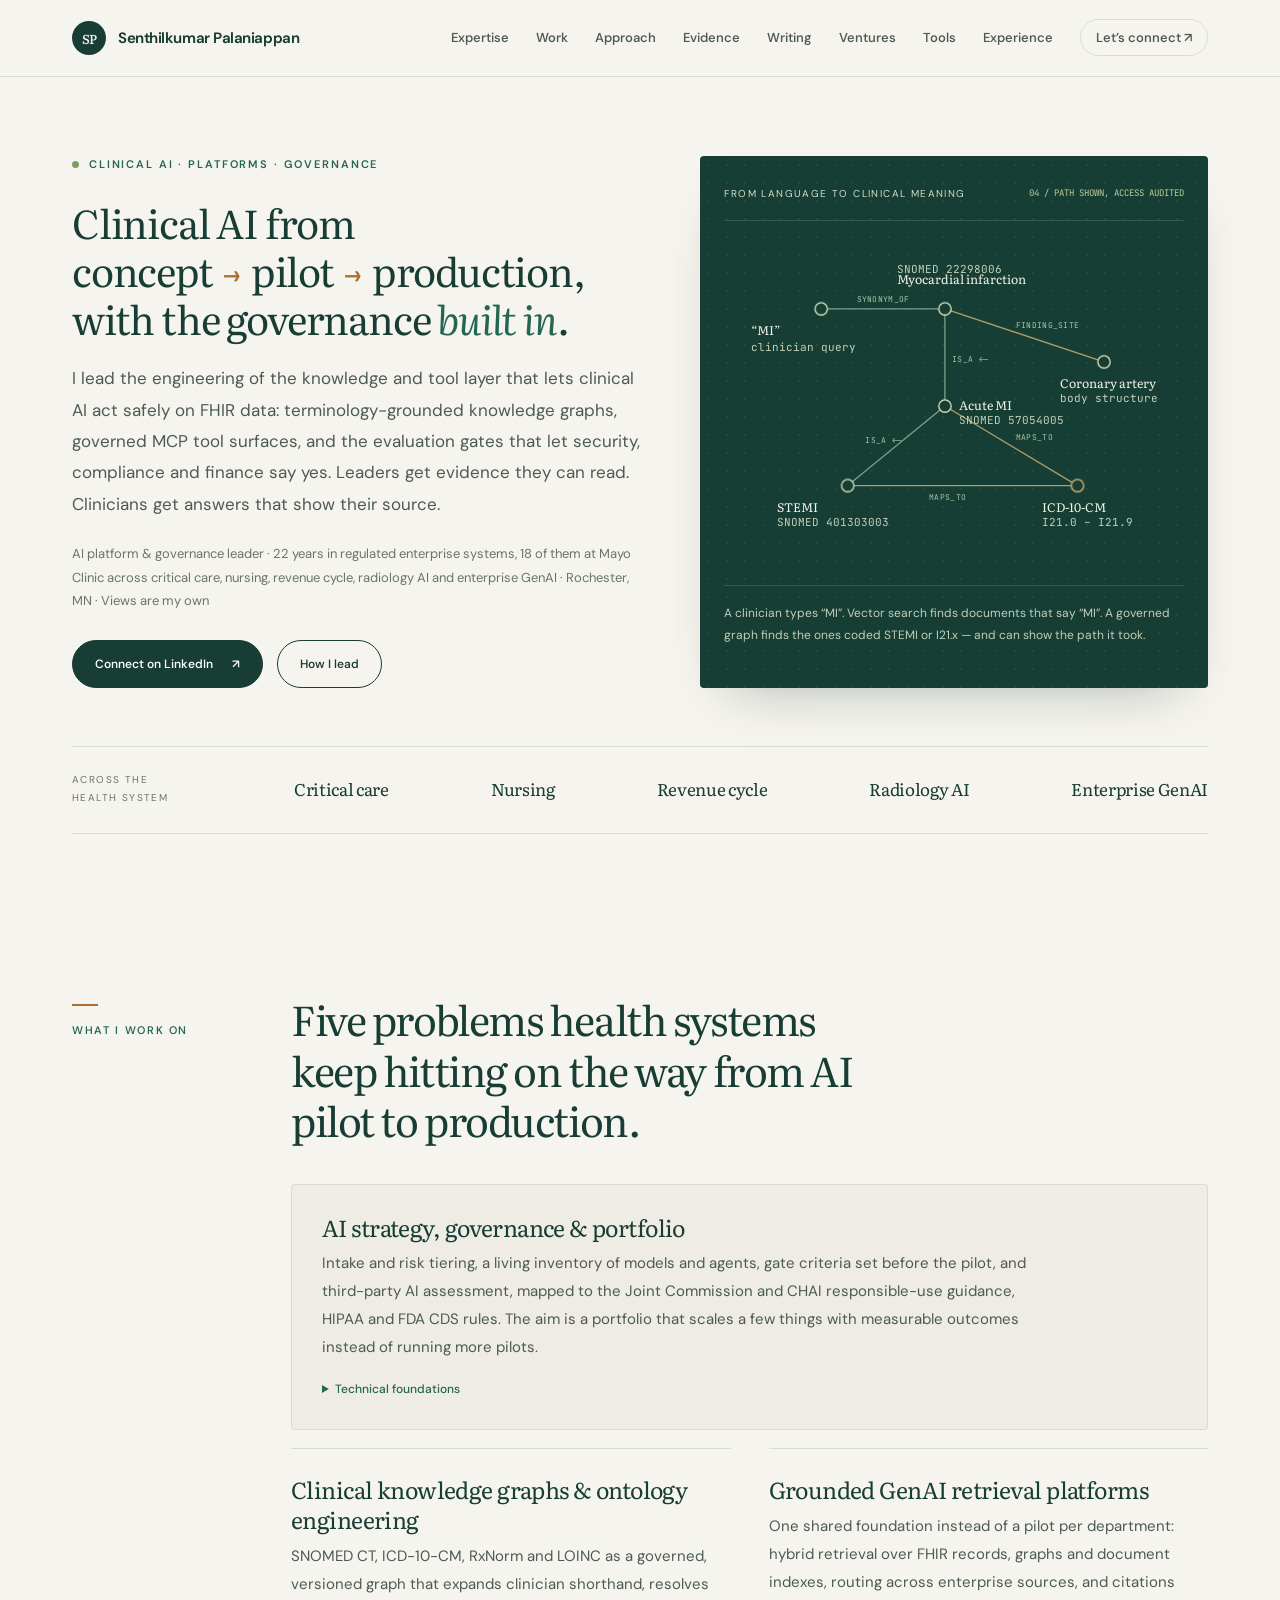
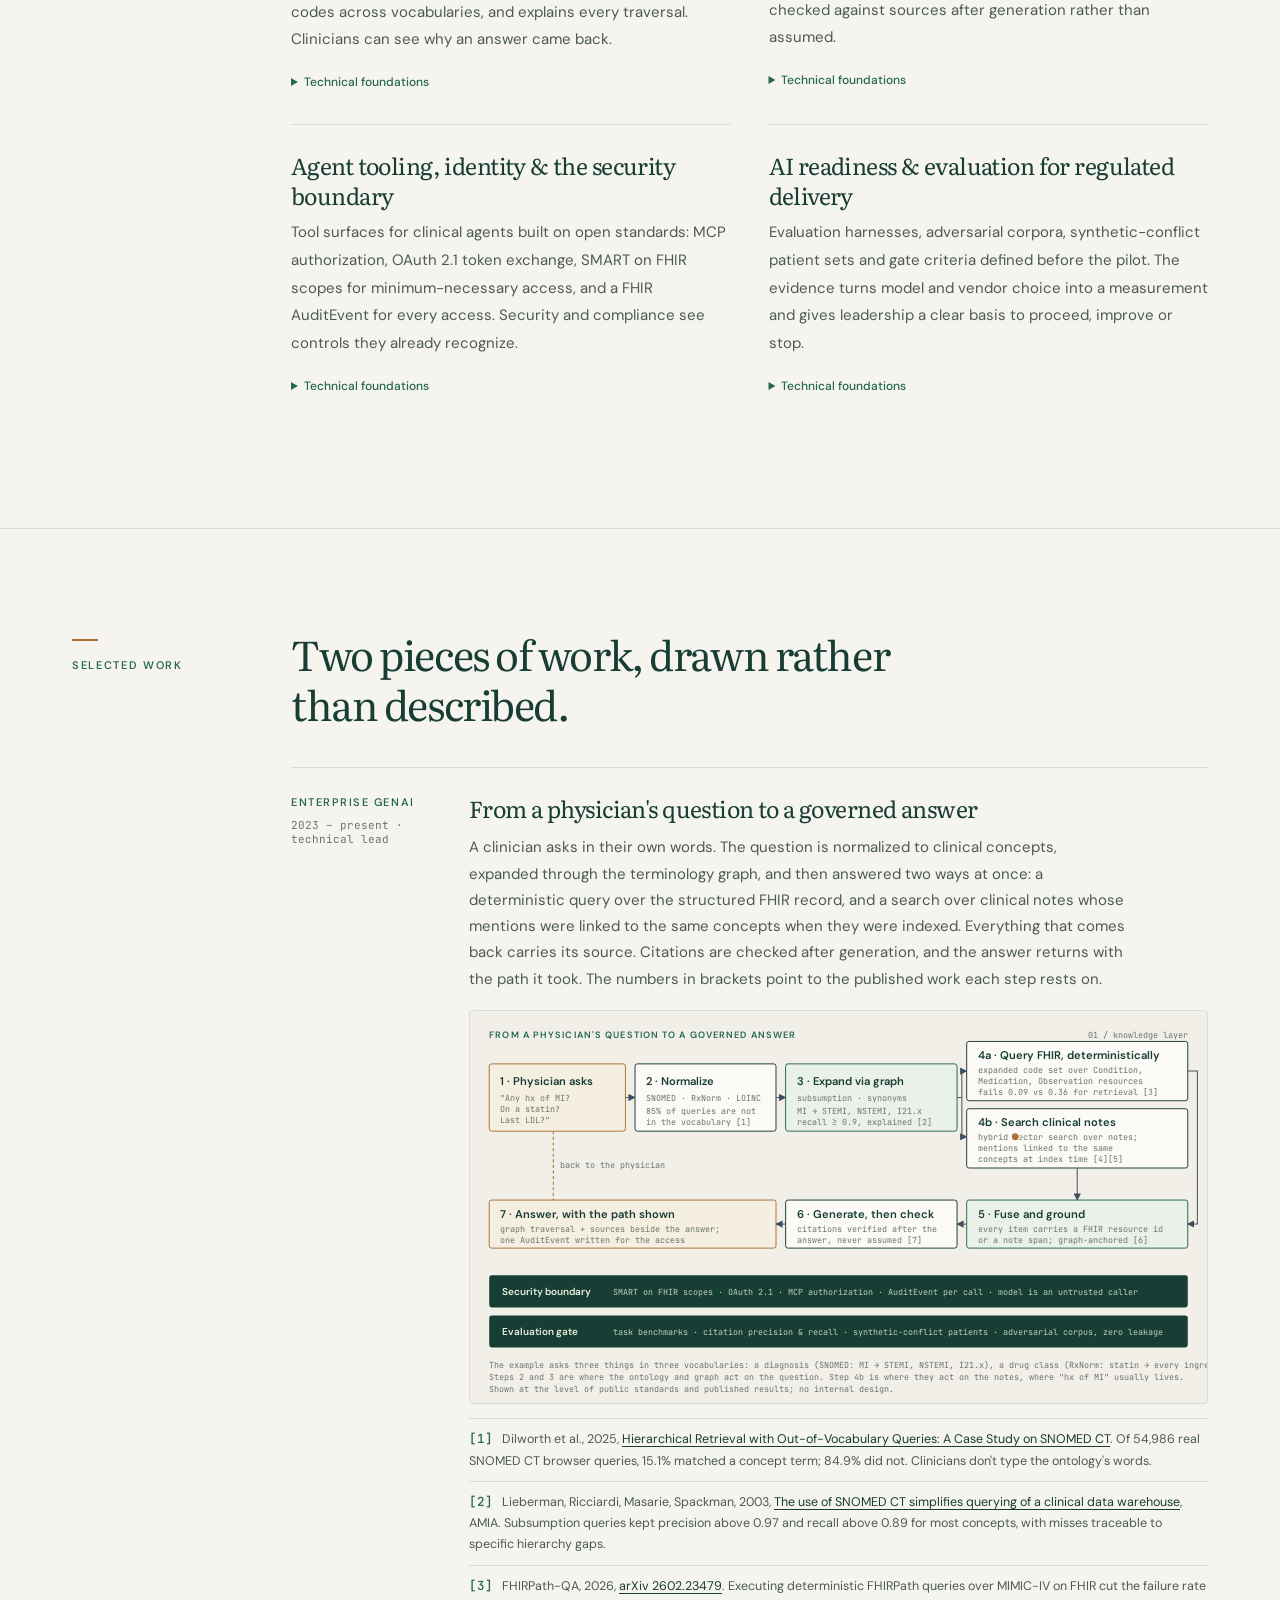
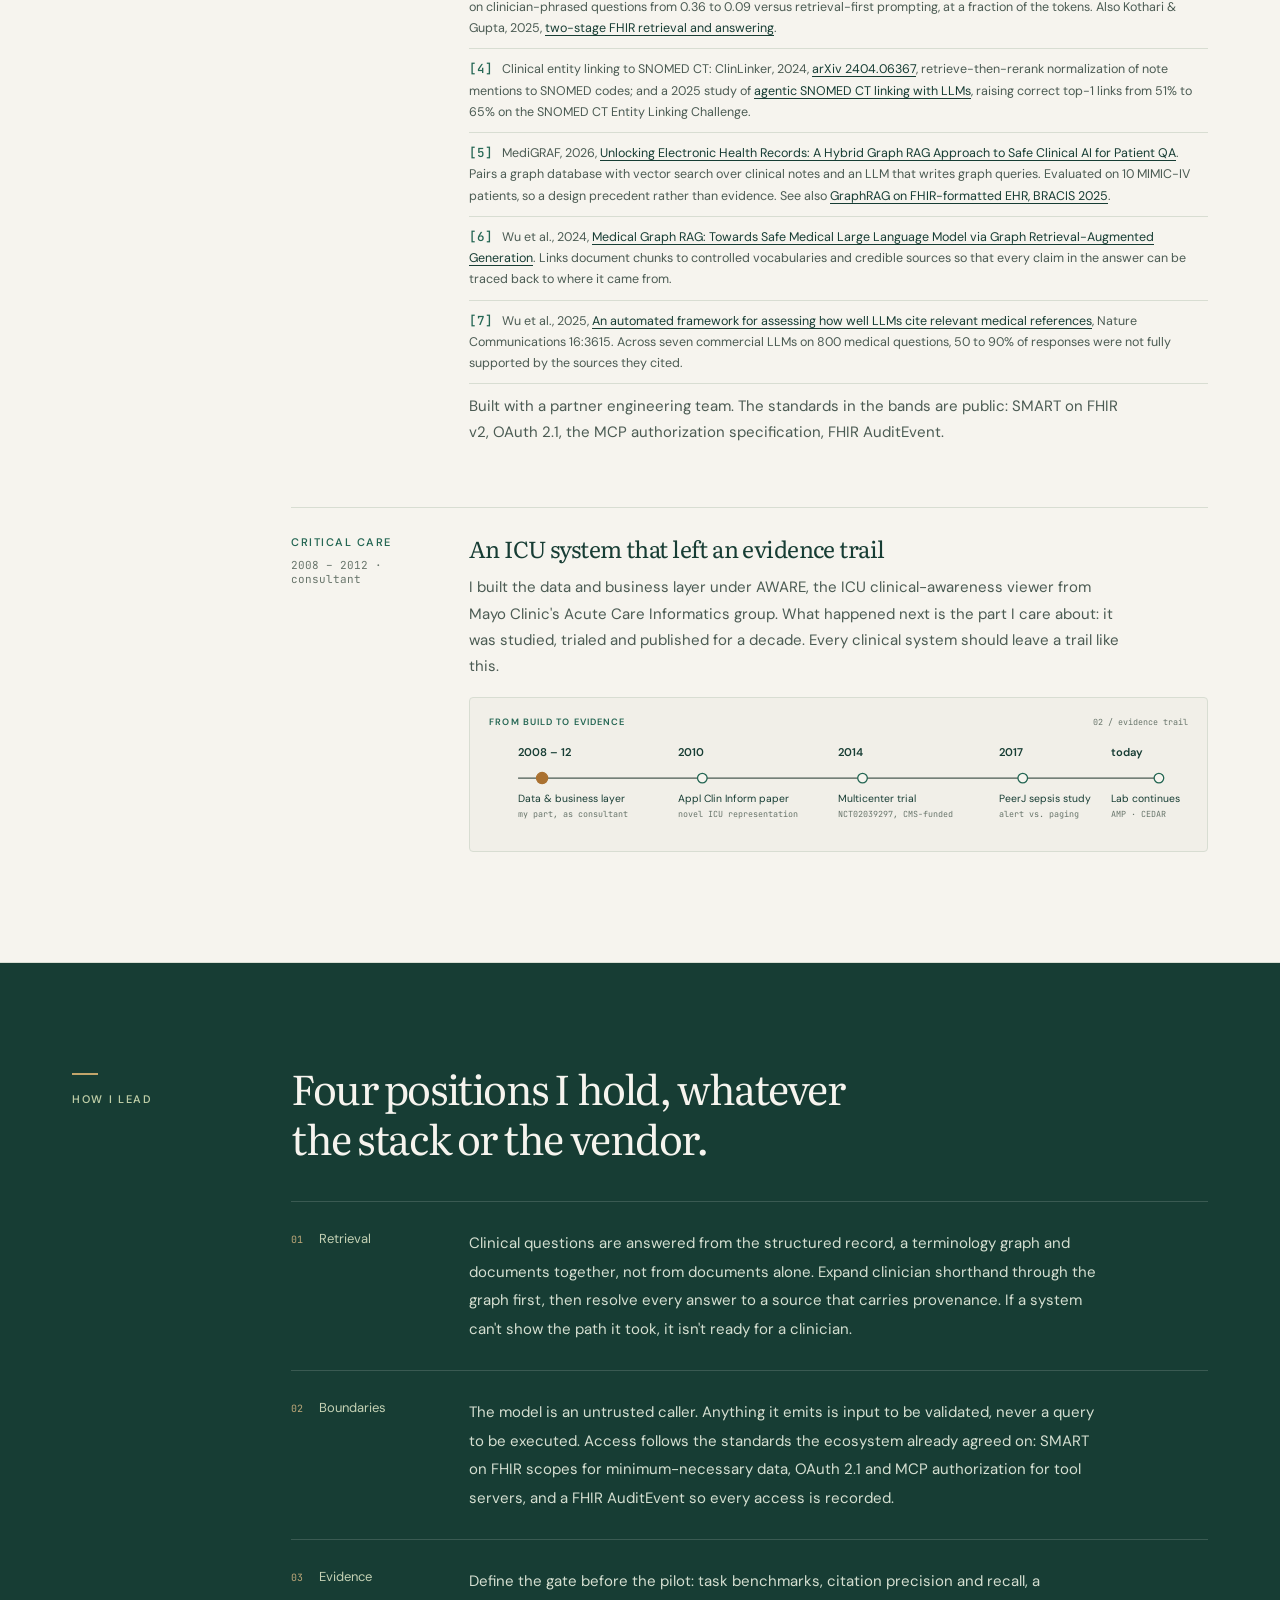
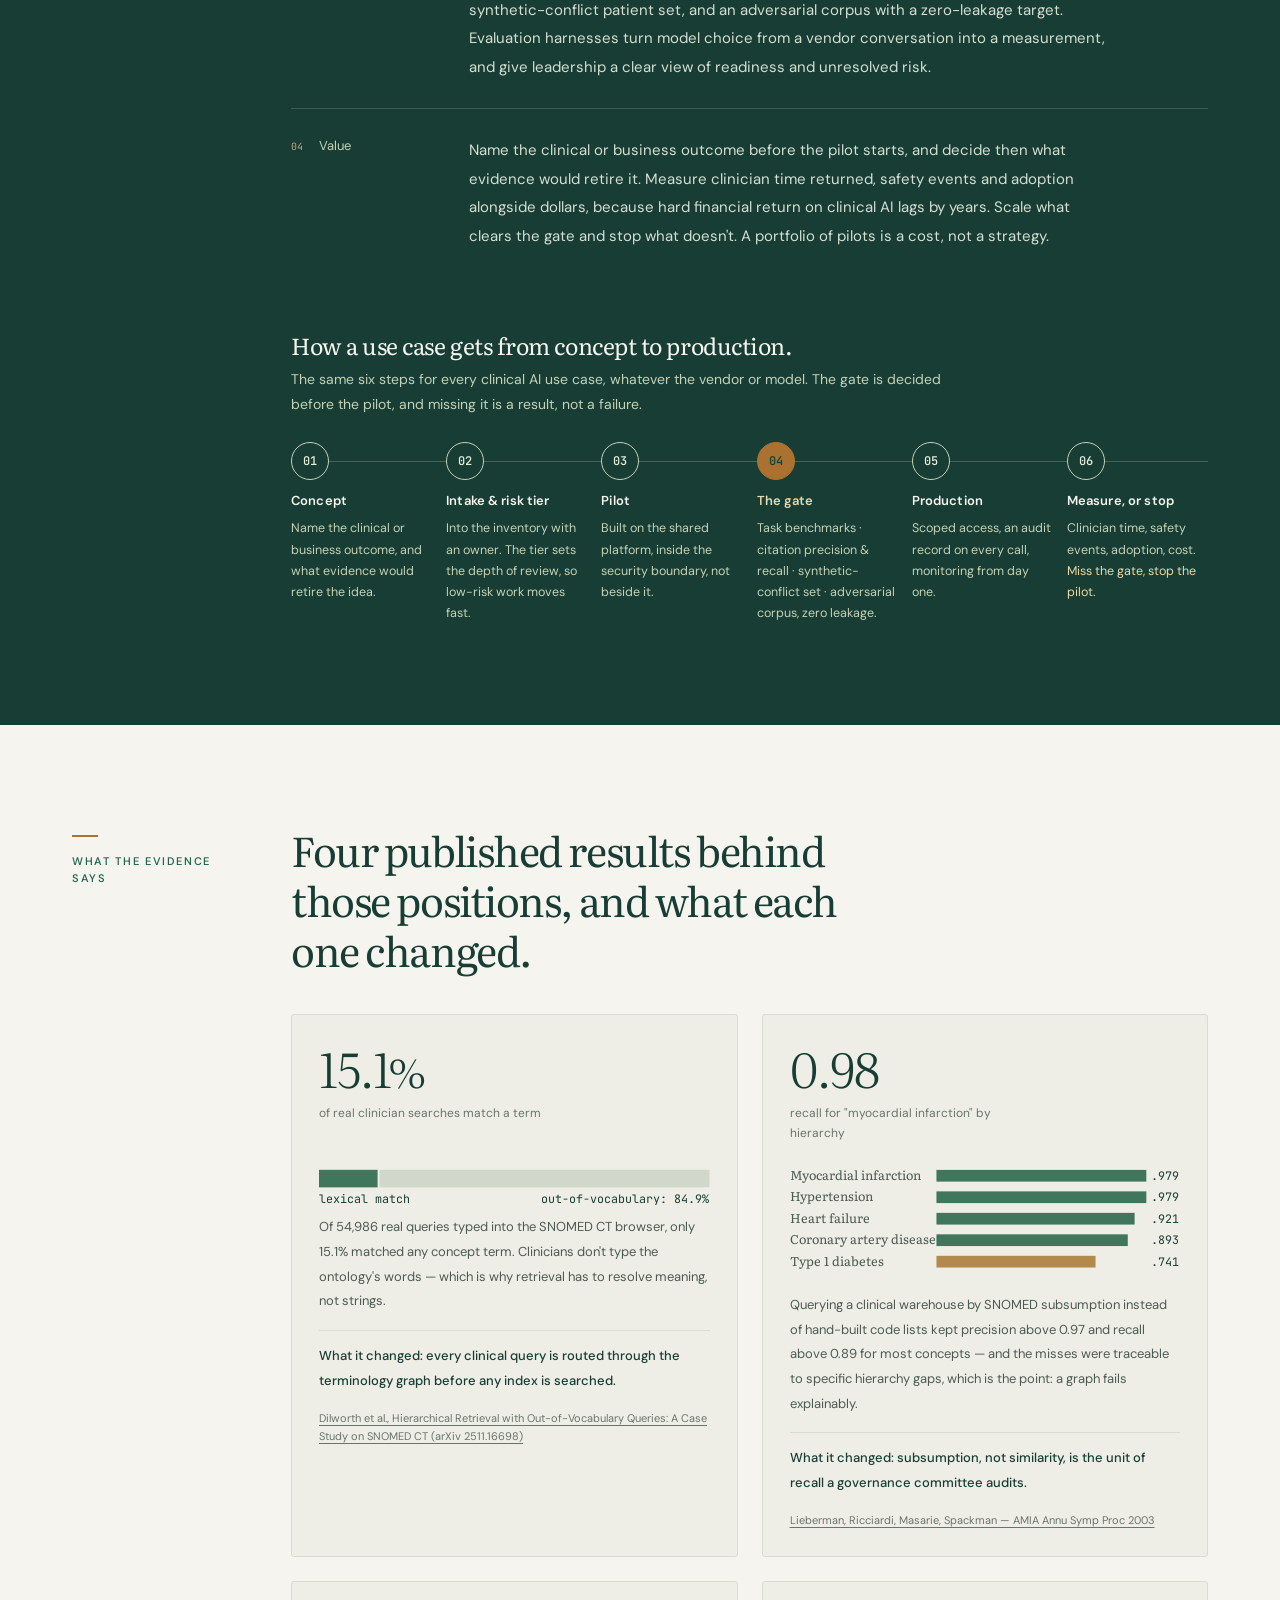
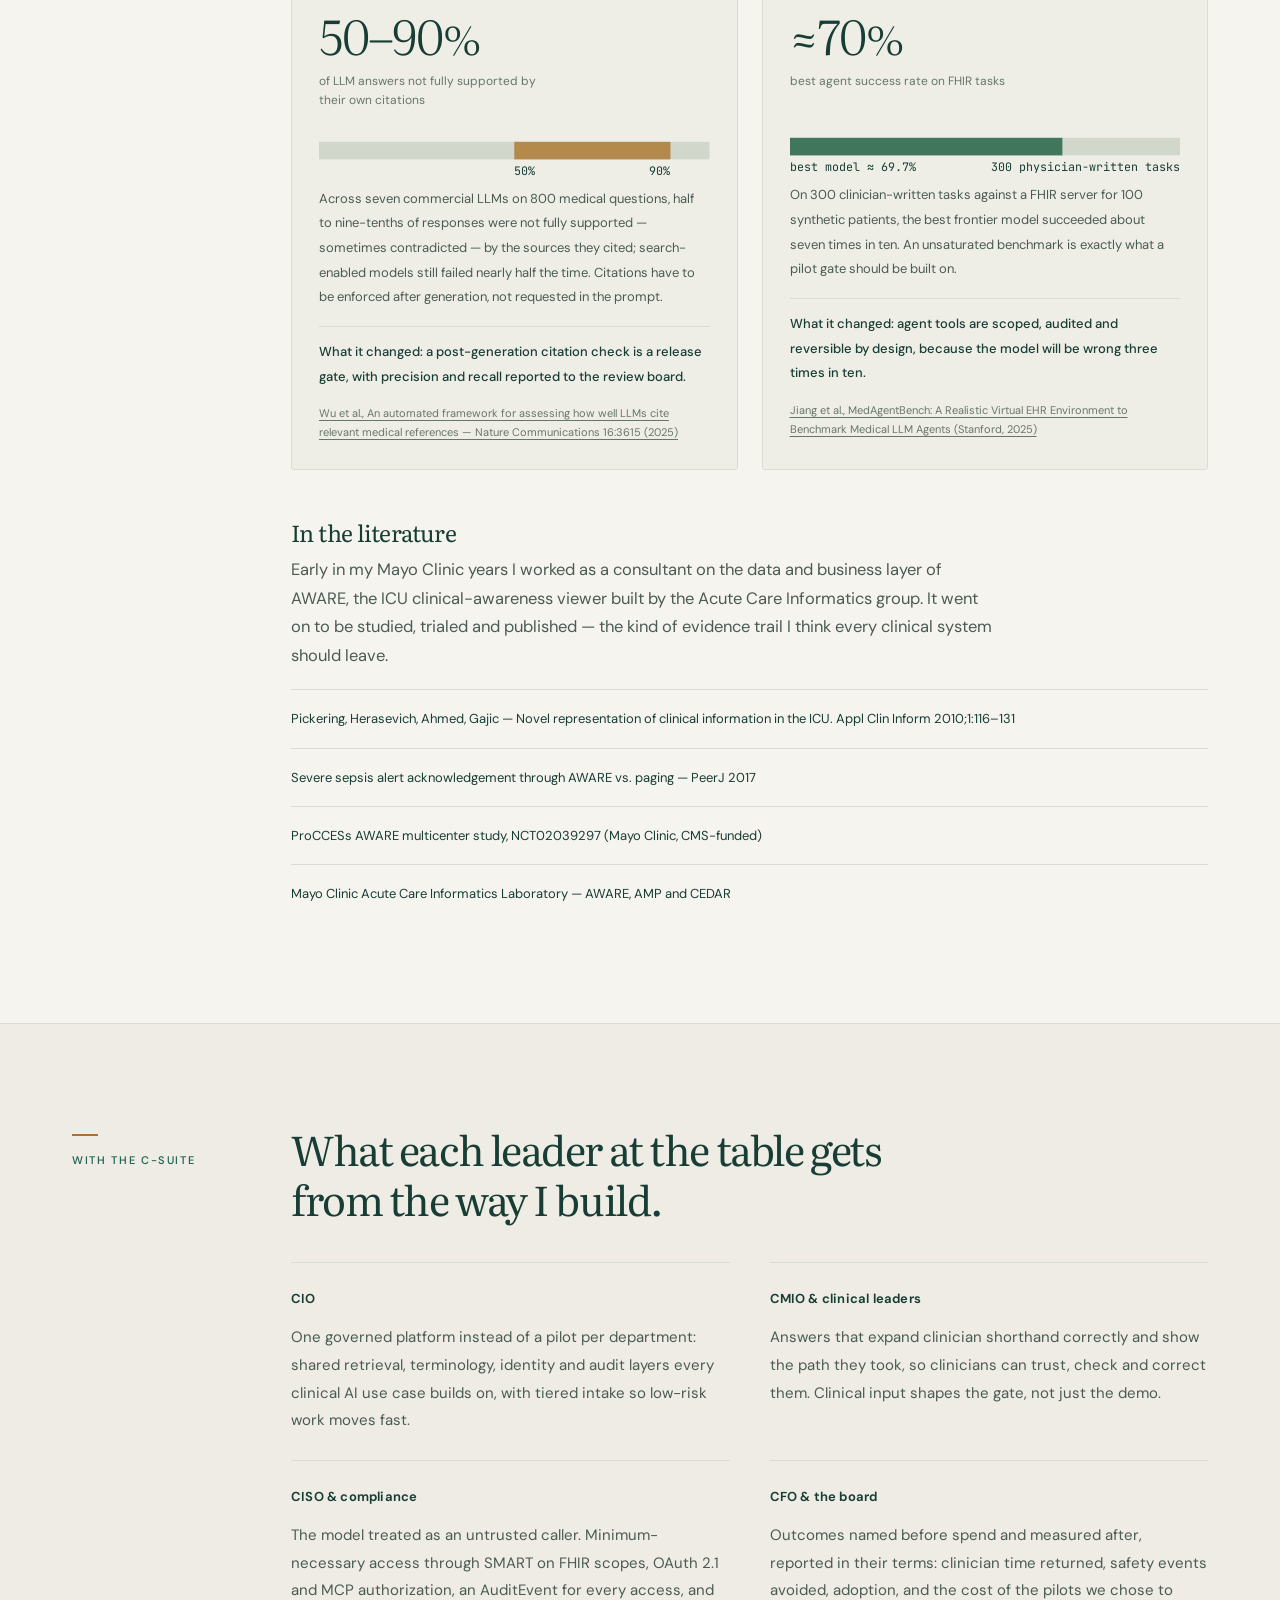
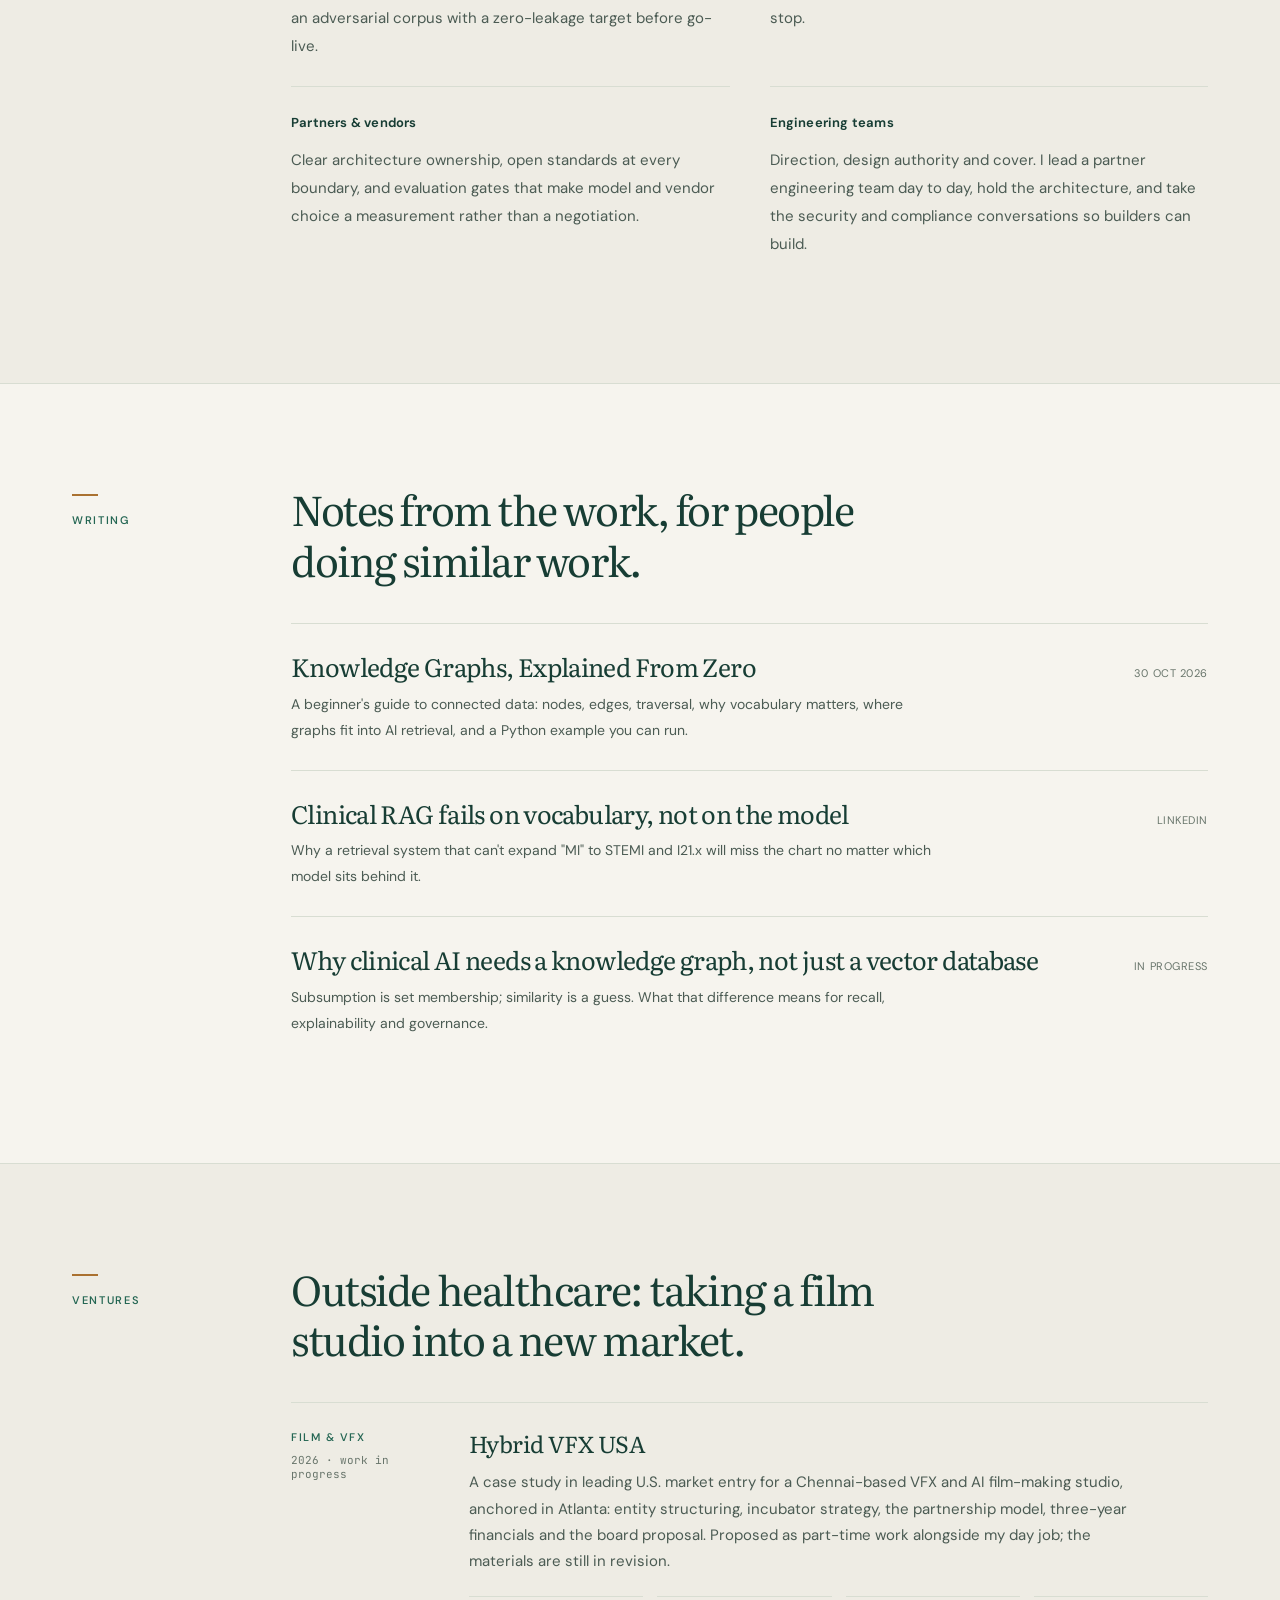
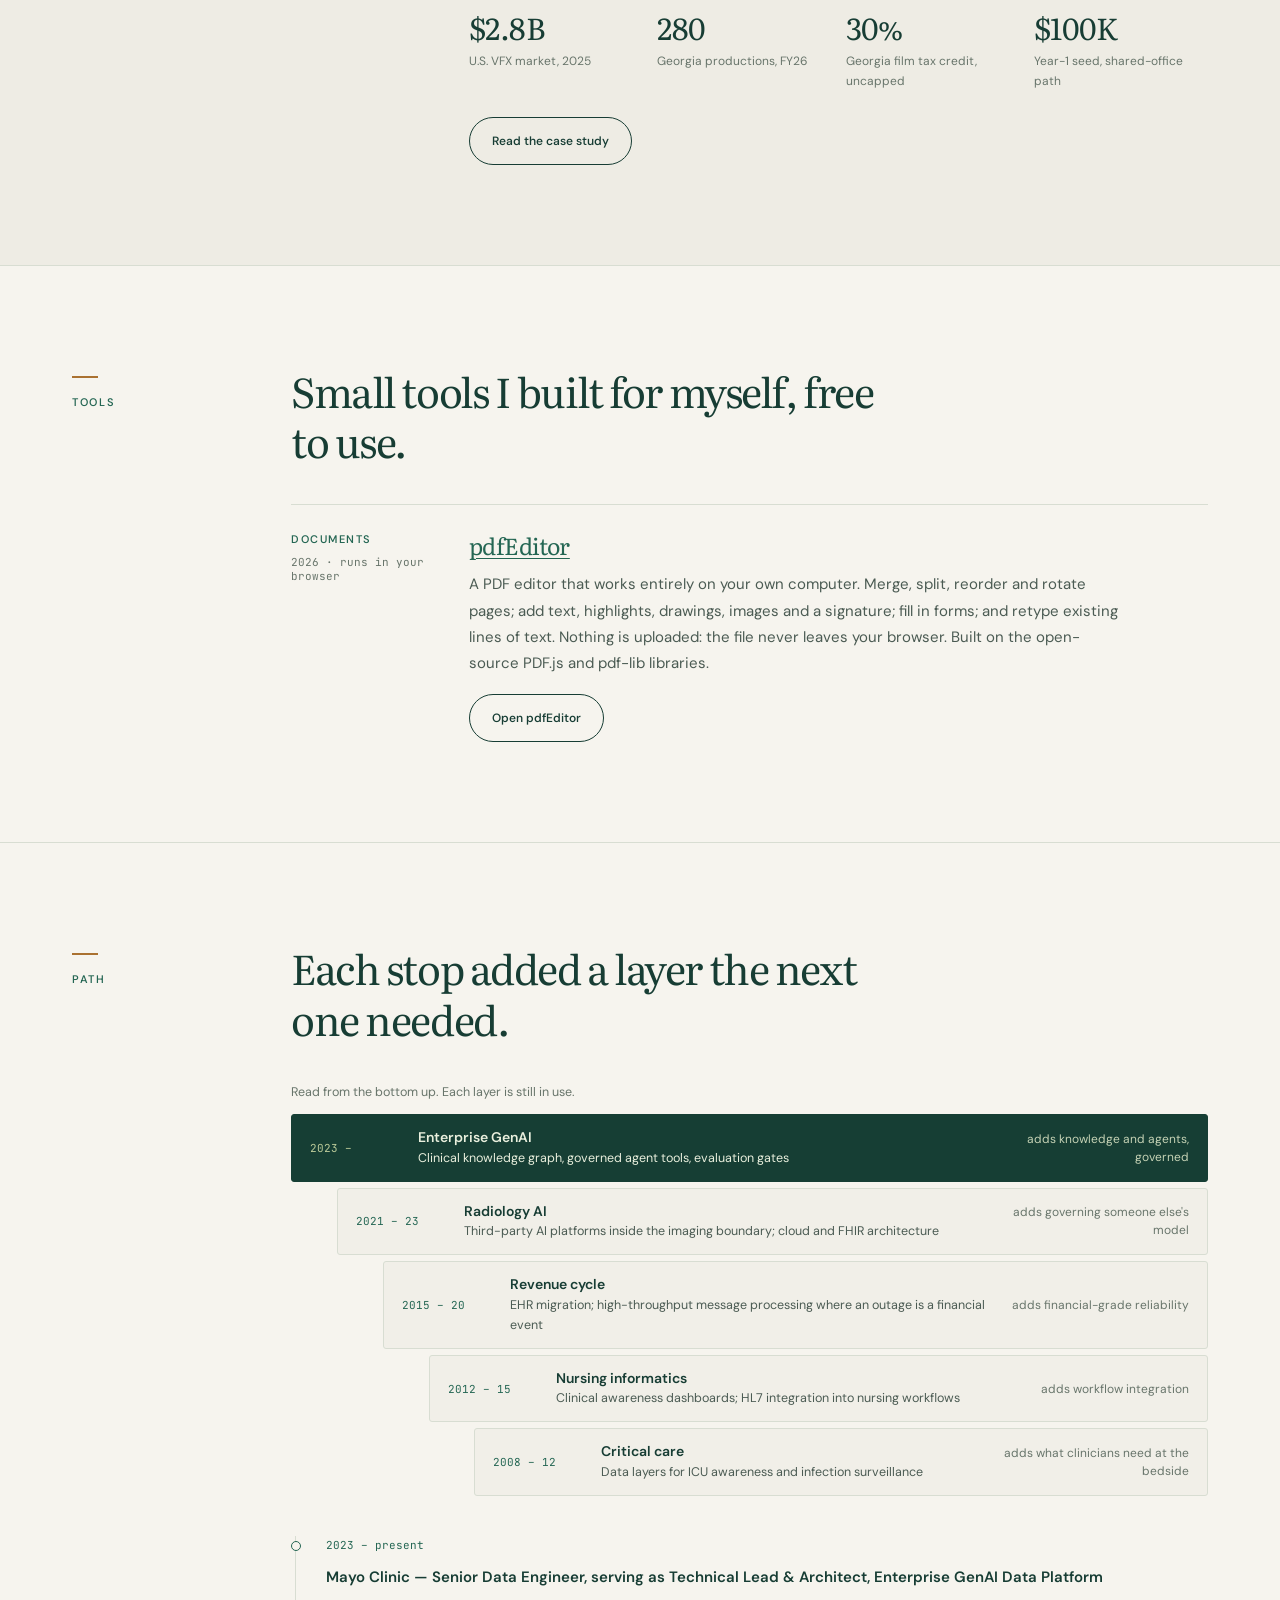
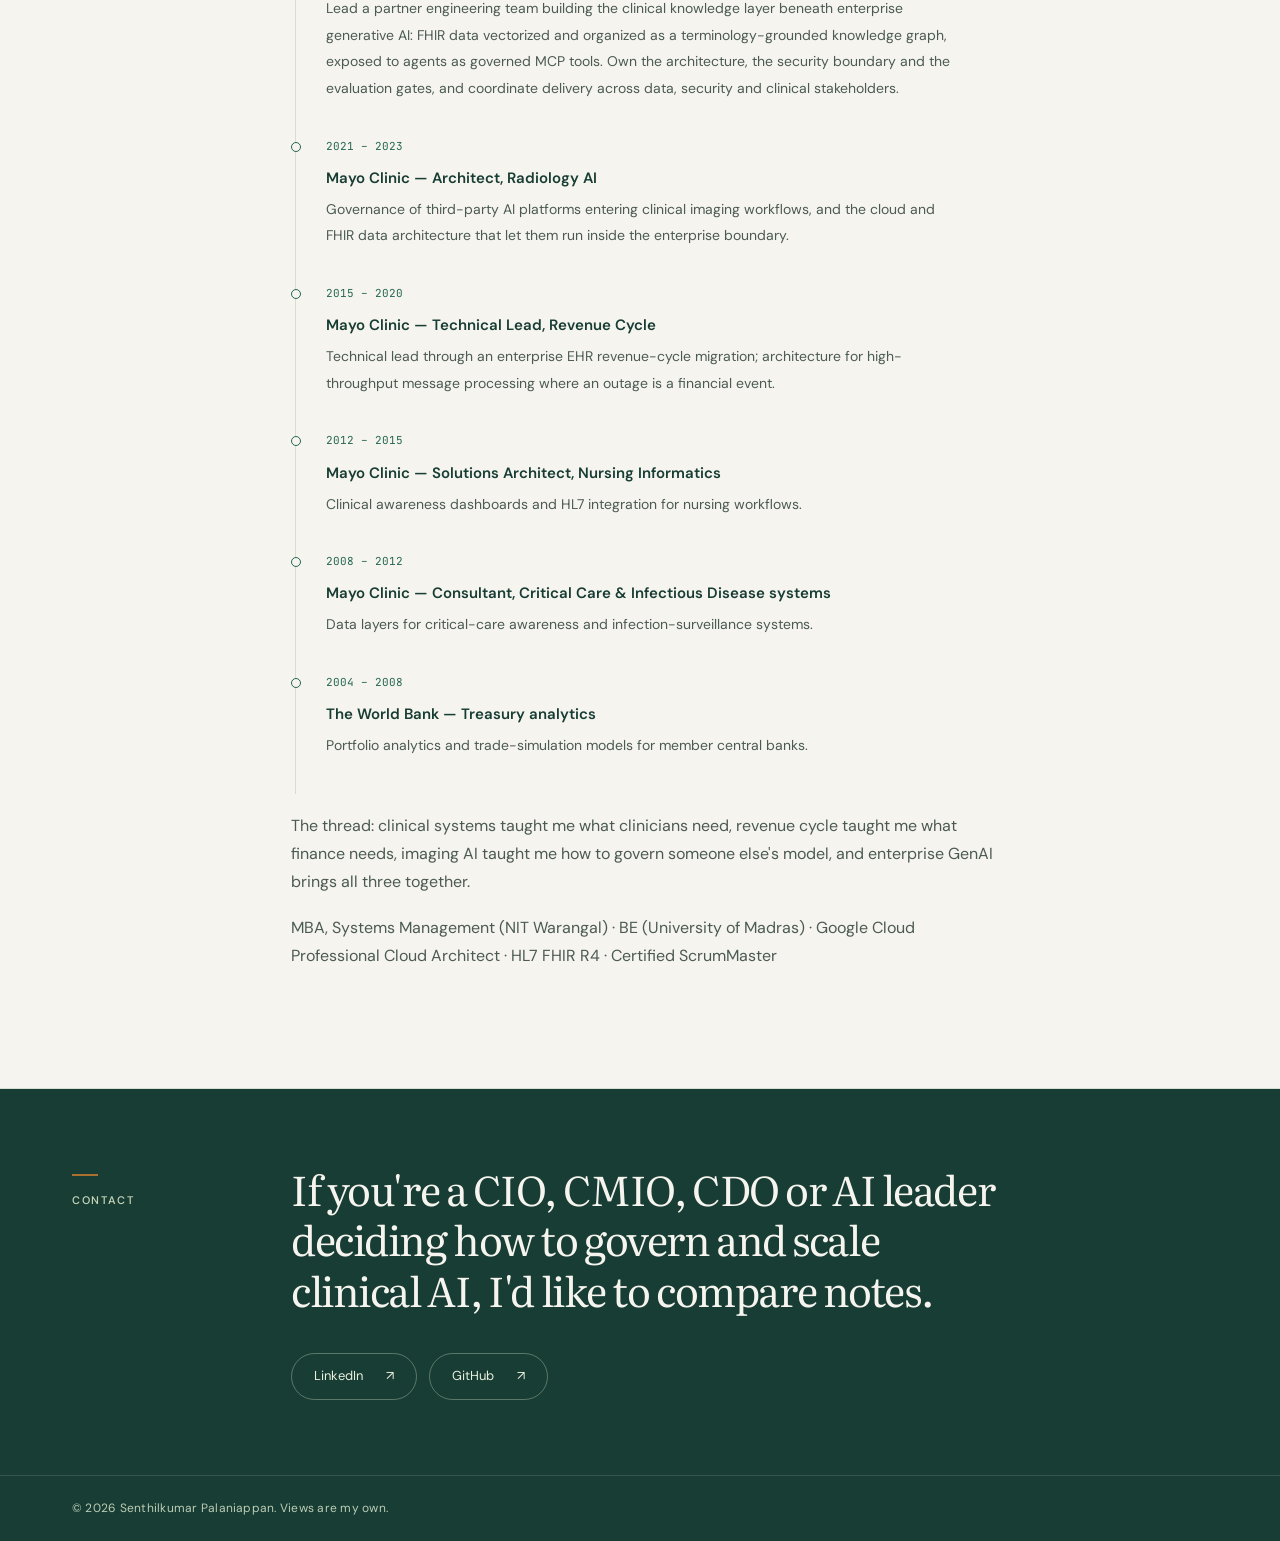
<file: index.html>
<!DOCTYPE html>
<html lang="en">
<head>
<meta charset="utf-8">
<meta name="viewport" content="width=device-width, initial-scale=1">
<title>Senthilkumar Palaniappan — Clinical AI Strategy, Platforms &amp; Governance</title>
<meta name="description" content="Senthilkumar Palaniappan — AI platform and governance leader in academic medicine. Takes clinical AI from pilot to production: FHIR-grounded clinical knowledge graphs, governed agent tooling on MCP, evaluation gates, and the governance that lets security, compliance and finance say yes.">
<link rel="preconnect" href="https://fonts.googleapis.com">
<link rel="preconnect" href="https://fonts.gstatic.com" crossorigin>
<link href="https://fonts.googleapis.com/css2?family=DM+Sans:wght@400;450;500;550;600;650;700&family=Literata:ital,opsz,wght@0,7..72,300;0,7..72,400;0,7..72,500;0,7..72,600;1,7..72,400&family=JetBrains+Mono:wght@400;500&display=swap" rel="stylesheet">
<style>
:root{
  --paper:#EEF1F3; --paper-2:#E4E9ED; --ink:#152238; --ink-2:#3E4C5E; --mute:#6B7788;
  --teal:#1E6B68; --teal-2:#2A8C87; --ochre:#B8862B; --rule:#C9D1D8;
  --serif:"Literata",Georgia,serif; --mono:"JetBrains Mono",ui-monospace,monospace;
  --w:1080px;
}
*{box-sizing:border-box}
html{scroll-behavior:smooth}
@media (prefers-reduced-motion:reduce){html{scroll-behavior:auto}}
body{margin:0;background:var(--paper);color:var(--ink);font-family:var(--serif);font-size:18px;line-height:1.6;font-weight:400;-webkit-font-smoothing:antialiased}
a{color:var(--teal);text-decoration-thickness:1px;text-underline-offset:3px}
a:hover{color:var(--teal-2)}
:focus-visible{outline:2px solid var(--ochre);outline-offset:3px}
.skip{position:absolute;left:-999px;top:8px;background:var(--ink);color:#fff;padding:8px 12px}
.skip:focus{left:8px;z-index:10}

header{position:sticky;top:0;background:color-mix(in srgb,var(--paper) 88%,transparent);backdrop-filter:blur(8px);border-bottom:1px solid var(--rule);z-index:5}
.nav{max-width:var(--w);margin:0 auto;padding:14px 24px;display:flex;align-items:baseline;justify-content:space-between;gap:24px}
.brand{font-weight:600;font-size:17px;color:var(--ink);text-decoration:none;letter-spacing:.01em}
.nav ul{list-style:none;margin:0;padding:0;display:flex;gap:26px;font-size:16px}
.nav ul a{color:var(--ink-2);text-decoration:none}
.nav ul a:hover{color:var(--teal)}

.wrap{max-width:var(--w);margin:0 auto;padding:0 24px}
section{padding:72px 0;border-bottom:1px solid var(--rule)}
.grid{display:grid;grid-template-columns:200px 1fr;gap:40px}
.rail{font-size:15px;color:var(--mute);font-style:italic;padding-top:6px}
h1,h2,h3{font-weight:500;line-height:1.15;margin:0}
h2{font-size:34px;margin-bottom:28px;letter-spacing:-.01em}
h3{font-size:22px;margin-bottom:8px}
p{margin:0 0 18px;max-width:64ch}
.lede{font-size:21px;color:var(--ink-2);max-width:58ch}

/* hero */
.hero{padding:84px 0 64px}
.hero .grid{grid-template-columns:1.05fr 1fr;align-items:center;gap:56px}
.hero h1{font-size:50px;font-weight:300;letter-spacing:-.015em;margin-bottom:22px}
.hero h1 em{font-style:italic;font-weight:400}
.hero .who{font-size:17px;color:var(--mute);margin-bottom:34px}
.cta{display:inline-flex;gap:14px;flex-wrap:wrap}
.btn{display:inline-block;padding:12px 20px;border:1.5px solid var(--ink);color:var(--ink);text-decoration:none;font-size:16px;border-radius:2px}
.btn.primary{background:var(--ink);color:#fff}
.btn:hover{border-color:var(--teal);color:var(--teal)}
.btn.primary:hover{background:var(--teal);color:#fff}

.graph{width:100%;height:auto;display:block}
.graph .edge{stroke:var(--ochre);stroke-width:1.5;fill:none;stroke-dasharray:400;stroke-dashoffset:400;animation:draw 1.1s ease-out forwards}
.graph .edge.isa{stroke:var(--teal)}
.graph .node{fill:var(--paper);stroke:var(--ink);stroke-width:1.5;opacity:0;animation:pop .5s ease-out forwards}
.graph .node.code{stroke:var(--ochre)}
.graph .lbl{font-family:var(--serif);font-size:14px;fill:var(--ink);opacity:0;animation:pop .5s ease-out forwards}
.graph .code-lbl{font-family:var(--mono);font-size:12.5px;fill:var(--ink-2);opacity:0;animation:pop .5s ease-out forwards}
.graph .elbl{font-family:var(--mono);font-size:10.5px;fill:var(--mute);opacity:0;animation:pop .5s ease-out forwards;letter-spacing:.04em}
@keyframes draw{to{stroke-dashoffset:0}}
@keyframes pop{to{opacity:1}}
@media (prefers-reduced-motion:reduce){.graph .edge{stroke-dashoffset:0;animation:none}.graph .node,.graph .lbl,.graph .code-lbl,.graph .elbl{opacity:1;animation:none}}
.caption{font-size:14px;color:var(--mute);font-style:italic;margin-top:10px;max-width:none}

/* practice areas — ruled list */
.areas{display:grid;grid-template-columns:1fr 1fr;gap:0 48px}
.area{padding:22px 0;border-top:1px solid var(--rule)}
.area p{font-size:17px;color:var(--ink-2);margin:0}
.area .stack{font-family:var(--mono);font-size:12.5px;color:var(--mute);margin-top:10px;line-height:1.7}
.area.wide{grid-column:1/-1}
.area.wide p{max-width:72ch}

/* work */
.work{display:grid;gap:36px}
.case{display:grid;grid-template-columns:160px 1fr;gap:28px;padding-top:24px;border-top:1px solid var(--rule)}
.case .k{font-size:15px;color:var(--mute);line-height:1.5}
.case p{font-size:17px}
.case ul{margin:0;padding-left:18px;color:var(--ink-2);font-size:16.5px}
.case li{margin-bottom:6px}

/* evidence */
.ev{display:grid;grid-template-columns:1fr 1fr;gap:40px 48px}
.ev figure{margin:0;padding-top:20px;border-top:1px solid var(--rule)}
.ev svg{width:100%;height:auto;display:block}
.ev figcaption{font-size:15px;color:var(--ink-2);margin-top:10px;line-height:1.5}
.ev figcaption a{font-size:13.5px;color:var(--mute);display:block;margin-top:4px}
.ev .drove{display:block;margin-top:8px;color:var(--ink);font-style:italic}
.ev .big{font-size:40px;font-weight:300;letter-spacing:-.02em;line-height:1;margin:0 0 6px}
.ev .big small{font-size:16px;color:var(--mute);letter-spacing:0;margin-left:8px;font-weight:400}
.chart text{font-family:var(--serif);font-size:13px;fill:var(--ink-2)}
.chart .v{font-family:var(--mono);font-size:12px;fill:var(--ink)}
.chart .bar{fill:var(--teal)}
.chart .bar.dim{fill:var(--rule)}
.chart .bar.oc{fill:var(--ochre)}
.bd{width:100%;height:auto;display:block;margin:14px 0 4px}
.bd text{font-family:var(--serif);font-size:12.5px;fill:var(--ink)}
.bd .m{font-family:var(--mono);font-size:10.5px;fill:var(--mute)}
.bd .box{fill:var(--paper);stroke:var(--ink);stroke-width:1.2}
.bd .box.g{stroke:var(--teal)}
.bd .ln{stroke:var(--ink-2);stroke-width:1.2;fill:none}
.bd .ln.no{stroke:var(--ochre);stroke-dasharray:4 3}
.lit{list-style:none;margin:0;padding:0}
.lit li{padding:14px 0;border-top:1px solid var(--rule);font-size:16px;color:var(--ink-2)}
.lit a{color:var(--ink)}
@media (max-width:860px){.ev{grid-template-columns:1fr}}

/* leadership table */
.table{display:grid;grid-template-columns:1fr 1fr;gap:0 48px}
.table .row{padding:20px 0;border-top:1px solid var(--rule)}
.table .row b{display:block;font-weight:500;font-size:19px;margin-bottom:6px}
.table .row p{font-size:16.5px;color:var(--ink-2);margin:0}
@media (max-width:860px){.table{grid-template-columns:1fr}}

/* writing */
.posts{list-style:none;margin:0;padding:0}
.posts li{padding:18px 0;border-top:1px solid var(--rule);display:grid;grid-template-columns:1fr auto;gap:20px;align-items:baseline}
.posts a{text-decoration:none;color:var(--ink);font-size:20px}
.posts a:hover{color:var(--teal);text-decoration:underline}
.posts small{color:var(--mute);font-size:14px;white-space:nowrap}
.posts .sum{grid-column:1/-1;color:var(--ink-2);font-size:16px;margin:0}

/* timeline */
.tl{list-style:none;margin:0;padding:0;border-left:1.5px solid var(--rule);margin-left:4px}
.tl li{position:relative;padding:0 0 26px 28px}
.tl li::before{content:"";position:absolute;left:-6px;top:10px;width:10px;height:10px;border-radius:50%;background:var(--paper);border:1.5px solid var(--teal)}
.tl .yr{font-family:var(--mono);font-size:12.5px;color:var(--mute);display:block;margin-bottom:2px}
.tl b{font-weight:500}
.tl p{font-size:16px;color:var(--ink-2);margin:4px 0 0}

/* contact */
.contact{padding:72px 0 56px;border-bottom:none}
.contact .links{display:flex;gap:28px;flex-wrap:wrap;font-size:18px}
footer{font-size:14px;color:var(--mute);padding:16px 0 40px}

@media (max-width:860px){
  body{font-size:17px}
  .grid,.hero .grid{grid-template-columns:1fr;gap:16px}
  .rail{padding-top:0}
  .hero{padding:48px 0}
  .hero h1{font-size:36px}
  h2{font-size:28px}
  section{padding:52px 0}
  .areas{grid-template-columns:1fr}
  .case{grid-template-columns:1fr;gap:6px}
  .nav{flex-direction:column;gap:6px;align-items:flex-start;padding:12px 20px}
  .nav ul{gap:14px;font-size:14px;flex-wrap:wrap}
}

/* Editorial identity */
:root{--paper:#f6f4ee;--paper-2:#eeece4;--ink:#173d34;--ink-2:#4b5b53;--mute:#68756b;--teal:#246653;--teal-2:#347d65;--ochre:#aa7130;--rule:#d8ddd2;--sans:"DM Sans",Arial,sans-serif;--w:1200px}
body{font-family:var(--sans);font-size:17px;line-height:1.75}
::selection{background:#d1dfb6;color:#173d34}
header{background:#f6f4eef2;backdrop-filter:blur(16px)}
.nav{padding:21px 32px;align-items:center;gap:30px}
.brand{font-size:15px;font-weight:650;display:flex;align-items:center;gap:12px;white-space:nowrap;letter-spacing:-.03em}
.brand::before{content:"SP";font:500 13px var(--serif);letter-spacing:-.07em;background:var(--ink);color:var(--paper);width:34px;height:34px;border-radius:50%;display:grid;place-items:center}
.nav ul{gap:27px;font-size:12px;font-weight:550;align-items:center}
.nav ul li:last-child a{border:1px solid var(--rule);padding:9px 15px;border-radius:40px}
.wrap{padding:0 32px}
section{padding:100px 0;scroll-margin-top:95px}
.grid{grid-template-columns:165px minmax(0,1fr);gap:54px}
.rail{font:550 10px/1.6 var(--sans);letter-spacing:.15em;text-transform:uppercase;color:var(--teal);padding-top:10px}
.rail::before{content:"";display:block;width:26px;height:2px;background:var(--ochre);margin-bottom:16px}
h1,h2,h3{font-family:var(--serif)}
h2{font-weight:400;font-size:clamp(30px,3.2vw,43px);line-height:1.23;max-width:25ch;margin-bottom:38px;letter-spacing:-.035em}
h3{font-size:23px;font-weight:400;line-height:1.3;letter-spacing:-.025em}
.hero{padding:78px 0 60px;overflow:hidden;border-bottom:0}
.hero .grid{grid-template-columns:1.13fr 1fr;gap:55px;align-items:center}
.eyebrow{font-size:10px;font-weight:600;text-transform:uppercase;letter-spacing:.17em;color:var(--teal);display:flex;align-items:center;gap:10px;margin:0 0 24px}
.eyebrow::before{content:"";height:7px;width:7px;background:#7e9c63;border-radius:50%}
.hero h1{font-size:clamp(40px,4.6vw,62px);line-height:1.13;font-weight:400;letter-spacing:-.045em;margin-bottom:26px}
.hero h1 em{color:var(--teal);font-weight:400}
.lede{font-size:16px;line-height:1.85;max-width:53ch;color:var(--ink-2)}
.hero .who{font-size:11px;line-height:1.9;max-width:64ch;margin:22px 0 28px}
.btn{font:550 12px var(--sans);padding:15px 22px;border-radius:40px;border-width:1px;transition:background .2s,color .2s,transform .2s}
.btn:hover{transform:translateY(-2px)}
.btn.primary{background:var(--ink);border-color:var(--ink)}
.btn.primary::after{content:" ↗";margin-left:16px}
.graph-panel{background:#163e34;border-radius:4px;padding:29px 24px 23px;position:relative;background-image:radial-gradient(#bcd1b014 .8px,transparent .8px);background-size:18px 18px;box-shadow:0 25px 55px -32px #173d3466}
.panel-top{display:flex;justify-content:space-between;align-items:center;font-size:9px;letter-spacing:.14em;text-transform:uppercase;color:#d3ddc8;border-bottom:1px solid #ffffff24;padding-bottom:18px;margin-bottom:26px}
.panel-top span:last-child{color:#bdcc9a;font-family:var(--mono);font-size:9px;letter-spacing:0}
.graph .node{fill:#173e34;stroke:#d5e3bb;opacity:1;animation:none}
.graph .node.code{stroke:#d9b976}
.graph .lbl{fill:#f1f3e6;opacity:1;animation:none}
.graph .code-lbl{fill:#c2d0b7;opacity:1;animation:none}
.graph .elbl{fill:#adc2a5;opacity:1;animation:none;font-size:9px}
.graph .edge{stroke:#d5b477;stroke-dashoffset:0;animation:none;opacity:.8}
.graph .edge.isa{stroke:#91b99b}
.graph-panel .caption{color:#c0cfba;font-family:var(--sans);font-style:normal;font-size:11px;line-height:1.8;padding-top:17px;border-top:1px solid #ffffff24;margin-top:20px}
.career-strip{display:flex;justify-content:space-between;gap:24px;border-top:1px solid var(--rule);border-bottom:1px solid var(--rule);padding:24px 0 27px;margin-top:58px;align-items:center}
.career-strip .strip-label{font-size:9px;text-transform:uppercase;letter-spacing:.14em;color:var(--mute);max-width:120px}
.career-strip span:not(.strip-label){font-family:var(--serif);font-size:17px;letter-spacing:-.02em}
.areas{gap:0 38px}.area{padding:26px 0 30px}.area p{font-size:14px;line-height:1.85}.area .stack{font-size:10px;line-height:1.9;color:var(--teal);margin-top:17px}
.area.wide{background:var(--paper-2);padding:28px 30px;margin-bottom:18px;border:1px solid var(--rule);border-radius:3px}
#selected{background:var(--ink);color:var(--paper);border:0}
#selected .rail{color:#bfcea7}#selected .rail::before{background:#c2a56b}
#selected h2{max-width:24ch}
.work{gap:0;counter-reset:position}
.case{grid-template-columns:150px minmax(0,1fr);gap:28px;border-color:#ffffff26;padding:27px 0;counter-increment:position}
.case .k{color:#c5d2b5;font-size:12px;display:flex;gap:16px;align-items:baseline}
.case .k::before{content:"0" counter(position);font-family:var(--mono);font-size:10px;color:#bca779}
.case p{font-size:14px;line-height:1.9;color:#d5dfd1;margin:0}
.ev{gap:24px}.ev figure{background:#eeeee6;border:1px solid var(--rule);padding:27px;border-radius:3px;min-width:0}
.ev .big{font-family:var(--serif);font-size:48px;color:var(--ink);margin-bottom:23px;line-height:1.1}
.ev .big small{display:block;font-family:var(--sans);font-size:11px;line-height:1.6;margin:10px 0 0;letter-spacing:0;max-width:28ch;min-height:35px}
.ev figcaption{font-size:12px;line-height:1.9}.ev figcaption a{font-size:10px;line-height:1.7;margin-top:15px}.ev .drove{font-style:normal;border-top:1px solid var(--rule);padding-top:13px;margin-top:16px;font-weight:500}
.chart .bar.dim{fill:#d1d8cb}.chart .bar{fill:#40765b}.chart .bar.oc{fill:#b38a4c}
.lit li{font-size:12px;padding:17px 0;line-height:1.8}.lit a{text-decoration:none}.lit a:hover{text-decoration:underline}
#leadership{background:var(--paper-2)}
.table{gap:0 40px}.table .row{padding:25px 0}.table .row b{font-size:12px;font-family:var(--sans);font-weight:650;margin-bottom:13px;letter-spacing:.015em}.table .row p{font-size:14px;line-height:1.85}
.posts li{padding:26px 0;gap:8px 20px}.posts a,.posts .draft-title{font:400 25px/1.35 var(--serif);letter-spacing:-.025em}.posts small{font-size:10px;text-transform:uppercase;letter-spacing:.05em}.posts .sum{font-size:13px;max-width:65ch;line-height:1.85}
.tl{margin-top:10px}.tl li{padding:0 0 35px 30px}.tl .yr{font-size:10px;margin-bottom:9px;color:var(--teal)}.tl b{font-size:14px;font-weight:600;line-height:1.8;display:block}.tl p{font-size:13px;line-height:1.9}.tl li::before{background:var(--paper);top:5px;width:8px;height:8px;left:-5px}
.contact{background:var(--ink);color:var(--paper);padding:75px 0}.contact .rail{color:#c5d2b5}.contact h2{font-size:clamp(29px,3.2vw,43px);max-width:30ch}.contact .links{gap:12px}.contact .links a{font-size:12px;border:1px solid #d2dfc45c;padding:11px 22px;border-radius:30px;color:#e9efdd;text-decoration:none}.contact .links a::after{content:" ↗";margin-left:20px}.contact .links a:hover{background:#ffffff12}
footer{background:var(--ink);color:#bdcdb6;border-top:1px solid #ffffff20;font-size:10px;padding:22px 0;letter-spacing:.02em}
@media(min-width:861px) and (max-width:1100px){.nav ul{gap:16px}.hero .grid{gap:30px}.grid{gap:32px;grid-template-columns:135px minmax(0,1fr)}}
@media(max-width:860px){.nav{flex-direction:row;padding:15px 24px;gap:15px}.nav ul{font-size:11px;gap:16px}.nav ul li:nth-child(2),.nav ul li:nth-child(3){display:none}.nav ul li:last-child a{padding:7px 12px}.brand{font-size:12px;gap:8px}.brand::before{width:28px;height:28px;font-size:11px}.wrap{padding:0 24px}.hero{padding:44px 0 0}.hero .grid{grid-template-columns:minmax(0,1fr);gap:36px}.hero h1{max-width:17ch;font-size:clamp(40px,7vw,60px)}.lede{max-width:65ch}.hero .who{max-width:75ch}.graph-panel{max-width:620px;width:100%;margin:0 auto}.grid{grid-template-columns:minmax(0,1fr);gap:24px}.rail::before{display:inline-block;vertical-align:middle;margin:0 12px 3px 0;width:18px}.rail{padding:0}.career-strip{margin-top:40px;flex-wrap:wrap;justify-content:flex-start;gap:15px 25px}.career-strip .strip-label{width:100%;max-width:none}.career-strip span:not(.strip-label){font-size:15px}section{padding:60px 0}h2{max-width:28ch}.areas{grid-template-columns:1fr 1fr;gap:0 25px}.ev{grid-template-columns:1fr 1fr}.ev figure{padding:20px}.table{grid-template-columns:1fr 1fr}.case{grid-template-columns:110px minmax(0,1fr);gap:15px}}
@media(max-width:540px){.nav ul li:first-child{display:none}.nav{gap:8px}.brand{font-size:11px}.eyebrow{font-size:8px;letter-spacing:.12em}.hero h1{font-size:42px}.lede{font-size:15px}.hero .who{font-size:10px}.graph-panel{padding:22px 12px 16px}.panel-top{font-size:8px;margin:0 9px 20px}.panel-top span:last-child{font-size:8px}.graph-panel .caption{margin:15px 9px 0}.areas,.ev,.table{grid-template-columns:minmax(0,1fr)}.area.wide{padding:23px}.case{grid-template-columns:minmax(0,1fr);gap:12px}.case p{font-size:13px}.ev .big small{min-height:0}.posts li{grid-template-columns:1fr;gap:12px}.posts small{grid-row:1}.posts a,.posts .draft-title{font-size:23px}h2{font-size:31px}.contact{padding:55px 0}.career-strip{padding-bottom:26px}.career-strip span:not(.strip-label){font-size:14px}}

.technical-detail{margin-top:16px}.technical-detail summary{font:500 12px var(--sans);color:var(--teal);cursor:pointer;padding:4px 0}.technical-detail[open] summary{margin-bottom:8px}
/* v4: readable sizes for an executive audience */
.nav ul{font-size:13px}.eyebrow{font-size:11px}.lede{font-size:17px}.hero .who{font-size:13px;line-height:1.8}.rail{font-size:11px}
.area p{font-size:15px}.area .stack{font-size:11px}.case .k{font-size:13px}.case p{font-size:15px}
.ev figcaption{font-size:13px}.ev figcaption a{font-size:11px}.ev .big small{font-size:12px}.lit li{font-size:13px}
.table .row b{font-size:13px}.table .row p{font-size:15px}.posts small{font-size:11px}.posts .sum{font-size:14px}
.tl .yr{font-size:11px}.tl b{font-size:15px}.tl p{font-size:14px}.graph-panel .caption{font-size:12px}.panel-top{font-size:10px}
.career-strip .strip-label{font-size:10px}.contact .links a{font-size:13px}footer{font-size:12px}
.hero h1{font-size:clamp(28px,3.1vw,40px);line-height:1.2;max-width:none;letter-spacing:-.03em;margin-bottom:22px}
.hero h1 .arr{color:var(--ochre);font-weight:300;font-size:.8em;margin:0 .12em;position:relative;top:-.06em}
.hero h1 .pipe{white-space:nowrap}
@media(max-width:860px){.hero h1{font-size:clamp(28px,4.8vw,38px)}}
@media(max-width:540px){.hero h1{font-size:27px}.hero h1 .pipe{white-space:normal}}
/* v5: looping animated graph (JS adds .anim; reduced-motion users get the static graph) */
@media (prefers-reduced-motion:no-preference){
.graph-panel.anim .graph .edge{stroke-dashoffset:400;animation:none}
.graph-panel.anim .graph .node,.graph-panel.anim .graph .lbl,.graph-panel.anim .graph .code-lbl,.graph-panel.anim .graph .elbl{opacity:0;animation:none}
.graph-panel.anim .graph.play .edge{animation:draw 1.1s ease-out forwards}
.graph-panel.anim .graph.play .node,.graph-panel.anim .graph.play .lbl,.graph-panel.anim .graph.play .code-lbl,.graph-panel.anim .graph.play .elbl{animation:pop .5s ease-out forwards}
.graph-panel.anim .graph.play .node.hit{animation:pop .5s ease-out forwards,ring 1.2s ease-out 3s 2}
@keyframes ring{0%{stroke-width:1.5;r:7}40%{stroke-width:3;r:10}100%{stroke-width:1.5;r:7}}
.graph-panel.anim .graph{transition:opacity .6s}.graph-panel.anim .graph.out{opacity:0}
.panel-top .step{transition:opacity .25s}.panel-top .step.sw{opacity:0}
}

/* v5: infographics */
[data-reveal] .rv{opacity:0;transform:translateY(10px);transition:opacity .6s ease,transform .6s ease}
[data-reveal].in .rv{opacity:1;transform:none}
@media (prefers-reduced-motion:reduce){[data-reveal] .rv{opacity:1;transform:none;transition:none}}

/* selected work */
#impact{background:var(--paper)}
.sw{display:grid;gap:56px}
.sw-item{display:grid;grid-template-columns:150px minmax(0,1fr);gap:28px;padding-top:26px;border-top:1px solid var(--rule)}
.sw-item .k{font:550 11px/1.6 var(--sans);letter-spacing:.14em;text-transform:uppercase;color:var(--teal)}
.sw-item .k span{display:block;font:400 11px var(--mono);letter-spacing:0;color:var(--mute);text-transform:none;margin-top:6px}
.sw-item h3{margin-bottom:10px}
.sw-item p{font-size:15px;color:var(--ink-2);max-width:66ch}
.fig-wrap{overflow-x:auto;margin:18px 0 10px;border:1px solid var(--rule);border-radius:4px;background:#f1efe8}
.fig-wrap svg{display:block;width:100%;min-width:720px;height:auto}
.ig text{font-family:var(--sans);font-size:13px;fill:var(--ink)}
.ig .t{font-size:14px;font-weight:600}
.ig .m{font-family:var(--mono);font-size:10.5px;fill:var(--mute)}
.ig .cap{font-size:11.5px;font-weight:600;letter-spacing:.12em;text-transform:uppercase;fill:var(--teal)}
.ig .box{fill:#fbfaf6;stroke:var(--ink);stroke-width:1.2}
.ig .box.g{stroke:var(--teal);fill:#eaf1e8}
.ig .box.o{stroke:var(--ochre);fill:#f5efe2}
.ig .band{fill:#163e34}
.ig .band-t{fill:#e9efdd;font-size:12.5px;font-weight:600}
.ig .band-m{font-family:var(--mono);font-size:10.5px;fill:#c2d0b7}
.ig .ln{stroke:var(--ink-2);stroke-width:1.3;fill:none}
.ig .ln.o{stroke:var(--ochre);stroke-dasharray:4 3}
.ig .tok{fill:var(--ochre);stroke:#fff;stroke-width:1.5}
.ig .dot{fill:var(--paper);stroke:var(--teal);stroke-width:1.6}
.ig .dot.me{fill:var(--ochre);stroke:var(--ochre)}
.fig-note{font:400 12.5px/1.7 var(--sans);color:var(--mute);margin:0 0 6px}
.src{margin:14px 0 10px;padding:0 0 0 0;list-style:none;border-top:1px solid var(--rule)}
.src li{font:400 12.5px/1.7 var(--sans);color:var(--ink-2);padding:9px 0;border-bottom:1px solid var(--rule)}
.src li b{font-family:var(--mono);font-weight:500;color:var(--teal);margin-right:6px}
.src a{color:var(--ink)}
@media(max-width:860px){.sw-item{grid-template-columns:minmax(0,1fr);gap:10px}}

/* gate stepper (dark band) */
.gate-h{font-family:var(--serif);font-size:23px;font-weight:400;letter-spacing:-.02em;color:var(--paper);margin:54px 0 6px}
.gate-sub{font-size:14px;color:#c5d2b5;margin:0 0 26px;max-width:66ch}
.gate{display:grid;grid-template-columns:repeat(6,minmax(0,1fr));gap:14px;position:relative;counter-reset:gs}
.gate::before{content:"";position:absolute;left:0;right:0;top:19px;height:1px;background:#ffffff33}
.g-step{position:relative;padding-top:50px}
.g-step .g-n{position:absolute;top:0;left:0;width:38px;height:38px;border-radius:50%;background:var(--ink);border:1px solid #c5d2b5;color:#e9efdd;font:500 12px var(--mono);display:grid;place-items:center}
.g-step b{display:block;font:600 13px/1.4 var(--sans);color:var(--paper);margin-bottom:8px;letter-spacing:.01em}
.g-step p{font-size:12.5px;line-height:1.7;color:#c5d2b5;margin:0}
.g-step.gate-mark .g-n{background:var(--ochre);border-color:var(--ochre);color:var(--ink)}
.g-step.gate-mark b{color:#ead9a9}
.g-step.stop p em{color:#ead9a9;font-style:normal}
.gate .g-step{transition-delay:calc(var(--i) * .12s)}
@media(max-width:860px){.gate{grid-template-columns:repeat(3,minmax(0,1fr))}.gate::before{display:none}}
@media(max-width:540px){.gate{grid-template-columns:minmax(0,1fr)}.g-step{padding:0 0 0 52px}.g-step .g-n{top:-2px}}

/* strata */
.strata{display:grid;gap:6px;margin:6px 0 40px}
.layer{display:grid;grid-template-columns:92px minmax(0,1fr) auto;gap:16px;align-items:center;padding:13px 18px;border:1px solid var(--rule);border-radius:3px;background:#f1efe8;transition-delay:calc(var(--i) * .1s)}
.layer .yr{font:400 11px var(--mono);color:var(--teal)}
.layer b{font:600 14px/1.4 var(--sans);color:var(--ink)}
.layer b small{display:block;font:400 12.5px/1.6 var(--sans);color:var(--ink-2)}
.layer .add{font:400 12px/1.5 var(--sans);color:var(--mute);text-align:right;max-width:26ch}
.layer.l5{margin-left:0;background:#163e34;border-color:#163e34}.layer.l5 b,.layer.l5 b small,.layer.l5 .add{color:#e9efdd}.layer.l5 .yr{color:#bdcc9a}.layer.l5 .add{color:#c5d2b5}
.layer.l4{margin-left:5%}.layer.l3{margin-left:10%}.layer.l2{margin-left:15%}.layer.l1{margin-left:20%}
.strata-note{font-size:12.5px;color:var(--mute);margin:0 0 10px}
@media(max-width:860px){.layer{grid-template-columns:80px minmax(0,1fr)}.layer .add{grid-column:2;text-align:left;max-width:none}.layer.l4,.layer.l3,.layer.l2,.layer.l1{margin-left:0}}

/* ventures */
#ventures{background:var(--paper-2)}
#ventures h3 a{color:var(--ink);text-decoration:none}
#ventures h3 a:hover{color:var(--teal);text-decoration:underline}
.vfacts{list-style:none;margin:22px 0 26px;padding:0;display:grid;grid-template-columns:repeat(4,minmax(0,1fr));gap:14px}
.vfacts li{border-top:1px solid var(--rule);padding-top:14px}
.vfacts b{display:block;font:400 30px/1.1 var(--serif);letter-spacing:-.02em;color:var(--ink)}
.vfacts span{display:block;margin-top:8px;font:400 12px/1.6 var(--sans);color:var(--mute)}
@media(max-width:860px){.vfacts{grid-template-columns:repeat(2,minmax(0,1fr))}}
.nav ul a{white-space:nowrap}
@media(min-width:861px) and (max-width:1100px){.nav ul li:nth-child(4){display:none}}
@media(min-width:861px) and (max-width:920px){.nav ul li:nth-child(3){display:none}}
@media(max-width:540px){.nav ul li:nth-child(4){display:none}}
</style>
</head>
<body>
<a class="skip" href="#main">Skip to content</a>
<header>
  <nav class="nav" aria-label="Primary">
    <a class="brand" href="#">Senthilkumar Palaniappan</a>
    <ul>
      <li><a href="#work">Expertise</a></li>
      <li><a href="#impact">Work</a></li>
      <li><a href="#selected">Approach</a></li>
      <li><a href="#evidence">Evidence</a></li>
      <li><a href="#writing">Writing</a></li>
      <li><a href="#ventures">Ventures</a></li>
      <li><a href="#tools">Tools</a></li>
      <li><a href="#path">Experience</a></li>
      <li><a href="#contact">Let’s connect ↗</a></li>
    </ul>
  </nav>
</header>

<main id="main">
<section class="hero">
  <div class="wrap grid">
    <div>
      <p class="eyebrow">Clinical AI · Platforms · Governance</p>
      <h1>Clinical AI from<br><span class="pipe">concept <span class="arr">→</span> pilot <span class="arr">→</span> production,</span><br>with the governance <em>built&nbsp;in</em>.</h1>
      <p class="lede">I lead the engineering of the knowledge and tool layer that lets clinical AI act safely on FHIR data: terminology-grounded knowledge graphs, governed MCP tool surfaces, and the evaluation gates that let security, compliance and finance say yes. Leaders get evidence they can read. Clinicians get answers that show their source.</p>
      <p class="who">AI platform &amp; governance leader · 22 years in regulated enterprise systems, 18 of them at Mayo Clinic across critical care, nursing, revenue cycle, radiology AI and enterprise GenAI · Rochester, MN · Views are my own</p>
      <div class="cta">
        <a class="btn primary" href="https://www.linkedin.com/in/senthilkumar-palaniappan" rel="me">Connect on LinkedIn</a>
        <a class="btn" href="#selected">How I lead</a>
      </div>
    </div>
    <div class="graph-panel">
      <div class="panel-top"><span>From language to clinical meaning</span><span class="step">01 / Knowledge layer</span></div>
      <svg class="graph" viewBox="0 0 520 360" role="img" aria-labelledby="gt gd">
        <title id="gt">A clinical knowledge graph</title>
        <desc id="gd">A clinician's shorthand "MI" expands through IS_A edges to myocardial infarction and STEMI, maps to ICD-10 codes I21.0–I21.9, and connects by FINDING_SITE to the coronary artery.</desc>
        <!-- edges -->
        <path class="edge isa" d="M110 70 L250 70" style="animation-delay:.2s"/>
        <path class="edge isa" d="M250 70 L250 180" style="animation-delay:.7s"/>
        <path class="edge isa" d="M250 180 L140 270" style="animation-delay:1.2s"/>
        <path class="edge" d="M250 180 L400 270" style="animation-delay:1.2s"/>
        <path class="edge" d="M250 70 L430 130" style="animation-delay:1.6s"/>
        <path class="edge" d="M140 270 L400 270" style="animation-delay:1.8s"/>
        <!-- edge labels -->
        <text class="elbl" x="150" y="62" style="animation-delay:.6s">SYNONYM_OF</text>
        <text class="elbl" x="258" y="130" style="animation-delay:1.1s">IS_A ⟵</text>
        <text class="elbl" x="160" y="222" style="animation-delay:1.6s">IS_A ⟵</text>
        <text class="elbl" x="330" y="218" style="animation-delay:1.6s">MAPS_TO</text>
        <text class="elbl" x="330" y="92" style="animation-delay:2s">FINDING_SITE</text>
        <text class="elbl" x="232" y="286" style="animation-delay:2.2s">MAPS_TO</text>
        <!-- nodes -->
        <circle class="node" cx="110" cy="70" r="7" style="animation-delay:0s"/>
        <text class="lbl" x="30" y="100" style="animation-delay:.1s">“MI”</text>
        <text class="code-lbl" x="30" y="118" style="animation-delay:.1s">clinician query</text>

        <circle class="node" cx="250" cy="70" r="7" style="animation-delay:.9s"/>
        <text class="lbl" x="196" y="42" style="animation-delay:1s">Myocardial infarction</text>
        <text class="code-lbl" x="196" y="30" style="animation-delay:1s">SNOMED 22298006</text>

        <circle class="node" cx="250" cy="180" r="7" style="animation-delay:1.4s"/>
        <text class="lbl" x="266" y="185" style="animation-delay:1.5s">Acute MI</text>
        <text class="code-lbl" x="266" y="200" style="animation-delay:1.5s">SNOMED 57054005</text>

        <circle class="node hit" cx="140" cy="270" r="7" style="animation-delay:1.9s"/>
        <text class="lbl" x="60" y="300" style="animation-delay:2s">STEMI</text>
        <text class="code-lbl" x="60" y="316" style="animation-delay:2s">SNOMED 401303003</text>

        <circle class="node code hit" cx="400" cy="270" r="7" style="animation-delay:2.1s"/>
        <text class="lbl" x="360" y="300" style="animation-delay:2.2s">ICD-10-CM</text>
        <text class="code-lbl" x="360" y="316" style="animation-delay:2.2s">I21.0 – I21.9</text>

        <circle class="node" cx="430" cy="130" r="7" style="animation-delay:2.3s"/>
        <text class="lbl" x="380" y="160" style="animation-delay:2.4s">Coronary artery</text>
        <text class="code-lbl" x="380" y="175" style="animation-delay:2.4s">body structure</text>
      </svg>
      <p class="caption">A clinician types “MI”. Vector search finds documents that say “MI”. A governed graph finds the ones coded STEMI or I21.x — and can show the path it took.</p>
    </div>
  </div>
  <div class="wrap"><div class="career-strip" aria-label="Experience across health systems">
    <span class="strip-label">Across the health system</span><span>Critical care</span><span>Nursing</span><span>Revenue cycle</span><span>Radiology AI</span><span>Enterprise GenAI</span>
  </div></div>
</section>

<section id="work">
  <div class="wrap grid">
    <div class="rail">What I work on</div>
    <div>
      <h2>Five problems health systems keep hitting on the way from AI pilot to production.</h2>
      <div class="areas">
        <div class="area wide">
          <h3>AI strategy, governance &amp; portfolio</h3>
          <p>Intake and risk tiering, a living inventory of models and agents, gate criteria set before the pilot, and third-party AI assessment, mapped to the Joint Commission and CHAI responsible-use guidance, HIPAA and FDA CDS rules. The aim is a portfolio that scales a few things with measurable outcomes instead of running more pilots.</p>
          <details class="technical-detail"><summary>Technical foundations</summary><div class="stack">TJC / CHAI Responsible Use of AI · CHAI assurance guide · NIST AI RMF · FDA CDS guidance · HIPAA 164.312 · ONC HTI-1</div></details>
        </div>
        <div class="area">
          <h3>Clinical knowledge graphs &amp; ontology engineering</h3>
          <p>SNOMED CT, ICD-10-CM, RxNorm and LOINC as a governed, versioned graph that expands clinician shorthand, resolves codes across vocabularies, and explains every traversal. Clinicians can see why an answer came back.</p>
          <details class="technical-detail"><summary>Technical foundations</summary><div class="stack">Property graphs · Cypher · UMLS · FHIR ConceptMap · versioned crosswalks</div></details>
        </div>
        <div class="area">
          <h3>Grounded GenAI retrieval platforms</h3>
          <p>One shared foundation instead of a pilot per department: hybrid retrieval over FHIR records, graphs and document indexes, routing across enterprise sources, and citations checked against sources after generation rather than assumed.</p>
          <details class="technical-detail"><summary>Technical foundations</summary><div class="stack">GraphRAG · hybrid dense + sparse retrieval · reranking · multi-agent frameworks · provider-agnostic LLM layer</div></details>
        </div>
        <div class="area">
          <h3>Agent tooling, identity &amp; the security boundary</h3>
          <p>Tool surfaces for clinical agents built on open standards: MCP authorization, OAuth 2.1 token exchange, SMART on FHIR scopes for minimum-necessary access, and a FHIR AuditEvent for every access. Security and compliance see controls they already recognize.</p>
          <details class="technical-detail"><summary>Technical foundations</summary><div class="stack">MCP · OAuth 2.1 · SMART on FHIR v2 · RFC 8693 / 8707 / 9728 · FHIR AuditEvent / IHE BALP</div></details>
        </div>
        <div class="area">
          <h3>AI readiness &amp; evaluation for regulated delivery</h3>
          <p>Evaluation harnesses, adversarial corpora, synthetic-conflict patient sets and gate criteria defined before the pilot. The evidence turns model and vendor choice into a measurement and gives leadership a clear basis to proceed, improve or stop.</p>
          <details class="technical-detail"><summary>Technical foundations</summary><div class="stack">MedAgentBench · τ-bench pass^k · ALCE · CDS Hooks · CPG-on-FHIR / CQL · HIPAA 164.312 · FDA CDS guidance</div></details>
        </div>
      </div>
    </div>
  </div>
</section>

<section id="impact">
  <div class="wrap grid">
    <div class="rail">Selected work</div>
    <div>
      <h2>Two pieces of work, drawn rather than described.</h2>
      <div class="sw">

        <article class="sw-item" data-reveal>
          <div class="k">Enterprise GenAI<span>2023 – present · technical lead</span></div>
          <div>
            <h3 class="rv">From a physician's question to a governed answer</h3>
            <p class="rv">A clinician asks in their own words. The question is normalized to clinical concepts, expanded through the terminology graph, and then answered two ways at once: a deterministic query over the structured FHIR record, and a search over clinical notes whose mentions were linked to the same concepts when they were indexed. Everything that comes back carries its source. Citations are checked after generation, and the answer returns with the path it took. The numbers in brackets point to the published work each step rests on.</p>
            <div class="fig-wrap rv">
              <svg class="ig" viewBox="0 0 920 490" role="img" aria-label="Flow diagram. A physician asks: any history of MI, on a statin, last LDL? It is normalized to SNOMED, RxNorm and LOINC concepts, expanded through the terminology graph by subsumption, synonyms and crosswalks, then answered two ways in parallel: a deterministic FHIR query with the expanded code set, and a hybrid search over clinical notes linked to the same concepts. Results are fused with their sources, the answer is generated and its citations checked, and it returns to the physician with the path shown and an audit event written. A security boundary and an evaluation gate run beneath.">
                <defs>
                  <marker id="ah" viewBox="0 0 10 10" refX="9" refY="5" markerWidth="7" markerHeight="7" orient="auto-start-reverse"><path d="M0 0 L10 5 L0 10 z" fill="#3E4C5E"/></marker>
                </defs>
                <text class="cap" x="24" y="34">From a physician's question to a governed answer</text>
                <text class="m" x="896" y="34" text-anchor="end">01 / knowledge layer</text>

                <!-- step 1: physician asks -->
                <rect class="box o" x="24" y="66" width="170" height="84" rx="3"/>
                <text class="t" x="38" y="92">1 · Physician asks</text>
                <text class="m" x="38" y="112">"Any hx of MI?</text>
                <text class="m" x="38" y="126">On a statin?</text>
                <text class="m" x="38" y="140">Last LDL?"</text>

                <!-- step 2: normalize -->
                <rect class="box" x="206" y="66" width="176" height="84" rx="3"/>
                <text class="t" x="220" y="92">2 · Normalize</text>
                <text class="m" x="220" y="112">SNOMED · RxNorm · LOINC</text>
                <text class="m" x="220" y="128">85% of queries are not</text>
                <text class="m" x="220" y="142">in the vocabulary  [1]</text>

                <!-- step 3: expand -->
                <rect class="box g" x="394" y="66" width="214" height="84" rx="3"/>
                <text class="t" x="408" y="92">3 · Expand via graph</text>
                <text class="m" x="408" y="112">subsumption · synonyms</text>
                <text class="m" x="408" y="128">MI → STEMI, NSTEMI, I21.x</text>
                <text class="m" x="408" y="142">recall ≥ 0.9, explained  [2]</text>

                <!-- step 4a: FHIR query -->
                <rect class="box" x="620" y="38" width="276" height="74" rx="3"/>
                <text class="t" x="634" y="60">4a · Query FHIR, deterministically</text>
                <text class="m" x="634" y="77">expanded code set over Condition,</text>
                <text class="m" x="634" y="91">Medication, Observation resources</text>
                <text class="m" x="634" y="105">fails 0.09 vs 0.36 for retrieval  [3]</text>

                <!-- step 4b: notes -->
                <rect class="box" x="620" y="122" width="276" height="74" rx="3"/>
                <text class="t" x="634" y="144">4b · Search clinical notes</text>
                <text class="m" x="634" y="161">hybrid vector search over notes;</text>
                <text class="m" x="634" y="175">mentions linked to the same</text>
                <text class="m" x="634" y="189">concepts at index time  [4][5]</text>

                <!-- step 5: fuse -->
                <rect class="box g" x="620" y="236" width="276" height="60" rx="3"/>
                <text class="t" x="634" y="258">5 · Fuse and ground</text>
                <text class="m" x="634" y="276">every item carries a FHIR resource id</text>
                <text class="m" x="634" y="290">or a note span; graph-anchored  [6]</text>

                <!-- step 6: generate + check -->
                <rect class="box" x="394" y="236" width="214" height="60" rx="3"/>
                <text class="t" x="408" y="258">6 · Generate, then check</text>
                <text class="m" x="408" y="276">citations verified after the</text>
                <text class="m" x="408" y="290">answer, never assumed  [7]</text>

                <!-- step 7: answer -->
                <rect class="box o" x="24" y="236" width="358" height="60" rx="3"/>
                <text class="t" x="38" y="258">7 · Answer, with the path shown</text>
                <text class="m" x="38" y="276">graph traversal + sources beside the answer;</text>
                <text class="m" x="38" y="290">one AuditEvent written for the access</text>

                <!-- connectors -->
                <path class="ln" marker-end="url(#ah)" d="M194 108 L206 108"/>
                <path class="ln" marker-end="url(#ah)" d="M382 108 L394 108"/>
                <path class="ln" marker-end="url(#ah)" d="M608 108 L614 108 L614 75 L620 75"/>
                <path class="ln" marker-end="url(#ah)" d="M608 108 L614 108 L614 157 L620 157"/>
                <path class="ln" marker-end="url(#ah)" d="M896 75 L908 75 L908 266 L896 266"/>
                <path class="ln" marker-end="url(#ah)" d="M758 196 L758 236"/>
                <path class="ln" marker-end="url(#ah)" d="M620 266 L608 266"/>
                <path class="ln" marker-end="url(#ah)" d="M394 266 L382 266"/>
                <path class="ln o" d="M104 150 L104 236"/>
                <text class="m" x="112" y="196" fill="var(--ochre)">back to the physician</text>

                <!-- moving token -->
                <circle class="tok" r="5">
                  <animateMotion dur="9s" repeatCount="indefinite" path="M194 108 L382 108 L394 108 L608 108 L614 108 L614 157 L620 157 L758 157 L758 196 L758 236 L758 266 L620 266 L608 266 L394 266 L382 266 L200 266"/>
                </circle>

                <!-- bands -->
                <rect class="band" x="24" y="330" width="872" height="40" rx="3"/>
                <text class="band-t" x="40" y="355">Security boundary</text>
                <text class="band-m" x="178" y="355">SMART on FHIR scopes · OAuth 2.1 · MCP authorization · AuditEvent per call · model is an untrusted caller</text>
                <rect class="band" x="24" y="380" width="872" height="40" rx="3"/>
                <text class="band-t" x="40" y="405">Evaluation gate</text>
                <text class="band-m" x="178" y="405">task benchmarks · citation precision &amp; recall · synthetic-conflict patients · adversarial corpus, zero leakage</text>
                <text class="m" x="24" y="446">The example asks three things in three vocabularies: a diagnosis (SNOMED: MI → STEMI, NSTEMI, I21.x), a drug class (RxNorm: statin → every ingredient), a lab (LOINC: LDL).</text>
                <text class="m" x="24" y="461">Steps 2 and 3 are where the ontology and graph act on the question. Step 4b is where they act on the notes, where "hx of MI" usually lives.</text>
                <text class="m" x="24" y="476">Shown at the level of public standards and published results; no internal design.</text>
              </svg>
            </div>
            <ol class="src rv">
              <li><b>[1]</b> Dilworth et al., 2025, <a href="https://arxiv.org/abs/2511.16698">Hierarchical Retrieval with Out-of-Vocabulary Queries: A Case Study on SNOMED CT</a>. Of 54,986 real SNOMED CT browser queries, 15.1% matched a concept term; 84.9% did not. Clinicians don't type the ontology's words.</li>
              <li><b>[2]</b> Lieberman, Ricciardi, Masarie, Spackman, 2003, <a href="https://pmc.ncbi.nlm.nih.gov/articles/PMC1480260">The use of SNOMED CT simplifies querying of a clinical data warehouse</a>, AMIA. Subsumption queries kept precision above 0.97 and recall above 0.89 for most concepts, with misses traceable to specific hierarchy gaps.</li>
              <li><b>[3]</b> FHIRPath-QA, 2026, <a href="https://arxiv.org/html/2602.23479">arXiv 2602.23479</a>. Executing deterministic FHIRPath queries over MIMIC-IV on FHIR cut the failure rate on clinician-phrased questions from 0.36 to 0.09 versus retrieval-first prompting, at a fraction of the tokens. Also Kothari &amp; Gupta, 2025, <a href="https://arxiv.org/pdf/2501.13687">two-stage FHIR retrieval and answering</a>.</li>
              <li><b>[4]</b> Clinical entity linking to SNOMED CT: ClinLinker, 2024, <a href="https://arxiv.org/pdf/2404.06367">arXiv 2404.06367</a>, retrieve-then-rerank normalization of note mentions to SNOMED codes; and a 2025 study of <a href="https://pure.fh-ooe.at/en/studentTheses/integration-of-snomed-ct-and-large-language-models-for-medical-in/">agentic SNOMED CT linking with LLMs</a>, raising correct top-1 links from 51% to 65% on the SNOMED CT Entity Linking Challenge.</li>
              <li><b>[5]</b> MediGRAF, 2026, <a href="https://arxiv.org/html/2602.00009v1">Unlocking Electronic Health Records: A Hybrid Graph RAG Approach to Safe Clinical AI for Patient QA</a>. Pairs a graph database with vector search over clinical notes and an LLM that writes graph queries. Evaluated on 10 MIMIC-IV patients, so a design precedent rather than evidence. See also <a href="https://sol.sbc.org.br/index.php/bracis/article/view/40804">GraphRAG on FHIR-formatted EHR, BRACIS 2025</a>.</li>
              <li><b>[6]</b> Wu et al., 2024, <a href="https://arxiv.org/pdf/2408.04187">Medical Graph RAG: Towards Safe Medical Large Language Model via Graph Retrieval-Augmented Generation</a>. Links document chunks to controlled vocabularies and credible sources so that every claim in the answer can be traced back to where it came from.</li>
              <li><b>[7]</b> Wu et al., 2025, <a href="https://pmc.ncbi.nlm.nih.gov/articles/PMC12003634/">An automated framework for assessing how well LLMs cite relevant medical references</a>, Nature Communications 16:3615. Across seven commercial LLMs on 800 medical questions, 50 to 90% of responses were not fully supported by the sources they cited.</li>
            </ol>
            <p class="fig-note rv">Built with a partner engineering team. The standards in the bands are public: SMART on FHIR v2, OAuth 2.1, the MCP authorization specification, FHIR AuditEvent.</p>
          </div>
        </article>

        <article class="sw-item" data-reveal>
          <div class="k">Critical care<span>2008 – 2012 · consultant</span></div>
          <div>
            <h3 class="rv">An ICU system that left an evidence trail</h3>
            <p class="rv">I built the data and business layer under AWARE, the ICU clinical-awareness viewer from Mayo Clinic's Acute Care Informatics group. What happened next is the part I care about: it was studied, trialed and published for a decade. Every clinical system should leave a trail like this.</p>
            <div class="fig-wrap rv">
              <svg class="ig" viewBox="0 0 920 190" role="img" aria-label="Timeline: AWARE data layer built 2008 to 2012; Applied Clinical Informatics paper 2010; multicenter trial registered 2014; PeerJ sepsis alert study 2017; the laboratory continues with AMP and CEDAR.">
                <text class="cap" x="24" y="34">From build to evidence</text>
                <text class="m" x="896" y="34" text-anchor="end">02 / evidence trail</text>
                <path class="ln" d="M60 100 L860 100"/>
                <circle class="dot me" cx="90" cy="100" r="7"/>
                <text class="t" x="60" y="72">2008 – 12</text>
                <text x="60" y="130">Data &amp; business layer</text>
                <text class="m" x="60" y="148">my part, as consultant</text>

                <circle class="dot" cx="290" cy="100" r="6"/>
                <text class="t" x="260" y="72">2010</text>
                <text x="260" y="130">Appl Clin Inform paper</text>
                <text class="m" x="260" y="148">novel ICU representation</text>

                <circle class="dot" cx="490" cy="100" r="6"/>
                <text class="t" x="460" y="72">2014</text>
                <text x="460" y="130">Multicenter trial</text>
                <text class="m" x="460" y="148">NCT02039297, CMS-funded</text>

                <circle class="dot" cx="690" cy="100" r="6"/>
                <text class="t" x="660" y="72">2017</text>
                <text x="660" y="130">PeerJ sepsis study</text>
                <text class="m" x="660" y="148">alert vs. paging</text>

                <circle class="dot" cx="860" cy="100" r="6"/>
                <text class="t" x="800" y="72">today</text>
                <text x="800" y="130">Lab continues</text>
                <text class="m" x="800" y="148">AMP · CEDAR</text>
              </svg>
            </div>
          </div>
        </article>

      </div>
    </div>
  </div>
</section>

<section id="selected">
  <div class="wrap grid">
    <div class="rail">How I lead</div>
    <div>
      <h2>Four positions I hold, whatever the stack or the vendor.</h2>
      <div class="work">
        <article class="case">
          <div class="k">Retrieval</div>
          <div>
            <p>Clinical questions are answered from the structured record, a terminology graph and documents together, not from documents alone. Expand clinician shorthand through the graph first, then resolve every answer to a source that carries provenance. If a system can't show the path it took, it isn't ready for a clinician.</p>
          </div>
        </article>
        <article class="case">
          <div class="k">Boundaries</div>
          <div>
            <p>The model is an untrusted caller. Anything it emits is input to be validated, never a query to be executed. Access follows the standards the ecosystem already agreed on: SMART on FHIR scopes for minimum-necessary data, OAuth 2.1 and MCP authorization for tool servers, and a FHIR AuditEvent so every access is recorded.</p>
          </div>
        </article>
        <article class="case">
          <div class="k">Evidence</div>
          <div>
            <p>Define the gate before the pilot: task benchmarks, citation precision and recall, a synthetic-conflict patient set, and an adversarial corpus with a zero-leakage target. Evaluation harnesses turn model choice from a vendor conversation into a measurement, and give leadership a clear view of readiness and unresolved risk.</p>
          </div>
        </article>
        <article class="case">
          <div class="k">Value</div>
          <div>
            <p>Name the clinical or business outcome before the pilot starts, and decide then what evidence would retire it. Measure clinician time returned, safety events and adoption alongside dollars, because hard financial return on clinical AI lags by years. Scale what clears the gate and stop what doesn't. A portfolio of pilots is a cost, not a strategy.</p>
          </div>
        </article>
      </div>

      <h3 class="gate-h">How a use case gets from concept to production.</h3>
      <p class="gate-sub">The same six steps for every clinical AI use case, whatever the vendor or model. The gate is decided before the pilot, and missing it is a result, not a failure.</p>
      <div class="gate" data-reveal>
        <div class="g-step rv" style="--i:0"><span class="g-n">01</span><b>Concept</b><p>Name the clinical or business outcome, and what evidence would retire the idea.</p></div>
        <div class="g-step rv" style="--i:1"><span class="g-n">02</span><b>Intake &amp; risk tier</b><p>Into the inventory with an owner. The tier sets the depth of review, so low-risk work moves fast.</p></div>
        <div class="g-step rv" style="--i:2"><span class="g-n">03</span><b>Pilot</b><p>Built on the shared platform, inside the security boundary, not beside it.</p></div>
        <div class="g-step gate-mark rv" style="--i:3"><span class="g-n">04</span><b>The gate</b><p>Task benchmarks · citation precision &amp; recall · synthetic-conflict set · adversarial corpus, zero leakage.</p></div>
        <div class="g-step rv" style="--i:4"><span class="g-n">05</span><b>Production</b><p>Scoped access, an audit record on every call, monitoring from day one.</p></div>
        <div class="g-step stop rv" style="--i:5"><span class="g-n">06</span><b>Measure, or stop</b><p>Clinician time, safety events, adoption, cost. <em>Miss the gate, stop the pilot.</em></p></div>
      </div>
    </div>
  </div>
</section>

<section id="evidence">
  <div class="wrap grid">
    <div class="rail">What the evidence says</div>
    <div>
      <h2>Four published results behind those positions, and what each one changed.</h2>
      <div class="ev">
        <figure>
          <p class="big">15.1%<small>of real clinician searches match a term</small></p>
          <svg class="chart" viewBox="0 0 400 44" role="img" aria-label="Of 54,986 SNOMED CT browser queries, 15.1 percent matched a concept term lexically; 84.9 percent did not.">
            <rect class="bar" x="0" y="8" width="60" height="18"/>
            <rect class="bar dim" x="62" y="8" width="338" height="18"/>
            <text class="v" x="0" y="42">lexical match</text>
            <text class="v" x="400" y="42" text-anchor="end">out-of-vocabulary: 84.9%</text>
          </svg>
          <figcaption>Of 54,986 real queries typed into the SNOMED CT browser, only 15.1% matched any concept term. Clinicians don't type the ontology's words — which is why retrieval has to resolve meaning, not strings.
            <span class="drove">What it changed: every clinical query is routed through the terminology graph before any index is searched.</span>
            <a href="https://arxiv.org/abs/2511.16698">Dilworth et al., Hierarchical Retrieval with Out-of-Vocabulary Queries: A Case Study on SNOMED CT (arXiv 2511.16698)</a></figcaption>
        </figure>
        <figure>
          <p class="big">0.98<small>recall for "myocardial infarction" by hierarchy</small></p>
          <svg class="chart" viewBox="0 0 400 120" role="img" aria-label="Recall of SNOMED hierarchy-based queries: myocardial infarction 0.979, hypertension 0.979, heart failure 0.921, coronary artery disease 0.893, type 1 diabetes 0.741.">
            <text x="0" y="14">Myocardial infarction</text><rect class="bar" x="150" y="4" width="215" height="12"/><text class="v" x="370" y="14">.979</text>
            <text x="0" y="36">Hypertension</text><rect class="bar" x="150" y="26" width="215" height="12"/><text class="v" x="370" y="36">.979</text>
            <text x="0" y="58">Heart failure</text><rect class="bar" x="150" y="48" width="203" height="12"/><text class="v" x="370" y="58">.921</text>
            <text x="0" y="80">Coronary artery disease</text><rect class="bar" x="150" y="70" width="196" height="12"/><text class="v" x="370" y="80">.893</text>
            <text x="0" y="102">Type 1 diabetes</text><rect class="bar oc" x="150" y="92" width="163" height="12"/><text class="v" x="370" y="102">.741</text>
          </svg>
          <figcaption>Querying a clinical warehouse by SNOMED subsumption instead of hand-built code lists kept precision above 0.97 and recall above 0.89 for most concepts — and the misses were traceable to specific hierarchy gaps, which is the point: a graph fails explainably.
            <span class="drove">What it changed: subsumption, not similarity, is the unit of recall a governance committee audits.</span>
            <a href="https://pmc.ncbi.nlm.nih.gov/articles/PMC1480260">Lieberman, Ricciardi, Masarie, Spackman — AMIA Annu Symp Proc 2003</a></figcaption>
        </figure>
        <figure>
          <p class="big">50–90%<small>of LLM answers not fully supported by their own citations</small></p>
          <svg class="chart" viewBox="0 0 400 44" role="img" aria-label="Between 50 and 90 percent of LLM medical responses were not fully supported by the sources they cited.">
            <rect class="bar dim" x="0" y="8" width="400" height="18"/>
            <rect class="bar oc" x="200" y="8" width="160" height="18"/>
            <text class="v" x="200" y="42">50%</text><text class="v" x="360" y="42" text-anchor="end">90%</text>
          </svg>
          <figcaption>Across seven commercial LLMs on 800 medical questions, half to nine-tenths of responses were not fully supported — sometimes contradicted — by the sources they cited; search-enabled models still failed nearly half the time. Citations have to be enforced after generation, not requested in the prompt.
            <span class="drove">What it changed: a post-generation citation check is a release gate, with precision and recall reported to the review board.</span>
            <a href="https://pmc.ncbi.nlm.nih.gov/articles/PMC12003634/">Wu et al., An automated framework for assessing how well LLMs cite relevant medical references — Nature Communications 16:3615 (2025)</a></figcaption>
        </figure>
        <figure>
          <p class="big">≈70%<small>best agent success rate on FHIR tasks</small></p>
          <svg class="chart" viewBox="0 0 400 44" role="img" aria-label="Best large language model agent achieved roughly 70 percent success on MedAgentBench FHIR tasks.">
            <rect class="bar dim" x="0" y="8" width="400" height="18"/>
            <rect class="bar" x="0" y="8" width="279" height="18"/>
            <text class="v" x="0" y="42">best model ≈ 69.7%</text><text class="v" x="400" y="42" text-anchor="end">300 physician-written tasks</text>
          </svg>
          <figcaption>On 300 clinician-written tasks against a FHIR server for 100 synthetic patients, the best frontier model succeeded about seven times in ten. An unsaturated benchmark is exactly what a pilot gate should be built on.
            <span class="drove">What it changed: agent tools are scoped, audited and reversible by design, because the model will be wrong three times in ten.</span>
            <a href="https://arxiv.org/abs/2501.14654">Jiang et al., MedAgentBench: A Realistic Virtual EHR Environment to Benchmark Medical LLM Agents (Stanford, 2025)</a></figcaption>
        </figure>
      </div>

      <h3 style="margin-top:48px">In the literature</h3>
      <p style="font-size:16.5px;color:var(--ink-2)">Early in my Mayo Clinic years I worked as a consultant on the data and business layer of AWARE, the ICU clinical-awareness viewer built by the Acute Care Informatics group. It went on to be studied, trialed and published — the kind of evidence trail I think every clinical system should leave.</p>
      <ul class="lit">
        <li><a href="https://pmc.ncbi.nlm.nih.gov/articles/PMC3632280">Pickering, Herasevich, Ahmed, Gajic — Novel representation of clinical information in the ICU. Appl Clin Inform 2010;1:116–131</a></li>
        <li><a href="https://pmc.ncbi.nlm.nih.gov/articles/PMC5354075">Severe sepsis alert acknowledgement through AWARE vs. paging — PeerJ 2017</a></li>
        <li><a href="https://clinicaltrials.gov/study/NCT02039297">ProCCESs AWARE multicenter study, NCT02039297 (Mayo Clinic, CMS-funded)</a></li>
        <li><a href="https://www.mayo.edu/research/labs/acute-care-informatics">Mayo Clinic Acute Care Informatics Laboratory — AWARE, AMP and CEDAR</a></li>
      </ul>
    </div>
  </div>
</section>

<section id="leadership">
  <div class="wrap grid">
    <div class="rail">With the C-suite</div>
    <div>
      <h2>What each leader at the table gets from the way I build.</h2>
      <div class="table">
        <div class="row"><b>CIO</b><p>One governed platform instead of a pilot per department: shared retrieval, terminology, identity and audit layers every clinical AI use case builds on, with tiered intake so low-risk work moves fast.</p></div>
        <div class="row"><b>CMIO &amp; clinical leaders</b><p>Answers that expand clinician shorthand correctly and show the path they took, so clinicians can trust, check and correct them. Clinical input shapes the gate, not just the demo.</p></div>
        <div class="row"><b>CISO &amp; compliance</b><p>The model treated as an untrusted caller. Minimum-necessary access through SMART on FHIR scopes, OAuth 2.1 and MCP authorization, an AuditEvent for every access, and an adversarial corpus with a zero-leakage target before go-live.</p></div>
        <div class="row"><b>CFO &amp; the board</b><p>Outcomes named before spend and measured after, reported in their terms: clinician time returned, safety events avoided, adoption, and the cost of the pilots we chose to stop.</p></div>
        <div class="row"><b>Partners &amp; vendors</b><p>Clear architecture ownership, open standards at every boundary, and evaluation gates that make model and vendor choice a measurement rather than a negotiation.</p></div>
        <div class="row"><b>Engineering teams</b><p>Direction, design authority and cover. I lead a partner engineering team day to day, hold the architecture, and take the security and compliance conversations so builders can build.</p></div>
      </div>
    </div>
  </div>
</section>

<section id="writing">
  <div class="wrap grid">
    <div class="rail">Writing</div>
    <div>
      <h2>Notes from the work, for people doing similar work.</h2>
      <ul class="posts">
        <li>
          <a href="writing/knowledge-graphs-explained.html">Knowledge Graphs, Explained From Zero</a><small>30 Oct 2026</small>
          <p class="sum">A beginner's guide to connected data: nodes, edges, traversal, why vocabulary matters, where graphs fit into AI retrieval, and a Python example you can run.</p>
        </li>
        <li>
          <a href="https://www.linkedin.com/in/senthilkumar-palaniappan">Clinical RAG fails on vocabulary, not on the model</a><small>LinkedIn</small>
          <p class="sum">Why a retrieval system that can't expand "MI" to STEMI and I21.x will miss the chart no matter which model sits behind it.</p>
        </li>
        <li>
          <a href="https://www.linkedin.com/in/senthilkumar-palaniappan">Why clinical AI needs a knowledge graph, not just a vector database</a><small>In progress</small>
          <p class="sum">Subsumption is set membership; similarity is a guess. What that difference means for recall, explainability and governance.</p>
        </li>
      </ul>
    </div>
  </div>
</section>

<section id="ventures">
  <div class="wrap grid">
    <div class="rail">Ventures</div>
    <div>
      <h2>Outside healthcare: taking a film studio into a new market.</h2>
      <article class="sw-item">
        <div class="k">Film &amp; VFX<span>2026 · work in progress</span></div>
        <div>
          <h3><a href="ventures/hybrid-vfx-usa.html">Hybrid VFX USA</a></h3>
          <p>A case study in leading U.S. market entry for a Chennai-based VFX and AI film-making studio, anchored in Atlanta: entity structuring, incubator strategy, the partnership model, three-year financials and the board proposal. Proposed as part-time work alongside my day job; the materials are still in revision.</p>
          <ul class="vfacts">
            <li><b>$2.8B</b><span>U.S. VFX market, 2025</span></li>
            <li><b>280</b><span>Georgia productions, FY26</span></li>
            <li><b>30%</b><span>Georgia film tax credit, uncapped</span></li>
            <li><b>$100K</b><span>Year-1 seed, shared-office path</span></li>
          </ul>
          <a class="btn" href="ventures/hybrid-vfx-usa.html">Read the case study</a>
        </div>
      </article>
    </div>
  </div>
</section>

<section id="tools">
  <div class="wrap grid">
    <div class="rail">Tools</div>
    <div>
      <h2>Small tools I built for myself, free to use.</h2>
      <article class="sw-item">
        <div class="k">Documents<span>2026 · runs in your browser</span></div>
        <div>
          <h3><a href="tools/pdfEditor/">pdfEditor</a></h3>
          <p>A PDF editor that works entirely on your own computer. Merge, split, reorder and rotate pages; add text, highlights, drawings, images and a signature; fill in forms; and retype existing lines of text. Nothing is uploaded: the file never leaves your browser. Built on the open-source PDF.js and pdf-lib libraries.</p>
          <a class="btn" href="tools/pdfEditor/">Open pdfEditor</a>
        </div>
      </article>
    </div>
  </div>
</section>

<section id="path">
  <div class="wrap grid">
    <div class="rail">Path</div>
    <div>
      <h2>Each stop added a layer the next one needed.</h2>
      <p class="strata-note">Read from the bottom up. Each layer is still in use.</p>
      <div class="strata" data-reveal>
        <div class="layer l5 rv" style="--i:4"><span class="yr">2023 –</span><b>Enterprise GenAI<small>Clinical knowledge graph, governed agent tools, evaluation gates</small></b><span class="add">adds knowledge and agents, governed</span></div>
        <div class="layer l4 rv" style="--i:3"><span class="yr">2021 – 23</span><b>Radiology AI<small>Third-party AI platforms inside the imaging boundary; cloud and FHIR architecture</small></b><span class="add">adds governing someone else's model</span></div>
        <div class="layer l3 rv" style="--i:2"><span class="yr">2015 – 20</span><b>Revenue cycle<small>EHR migration; high-throughput message processing where an outage is a financial event</small></b><span class="add">adds financial-grade reliability</span></div>
        <div class="layer l2 rv" style="--i:1"><span class="yr">2012 – 15</span><b>Nursing informatics<small>Clinical awareness dashboards; HL7 integration into nursing workflows</small></b><span class="add">adds workflow integration</span></div>
        <div class="layer l1 rv" style="--i:0"><span class="yr">2008 – 12</span><b>Critical care<small>Data layers for ICU awareness and infection surveillance</small></b><span class="add">adds what clinicians need at the bedside</span></div>
      </div>
      <ul class="tl">
        <li><span class="yr">2023 – present</span><b>Mayo Clinic — Senior Data Engineer, serving as Technical Lead &amp; Architect, Enterprise GenAI Data Platform</b><p>Lead a partner engineering team building the clinical knowledge layer beneath enterprise generative AI: FHIR data vectorized and organized as a terminology-grounded knowledge graph, exposed to agents as governed MCP tools. Own the architecture, the security boundary and the evaluation gates, and coordinate delivery across data, security and clinical stakeholders.</p></li>
        <li><span class="yr">2021 – 2023</span><b>Mayo Clinic — Architect, Radiology AI</b><p>Governance of third-party AI platforms entering clinical imaging workflows, and the cloud and FHIR data architecture that let them run inside the enterprise boundary.</p></li>
        <li><span class="yr">2015 – 2020</span><b>Mayo Clinic — Technical Lead, Revenue Cycle</b><p>Technical lead through an enterprise EHR revenue-cycle migration; architecture for high-throughput message processing where an outage is a financial event.</p></li>
        <li><span class="yr">2012 – 2015</span><b>Mayo Clinic — Solutions Architect, Nursing Informatics</b><p>Clinical awareness dashboards and HL7 integration for nursing workflows.</p></li>
        <li><span class="yr">2008 – 2012</span><b>Mayo Clinic — Consultant, Critical Care &amp; Infectious Disease systems</b><p>Data layers for critical-care awareness and infection-surveillance systems.</p></li>
        <li><span class="yr">2004 – 2008</span><b>The World Bank — Treasury analytics</b><p>Portfolio analytics and trade-simulation models for member central banks.</p></li>
      </ul>
      <p style="margin-top:18px;font-size:16px;color:var(--ink-2)">The thread: clinical systems taught me what clinicians need, revenue cycle taught me what finance needs, imaging AI taught me how to govern someone else's model, and enterprise GenAI brings all three together.</p>
      <p style="font-size:16px;color:var(--ink-2)">MBA, Systems Management (NIT Warangal) · BE (University of Madras) · Google Cloud Professional Cloud Architect · HL7 FHIR R4 · Certified ScrumMaster</p>
    </div>
  </div>
</section>

<section id="contact" class="contact">
  <div class="wrap grid">
    <div class="rail">Contact</div>
    <div>
      <h2>If you're a CIO, CMIO, CDO or AI leader deciding how to govern and scale clinical AI, I'd like to compare notes.</h2>
      <div class="links">
        <a href="https://www.linkedin.com/in/senthilkumar-palaniappan" rel="me">LinkedIn</a>
        <a href="https://github.com/sengoms">GitHub</a>
      </div>
    </div>
  </div>
</section>
</main>
<footer><div class="wrap">© 2026 Senthilkumar Palaniappan. Views are my own.</div></footer>
<script>
(function(){
  var reduce=window.matchMedia('(prefers-reduced-motion: reduce)').matches;
  if(reduce){document.querySelectorAll('animateMotion').forEach(function(a){a.parentNode.removeChild(a)})}
  var els=document.querySelectorAll('[data-reveal]');
  if(!('IntersectionObserver' in window)||reduce){els.forEach(function(e){e.classList.add('in')});return}
  var io=new IntersectionObserver(function(entries){entries.forEach(function(en){if(en.isIntersecting){en.target.classList.add('in');io.unobserve(en.target)}})},{threshold:.2});
  els.forEach(function(e){io.observe(e)});
})();
(function(){
  var p=document.querySelector('.graph-panel'),g=p&&p.querySelector('.graph'),st=p&&p.querySelector('.panel-top .step');
  if(!g||!st||window.matchMedia('(prefers-reduced-motion: reduce)').matches)return;
  var steps=['01 / Clinician types “MI”','02 / Graph expands the meaning','03 / Codes resolved: STEMI, I21.x','04 / Path shown, access audited'];
  var at=[0,800,1900,2800],timers=[];
  function say(i){st.classList.add('sw');setTimeout(function(){st.textContent=steps[i];st.classList.remove('sw')},250)}
  function run(){
    timers.forEach(clearTimeout);timers=[];
    g.classList.remove('out');g.classList.remove('play');void g.getBoundingClientRect();g.classList.add('play');
    at.forEach(function(t,i){timers.push(setTimeout(function(){say(i)},t))});
    timers.push(setTimeout(function(){g.classList.add('out')},7000));
  }
  p.classList.add('anim');run();setInterval(run,8000);
})();
</script>
</body>
</html>
</file>
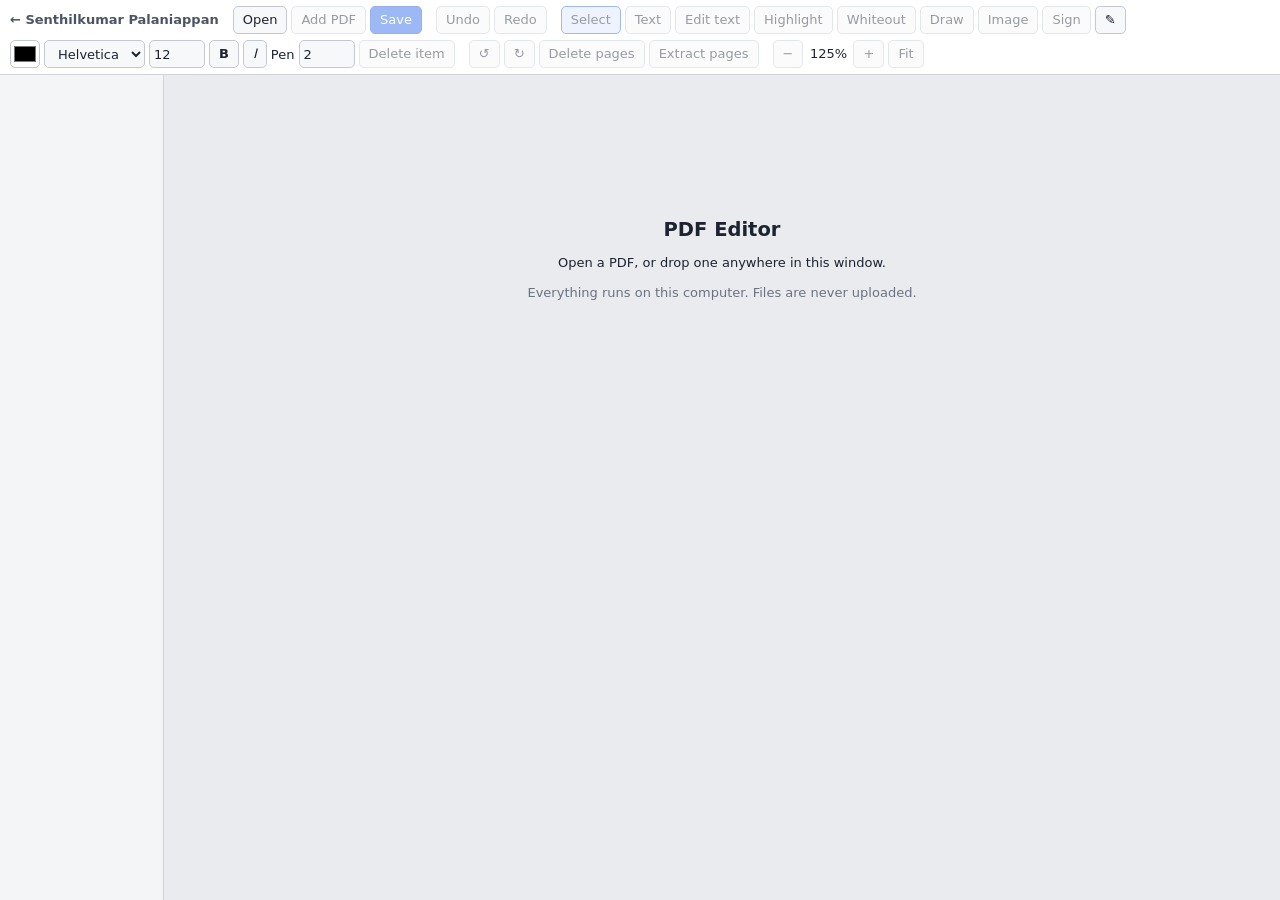
<file: tools/pdfEditor/index.html>
<!doctype html>
<html lang="en">
<head>
<meta charset="utf-8">
<title>PDF Editor</title>
<meta name="viewport" content="width=device-width, initial-scale=1.0">
<meta name="description" content="A free PDF editor that runs entirely in your browser: merge, split, reorder, annotate, sign and fill forms. Files never leave your computer.">
<link rel="stylesheet" href="vendor/pdf_viewer.css">
<link rel="stylesheet" href="style.css">
</head>
<body>
<header id="bar">
  <a id="home" href="../../#tools" title="Back to the site">&larr; Senthilkumar Palaniappan</a>
  <div class="grp">
    <button id="bOpen" title="Open a PDF (Ctrl+O)">Open</button>
    <button id="bAdd" title="Append another PDF to this one (merge)">Add PDF</button>
    <button id="bSave" class="primary" title="Save the edited PDF (Ctrl+S)">Save</button>
  </div>
  <div class="grp">
    <button id="bUndo" title="Undo (Ctrl+Z)">Undo</button>
    <button id="bRedo" title="Redo (Ctrl+Y)">Redo</button>
  </div>
  <div class="grp" id="tools">
    <button data-tool="select" title="Select, move and resize; fill form fields">Select</button>
    <button data-tool="text" title="Click on the page to add text">Text</button>
    <button data-tool="edittext" title="Click a line of existing text to replace it">Edit text</button>
    <button data-tool="highlight" title="Drag to highlight">Highlight</button>
    <button data-tool="whiteout" title="Drag to cover an area">Whiteout</button>
    <button data-tool="draw" title="Draw freehand">Draw</button>
    <button data-tool="image" title="Place an image">Image</button>
    <button data-tool="sign" title="Place your signature">Sign</button>
    <button id="bSigEdit" title="Draw or replace your saved signature">&#9998;</button>
  </div>
  <div class="grp" id="props">
    <input type="color" id="pColor" value="#000000" title="Colour">
    <select id="pFont" title="Font">
      <option value="sans">Helvetica</option>
      <option value="serif">Times</option>
      <option value="mono">Courier</option>
    </select>
    <input type="number" id="pSize" value="12" min="4" max="144" step="1" title="Font size (pt)">
    <button id="pBold" title="Bold"><b>B</b></button>
    <button id="pItalic" title="Italic"><i>I</i></button>
    <label title="Pen width (pt)">Pen <input type="number" id="pWidth" value="2" min="0.5" max="20" step="0.5"></label>
    <button id="bDel" title="Delete the selected item (Del)">Delete item</button>
  </div>
  <div class="grp">
    <button id="bRotL" title="Rotate selected pages left">&#8634;</button>
    <button id="bRotR" title="Rotate selected pages right">&#8635;</button>
    <button id="bDelPages" title="Delete selected pages">Delete pages</button>
    <button id="bExtract" title="Save selected pages as a new PDF (split)">Extract pages</button>
  </div>
  <div class="grp">
    <button id="bZoomOut" title="Zoom out">&minus;</button>
    <span id="zoomLbl">125%</span>
    <button id="bZoomIn" title="Zoom in">+</button>
    <button id="bFit" title="Fit page width">Fit</button>
  </div>
</header>
<main>
  <aside id="thumbs"></aside>
  <section id="viewer">
    <div id="empty">
      <h1>PDF Editor</h1>
      <p>Open a PDF, or drop one anywhere in this window.</p>
      <p class="dim">Everything runs on this computer. Files are never uploaded.</p>
    </div>
  </section>
</main>
<dialog id="sigDlg">
  <h2>Draw your signature</h2>
  <canvas id="sigPad" width="560" height="200"></canvas>
  <div class="row">
    <button id="sigClear">Clear</button>
    <span class="grow"></span>
    <button id="sigCancel">Cancel</button>
    <button id="sigOk" class="primary">Use signature</button>
  </div>
</dialog>
<div id="toast"></div>
<input type="file" id="fOpen" accept="application/pdf,.pdf" hidden>
<input type="file" id="fAdd" accept="application/pdf,.pdf" multiple hidden>
<input type="file" id="fImg" accept="image/*" hidden>
<script src="vendor/pdf.min.js"></script>
<script src="vendor/pdf-lib.min.js"></script>
<script src="app.js"></script>
</body>
</html>
</file>
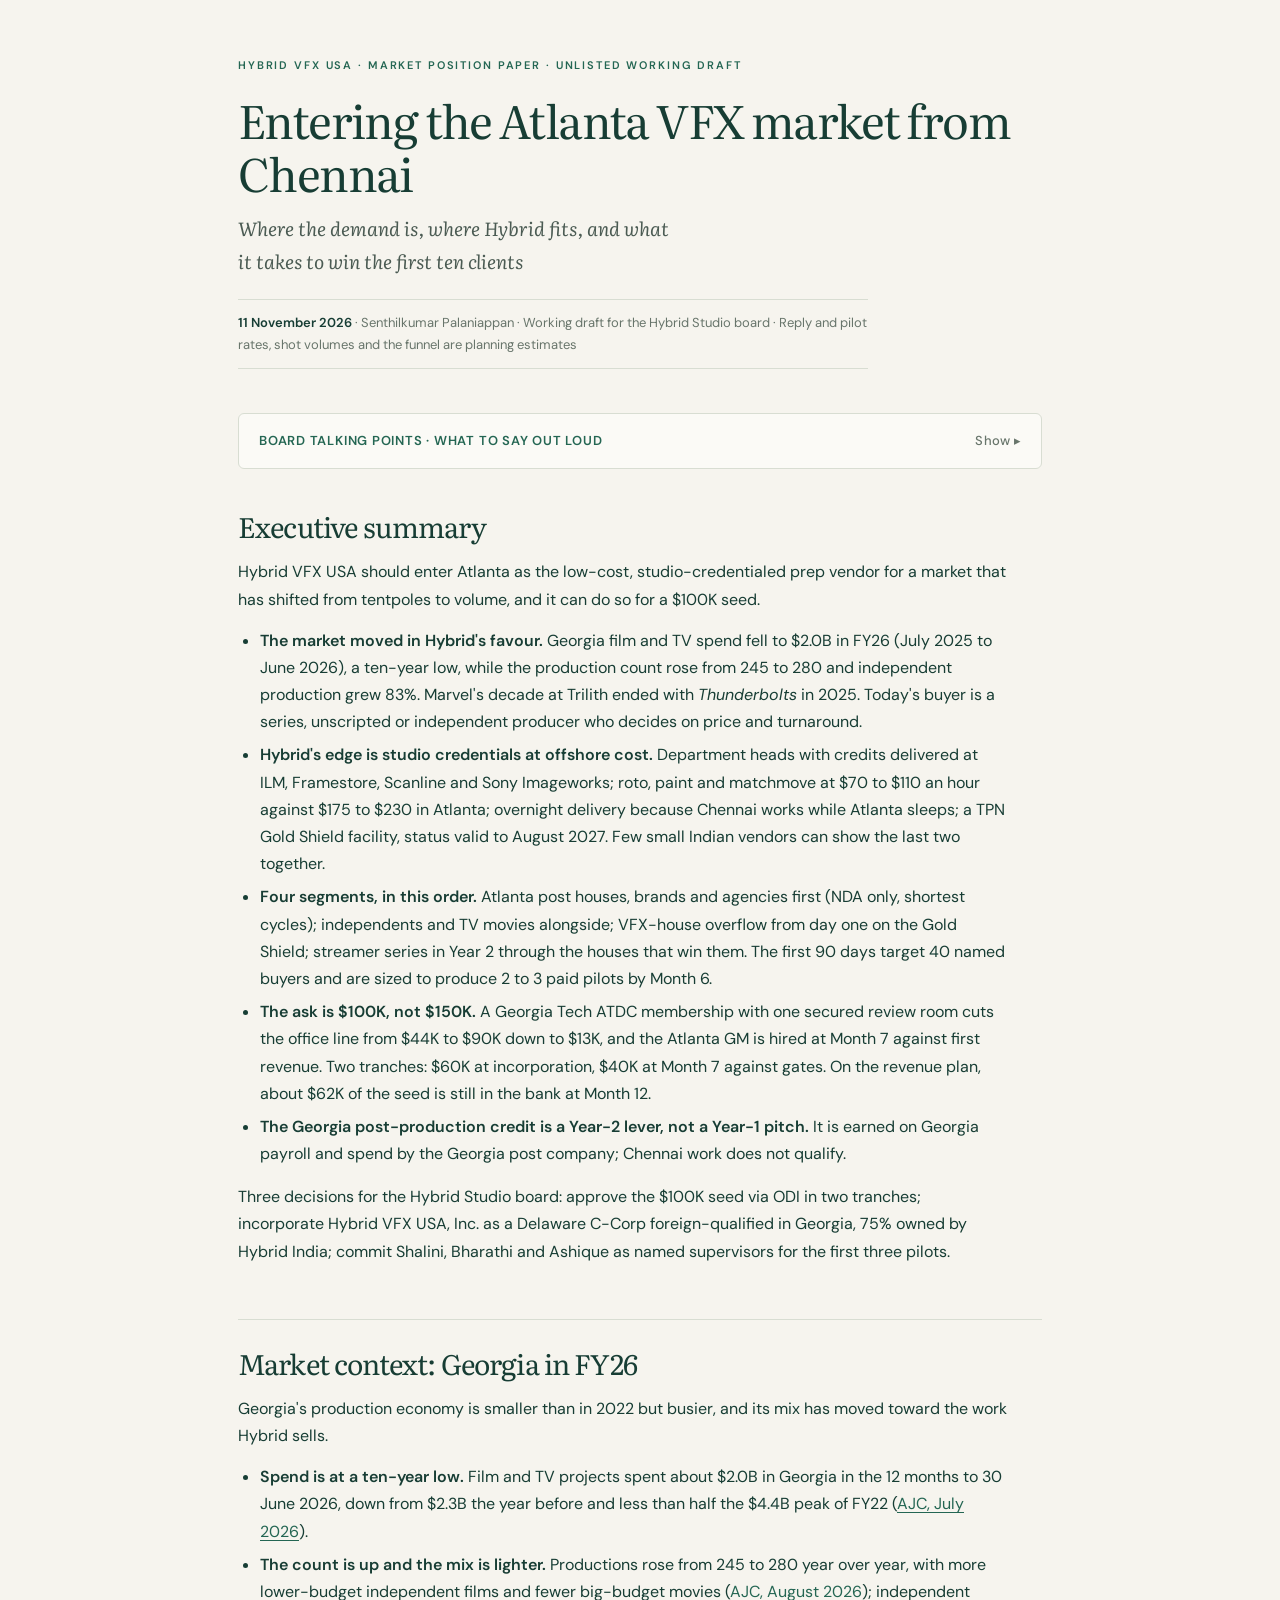
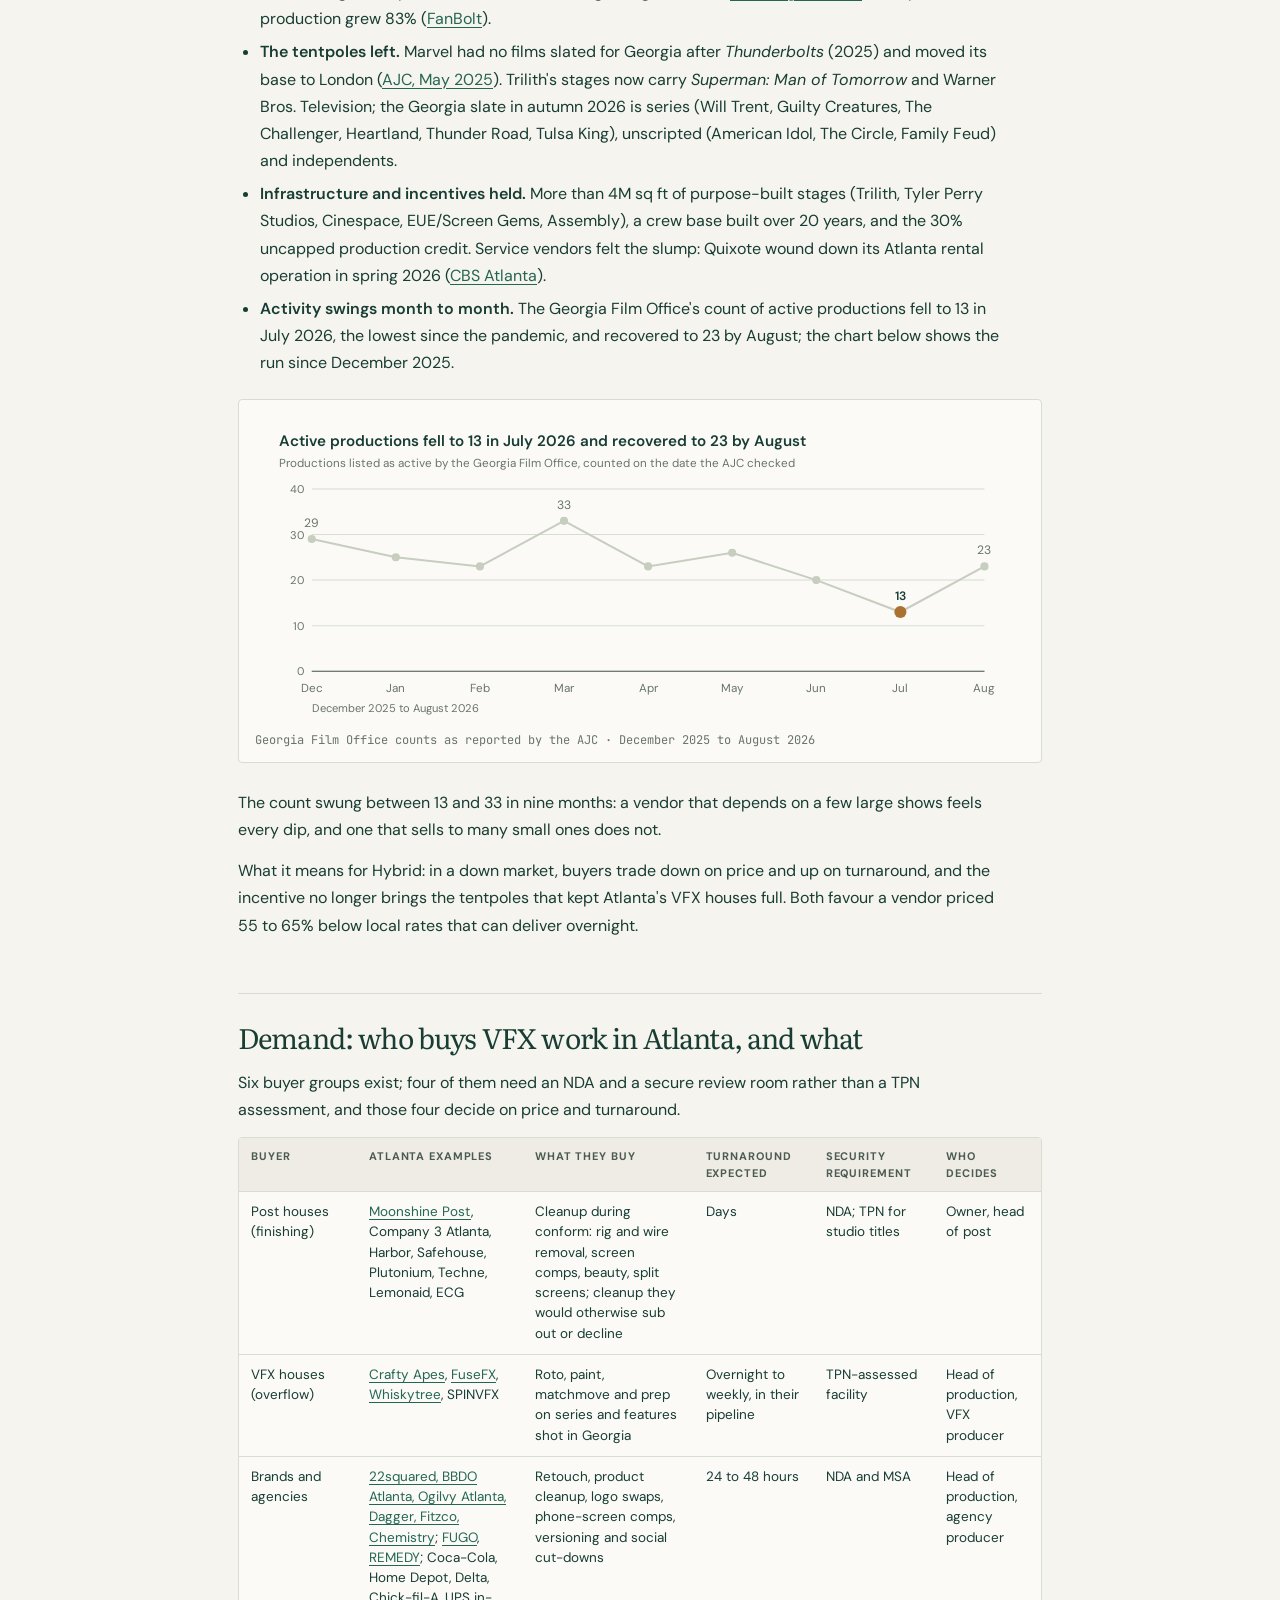
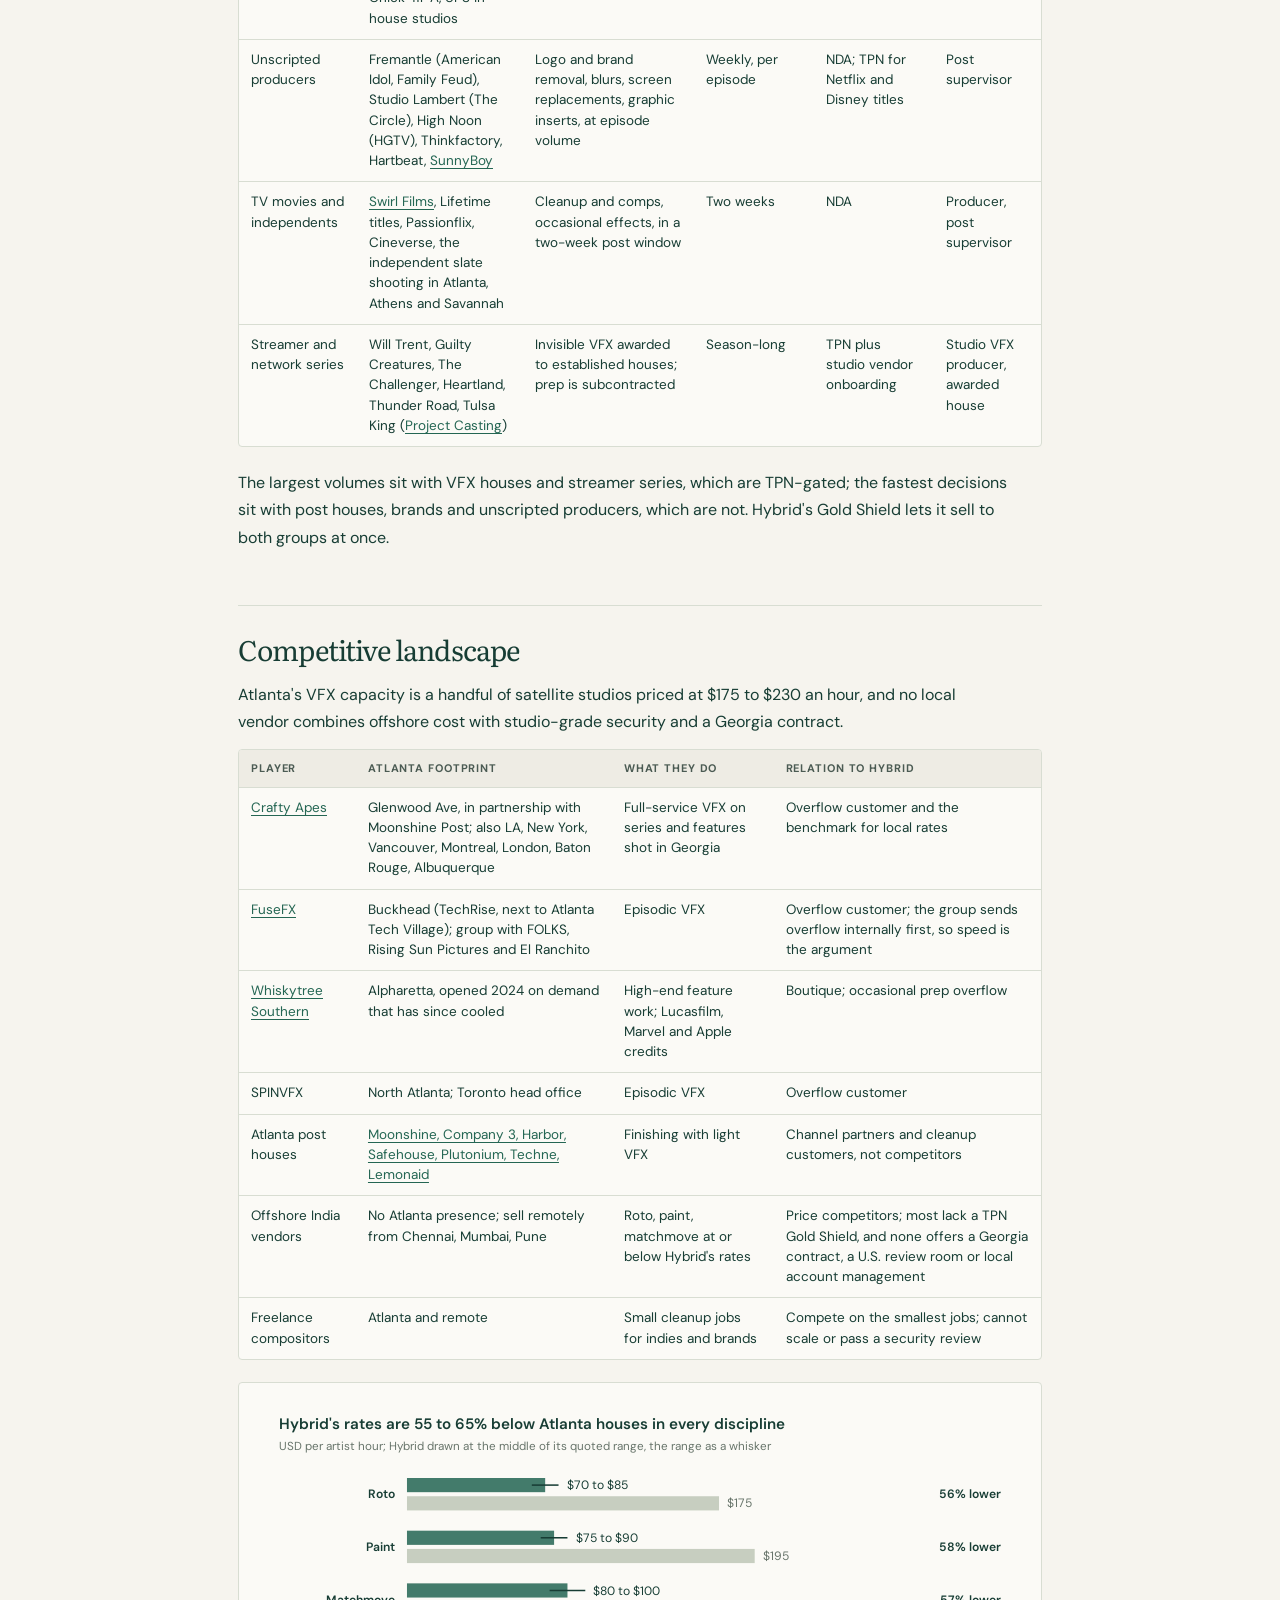
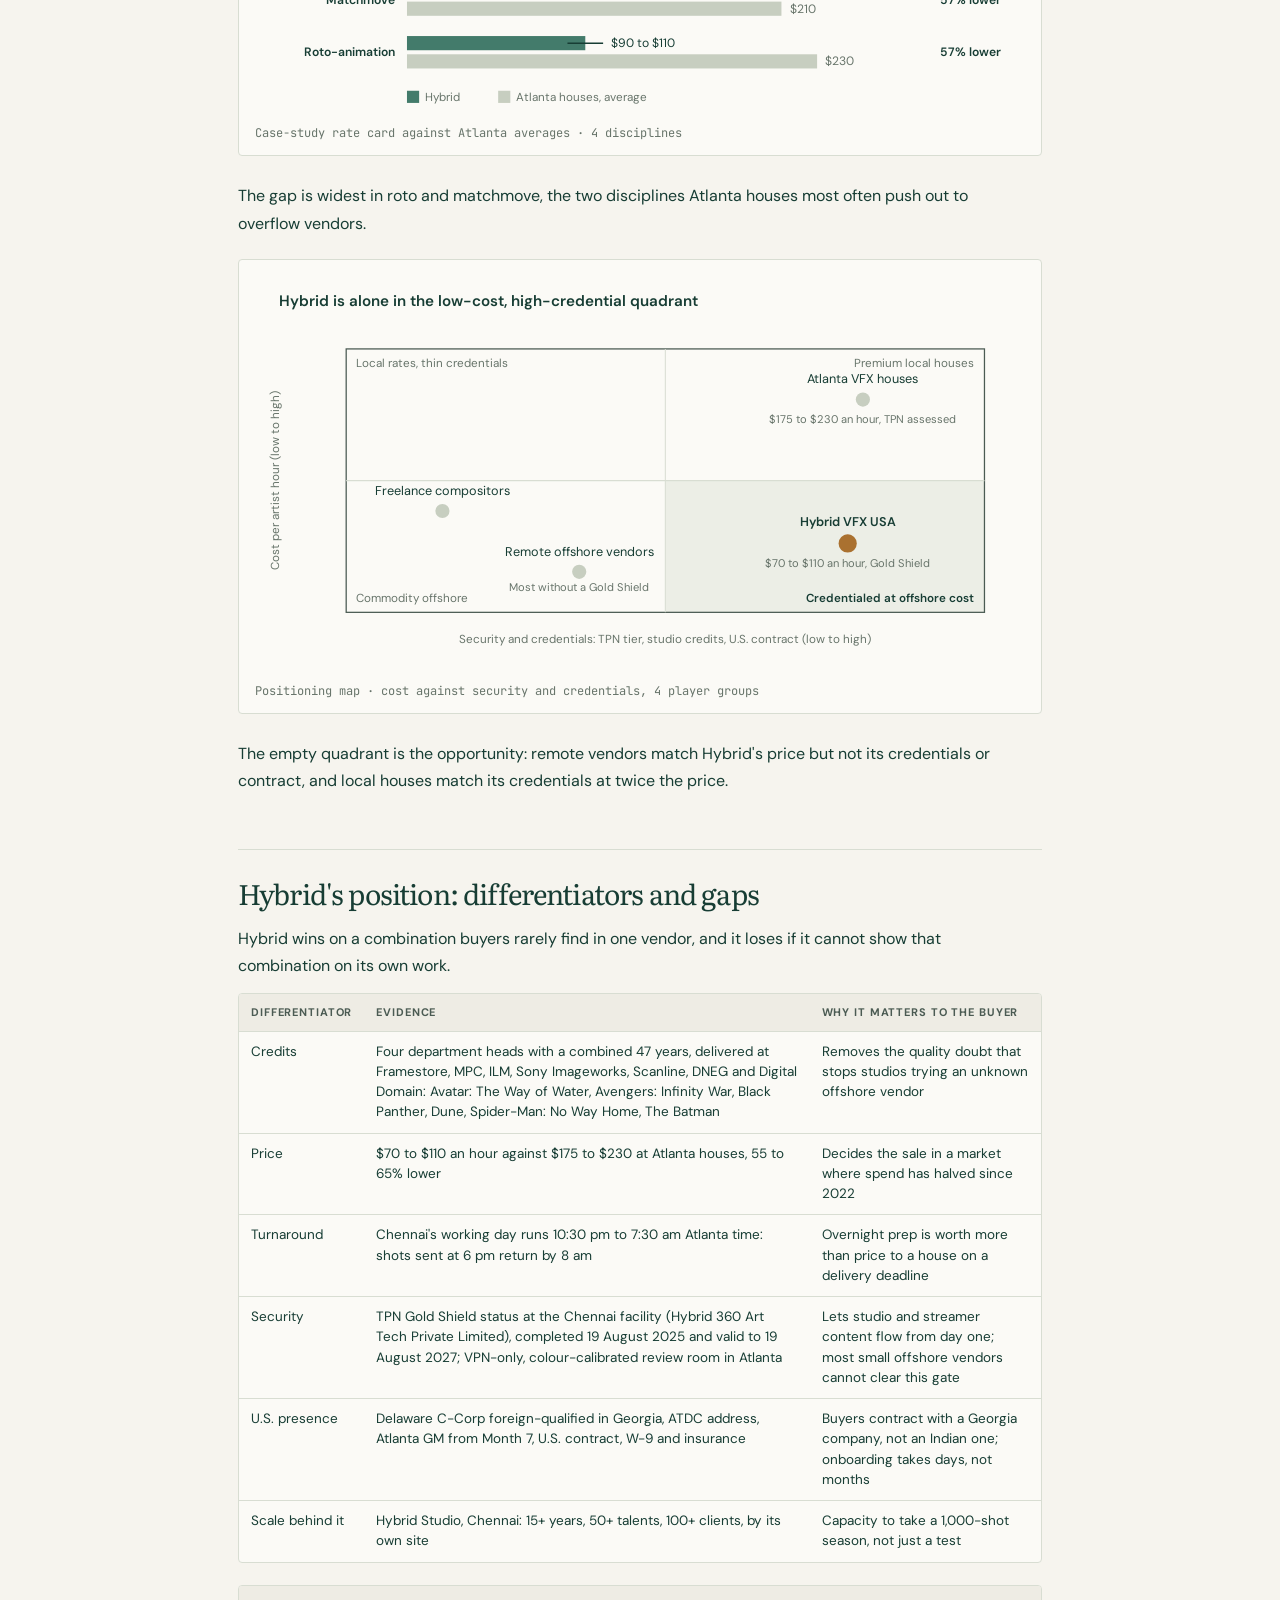
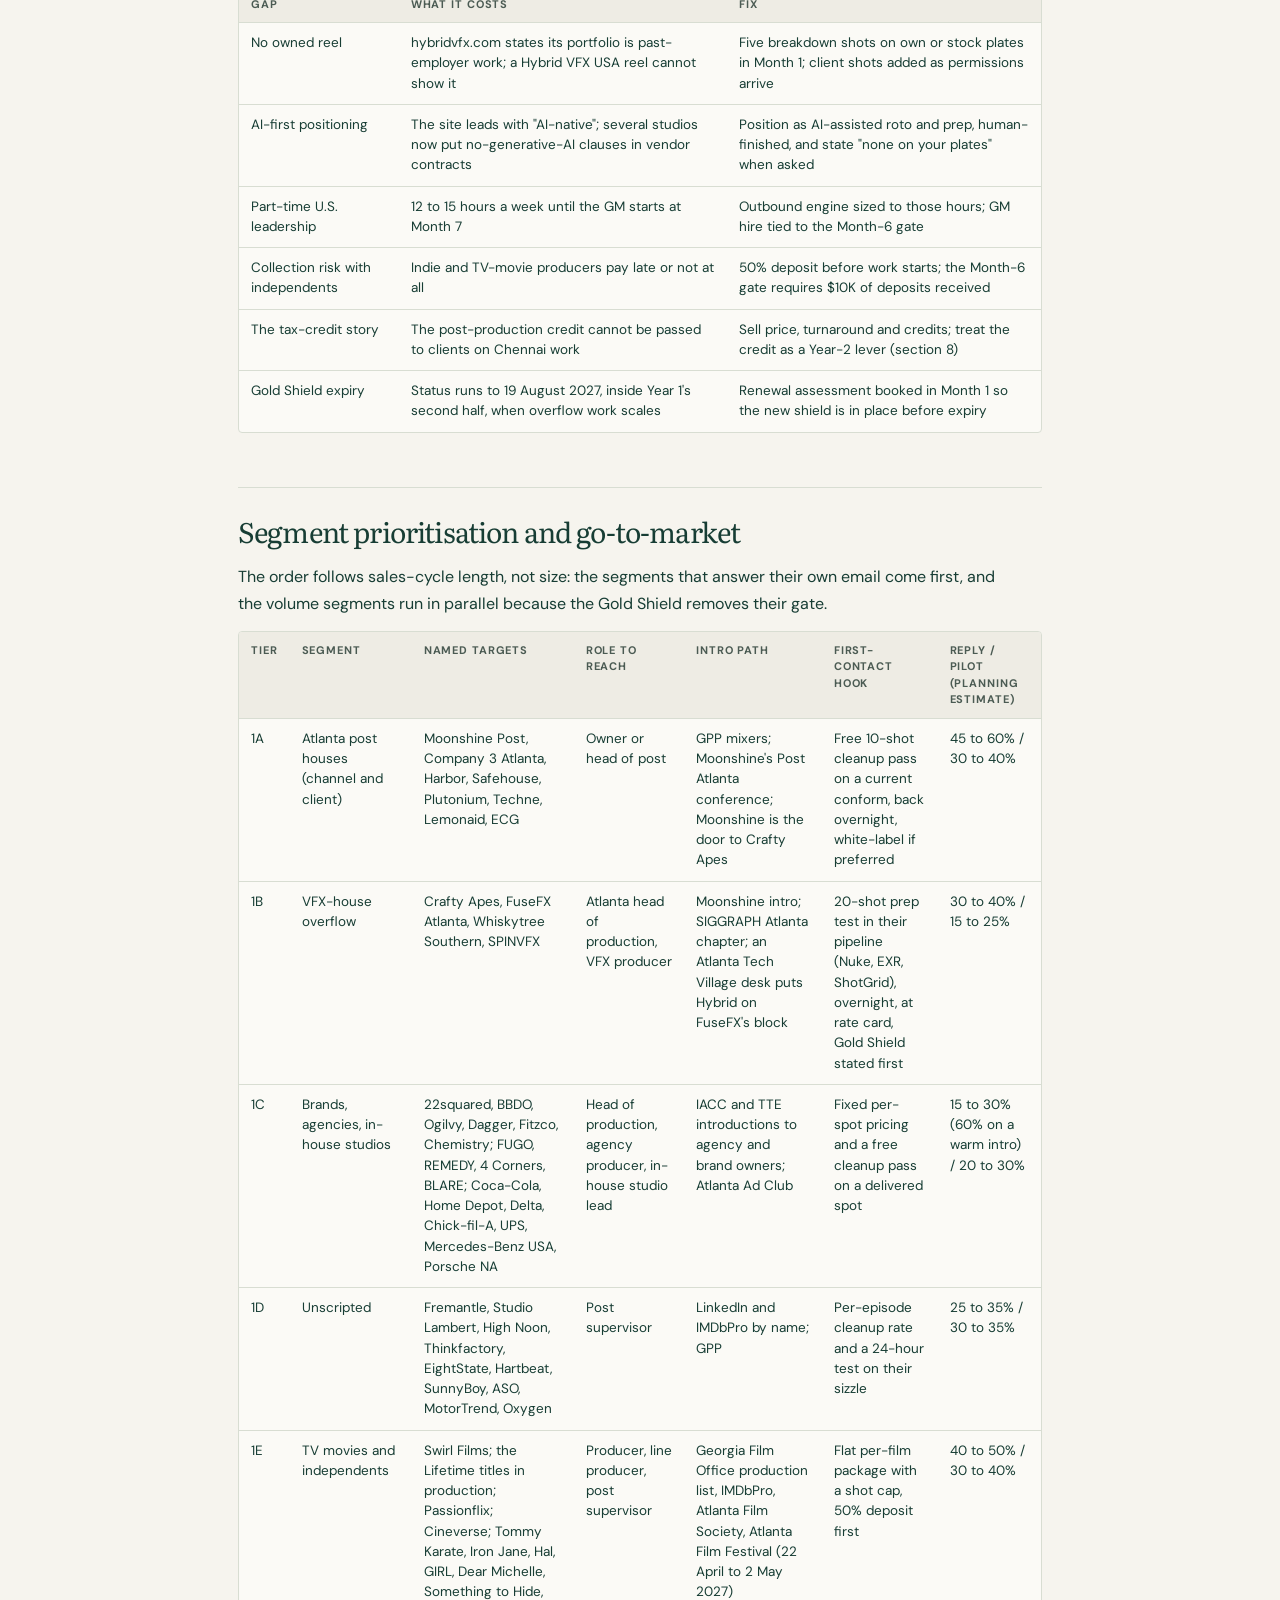
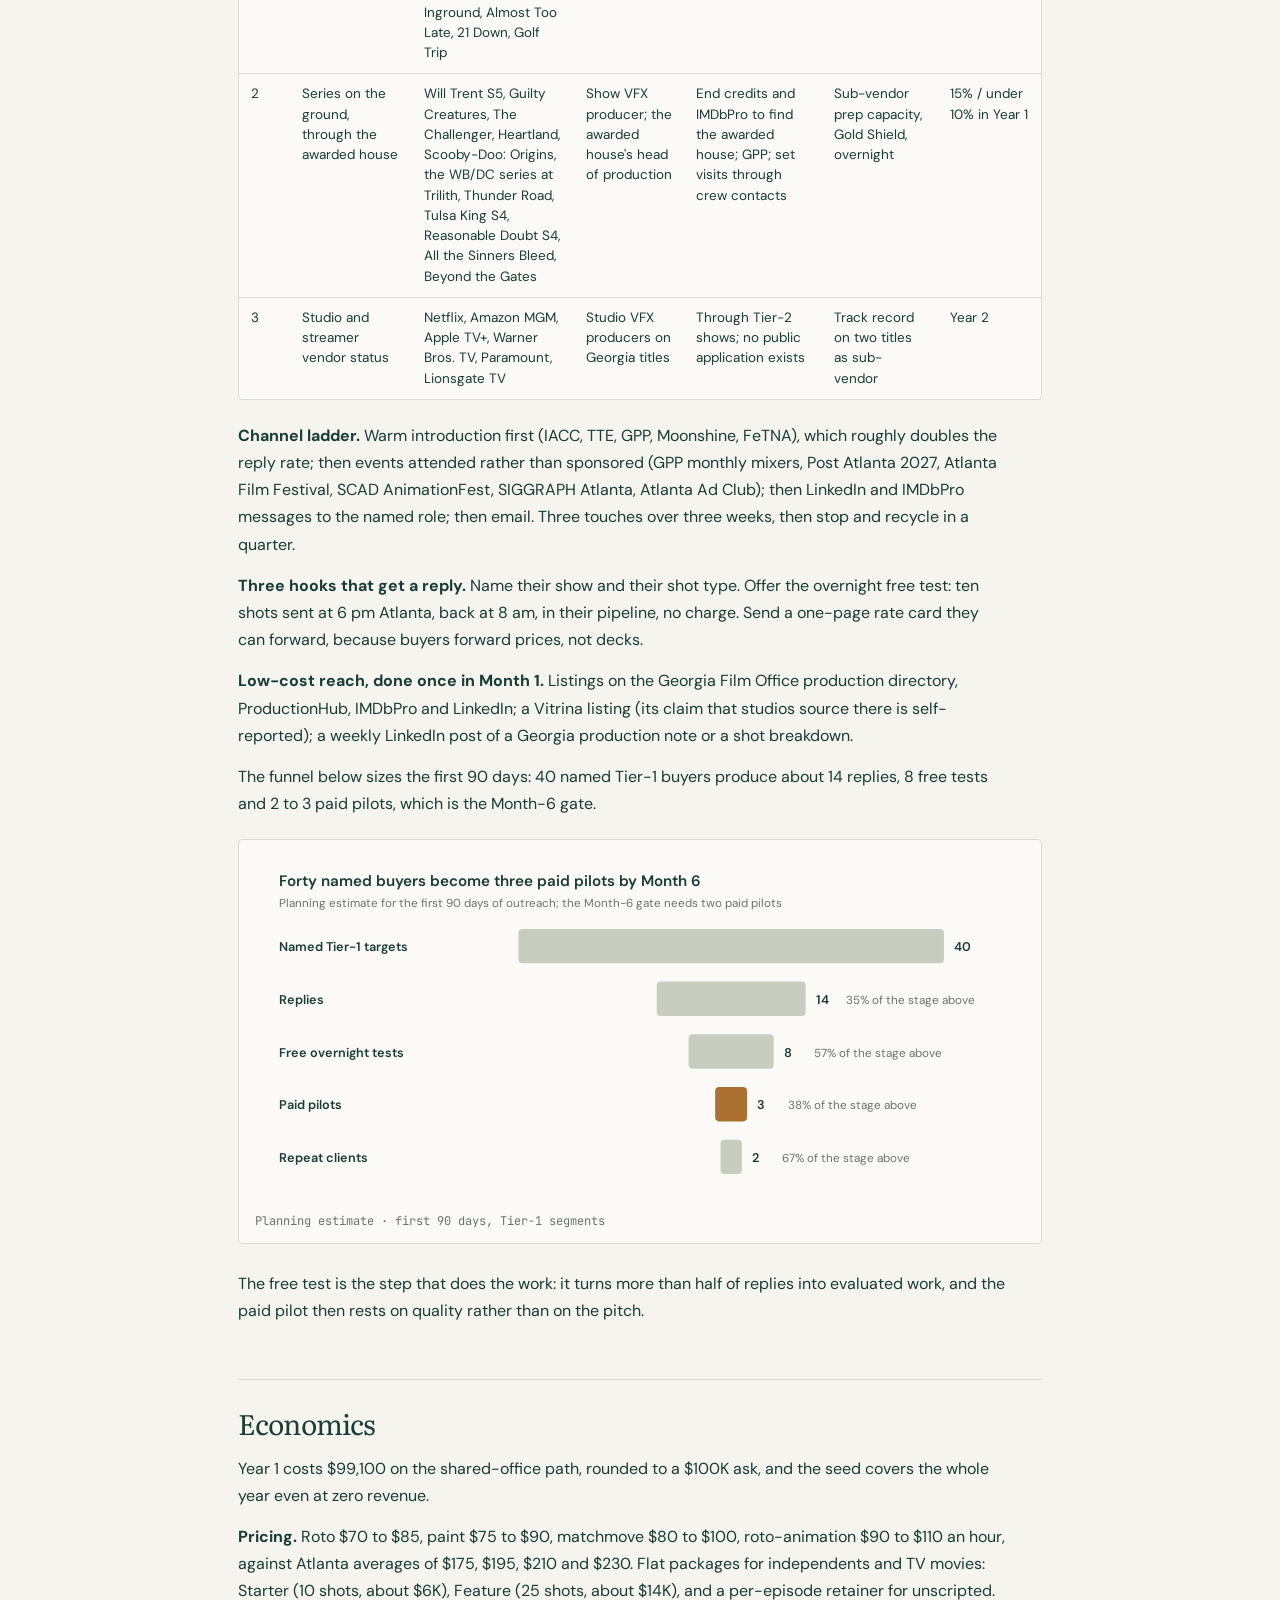
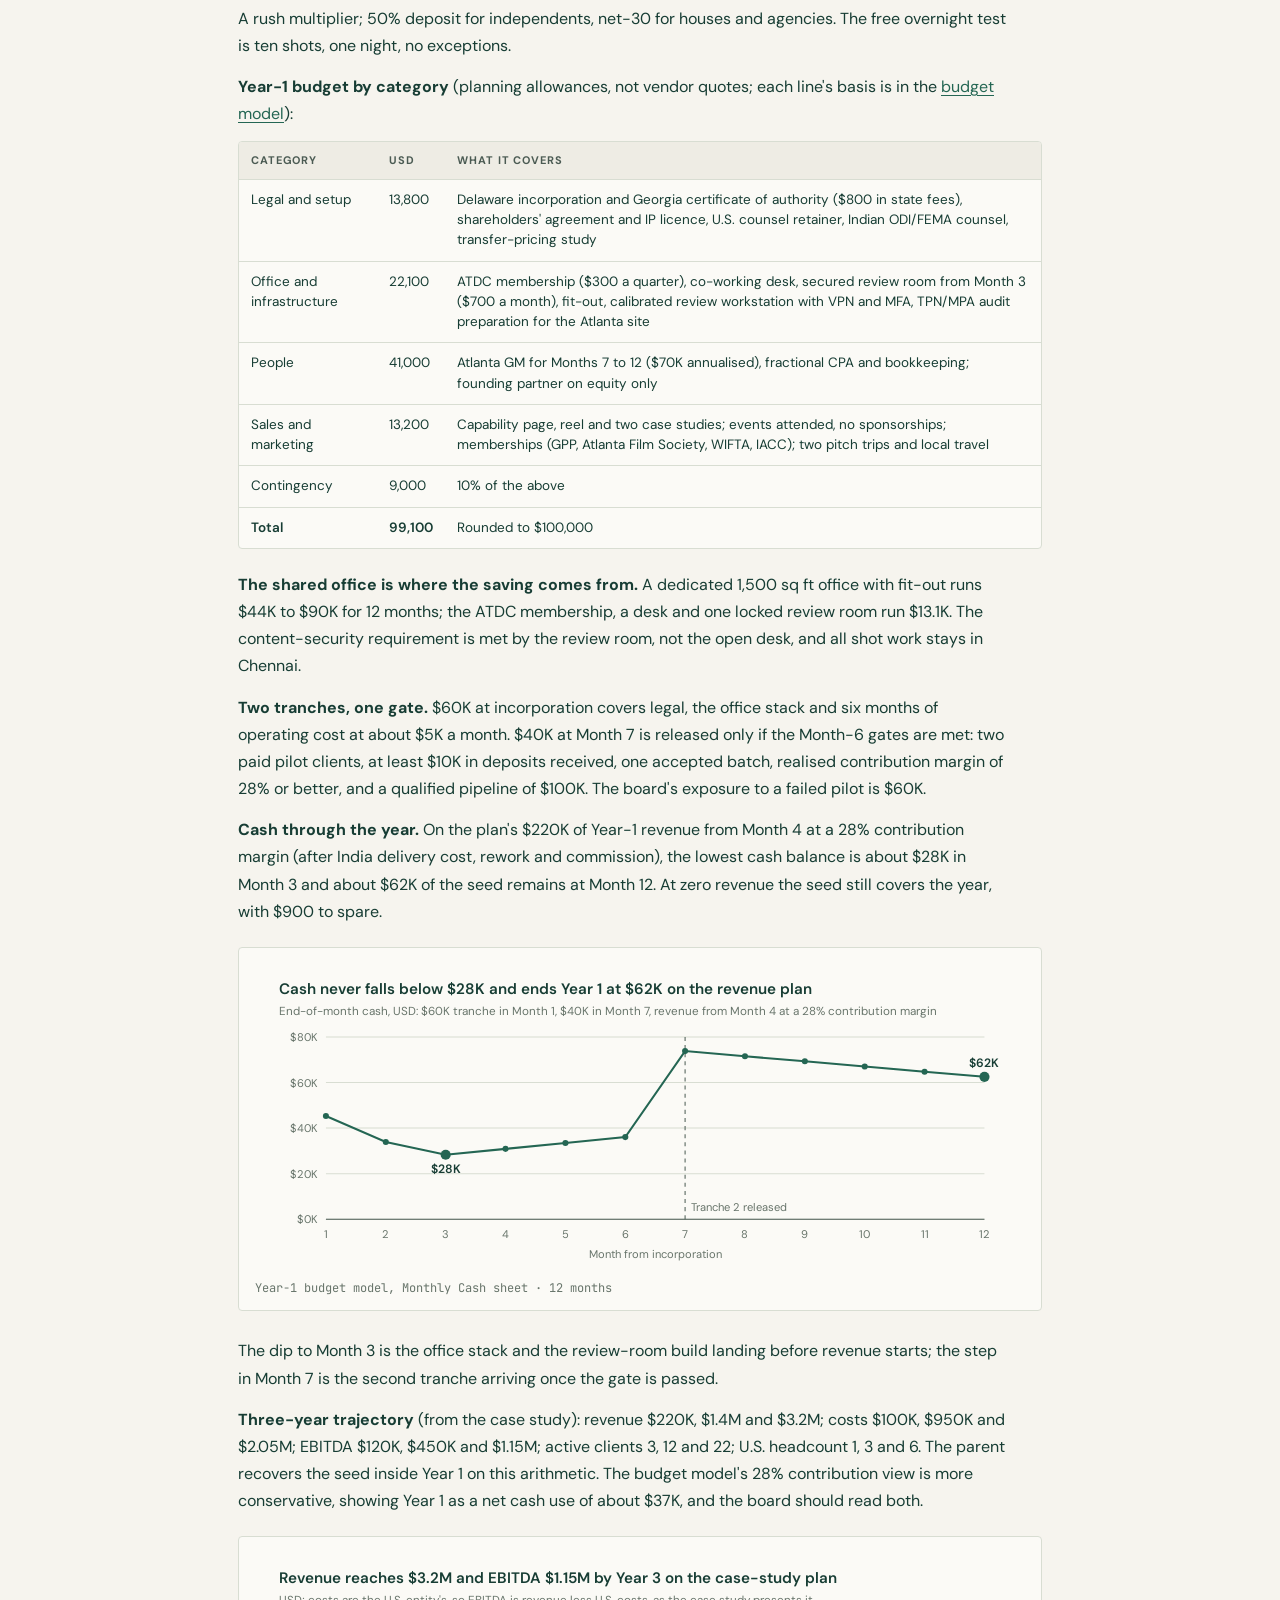
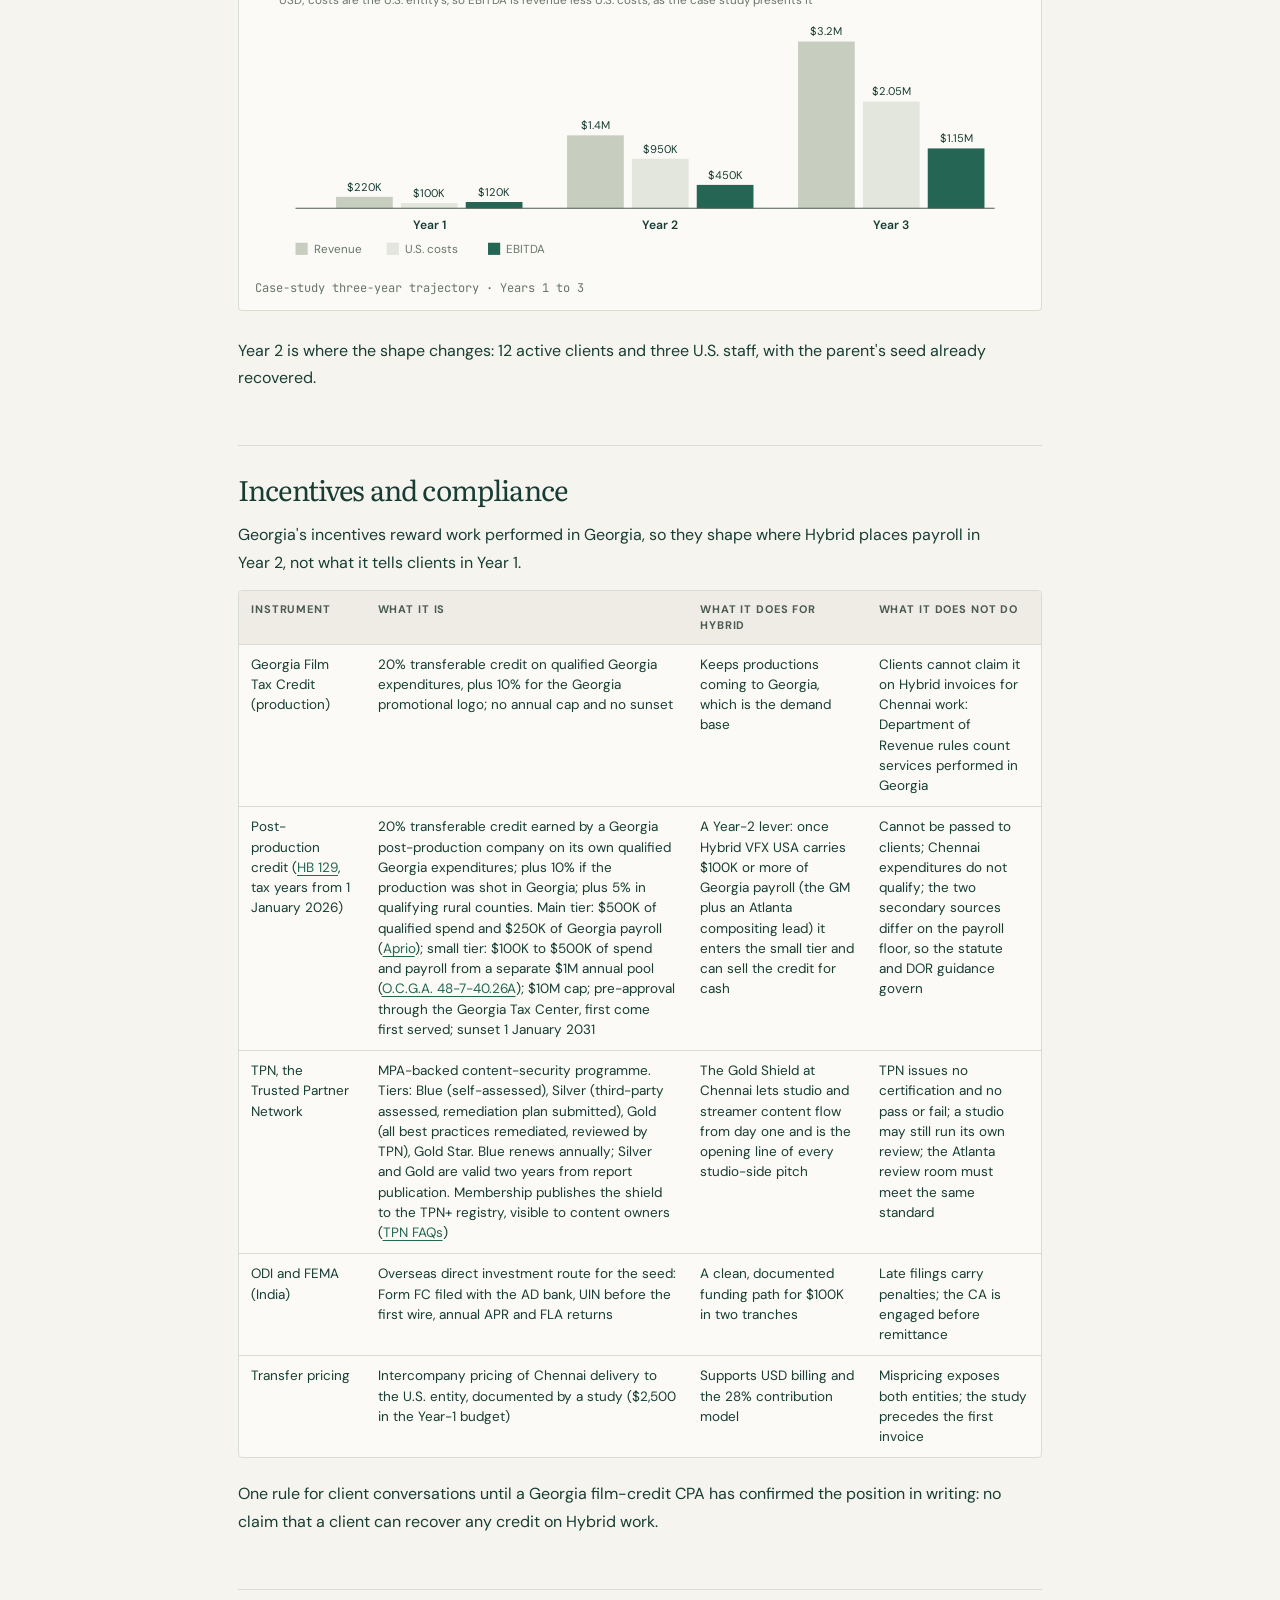
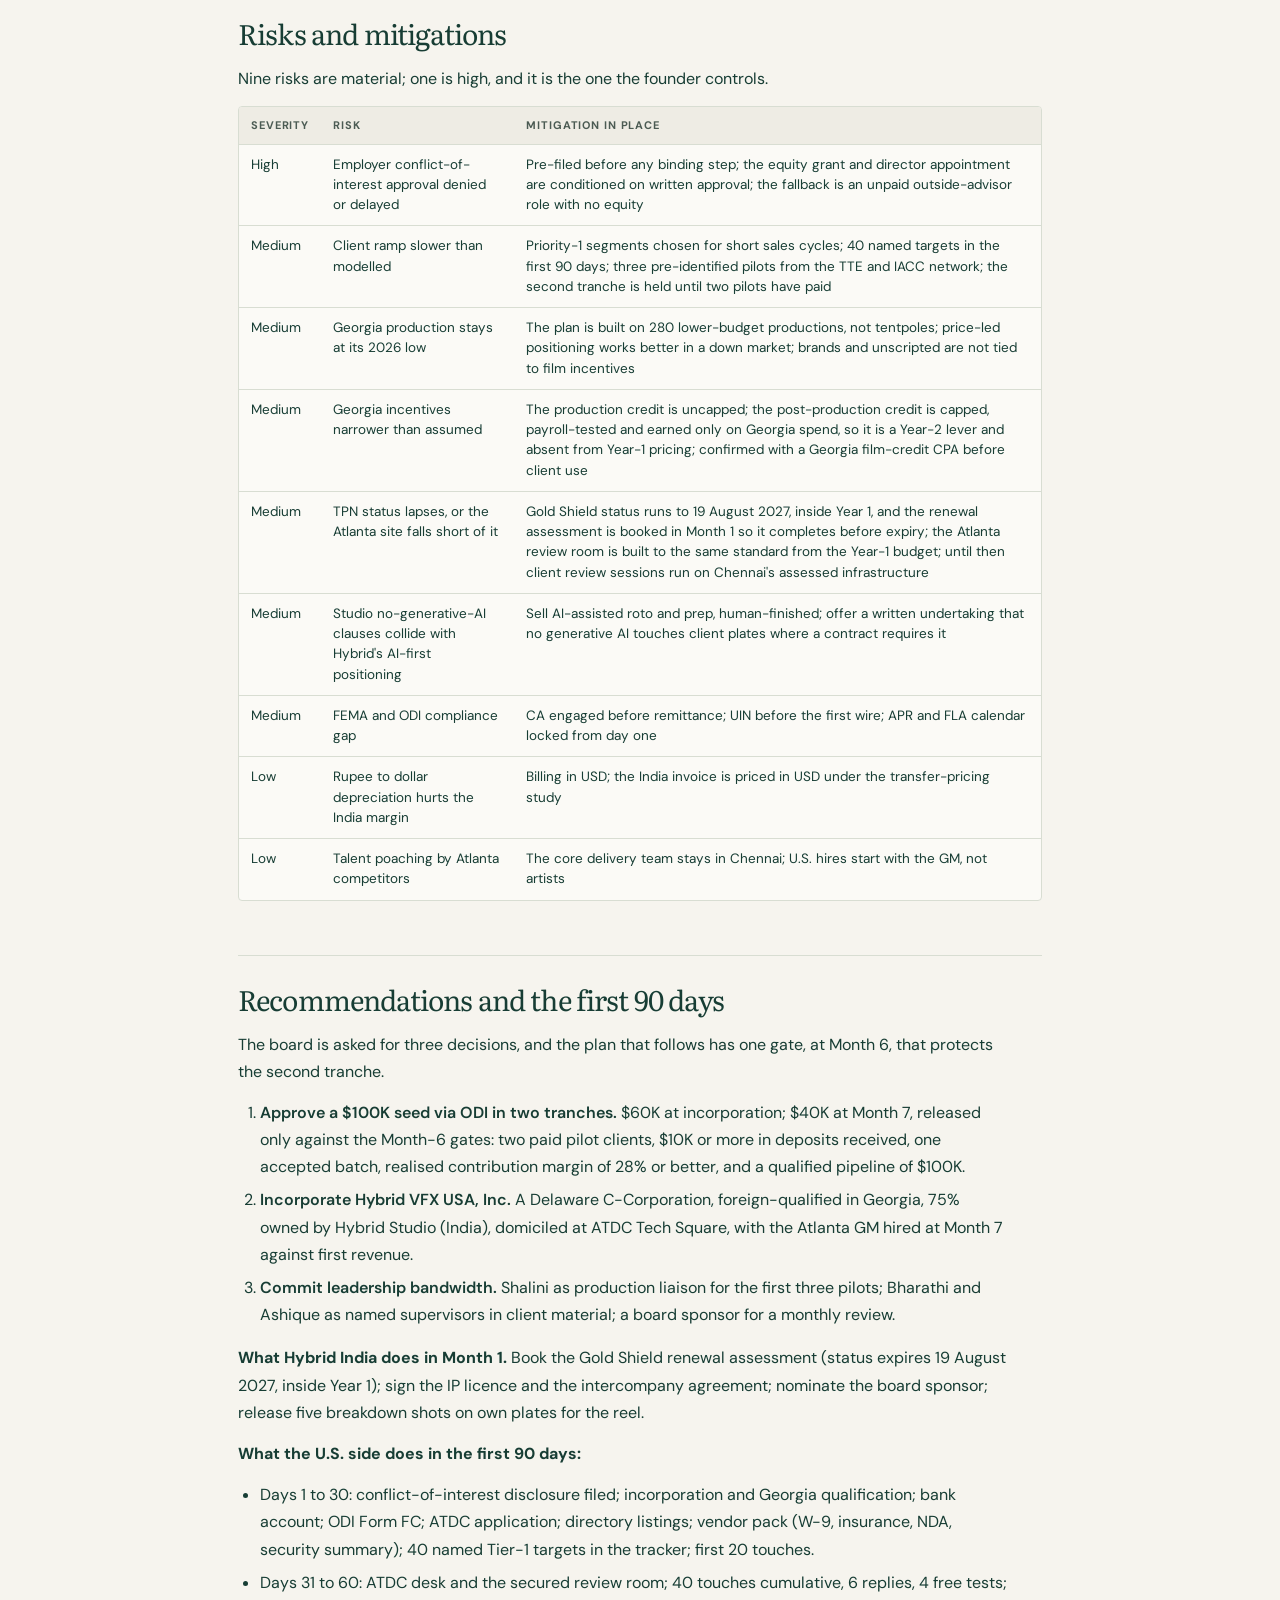
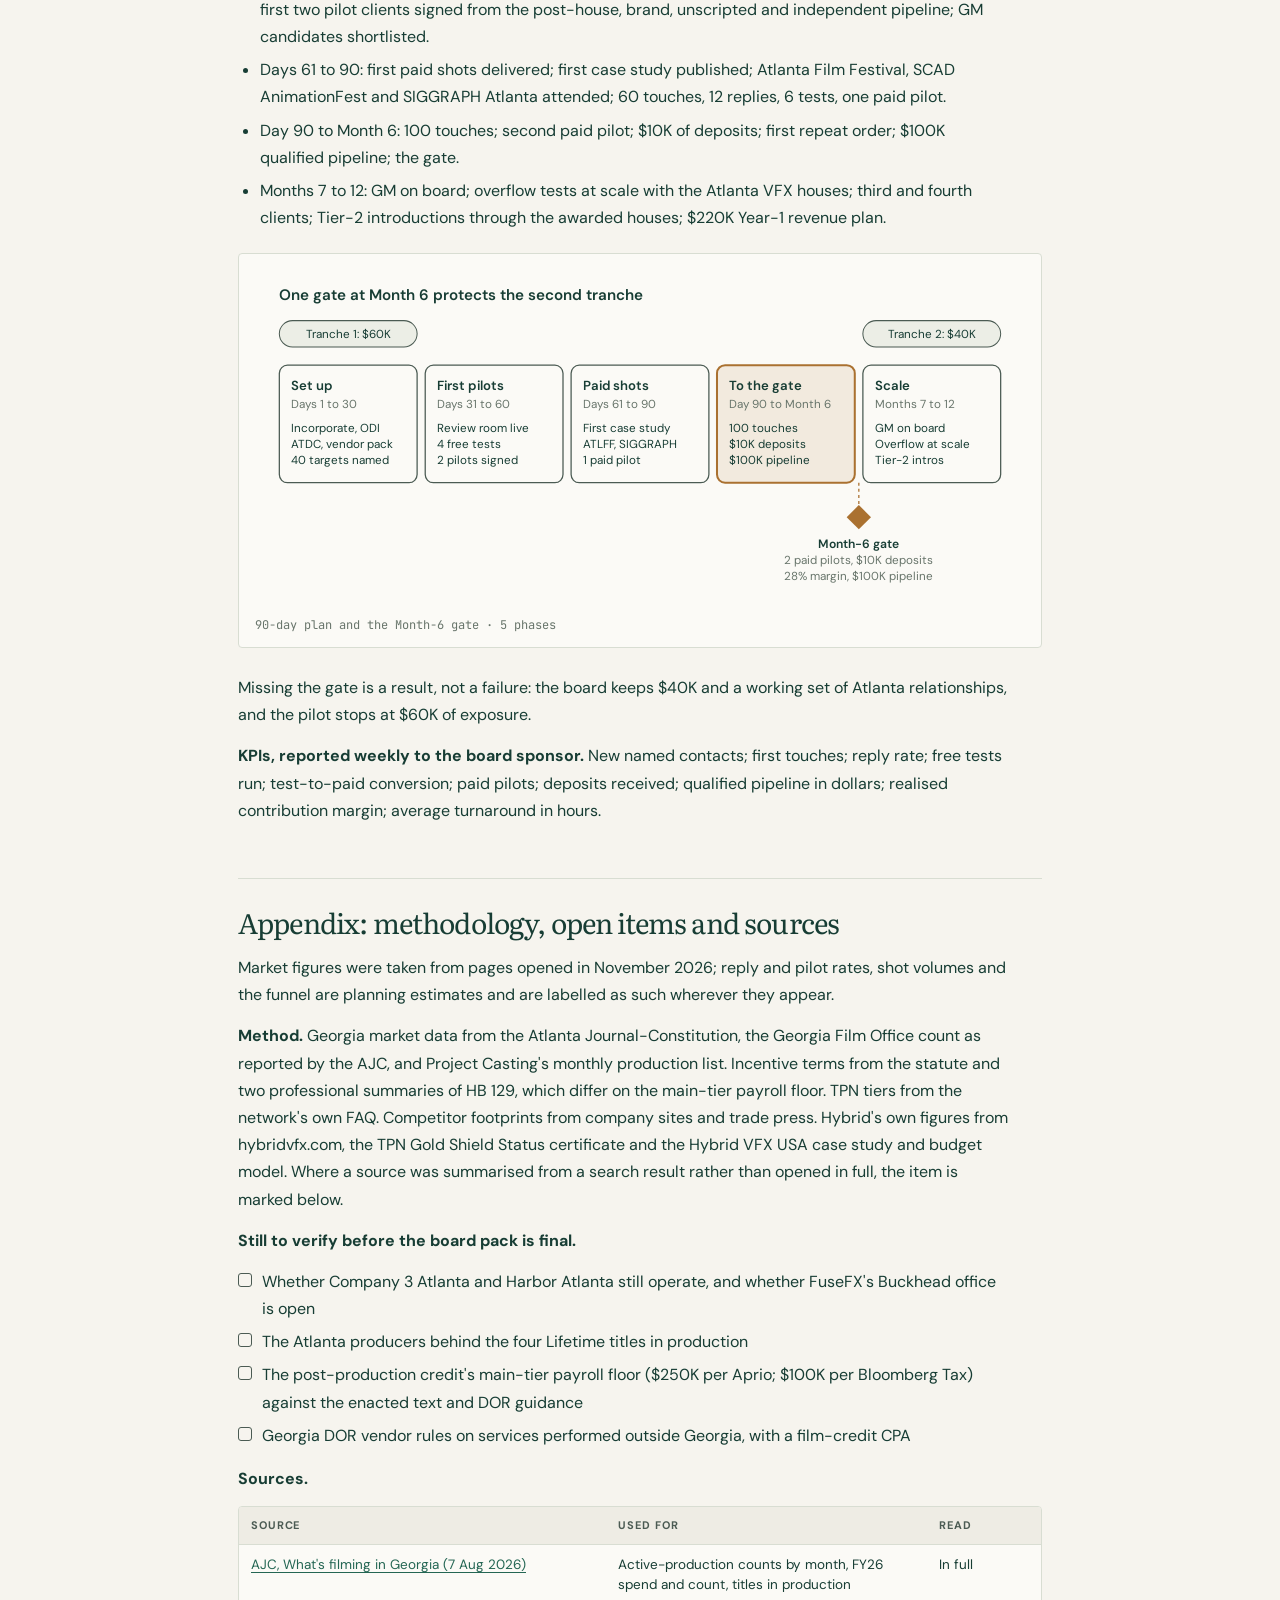
<file: ventures/hybrid-vfx-usa-market-position.html>
<!DOCTYPE html>
<html lang="en">
<head>
<meta charset="utf-8">
<meta name="viewport" content="width=device-width, initial-scale=1">
<meta name="robots" content="noindex, nofollow, noarchive">
<title>Hybrid VFX USA — Market Position Paper</title>
<link rel="preconnect" href="https://fonts.googleapis.com">
<link rel="preconnect" href="https://fonts.gstatic.com" crossorigin>
<link href="https://fonts.googleapis.com/css2?family=DM+Sans:wght@400;500;600;700&family=Literata:ital,opsz,wght@0,7..72,400;0,7..72,500;1,7..72,400&family=JetBrains+Mono:wght@400;500&display=swap" rel="stylesheet">
<style>
:root{--paper:#f6f4ee;--paper-2:#eeece4;--ink:#173d34;--ink-2:#4b5b53;--mute:#68756b;--teal:#246653;--ochre:#aa7130;--rule:#d8ddd2;--sans:"DM Sans",Arial,sans-serif;--serif:"Literata",Georgia,serif;--mono:"JetBrains Mono",ui-monospace,monospace}
*{box-sizing:border-box}
body{margin:0;background:var(--paper);color:var(--ink);font-family:var(--sans);font-size:16px;line-height:1.7;-webkit-font-smoothing:antialiased}
a{color:var(--teal);text-decoration-thickness:1px;text-underline-offset:3px}
.wrap{max-width:860px;margin:0 auto;padding:56px 28px 80px}
.kicker{font-size:11px;font-weight:600;letter-spacing:.17em;text-transform:uppercase;color:var(--teal);margin:0 0 18px}
h1{font-family:var(--serif);font-weight:400;font-size:clamp(32px,4.4vw,46px);line-height:1.15;letter-spacing:-.035em;margin:0 0 14px}
.sub{font-family:var(--serif);font-style:italic;font-size:19px;color:var(--ink-2);margin:0 0 22px;max-width:40ch}
.byline{font-size:13px;color:var(--mute);border-top:1px solid var(--rule);border-bottom:1px solid var(--rule);padding:12px 0;margin:0 0 44px}
.byline b{color:var(--ink);font-weight:600}
h2{font-family:var(--serif);font-weight:400;font-size:28px;line-height:1.25;letter-spacing:-.03em;margin:54px 0 14px;padding-top:26px;border-top:1px solid var(--rule)}
h2:first-of-type{margin-top:0;border-top:0;padding-top:0}
h3{font-family:var(--serif);font-weight:400;font-size:21px;margin:30px 0 10px}
p{margin:0 0 14px;max-width:70ch}
ul,ol{margin:0 0 16px;padding-left:22px;max-width:70ch}
li{margin-bottom:6px}
li b{font-weight:600}
.tasks{list-style:none;padding-left:0}
.tasks li{display:flex;gap:10px;align-items:flex-start}
.box{flex:none;width:14px;height:14px;border:1.5px solid var(--ink-2);border-radius:3px;margin-top:5px}
.tw{overflow-x:auto;margin:14px 0 22px;border:1px solid var(--rule);border-radius:4px;background:#fbfaf6}
table{border-collapse:collapse;width:100%;font-size:13.5px;line-height:1.5}
th{background:var(--paper-2);text-align:left;font-size:11px;letter-spacing:.08em;text-transform:uppercase;padding:10px 12px;color:var(--ink-2);vertical-align:top}
td{padding:10px 12px;border-top:1px solid var(--rule);vertical-align:top}
td b{font-weight:600}
.ex{margin:22px 0 26px;padding:18px 16px 12px;border:1px solid var(--rule);border-radius:4px;background:#fbfaf6}
.ex svg{display:block;width:100%;height:auto;font-family:var(--sans)}
.ex figcaption{font-size:12px;color:var(--mute);margin-top:8px;font-family:var(--mono)}
.note{font-size:13px;color:var(--mute);margin-top:44px;padding-top:14px;border-top:1px solid var(--rule)}
.tp{margin:0 0 40px;border:1px solid var(--rule);border-radius:6px;background:#fbfaf6}
.tp>summary{list-style:none;cursor:pointer;padding:16px 20px;font-family:var(--sans);font-size:13px;font-weight:600;letter-spacing:.06em;text-transform:uppercase;color:var(--teal);display:flex;align-items:center;justify-content:space-between}
.tp>summary::-webkit-details-marker{display:none}
.tp>summary::after{content:"Show ▸";font-weight:500;color:var(--mute);letter-spacing:.02em;text-transform:none}
.tp[open]>summary::after{content:"Hide ▾"}
.tp[open]>summary{border-bottom:1px solid var(--rule)}
.tp .tpbody{padding:8px 22px 24px}
.tp .tpnote{font-size:12.5px;color:var(--mute);margin:10px 0 18px;font-style:italic}
.tp h4{font-family:var(--sans);font-size:12px;font-weight:700;letter-spacing:.06em;text-transform:uppercase;color:var(--ink-2);margin:22px 0 8px}
.tp ul{list-style:none;padding-left:0;max-width:72ch}
.tp li{position:relative;padding-left:20px;margin-bottom:10px;font-size:15px;line-height:1.6}
.tp li::before{content:"";position:absolute;left:0;top:10px;width:7px;height:7px;background:var(--ochre);border-radius:50%}
.tp .say{color:var(--ink)}
.tp .cue{display:block;font-size:12px;color:var(--mute);font-family:var(--mono);margin-bottom:2px;padding-left:0}
.tp li.cued::before{top:28px}
@media (max-width:600px){.wrap{padding:36px 18px 60px}h2{font-size:24px}table{font-size:12.5px}.tp li{font-size:14px}}
</style>
</head>
<body>
<main class="wrap">
<p class="kicker">Hybrid VFX USA · Market position paper · Unlisted working draft</p>
<h1>Entering the Atlanta VFX market from Chennai</h1>
<p class="sub">Where the demand is, where Hybrid fits, and what it takes to win the first ten clients</p>
<p class="byline"><b>11 November 2026</b> · Senthilkumar Palaniappan · Working draft for the Hybrid Studio board · Reply and pilot rates, shot volumes and the funnel are planning estimates</p>
<details class="tp">
<summary>Board talking points · what to say out loud</summary>
<div class="tpbody">
<p class="tpnote">Presenter notes, not part of the paper. The lines to speak when you walk the Hybrid board or founders through this. The negotiating floor and concession ladder are deliberately left out — keep them in your head.</p>
<h4>Open with the turn, not the pitch</h4>
<ul>
<li><span class='say'>&ldquo;Georgia spend halved since 2022 — but that's exactly why now. The tentpoles left; 280 productions and 83% more independents stayed. Those buyers choose on price and turnaround. That's us.&rdquo;</span></li><li><span class='say'>&ldquo;Marvel moved to London. The stages didn't. Superman and Warner Bros. TV shoot there now, and the whole slate traded down to the work we're built for.&rdquo;</span></li>
</ul>
<h4>The one-sentence position</h4>
<ul>
<li><span class='say'>&ldquo;We're the only vendor that's cheap and credentialed. Remote shops match our price but not our shield or our contract. Atlanta houses match our credentials at twice the price. That quadrant is empty — we own it.&rdquo;</span></li>
</ul>
<h4>Lead every buyer conversation with the Gold Shield</h4>
<ul>
<li><span class='say'>&ldquo;Hybrid 360 Art Tech holds TPN Gold Shield status through August 2027 — the third-party assessment the studios demand. Most Indian vendors our size can't show that. It's our opening line, not a footnote.&rdquo;</span></li><li class='cued'><span class='cue'>pre-empt the renewal question</span><span class='say'>&ldquo;Expiry lands inside Year 1, so the renewal is a Month-1 booking, not a 2027 worry.&rdquo;</span></li>
</ul>
<h4>The money, framed as the parent's return</h4>
<ul>
<li><span class='say'>&ldquo;For $100K — not $150K — you reach a $2.8B market. $60K at incorporation, $40K only after two pilots have paid. Your exposure to a failed pilot is $60K.&rdquo;</span></li><li><span class='say'>&ldquo;We never dip below $28K cash, and $62K of your seed is still in the bank at Month 12. At zero revenue the seed still covers the whole year.&rdquo;</span></li>
</ul>
<h4>Not a vanity office</h4>
<ul>
<li><span class='say'>&ldquo;ATDC at Georgia Tech, one locked review room — $13K, not a $44–90K lease. Same security, Georgia address, Tech-affiliated credibility.&rdquo;</span></li><li><span class='say'>&ldquo;The GM is hired at Month 7, against first revenue — not before it. I carry months one through six on evenings and weekends, no salary, clean conflict-of-interest position.&rdquo;</span></li>
</ul>
<h4>Disarm the objection before they raise it</h4>
<ul>
<li><span class='say'>&ldquo;The post-production tax credit is real but it's a Year-2 lever — earned on Georgia payroll. I will not promise clients a credit on Chennai work until a Georgia CPA signs off. We sell on price and turnaround.&rdquo;</span></li><li><span class='say'>&ldquo;One risk is high and it's mine: my employer's conflict-of-interest approval. Nothing binds until that letter is in hand.&rdquo;</span></li>
</ul>
<h4>The hook that actually wins the first client</h4>
<ul>
<li><span class='say'>&ldquo;Send me ten shots at 6pm Atlanta. They're back by 8am, in your pipeline, free. Chennai works while Atlanta sleeps. That overnight test is worth more than any deck.&rdquo;</span></li>
</ul>
<h4>Close on the ask</h4>
<ul>
<li><span class='say'>&ldquo;Three decisions: approve the seed in two tranches, incorporate the Delaware C-Corp 75/25, and name Shalini, Bharathi and Ashique on the first three pilots.&rdquo;</span></li><li><span class='say'>&ldquo;Forty targets in ninety days gets us to two paid pilots by Month 6 — and if it doesn't, we stop at $60K.&rdquo;</span></li>
</ul>
</div>
</details>

<h2>Executive summary</h2>
<p>Hybrid VFX USA should enter Atlanta as the low-cost, studio-credentialed prep vendor for a market that has shifted from tentpoles to volume, and it can do so for a $100K seed.</p>
<ul><li><b>The market moved in Hybrid's favour.</b> Georgia film and TV spend fell to $2.0B in FY26 (July 2025 to June 2026), a ten-year low, while the production count rose from 245 to 280 and independent production grew 83%. Marvel's decade at Trilith ended with <i>Thunderbolts</i> in 2025. Today's buyer is a series, unscripted or independent producer who decides on price and turnaround.</li><li><b>Hybrid's edge is studio credentials at offshore cost.</b> Department heads with credits delivered at ILM, Framestore, Scanline and Sony Imageworks; roto, paint and matchmove at $70 to $110 an hour against $175 to $230 in Atlanta; overnight delivery because Chennai works while Atlanta sleeps; a TPN Gold Shield facility, status valid to August 2027. Few small Indian vendors can show the last two together.</li><li><b>Four segments, in this order.</b> Atlanta post houses, brands and agencies first (NDA only, shortest cycles); independents and TV movies alongside; VFX-house overflow from day one on the Gold Shield; streamer series in Year 2 through the houses that win them. The first 90 days target 40 named buyers and are sized to produce 2 to 3 paid pilots by Month 6.</li><li><b>The ask is $100K, not $150K.</b> A Georgia Tech ATDC membership with one secured review room cuts the office line from $44K to $90K down to $13K, and the Atlanta GM is hired at Month 7 against first revenue. Two tranches: $60K at incorporation, $40K at Month 7 against gates. On the revenue plan, about $62K of the seed is still in the bank at Month 12.</li><li><b>The Georgia post-production credit is a Year-2 lever, not a Year-1 pitch.</b> It is earned on Georgia payroll and spend by the Georgia post company; Chennai work does not qualify.</li></ul>
<p>Three decisions for the Hybrid Studio board: approve the $100K seed via ODI in two tranches; incorporate Hybrid VFX USA, Inc. as a Delaware C-Corp foreign-qualified in Georgia, 75% owned by Hybrid India; commit Shalini, Bharathi and Ashique as named supervisors for the first three pilots.</p>
<h2>Market context: Georgia in FY26</h2>
<p>Georgia's production economy is smaller than in 2022 but busier, and its mix has moved toward the work Hybrid sells.</p>
<ul><li><b>Spend is at a ten-year low.</b> Film and TV projects spent about $2.0B in Georgia in the 12 months to 30 June 2026, down from $2.3B the year before and less than half the $4.4B peak of FY22 (<a href="https://www.ajc.com/business/2026/07/georgia-film-and-tv-production-spending-slips-to-2b-a-10-year-low/">AJC, July 2026</a>).</li><li><b>The count is up and the mix is lighter.</b> Productions rose from 245 to 280 year over year, with more lower-budget independent films and fewer big-budget movies (<a href="https://www.ajc.com/arts-entertainment/2026/08/whats-filming-in-georgia-films-with-the-rock-kristen-stewart-pete-davidson/">AJC, August 2026</a>); independent production grew 83% (<a href="https://www.fanbolt.com/179601/georgia-just-cleared-2-billion-in-production-here-is-everything-shooting-now/">FanBolt</a>).</li><li><b>The tentpoles left.</b> Marvel had no films slated for Georgia after <i>Thunderbolts</i> (2025) and moved its base to London (<a href="https://www.ajc.com/arts-entertainment/2025/05/thunderbolts-could-be-the-farewell-to-marvel-films-shooting-in-georgia/">AJC, May 2025</a>). Trilith's stages now carry <i>Superman: Man of Tomorrow</i> and Warner Bros. Television; the Georgia slate in autumn 2026 is series (Will Trent, Guilty Creatures, The Challenger, Heartland, Thunder Road, Tulsa King), unscripted (American Idol, The Circle, Family Feud) and independents.</li><li><b>Infrastructure and incentives held.</b> More than 4M sq ft of purpose-built stages (Trilith, Tyler Perry Studios, Cinespace, EUE/Screen Gems, Assembly), a crew base built over 20 years, and the 30% uncapped production credit. Service vendors felt the slump: Quixote wound down its Atlanta rental operation in spring 2026 (<a href="https://www.cbsnews.com/atlanta/news/quixote-winds-down-operations-in-atlanta-amid-film-production-decline/">CBS Atlanta</a>).</li><li><b>Activity swings month to month.</b> The Georgia Film Office's count of active productions fell to 13 in July 2026, the lowest since the pandemic, and recovered to 23 by August; the chart below shows the run since December 2025.</li></ul>
<figure class='ex'><svg viewBox='0 0 760 300' role='img' aria-label='Active productions fell to 13 in July 2026 and recovered to 23 by August'><text x='24.0' y='28.0' font-size='15' fill='#173d34' text-anchor='start' font-weight='600' >Active productions fell to 13 in July 2026 and recovered to 23 by August</text><text x='24.0' y='48.0' font-size='11.5' fill='#68756b' text-anchor='start' font-weight='400' >Productions listed as active by the Georgia Film Office, counted on the date the AJC checked</text><line x1='56' x2='720' y1='250.0' y2='250.0' stroke='#d8ddd2'/><text x='48.0' y='254.0' font-size='11' fill='#68756b' text-anchor='end' font-weight='400' >0</text><line x1='56' x2='720' y1='205.0' y2='205.0' stroke='#d8ddd2'/><text x='48.0' y='209.0' font-size='11' fill='#68756b' text-anchor='end' font-weight='400' >10</text><line x1='56' x2='720' y1='160.0' y2='160.0' stroke='#d8ddd2'/><text x='48.0' y='164.0' font-size='11' fill='#68756b' text-anchor='end' font-weight='400' >20</text><line x1='56' x2='720' y1='115.0' y2='115.0' stroke='#d8ddd2'/><text x='48.0' y='119.0' font-size='11' fill='#68756b' text-anchor='end' font-weight='400' >30</text><line x1='56' x2='720' y1='70.0' y2='70.0' stroke='#d8ddd2'/><text x='48.0' y='74.0' font-size='11' fill='#68756b' text-anchor='end' font-weight='400' >40</text><path d='M56.0 119.5 L139.0 137.5 L222.0 146.5 L305.0 101.5 L388.0 146.5 L471.0 133.0 L554.0 160.0 L637.0 191.5 L720.0 146.5' fill='none' stroke='#c7cec0' stroke-width='2'/><circle cx='56.0' cy='119.5' r='4' fill='#c7cec0'/><text x='56.0' y='107.5' font-size='12' fill='#68756b' text-anchor='middle' font-weight='400' >29</text><text x='56.0' y='270.0' font-size='11.5' fill='#68756b' text-anchor='middle' font-weight='400' >Dec</text><circle cx='139.0' cy='137.5' r='4' fill='#c7cec0'/><text x='139.0' y='270.0' font-size='11.5' fill='#68756b' text-anchor='middle' font-weight='400' >Jan</text><circle cx='222.0' cy='146.5' r='4' fill='#c7cec0'/><text x='222.0' y='270.0' font-size='11.5' fill='#68756b' text-anchor='middle' font-weight='400' >Feb</text><circle cx='305.0' cy='101.5' r='4' fill='#c7cec0'/><text x='305.0' y='89.5' font-size='12' fill='#68756b' text-anchor='middle' font-weight='400' >33</text><text x='305.0' y='270.0' font-size='11.5' fill='#68756b' text-anchor='middle' font-weight='400' >Mar</text><circle cx='388.0' cy='146.5' r='4' fill='#c7cec0'/><text x='388.0' y='270.0' font-size='11.5' fill='#68756b' text-anchor='middle' font-weight='400' >Apr</text><circle cx='471.0' cy='133.0' r='4' fill='#c7cec0'/><text x='471.0' y='270.0' font-size='11.5' fill='#68756b' text-anchor='middle' font-weight='400' >May</text><circle cx='554.0' cy='160.0' r='4' fill='#c7cec0'/><text x='554.0' y='270.0' font-size='11.5' fill='#68756b' text-anchor='middle' font-weight='400' >Jun</text><circle cx='637.0' cy='191.5' r='6' fill='#aa7130'/><text x='637.0' y='179.5' font-size='12' fill='#173d34' text-anchor='middle' font-weight='600' >13</text><text x='637.0' y='270.0' font-size='11.5' fill='#68756b' text-anchor='middle' font-weight='400' >Jul</text><circle cx='720.0' cy='146.5' r='4' fill='#c7cec0'/><text x='720.0' y='134.5' font-size='12' fill='#68756b' text-anchor='middle' font-weight='400' >23</text><text x='720.0' y='270.0' font-size='11.5' fill='#68756b' text-anchor='middle' font-weight='400' >Aug</text><line x1='56' x2='720' y1='250' y2='250' stroke='#4b5b53'/><text x='56.0' y='290.0' font-size='11' fill='#68756b' text-anchor='start' font-weight='400' >December 2025 to August 2026</text></svg><figcaption>Georgia Film Office counts as reported by the AJC · December 2025 to August 2026</figcaption></figure>
<p>The count swung between 13 and 33 in nine months: a vendor that depends on a few large shows feels every dip, and one that sells to many small ones does not.</p>
<p>What it means for Hybrid: in a down market, buyers trade down on price and up on turnaround, and the incentive no longer brings the tentpoles that kept Atlanta's VFX houses full. Both favour a vendor priced 55 to 65% below local rates that can deliver overnight.</p>
<h2>Demand: who buys VFX work in Atlanta, and what</h2>
<p>Six buyer groups exist; four of them need an NDA and a secure review room rather than a TPN assessment, and those four decide on price and turnaround.</p>
<div class='tw'><table><thead><tr><th>Buyer</th><th>Atlanta examples</th><th>What they buy</th><th>Turnaround expected</th><th>Security requirement</th><th>Who decides</th></tr></thead><tbody><tr><td>Post houses (finishing)</td><td><a href="https://www.moonshinepost.com/about/">Moonshine Post</a>, Company 3 Atlanta, Harbor, Safehouse, Plutonium, Techne, Lemonaid, ECG</td><td>Cleanup during conform: rig and wire removal, screen comps, beauty, split screens; cleanup they would otherwise sub out or decline</td><td>Days</td><td>NDA; TPN for studio titles</td><td>Owner, head of post</td></tr><tr><td>VFX houses (overflow)</td><td><a href="https://www.moonshinepost.com/vfx/">Crafty Apes</a>, <a href="https://whatnowatlanta.com/fusefx-to-open-buckhead-visual-effects-studio-in-august/">FuseFX</a>, <a href="https://deadline.com/2024/01/vfx-whiskytree-georgia-studio-demand-1235804525/">Whiskytree</a>, SPINVFX</td><td>Roto, paint, matchmove and prep on series and features shot in Georgia</td><td>Overnight to weekly, in their pipeline</td><td>TPN-assessed facility</td><td>Head of production, VFX producer</td></tr><tr><td>Brands and agencies</td><td><a href="https://adcurrent.ai/lists/agencies-in-atlanta">22squared, BBDO Atlanta, Ogilvy Atlanta, Dagger, Fitzco, Chemistry</a>; <a href="https://fugostudios.com/atlanta-commercial-video-production/">FUGO</a>, <a href="https://remedyfilms.com/">REMEDY</a>; Coca-Cola, Home Depot, Delta, Chick-fil-A, UPS in-house studios</td><td>Retouch, product cleanup, logo swaps, phone-screen comps, versioning and social cut-downs</td><td>24 to 48 hours</td><td>NDA and MSA</td><td>Head of production, agency producer</td></tr><tr><td>Unscripted producers</td><td>Fremantle (American Idol, Family Feud), Studio Lambert (The Circle), High Noon (HGTV), Thinkfactory, Hartbeat, <a href="https://realscreen.com/2026/08/25/exclusive-sunnyboy-entertainment-doubles-down-on-doc-unscripted-with-expansion-into-atlanta/">SunnyBoy</a></td><td>Logo and brand removal, blurs, screen replacements, graphic inserts, at episode volume</td><td>Weekly, per episode</td><td>NDA; TPN for Netflix and Disney titles</td><td>Post supervisor</td></tr><tr><td>TV movies and independents</td><td><a href="https://variety.com/2020/tv/news/swirl-films-eric-tomosunas-production-gray-television-1234748894/">Swirl Films</a>, Lifetime titles, Passionflix, Cineverse, the independent slate shooting in Atlanta, Athens and Savannah</td><td>Cleanup and comps, occasional effects, in a two-week post window</td><td>Two weeks</td><td>NDA</td><td>Producer, post supervisor</td></tr><tr><td>Streamer and network series</td><td>Will Trent, Guilty Creatures, The Challenger, Heartland, Thunder Road, Tulsa King (<a href="https://projectcasting.com/blog/news/now-filming-in-georgia">Project Casting</a>)</td><td>Invisible VFX awarded to established houses; prep is subcontracted</td><td>Season-long</td><td>TPN plus studio vendor onboarding</td><td>Studio VFX producer, awarded house</td></tr></tbody></table></div>
<p>The largest volumes sit with VFX houses and streamer series, which are TPN-gated; the fastest decisions sit with post houses, brands and unscripted producers, which are not. Hybrid's Gold Shield lets it sell to both groups at once.</p>
<h2>Competitive landscape</h2>
<p>Atlanta's VFX capacity is a handful of satellite studios priced at $175 to $230 an hour, and no local vendor combines offshore cost with studio-grade security and a Georgia contract.</p>
<div class='tw'><table><thead><tr><th>Player</th><th>Atlanta footprint</th><th>What they do</th><th>Relation to Hybrid</th></tr></thead><tbody><tr><td><a href="https://www.moonshinepost.com/vfx/">Crafty Apes</a></td><td>Glenwood Ave, in partnership with Moonshine Post; also LA, New York, Vancouver, Montreal, London, Baton Rouge, Albuquerque</td><td>Full-service VFX on series and features shot in Georgia</td><td>Overflow customer and the benchmark for local rates</td></tr><tr><td><a href="https://whatnowatlanta.com/fusefx-to-open-buckhead-visual-effects-studio-in-august/">FuseFX</a></td><td>Buckhead (TechRise, next to Atlanta Tech Village); group with FOLKS, Rising Sun Pictures and El Ranchito</td><td>Episodic VFX</td><td>Overflow customer; the group sends overflow internally first, so speed is the argument</td></tr><tr><td><a href="https://deadline.com/2024/01/vfx-whiskytree-georgia-studio-demand-1235804525/">Whiskytree Southern</a></td><td>Alpharetta, opened 2024 on demand that has since cooled</td><td>High-end feature work; Lucasfilm, Marvel and Apple credits</td><td>Boutique; occasional prep overflow</td></tr><tr><td>SPINVFX</td><td>North Atlanta; Toronto head office</td><td>Episodic VFX</td><td>Overflow customer</td></tr><tr><td>Atlanta post houses</td><td><a href="https://fabric.so/best/post-production-atlanta">Moonshine, Company 3, Harbor, Safehouse, Plutonium, Techne, Lemonaid</a></td><td>Finishing with light VFX</td><td>Channel partners and cleanup customers, not competitors</td></tr><tr><td>Offshore India vendors</td><td>No Atlanta presence; sell remotely from Chennai, Mumbai, Pune</td><td>Roto, paint, matchmove at or below Hybrid's rates</td><td>Price competitors; most lack a TPN Gold Shield, and none offers a Georgia contract, a U.S. review room or local account management</td></tr><tr><td>Freelance compositors</td><td>Atlanta and remote</td><td>Small cleanup jobs for indies and brands</td><td>Compete on the smallest jobs; cannot scale or pass a security review</td></tr></tbody></table></div>
<figure class='ex'><svg viewBox='0 0 760 310' role='img' aria-label='Hybrid rates are 55 to 65 percent below Atlanta houses in every discipline'><text x='24.0' y='28.0' font-size='15' fill='#173d34' text-anchor='start' font-weight='600' >Hybrid's rates are 55 to 65% below Atlanta houses in every discipline</text><text x='24.0' y='48.0' font-size='11.5' fill='#68756b' text-anchor='start' font-weight='400' >USD per artist hour; Hybrid drawn at the middle of its quoted range, the range as a whisker</text><text x='138.0' y='96.0' font-size='12' fill='#173d34' text-anchor='end' font-weight='600' >Roto</text><rect x='150' y='76' width='136.4' height='14' fill='#246653' fill-opacity='0.85'/><line x1='273.2' x2='299.6' y1='83.0' y2='83.0' stroke='#173d34' stroke-width='1.5'/><text x='307.6' y='87.0' font-size='12' fill='#173d34' text-anchor='start' font-weight='400' >$70 to $85</text><rect x='150' y='94' width='308.0' height='14' fill='#c7cec0'/><text x='466.0' y='105.0' font-size='12' fill='#68756b' text-anchor='start' font-weight='400' >$175</text><text x='736.0' y='96.0' font-size='12' fill='#173d34' text-anchor='end' font-weight='600' >56% lower</text><text x='138.0' y='148.0' font-size='12' fill='#173d34' text-anchor='end' font-weight='600' >Paint</text><rect x='150' y='128' width='145.2' height='14' fill='#246653' fill-opacity='0.85'/><line x1='282.0' x2='308.4' y1='135.0' y2='135.0' stroke='#173d34' stroke-width='1.5'/><text x='316.4' y='139.0' font-size='12' fill='#173d34' text-anchor='start' font-weight='400' >$75 to $90</text><rect x='150' y='146' width='343.2' height='14' fill='#c7cec0'/><text x='501.2' y='157.0' font-size='12' fill='#68756b' text-anchor='start' font-weight='400' >$195</text><text x='736.0' y='148.0' font-size='12' fill='#173d34' text-anchor='end' font-weight='600' >58% lower</text><text x='138.0' y='200.0' font-size='12' fill='#173d34' text-anchor='end' font-weight='600' >Matchmove</text><rect x='150' y='180' width='158.4' height='14' fill='#246653' fill-opacity='0.85'/><line x1='290.8' x2='326.0' y1='187.0' y2='187.0' stroke='#173d34' stroke-width='1.5'/><text x='334.0' y='191.0' font-size='12' fill='#173d34' text-anchor='start' font-weight='400' >$80 to $100</text><rect x='150' y='198' width='369.6' height='14' fill='#c7cec0'/><text x='527.6' y='209.0' font-size='12' fill='#68756b' text-anchor='start' font-weight='400' >$210</text><text x='736.0' y='200.0' font-size='12' fill='#173d34' text-anchor='end' font-weight='600' >57% lower</text><text x='138.0' y='252.0' font-size='12' fill='#173d34' text-anchor='end' font-weight='600' >Roto-animation</text><rect x='150' y='232' width='176.0' height='14' fill='#246653' fill-opacity='0.85'/><line x1='308.4' x2='343.6' y1='239.0' y2='239.0' stroke='#173d34' stroke-width='1.5'/><text x='351.6' y='243.0' font-size='12' fill='#173d34' text-anchor='start' font-weight='400' >$90 to $110</text><rect x='150' y='250' width='404.8' height='14' fill='#c7cec0'/><text x='562.8' y='261.0' font-size='12' fill='#68756b' text-anchor='start' font-weight='400' >$230</text><text x='736.0' y='252.0' font-size='12' fill='#173d34' text-anchor='end' font-weight='600' >57% lower</text><rect x='150' y='286' width='12' height='12' fill='#246653' fill-opacity='0.85'/><text x='168.0' y='296.0' font-size='11.5' fill='#68756b' text-anchor='start' font-weight='400' >Hybrid</text><rect x='240' y='286' width='12' height='12' fill='#c7cec0'/><text x='258.0' y='296.0' font-size='11.5' fill='#68756b' text-anchor='start' font-weight='400' >Atlanta houses, average</text></svg><figcaption>Case-study rate card against Atlanta averages · 4 disciplines</figcaption></figure>
<p>The gap is widest in roto and matchmove, the two disciplines Atlanta houses most often push out to overflow vendors.</p>
<figure class='ex'><svg viewBox='0 0 760 390' role='img' aria-label='Hybrid is alone in the low-cost, high-credential quadrant'><text x='24.0' y='28.0' font-size='15' fill='#173d34' text-anchor='start' font-weight='600' >Hybrid is alone in the low-cost, high-credential quadrant</text><rect x='405.0' y='200.0' width='315.0' height='130.0' fill='#eceee6'/><rect x='90' y='70' width='630' height='260' fill='none' stroke='#4b5b53' stroke-width='1.25'/><line x1='405.0' x2='405.0' y1='70' y2='330' stroke='#d8ddd2'/><line x1='90' x2='720' y1='200.0' y2='200.0' stroke='#d8ddd2'/><text x='100.0' y='88.0' font-size='11.5' fill='#68756b' text-anchor='start' font-weight='400' >Local rates, thin credentials</text><text x='710.0' y='88.0' font-size='11.5' fill='#68756b' text-anchor='end' font-weight='400' >Premium local houses</text><text x='100.0' y='320.0' font-size='11.5' fill='#68756b' text-anchor='start' font-weight='400' >Commodity offshore</text><text x='710.0' y='320.0' font-size='11.5' fill='#173d34' text-anchor='end' font-weight='600' >Credentialed at offshore cost</text><circle cx='600' cy='120' r='7' fill='#c7cec0'/><text x='600.0' y='104.0' font-size='12.5' fill='#173d34' text-anchor='middle' font-weight='400' >Atlanta VFX houses</text><text x='600.0' y='143.0' font-size='11' fill='#68756b' text-anchor='middle' font-weight='400' >$175 to $230 an hour, TPN assessed</text><circle cx='185' cy='230' r='7' fill='#c7cec0'/><text x='185.0' y='214.0' font-size='12.5' fill='#173d34' text-anchor='middle' font-weight='400' >Freelance compositors</text><circle cx='320' cy='290' r='7' fill='#c7cec0'/><text x='320.0' y='274.0' font-size='12.5' fill='#173d34' text-anchor='middle' font-weight='400' >Remote offshore vendors</text><text x='320.0' y='309.0' font-size='11' fill='#68756b' text-anchor='middle' font-weight='400' >Most without a Gold Shield</text><circle cx='585' cy='262' r='9' fill='#aa7130'/><text x='585.0' y='245.0' font-size='12.5' fill='#173d34' text-anchor='middle' font-weight='600' >Hybrid VFX USA</text><text x='585.0' y='285.0' font-size='11' fill='#68756b' text-anchor='middle' font-weight='400' >$70 to $110 an hour, Gold Shield</text><text x='405.0' y='360.0' font-size='11.5' fill='#68756b' text-anchor='middle' font-weight='400' >Security and credentials: TPN tier, studio credits, U.S. contract (low to high)</text><text x='24.0' y='200.0' font-size='11.5' fill='#68756b' text-anchor='middle' font-weight='400' transform='rotate(-90 24 200.0)'>Cost per artist hour (low to high)</text></svg><figcaption>Positioning map · cost against security and credentials, 4 player groups</figcaption></figure>
<p>The empty quadrant is the opportunity: remote vendors match Hybrid's price but not its credentials or contract, and local houses match its credentials at twice the price.</p>
<h2>Hybrid's position: differentiators and gaps</h2>
<p>Hybrid wins on a combination buyers rarely find in one vendor, and it loses if it cannot show that combination on its own work.</p>
<div class='tw'><table><thead><tr><th>Differentiator</th><th>Evidence</th><th>Why it matters to the buyer</th></tr></thead><tbody><tr><td>Credits</td><td>Four department heads with a combined 47 years, delivered at Framestore, MPC, ILM, Sony Imageworks, Scanline, DNEG and Digital Domain: Avatar: The Way of Water, Avengers: Infinity War, Black Panther, Dune, Spider-Man: No Way Home, The Batman</td><td>Removes the quality doubt that stops studios trying an unknown offshore vendor</td></tr><tr><td>Price</td><td>$70 to $110 an hour against $175 to $230 at Atlanta houses, 55 to 65% lower</td><td>Decides the sale in a market where spend has halved since 2022</td></tr><tr><td>Turnaround</td><td>Chennai's working day runs 10:30 pm to 7:30 am Atlanta time: shots sent at 6 pm return by 8 am</td><td>Overnight prep is worth more than price to a house on a delivery deadline</td></tr><tr><td>Security</td><td>TPN Gold Shield status at the Chennai facility (Hybrid 360 Art Tech Private Limited), completed 19 August 2025 and valid to 19 August 2027; VPN-only, colour-calibrated review room in Atlanta</td><td>Lets studio and streamer content flow from day one; most small offshore vendors cannot clear this gate</td></tr><tr><td>U.S. presence</td><td>Delaware C-Corp foreign-qualified in Georgia, ATDC address, Atlanta GM from Month 7, U.S. contract, W-9 and insurance</td><td>Buyers contract with a Georgia company, not an Indian one; onboarding takes days, not months</td></tr><tr><td>Scale behind it</td><td>Hybrid Studio, Chennai: 15+ years, 50+ talents, 100+ clients, by its own site</td><td>Capacity to take a 1,000-shot season, not just a test</td></tr></tbody></table></div>
<div class='tw'><table><thead><tr><th>Gap</th><th>What it costs</th><th>Fix</th></tr></thead><tbody><tr><td>No owned reel</td><td>hybridvfx.com states its portfolio is past-employer work; a Hybrid VFX USA reel cannot show it</td><td>Five breakdown shots on own or stock plates in Month 1; client shots added as permissions arrive</td></tr><tr><td>AI-first positioning</td><td>The site leads with "AI-native"; several studios now put no-generative-AI clauses in vendor contracts</td><td>Position as AI-assisted roto and prep, human-finished, and state "none on your plates" when asked</td></tr><tr><td>Part-time U.S. leadership</td><td>12 to 15 hours a week until the GM starts at Month 7</td><td>Outbound engine sized to those hours; GM hire tied to the Month-6 gate</td></tr><tr><td>Collection risk with independents</td><td>Indie and TV-movie producers pay late or not at all</td><td>50% deposit before work starts; the Month-6 gate requires $10K of deposits received</td></tr><tr><td>The tax-credit story</td><td>The post-production credit cannot be passed to clients on Chennai work</td><td>Sell price, turnaround and credits; treat the credit as a Year-2 lever (section 8)</td></tr><tr><td>Gold Shield expiry</td><td>Status runs to 19 August 2027, inside Year 1's second half, when overflow work scales</td><td>Renewal assessment booked in Month 1 so the new shield is in place before expiry</td></tr></tbody></table></div>
<h2>Segment prioritisation and go-to-market</h2>
<p>The order follows sales-cycle length, not size: the segments that answer their own email come first, and the volume segments run in parallel because the Gold Shield removes their gate.</p>
<div class='tw'><table><thead><tr><th>Tier</th><th>Segment</th><th>Named targets</th><th>Role to reach</th><th>Intro path</th><th>First-contact hook</th><th>Reply / pilot (planning estimate)</th></tr></thead><tbody><tr><td>1A</td><td>Atlanta post houses (channel and client)</td><td>Moonshine Post, Company 3 Atlanta, Harbor, Safehouse, Plutonium, Techne, Lemonaid, ECG</td><td>Owner or head of post</td><td>GPP mixers; Moonshine's Post Atlanta conference; Moonshine is the door to Crafty Apes</td><td>Free 10-shot cleanup pass on a current conform, back overnight, white-label if preferred</td><td>45 to 60% / 30 to 40%</td></tr><tr><td>1B</td><td>VFX-house overflow</td><td>Crafty Apes, FuseFX Atlanta, Whiskytree Southern, SPINVFX</td><td>Atlanta head of production, VFX producer</td><td>Moonshine intro; SIGGRAPH Atlanta chapter; an Atlanta Tech Village desk puts Hybrid on FuseFX's block</td><td>20-shot prep test in their pipeline (Nuke, EXR, ShotGrid), overnight, at rate card, Gold Shield stated first</td><td>30 to 40% / 15 to 25%</td></tr><tr><td>1C</td><td>Brands, agencies, in-house studios</td><td>22squared, BBDO, Ogilvy, Dagger, Fitzco, Chemistry; FUGO, REMEDY, 4 Corners, BLARE; Coca-Cola, Home Depot, Delta, Chick-fil-A, UPS, Mercedes-Benz USA, Porsche NA</td><td>Head of production, agency producer, in-house studio lead</td><td>IACC and TTE introductions to agency and brand owners; Atlanta Ad Club</td><td>Fixed per-spot pricing and a free cleanup pass on a delivered spot</td><td>15 to 30% (60% on a warm intro) / 20 to 30%</td></tr><tr><td>1D</td><td>Unscripted</td><td>Fremantle, Studio Lambert, High Noon, Thinkfactory, EightState, Hartbeat, SunnyBoy, ASO, MotorTrend, Oxygen</td><td>Post supervisor</td><td>LinkedIn and IMDbPro by name; GPP</td><td>Per-episode cleanup rate and a 24-hour test on their sizzle</td><td>25 to 35% / 30 to 35%</td></tr><tr><td>1E</td><td>TV movies and independents</td><td>Swirl Films; the Lifetime titles in production; Passionflix; Cineverse; Tommy Karate, Iron Jane, Hal, GIRL, Dear Michelle, Something to Hide, Inground, Almost Too Late, 21 Down, Golf Trip</td><td>Producer, line producer, post supervisor</td><td>Georgia Film Office production list, IMDbPro, Atlanta Film Society, Atlanta Film Festival (22 April to 2 May 2027)</td><td>Flat per-film package with a shot cap, 50% deposit first</td><td>40 to 50% / 30 to 40%</td></tr><tr><td>2</td><td>Series on the ground, through the awarded house</td><td>Will Trent S5, Guilty Creatures, The Challenger, Heartland, Scooby-Doo: Origins, the WB/DC series at Trilith, Thunder Road, Tulsa King S4, Reasonable Doubt S4, All the Sinners Bleed, Beyond the Gates</td><td>Show VFX producer; the awarded house's head of production</td><td>End credits and IMDbPro to find the awarded house; GPP; set visits through crew contacts</td><td>Sub-vendor prep capacity, Gold Shield, overnight</td><td>15% / under 10% in Year 1</td></tr><tr><td>3</td><td>Studio and streamer vendor status</td><td>Netflix, Amazon MGM, Apple TV+, Warner Bros. TV, Paramount, Lionsgate TV</td><td>Studio VFX producers on Georgia titles</td><td>Through Tier-2 shows; no public application exists</td><td>Track record on two titles as sub-vendor</td><td>Year 2</td></tr></tbody></table></div>
<p><b>Channel ladder.</b> Warm introduction first (IACC, TTE, GPP, Moonshine, FeTNA), which roughly doubles the reply rate; then events attended rather than sponsored (GPP monthly mixers, Post Atlanta 2027, Atlanta Film Festival, SCAD AnimationFest, SIGGRAPH Atlanta, Atlanta Ad Club); then LinkedIn and IMDbPro messages to the named role; then email. Three touches over three weeks, then stop and recycle in a quarter.</p>
<p><b>Three hooks that get a reply.</b> Name their show and their shot type. Offer the overnight free test: ten shots sent at 6 pm Atlanta, back at 8 am, in their pipeline, no charge. Send a one-page rate card they can forward, because buyers forward prices, not decks.</p>
<p><b>Low-cost reach, done once in Month 1.</b> Listings on the Georgia Film Office production directory, ProductionHub, IMDbPro and LinkedIn; a Vitrina listing (its claim that studios source there is self-reported); a weekly LinkedIn post of a Georgia production note or a shot breakdown.</p>
<p>The funnel below sizes the first 90 days: 40 named Tier-1 buyers produce about 14 replies, 8 free tests and 2 to 3 paid pilots, which is the Month-6 gate.</p>
<figure class='ex'><svg viewBox='0 0 760 340' role='img' aria-label='Forty named buyers become three paid pilots by Month 6'><text x='24.0' y='28.0' font-size='15' fill='#173d34' text-anchor='start' font-weight='600' >Forty named buyers become three paid pilots by Month 6</text><text x='24.0' y='48.0' font-size='11.5' fill='#68756b' text-anchor='start' font-weight='400' >Planning estimate for the first 90 days of outreach; the Month-6 gate needs two paid pilots</text><rect x='260.0' y='70' width='420.0' height='34' rx='4' fill='#c7cec0'/><text x='690.0' y='92.0' font-size='12.5' fill='#173d34' text-anchor='start' font-weight='600' >40</text><text x='24.0' y='92.0' font-size='12.5' fill='#173d34' text-anchor='start' font-weight='600' >Named Tier-1 targets</text><rect x='396.5' y='122' width='147.0' height='34' rx='4' fill='#c7cec0'/><text x='553.5' y='144.0' font-size='12.5' fill='#173d34' text-anchor='start' font-weight='600' >14</text><text x='583.5' y='144.0' font-size='11.5' fill='#68756b' text-anchor='start' font-weight='400' >35% of the stage above</text><text x='24.0' y='144.0' font-size='12.5' fill='#173d34' text-anchor='start' font-weight='600' >Replies</text><rect x='428.0' y='174' width='84.0' height='34' rx='4' fill='#c7cec0'/><text x='522.0' y='196.0' font-size='12.5' fill='#173d34' text-anchor='start' font-weight='600' >8</text><text x='552.0' y='196.0' font-size='11.5' fill='#68756b' text-anchor='start' font-weight='400' >57% of the stage above</text><text x='24.0' y='196.0' font-size='12.5' fill='#173d34' text-anchor='start' font-weight='600' >Free overnight tests</text><rect x='454.2' y='226' width='31.5' height='34' rx='4' fill='#aa7130'/><text x='495.8' y='248.0' font-size='12.5' fill='#173d34' text-anchor='start' font-weight='600' >3</text><text x='525.8' y='248.0' font-size='11.5' fill='#68756b' text-anchor='start' font-weight='400' >38% of the stage above</text><text x='24.0' y='248.0' font-size='12.5' fill='#173d34' text-anchor='start' font-weight='600' >Paid pilots</text><rect x='459.5' y='278' width='21.0' height='34' rx='4' fill='#c7cec0'/><text x='490.5' y='300.0' font-size='12.5' fill='#173d34' text-anchor='start' font-weight='600' >2</text><text x='520.5' y='300.0' font-size='11.5' fill='#68756b' text-anchor='start' font-weight='400' >67% of the stage above</text><text x='24.0' y='300.0' font-size='12.5' fill='#173d34' text-anchor='start' font-weight='600' >Repeat clients</text></svg><figcaption>Planning estimate · first 90 days, Tier-1 segments</figcaption></figure>
<p>The free test is the step that does the work: it turns more than half of replies into evaluated work, and the paid pilot then rests on quality rather than on the pitch.</p>
<h2>Economics</h2>
<p>Year 1 costs $99,100 on the shared-office path, rounded to a $100K ask, and the seed covers the whole year even at zero revenue.</p>
<p><b>Pricing.</b> Roto $70 to $85, paint $75 to $90, matchmove $80 to $100, roto-animation $90 to $110 an hour, against Atlanta averages of $175, $195, $210 and $230. Flat packages for independents and TV movies: Starter (10 shots, about $6K), Feature (25 shots, about $14K), and a per-episode retainer for unscripted. A rush multiplier; 50% deposit for independents, net-30 for houses and agencies. The free overnight test is ten shots, one night, no exceptions.</p>
<p><b>Year-1 budget by category</b> (planning allowances, not vendor quotes; each line's basis is in the <a href="Hybrid_VFX_USA_Year1_Budget_100K.xlsx">budget model</a>):</p>
<div class='tw'><table><thead><tr><th>Category</th><th>USD</th><th>What it covers</th></tr></thead><tbody><tr><td>Legal and setup</td><td>13,800</td><td>Delaware incorporation and Georgia certificate of authority ($800 in state fees), shareholders' agreement and IP licence, U.S. counsel retainer, Indian ODI/FEMA counsel, transfer-pricing study</td></tr><tr><td>Office and infrastructure</td><td>22,100</td><td>ATDC membership ($300 a quarter), co-working desk, secured review room from Month 3 ($700 a month), fit-out, calibrated review workstation with VPN and MFA, TPN/MPA audit preparation for the Atlanta site</td></tr><tr><td>People</td><td>41,000</td><td>Atlanta GM for Months 7 to 12 ($70K annualised), fractional CPA and bookkeeping; founding partner on equity only</td></tr><tr><td>Sales and marketing</td><td>13,200</td><td>Capability page, reel and two case studies; events attended, no sponsorships; memberships (GPP, Atlanta Film Society, WIFTA, IACC); two pitch trips and local travel</td></tr><tr><td>Contingency</td><td>9,000</td><td>10% of the above</td></tr><tr><td><b>Total</b></td><td><b>99,100</b></td><td>Rounded to $100,000</td></tr></tbody></table></div>
<p><b>The shared office is where the saving comes from.</b> A dedicated 1,500 sq ft office with fit-out runs $44K to $90K for 12 months; the ATDC membership, a desk and one locked review room run $13.1K. The content-security requirement is met by the review room, not the open desk, and all shot work stays in Chennai.</p>
<p><b>Two tranches, one gate.</b> $60K at incorporation covers legal, the office stack and six months of operating cost at about $5K a month. $40K at Month 7 is released only if the Month-6 gates are met: two paid pilot clients, at least $10K in deposits received, one accepted batch, realised contribution margin of 28% or better, and a qualified pipeline of $100K. The board's exposure to a failed pilot is $60K.</p>
<p><b>Cash through the year.</b> On the plan's $220K of Year-1 revenue from Month 4 at a 28% contribution margin (after India delivery cost, rework and commission), the lowest cash balance is about $28K in Month 3 and about $62K of the seed remains at Month 12. At zero revenue the seed still covers the year, with $900 to spare.</p>
<figure class='ex'><svg viewBox='0 0 760 300' role='img' aria-label='Cash never falls below 28 thousand dollars and ends Year 1 at 62 thousand on the revenue plan'><text x='24.0' y='28.0' font-size='15' fill='#173d34' text-anchor='start' font-weight='600' >Cash never falls below $28K and ends Year 1 at $62K on the revenue plan</text><text x='24.0' y='48.0' font-size='11.5' fill='#68756b' text-anchor='start' font-weight='400' >End-of-month cash, USD: $60K tranche in Month 1, $40K in Month 7, revenue from Month 4 at a 28% contribution margin</text><line x1='70' x2='720' y1='250.0' y2='250.0' stroke='#d8ddd2'/><text x='62.0' y='254.0' font-size='11' fill='#68756b' text-anchor='end' font-weight='400' >$0K</text><line x1='70' x2='720' y1='205.0' y2='205.0' stroke='#d8ddd2'/><text x='62.0' y='209.0' font-size='11' fill='#68756b' text-anchor='end' font-weight='400' >$20K</text><line x1='70' x2='720' y1='160.0' y2='160.0' stroke='#d8ddd2'/><text x='62.0' y='164.0' font-size='11' fill='#68756b' text-anchor='end' font-weight='400' >$40K</text><line x1='70' x2='720' y1='115.0' y2='115.0' stroke='#d8ddd2'/><text x='62.0' y='119.0' font-size='11' fill='#68756b' text-anchor='end' font-weight='400' >$60K</text><line x1='70' x2='720' y1='70.0' y2='70.0' stroke='#d8ddd2'/><text x='62.0' y='74.0' font-size='11' fill='#68756b' text-anchor='end' font-weight='400' >$80K</text><line x1='424.5' x2='424.5' y1='70' y2='250' stroke='#4b5b53' stroke-dasharray='4 4'/><text x='430.5' y='242.0' font-size='11' fill='#68756b' text-anchor='start' font-weight='400' >Tranche 2 released</text><path d='M70.0 148.1 L129.1 173.7 L188.2 186.3 L247.3 180.5 L306.4 174.7 L365.5 168.9 L424.5 84.0 L483.6 89.1 L542.7 94.1 L601.8 99.2 L660.9 104.3 L720.0 109.4' fill='none' stroke='#246653' stroke-width='2'/><circle cx='70.0' cy='148.1' r='3' fill='#246653'/><text x='70.0' y='268.0' font-size='11' fill='#68756b' text-anchor='middle' font-weight='400' >1</text><circle cx='129.1' cy='173.7' r='3' fill='#246653'/><text x='129.1' y='268.0' font-size='11' fill='#68756b' text-anchor='middle' font-weight='400' >2</text><circle cx='188.2' cy='186.3' r='5' fill='#246653'/><text x='188.2' y='204.3' font-size='12' fill='#173d34' text-anchor='middle' font-weight='600' >$28K</text><text x='188.2' y='268.0' font-size='11' fill='#68756b' text-anchor='middle' font-weight='400' >3</text><circle cx='247.3' cy='180.5' r='3' fill='#246653'/><text x='247.3' y='268.0' font-size='11' fill='#68756b' text-anchor='middle' font-weight='400' >4</text><circle cx='306.4' cy='174.7' r='3' fill='#246653'/><text x='306.4' y='268.0' font-size='11' fill='#68756b' text-anchor='middle' font-weight='400' >5</text><circle cx='365.5' cy='168.9' r='3' fill='#246653'/><text x='365.5' y='268.0' font-size='11' fill='#68756b' text-anchor='middle' font-weight='400' >6</text><circle cx='424.5' cy='84.0' r='3' fill='#246653'/><text x='424.5' y='268.0' font-size='11' fill='#68756b' text-anchor='middle' font-weight='400' >7</text><circle cx='483.6' cy='89.1' r='3' fill='#246653'/><text x='483.6' y='268.0' font-size='11' fill='#68756b' text-anchor='middle' font-weight='400' >8</text><circle cx='542.7' cy='94.1' r='3' fill='#246653'/><text x='542.7' y='268.0' font-size='11' fill='#68756b' text-anchor='middle' font-weight='400' >9</text><circle cx='601.8' cy='99.2' r='3' fill='#246653'/><text x='601.8' y='268.0' font-size='11' fill='#68756b' text-anchor='middle' font-weight='400' >10</text><circle cx='660.9' cy='104.3' r='3' fill='#246653'/><text x='660.9' y='268.0' font-size='11' fill='#68756b' text-anchor='middle' font-weight='400' >11</text><circle cx='720.0' cy='109.4' r='5' fill='#246653'/><text x='720.0' y='99.4' font-size='12' fill='#173d34' text-anchor='middle' font-weight='600' >$62K</text><text x='720.0' y='268.0' font-size='11' fill='#68756b' text-anchor='middle' font-weight='400' >12</text><line x1='70' x2='720' y1='250' y2='250' stroke='#4b5b53'/><text x='395.0' y='288.0' font-size='11' fill='#68756b' text-anchor='middle' font-weight='400' >Month from incorporation</text></svg><figcaption>Year-1 budget model, Monthly Cash sheet · 12 months</figcaption></figure>
<p>The dip to Month 3 is the office stack and the review-room build landing before revenue starts; the step in Month 7 is the second tranche arriving once the gate is passed.</p>
<p><b>Three-year trajectory</b> (from the case study): revenue $220K, $1.4M and $3.2M; costs $100K, $950K and $2.05M; EBITDA $120K, $450K and $1.15M; active clients 3, 12 and 22; U.S. headcount 1, 3 and 6. The parent recovers the seed inside Year 1 on this arithmetic. The budget model's 28% contribution view is more conservative, showing Year 1 as a net cash use of about $37K, and the board should read both.</p>
<figure class='ex'><svg viewBox='0 0 760 310' role='img' aria-label='Revenue reaches 3.2 million dollars and EBITDA 1.15 million by Year 3 on the case-study plan'><text x='24.0' y='28.0' font-size='15' fill='#173d34' text-anchor='start' font-weight='600' >Revenue reaches $3.2M and EBITDA $1.15M by Year 3 on the case-study plan</text><text x='24.0' y='48.0' font-size='11.5' fill='#68756b' text-anchor='start' font-weight='400' >USD; costs are the U.S. entity's, so EBITDA is revenue less U.S. costs, as the case study presents it</text><rect x='80' y='238.7' width='56' height='11.3' fill='#c7cec0' fill-opacity='1'/><text x='108.0' y='232.7' font-size='11' fill='#173d34' text-anchor='middle' font-weight='400' >$220K</text><rect x='144' y='244.9' width='56' height='5.1' fill='#e2e6dc' fill-opacity='1'/><text x='172.0' y='238.9' font-size='11' fill='#173d34' text-anchor='middle' font-weight='400' >$100K</text><rect x='208' y='243.8' width='56' height='6.2' fill='#246653' fill-opacity='1'/><text x='236.0' y='237.8' font-size='11' fill='#173d34' text-anchor='middle' font-weight='400' >$120K</text><text x='172.0' y='270.0' font-size='12' fill='#173d34' text-anchor='middle' font-weight='600' >Year 1</text><rect x='308' y='178.0' width='56' height='72.0' fill='#c7cec0' fill-opacity='1'/><text x='336.0' y='172.0' font-size='11' fill='#173d34' text-anchor='middle' font-weight='400' >$1.4M</text><rect x='372' y='201.1' width='56' height='48.9' fill='#e2e6dc' fill-opacity='1'/><text x='400.0' y='195.1' font-size='11' fill='#173d34' text-anchor='middle' font-weight='400' >$950K</text><rect x='436' y='226.9' width='56' height='23.1' fill='#246653' fill-opacity='1'/><text x='464.0' y='220.9' font-size='11' fill='#173d34' text-anchor='middle' font-weight='400' >$450K</text><text x='400.0' y='270.0' font-size='12' fill='#173d34' text-anchor='middle' font-weight='600' >Year 2</text><rect x='536' y='85.4' width='56' height='164.6' fill='#c7cec0' fill-opacity='1'/><text x='564.0' y='79.4' font-size='11' fill='#173d34' text-anchor='middle' font-weight='400' >$3.2M</text><rect x='600' y='144.6' width='56' height='105.4' fill='#e2e6dc' fill-opacity='1'/><text x='628.0' y='138.6' font-size='11' fill='#173d34' text-anchor='middle' font-weight='400' >$2.05M</text><rect x='664' y='190.9' width='56' height='59.1' fill='#246653' fill-opacity='1'/><text x='692.0' y='184.9' font-size='11' fill='#173d34' text-anchor='middle' font-weight='400' >$1.15M</text><text x='628.0' y='270.0' font-size='12' fill='#173d34' text-anchor='middle' font-weight='600' >Year 3</text><line x1='40' x2='730' y1='250' y2='250' stroke='#4b5b53'/><rect x='40' y='284' width='12' height='12' fill='#c7cec0'/><text x='58.0' y='294.0' font-size='11.5' fill='#68756b' text-anchor='start' font-weight='400' >Revenue</text><rect x='130' y='284' width='12' height='12' fill='#e2e6dc'/><text x='148.0' y='294.0' font-size='11.5' fill='#68756b' text-anchor='start' font-weight='400' >U.S. costs</text><rect x='230' y='284' width='12' height='12' fill='#246653'/><text x='248.0' y='294.0' font-size='11.5' fill='#68756b' text-anchor='start' font-weight='400' >EBITDA</text></svg><figcaption>Case-study three-year trajectory · Years 1 to 3</figcaption></figure>
<p>Year 2 is where the shape changes: 12 active clients and three U.S. staff, with the parent's seed already recovered.</p>
<h2>Incentives and compliance</h2>
<p>Georgia's incentives reward work performed in Georgia, so they shape where Hybrid places payroll in Year 2, not what it tells clients in Year 1.</p>
<div class='tw'><table><thead><tr><th>Instrument</th><th>What it is</th><th>What it does for Hybrid</th><th>What it does not do</th></tr></thead><tbody><tr><td>Georgia Film Tax Credit (production)</td><td>20% transferable credit on qualified Georgia expenditures, plus 10% for the Georgia promotional logo; no annual cap and no sunset</td><td>Keeps productions coming to Georgia, which is the demand base</td><td>Clients cannot claim it on Hybrid invoices for Chennai work: Department of Revenue rules count services performed in Georgia</td></tr><tr><td>Post-production credit (<a href="https://news.bloombergtax.com/tax-insights-and-commentary/georgias-postproduction-credit-to-build-on-film-industry-gains">HB 129</a>, tax years from 1 January 2026)</td><td>20% transferable credit earned by a Georgia post-production company on its own qualified Georgia expenditures; plus 10% if the production was shot in Georgia; plus 5% in qualifying rural counties. Main tier: $500K of qualified spend and $250K of Georgia payroll (<a href="https://www.aprio.com/insights-events/georgias-2025-legislative-session-notable-tax-changes-taxpayers-must-know-ins-article-tax/">Aprio</a>); small tier: $100K to $500K of spend and payroll from a separate $1M annual pool (<a href="https://law.justia.com/codes/georgia/title-48/chapter-7/article-2/section-48-7-40-26a/">O.C.G.A. 48-7-40.26A</a>); $10M cap; pre-approval through the Georgia Tax Center, first come first served; sunset 1 January 2031</td><td>A Year-2 lever: once Hybrid VFX USA carries $100K or more of Georgia payroll (the GM plus an Atlanta compositing lead) it enters the small tier and can sell the credit for cash</td><td>Cannot be passed to clients; Chennai expenditures do not qualify; the two secondary sources differ on the payroll floor, so the statute and DOR guidance govern</td></tr><tr><td>TPN, the Trusted Partner Network</td><td>MPA-backed content-security programme. Tiers: Blue (self-assessed), Silver (third-party assessed, remediation plan submitted), Gold (all best practices remediated, reviewed by TPN), Gold Star. Blue renews annually; Silver and Gold are valid two years from report publication. Membership publishes the shield to the TPN+ registry, visible to content owners (<a href="https://trustedpartnernetwork.org/faqs/">TPN FAQs</a>)</td><td>The Gold Shield at Chennai lets studio and streamer content flow from day one and is the opening line of every studio-side pitch</td><td>TPN issues no certification and no pass or fail; a studio may still run its own review; the Atlanta review room must meet the same standard</td></tr><tr><td>ODI and FEMA (India)</td><td>Overseas direct investment route for the seed: Form FC filed with the AD bank, UIN before the first wire, annual APR and FLA returns</td><td>A clean, documented funding path for $100K in two tranches</td><td>Late filings carry penalties; the CA is engaged before remittance</td></tr><tr><td>Transfer pricing</td><td>Intercompany pricing of Chennai delivery to the U.S. entity, documented by a study ($2,500 in the Year-1 budget)</td><td>Supports USD billing and the 28% contribution model</td><td>Mispricing exposes both entities; the study precedes the first invoice</td></tr></tbody></table></div>
<p>One rule for client conversations until a Georgia film-credit CPA has confirmed the position in writing: no claim that a client can recover any credit on Hybrid work.</p>
<h2>Risks and mitigations</h2>
<p>Nine risks are material; one is high, and it is the one the founder controls.</p>
<div class='tw'><table><thead><tr><th>Severity</th><th>Risk</th><th>Mitigation in place</th></tr></thead><tbody><tr><td>High</td><td>Employer conflict-of-interest approval denied or delayed</td><td>Pre-filed before any binding step; the equity grant and director appointment are conditioned on written approval; the fallback is an unpaid outside-advisor role with no equity</td></tr><tr><td>Medium</td><td>Client ramp slower than modelled</td><td>Priority-1 segments chosen for short sales cycles; 40 named targets in the first 90 days; three pre-identified pilots from the TTE and IACC network; the second tranche is held until two pilots have paid</td></tr><tr><td>Medium</td><td>Georgia production stays at its 2026 low</td><td>The plan is built on 280 lower-budget productions, not tentpoles; price-led positioning works better in a down market; brands and unscripted are not tied to film incentives</td></tr><tr><td>Medium</td><td>Georgia incentives narrower than assumed</td><td>The production credit is uncapped; the post-production credit is capped, payroll-tested and earned only on Georgia spend, so it is a Year-2 lever and absent from Year-1 pricing; confirmed with a Georgia film-credit CPA before client use</td></tr><tr><td>Medium</td><td>TPN status lapses, or the Atlanta site falls short of it</td><td>Gold Shield status runs to 19 August 2027, inside Year 1, and the renewal assessment is booked in Month 1 so it completes before expiry; the Atlanta review room is built to the same standard from the Year-1 budget; until then client review sessions run on Chennai's assessed infrastructure</td></tr><tr><td>Medium</td><td>Studio no-generative-AI clauses collide with Hybrid's AI-first positioning</td><td>Sell AI-assisted roto and prep, human-finished; offer a written undertaking that no generative AI touches client plates where a contract requires it</td></tr><tr><td>Medium</td><td>FEMA and ODI compliance gap</td><td>CA engaged before remittance; UIN before the first wire; APR and FLA calendar locked from day one</td></tr><tr><td>Low</td><td>Rupee to dollar depreciation hurts the India margin</td><td>Billing in USD; the India invoice is priced in USD under the transfer-pricing study</td></tr><tr><td>Low</td><td>Talent poaching by Atlanta competitors</td><td>The core delivery team stays in Chennai; U.S. hires start with the GM, not artists</td></tr></tbody></table></div>
<h2>Recommendations and the first 90 days</h2>
<p>The board is asked for three decisions, and the plan that follows has one gate, at Month 6, that protects the second tranche.</p>
<ol><li><b>Approve a $100K seed via ODI in two tranches.</b> $60K at incorporation; $40K at Month 7, released only against the Month-6 gates: two paid pilot clients, $10K or more in deposits received, one accepted batch, realised contribution margin of 28% or better, and a qualified pipeline of $100K.</li><li><b>Incorporate Hybrid VFX USA, Inc.</b> A Delaware C-Corporation, foreign-qualified in Georgia, 75% owned by Hybrid Studio (India), domiciled at ATDC Tech Square, with the Atlanta GM hired at Month 7 against first revenue.</li><li><b>Commit leadership bandwidth.</b> Shalini as production liaison for the first three pilots; Bharathi and Ashique as named supervisors in client material; a board sponsor for a monthly review.</li></ol>
<p><b>What Hybrid India does in Month 1.</b> Book the Gold Shield renewal assessment (status expires 19 August 2027, inside Year 1); sign the IP licence and the intercompany agreement; nominate the board sponsor; release five breakdown shots on own plates for the reel.</p>
<p><b>What the U.S. side does in the first 90 days:</b></p>
<ul><li>Days 1 to 30: conflict-of-interest disclosure filed; incorporation and Georgia qualification; bank account; ODI Form FC; ATDC application; directory listings; vendor pack (W-9, insurance, NDA, security summary); 40 named Tier-1 targets in the tracker; first 20 touches.</li><li>Days 31 to 60: ATDC desk and the secured review room; 40 touches cumulative, 6 replies, 4 free tests; first two pilot clients signed from the post-house, brand, unscripted and independent pipeline; GM candidates shortlisted.</li><li>Days 61 to 90: first paid shots delivered; first case study published; Atlanta Film Festival, SCAD AnimationFest and SIGGRAPH Atlanta attended; 60 touches, 12 replies, 6 tests, one paid pilot.</li><li>Day 90 to Month 6: 100 touches; second paid pilot; $10K of deposits; first repeat order; $100K qualified pipeline; the gate.</li><li>Months 7 to 12: GM on board; overflow tests at scale with the Atlanta VFX houses; third and fourth clients; Tier-2 introductions through the awarded houses; $220K Year-1 revenue plan.</li></ul>
<figure class='ex'><svg viewBox='0 0 760 330' role='img' aria-label='One gate at Month 6 protects the second tranche'><text x='24.0' y='28.0' font-size='15' fill='#173d34' text-anchor='start' font-weight='600' >One gate at Month 6 protects the second tranche</text><rect x='24.0' y='48' width='136.0' height='26' rx='13' fill='#eceee6' stroke='#4b5b53' stroke-width='1'/><text x='92.0' y='65.0' font-size='11.5' fill='#173d34' text-anchor='middle' font-weight='400' >Tranche 1: $60K</text><rect x='600.0' y='48' width='136.0' height='26' rx='13' fill='#eceee6' stroke='#4b5b53' stroke-width='1'/><text x='668.0' y='65.0' font-size='11.5' fill='#173d34' text-anchor='middle' font-weight='400' >Tranche 2: $40K</text><rect x='24.0' y='92' width='136.0' height='116' rx='8' fill='none' fill-opacity='1' stroke='#4b5b53' stroke-width='1.25'/><text x='36.0' y='116.0' font-size='13' fill='#173d34' text-anchor='start' font-weight='600' >Set up</text><text x='36.0' y='134.0' font-size='11.5' fill='#68756b' text-anchor='start' font-weight='400' >Days 1 to 30</text><text x='36.0' y='158.0' font-size='11.5' fill='#173d34' text-anchor='start' font-weight='400' >Incorporate, ODI</text><text x='36.0' y='174.0' font-size='11.5' fill='#173d34' text-anchor='start' font-weight='400' >ATDC, vendor pack</text><text x='36.0' y='190.0' font-size='11.5' fill='#173d34' text-anchor='start' font-weight='400' >40 targets named</text><rect x='168.0' y='92' width='136.0' height='116' rx='8' fill='none' fill-opacity='1' stroke='#4b5b53' stroke-width='1.25'/><text x='180.0' y='116.0' font-size='13' fill='#173d34' text-anchor='start' font-weight='600' >First pilots</text><text x='180.0' y='134.0' font-size='11.5' fill='#68756b' text-anchor='start' font-weight='400' >Days 31 to 60</text><text x='180.0' y='158.0' font-size='11.5' fill='#173d34' text-anchor='start' font-weight='400' >Review room live</text><text x='180.0' y='174.0' font-size='11.5' fill='#173d34' text-anchor='start' font-weight='400' >4 free tests</text><text x='180.0' y='190.0' font-size='11.5' fill='#173d34' text-anchor='start' font-weight='400' >2 pilots signed</text><rect x='312.0' y='92' width='136.0' height='116' rx='8' fill='none' fill-opacity='1' stroke='#4b5b53' stroke-width='1.25'/><text x='324.0' y='116.0' font-size='13' fill='#173d34' text-anchor='start' font-weight='600' >Paid shots</text><text x='324.0' y='134.0' font-size='11.5' fill='#68756b' text-anchor='start' font-weight='400' >Days 61 to 90</text><text x='324.0' y='158.0' font-size='11.5' fill='#173d34' text-anchor='start' font-weight='400' >First case study</text><text x='324.0' y='174.0' font-size='11.5' fill='#173d34' text-anchor='start' font-weight='400' >ATLFF, SIGGRAPH</text><text x='324.0' y='190.0' font-size='11.5' fill='#173d34' text-anchor='start' font-weight='400' >1 paid pilot</text><rect x='456.0' y='92' width='136.0' height='116' rx='8' fill='#aa7130' fill-opacity='0.12' stroke='#aa7130' stroke-width='2'/><text x='468.0' y='116.0' font-size='13' fill='#173d34' text-anchor='start' font-weight='600' >To the gate</text><text x='468.0' y='134.0' font-size='11.5' fill='#68756b' text-anchor='start' font-weight='400' >Day 90 to Month 6</text><text x='468.0' y='158.0' font-size='11.5' fill='#173d34' text-anchor='start' font-weight='400' >100 touches</text><text x='468.0' y='174.0' font-size='11.5' fill='#173d34' text-anchor='start' font-weight='400' >$10K deposits</text><text x='468.0' y='190.0' font-size='11.5' fill='#173d34' text-anchor='start' font-weight='400' >$100K pipeline</text><rect x='600.0' y='92' width='136.0' height='116' rx='8' fill='none' fill-opacity='1' stroke='#4b5b53' stroke-width='1.25'/><text x='612.0' y='116.0' font-size='13' fill='#173d34' text-anchor='start' font-weight='600' >Scale</text><text x='612.0' y='134.0' font-size='11.5' fill='#68756b' text-anchor='start' font-weight='400' >Months 7 to 12</text><text x='612.0' y='158.0' font-size='11.5' fill='#173d34' text-anchor='start' font-weight='400' >GM on board</text><text x='612.0' y='174.0' font-size='11.5' fill='#173d34' text-anchor='start' font-weight='400' >Overflow at scale</text><text x='612.0' y='190.0' font-size='11.5' fill='#173d34' text-anchor='start' font-weight='400' >Tier-2 intros</text><line x1='596.0' x2='596.0' y1='208' y2='230' stroke='#aa7130' stroke-width='1.25' stroke-dasharray='3 3'/><path d='M596.0 230l12 12l-12 12l-12 -12z' fill='#aa7130'/><text x='596.0' y='272.0' font-size='12' fill='#173d34' text-anchor='middle' font-weight='600' >Month-6 gate</text><text x='596.0' y='288.0' font-size='11.5' fill='#68756b' text-anchor='middle' font-weight='400' >2 paid pilots, $10K deposits</text><text x='596.0' y='304.0' font-size='11.5' fill='#68756b' text-anchor='middle' font-weight='400' >28% margin, $100K pipeline</text></svg><figcaption>90-day plan and the Month-6 gate · 5 phases</figcaption></figure>
<p>Missing the gate is a result, not a failure: the board keeps $40K and a working set of Atlanta relationships, and the pilot stops at $60K of exposure.</p>
<p><b>KPIs, reported weekly to the board sponsor.</b> New named contacts; first touches; reply rate; free tests run; test-to-paid conversion; paid pilots; deposits received; qualified pipeline in dollars; realised contribution margin; average turnaround in hours.</p>
<h2>Appendix: methodology, open items and sources</h2>
<p>Market figures were taken from pages opened in November 2026; reply and pilot rates, shot volumes and the funnel are planning estimates and are labelled as such wherever they appear.</p>
<p><b>Method.</b> Georgia market data from the Atlanta Journal-Constitution, the Georgia Film Office count as reported by the AJC, and Project Casting's monthly production list. Incentive terms from the statute and two professional summaries of HB 129, which differ on the main-tier payroll floor. TPN tiers from the network's own FAQ. Competitor footprints from company sites and trade press. Hybrid's own figures from hybridvfx.com, the TPN Gold Shield Status certificate and the Hybrid VFX USA case study and budget model. Where a source was summarised from a search result rather than opened in full, the item is marked below.</p>
<p><b>Still to verify before the board pack is final.</b></p>
<ul class='tasks'><li><span class='box'></span>Whether Company 3 Atlanta and Harbor Atlanta still operate, and whether FuseFX's Buckhead office is open</li><li><span class='box'></span>The Atlanta producers behind the four Lifetime titles in production</li><li><span class='box'></span>The post-production credit's main-tier payroll floor ($250K per Aprio; $100K per Bloomberg Tax) against the enacted text and DOR guidance</li><li><span class='box'></span>Georgia DOR vendor rules on services performed outside Georgia, with a film-credit CPA</li></ul>
<p><b>Sources.</b></p>
<div class='tw'><table><thead><tr><th>Source</th><th>Used for</th><th>Read</th></tr></thead><tbody><tr><td><a href="https://www.ajc.com/arts-entertainment/2026/08/whats-filming-in-georgia-films-with-the-rock-kristen-stewart-pete-davidson/">AJC, What's filming in Georgia (7 Aug 2026)</a></td><td>Active-production counts by month, FY26 spend and count, titles in production</td><td>In full</td></tr><tr><td><a href="https://www.ajc.com/business/2026/07/georgia-film-and-tv-production-spending-slips-to-2b-a-10-year-low/">AJC, Georgia film and TV spending slips to $2B (July 2026)</a></td><td>$2.0B, $2.3B, $4.4B comparison</td><td>Search summary</td></tr><tr><td><a href="https://www.ajc.com/arts-entertainment/2025/05/thunderbolts-could-be-the-farewell-to-marvel-films-shooting-in-georgia/">AJC, Thunderbolts could be the farewell to Marvel films shooting in Georgia (May 2025)</a></td><td>Marvel's departure</td><td>Search summary</td></tr><tr><td><a href="https://www.fanbolt.com/179601/georgia-just-cleared-2-billion-in-production-here-is-everything-shooting-now/">FanBolt, Georgia cleared $2 billion</a></td><td>Independent production up 83%</td><td>Search summary</td></tr><tr><td><a href="https://www.cbsnews.com/atlanta/news/quixote-winds-down-operations-in-atlanta-amid-film-production-decline/">CBS Atlanta, Quixote winds down</a></td><td>Vendor exit</td><td>Search summary</td></tr><tr><td><a href="https://projectcasting.com/blog/news/now-filming-in-georgia">Project Casting, now filming in Georgia (Oct 2026)</a></td><td>Production companies and locations by title</td><td>In part</td></tr><tr><td><a href="https://www.aprio.com/insights-events/georgias-2025-legislative-session-notable-tax-changes-taxpayers-must-know-ins-article-tax/">Aprio, Georgia's 2025 legislative session</a></td><td>HB 129 tiers, caps, payroll floor</td><td>In full</td></tr><tr><td><a href="https://news.bloombergtax.com/tax-insights-and-commentary/georgias-postproduction-credit-to-build-on-film-industry-gains">Bloomberg Tax, Georgia's postproduction credit</a></td><td>HB 129 rates, uplifts, sunset, pre-approval</td><td>In full</td></tr><tr><td><a href="https://law.justia.com/codes/georgia/title-48/chapter-7/article-2/section-48-7-40-26a/">O.C.G.A. 48-7-40.26A</a></td><td>Small-tier thresholds</td><td>Search summary</td></tr><tr><td><a href="https://trustedpartnernetwork.org/faqs/">Trusted Partner Network, FAQs</a> and <a href="https://trustedpartnernetwork.org/membership/">membership</a></td><td>Shield tiers, validity, registry visibility</td><td>In full</td></tr><tr><td><a href="https://hybridvfx.com/">hybridvfx.com</a></td><td>Services, location, TPN badge, portfolio disclaimer, scale figures</td><td>In full</td></tr><tr><td>TPN Gold Shield Status certificate, Hybrid 360 Art Tech Private Limited (provided by Hybrid)</td><td>Tier, completion 19 August 2025, expiry 19 August 2027, Chennai address</td><td>In full</td></tr><tr><td><a href="https://deadline.com/2024/01/vfx-whiskytree-georgia-studio-demand-1235804525/">Deadline, Whiskytree opening in Georgia (Jan 2024)</a></td><td>Whiskytree Southern</td><td>Search summary</td></tr><tr><td><a href="https://whatnowatlanta.com/fusefx-to-open-buckhead-visual-effects-studio-in-august/">What Now Atlanta, FuseFX Buckhead</a></td><td>FuseFX Atlanta</td><td>Search summary</td></tr><tr><td><a href="https://www.moonshinepost.com/vfx/">Moonshine Post, VFX with Crafty Apes</a></td><td>Crafty Apes Atlanta and the Moonshine partnership</td><td>Search summary</td></tr><tr><td><a href="https://fabric.so/best/post-production-atlanta">Fabric, best post-production studios in Atlanta (2026)</a></td><td>Post-house list, Post Atlanta conference</td><td>Search summary</td></tr><tr><td><a href="https://adcurrent.ai/lists/agencies-in-atlanta">AdCurrent, agencies in Atlanta</a></td><td>Agency list</td><td>Search summary</td></tr><tr><td><a href="https://variety.com/2020/tv/news/swirl-films-eric-tomosunas-production-gray-television-1234748894/">Variety, Swirl Films and Gray Television (2020)</a></td><td>Swirl Films</td><td>Search summary</td></tr><tr><td><a href="https://realscreen.com/2026/08/25/exclusive-sunnyboy-entertainment-doubles-down-on-doc-unscripted-with-expansion-into-atlanta/">Realscreen, SunnyBoy expands into Atlanta (Aug 2026)</a></td><td>Unscripted entrant</td><td>Search summary</td></tr><tr><td><a href="https://www.atlantafilmfestival.com/">Atlanta Film Festival</a></td><td>2027 dates</td><td>Search summary</td></tr><tr><td><a href="hybrid-vfx-usa.html">Hybrid VFX USA case study</a> and <a href="Hybrid_VFX_USA_Year1_Budget_100K.xlsx">Year-1 budget model</a></td><td>Team, rate card, budget, tranches, trajectory</td><td>Own documents</td></tr></tbody></table></div>
<p class="note">Unlisted page: not linked from the site and marked for search engines not to index. The source documents and the editable version of this paper are held privately.</p>
</main>
</body>
</html>
</file>
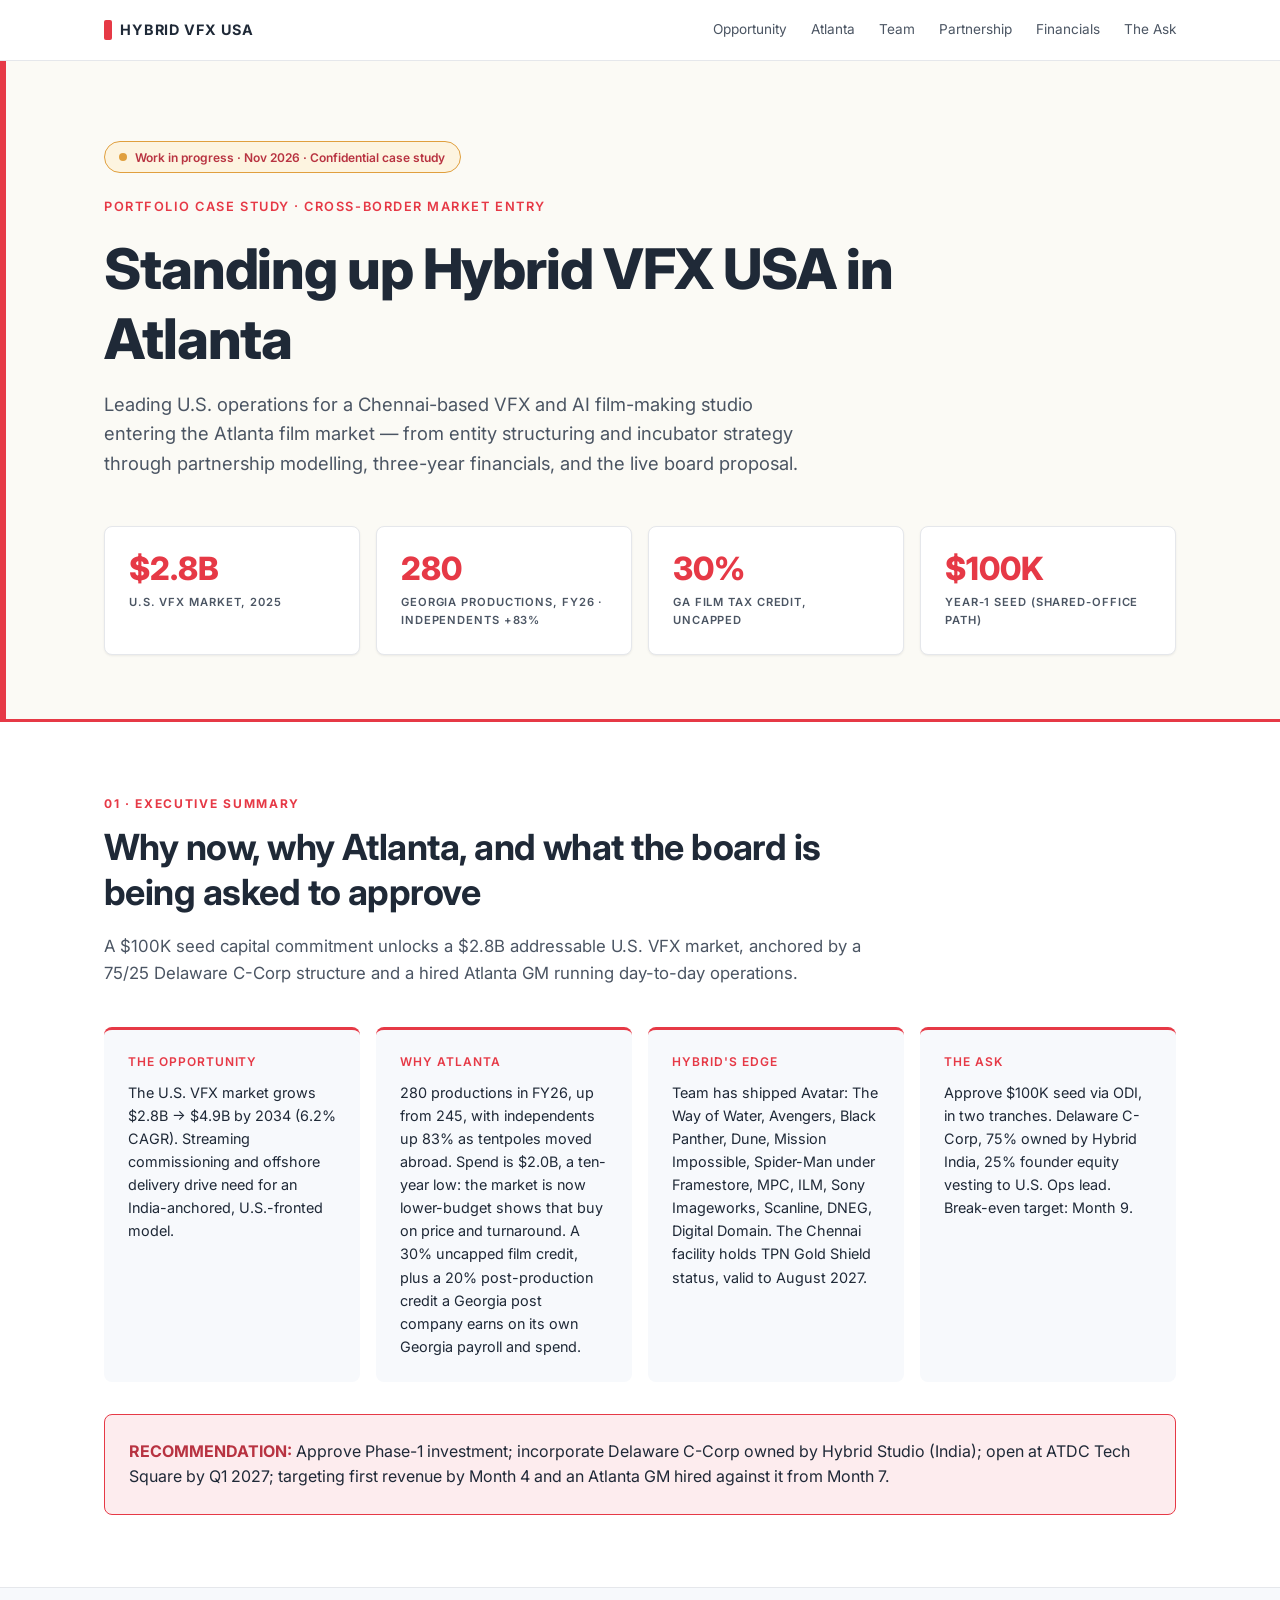
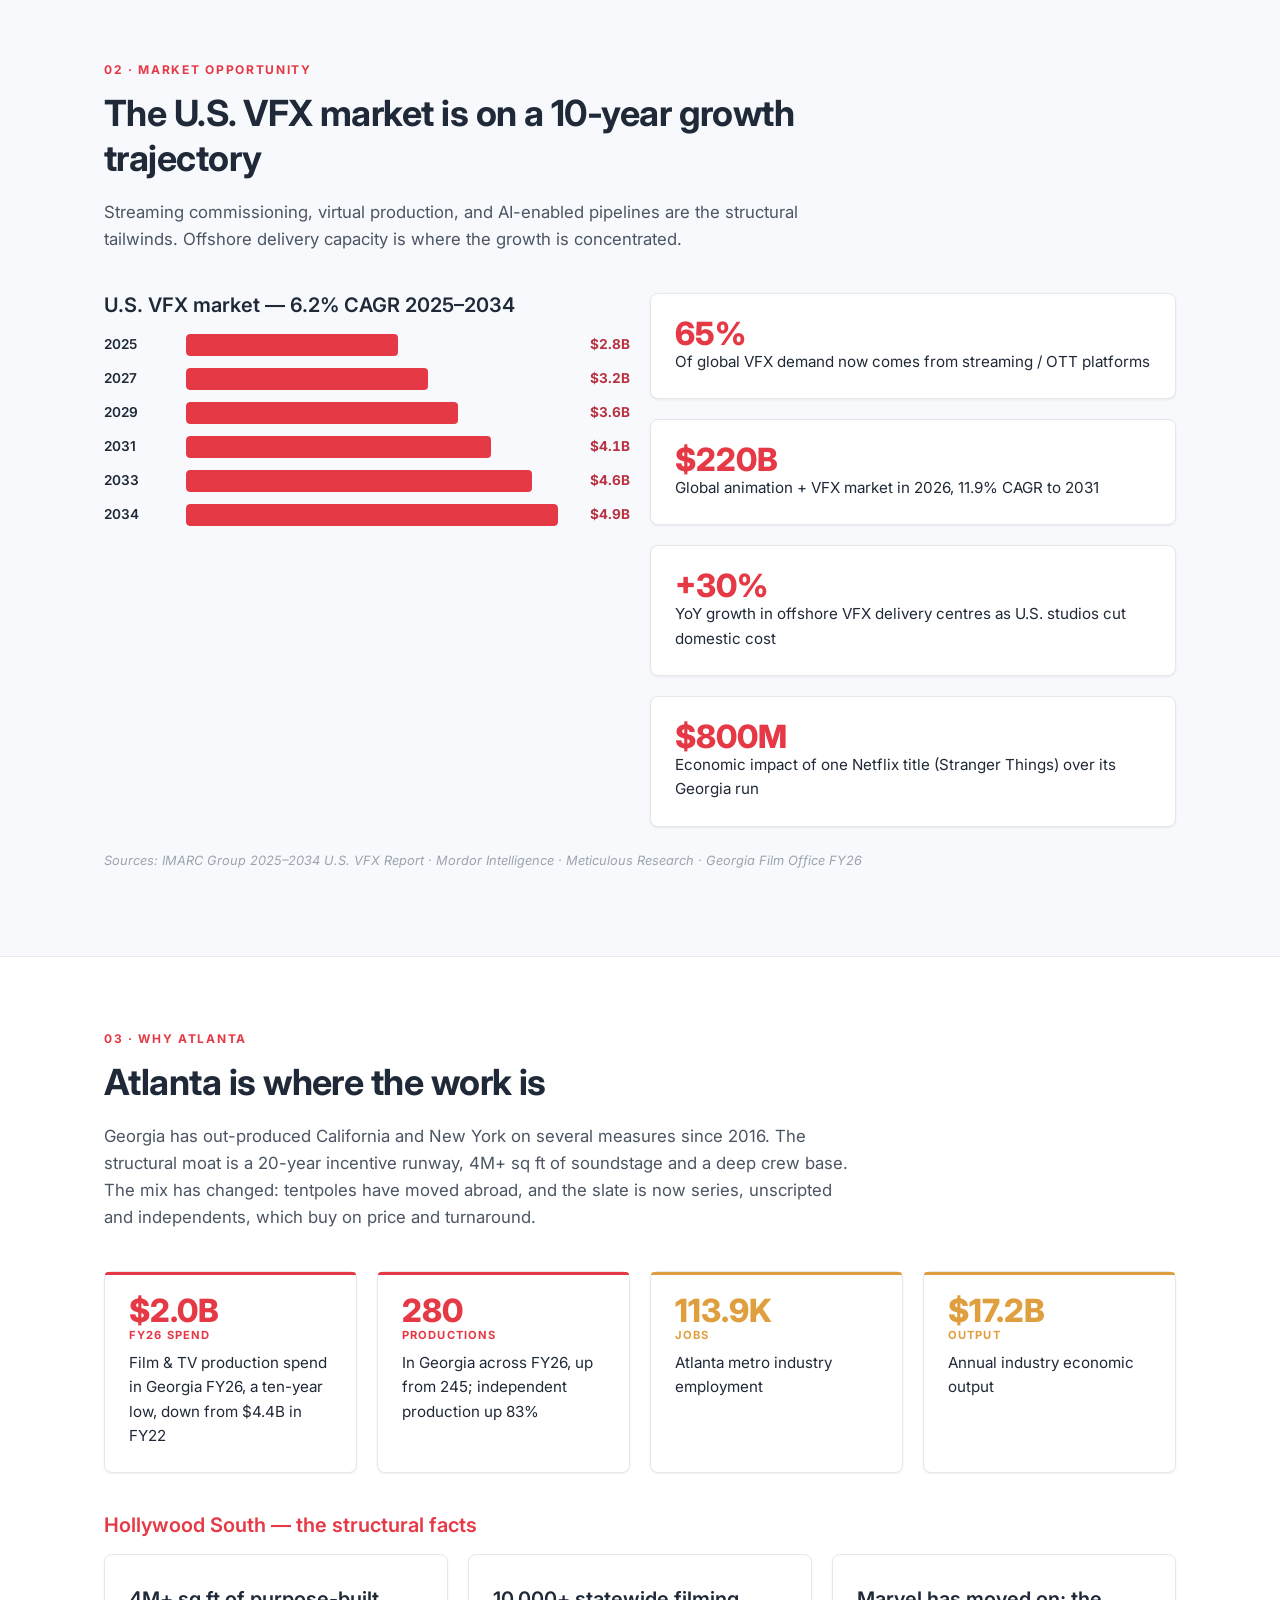
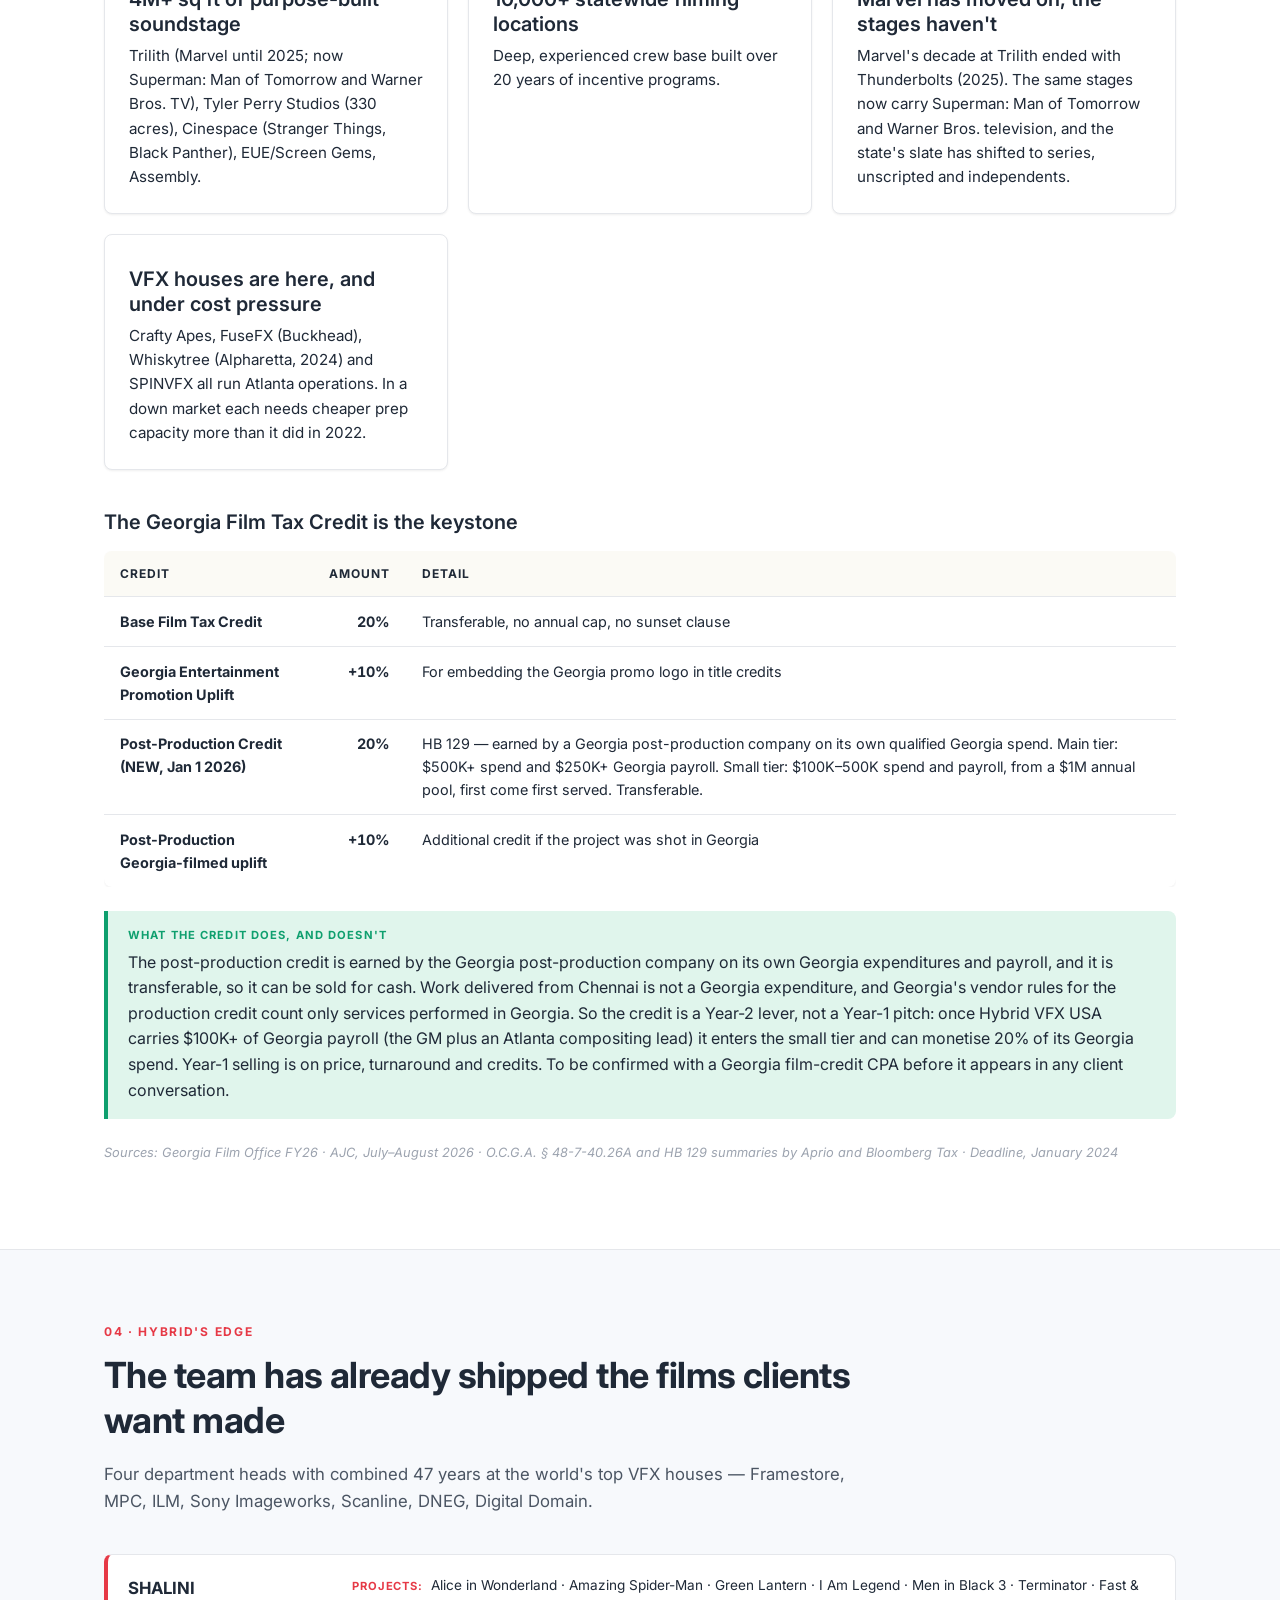
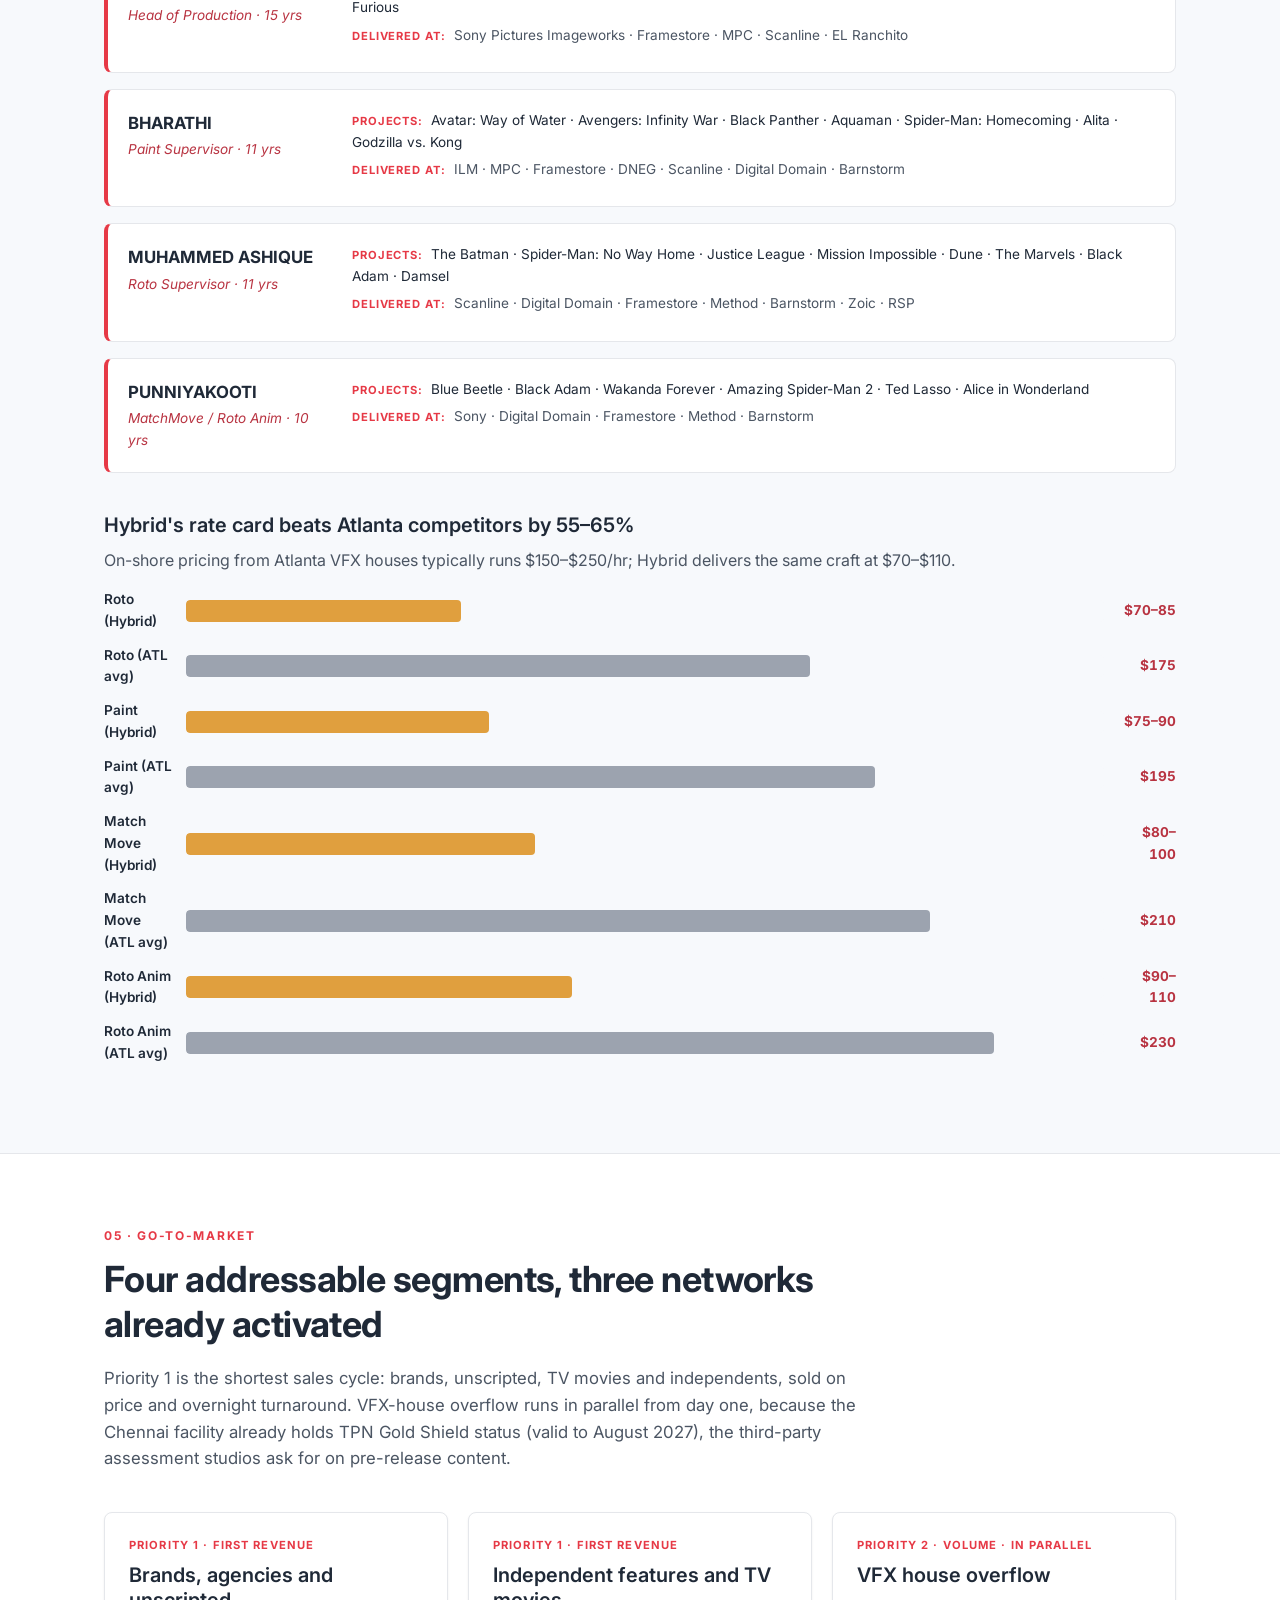
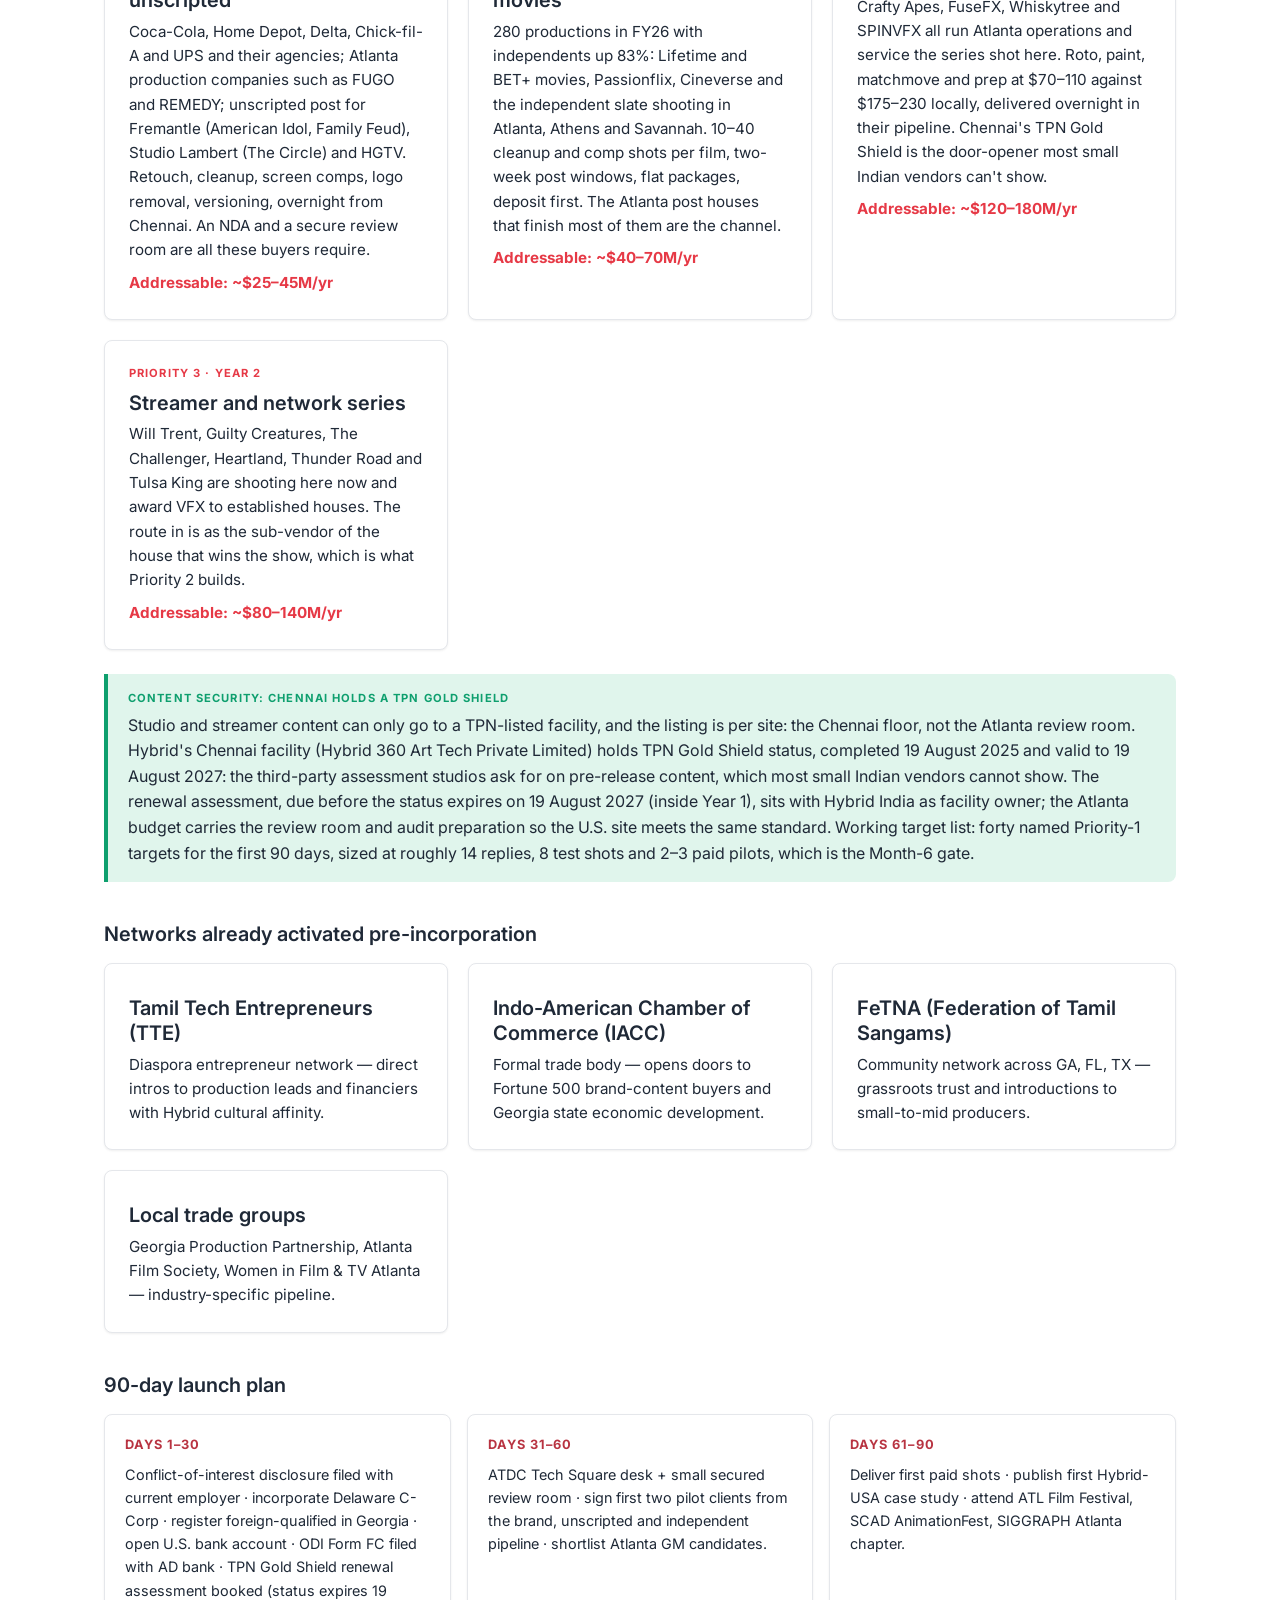
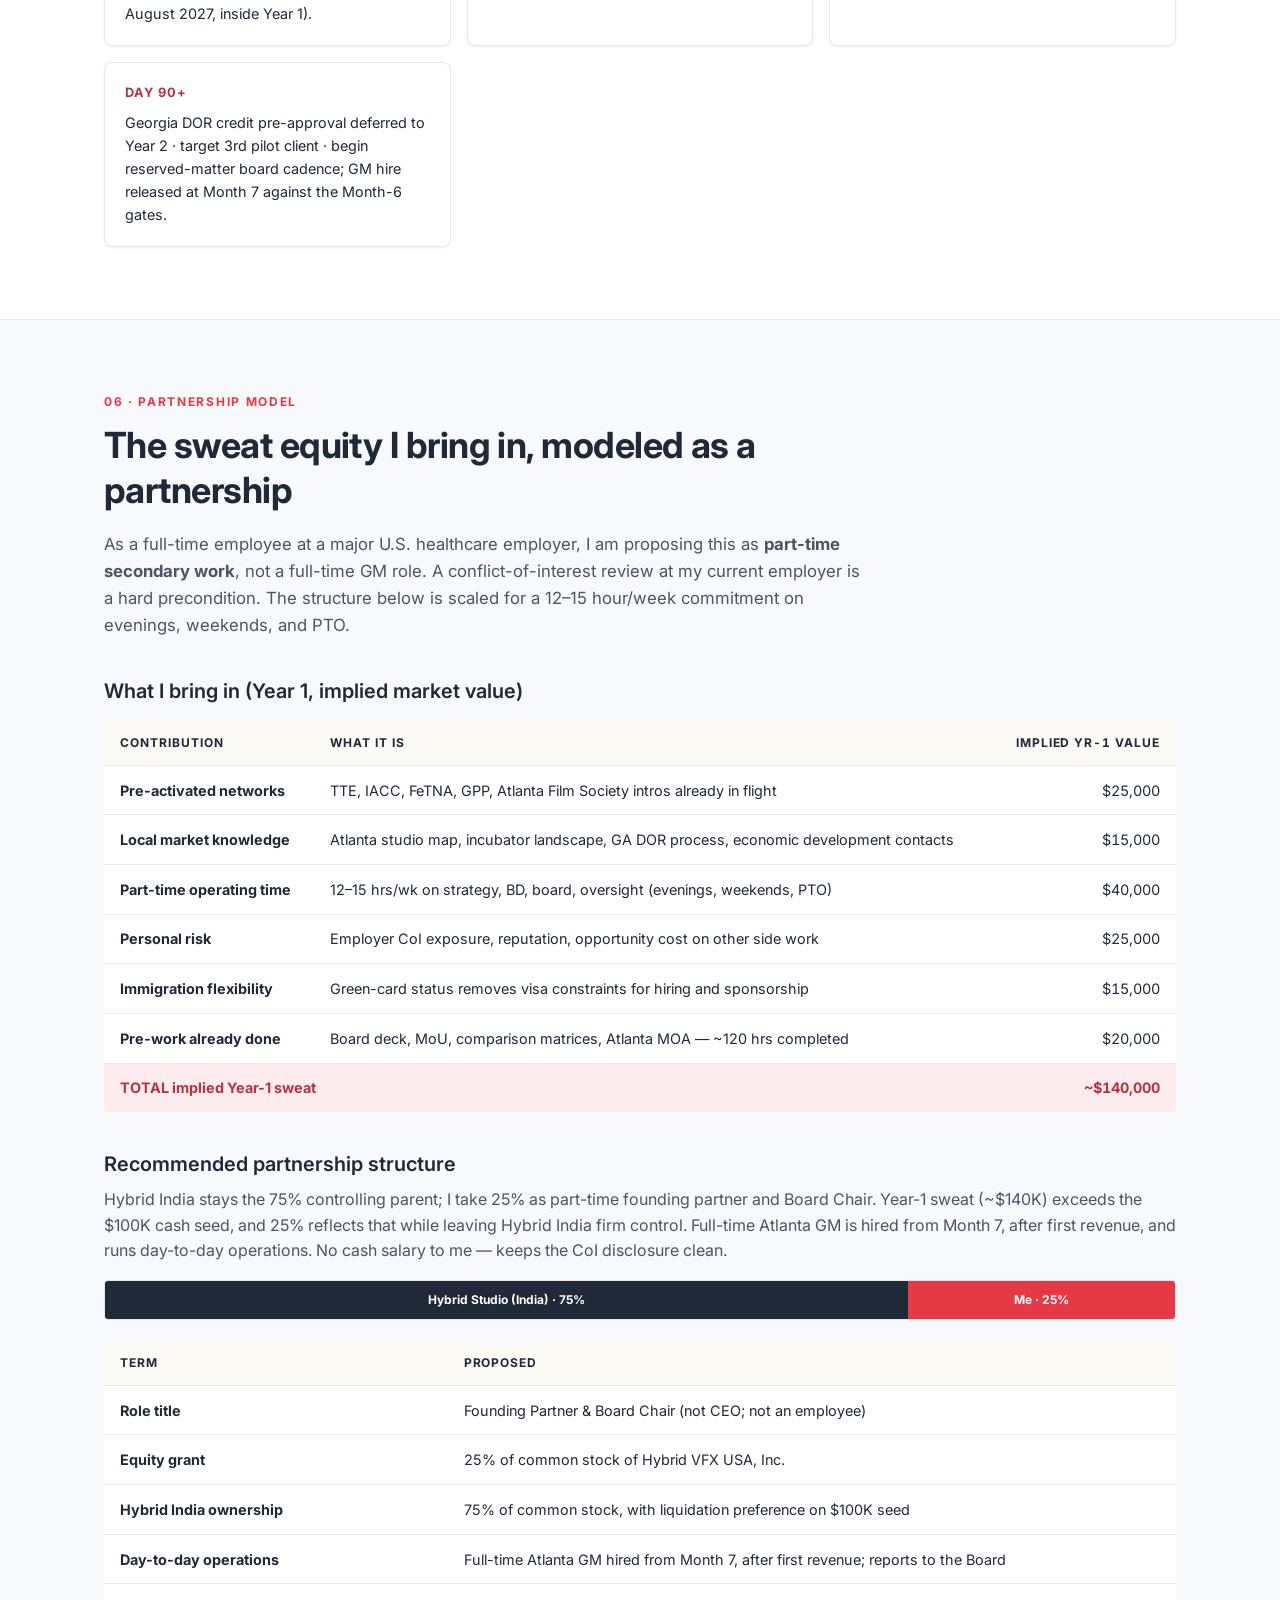
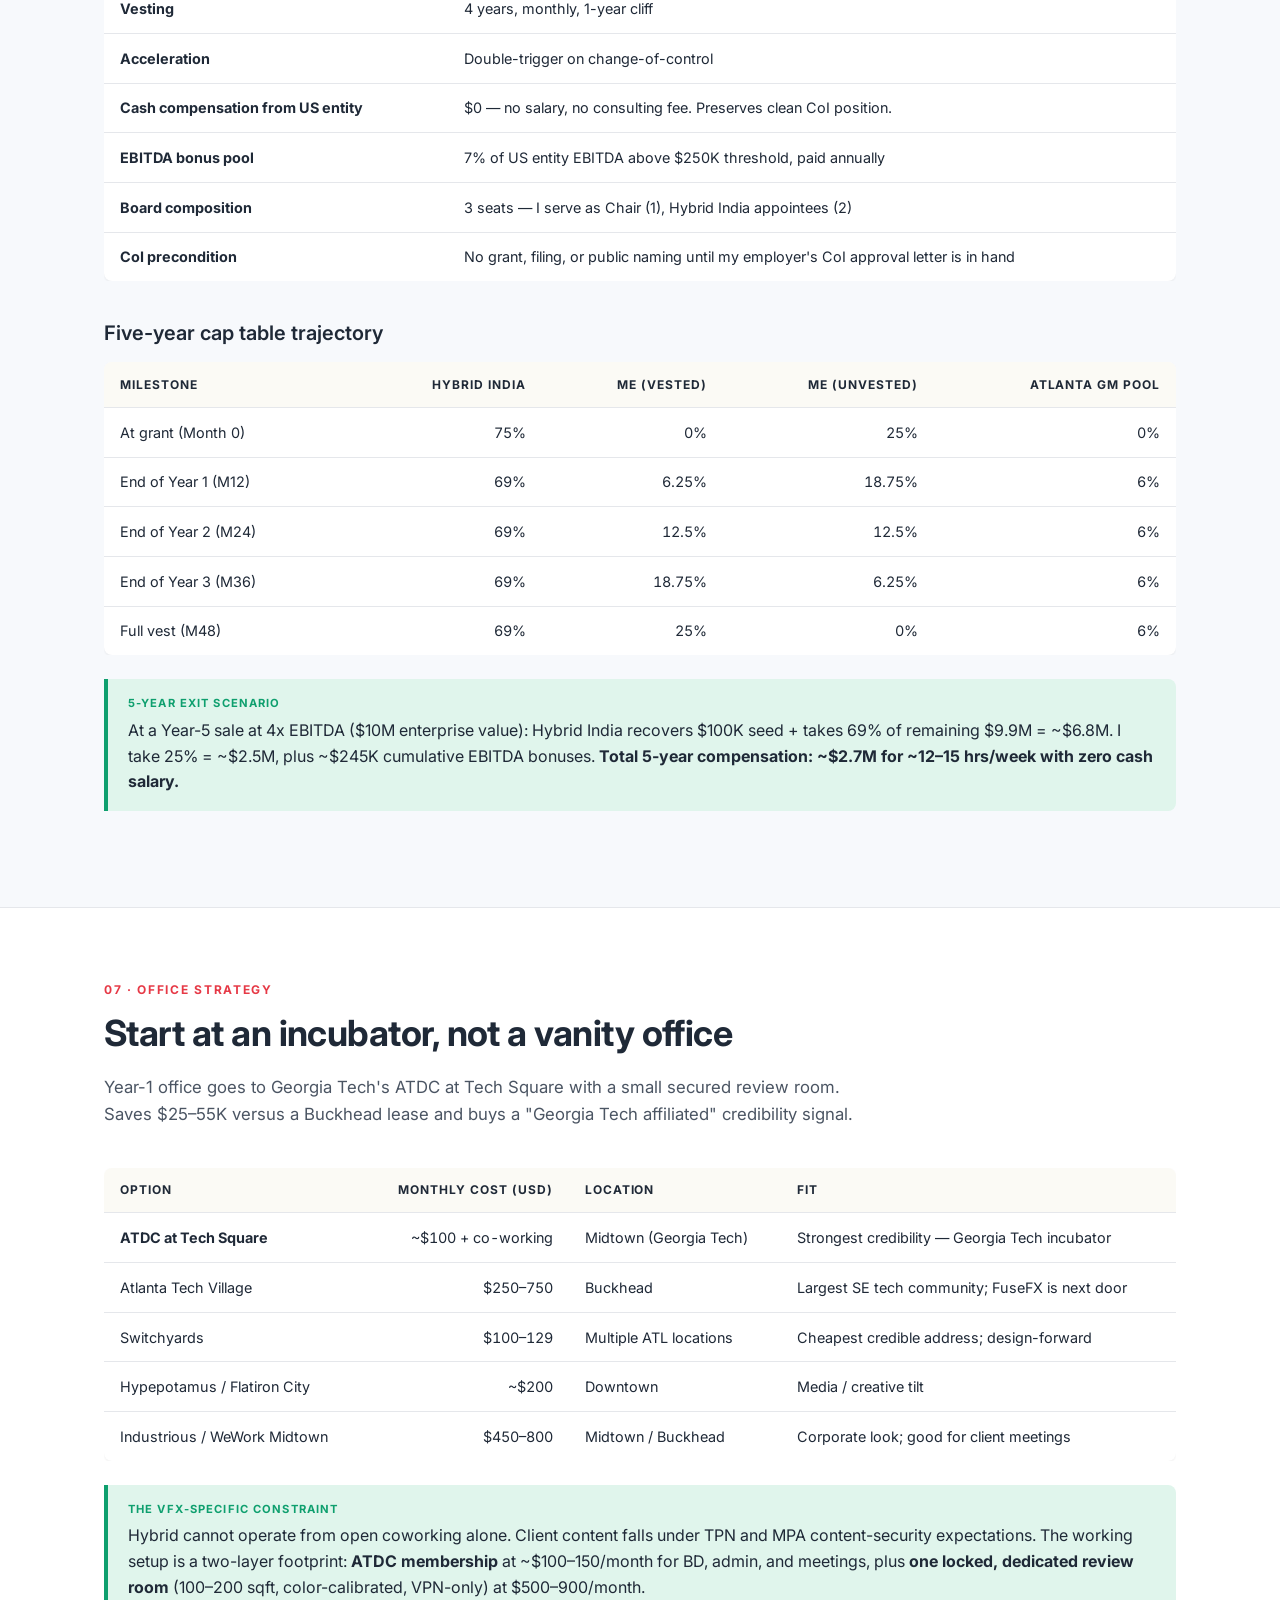
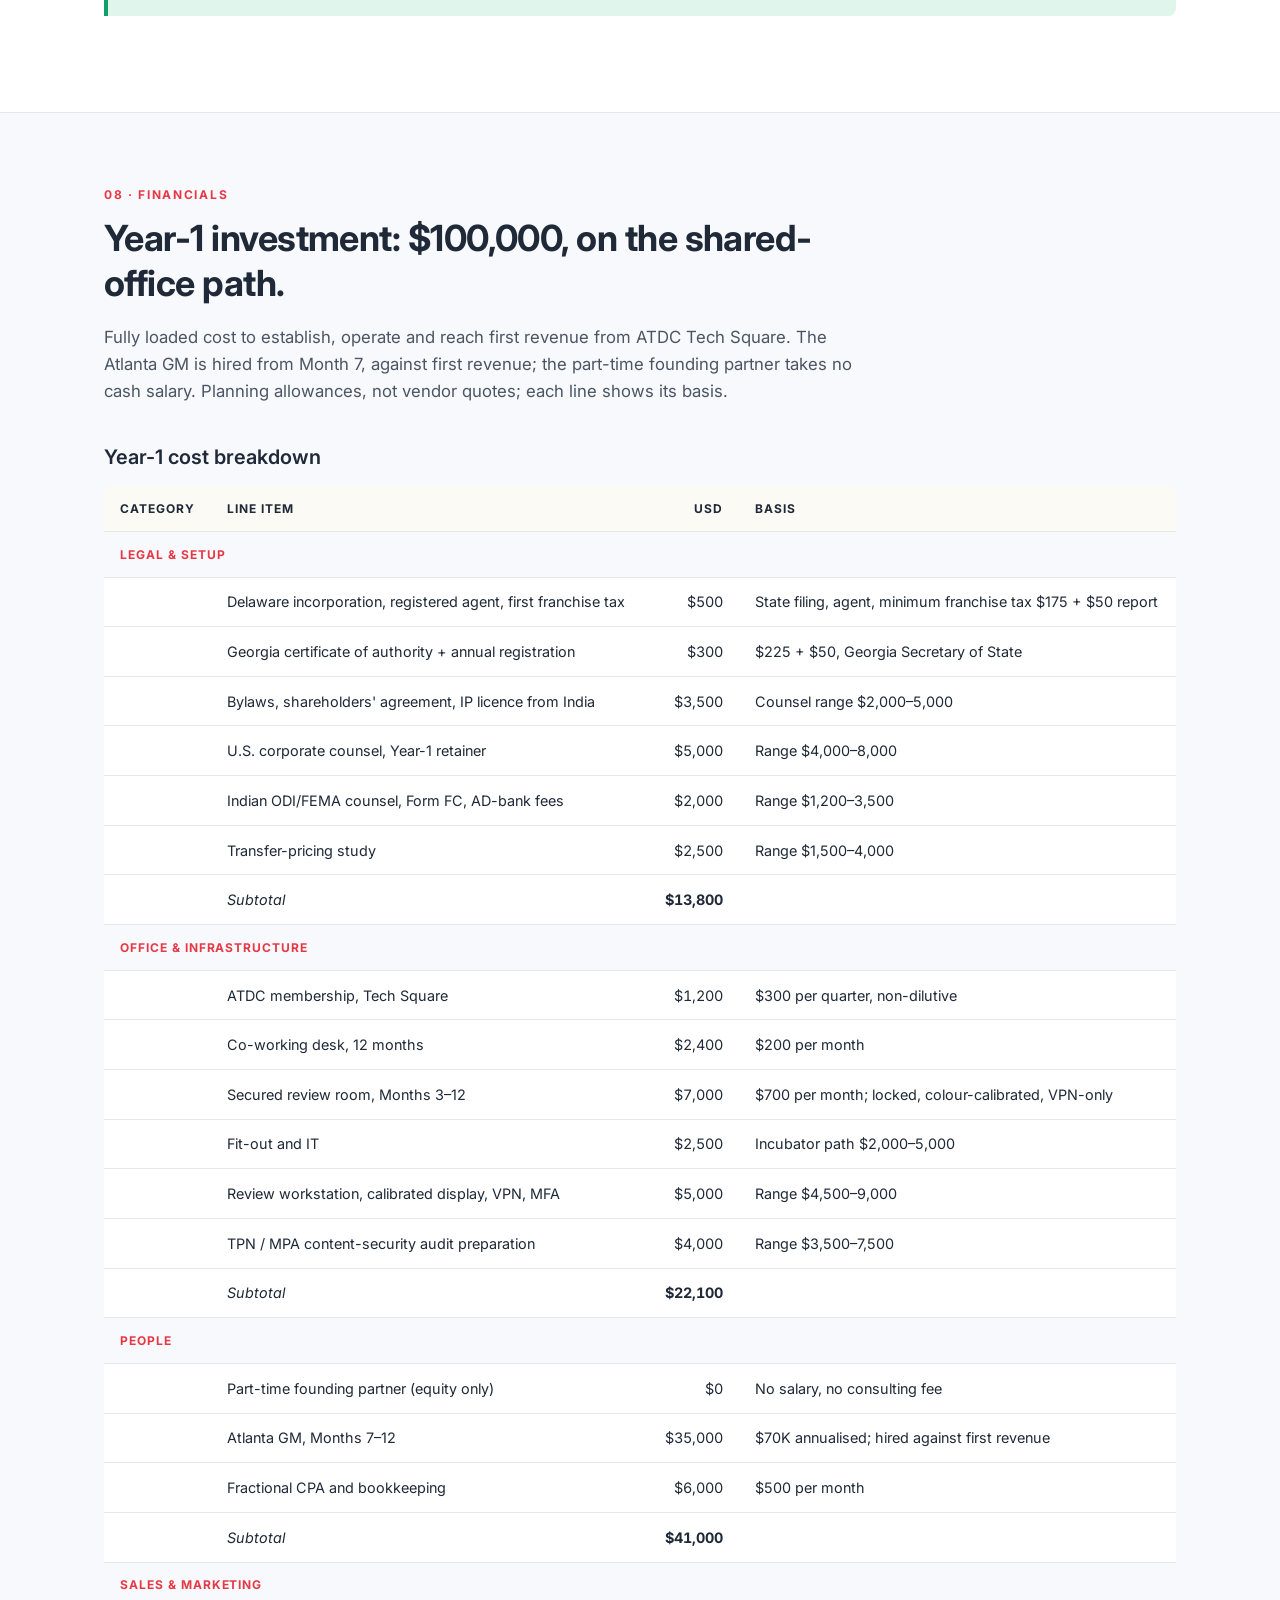
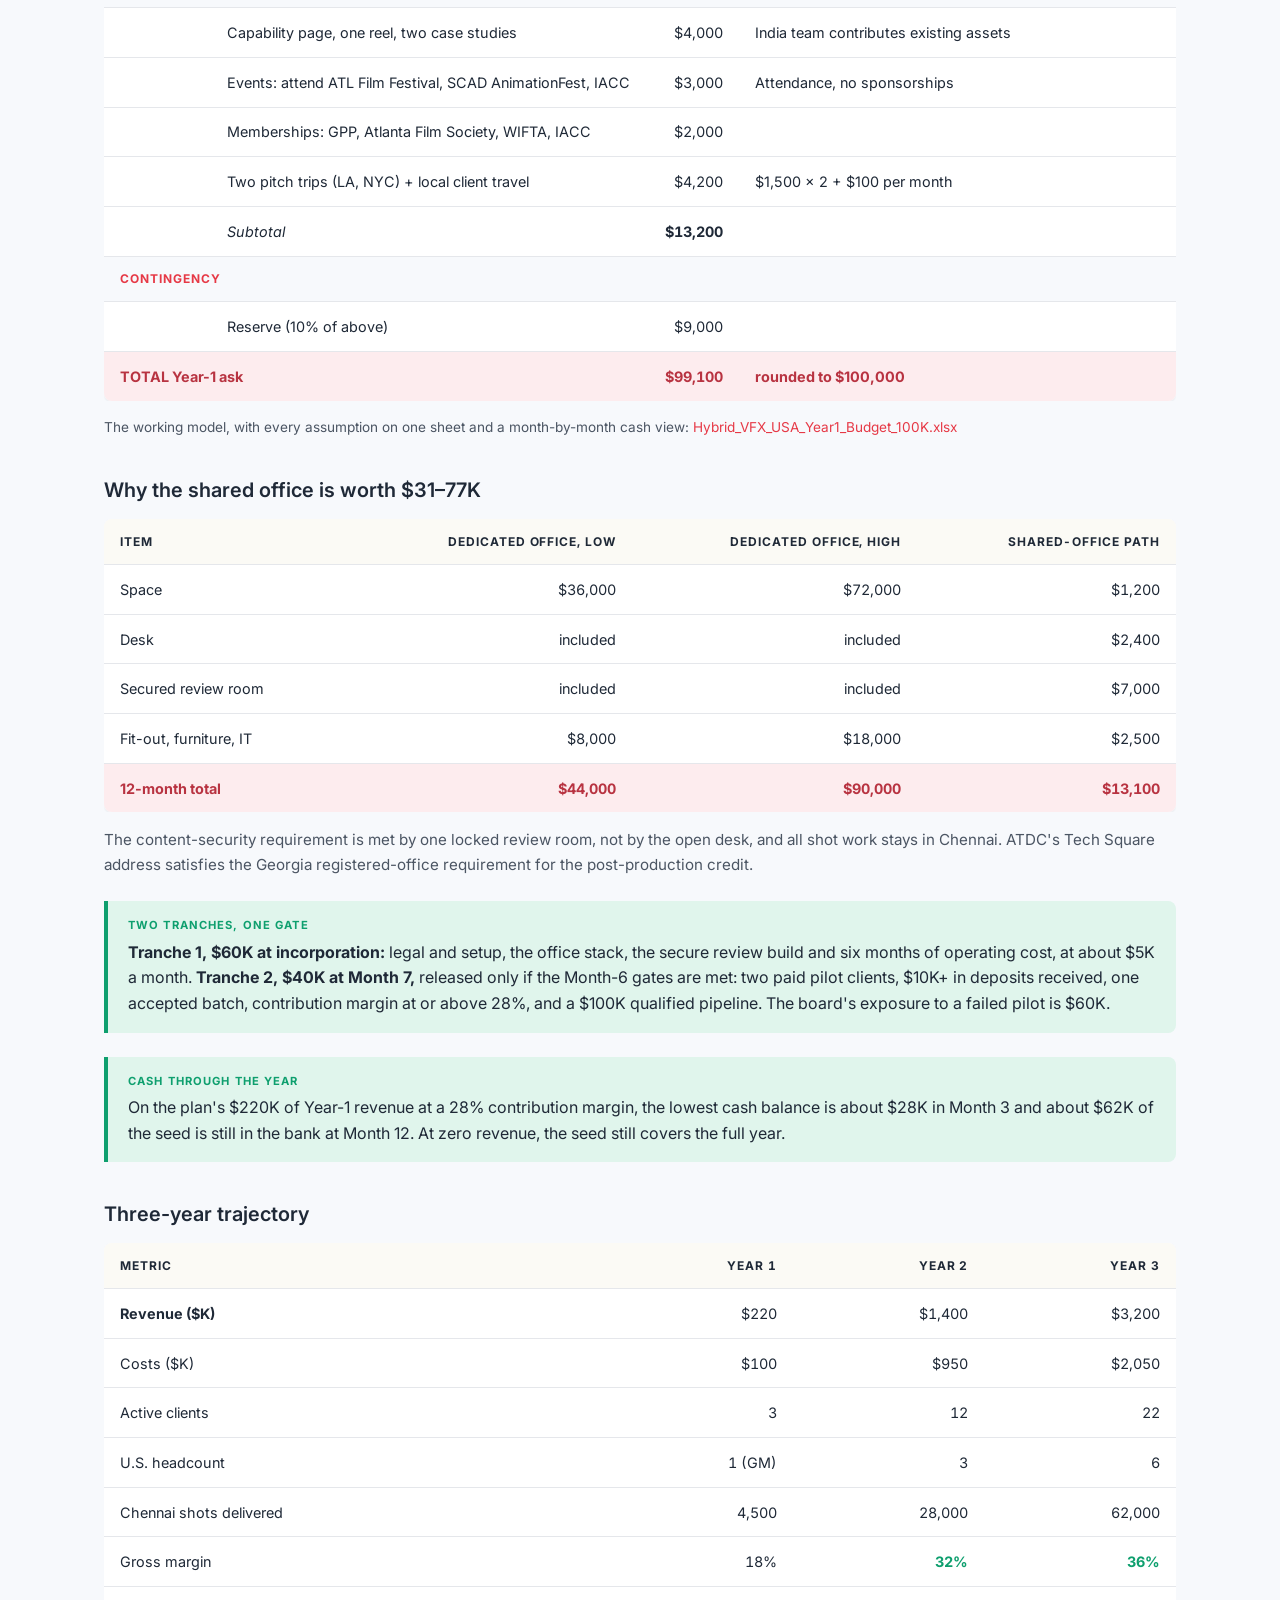
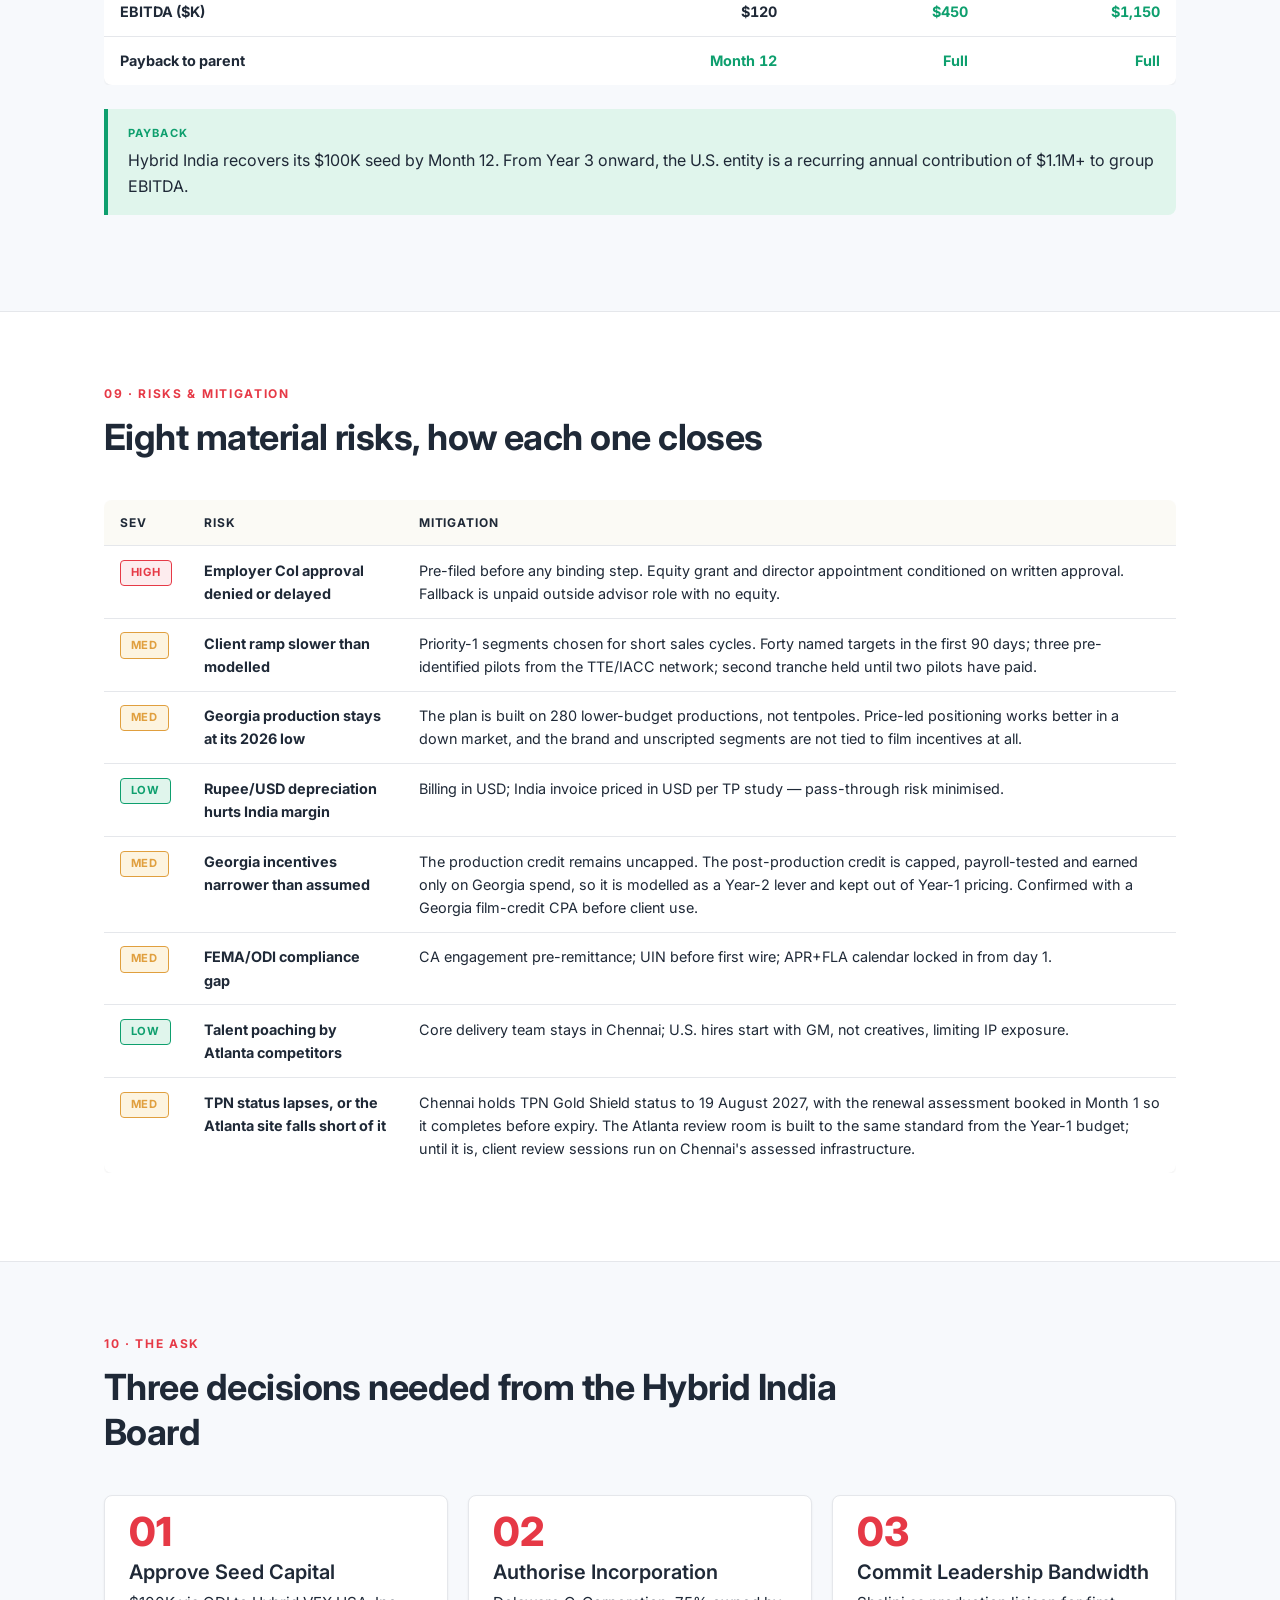
<file: ventures/hybrid-vfx-usa.html>
<!DOCTYPE html>
<html lang="en">
<head>
<meta charset="UTF-8">
<meta name="viewport" content="width=device-width, initial-scale=1.0">
<title>Hybrid VFX USA — Cross-Border Market Entry Case Study</title>
<meta name="description" content="A case study in leading U.S. market entry for a Chennai-based VFX and AI film-making studio, from legal structuring and incubator strategy to partnership modelling and three-year financials.">
<link rel="preconnect" href="https://fonts.googleapis.com">
<link rel="preconnect" href="https://fonts.gstatic.com" crossorigin>
<link href="https://fonts.googleapis.com/css2?family=Inter:wght@400;500;600;700;800&family=Playfair+Display:wght@700;800&display=swap" rel="stylesheet">
<style>
  :root{
    --red:#E63946;--dkred:#B83341;--gold:#E09F3E;--green:#0E9F6E;
    --slate:#1F2937;--dim:#4B5563;--grey:#9CA3AF;
    --white:#FFFFFF;--panel:#F7F9FC;--cream:#FBFAF5;--soft-red:#FDECEE;
    --soft-gold:#FDF4E0;--soft-green:#E0F5EC;--divider:#E5E7EB;
    --radius:8px;--shadow:0 1px 3px rgba(0,0,0,0.04),0 1px 2px rgba(0,0,0,0.03);
    --shadow-md:0 4px 12px rgba(0,0,0,0.06),0 2px 4px rgba(0,0,0,0.04);
  }
  *{box-sizing:border-box}
  html{scroll-behavior:smooth}
  body{margin:0;font-family:'Inter',system-ui,sans-serif;color:var(--slate);line-height:1.6;background:var(--white);font-size:16px}
  h1,h2,h3,h4{font-family:'Inter',sans-serif;line-height:1.25;margin:0 0 .5em;font-weight:700}
  h1{font-size:clamp(2rem,5vw,3.5rem);font-weight:800;letter-spacing:-.02em}
  h2{font-size:clamp(1.5rem,3vw,2.25rem);letter-spacing:-.015em}
  h3{font-size:1.25rem;font-weight:600}
  h4{font-size:1rem;font-weight:600;color:var(--red);text-transform:uppercase;letter-spacing:.08em;font-size:.75rem}
  p{margin:0 0 1em}
  a{color:var(--red);text-decoration:none;border-bottom:1px solid transparent;transition:border-color .15s}
  a:hover{border-color:var(--red)}
  .wrap{max-width:1120px;margin:0 auto;padding:0 1.5rem}
  .wrap-narrow{max-width:800px;margin:0 auto;padding:0 1.5rem}

  /* --- Nav --- */
  nav.topnav{position:sticky;top:0;z-index:50;background:rgba(255,255,255,0.95);backdrop-filter:blur(8px);border-bottom:1px solid var(--divider)}
  nav.topnav .wrap{display:flex;align-items:center;justify-content:space-between;height:60px}
  .brand{font-weight:700;font-size:.9rem;letter-spacing:.06em;color:var(--slate);display:flex;align-items:center;gap:.5rem}
  .brand::before{content:"";width:8px;height:20px;background:var(--red);border-radius:2px}
  .navlinks{display:flex;gap:1.5rem;font-size:.85rem}
  .navlinks a{color:var(--dim);border:none}
  .navlinks a:hover{color:var(--red)}
  @media(max-width:720px){.navlinks{display:none}}

  /* --- Hero --- */
  .hero{background:var(--cream);padding:5rem 0 4rem;border-bottom:3px solid var(--red);position:relative;overflow:hidden}
  .hero::after{content:"";position:absolute;top:0;left:0;width:6px;height:100%;background:var(--red)}
  .hero .kicker{color:var(--red);font-size:.8rem;font-weight:600;text-transform:uppercase;letter-spacing:.12em;margin-bottom:1rem}
  .hero h1{max-width:900px;margin-bottom:1rem}
  .hero .lede{font-size:1.15rem;color:var(--dim);max-width:720px;margin-bottom:2.5rem}
  .hero .stats{display:grid;grid-template-columns:repeat(auto-fit,minmax(220px,1fr));gap:1rem;margin-top:3rem}
  .stat{background:var(--white);padding:1.5rem;border:1px solid var(--divider);border-radius:var(--radius);box-shadow:var(--shadow)}
  .stat .big{font-size:2rem;font-weight:800;color:var(--red);line-height:1.1}
  .stat .lbl{font-size:.7rem;color:var(--dim);text-transform:uppercase;letter-spacing:.08em;margin-top:.5rem;font-weight:600}

  /* --- Section --- */
  section.block{padding:4.5rem 0;border-bottom:1px solid var(--divider)}
  section.block.alt{background:var(--panel)}
  .sec-head{margin-bottom:2.5rem;max-width:760px}
  .sec-head .tag{color:var(--red);font-size:.75rem;font-weight:700;text-transform:uppercase;letter-spacing:.14em;margin-bottom:.75rem}
  .sec-head p{color:var(--dim);font-size:1.05rem;margin:0}

  /* --- Cards --- */
  .grid{display:grid;gap:1.25rem}
  .grid-2{grid-template-columns:repeat(auto-fit,minmax(300px,1fr))}
  .grid-3{grid-template-columns:repeat(auto-fit,minmax(260px,1fr))}
  .grid-4{grid-template-columns:repeat(auto-fit,minmax(220px,1fr))}
  .card{background:var(--white);border:1px solid var(--divider);border-radius:var(--radius);padding:1.5rem;box-shadow:var(--shadow);transition:transform .15s,box-shadow .15s}
  .card:hover{transform:translateY(-2px);box-shadow:var(--shadow-md)}
  .card .num{font-size:2rem;font-weight:800;color:var(--red);line-height:1}
  .card h3{margin-top:.5rem;margin-bottom:.4rem}
  .card .mini{font-size:.7rem;color:var(--red);text-transform:uppercase;letter-spacing:.1em;font-weight:700;margin-bottom:.4rem}
  .card p{font-size:.95rem;color:var(--slate);margin:0}
  .card .acc{height:3px;background:var(--red);margin:-1.5rem -1.5rem 1.25rem;border-radius:var(--radius) var(--radius) 0 0}

  /* --- Pillar card --- */
  .pillars{display:grid;grid-template-columns:repeat(auto-fit,minmax(240px,1fr));gap:1rem}
  .pillar{background:var(--panel);padding:1.5rem;border-radius:var(--radius);border-top:3px solid var(--red)}
  .pillar h4{margin-bottom:.75rem}
  .pillar p{font-size:.9rem;color:var(--slate);margin:0}

  /* --- Team cards --- */
  .team-row{background:var(--white);border:1px solid var(--divider);border-left:4px solid var(--red);border-radius:var(--radius);padding:1.25rem;margin-bottom:1rem;display:grid;grid-template-columns:200px 1fr;gap:1.5rem;align-items:start}
  @media(max-width:600px){.team-row{grid-template-columns:1fr;gap:.5rem}}
  .team-row .name{font-weight:700;font-size:1.05rem;color:var(--slate)}
  .team-row .role{font-size:.85rem;color:var(--dkred);font-style:italic;margin-top:.15rem}
  .team-row .meta{font-size:.85rem;color:var(--slate);margin-bottom:.35rem}
  .team-row .meta b{color:var(--red);font-size:.7rem;letter-spacing:.08em;margin-right:.5rem}
  .team-row .credits{color:var(--dim)}

  /* --- Table --- */
  .tbl-wrap{overflow-x:auto;margin:1rem 0}
  table{width:100%;border-collapse:collapse;font-size:.9rem;background:var(--white);border-radius:var(--radius);overflow:hidden;box-shadow:var(--shadow)}
  th,td{padding:.8rem 1rem;text-align:left;border-bottom:1px solid var(--divider);vertical-align:top}
  th{background:var(--cream);font-size:.75rem;text-transform:uppercase;letter-spacing:.08em;font-weight:700;color:var(--slate)}
  tr:last-child td{border-bottom:none}
  td.num,th.num{text-align:right;font-variant-numeric:tabular-nums}
  tr.total td{background:var(--soft-red);font-weight:700;color:var(--dkred)}
  tr.section td{background:var(--panel);font-weight:700;color:var(--red);font-size:.75rem;text-transform:uppercase;letter-spacing:.08em}

  /* --- Severity badges --- */
  .sev{display:inline-block;padding:.2rem .6rem;border-radius:4px;font-size:.7rem;font-weight:700;letter-spacing:.08em}
  .sev-high{background:var(--soft-red);color:var(--red);border:1px solid var(--red)}
  .sev-med{background:var(--soft-gold);color:var(--gold);border:1px solid var(--gold)}
  .sev-low{background:var(--soft-green);color:var(--green);border:1px solid var(--green)}

  /* --- Timeline --- */
  .timeline{display:grid;gap:1rem;grid-template-columns:repeat(auto-fit,minmax(260px,1fr))}
  .phase{background:var(--white);border:1px solid var(--divider);border-radius:var(--radius);padding:1.25rem;box-shadow:var(--shadow)}
  .phase .when{font-size:.8rem;font-weight:700;color:var(--dkred);text-transform:uppercase;letter-spacing:.08em;margin-bottom:.5rem}
  .phase .what{font-size:.9rem;color:var(--slate)}

  /* --- Recommendation --- */
  .reco{background:var(--soft-red);border:1px solid var(--red);border-radius:var(--radius);padding:1.5rem;margin-top:2rem}
  .reco strong{color:var(--dkred)}

  /* --- Callout --- */
  .cal{background:var(--soft-green);border-left:4px solid var(--green);padding:1rem 1.25rem;border-radius:0 var(--radius) var(--radius) 0;margin:1.5rem 0}
  .cal .cal-tag{font-size:.7rem;font-weight:700;color:var(--green);text-transform:uppercase;letter-spacing:.1em;margin-bottom:.3rem}

  /* --- Chart (bar via CSS) --- */
  .bars{display:grid;gap:.75rem;margin:1rem 0}
  .bar-row{display:grid;grid-template-columns:70px 1fr 60px;align-items:center;gap:.75rem;font-size:.85rem}
  .bar-row .lbl{font-weight:600;color:var(--slate)}
  .bar-row .num{color:var(--dkred);font-weight:700;text-align:right;font-variant-numeric:tabular-nums}
  .bar-outer{background:var(--panel);border-radius:4px;overflow:hidden;height:22px;position:relative}
  .bar-inner{height:100%;background:var(--red);border-radius:4px;transition:width .4s}
  .bar-inner.gold{background:var(--gold)}
  .bar-inner.grey{background:var(--grey)}

  /* --- Equity model viz --- */
  .equity-split{display:flex;height:30px;border-radius:4px;overflow:hidden;margin:.5rem 0;border:1px solid var(--divider)}
  .equity-split span{display:flex;align-items:center;justify-content:center;font-size:.75rem;font-weight:700;color:var(--white)}
  .equity-india{background:var(--slate)}
  .equity-me{background:var(--red)}
  .equity-gm{background:var(--gold)}

  /* --- Footer --- */
  footer{background:var(--cream);padding:3rem 0;border-top:3px solid var(--red)}
  footer .wrap{display:flex;justify-content:space-between;align-items:center;flex-wrap:wrap;gap:1rem;font-size:.85rem;color:var(--dim)}
  footer .brand-foot{font-weight:700;color:var(--slate);letter-spacing:.06em}

  /* --- Status banner --- */
  .status{display:inline-flex;align-items:center;gap:.5rem;background:var(--soft-gold);border:1px solid var(--gold);border-radius:999px;padding:.35rem .9rem;font-size:.75rem;font-weight:600;color:var(--dkred);margin-bottom:1.5rem}
  .status::before{content:"";width:8px;height:8px;background:var(--gold);border-radius:50%;animation:pulse 2s infinite}
  @keyframes pulse{0%,100%{opacity:1}50%{opacity:.5}}

  /* --- TOC --- */
  .toc{background:var(--panel);border-left:3px solid var(--red);padding:1.25rem 1.5rem;border-radius:0 var(--radius) var(--radius) 0;margin:2rem 0;max-width:500px}
  .toc h4{color:var(--red);margin-bottom:.75rem}
  .toc ol{margin:0;padding-left:1.5rem;font-size:.9rem}
  .toc li{margin-bottom:.35rem}
  .toc a{color:var(--slate);border:none}
  .toc a:hover{color:var(--red)}

  /* --- Print --- */
  @media print{
    nav.topnav{display:none}
    .hero{padding:2rem 0}
    section.block{page-break-inside:avoid;padding:2rem 0}
    .card,.team-row,.phase{break-inside:avoid}
  }
</style>
</head>
<body>

<!-- Nav -->
<nav class="topnav">
  <div class="wrap">
    <div class="brand">HYBRID VFX USA</div>
    <div class="navlinks">
      <a href="#opportunity">Opportunity</a>
      <a href="#atlanta">Atlanta</a>
      <a href="#team">Team</a>
      <a href="#partnership">Partnership</a>
      <a href="#financials">Financials</a>
      <a href="#ask">The Ask</a>
    </div>
  </div>
</nav>

<!-- Hero -->
<header class="hero">
  <div class="wrap">
    <div class="status">Work in progress · Nov 2026 · Confidential case study</div>
    <div class="kicker">Portfolio case study · Cross-border market entry</div>
    <h1>Standing up Hybrid VFX USA in Atlanta</h1>
    <p class="lede">Leading U.S. operations for a Chennai-based VFX and AI film-making studio entering the Atlanta film market — from entity structuring and incubator strategy through partnership modelling, three-year financials, and the live board proposal.</p>
    <div class="stats">
      <div class="stat"><div class="big">$2.8B</div><div class="lbl">U.S. VFX Market, 2025</div></div>
      <div class="stat"><div class="big">280</div><div class="lbl">Georgia productions, FY26 · independents +83%</div></div>
      <div class="stat"><div class="big">30%</div><div class="lbl">GA Film Tax Credit, uncapped</div></div>
      <div class="stat"><div class="big">$100K</div><div class="lbl">Year-1 Seed (shared-office path)</div></div>
    </div>
  </div>
</header>

<!-- Executive summary -->
<section class="block" id="summary">
  <div class="wrap">
    <div class="sec-head">
      <div class="tag">01 · Executive Summary</div>
      <h2>Why now, why Atlanta, and what the board is being asked to approve</h2>
      <p>A $100K seed capital commitment unlocks a $2.8B addressable U.S. VFX market, anchored by a 75/25 Delaware C-Corp structure and a hired Atlanta GM running day-to-day operations.</p>
    </div>
    <div class="pillars">
      <div class="pillar">
        <h4>The Opportunity</h4>
        <p>The U.S. VFX market grows $2.8B → $4.9B by 2034 (6.2% CAGR). Streaming commissioning and offshore delivery drive need for an India-anchored, U.S.-fronted model.</p>
      </div>
      <div class="pillar">
        <h4>Why Atlanta</h4>
        <p>280 productions in FY26, up from 245, with independents up 83% as tentpoles moved abroad. Spend is $2.0B, a ten-year low: the market is now lower-budget shows that buy on price and turnaround. A 30% uncapped film credit, plus a 20% post-production credit a Georgia post company earns on its own Georgia payroll and spend.</p>
      </div>
      <div class="pillar">
        <h4>Hybrid's Edge</h4>
        <p>Team has shipped Avatar: The Way of Water, Avengers, Black Panther, Dune, Mission Impossible, Spider-Man under Framestore, MPC, ILM, Sony Imageworks, Scanline, DNEG, Digital Domain. The Chennai facility holds TPN Gold Shield status, valid to August 2027.</p>
      </div>
      <div class="pillar">
        <h4>The Ask</h4>
        <p>Approve $100K seed via ODI, in two tranches. Delaware C-Corp, 75% owned by Hybrid India, 25% founder equity vesting to U.S. Ops lead. Break-even target: Month 9.</p>
      </div>
    </div>
    <div class="reco">
      <strong>RECOMMENDATION:</strong> Approve Phase-1 investment; incorporate Delaware C-Corp owned by Hybrid Studio (India); open at ATDC Tech Square by Q1 2027; targeting first revenue by Month 4 and an Atlanta GM hired against it from Month 7.
    </div>
  </div>
</section>

<!-- Market opportunity -->
<section class="block alt" id="opportunity">
  <div class="wrap">
    <div class="sec-head">
      <div class="tag">02 · Market Opportunity</div>
      <h2>The U.S. VFX market is on a 10-year growth trajectory</h2>
      <p>Streaming commissioning, virtual production, and AI-enabled pipelines are the structural tailwinds. Offshore delivery capacity is where the growth is concentrated.</p>
    </div>

    <div class="grid grid-2">
      <div>
        <h3 style="color:var(--slate);margin-bottom:1rem">U.S. VFX market — 6.2% CAGR 2025–2034</h3>
        <div class="bars">
          <div class="bar-row"><div class="lbl">2025</div><div class="bar-outer"><div class="bar-inner" style="width:57%"></div></div><div class="num">$2.8B</div></div>
          <div class="bar-row"><div class="lbl">2027</div><div class="bar-outer"><div class="bar-inner" style="width:65%"></div></div><div class="num">$3.2B</div></div>
          <div class="bar-row"><div class="lbl">2029</div><div class="bar-outer"><div class="bar-inner" style="width:73%"></div></div><div class="num">$3.6B</div></div>
          <div class="bar-row"><div class="lbl">2031</div><div class="bar-outer"><div class="bar-inner" style="width:82%"></div></div><div class="num">$4.1B</div></div>
          <div class="bar-row"><div class="lbl">2033</div><div class="bar-outer"><div class="bar-inner" style="width:93%"></div></div><div class="num">$4.6B</div></div>
          <div class="bar-row"><div class="lbl">2034</div><div class="bar-outer"><div class="bar-inner" style="width:100%"></div></div><div class="num">$4.9B</div></div>
        </div>
      </div>
      <div class="grid grid-2" style="align-content:start">
        <div class="card"><div class="num">65%</div><p>Of global VFX demand now comes from streaming / OTT platforms</p></div>
        <div class="card"><div class="num">$220B</div><p>Global animation + VFX market in 2026, 11.9% CAGR to 2031</p></div>
        <div class="card"><div class="num">+30%</div><p>YoY growth in offshore VFX delivery centres as U.S. studios cut domestic cost</p></div>
        <div class="card"><div class="num">$800M</div><p>Economic impact of one Netflix title (Stranger Things) over its Georgia run</p></div>
      </div>
    </div>
    <p style="margin-top:1.5rem;font-size:.8rem;color:var(--grey);font-style:italic">Sources: IMARC Group 2025–2034 U.S. VFX Report · Mordor Intelligence · Meticulous Research · Georgia Film Office FY26</p>
  </div>
</section>

<!-- Atlanta -->
<section class="block" id="atlanta">
  <div class="wrap">
    <div class="sec-head">
      <div class="tag">03 · Why Atlanta</div>
      <h2>Atlanta is where the work is</h2>
      <p>Georgia has out-produced California and New York on several measures since 2016. The structural moat is a 20-year incentive runway, 4M+ sq ft of soundstage and a deep crew base. The mix has changed: tentpoles have moved abroad, and the slate is now series, unscripted and independents, which buy on price and turnaround.</p>
    </div>

    <div class="grid grid-4">
      <div class="card"><div class="acc"></div><div class="num">$2.0B</div><div class="mini">FY26 spend</div><p>Film & TV production spend in Georgia FY26, a ten-year low, down from $4.4B in FY22</p></div>
      <div class="card"><div class="acc"></div><div class="num">280</div><div class="mini">Productions</div><p>In Georgia across FY26, up from 245; independent production up 83%</p></div>
      <div class="card"><div class="acc" style="background:var(--gold)"></div><div class="num" style="color:var(--gold)">113.9K</div><div class="mini" style="color:var(--gold)">Jobs</div><p>Atlanta metro industry employment</p></div>
      <div class="card"><div class="acc" style="background:var(--gold)"></div><div class="num" style="color:var(--gold)">$17.2B</div><div class="mini" style="color:var(--gold)">Output</div><p>Annual industry economic output</p></div>
    </div>

    <h3 style="margin-top:2.5rem;color:var(--red)">Hollywood South — the structural facts</h3>
    <div class="grid grid-2" style="margin-top:1rem">
      <div class="card">
        <h3>4M+ sq ft of purpose-built soundstage</h3>
        <p>Trilith (Marvel until 2025; now Superman: Man of Tomorrow and Warner Bros. TV), Tyler Perry Studios (330 acres), Cinespace (Stranger Things, Black Panther), EUE/Screen Gems, Assembly.</p>
      </div>
      <div class="card">
        <h3>10,000+ statewide filming locations</h3>
        <p>Deep, experienced crew base built over 20 years of incentive programs.</p>
      </div>
      <div class="card">
        <h3>Marvel has moved on; the stages haven't</h3>
        <p>Marvel's decade at Trilith ended with Thunderbolts (2025). The same stages now carry Superman: Man of Tomorrow and Warner Bros. television, and the state's slate has shifted to series, unscripted and independents.</p>
      </div>
      <div class="card">
        <h3>VFX houses are here, and under cost pressure</h3>
        <p>Crafty Apes, FuseFX (Buckhead), Whiskytree (Alpharetta, 2024) and SPINVFX all run Atlanta operations. In a down market each needs cheaper prep capacity more than it did in 2022.</p>
      </div>
    </div>

    <h3 style="margin-top:2.5rem">The Georgia Film Tax Credit is the keystone</h3>
    <div class="tbl-wrap">
      <table>
        <thead><tr><th>Credit</th><th>Amount</th><th>Detail</th></tr></thead>
        <tbody>
          <tr><td><b>Base Film Tax Credit</b></td><td class="num"><b>20%</b></td><td>Transferable, no annual cap, no sunset clause</td></tr>
          <tr><td><b>Georgia Entertainment Promotion Uplift</b></td><td class="num"><b>+10%</b></td><td>For embedding the Georgia promo logo in title credits</td></tr>
          <tr><td><b>Post-Production Credit (NEW, Jan 1 2026)</b></td><td class="num"><b>20%</b></td><td>HB 129 — earned by a Georgia post-production company on its own qualified Georgia spend. Main tier: $500K+ spend and $250K+ Georgia payroll. Small tier: $100K–500K spend and payroll, from a $1M annual pool, first come first served. Transferable.</td></tr>
          <tr><td><b>Post-Production Georgia-filmed uplift</b></td><td class="num"><b>+10%</b></td><td>Additional credit if the project was shot in Georgia</td></tr>
        </tbody>
      </table>
    </div>

    <div class="cal">
      <div class="cal-tag">WHAT THE CREDIT DOES, AND DOESN'T</div>
      The post-production credit is earned by the Georgia post-production company on its own Georgia expenditures and payroll, and it is transferable, so it can be sold for cash. Work delivered from Chennai is not a Georgia expenditure, and Georgia's vendor rules for the production credit count only services performed in Georgia. So the credit is a Year-2 lever, not a Year-1 pitch: once Hybrid VFX USA carries $100K+ of Georgia payroll (the GM plus an Atlanta compositing lead) it enters the small tier and can monetise 20% of its Georgia spend. Year-1 selling is on price, turnaround and credits. To be confirmed with a Georgia film-credit CPA before it appears in any client conversation.
    </div>
    <p style="margin-top:1.5rem;font-size:.8rem;color:var(--grey);font-style:italic">Sources: Georgia Film Office FY26 · AJC, July–August 2026 · O.C.G.A. § 48-7-40.26A and HB 129 summaries by Aprio and Bloomberg Tax · Deadline, January 2024</p>
  </div>
</section>

<!-- Team -->
<section class="block alt" id="team">
  <div class="wrap">
    <div class="sec-head">
      <div class="tag">04 · Hybrid's Edge</div>
      <h2>The team has already shipped the films clients want made</h2>
      <p>Four department heads with combined 47 years at the world's top VFX houses — Framestore, MPC, ILM, Sony Imageworks, Scanline, DNEG, Digital Domain.</p>
    </div>

    <div class="team-row">
      <div><div class="name">SHALINI</div><div class="role">Head of Production · 15 yrs</div></div>
      <div>
        <div class="meta"><b>PROJECTS:</b>Alice in Wonderland · Amazing Spider-Man · Green Lantern · I Am Legend · Men in Black 3 · Terminator · Fast & Furious</div>
        <div class="meta credits"><b>DELIVERED AT:</b>Sony Pictures Imageworks · Framestore · MPC · Scanline · EL Ranchito</div>
      </div>
    </div>
    <div class="team-row">
      <div><div class="name">BHARATHI</div><div class="role">Paint Supervisor · 11 yrs</div></div>
      <div>
        <div class="meta"><b>PROJECTS:</b>Avatar: Way of Water · Avengers: Infinity War · Black Panther · Aquaman · Spider-Man: Homecoming · Alita · Godzilla vs. Kong</div>
        <div class="meta credits"><b>DELIVERED AT:</b>ILM · MPC · Framestore · DNEG · Scanline · Digital Domain · Barnstorm</div>
      </div>
    </div>
    <div class="team-row">
      <div><div class="name">MUHAMMED ASHIQUE</div><div class="role">Roto Supervisor · 11 yrs</div></div>
      <div>
        <div class="meta"><b>PROJECTS:</b>The Batman · Spider-Man: No Way Home · Justice League · Mission Impossible · Dune · The Marvels · Black Adam · Damsel</div>
        <div class="meta credits"><b>DELIVERED AT:</b>Scanline · Digital Domain · Framestore · Method · Barnstorm · Zoic · RSP</div>
      </div>
    </div>
    <div class="team-row">
      <div><div class="name">PUNNIYAKOOTI</div><div class="role">MatchMove / Roto Anim · 10 yrs</div></div>
      <div>
        <div class="meta"><b>PROJECTS:</b>Blue Beetle · Black Adam · Wakanda Forever · Amazing Spider-Man 2 · Ted Lasso · Alice in Wonderland</div>
        <div class="meta credits"><b>DELIVERED AT:</b>Sony · Digital Domain · Framestore · Method · Barnstorm</div>
      </div>
    </div>

    <h3 style="margin-top:2.5rem">Hybrid's rate card beats Atlanta competitors by 55–65%</h3>
    <p style="color:var(--dim);margin-bottom:1rem">On-shore pricing from Atlanta VFX houses typically runs $150–$250/hr; Hybrid delivers the same craft at $70–$110.</p>
    <div class="bars">
      <div class="bar-row"><div class="lbl">Roto (Hybrid)</div><div class="bar-outer"><div class="bar-inner gold" style="width:30%"></div></div><div class="num">$70–85</div></div>
      <div class="bar-row"><div class="lbl">Roto (ATL avg)</div><div class="bar-outer"><div class="bar-inner grey" style="width:68%"></div></div><div class="num">$175</div></div>
      <div class="bar-row"><div class="lbl">Paint (Hybrid)</div><div class="bar-outer"><div class="bar-inner gold" style="width:33%"></div></div><div class="num">$75–90</div></div>
      <div class="bar-row"><div class="lbl">Paint (ATL avg)</div><div class="bar-outer"><div class="bar-inner grey" style="width:75%"></div></div><div class="num">$195</div></div>
      <div class="bar-row"><div class="lbl">Match Move (Hybrid)</div><div class="bar-outer"><div class="bar-inner gold" style="width:38%"></div></div><div class="num">$80–100</div></div>
      <div class="bar-row"><div class="lbl">Match Move (ATL avg)</div><div class="bar-outer"><div class="bar-inner grey" style="width:81%"></div></div><div class="num">$210</div></div>
      <div class="bar-row"><div class="lbl">Roto Anim (Hybrid)</div><div class="bar-outer"><div class="bar-inner gold" style="width:42%"></div></div><div class="num">$90–110</div></div>
      <div class="bar-row"><div class="lbl">Roto Anim (ATL avg)</div><div class="bar-outer"><div class="bar-inner grey" style="width:88%"></div></div><div class="num">$230</div></div>
    </div>
  </div>
</section>

<!-- Segments & GTM -->
<section class="block" id="gtm">
  <div class="wrap">
    <div class="sec-head">
      <div class="tag">05 · Go-to-Market</div>
      <h2>Four addressable segments, three networks already activated</h2>
      <p>Priority 1 is the shortest sales cycle: brands, unscripted, TV movies and independents, sold on price and overnight turnaround. VFX-house overflow runs in parallel from day one, because the Chennai facility already holds TPN Gold Shield status (valid to August 2027), the third-party assessment studios ask for on pre-release content.</p>
    </div>

    <div class="grid grid-2">
      <div class="card">
        <div class="mini">Priority 1 · First revenue</div>
        <h3>Brands, agencies and unscripted</h3>
        <p>Coca-Cola, Home Depot, Delta, Chick-fil-A and UPS and their agencies; Atlanta production companies such as FUGO and REMEDY; unscripted post for Fremantle (American Idol, Family Feud), Studio Lambert (The Circle) and HGTV. Retouch, cleanup, screen comps, logo removal, versioning, overnight from Chennai. An NDA and a secure review room are all these buyers require.</p>
        <p style="color:var(--red);font-weight:700;margin-top:.5rem">Addressable: ~$25–45M/yr</p>
      </div>
      <div class="card">
        <div class="mini">Priority 1 · First revenue</div>
        <h3>Independent features and TV movies</h3>
        <p>280 productions in FY26 with independents up 83%: Lifetime and BET+ movies, Passionflix, Cineverse and the independent slate shooting in Atlanta, Athens and Savannah. 10–40 cleanup and comp shots per film, two-week post windows, flat packages, deposit first. The Atlanta post houses that finish most of them are the channel.</p>
        <p style="color:var(--red);font-weight:700;margin-top:.5rem">Addressable: ~$40–70M/yr</p>
      </div>
      <div class="card">
        <div class="mini">Priority 2 · Volume · in parallel</div>
        <h3>VFX house overflow</h3>
        <p>Crafty Apes, FuseFX, Whiskytree and SPINVFX all run Atlanta operations and service the series shot here. Roto, paint, matchmove and prep at $70–110 against $175–230 locally, delivered overnight in their pipeline. Chennai's TPN Gold Shield is the door-opener most small Indian vendors can't show.</p>
        <p style="color:var(--red);font-weight:700;margin-top:.5rem">Addressable: ~$120–180M/yr</p>
      </div>
      <div class="card">
        <div class="mini">Priority 3 · Year 2</div>
        <h3>Streamer and network series</h3>
        <p>Will Trent, Guilty Creatures, The Challenger, Heartland, Thunder Road and Tulsa King are shooting here now and award VFX to established houses. The route in is as the sub-vendor of the house that wins the show, which is what Priority 2 builds.</p>
        <p style="color:var(--red);font-weight:700;margin-top:.5rem">Addressable: ~$80–140M/yr</p>
      </div>
    </div>

    <div class="cal">
      <div class="cal-tag">CONTENT SECURITY: CHENNAI HOLDS A TPN GOLD SHIELD</div>
      Studio and streamer content can only go to a TPN-listed facility, and the listing is per site: the Chennai floor, not the Atlanta review room. Hybrid's Chennai facility (Hybrid 360 Art Tech Private Limited) holds TPN Gold Shield status, completed 19 August 2025 and valid to 19 August 2027: the third-party assessment studios ask for on pre-release content, which most small Indian vendors cannot show. The renewal assessment, due before the status expires on 19 August 2027 (inside Year 1), sits with Hybrid India as facility owner; the Atlanta budget carries the review room and audit preparation so the U.S. site meets the same standard. Working target list: forty named Priority-1 targets for the first 90 days, sized at roughly 14 replies, 8 test shots and 2–3 paid pilots, which is the Month-6 gate.
    </div>

    <h3 style="margin-top:2.5rem">Networks already activated pre-incorporation</h3>
    <div class="grid grid-2" style="margin-top:1rem">
      <div class="card"><h3>Tamil Tech Entrepreneurs (TTE)</h3><p>Diaspora entrepreneur network — direct intros to production leads and financiers with Hybrid cultural affinity.</p></div>
      <div class="card"><h3>Indo-American Chamber of Commerce (IACC)</h3><p>Formal trade body — opens doors to Fortune 500 brand-content buyers and Georgia state economic development.</p></div>
      <div class="card"><h3>FeTNA (Federation of Tamil Sangams)</h3><p>Community network across GA, FL, TX — grassroots trust and introductions to small-to-mid producers.</p></div>
      <div class="card"><h3>Local trade groups</h3><p>Georgia Production Partnership, Atlanta Film Society, Women in Film & TV Atlanta — industry-specific pipeline.</p></div>
    </div>

    <h3 style="margin-top:2.5rem">90-day launch plan</h3>
    <div class="timeline" style="margin-top:1rem">
      <div class="phase"><div class="when">Days 1–30</div><div class="what">Conflict-of-interest disclosure filed with current employer · incorporate Delaware C-Corp · register foreign-qualified in Georgia · open U.S. bank account · ODI Form FC filed with AD bank · TPN Gold Shield renewal assessment booked (status expires 19 August 2027, inside Year 1).</div></div>
      <div class="phase"><div class="when">Days 31–60</div><div class="what">ATDC Tech Square desk + small secured review room · sign first two pilot clients from the brand, unscripted and independent pipeline · shortlist Atlanta GM candidates.</div></div>
      <div class="phase"><div class="when">Days 61–90</div><div class="what">Deliver first paid shots · publish first Hybrid-USA case study · attend ATL Film Festival, SCAD AnimationFest, SIGGRAPH Atlanta chapter.</div></div>
      <div class="phase"><div class="when">Day 90+</div><div class="what">Georgia DOR credit pre-approval deferred to Year 2 · target 3rd pilot client · begin reserved-matter board cadence; GM hire released at Month 7 against the Month-6 gates.</div></div>
    </div>
  </div>
</section>

<!-- Partnership model -->
<section class="block alt" id="partnership">
  <div class="wrap">
    <div class="sec-head">
      <div class="tag">06 · Partnership Model</div>
      <h2>The sweat equity I bring in, modeled as a partnership</h2>
      <p>As a full-time employee at a major U.S. healthcare employer, I am proposing this as <b>part-time secondary work</b>, not a full-time GM role. A conflict-of-interest review at my current employer is a hard precondition. The structure below is scaled for a 12–15 hour/week commitment on evenings, weekends, and PTO.</p>
    </div>

    <h3>What I bring in (Year 1, implied market value)</h3>
    <div class="tbl-wrap">
      <table>
        <thead><tr><th>Contribution</th><th>What it is</th><th class="num">Implied Yr-1 value</th></tr></thead>
        <tbody>
          <tr><td><b>Pre-activated networks</b></td><td>TTE, IACC, FeTNA, GPP, Atlanta Film Society intros already in flight</td><td class="num">$25,000</td></tr>
          <tr><td><b>Local market knowledge</b></td><td>Atlanta studio map, incubator landscape, GA DOR process, economic development contacts</td><td class="num">$15,000</td></tr>
          <tr><td><b>Part-time operating time</b></td><td>12–15 hrs/wk on strategy, BD, board, oversight (evenings, weekends, PTO)</td><td class="num">$40,000</td></tr>
          <tr><td><b>Personal risk</b></td><td>Employer CoI exposure, reputation, opportunity cost on other side work</td><td class="num">$25,000</td></tr>
          <tr><td><b>Immigration flexibility</b></td><td>Green-card status removes visa constraints for hiring and sponsorship</td><td class="num">$15,000</td></tr>
          <tr><td><b>Pre-work already done</b></td><td>Board deck, MoU, comparison matrices, Atlanta MOA — ~120 hrs completed</td><td class="num">$20,000</td></tr>
          <tr class="total"><td colspan="2">TOTAL implied Year-1 sweat</td><td class="num">~$140,000</td></tr>
        </tbody>
      </table>
    </div>

    <h3 style="margin-top:2.5rem">Recommended partnership structure</h3>
    <p style="color:var(--dim)">Hybrid India stays the 75% controlling parent; I take 25% as part-time founding partner and Board Chair. Year-1 sweat (~$140K) exceeds the $100K cash seed, and 25% reflects that while leaving Hybrid India firm control. Full-time Atlanta GM is hired from Month 7, after first revenue, and runs day-to-day operations. No cash salary to me — keeps the CoI disclosure clean.</p>

    <div class="equity-split" style="height:40px">
      <span class="equity-india" style="flex:75">Hybrid Studio (India) · 75%</span>
      <span class="equity-me" style="flex:25">Me · 25%</span>
    </div>

    <div class="tbl-wrap" style="margin-top:1.25rem">
      <table>
        <thead><tr><th>Term</th><th>Proposed</th></tr></thead>
        <tbody>
          <tr><td><b>Role title</b></td><td>Founding Partner & Board Chair (not CEO; not an employee)</td></tr>
          <tr><td><b>Equity grant</b></td><td>25% of common stock of Hybrid VFX USA, Inc.</td></tr>
          <tr><td><b>Hybrid India ownership</b></td><td>75% of common stock, with liquidation preference on $100K seed</td></tr>
          <tr><td><b>Day-to-day operations</b></td><td>Full-time Atlanta GM hired from Month 7, after first revenue; reports to the Board</td></tr>
          <tr><td><b>Vesting</b></td><td>4 years, monthly, 1-year cliff</td></tr>
          <tr><td><b>Acceleration</b></td><td>Double-trigger on change-of-control</td></tr>
          <tr><td><b>Cash compensation from US entity</b></td><td>$0 — no salary, no consulting fee. Preserves clean CoI position.</td></tr>
          <tr><td><b>EBITDA bonus pool</b></td><td>7% of US entity EBITDA above $250K threshold, paid annually</td></tr>
          <tr><td><b>Board composition</b></td><td>3 seats — I serve as Chair (1), Hybrid India appointees (2)</td></tr>
          <tr><td><b>CoI precondition</b></td><td>No grant, filing, or public naming until my employer's CoI approval letter is in hand</td></tr>
        </tbody>
      </table>
    </div>

    <h3 style="margin-top:2.5rem">Five-year cap table trajectory</h3>
    <div class="tbl-wrap">
      <table>
        <thead><tr><th>Milestone</th><th class="num">Hybrid India</th><th class="num">Me (vested)</th><th class="num">Me (unvested)</th><th class="num">Atlanta GM pool</th></tr></thead>
        <tbody>
          <tr><td>At grant (Month 0)</td><td class="num">75%</td><td class="num">0%</td><td class="num">25%</td><td class="num">0%</td></tr>
          <tr><td>End of Year 1 (M12)</td><td class="num">69%</td><td class="num">6.25%</td><td class="num">18.75%</td><td class="num">6%</td></tr>
          <tr><td>End of Year 2 (M24)</td><td class="num">69%</td><td class="num">12.5%</td><td class="num">12.5%</td><td class="num">6%</td></tr>
          <tr><td>End of Year 3 (M36)</td><td class="num">69%</td><td class="num">18.75%</td><td class="num">6.25%</td><td class="num">6%</td></tr>
          <tr><td>Full vest (M48)</td><td class="num">69%</td><td class="num">25%</td><td class="num">0%</td><td class="num">6%</td></tr>
        </tbody>
      </table>
    </div>

    <div class="cal">
      <div class="cal-tag">5-YEAR EXIT SCENARIO</div>
      At a Year-5 sale at 4x EBITDA ($10M enterprise value): Hybrid India recovers $100K seed + takes 69% of remaining $9.9M = ~$6.8M. I take 25% = ~$2.5M, plus ~$245K cumulative EBITDA bonuses. <strong>Total 5-year compensation: ~$2.7M for ~12–15 hrs/week with zero cash salary.</strong>
    </div>
  </div>
</section>

<!-- Incubator strategy -->
<section class="block" id="incubator">
  <div class="wrap">
    <div class="sec-head">
      <div class="tag">07 · Office Strategy</div>
      <h2>Start at an incubator, not a vanity office</h2>
      <p>Year-1 office goes to Georgia Tech's ATDC at Tech Square with a small secured review room. Saves $25–55K versus a Buckhead lease and buys a "Georgia Tech affiliated" credibility signal.</p>
    </div>

    <div class="tbl-wrap">
      <table>
        <thead><tr><th>Option</th><th class="num">Monthly cost (USD)</th><th>Location</th><th>Fit</th></tr></thead>
        <tbody>
          <tr><td><b>ATDC at Tech Square</b></td><td class="num">~$100 + co-working</td><td>Midtown (Georgia Tech)</td><td>Strongest credibility — Georgia Tech incubator</td></tr>
          <tr><td>Atlanta Tech Village</td><td class="num">$250–750</td><td>Buckhead</td><td>Largest SE tech community; FuseFX is next door</td></tr>
          <tr><td>Switchyards</td><td class="num">$100–129</td><td>Multiple ATL locations</td><td>Cheapest credible address; design-forward</td></tr>
          <tr><td>Hypepotamus / Flatiron City</td><td class="num">~$200</td><td>Downtown</td><td>Media / creative tilt</td></tr>
          <tr><td>Industrious / WeWork Midtown</td><td class="num">$450–800</td><td>Midtown / Buckhead</td><td>Corporate look; good for client meetings</td></tr>
        </tbody>
      </table>
    </div>

    <div class="cal">
      <div class="cal-tag">THE VFX-SPECIFIC CONSTRAINT</div>
      Hybrid cannot operate from open coworking alone. Client content falls under TPN and MPA content-security expectations. The working setup is a two-layer footprint: <b>ATDC membership</b> at ~$100–150/month for BD, admin, and meetings, plus <b>one locked, dedicated review room</b> (100–200 sqft, color-calibrated, VPN-only) at $500–900/month.
    </div>
  </div>
</section>

<!-- Financials -->
<section class="block alt" id="financials">
  <div class="wrap">
    <div class="sec-head">
      <div class="tag">08 · Financials</div>
      <h2>Year-1 investment: $100,000, on the shared-office path.</h2>
      <p>Fully loaded cost to establish, operate and reach first revenue from ATDC Tech Square. The Atlanta GM is hired from Month 7, against first revenue; the part-time founding partner takes no cash salary. Planning allowances, not vendor quotes; each line shows its basis.</p>
    </div>

    <h3>Year-1 cost breakdown</h3>
    <div class="tbl-wrap">
      <table>
        <thead><tr><th>Category</th><th>Line item</th><th class="num">USD</th><th>Basis</th></tr></thead>
        <tbody>
          <tr class="section"><td colspan="4">Legal &amp; setup</td></tr>
          <tr><td></td><td>Delaware incorporation, registered agent, first franchise tax</td><td class="num">$500</td><td>State filing, agent, minimum franchise tax $175 + $50 report</td></tr>
          <tr><td></td><td>Georgia certificate of authority + annual registration</td><td class="num">$300</td><td>$225 + $50, Georgia Secretary of State</td></tr>
          <tr><td></td><td>Bylaws, shareholders' agreement, IP licence from India</td><td class="num">$3,500</td><td>Counsel range $2,000–5,000</td></tr>
          <tr><td></td><td>U.S. corporate counsel, Year-1 retainer</td><td class="num">$5,000</td><td>Range $4,000–8,000</td></tr>
          <tr><td></td><td>Indian ODI/FEMA counsel, Form FC, AD-bank fees</td><td class="num">$2,000</td><td>Range $1,200–3,500</td></tr>
          <tr><td></td><td>Transfer-pricing study</td><td class="num">$2,500</td><td>Range $1,500–4,000</td></tr>
          <tr><td></td><td><i>Subtotal</i></td><td class="num"><b>$13,800</b></td><td></td></tr>
          <tr class="section"><td colspan="4">Office &amp; infrastructure</td></tr>
          <tr><td></td><td>ATDC membership, Tech Square</td><td class="num">$1,200</td><td>$300 per quarter, non-dilutive</td></tr>
          <tr><td></td><td>Co-working desk, 12 months</td><td class="num">$2,400</td><td>$200 per month</td></tr>
          <tr><td></td><td>Secured review room, Months 3–12</td><td class="num">$7,000</td><td>$700 per month; locked, colour-calibrated, VPN-only</td></tr>
          <tr><td></td><td>Fit-out and IT</td><td class="num">$2,500</td><td>Incubator path $2,000–5,000</td></tr>
          <tr><td></td><td>Review workstation, calibrated display, VPN, MFA</td><td class="num">$5,000</td><td>Range $4,500–9,000</td></tr>
          <tr><td></td><td>TPN / MPA content-security audit preparation</td><td class="num">$4,000</td><td>Range $3,500–7,500</td></tr>
          <tr><td></td><td><i>Subtotal</i></td><td class="num"><b>$22,100</b></td><td></td></tr>
          <tr class="section"><td colspan="4">People</td></tr>
          <tr><td></td><td>Part-time founding partner (equity only)</td><td class="num">$0</td><td>No salary, no consulting fee</td></tr>
          <tr><td></td><td>Atlanta GM, Months 7–12</td><td class="num">$35,000</td><td>$70K annualised; hired against first revenue</td></tr>
          <tr><td></td><td>Fractional CPA and bookkeeping</td><td class="num">$6,000</td><td>$500 per month</td></tr>
          <tr><td></td><td><i>Subtotal</i></td><td class="num"><b>$41,000</b></td><td></td></tr>
          <tr class="section"><td colspan="4">Sales &amp; marketing</td></tr>
          <tr><td></td><td>Capability page, one reel, two case studies</td><td class="num">$4,000</td><td>India team contributes existing assets</td></tr>
          <tr><td></td><td>Events: attend ATL Film Festival, SCAD AnimationFest, IACC</td><td class="num">$3,000</td><td>Attendance, no sponsorships</td></tr>
          <tr><td></td><td>Memberships: GPP, Atlanta Film Society, WIFTA, IACC</td><td class="num">$2,000</td><td></td></tr>
          <tr><td></td><td>Two pitch trips (LA, NYC) + local client travel</td><td class="num">$4,200</td><td>$1,500 × 2 + $100 per month</td></tr>
          <tr><td></td><td><i>Subtotal</i></td><td class="num"><b>$13,200</b></td><td></td></tr>
          <tr class="section"><td colspan="4">Contingency</td></tr>
          <tr><td></td><td>Reserve (10% of above)</td><td class="num">$9,000</td><td></td></tr>
          <tr class="total"><td colspan="2">TOTAL Year-1 ask</td><td class="num">$99,100</td><td>rounded to $100,000</td></tr>
        </tbody>
      </table>
    </div>
    <p style="font-size:.85rem;color:var(--dim)">The working model, with every assumption on one sheet and a month-by-month cash view: <a href="Hybrid_VFX_USA_Year1_Budget_100K.xlsx">Hybrid_VFX_USA_Year1_Budget_100K.xlsx</a></p>

    <h3 style="margin-top:2.5rem">Why the shared office is worth $31–77K</h3>
    <div class="tbl-wrap">
      <table>
        <thead><tr><th>Item</th><th class="num">Dedicated office, low</th><th class="num">Dedicated office, high</th><th class="num">Shared-office path</th></tr></thead>
        <tbody>
          <tr><td>Space</td><td class="num">$36,000</td><td class="num">$72,000</td><td class="num">$1,200</td></tr>
          <tr><td>Desk</td><td class="num">included</td><td class="num">included</td><td class="num">$2,400</td></tr>
          <tr><td>Secured review room</td><td class="num">included</td><td class="num">included</td><td class="num">$7,000</td></tr>
          <tr><td>Fit-out, furniture, IT</td><td class="num">$8,000</td><td class="num">$18,000</td><td class="num">$2,500</td></tr>
          <tr class="total"><td>12-month total</td><td class="num">$44,000</td><td class="num">$90,000</td><td class="num">$13,100</td></tr>
        </tbody>
      </table>
    </div>
    <p style="color:var(--dim);font-size:.95rem">The content-security requirement is met by one locked review room, not by the open desk, and all shot work stays in Chennai. ATDC's Tech Square address satisfies the Georgia registered-office requirement for the post-production credit.</p>

    <div class="cal">
      <div class="cal-tag">TWO TRANCHES, ONE GATE</div>
      <b>Tranche 1, $60K at incorporation:</b> legal and setup, the office stack, the secure review build and six months of operating cost, at about $5K a month. <b>Tranche 2, $40K at Month 7,</b> released only if the Month-6 gates are met: two paid pilot clients, $10K+ in deposits received, one accepted batch, contribution margin at or above 28%, and a $100K qualified pipeline. The board's exposure to a failed pilot is $60K.
    </div>

    <div class="cal">
      <div class="cal-tag">CASH THROUGH THE YEAR</div>
      On the plan's $220K of Year-1 revenue at a 28% contribution margin, the lowest cash balance is about $28K in Month 3 and about $62K of the seed is still in the bank at Month 12. At zero revenue, the seed still covers the full year.
    </div>

    <h3 style="margin-top:2.5rem">Three-year trajectory</h3>
    <div class="tbl-wrap">
      <table>
        <thead><tr><th>Metric</th><th class="num">Year 1</th><th class="num">Year 2</th><th class="num">Year 3</th></tr></thead>
        <tbody>
          <tr><td><b>Revenue ($K)</b></td><td class="num">$220</td><td class="num">$1,400</td><td class="num">$3,200</td></tr>
          <tr><td>Costs ($K)</td><td class="num">$100</td><td class="num">$950</td><td class="num">$2,050</td></tr>
          <tr><td>Active clients</td><td class="num">3</td><td class="num">12</td><td class="num">22</td></tr>
          <tr><td>U.S. headcount</td><td class="num">1 (GM)</td><td class="num">3</td><td class="num">6</td></tr>
          <tr><td>Chennai shots delivered</td><td class="num">4,500</td><td class="num">28,000</td><td class="num">62,000</td></tr>
          <tr><td>Gross margin</td><td class="num">18%</td><td class="num" style="color:var(--green);font-weight:700">32%</td><td class="num" style="color:var(--green);font-weight:700">36%</td></tr>
          <tr><td><b>EBITDA ($K)</b></td><td class="num"><b>$120</b></td><td class="num" style="color:var(--green);font-weight:700">$450</td><td class="num" style="color:var(--green);font-weight:700">$1,150</td></tr>
          <tr><td><b>Payback to parent</b></td><td class="num" style="color:var(--green);font-weight:700">Month 12</td><td class="num" style="color:var(--green);font-weight:700">Full</td><td class="num" style="color:var(--green);font-weight:700">Full</td></tr>
        </tbody>
      </table>
    </div>

    <div class="cal">
      <div class="cal-tag">PAYBACK</div>
      Hybrid India recovers its $100K seed by Month 12. From Year 3 onward, the U.S. entity is a recurring annual contribution of $1.1M+ to group EBITDA.
    </div>
  </div>
</section>

<!-- Risks -->
<section class="block" id="risks">
  <div class="wrap">
    <div class="sec-head">
      <div class="tag">09 · Risks & Mitigation</div>
      <h2>Eight material risks, how each one closes</h2>
    </div>
    <div class="tbl-wrap">
      <table>
        <thead><tr><th>Sev</th><th>Risk</th><th>Mitigation</th></tr></thead>
        <tbody>
          <tr><td><span class="sev sev-high">HIGH</span></td><td><b>Employer CoI approval denied or delayed</b></td><td>Pre-filed before any binding step. Equity grant and director appointment conditioned on written approval. Fallback is unpaid outside advisor role with no equity.</td></tr>
          <tr><td><span class="sev sev-med">MED</span></td><td><b>Client ramp slower than modelled</b></td><td>Priority-1 segments chosen for short sales cycles. Forty named targets in the first 90 days; three pre-identified pilots from the TTE/IACC network; second tranche held until two pilots have paid.</td></tr>
          <tr><td><span class="sev sev-med">MED</span></td><td><b>Georgia production stays at its 2026 low</b></td><td>The plan is built on 280 lower-budget productions, not tentpoles. Price-led positioning works better in a down market, and the brand and unscripted segments are not tied to film incentives at all.</td></tr>
          <tr><td><span class="sev sev-low">LOW</span></td><td><b>Rupee/USD depreciation hurts India margin</b></td><td>Billing in USD; India invoice priced in USD per TP study — pass-through risk minimised.</td></tr>
          <tr><td><span class="sev sev-med">MED</span></td><td><b>Georgia incentives narrower than assumed</b></td><td>The production credit remains uncapped. The post-production credit is capped, payroll-tested and earned only on Georgia spend, so it is modelled as a Year-2 lever and kept out of Year-1 pricing. Confirmed with a Georgia film-credit CPA before client use.</td></tr>
          <tr><td><span class="sev sev-med">MED</span></td><td><b>FEMA/ODI compliance gap</b></td><td>CA engagement pre-remittance; UIN before first wire; APR+FLA calendar locked in from day 1.</td></tr>
          <tr><td><span class="sev sev-low">LOW</span></td><td><b>Talent poaching by Atlanta competitors</b></td><td>Core delivery team stays in Chennai; U.S. hires start with GM, not creatives, limiting IP exposure.</td></tr>
          <tr><td><span class="sev sev-med">MED</span></td><td><b>TPN status lapses, or the Atlanta site falls short of it</b></td><td>Chennai holds TPN Gold Shield status to 19 August 2027, with the renewal assessment booked in Month 1 so it completes before expiry. The Atlanta review room is built to the same standard from the Year-1 budget; until it is, client review sessions run on Chennai's assessed infrastructure.</td></tr>
        </tbody>
      </table>
    </div>
  </div>
</section>

<!-- The Ask -->
<section class="block alt" id="ask">
  <div class="wrap">
    <div class="sec-head">
      <div class="tag">10 · The Ask</div>
      <h2>Three decisions needed from the Hybrid India Board</h2>
    </div>

    <div class="grid grid-3">
      <div class="card" style="position:relative;padding-top:2.5rem">
        <div style="position:absolute;top:1rem;left:1.5rem;font-size:2.5rem;font-weight:800;color:var(--red);line-height:1">01</div>
        <h3 style="margin-top:1.5rem">Approve Seed Capital</h3>
        <p>$100K via ODI to Hybrid VFX USA, Inc. upon receipt of RBI UIN. Tranche 1 ($60K) at incorporation; Tranche 2 ($40K) at Month 7, only if the Month-6 gates are met: two paid pilot clients, $10K+ in deposits received, one accepted batch, contribution margin at or above 28%, and a $100K qualified pipeline.</p>
      </div>
      <div class="card" style="position:relative;padding-top:2.5rem">
        <div style="position:absolute;top:1rem;left:1.5rem;font-size:2.5rem;font-weight:800;color:var(--red);line-height:1">02</div>
        <h3 style="margin-top:1.5rem">Authorise Incorporation</h3>
        <p>Delaware C-Corporation, 75% owned by Hybrid Studio (India) and 25% founder equity (vesting, CoI precondition), foreign-qualified in Georgia.</p>
      </div>
      <div class="card" style="position:relative;padding-top:2.5rem">
        <div style="position:absolute;top:1rem;left:1.5rem;font-size:2.5rem;font-weight:800;color:var(--red);line-height:1">03</div>
        <h3 style="margin-top:1.5rem">Commit Leadership Bandwidth</h3>
        <p>Shalini as production liaison for first three pilots; Bharathi and Ashique as named supervisors in client-facing materials; Board sponsor assigned for monthly review.</p>
      </div>
    </div>

    <div class="reco">
      A YES on these three opens Hybrid to a $2.8B market with the seed recovered inside Year 1.
    </div>
  </div>
</section>

<!-- Deliverables so far -->
<section class="block" id="work">
  <div class="wrap">
    <div class="sec-head">
      <div class="tag">11 · Work in Progress</div>
      <h2>Deliverables produced to date</h2>
      <p>The analysis above is backed by a working set of documents covering legal structuring, financial modelling, and partnership design — all in iterative review with Indian counsel, U.S. counsel, and the Hybrid Studio board.</p>
    </div>

    <div class="grid grid-2">
      <div class="card"><h4>Legal & Structure</h4><h3>Draft Memorandum of Understanding</h3><p>Covering commitments of each party, capitalisation, IP, governance, dispute resolution.</p></div>
      <div class="card"><h4>Comparative Analysis</h4><h3>LLC vs. U.S. Subsidiary Matrix</h3><p>Five-sheet comparison covering tax, legal, cost, timeline, and funds-transfer operations end to end.</p></div>
      <div class="card"><h4>Board Materials</h4><h3>Market Opportunity Analysis (14-slide deck)</h3><p>Deloitte-style slide deck for the Hybrid Studio board of directors, covering opportunity, Atlanta edge, team, financials, risk, and the ask.</p></div>
      <div class="card"><h4>Working Notes</h4><h3>Partnership Model & Incubator Strategy</h3><p>Live working documents on equity structure, sweat-equity modelling, and office/incubator path with ATDC as the lead option.</p></div>
      <div class="card"><h4>Financial Model</h4><h3><a href="Hybrid_VFX_USA_Year1_Budget_100K.xlsx">Year-1 Budget Model (Excel)</a></h3><p>Line-item budget, office comparison, month-by-month cash and the two-tranche release gates, driven from one assumptions sheet.</p></div>
      <div class="card"><h4>Go-to-Market</h4><h3>Target list and outreach plan</h3><p>Forty named Priority-1 targets with needs, channel and first-contact hook, and a 90-day cadence. Internal working document.</p></div>
    </div>

    <div class="cal">
      <div class="cal-tag">STATUS</div>
      All materials are in revision; this page is a snapshot. Next milestones: employer CoI filing, Indian board decision on seed capital, Delaware incorporation, ATDC application.
    </div>
  </div>
</section>

<footer>
  <div class="wrap">
    <div class="brand-foot">HYBRID VFX USA</div>
    <div>Case study · Nov 2026 · All content confidential — do not distribute without permission</div>
  </div>
</footer>

</body>
</html>
</file>
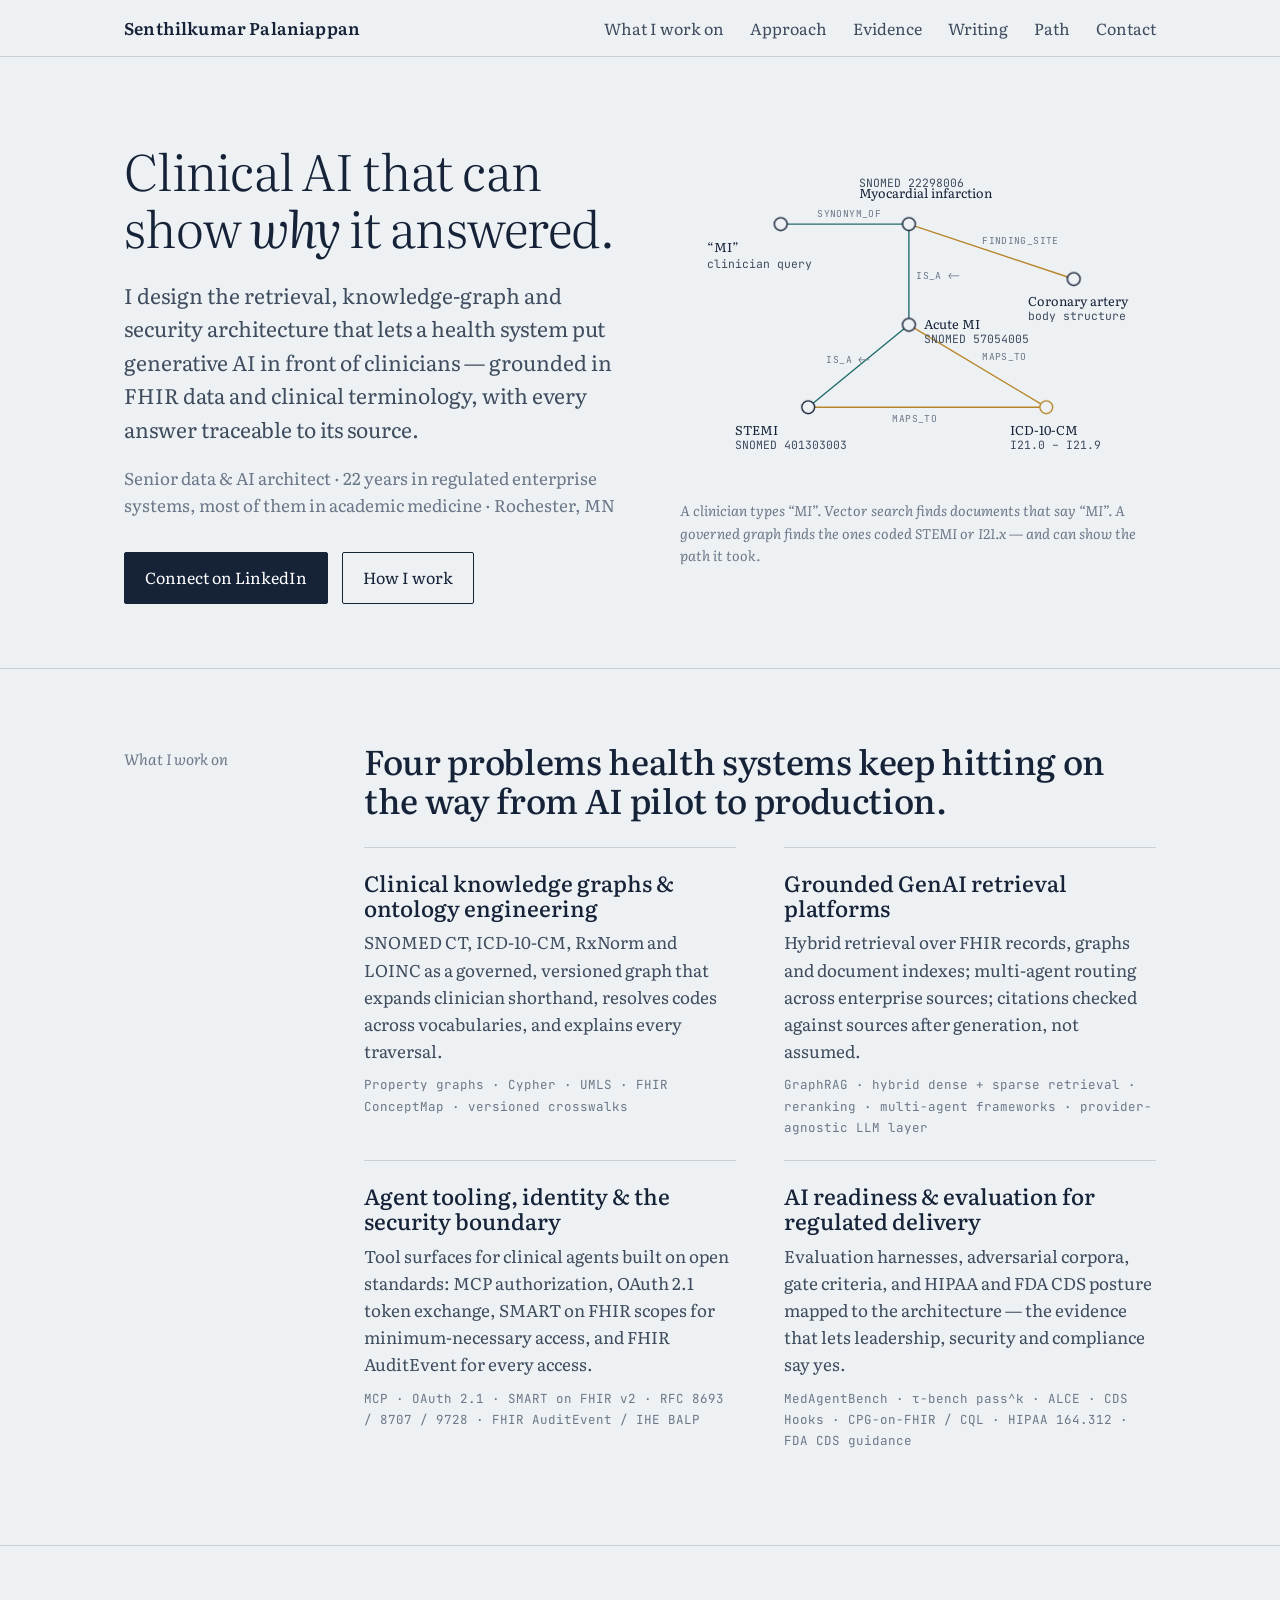
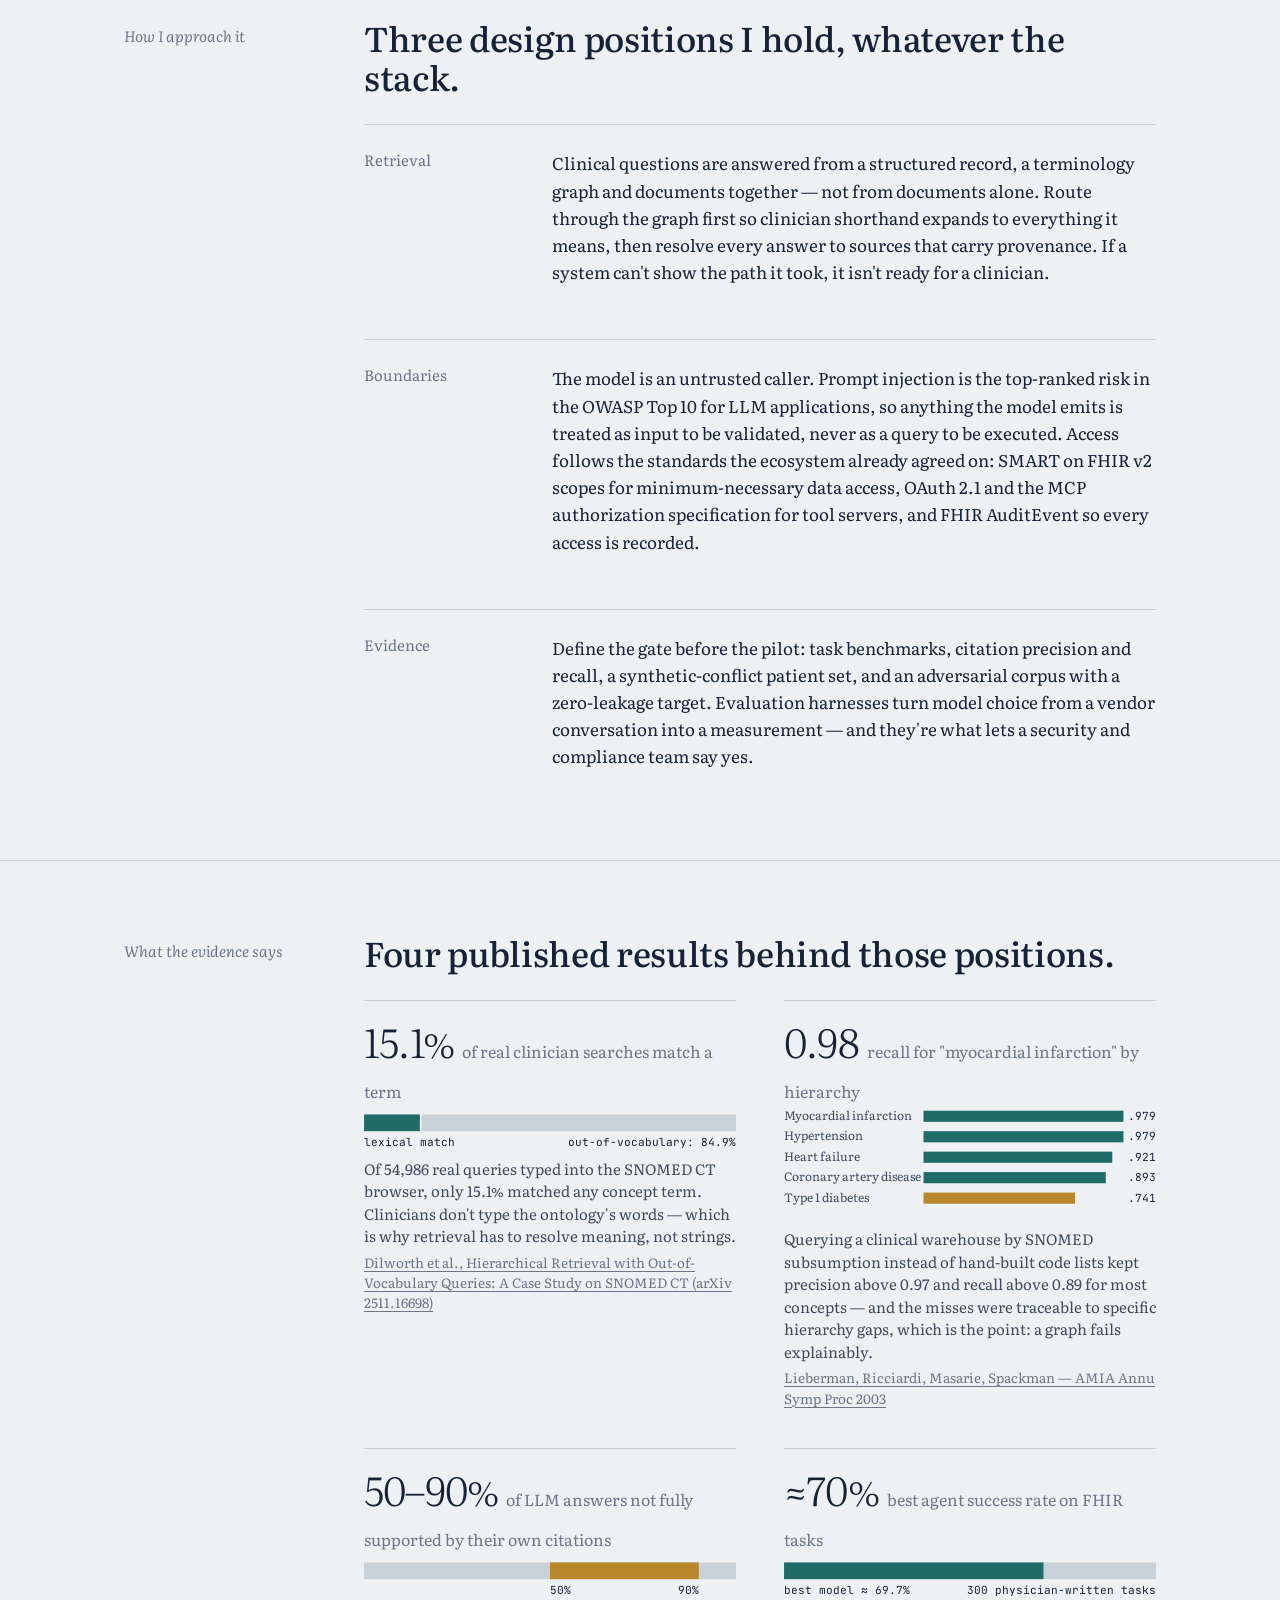
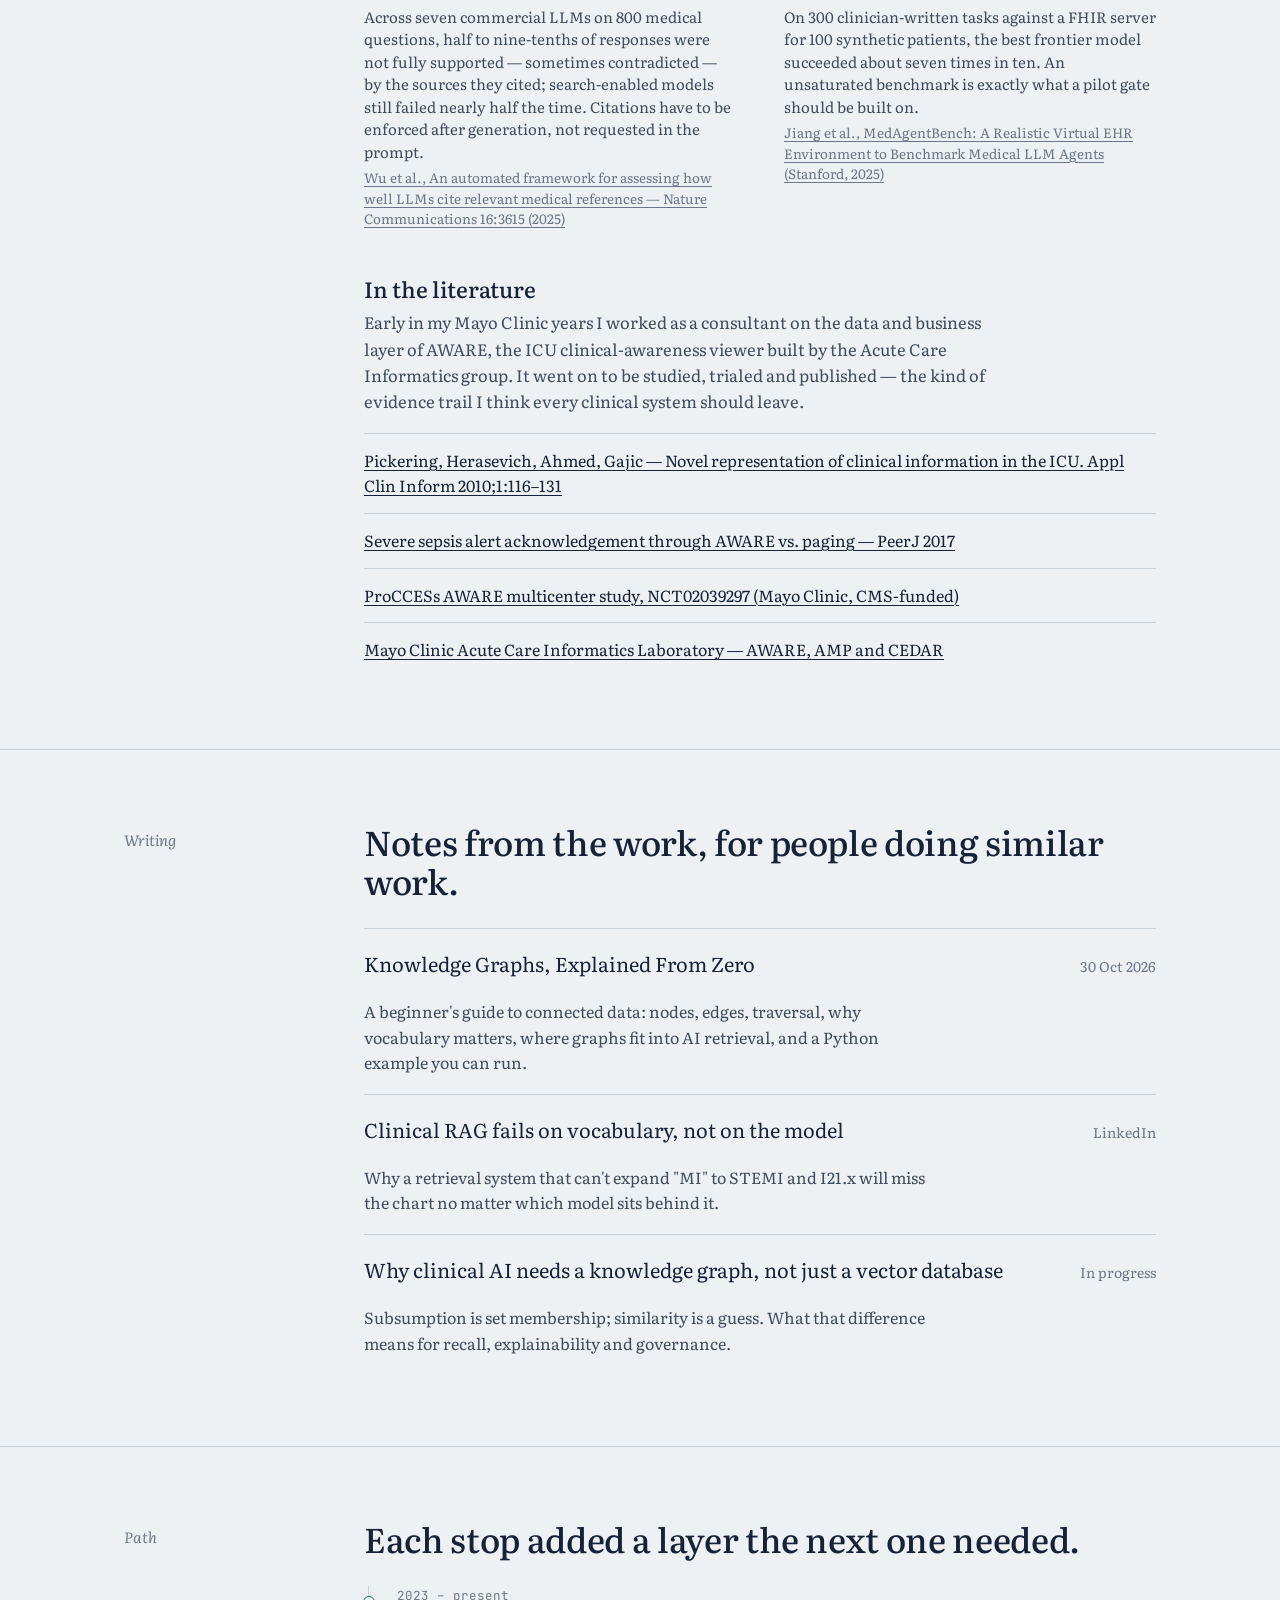
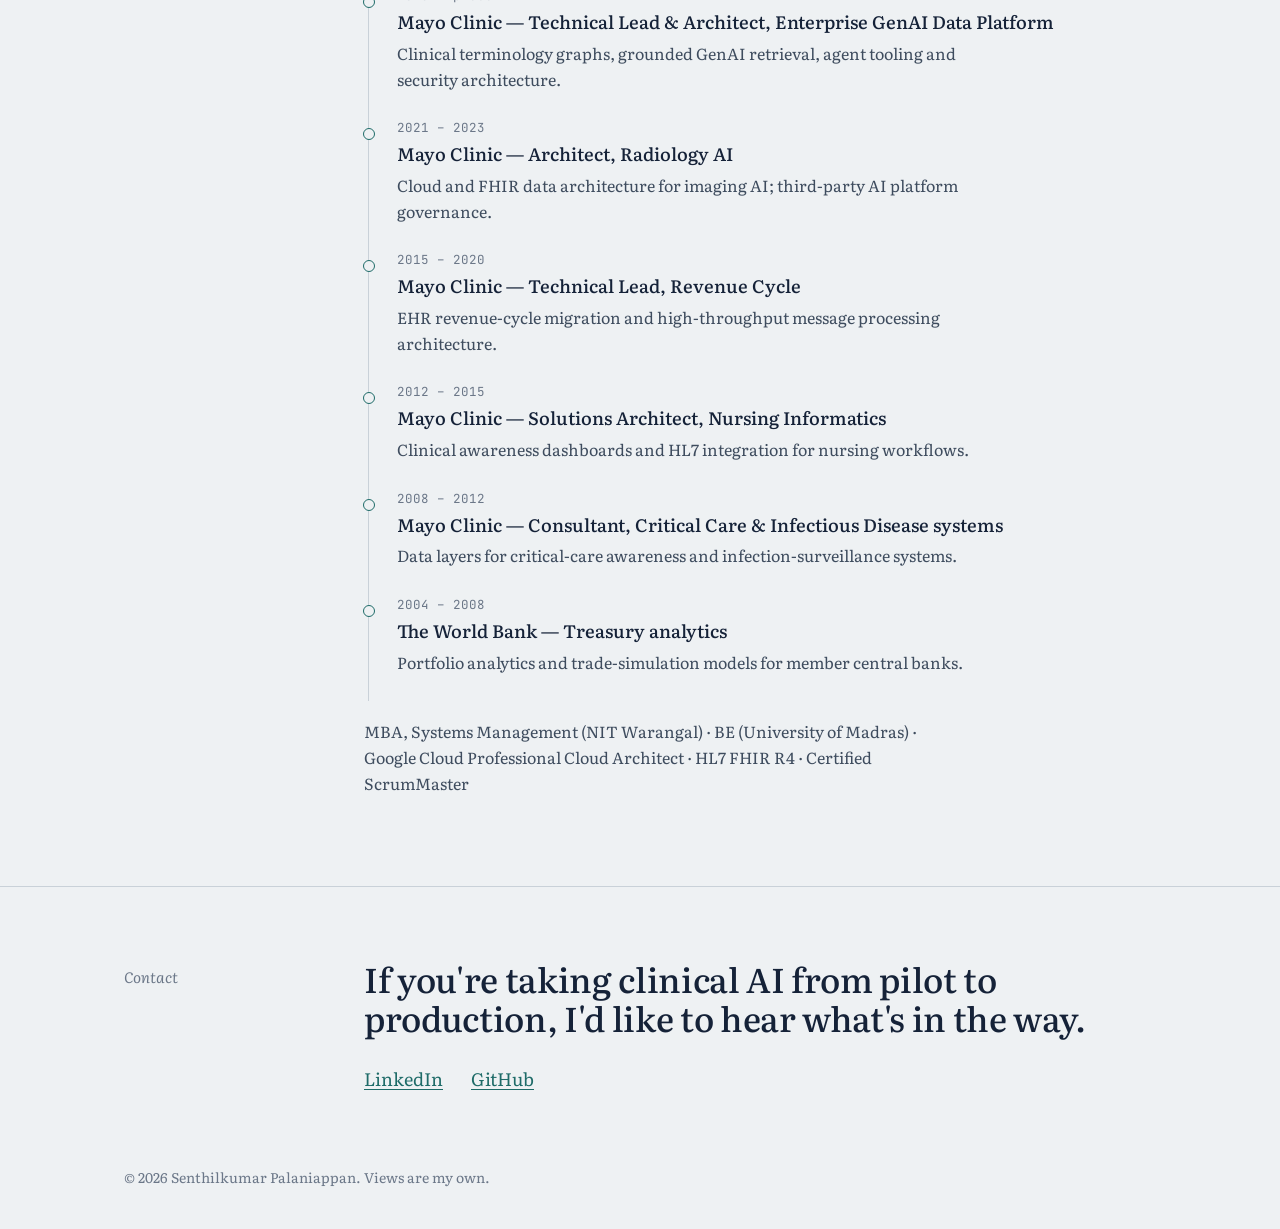
<file: versions/v0-original-architect.html>
<!DOCTYPE html>
<html lang="en">
<head>
<meta charset="utf-8">
<meta name="viewport" content="width=device-width, initial-scale=1">
<title>Senthilkumar Palaniappan — Clinical AI & Knowledge Graph Architecture</title>
<meta name="description" content="Senior data and AI architect. Clinical knowledge graphs, grounded GenAI retrieval, FHIR interoperability, and AI readiness for health systems.">
<link rel="preconnect" href="https://fonts.googleapis.com">
<link rel="preconnect" href="https://fonts.gstatic.com" crossorigin>
<link href="https://fonts.googleapis.com/css2?family=Literata:ital,opsz,wght@0,7..72,300;0,7..72,400;0,7..72,500;0,7..72,600;1,7..72,400&family=JetBrains+Mono:wght@400;500&display=swap" rel="stylesheet">
<style>
:root{
  --paper:#EEF1F3; --paper-2:#E4E9ED; --ink:#152238; --ink-2:#3E4C5E; --mute:#6B7788;
  --teal:#1E6B68; --teal-2:#2A8C87; --ochre:#B8862B; --rule:#C9D1D8;
  --serif:"Literata",Georgia,serif; --mono:"JetBrains Mono",ui-monospace,monospace;
  --w:1080px;
}
*{box-sizing:border-box}
html{scroll-behavior:smooth}
@media (prefers-reduced-motion:reduce){html{scroll-behavior:auto}}
body{margin:0;background:var(--paper);color:var(--ink);font-family:var(--serif);font-size:18px;line-height:1.6;font-weight:400;-webkit-font-smoothing:antialiased}
a{color:var(--teal);text-decoration-thickness:1px;text-underline-offset:3px}
a:hover{color:var(--teal-2)}
:focus-visible{outline:2px solid var(--ochre);outline-offset:3px}
.skip{position:absolute;left:-999px;top:8px;background:var(--ink);color:#fff;padding:8px 12px}
.skip:focus{left:8px;z-index:10}

header{position:sticky;top:0;background:color-mix(in srgb,var(--paper) 88%,transparent);backdrop-filter:blur(8px);border-bottom:1px solid var(--rule);z-index:5}
.nav{max-width:var(--w);margin:0 auto;padding:14px 24px;display:flex;align-items:baseline;justify-content:space-between;gap:24px}
.brand{font-weight:600;font-size:17px;color:var(--ink);text-decoration:none;letter-spacing:.01em}
.nav ul{list-style:none;margin:0;padding:0;display:flex;gap:26px;font-size:16px}
.nav ul a{color:var(--ink-2);text-decoration:none}
.nav ul a:hover{color:var(--teal)}

.wrap{max-width:var(--w);margin:0 auto;padding:0 24px}
section{padding:72px 0;border-bottom:1px solid var(--rule)}
.grid{display:grid;grid-template-columns:200px 1fr;gap:40px}
.rail{font-size:15px;color:var(--mute);font-style:italic;padding-top:6px}
h1,h2,h3{font-weight:500;line-height:1.15;margin:0}
h2{font-size:34px;margin-bottom:28px;letter-spacing:-.01em}
h3{font-size:22px;margin-bottom:8px}
p{margin:0 0 18px;max-width:64ch}
.lede{font-size:21px;color:var(--ink-2);max-width:58ch}

/* hero */
.hero{padding:84px 0 64px}
.hero .grid{grid-template-columns:1.05fr 1fr;align-items:center;gap:56px}
.hero h1{font-size:50px;font-weight:300;letter-spacing:-.015em;margin-bottom:22px}
.hero h1 em{font-style:italic;font-weight:400}
.hero .who{font-size:17px;color:var(--mute);margin-bottom:34px}
.cta{display:inline-flex;gap:14px;flex-wrap:wrap}
.btn{display:inline-block;padding:12px 20px;border:1.5px solid var(--ink);color:var(--ink);text-decoration:none;font-size:16px;border-radius:2px}
.btn.primary{background:var(--ink);color:#fff}
.btn:hover{border-color:var(--teal);color:var(--teal)}
.btn.primary:hover{background:var(--teal);color:#fff}

.graph{width:100%;height:auto;display:block}
.graph .edge{stroke:var(--ochre);stroke-width:1.5;fill:none;stroke-dasharray:400;stroke-dashoffset:400;animation:draw 1.1s ease-out forwards}
.graph .edge.isa{stroke:var(--teal)}
.graph .node{fill:var(--paper);stroke:var(--ink);stroke-width:1.5;opacity:0;animation:pop .5s ease-out forwards}
.graph .node.code{stroke:var(--ochre)}
.graph .lbl{font-family:var(--serif);font-size:14px;fill:var(--ink);opacity:0;animation:pop .5s ease-out forwards}
.graph .code-lbl{font-family:var(--mono);font-size:12.5px;fill:var(--ink-2);opacity:0;animation:pop .5s ease-out forwards}
.graph .elbl{font-family:var(--mono);font-size:10.5px;fill:var(--mute);opacity:0;animation:pop .5s ease-out forwards;letter-spacing:.04em}
@keyframes draw{to{stroke-dashoffset:0}}
@keyframes pop{to{opacity:1}}
@media (prefers-reduced-motion:reduce){.graph .edge{stroke-dashoffset:0;animation:none}.graph .node,.graph .lbl,.graph .code-lbl,.graph .elbl{opacity:1;animation:none}}
.caption{font-size:14px;color:var(--mute);font-style:italic;margin-top:10px;max-width:none}

/* practice areas — ruled list */
.areas{display:grid;grid-template-columns:1fr 1fr;gap:0 48px}
.area{padding:22px 0;border-top:1px solid var(--rule)}
.area p{font-size:17px;color:var(--ink-2);margin:0}
.area .stack{font-family:var(--mono);font-size:12.5px;color:var(--mute);margin-top:10px;line-height:1.7}

/* work */
.work{display:grid;gap:36px}
.case{display:grid;grid-template-columns:160px 1fr;gap:28px;padding-top:24px;border-top:1px solid var(--rule)}
.case .k{font-size:15px;color:var(--mute);line-height:1.5}
.case p{font-size:17px}
.case ul{margin:0;padding-left:18px;color:var(--ink-2);font-size:16.5px}
.case li{margin-bottom:6px}

/* evidence */
.ev{display:grid;grid-template-columns:1fr 1fr;gap:40px 48px}
.ev figure{margin:0;padding-top:20px;border-top:1px solid var(--rule)}
.ev svg{width:100%;height:auto;display:block}
.ev figcaption{font-size:15px;color:var(--ink-2);margin-top:10px;line-height:1.5}
.ev figcaption a{font-size:13.5px;color:var(--mute);display:block;margin-top:4px}
.ev .big{font-size:40px;font-weight:300;letter-spacing:-.02em;line-height:1;margin:0 0 6px}
.ev .big small{font-size:16px;color:var(--mute);letter-spacing:0;margin-left:8px;font-weight:400}
.chart text{font-family:var(--serif);font-size:13px;fill:var(--ink-2)}
.chart .v{font-family:var(--mono);font-size:12px;fill:var(--ink)}
.chart .bar{fill:var(--teal)}
.chart .bar.dim{fill:var(--rule)}
.chart .bar.oc{fill:var(--ochre)}
.bd{width:100%;height:auto;display:block;margin:14px 0 4px}
.bd text{font-family:var(--serif);font-size:12.5px;fill:var(--ink)}
.bd .m{font-family:var(--mono);font-size:10.5px;fill:var(--mute)}
.bd .box{fill:var(--paper);stroke:var(--ink);stroke-width:1.2}
.bd .box.g{stroke:var(--teal)}
.bd .ln{stroke:var(--ink-2);stroke-width:1.2;fill:none}
.bd .ln.no{stroke:var(--ochre);stroke-dasharray:4 3}
.lit{list-style:none;margin:0;padding:0}
.lit li{padding:14px 0;border-top:1px solid var(--rule);font-size:16px;color:var(--ink-2)}
.lit a{color:var(--ink)}
@media (max-width:860px){.ev{grid-template-columns:1fr}}

/* writing */
.posts{list-style:none;margin:0;padding:0}
.posts li{padding:18px 0;border-top:1px solid var(--rule);display:grid;grid-template-columns:1fr auto;gap:20px;align-items:baseline}
.posts a{text-decoration:none;color:var(--ink);font-size:20px}
.posts a:hover{color:var(--teal);text-decoration:underline}
.posts small{color:var(--mute);font-size:14px;white-space:nowrap}
.posts .sum{grid-column:1/-1;color:var(--ink-2);font-size:16px;margin:0}

/* timeline */
.tl{list-style:none;margin:0;padding:0;border-left:1.5px solid var(--rule);margin-left:4px}
.tl li{position:relative;padding:0 0 26px 28px}
.tl li::before{content:"";position:absolute;left:-6px;top:10px;width:10px;height:10px;border-radius:50%;background:var(--paper);border:1.5px solid var(--teal)}
.tl .yr{font-family:var(--mono);font-size:12.5px;color:var(--mute);display:block;margin-bottom:2px}
.tl b{font-weight:500}
.tl p{font-size:16px;color:var(--ink-2);margin:4px 0 0}

/* contact */
.contact{padding:72px 0 56px;border-bottom:none}
.contact .links{display:flex;gap:28px;flex-wrap:wrap;font-size:18px}
footer{font-size:14px;color:var(--mute);padding:16px 0 40px}

@media (max-width:860px){
  body{font-size:17px}
  .grid,.hero .grid{grid-template-columns:1fr;gap:16px}
  .rail{padding-top:0}
  .hero{padding:48px 0}
  .hero h1{font-size:36px}
  h2{font-size:28px}
  section{padding:52px 0}
  .areas{grid-template-columns:1fr}
  .case{grid-template-columns:1fr;gap:6px}
  .nav{flex-direction:column;gap:6px;align-items:flex-start;padding:12px 20px}
  .nav ul{gap:14px;font-size:14px;flex-wrap:wrap}
}
</style>
</head>
<body>
<a class="skip" href="#main">Skip to content</a>
<header>
  <nav class="nav" aria-label="Primary">
    <a class="brand" href="#">Senthilkumar Palaniappan</a>
    <ul>
      <li><a href="#work">What I work on</a></li>
      <li><a href="#selected">Approach</a></li>
      <li><a href="#evidence">Evidence</a></li>
      <li><a href="#writing">Writing</a></li>
      <li><a href="#path">Path</a></li>
      <li><a href="#contact">Contact</a></li>
    </ul>
  </nav>
</header>

<main id="main">
<section class="hero">
  <div class="wrap grid">
    <div>
      <h1>Clinical AI that can show <em>why</em> it answered.</h1>
      <p class="lede">I design the retrieval, knowledge-graph and security architecture that lets a health system put generative AI in front of clinicians — grounded in FHIR data and clinical terminology, with every answer traceable to its source.</p>
      <p class="who">Senior data &amp; AI architect · 22 years in regulated enterprise systems, most of them in academic medicine · Rochester, MN</p>
      <div class="cta">
        <a class="btn primary" href="https://www.linkedin.com/in/senthilkumar-palaniappan" rel="me">Connect on LinkedIn</a>
        <a class="btn" href="#selected">How I work</a>
      </div>
    </div>
    <div>
      <svg class="graph" viewBox="0 0 520 360" role="img" aria-labelledby="gt gd">
        <title id="gt">A clinical knowledge graph</title>
        <desc id="gd">A clinician's shorthand "MI" expands through IS_A edges to myocardial infarction and STEMI, maps to ICD-10 codes I21.0–I21.9, and connects by FINDING_SITE to the coronary artery.</desc>
        <!-- edges -->
        <path class="edge isa" d="M110 70 L250 70" style="animation-delay:.2s"/>
        <path class="edge isa" d="M250 70 L250 180" style="animation-delay:.7s"/>
        <path class="edge isa" d="M250 180 L140 270" style="animation-delay:1.2s"/>
        <path class="edge" d="M250 180 L400 270" style="animation-delay:1.2s"/>
        <path class="edge" d="M250 70 L430 130" style="animation-delay:1.6s"/>
        <path class="edge" d="M140 270 L400 270" style="animation-delay:1.8s"/>
        <!-- edge labels -->
        <text class="elbl" x="150" y="62" style="animation-delay:.6s">SYNONYM_OF</text>
        <text class="elbl" x="258" y="130" style="animation-delay:1.1s">IS_A ⟵</text>
        <text class="elbl" x="160" y="222" style="animation-delay:1.6s">IS_A ⟵</text>
        <text class="elbl" x="330" y="218" style="animation-delay:1.6s">MAPS_TO</text>
        <text class="elbl" x="330" y="92" style="animation-delay:2s">FINDING_SITE</text>
        <text class="elbl" x="232" y="286" style="animation-delay:2.2s">MAPS_TO</text>
        <!-- nodes -->
        <circle class="node" cx="110" cy="70" r="7" style="animation-delay:0s"/>
        <text class="lbl" x="30" y="100" style="animation-delay:.1s">“MI”</text>
        <text class="code-lbl" x="30" y="118" style="animation-delay:.1s">clinician query</text>

        <circle class="node" cx="250" cy="70" r="7" style="animation-delay:.9s"/>
        <text class="lbl" x="196" y="42" style="animation-delay:1s">Myocardial infarction</text>
        <text class="code-lbl" x="196" y="30" style="animation-delay:1s">SNOMED 22298006</text>

        <circle class="node" cx="250" cy="180" r="7" style="animation-delay:1.4s"/>
        <text class="lbl" x="266" y="185" style="animation-delay:1.5s">Acute MI</text>
        <text class="code-lbl" x="266" y="200" style="animation-delay:1.5s">SNOMED 57054005</text>

        <circle class="node" cx="140" cy="270" r="7" style="animation-delay:1.9s"/>
        <text class="lbl" x="60" y="300" style="animation-delay:2s">STEMI</text>
        <text class="code-lbl" x="60" y="316" style="animation-delay:2s">SNOMED 401303003</text>

        <circle class="node code" cx="400" cy="270" r="7" style="animation-delay:2.1s"/>
        <text class="lbl" x="360" y="300" style="animation-delay:2.2s">ICD-10-CM</text>
        <text class="code-lbl" x="360" y="316" style="animation-delay:2.2s">I21.0 – I21.9</text>

        <circle class="node" cx="430" cy="130" r="7" style="animation-delay:2.3s"/>
        <text class="lbl" x="380" y="160" style="animation-delay:2.4s">Coronary artery</text>
        <text class="code-lbl" x="380" y="175" style="animation-delay:2.4s">body structure</text>
      </svg>
      <p class="caption">A clinician types “MI”. Vector search finds documents that say “MI”. A governed graph finds the ones coded STEMI or I21.x — and can show the path it took.</p>
    </div>
  </div>
</section>

<section id="work">
  <div class="wrap grid">
    <div class="rail">What I work on</div>
    <div>
      <h2>Four problems health systems keep hitting on the way from AI pilot to production.</h2>
      <div class="areas">
        <div class="area">
          <h3>Clinical knowledge graphs &amp; ontology engineering</h3>
          <p>SNOMED CT, ICD-10-CM, RxNorm and LOINC as a governed, versioned graph that expands clinician shorthand, resolves codes across vocabularies, and explains every traversal.</p>
          <div class="stack">Property graphs · Cypher · UMLS · FHIR ConceptMap · versioned crosswalks</div>
        </div>
        <div class="area">
          <h3>Grounded GenAI retrieval platforms</h3>
          <p>Hybrid retrieval over FHIR records, graphs and document indexes; multi-agent routing across enterprise sources; citations checked against sources after generation, not assumed.</p>
          <div class="stack">GraphRAG · hybrid dense + sparse retrieval · reranking · multi-agent frameworks · provider-agnostic LLM layer</div>
        </div>
        <div class="area">
          <h3>Agent tooling, identity &amp; the security boundary</h3>
          <p>Tool surfaces for clinical agents built on open standards: MCP authorization, OAuth 2.1 token exchange, SMART on FHIR scopes for minimum-necessary access, and FHIR AuditEvent for every access.</p>
          <div class="stack">MCP · OAuth 2.1 · SMART on FHIR v2 · RFC 8693 / 8707 / 9728 · FHIR AuditEvent / IHE BALP</div>
        </div>
        <div class="area">
          <h3>AI readiness &amp; evaluation for regulated delivery</h3>
          <p>Evaluation harnesses, adversarial corpora, gate criteria, and HIPAA and FDA CDS posture mapped to the architecture — the evidence that lets leadership, security and compliance say yes.</p>
          <div class="stack">MedAgentBench · τ-bench pass^k · ALCE · CDS Hooks · CPG-on-FHIR / CQL · HIPAA 164.312 · FDA CDS guidance</div>
        </div>
      </div>
    </div>
  </div>
</section>

<section id="selected">
  <div class="wrap grid">
    <div class="rail">How I approach it</div>
    <div>
      <h2>Three design positions I hold, whatever the stack.</h2>
      <div class="work">
        <article class="case">
          <div class="k">Retrieval</div>
          <div>
            <p>Clinical questions are answered from a structured record, a terminology graph and documents together — not from documents alone. Route through the graph first so clinician shorthand expands to everything it means, then resolve every answer to sources that carry provenance. If a system can't show the path it took, it isn't ready for a clinician.</p>
          </div>
        </article>
        <article class="case">
          <div class="k">Boundaries</div>
          <div>
            <p>The model is an untrusted caller. Prompt injection is the top-ranked risk in the OWASP Top 10 for LLM applications, so anything the model emits is treated as input to be validated, never as a query to be executed. Access follows the standards the ecosystem already agreed on: SMART on FHIR v2 scopes for minimum-necessary data access, OAuth 2.1 and the MCP authorization specification for tool servers, and FHIR AuditEvent so every access is recorded.</p>
          </div>
        </article>
        <article class="case">
          <div class="k">Evidence</div>
          <div>
            <p>Define the gate before the pilot: task benchmarks, citation precision and recall, a synthetic-conflict patient set, and an adversarial corpus with a zero-leakage target. Evaluation harnesses turn model choice from a vendor conversation into a measurement — and they're what lets a security and compliance team say yes.</p>
          </div>
        </article>
      </div>
    </div>
  </div>
</section>

<section id="evidence">
  <div class="wrap grid">
    <div class="rail">What the evidence says</div>
    <div>
      <h2>Four published results behind those positions.</h2>
      <div class="ev">
        <figure>
          <p class="big">15.1%<small>of real clinician searches match a term</small></p>
          <svg class="chart" viewBox="0 0 400 44" role="img" aria-label="Of 54,986 SNOMED CT browser queries, 15.1 percent matched a concept term lexically; 84.9 percent did not.">
            <rect class="bar" x="0" y="8" width="60" height="18"/>
            <rect class="bar dim" x="62" y="8" width="338" height="18"/>
            <text class="v" x="0" y="42">lexical match</text>
            <text class="v" x="400" y="42" text-anchor="end">out-of-vocabulary: 84.9%</text>
          </svg>
          <figcaption>Of 54,986 real queries typed into the SNOMED CT browser, only 15.1% matched any concept term. Clinicians don't type the ontology's words — which is why retrieval has to resolve meaning, not strings.
            <a href="https://arxiv.org/abs/2511.16698">Dilworth et al., Hierarchical Retrieval with Out-of-Vocabulary Queries: A Case Study on SNOMED CT (arXiv 2511.16698)</a></figcaption>
        </figure>
        <figure>
          <p class="big">0.98<small>recall for "myocardial infarction" by hierarchy</small></p>
          <svg class="chart" viewBox="0 0 400 120" role="img" aria-label="Recall of SNOMED hierarchy-based queries: myocardial infarction 0.979, hypertension 0.979, heart failure 0.921, coronary artery disease 0.893, type 1 diabetes 0.741.">
            <text x="0" y="14">Myocardial infarction</text><rect class="bar" x="150" y="4" width="215" height="12"/><text class="v" x="370" y="14">.979</text>
            <text x="0" y="36">Hypertension</text><rect class="bar" x="150" y="26" width="215" height="12"/><text class="v" x="370" y="36">.979</text>
            <text x="0" y="58">Heart failure</text><rect class="bar" x="150" y="48" width="203" height="12"/><text class="v" x="370" y="58">.921</text>
            <text x="0" y="80">Coronary artery disease</text><rect class="bar" x="150" y="70" width="196" height="12"/><text class="v" x="370" y="80">.893</text>
            <text x="0" y="102">Type 1 diabetes</text><rect class="bar oc" x="150" y="92" width="163" height="12"/><text class="v" x="370" y="102">.741</text>
          </svg>
          <figcaption>Querying a clinical warehouse by SNOMED subsumption instead of hand-built code lists kept precision above 0.97 and recall above 0.89 for most concepts — and the misses were traceable to specific hierarchy gaps, which is the point: a graph fails explainably.
            <a href="https://pmc.ncbi.nlm.nih.gov/articles/PMC1480260">Lieberman, Ricciardi, Masarie, Spackman — AMIA Annu Symp Proc 2003</a></figcaption>
        </figure>
        <figure>
          <p class="big">50–90%<small>of LLM answers not fully supported by their own citations</small></p>
          <svg class="chart" viewBox="0 0 400 44" role="img" aria-label="Between 50 and 90 percent of LLM medical responses were not fully supported by the sources they cited.">
            <rect class="bar dim" x="0" y="8" width="400" height="18"/>
            <rect class="bar oc" x="200" y="8" width="160" height="18"/>
            <text class="v" x="200" y="42">50%</text><text class="v" x="360" y="42" text-anchor="end">90%</text>
          </svg>
          <figcaption>Across seven commercial LLMs on 800 medical questions, half to nine-tenths of responses were not fully supported — sometimes contradicted — by the sources they cited; search-enabled models still failed nearly half the time. Citations have to be enforced after generation, not requested in the prompt.
            <a href="https://pmc.ncbi.nlm.nih.gov/articles/PMC12003634/">Wu et al., An automated framework for assessing how well LLMs cite relevant medical references — Nature Communications 16:3615 (2025)</a></figcaption>
        </figure>
        <figure>
          <p class="big">≈70%<small>best agent success rate on FHIR tasks</small></p>
          <svg class="chart" viewBox="0 0 400 44" role="img" aria-label="Best large language model agent achieved roughly 70 percent success on MedAgentBench FHIR tasks.">
            <rect class="bar dim" x="0" y="8" width="400" height="18"/>
            <rect class="bar" x="0" y="8" width="279" height="18"/>
            <text class="v" x="0" y="42">best model ≈ 69.7%</text><text class="v" x="400" y="42" text-anchor="end">300 physician-written tasks</text>
          </svg>
          <figcaption>On 300 clinician-written tasks against a FHIR server for 100 synthetic patients, the best frontier model succeeded about seven times in ten. An unsaturated benchmark is exactly what a pilot gate should be built on.
            <a href="https://arxiv.org/abs/2501.14654">Jiang et al., MedAgentBench: A Realistic Virtual EHR Environment to Benchmark Medical LLM Agents (Stanford, 2025)</a></figcaption>
        </figure>
      </div>

      <h3 style="margin-top:48px">In the literature</h3>
      <p style="font-size:16.5px;color:var(--ink-2)">Early in my Mayo Clinic years I worked as a consultant on the data and business layer of AWARE, the ICU clinical-awareness viewer built by the Acute Care Informatics group. It went on to be studied, trialed and published — the kind of evidence trail I think every clinical system should leave.</p>
      <ul class="lit">
        <li><a href="https://pmc.ncbi.nlm.nih.gov/articles/PMC3632280">Pickering, Herasevich, Ahmed, Gajic — Novel representation of clinical information in the ICU. Appl Clin Inform 2010;1:116–131</a></li>
        <li><a href="https://pmc.ncbi.nlm.nih.gov/articles/PMC5354075">Severe sepsis alert acknowledgement through AWARE vs. paging — PeerJ 2017</a></li>
        <li><a href="https://clinicaltrials.gov/study/NCT02039297">ProCCESs AWARE multicenter study, NCT02039297 (Mayo Clinic, CMS-funded)</a></li>
        <li><a href="https://www.mayo.edu/research/labs/acute-care-informatics">Mayo Clinic Acute Care Informatics Laboratory — AWARE, AMP and CEDAR</a></li>
      </ul>
    </div>
  </div>
</section>

<section id="writing">
  <div class="wrap grid">
    <div class="rail">Writing</div>
    <div>
      <h2>Notes from the work, for people doing similar work.</h2>
      <ul class="posts">
        <li>
          <a href="writing/knowledge-graphs-explained.html">Knowledge Graphs, Explained From Zero</a><small>30 Oct 2026</small>
          <p class="sum">A beginner's guide to connected data: nodes, edges, traversal, why vocabulary matters, where graphs fit into AI retrieval, and a Python example you can run.</p>
        </li>
        <li>
          <a href="https://www.linkedin.com/in/senthilkumar-palaniappan">Clinical RAG fails on vocabulary, not on the model</a><small>LinkedIn</small>
          <p class="sum">Why a retrieval system that can't expand "MI" to STEMI and I21.x will miss the chart no matter which model sits behind it.</p>
        </li>
        <li>
          <a href="https://www.linkedin.com/in/senthilkumar-palaniappan">Why clinical AI needs a knowledge graph, not just a vector database</a><small>In progress</small>
          <p class="sum">Subsumption is set membership; similarity is a guess. What that difference means for recall, explainability and governance.</p>
        </li>
      </ul>
    </div>
  </div>
</section>

<section id="path">
  <div class="wrap grid">
    <div class="rail">Path</div>
    <div>
      <h2>Each stop added a layer the next one needed.</h2>
      <ul class="tl">
        <li><span class="yr">2023 – present</span><b>Mayo Clinic — Technical Lead &amp; Architect, Enterprise GenAI Data Platform</b><p>Clinical terminology graphs, grounded GenAI retrieval, agent tooling and security architecture.</p></li>
        <li><span class="yr">2021 – 2023</span><b>Mayo Clinic — Architect, Radiology AI</b><p>Cloud and FHIR data architecture for imaging AI; third-party AI platform governance.</p></li>
        <li><span class="yr">2015 – 2020</span><b>Mayo Clinic — Technical Lead, Revenue Cycle</b><p>EHR revenue-cycle migration and high-throughput message processing architecture.</p></li>
        <li><span class="yr">2012 – 2015</span><b>Mayo Clinic — Solutions Architect, Nursing Informatics</b><p>Clinical awareness dashboards and HL7 integration for nursing workflows.</p></li>
        <li><span class="yr">2008 – 2012</span><b>Mayo Clinic — Consultant, Critical Care &amp; Infectious Disease systems</b><p>Data layers for critical-care awareness and infection-surveillance systems.</p></li>
        <li><span class="yr">2004 – 2008</span><b>The World Bank — Treasury analytics</b><p>Portfolio analytics and trade-simulation models for member central banks.</p></li>
      </ul>
      <p style="margin-top:18px;font-size:16px;color:var(--ink-2)">MBA, Systems Management (NIT Warangal) · BE (University of Madras) · Google Cloud Professional Cloud Architect · HL7 FHIR R4 · Certified ScrumMaster</p>
    </div>
  </div>
</section>

<section id="contact" class="contact">
  <div class="wrap grid">
    <div class="rail">Contact</div>
    <div>
      <h2>If you're taking clinical AI from pilot to production, I'd like to hear what's in the way.</h2>
      <div class="links">
        <a href="https://www.linkedin.com/in/senthilkumar-palaniappan" rel="me">LinkedIn</a>
        <a href="https://github.com/sengoms">GitHub</a>
      </div>
    </div>
  </div>
</section>
</main>
<footer><div class="wrap">© 2026 Senthilkumar Palaniappan. Views are my own.</div></footer>
</body>
</html>
</file>
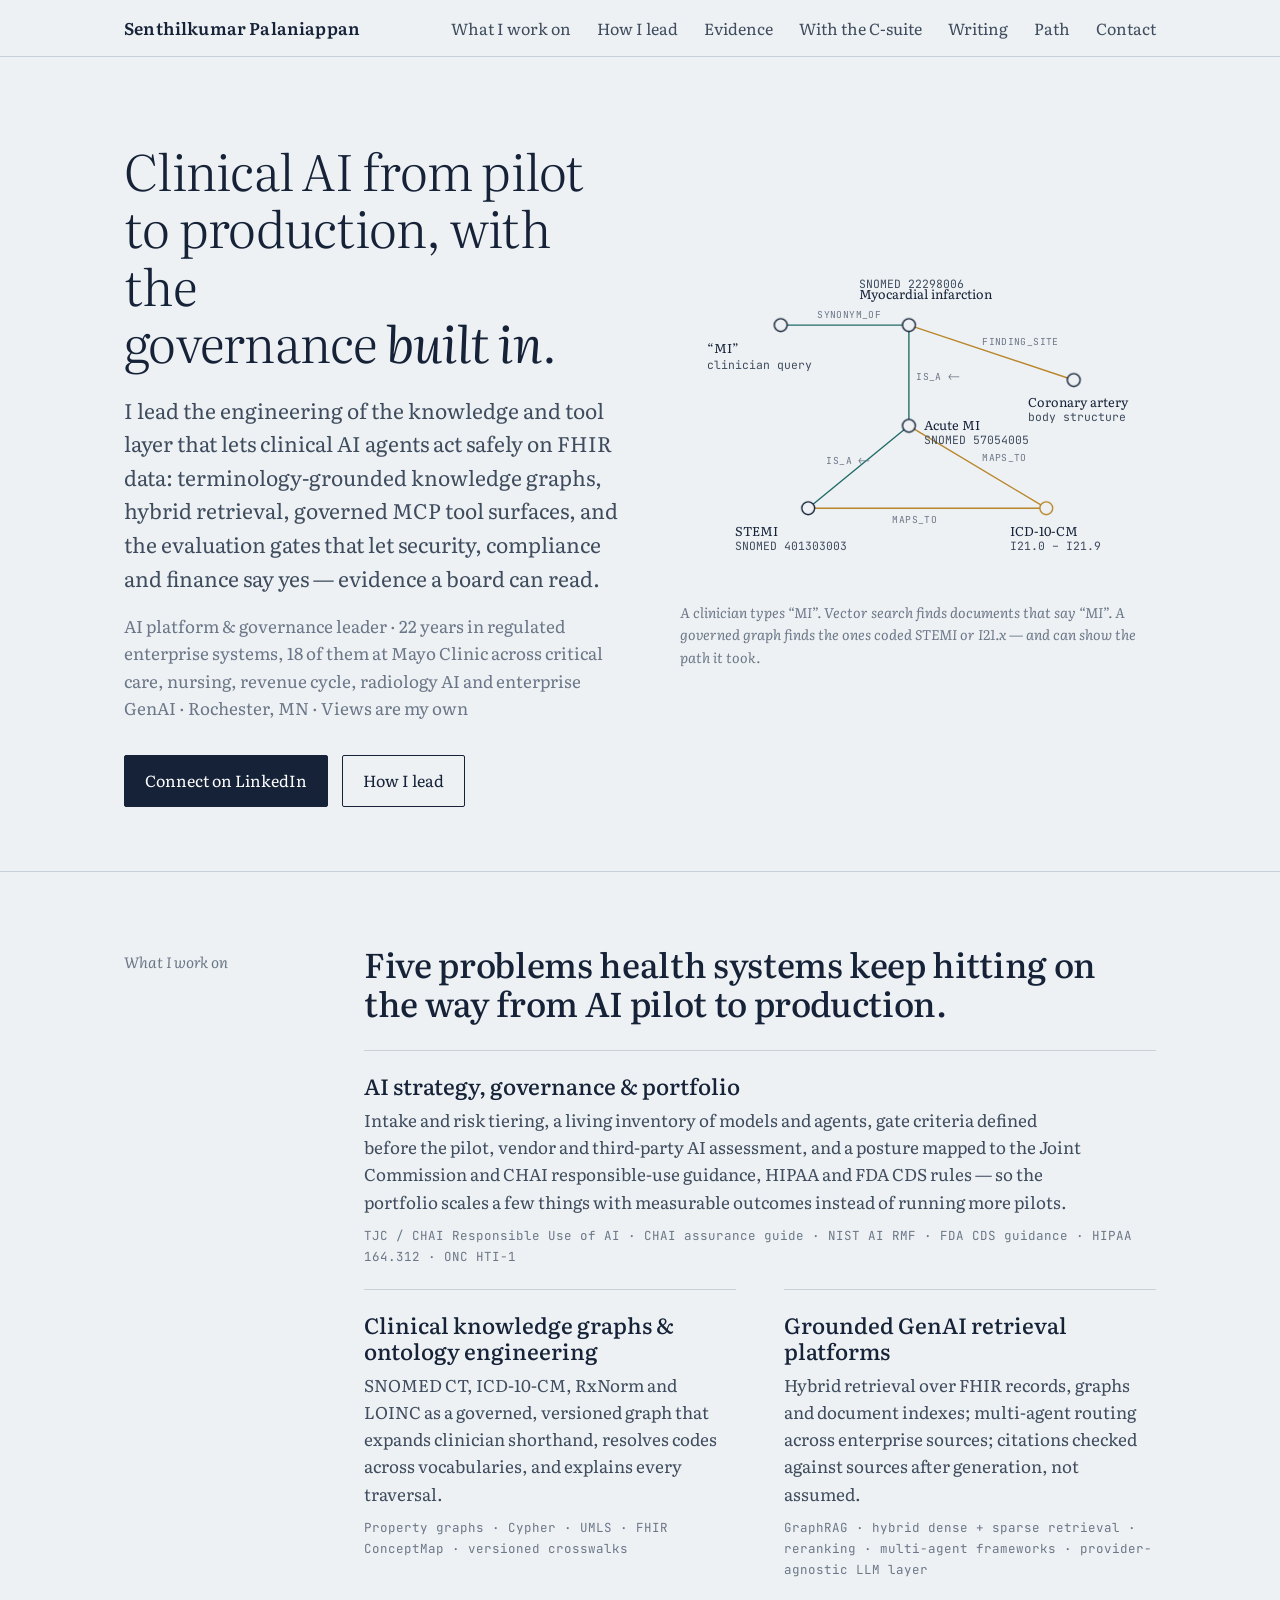
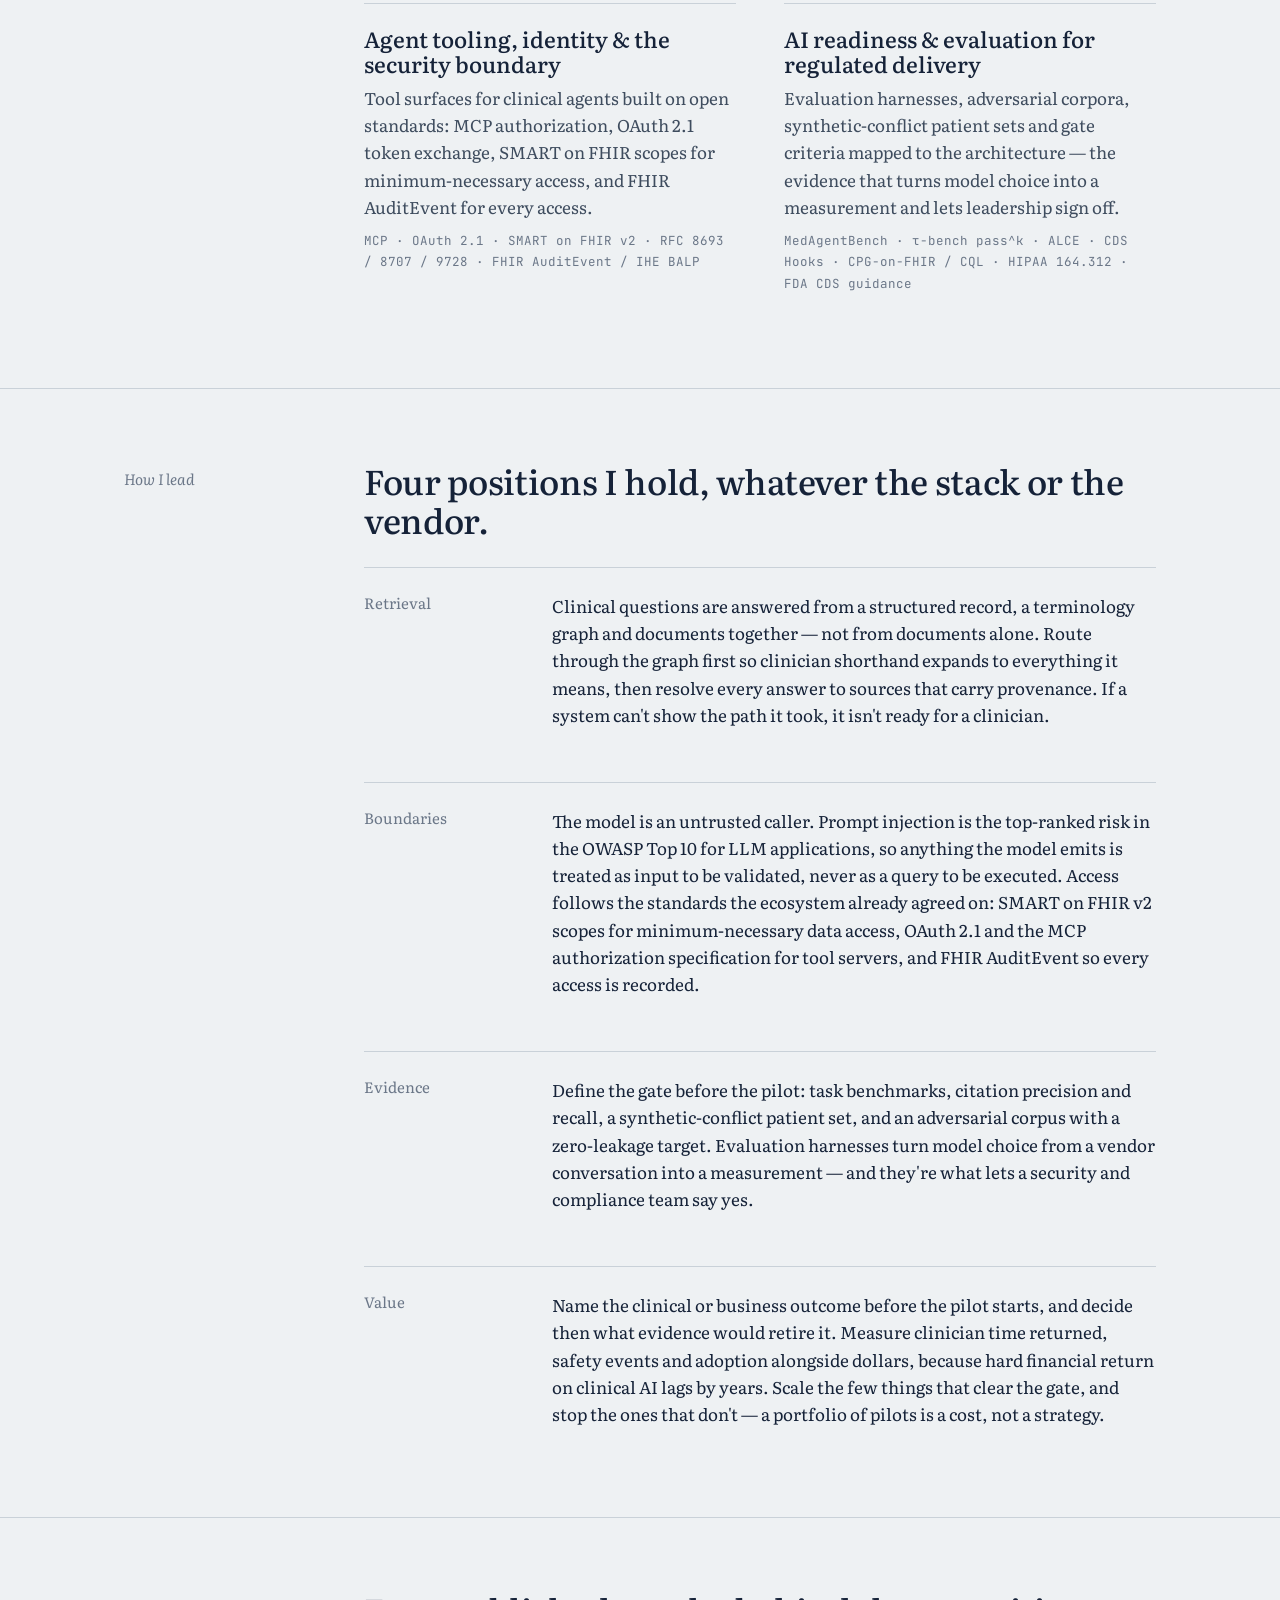
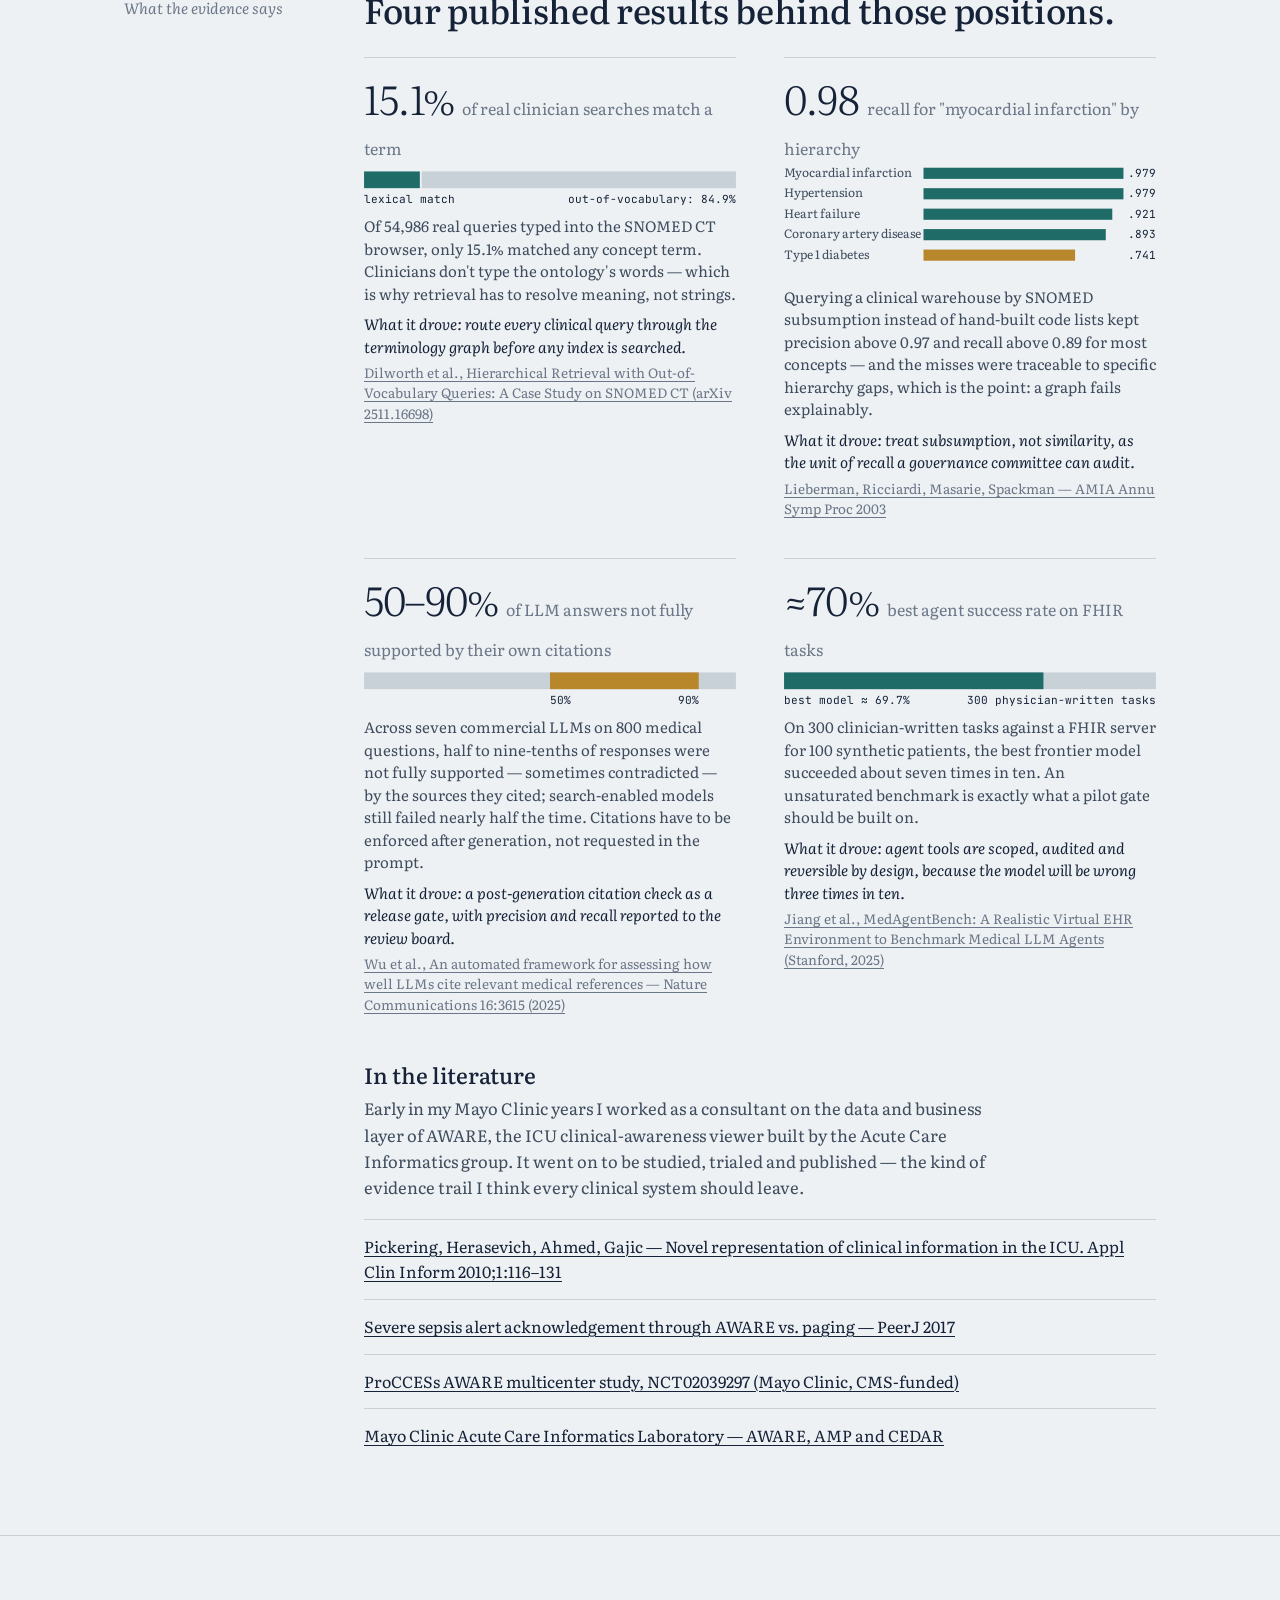
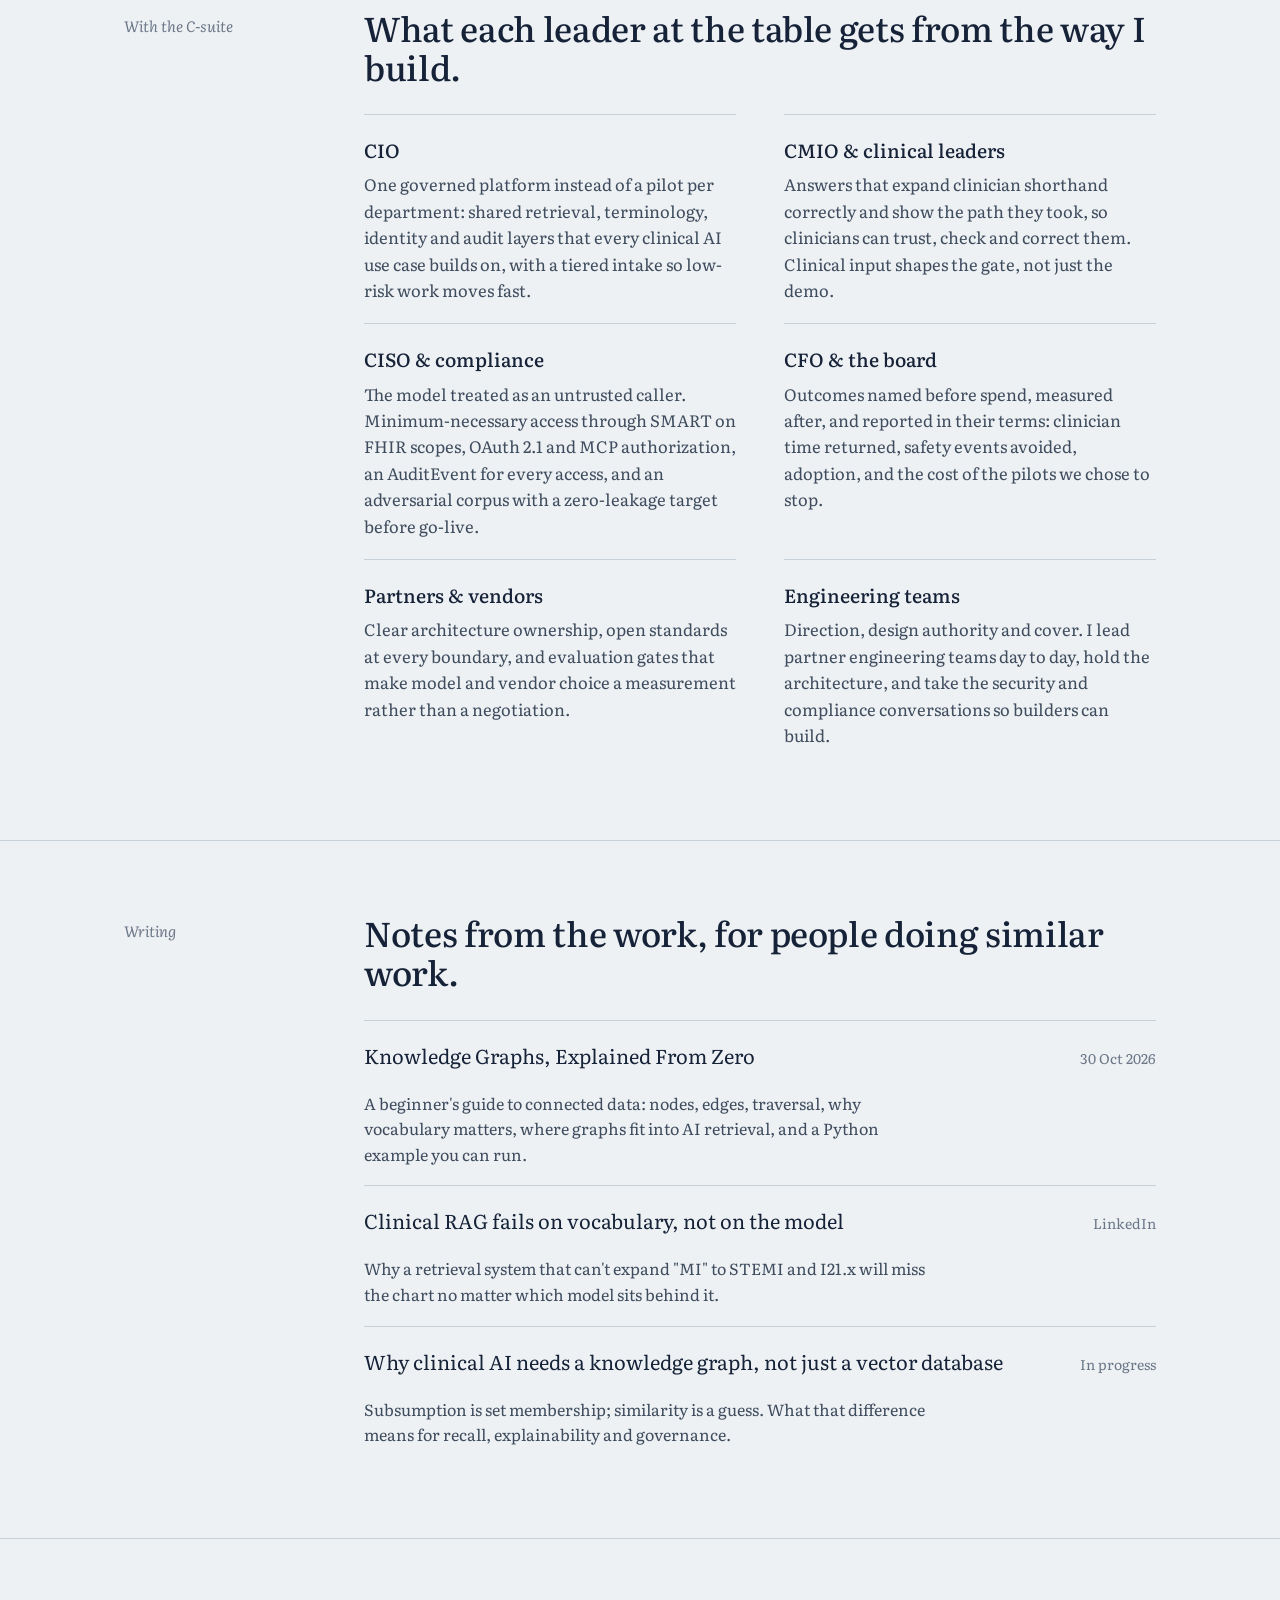
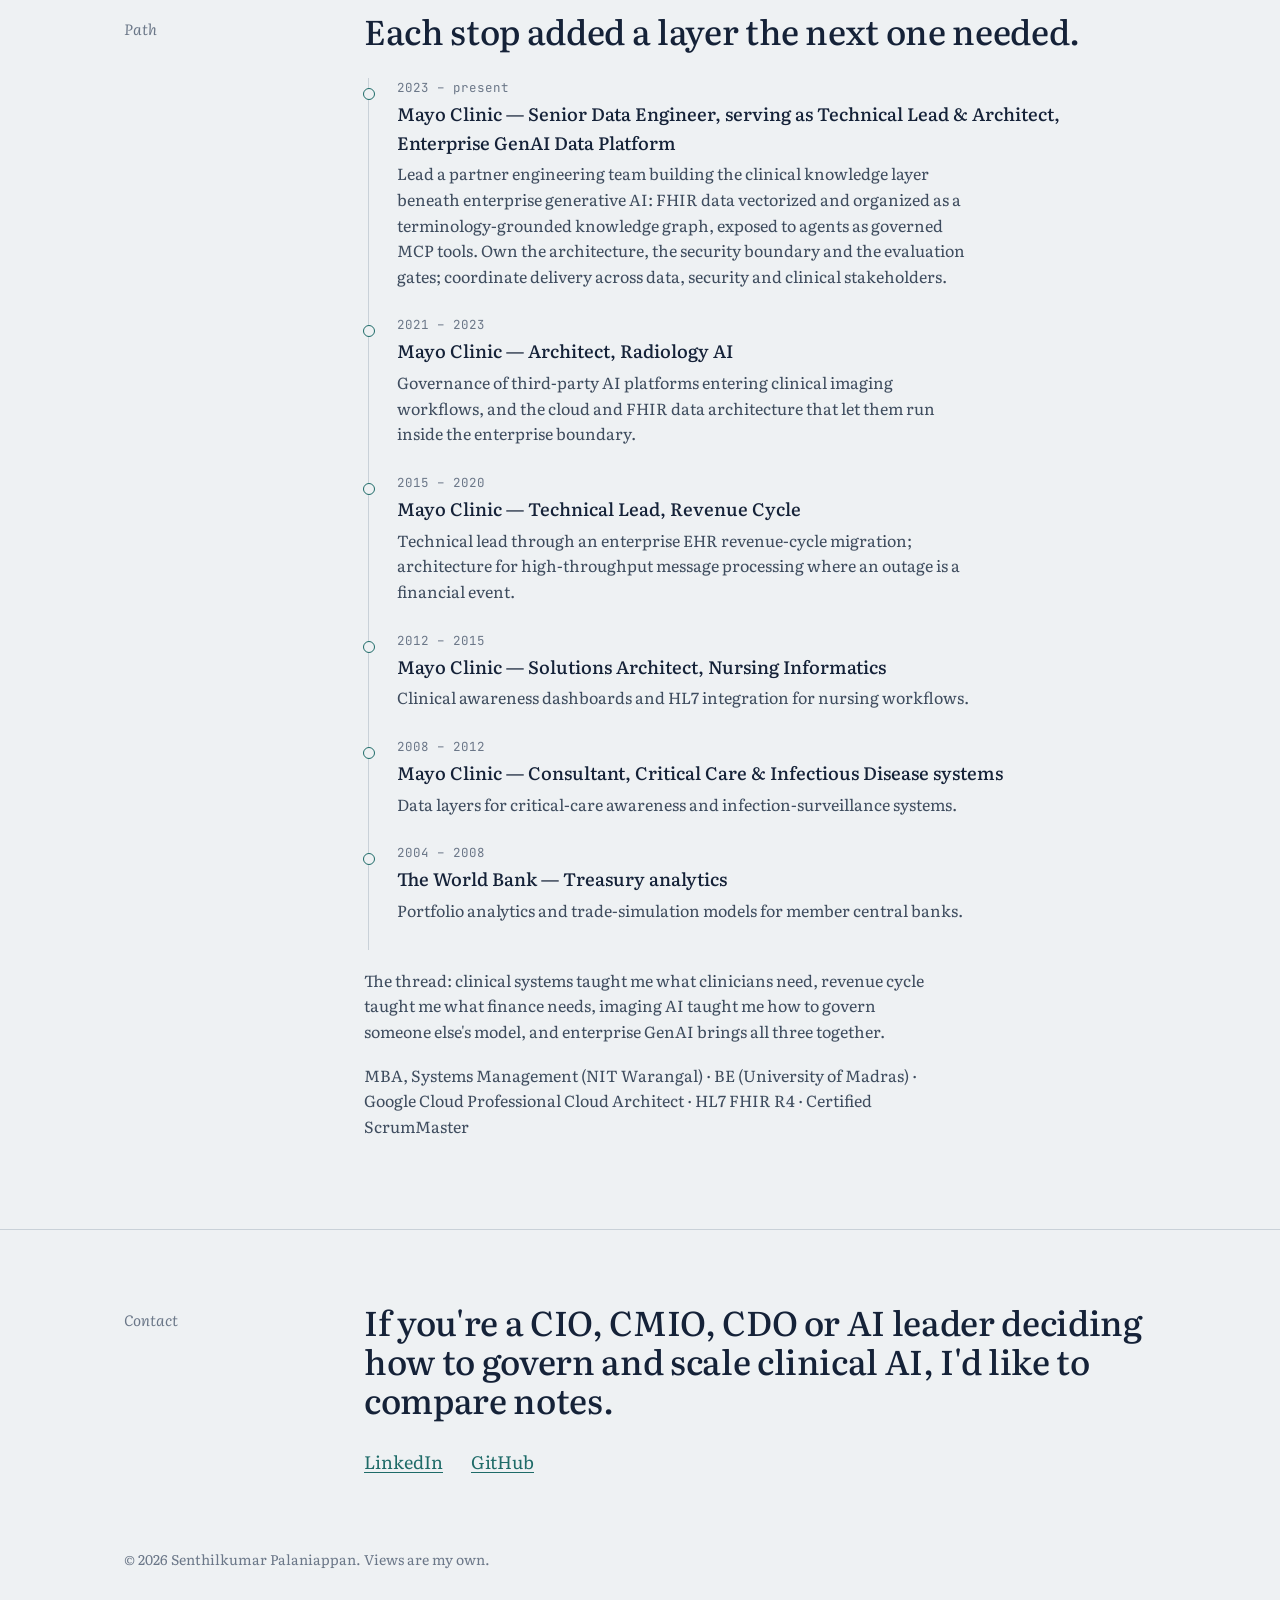
<file: versions/v1-leadership-copy.html>
<!DOCTYPE html>
<html lang="en">
<head>
<meta charset="utf-8">
<meta name="viewport" content="width=device-width, initial-scale=1">
<title>Senthilkumar Palaniappan — Clinical AI Platform, Governance &amp; Knowledge Graph Leadership</title>
<meta name="description" content="AI platform and governance leader in academic medicine. Takes clinical AI from pilot to production: clinical knowledge graphs, grounded GenAI retrieval, agent tooling on FHIR and MCP, evaluation gates, and the governance that lets security, compliance and finance say yes.">
<link rel="preconnect" href="https://fonts.googleapis.com">
<link rel="preconnect" href="https://fonts.gstatic.com" crossorigin>
<link href="https://fonts.googleapis.com/css2?family=Literata:ital,opsz,wght@0,7..72,300;0,7..72,400;0,7..72,500;0,7..72,600;1,7..72,400&family=JetBrains+Mono:wght@400;500&display=swap" rel="stylesheet">
<style>
:root{
  --paper:#EEF1F3; --paper-2:#E4E9ED; --ink:#152238; --ink-2:#3E4C5E; --mute:#6B7788;
  --teal:#1E6B68; --teal-2:#2A8C87; --ochre:#B8862B; --rule:#C9D1D8;
  --serif:"Literata",Georgia,serif; --mono:"JetBrains Mono",ui-monospace,monospace;
  --w:1080px;
}
*{box-sizing:border-box}
html{scroll-behavior:smooth}
@media (prefers-reduced-motion:reduce){html{scroll-behavior:auto}}
body{margin:0;background:var(--paper);color:var(--ink);font-family:var(--serif);font-size:18px;line-height:1.6;font-weight:400;-webkit-font-smoothing:antialiased}
a{color:var(--teal);text-decoration-thickness:1px;text-underline-offset:3px}
a:hover{color:var(--teal-2)}
:focus-visible{outline:2px solid var(--ochre);outline-offset:3px}
.skip{position:absolute;left:-999px;top:8px;background:var(--ink);color:#fff;padding:8px 12px}
.skip:focus{left:8px;z-index:10}

header{position:sticky;top:0;background:color-mix(in srgb,var(--paper) 88%,transparent);backdrop-filter:blur(8px);border-bottom:1px solid var(--rule);z-index:5}
.nav{max-width:var(--w);margin:0 auto;padding:14px 24px;display:flex;align-items:baseline;justify-content:space-between;gap:24px}
.brand{font-weight:600;font-size:17px;color:var(--ink);text-decoration:none;letter-spacing:.01em}
.nav ul{list-style:none;margin:0;padding:0;display:flex;gap:26px;font-size:16px}
.nav ul a{color:var(--ink-2);text-decoration:none}
.nav ul a:hover{color:var(--teal)}

.wrap{max-width:var(--w);margin:0 auto;padding:0 24px}
section{padding:72px 0;border-bottom:1px solid var(--rule)}
.grid{display:grid;grid-template-columns:200px 1fr;gap:40px}
.rail{font-size:15px;color:var(--mute);font-style:italic;padding-top:6px}
h1,h2,h3{font-weight:500;line-height:1.15;margin:0}
h2{font-size:34px;margin-bottom:28px;letter-spacing:-.01em}
h3{font-size:22px;margin-bottom:8px}
p{margin:0 0 18px;max-width:64ch}
.lede{font-size:21px;color:var(--ink-2);max-width:58ch}

/* hero */
.hero{padding:84px 0 64px}
.hero .grid{grid-template-columns:1.05fr 1fr;align-items:center;gap:56px}
.hero h1{font-size:50px;font-weight:300;letter-spacing:-.015em;margin-bottom:22px}
.hero h1 em{font-style:italic;font-weight:400}
.hero .who{font-size:17px;color:var(--mute);margin-bottom:34px}
.cta{display:inline-flex;gap:14px;flex-wrap:wrap}
.btn{display:inline-block;padding:12px 20px;border:1.5px solid var(--ink);color:var(--ink);text-decoration:none;font-size:16px;border-radius:2px}
.btn.primary{background:var(--ink);color:#fff}
.btn:hover{border-color:var(--teal);color:var(--teal)}
.btn.primary:hover{background:var(--teal);color:#fff}

.graph{width:100%;height:auto;display:block}
.graph .edge{stroke:var(--ochre);stroke-width:1.5;fill:none;stroke-dasharray:400;stroke-dashoffset:400;animation:draw 1.1s ease-out forwards}
.graph .edge.isa{stroke:var(--teal)}
.graph .node{fill:var(--paper);stroke:var(--ink);stroke-width:1.5;opacity:0;animation:pop .5s ease-out forwards}
.graph .node.code{stroke:var(--ochre)}
.graph .lbl{font-family:var(--serif);font-size:14px;fill:var(--ink);opacity:0;animation:pop .5s ease-out forwards}
.graph .code-lbl{font-family:var(--mono);font-size:12.5px;fill:var(--ink-2);opacity:0;animation:pop .5s ease-out forwards}
.graph .elbl{font-family:var(--mono);font-size:10.5px;fill:var(--mute);opacity:0;animation:pop .5s ease-out forwards;letter-spacing:.04em}
@keyframes draw{to{stroke-dashoffset:0}}
@keyframes pop{to{opacity:1}}
@media (prefers-reduced-motion:reduce){.graph .edge{stroke-dashoffset:0;animation:none}.graph .node,.graph .lbl,.graph .code-lbl,.graph .elbl{opacity:1;animation:none}}
.caption{font-size:14px;color:var(--mute);font-style:italic;margin-top:10px;max-width:none}

/* practice areas — ruled list */
.areas{display:grid;grid-template-columns:1fr 1fr;gap:0 48px}
.area{padding:22px 0;border-top:1px solid var(--rule)}
.area p{font-size:17px;color:var(--ink-2);margin:0}
.area .stack{font-family:var(--mono);font-size:12.5px;color:var(--mute);margin-top:10px;line-height:1.7}
.area.wide{grid-column:1/-1}
.area.wide p{max-width:72ch}

/* work */
.work{display:grid;gap:36px}
.case{display:grid;grid-template-columns:160px 1fr;gap:28px;padding-top:24px;border-top:1px solid var(--rule)}
.case .k{font-size:15px;color:var(--mute);line-height:1.5}
.case p{font-size:17px}
.case ul{margin:0;padding-left:18px;color:var(--ink-2);font-size:16.5px}
.case li{margin-bottom:6px}

/* evidence */
.ev{display:grid;grid-template-columns:1fr 1fr;gap:40px 48px}
.ev figure{margin:0;padding-top:20px;border-top:1px solid var(--rule)}
.ev svg{width:100%;height:auto;display:block}
.ev figcaption{font-size:15px;color:var(--ink-2);margin-top:10px;line-height:1.5}
.ev figcaption a{font-size:13.5px;color:var(--mute);display:block;margin-top:4px}
.ev .drove{display:block;margin-top:8px;color:var(--ink);font-style:italic}
.ev .big{font-size:40px;font-weight:300;letter-spacing:-.02em;line-height:1;margin:0 0 6px}
.ev .big small{font-size:16px;color:var(--mute);letter-spacing:0;margin-left:8px;font-weight:400}
.chart text{font-family:var(--serif);font-size:13px;fill:var(--ink-2)}
.chart .v{font-family:var(--mono);font-size:12px;fill:var(--ink)}
.chart .bar{fill:var(--teal)}
.chart .bar.dim{fill:var(--rule)}
.chart .bar.oc{fill:var(--ochre)}
.bd{width:100%;height:auto;display:block;margin:14px 0 4px}
.bd text{font-family:var(--serif);font-size:12.5px;fill:var(--ink)}
.bd .m{font-family:var(--mono);font-size:10.5px;fill:var(--mute)}
.bd .box{fill:var(--paper);stroke:var(--ink);stroke-width:1.2}
.bd .box.g{stroke:var(--teal)}
.bd .ln{stroke:var(--ink-2);stroke-width:1.2;fill:none}
.bd .ln.no{stroke:var(--ochre);stroke-dasharray:4 3}
.lit{list-style:none;margin:0;padding:0}
.lit li{padding:14px 0;border-top:1px solid var(--rule);font-size:16px;color:var(--ink-2)}
.lit a{color:var(--ink)}
@media (max-width:860px){.ev{grid-template-columns:1fr}}

/* leadership table */
.table{display:grid;grid-template-columns:1fr 1fr;gap:0 48px}
.table .row{padding:20px 0;border-top:1px solid var(--rule)}
.table .row b{display:block;font-weight:500;font-size:19px;margin-bottom:6px}
.table .row p{font-size:16.5px;color:var(--ink-2);margin:0}
@media (max-width:860px){.table{grid-template-columns:1fr}}

/* writing */
.posts{list-style:none;margin:0;padding:0}
.posts li{padding:18px 0;border-top:1px solid var(--rule);display:grid;grid-template-columns:1fr auto;gap:20px;align-items:baseline}
.posts a{text-decoration:none;color:var(--ink);font-size:20px}
.posts a:hover{color:var(--teal);text-decoration:underline}
.posts small{color:var(--mute);font-size:14px;white-space:nowrap}
.posts .sum{grid-column:1/-1;color:var(--ink-2);font-size:16px;margin:0}

/* timeline */
.tl{list-style:none;margin:0;padding:0;border-left:1.5px solid var(--rule);margin-left:4px}
.tl li{position:relative;padding:0 0 26px 28px}
.tl li::before{content:"";position:absolute;left:-6px;top:10px;width:10px;height:10px;border-radius:50%;background:var(--paper);border:1.5px solid var(--teal)}
.tl .yr{font-family:var(--mono);font-size:12.5px;color:var(--mute);display:block;margin-bottom:2px}
.tl b{font-weight:500}
.tl p{font-size:16px;color:var(--ink-2);margin:4px 0 0}

/* contact */
.contact{padding:72px 0 56px;border-bottom:none}
.contact .links{display:flex;gap:28px;flex-wrap:wrap;font-size:18px}
footer{font-size:14px;color:var(--mute);padding:16px 0 40px}

@media (max-width:860px){
  body{font-size:17px}
  .grid,.hero .grid{grid-template-columns:1fr;gap:16px}
  .rail{padding-top:0}
  .hero{padding:48px 0}
  .hero h1{font-size:36px}
  h2{font-size:28px}
  section{padding:52px 0}
  .areas{grid-template-columns:1fr}
  .case{grid-template-columns:1fr;gap:6px}
  .nav{flex-direction:column;gap:6px;align-items:flex-start;padding:12px 20px}
  .nav ul{gap:14px;font-size:14px;flex-wrap:wrap}
}
</style>
</head>
<body>
<a class="skip" href="#main">Skip to content</a>
<header>
  <nav class="nav" aria-label="Primary">
    <a class="brand" href="#">Senthilkumar Palaniappan</a>
    <ul>
      <li><a href="#work">What I work on</a></li>
      <li><a href="#selected">How I lead</a></li>
      <li><a href="#evidence">Evidence</a></li>
      <li><a href="#leadership">With the C-suite</a></li>
      <li><a href="#writing">Writing</a></li>
      <li><a href="#path">Path</a></li>
      <li><a href="#contact">Contact</a></li>
    </ul>
  </nav>
</header>

<main id="main">
<section class="hero">
  <div class="wrap grid">
    <div>
      <h1>Clinical AI from pilot to production, with the governance&nbsp;<em>built&nbsp;in</em>.</h1>
      <p class="lede">I lead the engineering of the knowledge and tool layer that lets clinical AI agents act safely on FHIR data: terminology-grounded knowledge graphs, hybrid retrieval, governed MCP tool surfaces, and the evaluation gates that let security, compliance and finance say yes — evidence a board can read.</p>
      <p class="who">AI platform &amp; governance leader · 22 years in regulated enterprise systems, 18 of them at Mayo Clinic across critical care, nursing, revenue cycle, radiology AI and enterprise GenAI · Rochester, MN · Views are my own</p>
      <div class="cta">
        <a class="btn primary" href="https://www.linkedin.com/in/senthilkumar-palaniappan" rel="me">Connect on LinkedIn</a>
        <a class="btn" href="#selected">How I lead</a>
      </div>
    </div>
    <div>
      <svg class="graph" viewBox="0 0 520 360" role="img" aria-labelledby="gt gd">
        <title id="gt">A clinical knowledge graph</title>
        <desc id="gd">A clinician's shorthand "MI" expands through IS_A edges to myocardial infarction and STEMI, maps to ICD-10 codes I21.0–I21.9, and connects by FINDING_SITE to the coronary artery.</desc>
        <!-- edges -->
        <path class="edge isa" d="M110 70 L250 70" style="animation-delay:.2s"/>
        <path class="edge isa" d="M250 70 L250 180" style="animation-delay:.7s"/>
        <path class="edge isa" d="M250 180 L140 270" style="animation-delay:1.2s"/>
        <path class="edge" d="M250 180 L400 270" style="animation-delay:1.2s"/>
        <path class="edge" d="M250 70 L430 130" style="animation-delay:1.6s"/>
        <path class="edge" d="M140 270 L400 270" style="animation-delay:1.8s"/>
        <!-- edge labels -->
        <text class="elbl" x="150" y="62" style="animation-delay:.6s">SYNONYM_OF</text>
        <text class="elbl" x="258" y="130" style="animation-delay:1.1s">IS_A ⟵</text>
        <text class="elbl" x="160" y="222" style="animation-delay:1.6s">IS_A ⟵</text>
        <text class="elbl" x="330" y="218" style="animation-delay:1.6s">MAPS_TO</text>
        <text class="elbl" x="330" y="92" style="animation-delay:2s">FINDING_SITE</text>
        <text class="elbl" x="232" y="286" style="animation-delay:2.2s">MAPS_TO</text>
        <!-- nodes -->
        <circle class="node" cx="110" cy="70" r="7" style="animation-delay:0s"/>
        <text class="lbl" x="30" y="100" style="animation-delay:.1s">“MI”</text>
        <text class="code-lbl" x="30" y="118" style="animation-delay:.1s">clinician query</text>

        <circle class="node" cx="250" cy="70" r="7" style="animation-delay:.9s"/>
        <text class="lbl" x="196" y="42" style="animation-delay:1s">Myocardial infarction</text>
        <text class="code-lbl" x="196" y="30" style="animation-delay:1s">SNOMED 22298006</text>

        <circle class="node" cx="250" cy="180" r="7" style="animation-delay:1.4s"/>
        <text class="lbl" x="266" y="185" style="animation-delay:1.5s">Acute MI</text>
        <text class="code-lbl" x="266" y="200" style="animation-delay:1.5s">SNOMED 57054005</text>

        <circle class="node" cx="140" cy="270" r="7" style="animation-delay:1.9s"/>
        <text class="lbl" x="60" y="300" style="animation-delay:2s">STEMI</text>
        <text class="code-lbl" x="60" y="316" style="animation-delay:2s">SNOMED 401303003</text>

        <circle class="node code" cx="400" cy="270" r="7" style="animation-delay:2.1s"/>
        <text class="lbl" x="360" y="300" style="animation-delay:2.2s">ICD-10-CM</text>
        <text class="code-lbl" x="360" y="316" style="animation-delay:2.2s">I21.0 – I21.9</text>

        <circle class="node" cx="430" cy="130" r="7" style="animation-delay:2.3s"/>
        <text class="lbl" x="380" y="160" style="animation-delay:2.4s">Coronary artery</text>
        <text class="code-lbl" x="380" y="175" style="animation-delay:2.4s">body structure</text>
      </svg>
      <p class="caption">A clinician types “MI”. Vector search finds documents that say “MI”. A governed graph finds the ones coded STEMI or I21.x — and can show the path it took.</p>
    </div>
  </div>
</section>

<section id="work">
  <div class="wrap grid">
    <div class="rail">What I work on</div>
    <div>
      <h2>Five problems health systems keep hitting on the way from AI pilot to production.</h2>
      <div class="areas">
        <div class="area wide">
          <h3>AI strategy, governance &amp; portfolio</h3>
          <p>Intake and risk tiering, a living inventory of models and agents, gate criteria defined before the pilot, vendor and third-party AI assessment, and a posture mapped to the Joint Commission and CHAI responsible-use guidance, HIPAA and FDA CDS rules — so the portfolio scales a few things with measurable outcomes instead of running more pilots.</p>
          <div class="stack">TJC / CHAI Responsible Use of AI · CHAI assurance guide · NIST AI RMF · FDA CDS guidance · HIPAA 164.312 · ONC HTI-1</div>
        </div>
        <div class="area">
          <h3>Clinical knowledge graphs &amp; ontology engineering</h3>
          <p>SNOMED CT, ICD-10-CM, RxNorm and LOINC as a governed, versioned graph that expands clinician shorthand, resolves codes across vocabularies, and explains every traversal.</p>
          <div class="stack">Property graphs · Cypher · UMLS · FHIR ConceptMap · versioned crosswalks</div>
        </div>
        <div class="area">
          <h3>Grounded GenAI retrieval platforms</h3>
          <p>Hybrid retrieval over FHIR records, graphs and document indexes; multi-agent routing across enterprise sources; citations checked against sources after generation, not assumed.</p>
          <div class="stack">GraphRAG · hybrid dense + sparse retrieval · reranking · multi-agent frameworks · provider-agnostic LLM layer</div>
        </div>
        <div class="area">
          <h3>Agent tooling, identity &amp; the security boundary</h3>
          <p>Tool surfaces for clinical agents built on open standards: MCP authorization, OAuth 2.1 token exchange, SMART on FHIR scopes for minimum-necessary access, and FHIR AuditEvent for every access.</p>
          <div class="stack">MCP · OAuth 2.1 · SMART on FHIR v2 · RFC 8693 / 8707 / 9728 · FHIR AuditEvent / IHE BALP</div>
        </div>
        <div class="area">
          <h3>AI readiness &amp; evaluation for regulated delivery</h3>
          <p>Evaluation harnesses, adversarial corpora, synthetic-conflict patient sets and gate criteria mapped to the architecture — the evidence that turns model choice into a measurement and lets leadership sign off.</p>
          <div class="stack">MedAgentBench · τ-bench pass^k · ALCE · CDS Hooks · CPG-on-FHIR / CQL · HIPAA 164.312 · FDA CDS guidance</div>
        </div>
      </div>
    </div>
  </div>
</section>

<section id="selected">
  <div class="wrap grid">
    <div class="rail">How I lead</div>
    <div>
      <h2>Four positions I hold, whatever the stack or the vendor.</h2>
      <div class="work">
        <article class="case">
          <div class="k">Retrieval</div>
          <div>
            <p>Clinical questions are answered from a structured record, a terminology graph and documents together — not from documents alone. Route through the graph first so clinician shorthand expands to everything it means, then resolve every answer to sources that carry provenance. If a system can't show the path it took, it isn't ready for a clinician.</p>
          </div>
        </article>
        <article class="case">
          <div class="k">Boundaries</div>
          <div>
            <p>The model is an untrusted caller. Prompt injection is the top-ranked risk in the OWASP Top 10 for LLM applications, so anything the model emits is treated as input to be validated, never as a query to be executed. Access follows the standards the ecosystem already agreed on: SMART on FHIR v2 scopes for minimum-necessary data access, OAuth 2.1 and the MCP authorization specification for tool servers, and FHIR AuditEvent so every access is recorded.</p>
          </div>
        </article>
        <article class="case">
          <div class="k">Evidence</div>
          <div>
            <p>Define the gate before the pilot: task benchmarks, citation precision and recall, a synthetic-conflict patient set, and an adversarial corpus with a zero-leakage target. Evaluation harnesses turn model choice from a vendor conversation into a measurement — and they're what lets a security and compliance team say yes.</p>
          </div>
        </article>
        <article class="case">
          <div class="k">Value</div>
          <div>
            <p>Name the clinical or business outcome before the pilot starts, and decide then what evidence would retire it. Measure clinician time returned, safety events and adoption alongside dollars, because hard financial return on clinical AI lags by years. Scale the few things that clear the gate, and stop the ones that don't — a portfolio of pilots is a cost, not a strategy.</p>
          </div>
        </article>
      </div>
    </div>
  </div>
</section>

<section id="evidence">
  <div class="wrap grid">
    <div class="rail">What the evidence says</div>
    <div>
      <h2>Four published results behind those positions.</h2>
      <div class="ev">
        <figure>
          <p class="big">15.1%<small>of real clinician searches match a term</small></p>
          <svg class="chart" viewBox="0 0 400 44" role="img" aria-label="Of 54,986 SNOMED CT browser queries, 15.1 percent matched a concept term lexically; 84.9 percent did not.">
            <rect class="bar" x="0" y="8" width="60" height="18"/>
            <rect class="bar dim" x="62" y="8" width="338" height="18"/>
            <text class="v" x="0" y="42">lexical match</text>
            <text class="v" x="400" y="42" text-anchor="end">out-of-vocabulary: 84.9%</text>
          </svg>
          <figcaption>Of 54,986 real queries typed into the SNOMED CT browser, only 15.1% matched any concept term. Clinicians don't type the ontology's words — which is why retrieval has to resolve meaning, not strings.
            <span class="drove">What it drove: route every clinical query through the terminology graph before any index is searched.</span>
            <a href="https://arxiv.org/abs/2511.16698">Dilworth et al., Hierarchical Retrieval with Out-of-Vocabulary Queries: A Case Study on SNOMED CT (arXiv 2511.16698)</a></figcaption>
        </figure>
        <figure>
          <p class="big">0.98<small>recall for "myocardial infarction" by hierarchy</small></p>
          <svg class="chart" viewBox="0 0 400 120" role="img" aria-label="Recall of SNOMED hierarchy-based queries: myocardial infarction 0.979, hypertension 0.979, heart failure 0.921, coronary artery disease 0.893, type 1 diabetes 0.741.">
            <text x="0" y="14">Myocardial infarction</text><rect class="bar" x="150" y="4" width="215" height="12"/><text class="v" x="370" y="14">.979</text>
            <text x="0" y="36">Hypertension</text><rect class="bar" x="150" y="26" width="215" height="12"/><text class="v" x="370" y="36">.979</text>
            <text x="0" y="58">Heart failure</text><rect class="bar" x="150" y="48" width="203" height="12"/><text class="v" x="370" y="58">.921</text>
            <text x="0" y="80">Coronary artery disease</text><rect class="bar" x="150" y="70" width="196" height="12"/><text class="v" x="370" y="80">.893</text>
            <text x="0" y="102">Type 1 diabetes</text><rect class="bar oc" x="150" y="92" width="163" height="12"/><text class="v" x="370" y="102">.741</text>
          </svg>
          <figcaption>Querying a clinical warehouse by SNOMED subsumption instead of hand-built code lists kept precision above 0.97 and recall above 0.89 for most concepts — and the misses were traceable to specific hierarchy gaps, which is the point: a graph fails explainably.
            <span class="drove">What it drove: treat subsumption, not similarity, as the unit of recall a governance committee can audit.</span>
            <a href="https://pmc.ncbi.nlm.nih.gov/articles/PMC1480260">Lieberman, Ricciardi, Masarie, Spackman — AMIA Annu Symp Proc 2003</a></figcaption>
        </figure>
        <figure>
          <p class="big">50–90%<small>of LLM answers not fully supported by their own citations</small></p>
          <svg class="chart" viewBox="0 0 400 44" role="img" aria-label="Between 50 and 90 percent of LLM medical responses were not fully supported by the sources they cited.">
            <rect class="bar dim" x="0" y="8" width="400" height="18"/>
            <rect class="bar oc" x="200" y="8" width="160" height="18"/>
            <text class="v" x="200" y="42">50%</text><text class="v" x="360" y="42" text-anchor="end">90%</text>
          </svg>
          <figcaption>Across seven commercial LLMs on 800 medical questions, half to nine-tenths of responses were not fully supported — sometimes contradicted — by the sources they cited; search-enabled models still failed nearly half the time. Citations have to be enforced after generation, not requested in the prompt.
            <span class="drove">What it drove: a post-generation citation check as a release gate, with precision and recall reported to the review board.</span>
            <a href="https://pmc.ncbi.nlm.nih.gov/articles/PMC12003634/">Wu et al., An automated framework for assessing how well LLMs cite relevant medical references — Nature Communications 16:3615 (2025)</a></figcaption>
        </figure>
        <figure>
          <p class="big">≈70%<small>best agent success rate on FHIR tasks</small></p>
          <svg class="chart" viewBox="0 0 400 44" role="img" aria-label="Best large language model agent achieved roughly 70 percent success on MedAgentBench FHIR tasks.">
            <rect class="bar dim" x="0" y="8" width="400" height="18"/>
            <rect class="bar" x="0" y="8" width="279" height="18"/>
            <text class="v" x="0" y="42">best model ≈ 69.7%</text><text class="v" x="400" y="42" text-anchor="end">300 physician-written tasks</text>
          </svg>
          <figcaption>On 300 clinician-written tasks against a FHIR server for 100 synthetic patients, the best frontier model succeeded about seven times in ten. An unsaturated benchmark is exactly what a pilot gate should be built on.
            <span class="drove">What it drove: agent tools are scoped, audited and reversible by design, because the model will be wrong three times in ten.</span>
            <a href="https://arxiv.org/abs/2501.14654">Jiang et al., MedAgentBench: A Realistic Virtual EHR Environment to Benchmark Medical LLM Agents (Stanford, 2025)</a></figcaption>
        </figure>
      </div>

      <h3 style="margin-top:48px">In the literature</h3>
      <p style="font-size:16.5px;color:var(--ink-2)">Early in my Mayo Clinic years I worked as a consultant on the data and business layer of AWARE, the ICU clinical-awareness viewer built by the Acute Care Informatics group. It went on to be studied, trialed and published — the kind of evidence trail I think every clinical system should leave.</p>
      <ul class="lit">
        <li><a href="https://pmc.ncbi.nlm.nih.gov/articles/PMC3632280">Pickering, Herasevich, Ahmed, Gajic — Novel representation of clinical information in the ICU. Appl Clin Inform 2010;1:116–131</a></li>
        <li><a href="https://pmc.ncbi.nlm.nih.gov/articles/PMC5354075">Severe sepsis alert acknowledgement through AWARE vs. paging — PeerJ 2017</a></li>
        <li><a href="https://clinicaltrials.gov/study/NCT02039297">ProCCESs AWARE multicenter study, NCT02039297 (Mayo Clinic, CMS-funded)</a></li>
        <li><a href="https://www.mayo.edu/research/labs/acute-care-informatics">Mayo Clinic Acute Care Informatics Laboratory — AWARE, AMP and CEDAR</a></li>
      </ul>
    </div>
  </div>
</section>

<section id="leadership">
  <div class="wrap grid">
    <div class="rail">With the C-suite</div>
    <div>
      <h2>What each leader at the table gets from the way I build.</h2>
      <div class="table">
        <div class="row"><b>CIO</b><p>One governed platform instead of a pilot per department: shared retrieval, terminology, identity and audit layers that every clinical AI use case builds on, with a tiered intake so low-risk work moves fast.</p></div>
        <div class="row"><b>CMIO &amp; clinical leaders</b><p>Answers that expand clinician shorthand correctly and show the path they took, so clinicians can trust, check and correct them. Clinical input shapes the gate, not just the demo.</p></div>
        <div class="row"><b>CISO &amp; compliance</b><p>The model treated as an untrusted caller. Minimum-necessary access through SMART on FHIR scopes, OAuth 2.1 and MCP authorization, an AuditEvent for every access, and an adversarial corpus with a zero-leakage target before go-live.</p></div>
        <div class="row"><b>CFO &amp; the board</b><p>Outcomes named before spend, measured after, and reported in their terms: clinician time returned, safety events avoided, adoption, and the cost of the pilots we chose to stop.</p></div>
        <div class="row"><b>Partners &amp; vendors</b><p>Clear architecture ownership, open standards at every boundary, and evaluation gates that make model and vendor choice a measurement rather than a negotiation.</p></div>
        <div class="row"><b>Engineering teams</b><p>Direction, design authority and cover. I lead partner engineering teams day to day, hold the architecture, and take the security and compliance conversations so builders can build.</p></div>
      </div>
    </div>
  </div>
</section>

<section id="writing">
  <div class="wrap grid">
    <div class="rail">Writing</div>
    <div>
      <h2>Notes from the work, for people doing similar work.</h2>
      <ul class="posts">
        <li>
          <a href="writing/knowledge-graphs-explained.html">Knowledge Graphs, Explained From Zero</a><small>30 Oct 2026</small>
          <p class="sum">A beginner's guide to connected data: nodes, edges, traversal, why vocabulary matters, where graphs fit into AI retrieval, and a Python example you can run.</p>
        </li>
        <li>
          <a href="https://www.linkedin.com/in/senthilkumar-palaniappan">Clinical RAG fails on vocabulary, not on the model</a><small>LinkedIn</small>
          <p class="sum">Why a retrieval system that can't expand "MI" to STEMI and I21.x will miss the chart no matter which model sits behind it.</p>
        </li>
        <li>
          <a href="https://www.linkedin.com/in/senthilkumar-palaniappan">Why clinical AI needs a knowledge graph, not just a vector database</a><small>In progress</small>
          <p class="sum">Subsumption is set membership; similarity is a guess. What that difference means for recall, explainability and governance.</p>
        </li>
      </ul>
    </div>
  </div>
</section>

<section id="path">
  <div class="wrap grid">
    <div class="rail">Path</div>
    <div>
      <h2>Each stop added a layer the next one needed.</h2>
      <ul class="tl">
        <li><span class="yr">2023 – present</span><b>Mayo Clinic — Senior Data Engineer, serving as Technical Lead &amp; Architect, Enterprise GenAI Data Platform</b><p>Lead a partner engineering team building the clinical knowledge layer beneath enterprise generative AI: FHIR data vectorized and organized as a terminology-grounded knowledge graph, exposed to agents as governed MCP tools. Own the architecture, the security boundary and the evaluation gates; coordinate delivery across data, security and clinical stakeholders.</p></li>
        <li><span class="yr">2021 – 2023</span><b>Mayo Clinic — Architect, Radiology AI</b><p>Governance of third-party AI platforms entering clinical imaging workflows, and the cloud and FHIR data architecture that let them run inside the enterprise boundary.</p></li>
        <li><span class="yr">2015 – 2020</span><b>Mayo Clinic — Technical Lead, Revenue Cycle</b><p>Technical lead through an enterprise EHR revenue-cycle migration; architecture for high-throughput message processing where an outage is a financial event.</p></li>
        <li><span class="yr">2012 – 2015</span><b>Mayo Clinic — Solutions Architect, Nursing Informatics</b><p>Clinical awareness dashboards and HL7 integration for nursing workflows.</p></li>
        <li><span class="yr">2008 – 2012</span><b>Mayo Clinic — Consultant, Critical Care &amp; Infectious Disease systems</b><p>Data layers for critical-care awareness and infection-surveillance systems.</p></li>
        <li><span class="yr">2004 – 2008</span><b>The World Bank — Treasury analytics</b><p>Portfolio analytics and trade-simulation models for member central banks.</p></li>
      </ul>
      <p style="margin-top:18px;font-size:16px;color:var(--ink-2)">The thread: clinical systems taught me what clinicians need, revenue cycle taught me what finance needs, imaging AI taught me how to govern someone else's model, and enterprise GenAI brings all three together.</p>
      <p style="font-size:16px;color:var(--ink-2)">MBA, Systems Management (NIT Warangal) · BE (University of Madras) · Google Cloud Professional Cloud Architect · HL7 FHIR R4 · Certified ScrumMaster</p>
    </div>
  </div>
</section>

<section id="contact" class="contact">
  <div class="wrap grid">
    <div class="rail">Contact</div>
    <div>
      <h2>If you're a CIO, CMIO, CDO or AI leader deciding how to govern and scale clinical AI, I'd like to compare notes.</h2>
      <div class="links">
        <a href="https://www.linkedin.com/in/senthilkumar-palaniappan" rel="me">LinkedIn</a>
        <a href="https://github.com/sengoms">GitHub</a>
      </div>
    </div>
  </div>
</section>
</main>
<footer><div class="wrap">© 2026 Senthilkumar Palaniappan. Views are my own.</div></footer>
</body>
</html>
</file>
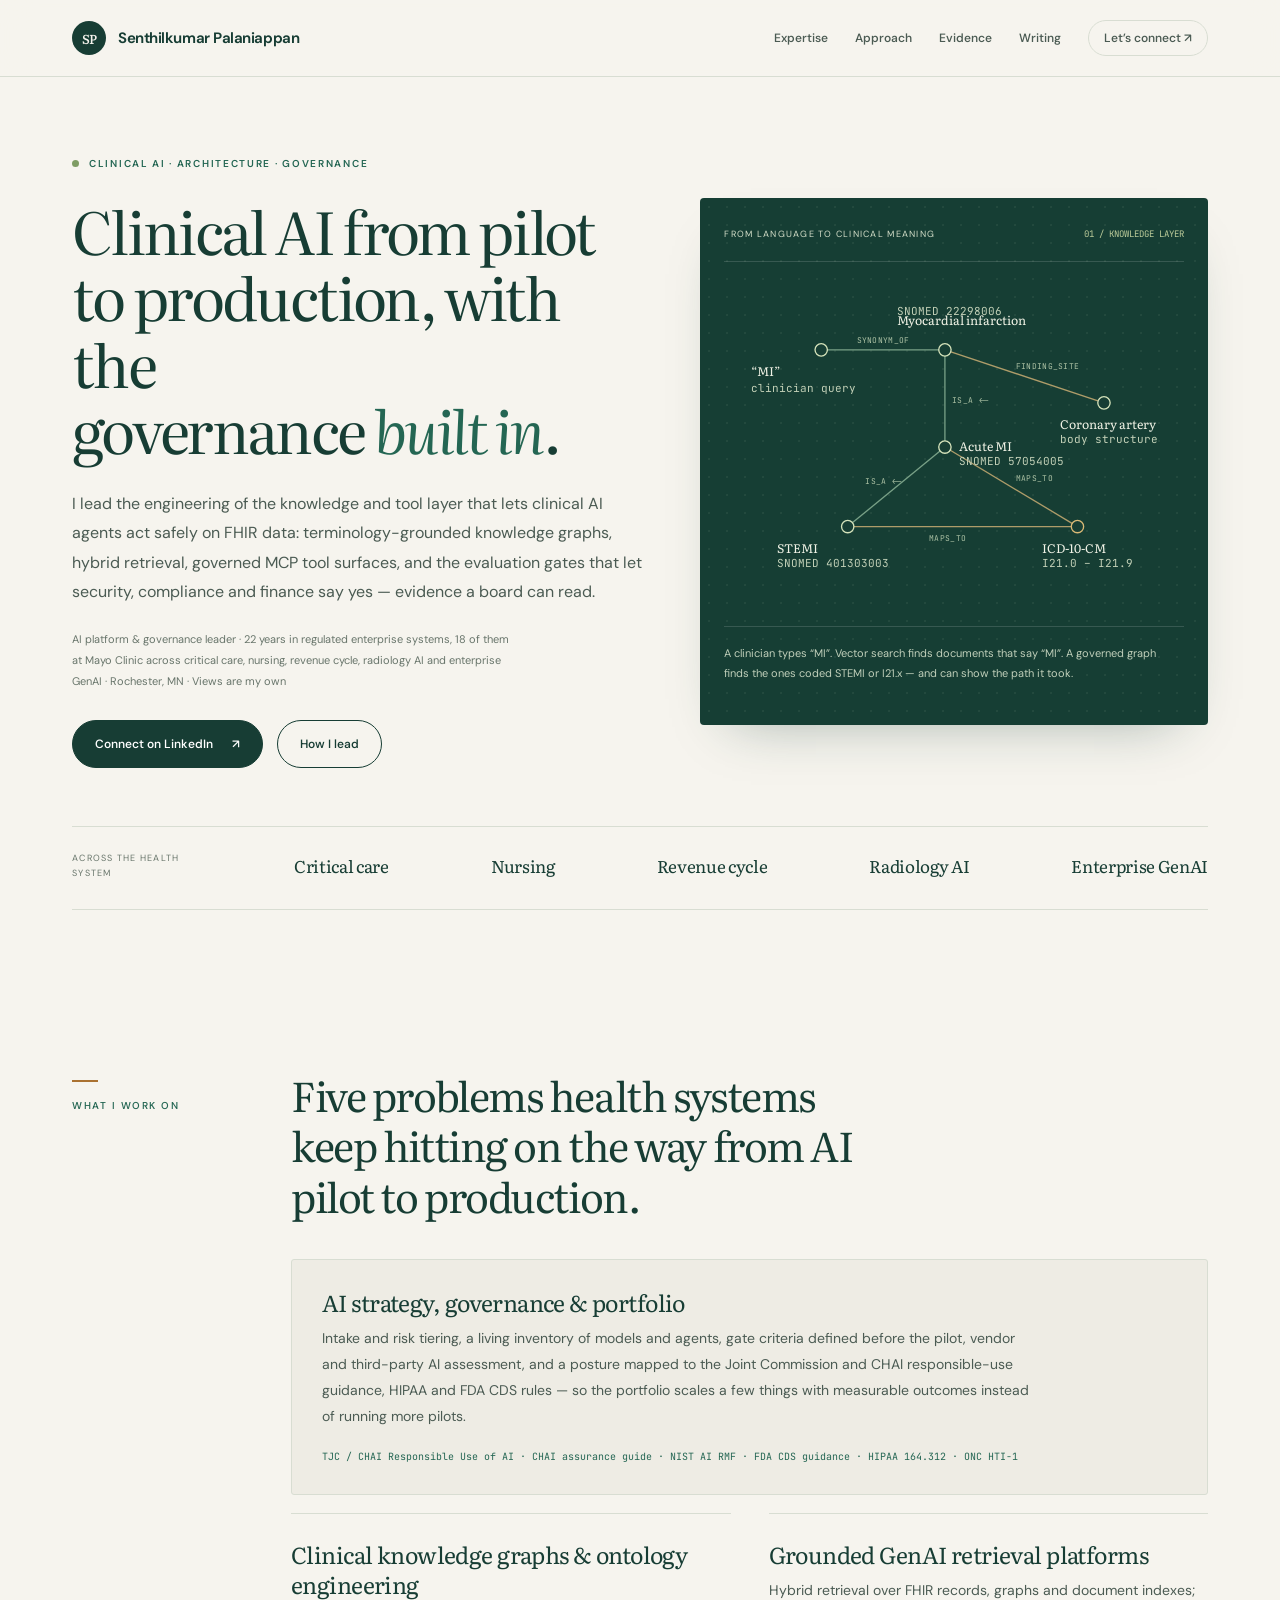
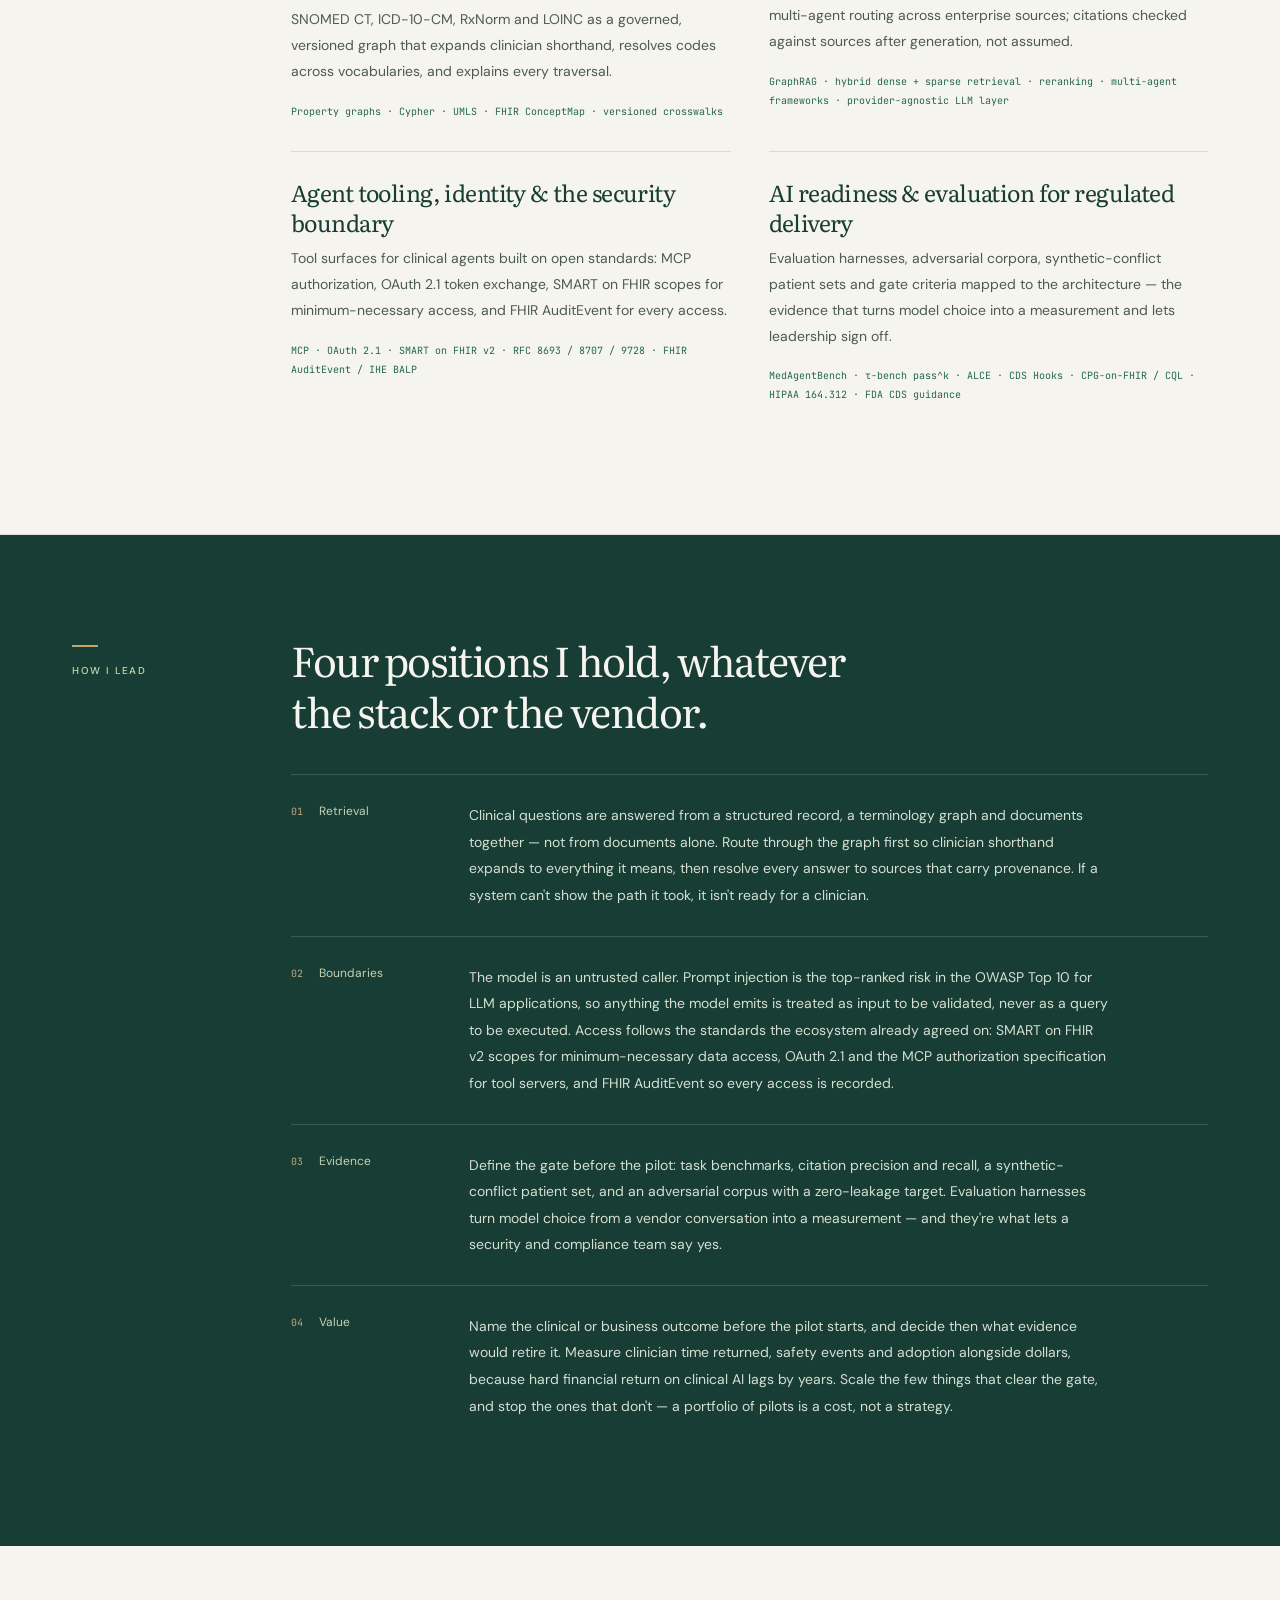
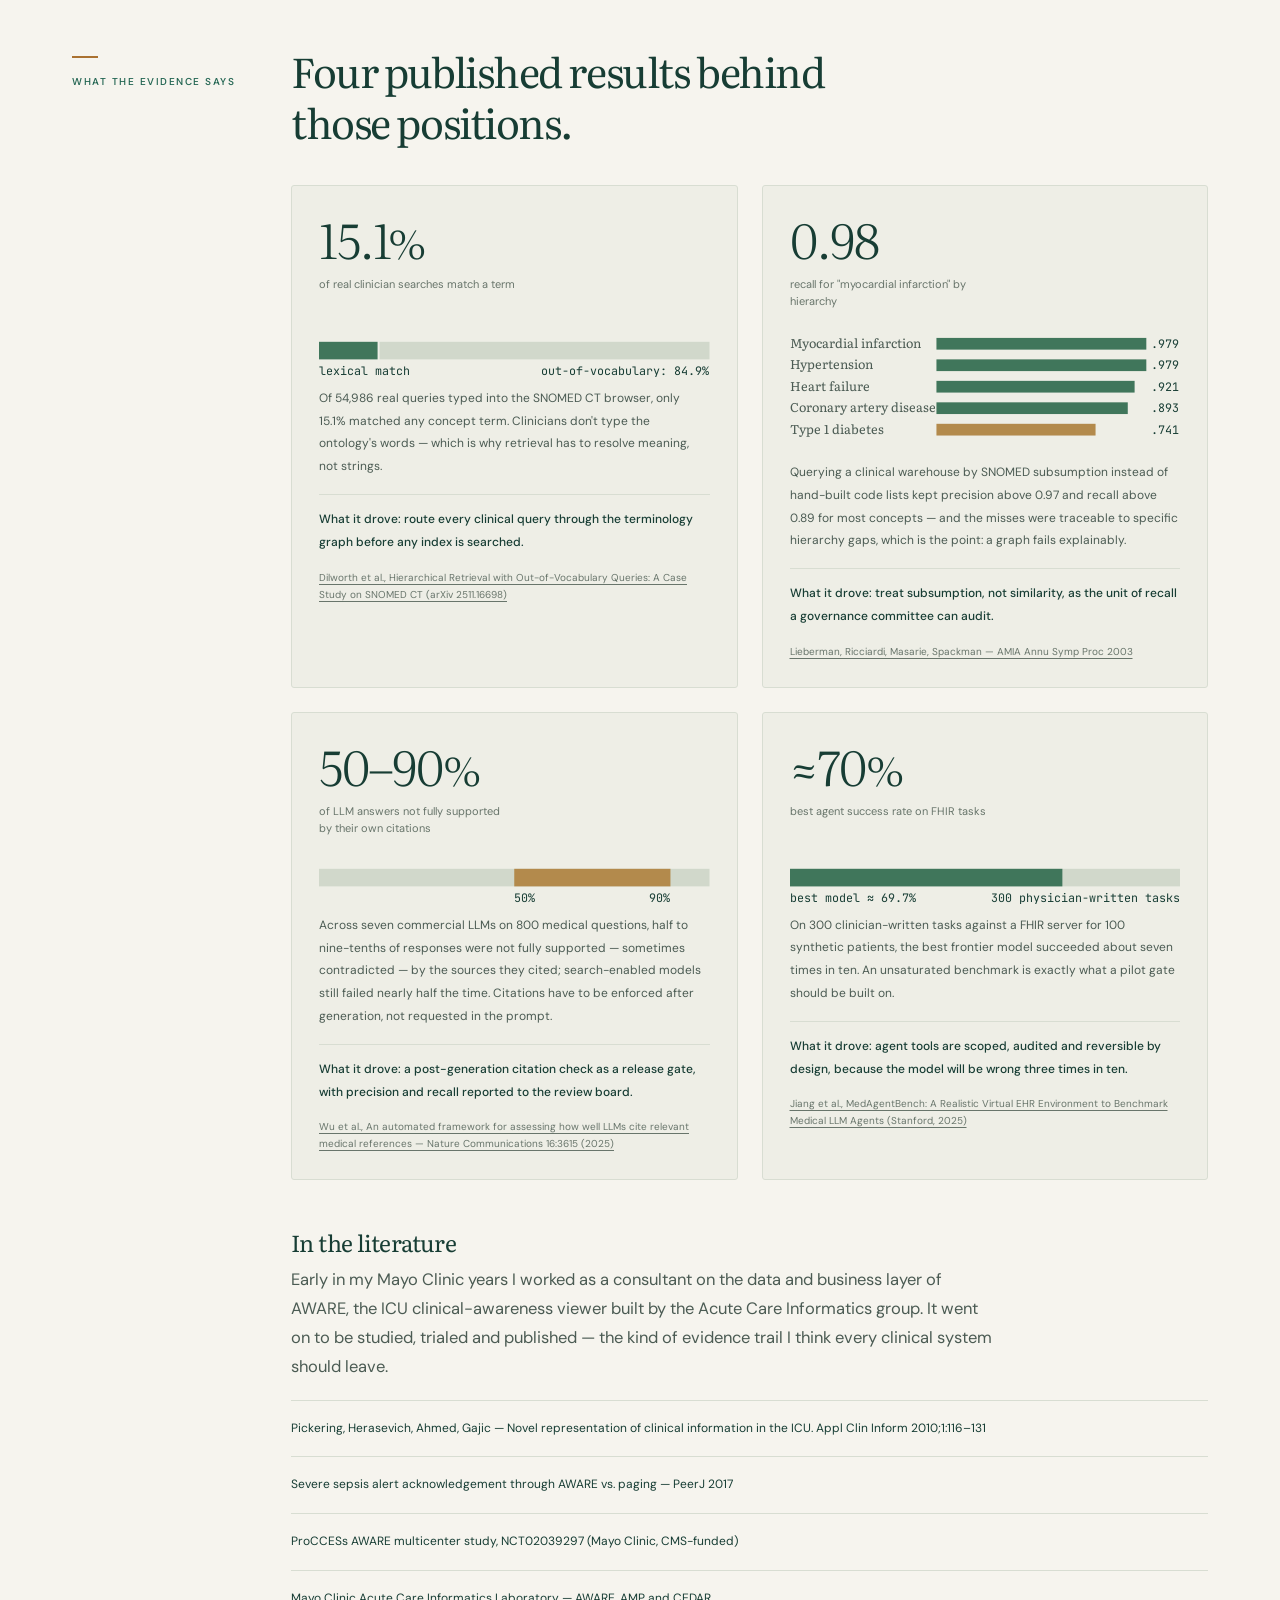
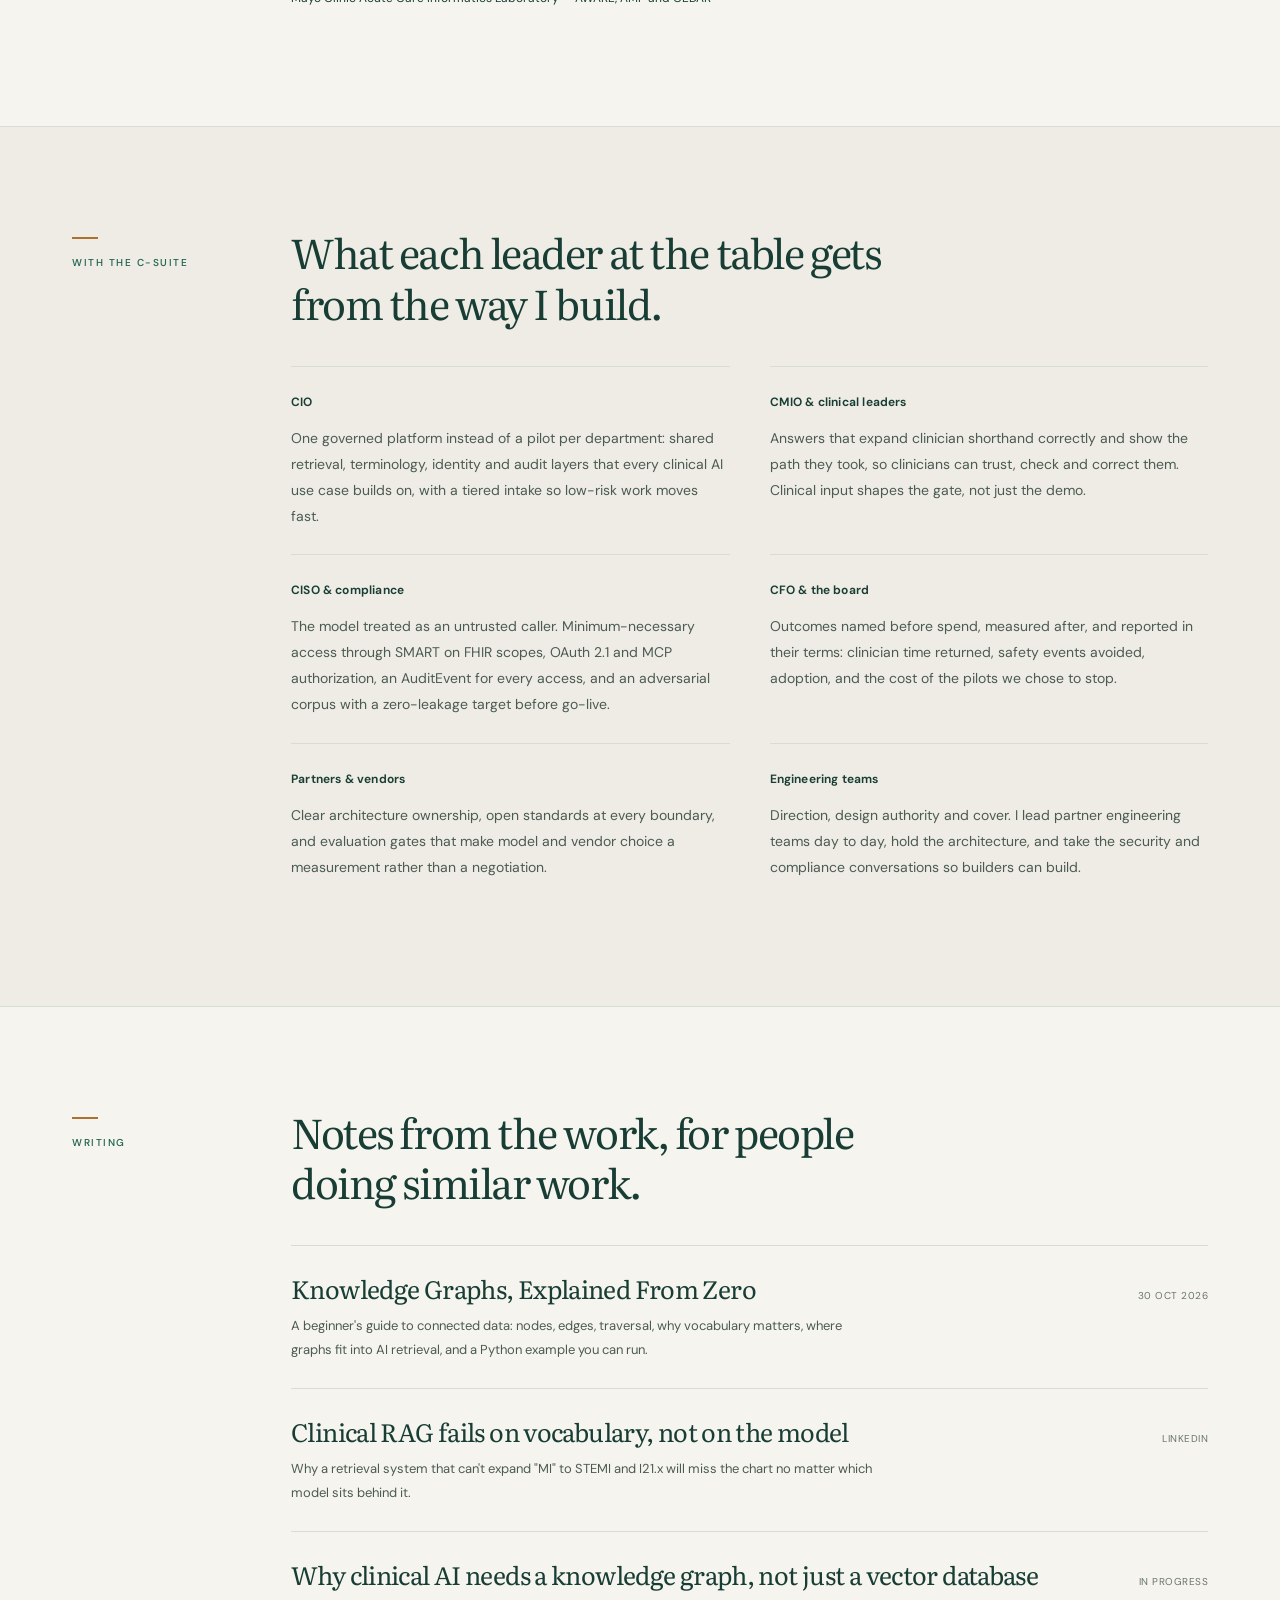
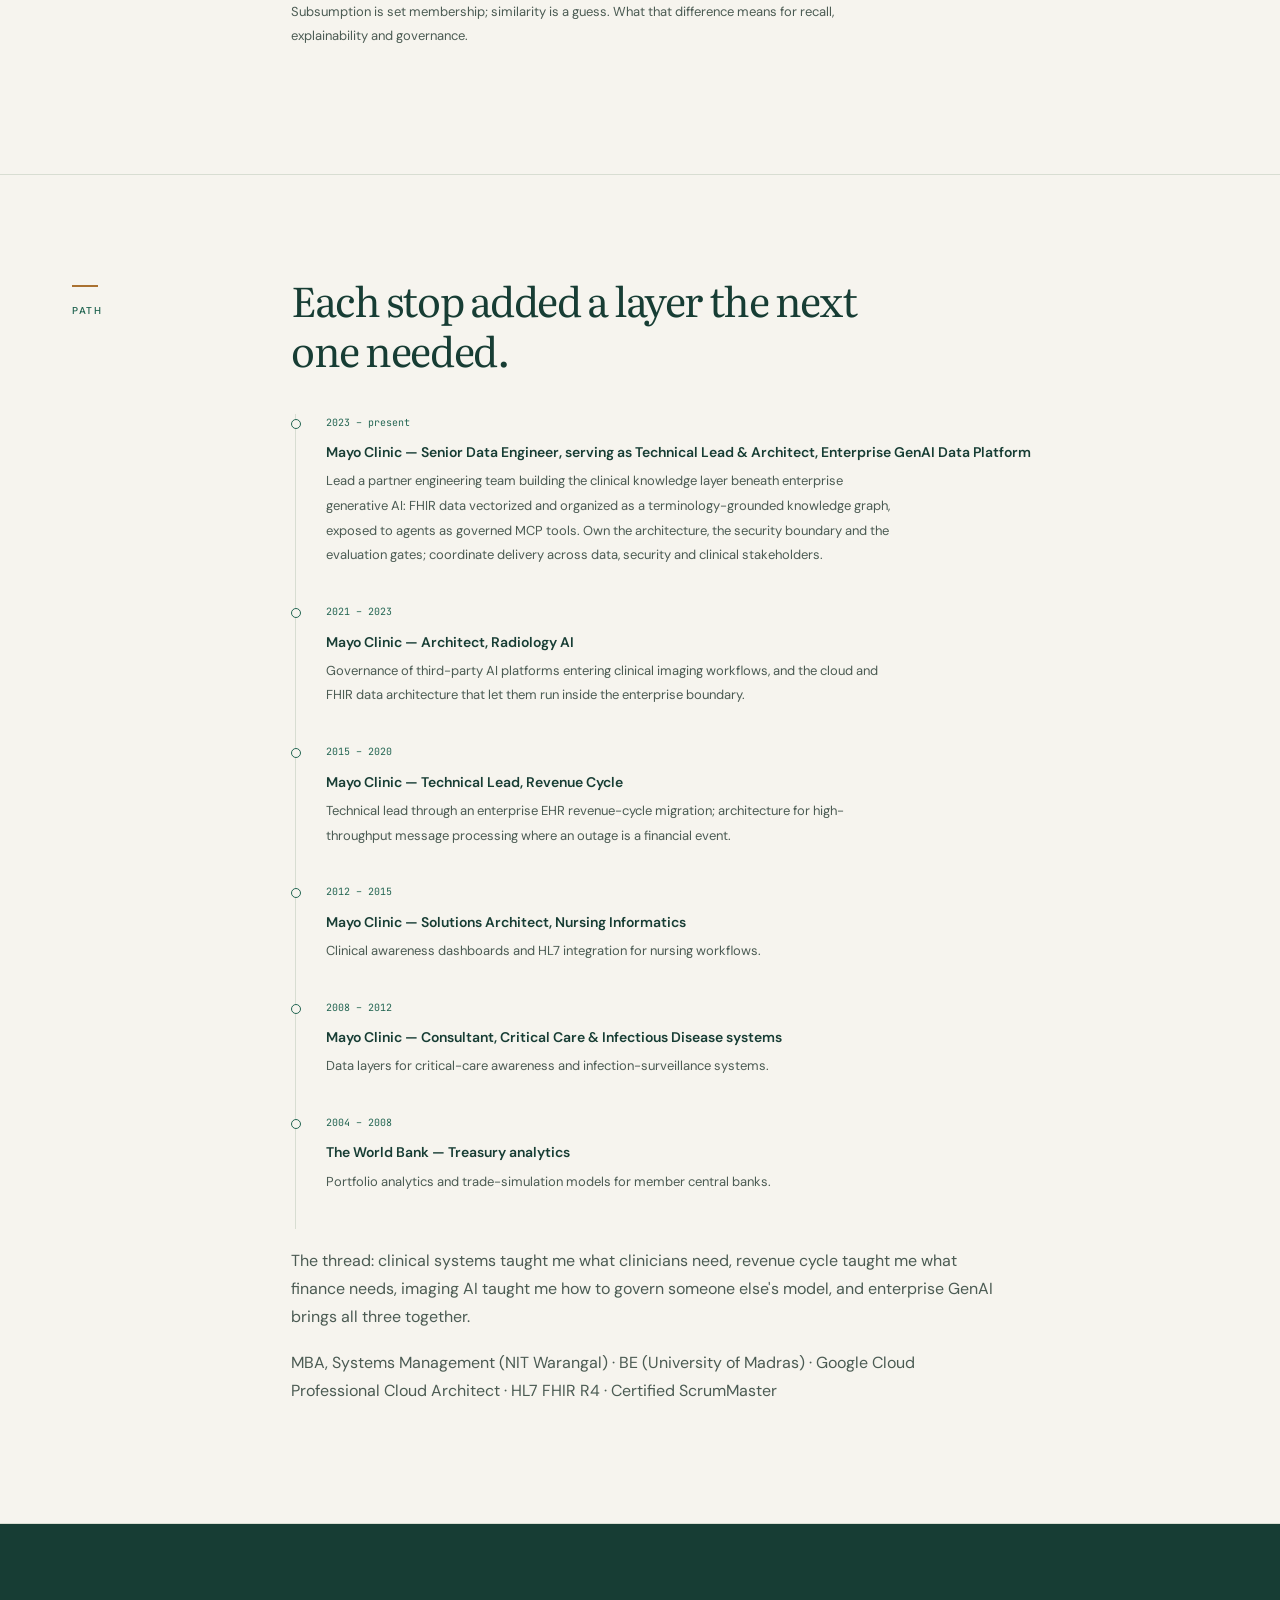
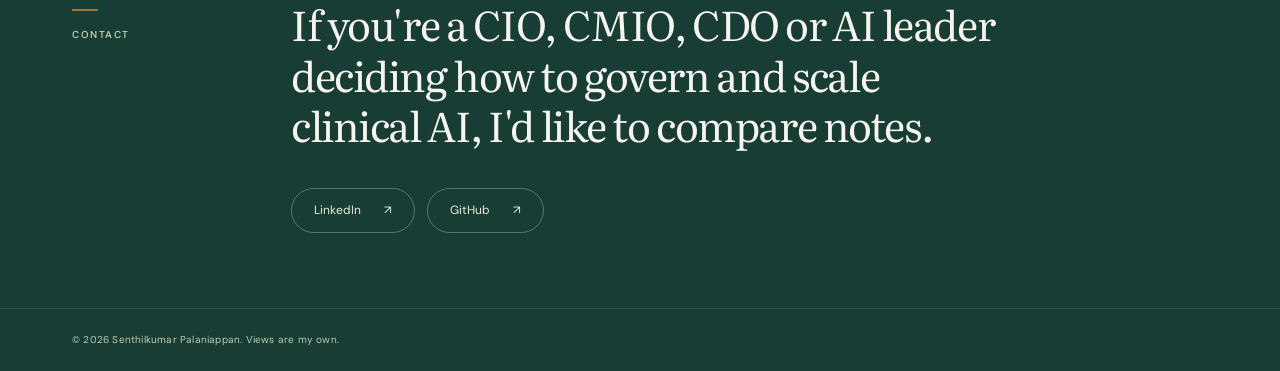
<file: versions/v2-editorial-redesign.html>
<!DOCTYPE html>
<html lang="en">
<head>
<meta charset="utf-8">
<meta name="viewport" content="width=device-width, initial-scale=1">
<title>Senthilkumar Palaniappan — Clinical AI Platform, Governance &amp; Knowledge Graph Leadership</title>
<meta name="description" content="AI platform and governance leader in academic medicine. Takes clinical AI from pilot to production: clinical knowledge graphs, grounded GenAI retrieval, agent tooling on FHIR and MCP, evaluation gates, and the governance that lets security, compliance and finance say yes.">
<link rel="preconnect" href="https://fonts.googleapis.com">
<link rel="preconnect" href="https://fonts.gstatic.com" crossorigin>
<link href="https://fonts.googleapis.com/css2?family=DM+Sans:wght@400;450;500;550;600;650;700&family=Literata:ital,opsz,wght@0,7..72,300;0,7..72,400;0,7..72,500;0,7..72,600;1,7..72,400&family=JetBrains+Mono:wght@400;500&display=swap" rel="stylesheet">
<style>
:root{
  --paper:#EEF1F3; --paper-2:#E4E9ED; --ink:#152238; --ink-2:#3E4C5E; --mute:#6B7788;
  --teal:#1E6B68; --teal-2:#2A8C87; --ochre:#B8862B; --rule:#C9D1D8;
  --serif:"Literata",Georgia,serif; --mono:"JetBrains Mono",ui-monospace,monospace;
  --w:1080px;
}
*{box-sizing:border-box}
html{scroll-behavior:smooth}
@media (prefers-reduced-motion:reduce){html{scroll-behavior:auto}}
body{margin:0;background:var(--paper);color:var(--ink);font-family:var(--serif);font-size:18px;line-height:1.6;font-weight:400;-webkit-font-smoothing:antialiased}
a{color:var(--teal);text-decoration-thickness:1px;text-underline-offset:3px}
a:hover{color:var(--teal-2)}
:focus-visible{outline:2px solid var(--ochre);outline-offset:3px}
.skip{position:absolute;left:-999px;top:8px;background:var(--ink);color:#fff;padding:8px 12px}
.skip:focus{left:8px;z-index:10}

header{position:sticky;top:0;background:color-mix(in srgb,var(--paper) 88%,transparent);backdrop-filter:blur(8px);border-bottom:1px solid var(--rule);z-index:5}
.nav{max-width:var(--w);margin:0 auto;padding:14px 24px;display:flex;align-items:baseline;justify-content:space-between;gap:24px}
.brand{font-weight:600;font-size:17px;color:var(--ink);text-decoration:none;letter-spacing:.01em}
.nav ul{list-style:none;margin:0;padding:0;display:flex;gap:26px;font-size:16px}
.nav ul a{color:var(--ink-2);text-decoration:none}
.nav ul a:hover{color:var(--teal)}

.wrap{max-width:var(--w);margin:0 auto;padding:0 24px}
section{padding:72px 0;border-bottom:1px solid var(--rule)}
.grid{display:grid;grid-template-columns:200px 1fr;gap:40px}
.rail{font-size:15px;color:var(--mute);font-style:italic;padding-top:6px}
h1,h2,h3{font-weight:500;line-height:1.15;margin:0}
h2{font-size:34px;margin-bottom:28px;letter-spacing:-.01em}
h3{font-size:22px;margin-bottom:8px}
p{margin:0 0 18px;max-width:64ch}
.lede{font-size:21px;color:var(--ink-2);max-width:58ch}

/* hero */
.hero{padding:84px 0 64px}
.hero .grid{grid-template-columns:1.05fr 1fr;align-items:center;gap:56px}
.hero h1{font-size:50px;font-weight:300;letter-spacing:-.015em;margin-bottom:22px}
.hero h1 em{font-style:italic;font-weight:400}
.hero .who{font-size:17px;color:var(--mute);margin-bottom:34px}
.cta{display:inline-flex;gap:14px;flex-wrap:wrap}
.btn{display:inline-block;padding:12px 20px;border:1.5px solid var(--ink);color:var(--ink);text-decoration:none;font-size:16px;border-radius:2px}
.btn.primary{background:var(--ink);color:#fff}
.btn:hover{border-color:var(--teal);color:var(--teal)}
.btn.primary:hover{background:var(--teal);color:#fff}

.graph{width:100%;height:auto;display:block}
.graph .edge{stroke:var(--ochre);stroke-width:1.5;fill:none;stroke-dasharray:400;stroke-dashoffset:400;animation:draw 1.1s ease-out forwards}
.graph .edge.isa{stroke:var(--teal)}
.graph .node{fill:var(--paper);stroke:var(--ink);stroke-width:1.5;opacity:0;animation:pop .5s ease-out forwards}
.graph .node.code{stroke:var(--ochre)}
.graph .lbl{font-family:var(--serif);font-size:14px;fill:var(--ink);opacity:0;animation:pop .5s ease-out forwards}
.graph .code-lbl{font-family:var(--mono);font-size:12.5px;fill:var(--ink-2);opacity:0;animation:pop .5s ease-out forwards}
.graph .elbl{font-family:var(--mono);font-size:10.5px;fill:var(--mute);opacity:0;animation:pop .5s ease-out forwards;letter-spacing:.04em}
@keyframes draw{to{stroke-dashoffset:0}}
@keyframes pop{to{opacity:1}}
@media (prefers-reduced-motion:reduce){.graph .edge{stroke-dashoffset:0;animation:none}.graph .node,.graph .lbl,.graph .code-lbl,.graph .elbl{opacity:1;animation:none}}
.caption{font-size:14px;color:var(--mute);font-style:italic;margin-top:10px;max-width:none}

/* practice areas — ruled list */
.areas{display:grid;grid-template-columns:1fr 1fr;gap:0 48px}
.area{padding:22px 0;border-top:1px solid var(--rule)}
.area p{font-size:17px;color:var(--ink-2);margin:0}
.area .stack{font-family:var(--mono);font-size:12.5px;color:var(--mute);margin-top:10px;line-height:1.7}
.area.wide{grid-column:1/-1}
.area.wide p{max-width:72ch}

/* work */
.work{display:grid;gap:36px}
.case{display:grid;grid-template-columns:160px 1fr;gap:28px;padding-top:24px;border-top:1px solid var(--rule)}
.case .k{font-size:15px;color:var(--mute);line-height:1.5}
.case p{font-size:17px}
.case ul{margin:0;padding-left:18px;color:var(--ink-2);font-size:16.5px}
.case li{margin-bottom:6px}

/* evidence */
.ev{display:grid;grid-template-columns:1fr 1fr;gap:40px 48px}
.ev figure{margin:0;padding-top:20px;border-top:1px solid var(--rule)}
.ev svg{width:100%;height:auto;display:block}
.ev figcaption{font-size:15px;color:var(--ink-2);margin-top:10px;line-height:1.5}
.ev figcaption a{font-size:13.5px;color:var(--mute);display:block;margin-top:4px}
.ev .drove{display:block;margin-top:8px;color:var(--ink);font-style:italic}
.ev .big{font-size:40px;font-weight:300;letter-spacing:-.02em;line-height:1;margin:0 0 6px}
.ev .big small{font-size:16px;color:var(--mute);letter-spacing:0;margin-left:8px;font-weight:400}
.chart text{font-family:var(--serif);font-size:13px;fill:var(--ink-2)}
.chart .v{font-family:var(--mono);font-size:12px;fill:var(--ink)}
.chart .bar{fill:var(--teal)}
.chart .bar.dim{fill:var(--rule)}
.chart .bar.oc{fill:var(--ochre)}
.bd{width:100%;height:auto;display:block;margin:14px 0 4px}
.bd text{font-family:var(--serif);font-size:12.5px;fill:var(--ink)}
.bd .m{font-family:var(--mono);font-size:10.5px;fill:var(--mute)}
.bd .box{fill:var(--paper);stroke:var(--ink);stroke-width:1.2}
.bd .box.g{stroke:var(--teal)}
.bd .ln{stroke:var(--ink-2);stroke-width:1.2;fill:none}
.bd .ln.no{stroke:var(--ochre);stroke-dasharray:4 3}
.lit{list-style:none;margin:0;padding:0}
.lit li{padding:14px 0;border-top:1px solid var(--rule);font-size:16px;color:var(--ink-2)}
.lit a{color:var(--ink)}
@media (max-width:860px){.ev{grid-template-columns:1fr}}

/* leadership table */
.table{display:grid;grid-template-columns:1fr 1fr;gap:0 48px}
.table .row{padding:20px 0;border-top:1px solid var(--rule)}
.table .row b{display:block;font-weight:500;font-size:19px;margin-bottom:6px}
.table .row p{font-size:16.5px;color:var(--ink-2);margin:0}
@media (max-width:860px){.table{grid-template-columns:1fr}}

/* writing */
.posts{list-style:none;margin:0;padding:0}
.posts li{padding:18px 0;border-top:1px solid var(--rule);display:grid;grid-template-columns:1fr auto;gap:20px;align-items:baseline}
.posts a{text-decoration:none;color:var(--ink);font-size:20px}
.posts a:hover{color:var(--teal);text-decoration:underline}
.posts small{color:var(--mute);font-size:14px;white-space:nowrap}
.posts .sum{grid-column:1/-1;color:var(--ink-2);font-size:16px;margin:0}

/* timeline */
.tl{list-style:none;margin:0;padding:0;border-left:1.5px solid var(--rule);margin-left:4px}
.tl li{position:relative;padding:0 0 26px 28px}
.tl li::before{content:"";position:absolute;left:-6px;top:10px;width:10px;height:10px;border-radius:50%;background:var(--paper);border:1.5px solid var(--teal)}
.tl .yr{font-family:var(--mono);font-size:12.5px;color:var(--mute);display:block;margin-bottom:2px}
.tl b{font-weight:500}
.tl p{font-size:16px;color:var(--ink-2);margin:4px 0 0}

/* contact */
.contact{padding:72px 0 56px;border-bottom:none}
.contact .links{display:flex;gap:28px;flex-wrap:wrap;font-size:18px}
footer{font-size:14px;color:var(--mute);padding:16px 0 40px}

@media (max-width:860px){
  body{font-size:17px}
  .grid,.hero .grid{grid-template-columns:1fr;gap:16px}
  .rail{padding-top:0}
  .hero{padding:48px 0}
  .hero h1{font-size:36px}
  h2{font-size:28px}
  section{padding:52px 0}
  .areas{grid-template-columns:1fr}
  .case{grid-template-columns:1fr;gap:6px}
  .nav{flex-direction:column;gap:6px;align-items:flex-start;padding:12px 20px}
  .nav ul{gap:14px;font-size:14px;flex-wrap:wrap}
}

/* Editorial identity */
:root{--paper:#f6f4ee;--paper-2:#eeece4;--ink:#173d34;--ink-2:#4b5b53;--mute:#68756b;--teal:#246653;--teal-2:#347d65;--ochre:#aa7130;--rule:#d8ddd2;--sans:"DM Sans",Arial,sans-serif;--w:1200px}
body{font-family:var(--sans);font-size:17px;line-height:1.75}
::selection{background:#d1dfb6;color:#173d34}
header{background:#f6f4eef2;backdrop-filter:blur(16px)}
.nav{padding:21px 32px;align-items:center;gap:30px}
.brand{font-size:15px;font-weight:650;display:flex;align-items:center;gap:12px;white-space:nowrap;letter-spacing:-.03em}
.brand::before{content:"SP";font:500 13px var(--serif);letter-spacing:-.07em;background:var(--ink);color:var(--paper);width:34px;height:34px;border-radius:50%;display:grid;place-items:center}
.nav ul{gap:27px;font-size:12px;font-weight:550;align-items:center}
.nav ul li:last-child a{border:1px solid var(--rule);padding:9px 15px;border-radius:40px}
.wrap{padding:0 32px}
section{padding:100px 0;scroll-margin-top:95px}
.grid{grid-template-columns:165px minmax(0,1fr);gap:54px}
.rail{font:550 10px/1.6 var(--sans);letter-spacing:.15em;text-transform:uppercase;color:var(--teal);padding-top:10px}
.rail::before{content:"";display:block;width:26px;height:2px;background:var(--ochre);margin-bottom:16px}
h1,h2,h3{font-family:var(--serif)}
h2{font-weight:400;font-size:clamp(30px,3.2vw,43px);line-height:1.23;max-width:25ch;margin-bottom:38px;letter-spacing:-.035em}
h3{font-size:23px;font-weight:400;line-height:1.3;letter-spacing:-.025em}
.hero{padding:78px 0 60px;overflow:hidden;border-bottom:0}
.hero .grid{grid-template-columns:1.13fr 1fr;gap:55px;align-items:center}
.eyebrow{font-size:10px;font-weight:600;text-transform:uppercase;letter-spacing:.17em;color:var(--teal);display:flex;align-items:center;gap:10px;margin:0 0 24px}
.eyebrow::before{content:"";height:7px;width:7px;background:#7e9c63;border-radius:50%}
.hero h1{font-size:clamp(40px,4.6vw,62px);line-height:1.13;font-weight:400;letter-spacing:-.045em;margin-bottom:26px}
.hero h1 em{color:var(--teal);font-weight:400}
.lede{font-size:16px;line-height:1.85;max-width:53ch;color:var(--ink-2)}
.hero .who{font-size:11px;line-height:1.9;max-width:64ch;margin:22px 0 28px}
.btn{font:550 12px var(--sans);padding:15px 22px;border-radius:40px;border-width:1px;transition:background .2s,color .2s,transform .2s}
.btn:hover{transform:translateY(-2px)}
.btn.primary{background:var(--ink);border-color:var(--ink)}
.btn.primary::after{content:" ↗";margin-left:16px}
.graph-panel{background:#163e34;border-radius:4px;padding:29px 24px 23px;position:relative;background-image:radial-gradient(#bcd1b014 .8px,transparent .8px);background-size:18px 18px;box-shadow:0 25px 55px -32px #173d3466}
.panel-top{display:flex;justify-content:space-between;align-items:center;font-size:9px;letter-spacing:.14em;text-transform:uppercase;color:#d3ddc8;border-bottom:1px solid #ffffff24;padding-bottom:18px;margin-bottom:26px}
.panel-top span:last-child{color:#bdcc9a;font-family:var(--mono);font-size:9px;letter-spacing:0}
.graph .node{fill:#173e34;stroke:#d5e3bb;opacity:1;animation:none}
.graph .node.code{stroke:#d9b976}
.graph .lbl{fill:#f1f3e6;opacity:1;animation:none}
.graph .code-lbl{fill:#c2d0b7;opacity:1;animation:none}
.graph .elbl{fill:#adc2a5;opacity:1;animation:none;font-size:9px}
.graph .edge{stroke:#d5b477;stroke-dashoffset:0;animation:none;opacity:.8}
.graph .edge.isa{stroke:#91b99b}
.graph-panel .caption{color:#c0cfba;font-family:var(--sans);font-style:normal;font-size:11px;line-height:1.8;padding-top:17px;border-top:1px solid #ffffff24;margin-top:20px}
.career-strip{display:flex;justify-content:space-between;gap:24px;border-top:1px solid var(--rule);border-bottom:1px solid var(--rule);padding:24px 0 27px;margin-top:58px;align-items:center}
.career-strip .strip-label{font-size:9px;text-transform:uppercase;letter-spacing:.14em;color:var(--mute);max-width:120px}
.career-strip span:not(.strip-label){font-family:var(--serif);font-size:17px;letter-spacing:-.02em}
.areas{gap:0 38px}.area{padding:26px 0 30px}.area p{font-size:14px;line-height:1.85}.area .stack{font-size:10px;line-height:1.9;color:var(--teal);margin-top:17px}
.area.wide{background:var(--paper-2);padding:28px 30px;margin-bottom:18px;border:1px solid var(--rule);border-radius:3px}
#selected{background:var(--ink);color:var(--paper);border:0}
#selected .rail{color:#bfcea7}#selected .rail::before{background:#c2a56b}
#selected h2{max-width:24ch}
.work{gap:0;counter-reset:position}
.case{grid-template-columns:150px minmax(0,1fr);gap:28px;border-color:#ffffff26;padding:27px 0;counter-increment:position}
.case .k{color:#c5d2b5;font-size:12px;display:flex;gap:16px;align-items:baseline}
.case .k::before{content:"0" counter(position);font-family:var(--mono);font-size:10px;color:#bca779}
.case p{font-size:14px;line-height:1.9;color:#d5dfd1;margin:0}
.ev{gap:24px}.ev figure{background:#eeeee6;border:1px solid var(--rule);padding:27px;border-radius:3px;min-width:0}
.ev .big{font-family:var(--serif);font-size:48px;color:var(--ink);margin-bottom:23px;line-height:1.1}
.ev .big small{display:block;font-family:var(--sans);font-size:11px;line-height:1.6;margin:10px 0 0;letter-spacing:0;max-width:28ch;min-height:35px}
.ev figcaption{font-size:12px;line-height:1.9}.ev figcaption a{font-size:10px;line-height:1.7;margin-top:15px}.ev .drove{font-style:normal;border-top:1px solid var(--rule);padding-top:13px;margin-top:16px;font-weight:500}
.chart .bar.dim{fill:#d1d8cb}.chart .bar{fill:#40765b}.chart .bar.oc{fill:#b38a4c}
.lit li{font-size:12px;padding:17px 0;line-height:1.8}.lit a{text-decoration:none}.lit a:hover{text-decoration:underline}
#leadership{background:var(--paper-2)}
.table{gap:0 40px}.table .row{padding:25px 0}.table .row b{font-size:12px;font-family:var(--sans);font-weight:650;margin-bottom:13px;letter-spacing:.015em}.table .row p{font-size:14px;line-height:1.85}
.posts li{padding:26px 0;gap:8px 20px}.posts a,.posts .draft-title{font:400 25px/1.35 var(--serif);letter-spacing:-.025em}.posts small{font-size:10px;text-transform:uppercase;letter-spacing:.05em}.posts .sum{font-size:13px;max-width:65ch;line-height:1.85}
.tl{margin-top:10px}.tl li{padding:0 0 35px 30px}.tl .yr{font-size:10px;margin-bottom:9px;color:var(--teal)}.tl b{font-size:14px;font-weight:600;line-height:1.8;display:block}.tl p{font-size:13px;line-height:1.9}.tl li::before{background:var(--paper);top:5px;width:8px;height:8px;left:-5px}
.contact{background:var(--ink);color:var(--paper);padding:75px 0}.contact .rail{color:#c5d2b5}.contact h2{font-size:clamp(29px,3.2vw,43px);max-width:30ch}.contact .links{gap:12px}.contact .links a{font-size:12px;border:1px solid #d2dfc45c;padding:11px 22px;border-radius:30px;color:#e9efdd;text-decoration:none}.contact .links a::after{content:" ↗";margin-left:20px}.contact .links a:hover{background:#ffffff12}
footer{background:var(--ink);color:#bdcdb6;border-top:1px solid #ffffff20;font-size:10px;padding:22px 0;letter-spacing:.02em}
@media(min-width:861px) and (max-width:1100px){.nav ul{gap:16px}.hero .grid{gap:30px}.grid{gap:32px;grid-template-columns:135px minmax(0,1fr)}}
@media(max-width:860px){.nav{flex-direction:row;padding:15px 24px;gap:15px}.nav ul{font-size:11px;gap:16px}.nav ul li:nth-child(2),.nav ul li:nth-child(3){display:none}.nav ul li:last-child a{padding:7px 12px}.brand{font-size:12px;gap:8px}.brand::before{width:28px;height:28px;font-size:11px}.wrap{padding:0 24px}.hero{padding:44px 0 0}.hero .grid{grid-template-columns:1fr;gap:36px}.hero h1{max-width:17ch;font-size:clamp(40px,7vw,60px)}.lede{max-width:65ch}.hero .who{max-width:75ch}.graph-panel{max-width:620px;width:100%;margin:0 auto}.grid{grid-template-columns:1fr;gap:24px}.rail::before{display:inline-block;vertical-align:middle;margin:0 12px 3px 0;width:18px}.rail{padding:0}.career-strip{margin-top:40px;flex-wrap:wrap;justify-content:flex-start;gap:15px 25px}.career-strip .strip-label{width:100%;max-width:none}.career-strip span:not(.strip-label){font-size:15px}section{padding:60px 0}h2{max-width:28ch}.areas{grid-template-columns:1fr 1fr;gap:0 25px}.ev{grid-template-columns:1fr 1fr}.ev figure{padding:20px}.table{grid-template-columns:1fr 1fr}.case{grid-template-columns:110px minmax(0,1fr);gap:15px}}
@media(max-width:540px){.nav ul li:first-child{display:none}.nav{gap:8px}.brand{font-size:11px}.eyebrow{font-size:8px;letter-spacing:.12em}.hero h1{font-size:42px}.lede{font-size:15px}.hero .who{font-size:10px}.graph-panel{padding:22px 12px 16px}.panel-top{font-size:8px;margin:0 9px 20px}.panel-top span:last-child{font-size:8px}.graph-panel .caption{margin:15px 9px 0}.areas,.ev,.table{grid-template-columns:1fr}.area.wide{padding:23px}.case{grid-template-columns:1fr;gap:12px}.case p{font-size:13px}.ev .big small{min-height:0}.posts li{grid-template-columns:1fr;gap:12px}.posts small{grid-row:1}.posts a,.posts .draft-title{font-size:23px}h2{font-size:31px}.contact{padding:55px 0}.career-strip{padding-bottom:26px}.career-strip span:not(.strip-label){font-size:14px}}

</style>
</head>
<body>
<a class="skip" href="#main">Skip to content</a>
<header>
  <nav class="nav" aria-label="Primary">
    <a class="brand" href="#">Senthilkumar Palaniappan</a>
    <ul>
      <li><a href="#work">Expertise</a></li>
      <li><a href="#selected">Approach</a></li>
      <li><a href="#evidence">Evidence</a></li>
      <li><a href="#writing">Writing</a></li>
      <li><a href="#contact">Let’s connect ↗</a></li>
    </ul>
  </nav>
</header>

<main id="main">
<section class="hero">
  <div class="wrap grid">
    <div>
      <p class="eyebrow">Clinical AI · Architecture · Governance</p>
      <h1>Clinical AI from pilot to production, with the governance&nbsp;<em>built&nbsp;in</em>.</h1>
      <p class="lede">I lead the engineering of the knowledge and tool layer that lets clinical AI agents act safely on FHIR data: terminology-grounded knowledge graphs, hybrid retrieval, governed MCP tool surfaces, and the evaluation gates that let security, compliance and finance say yes — evidence a board can read.</p>
      <p class="who">AI platform &amp; governance leader · 22 years in regulated enterprise systems, 18 of them at Mayo Clinic across critical care, nursing, revenue cycle, radiology AI and enterprise GenAI · Rochester, MN · Views are my own</p>
      <div class="cta">
        <a class="btn primary" href="https://www.linkedin.com/in/senthilkumar-palaniappan" rel="me">Connect on LinkedIn</a>
        <a class="btn" href="#selected">How I lead</a>
      </div>
    </div>
    <div class="graph-panel">
      <div class="panel-top"><span>From language to clinical meaning</span><span>01 / Knowledge layer</span></div>
      <svg class="graph" viewBox="0 0 520 360" role="img" aria-labelledby="gt gd">
        <title id="gt">A clinical knowledge graph</title>
        <desc id="gd">A clinician's shorthand "MI" expands through IS_A edges to myocardial infarction and STEMI, maps to ICD-10 codes I21.0–I21.9, and connects by FINDING_SITE to the coronary artery.</desc>
        <!-- edges -->
        <path class="edge isa" d="M110 70 L250 70" style="animation-delay:.2s"/>
        <path class="edge isa" d="M250 70 L250 180" style="animation-delay:.7s"/>
        <path class="edge isa" d="M250 180 L140 270" style="animation-delay:1.2s"/>
        <path class="edge" d="M250 180 L400 270" style="animation-delay:1.2s"/>
        <path class="edge" d="M250 70 L430 130" style="animation-delay:1.6s"/>
        <path class="edge" d="M140 270 L400 270" style="animation-delay:1.8s"/>
        <!-- edge labels -->
        <text class="elbl" x="150" y="62" style="animation-delay:.6s">SYNONYM_OF</text>
        <text class="elbl" x="258" y="130" style="animation-delay:1.1s">IS_A ⟵</text>
        <text class="elbl" x="160" y="222" style="animation-delay:1.6s">IS_A ⟵</text>
        <text class="elbl" x="330" y="218" style="animation-delay:1.6s">MAPS_TO</text>
        <text class="elbl" x="330" y="92" style="animation-delay:2s">FINDING_SITE</text>
        <text class="elbl" x="232" y="286" style="animation-delay:2.2s">MAPS_TO</text>
        <!-- nodes -->
        <circle class="node" cx="110" cy="70" r="7" style="animation-delay:0s"/>
        <text class="lbl" x="30" y="100" style="animation-delay:.1s">“MI”</text>
        <text class="code-lbl" x="30" y="118" style="animation-delay:.1s">clinician query</text>

        <circle class="node" cx="250" cy="70" r="7" style="animation-delay:.9s"/>
        <text class="lbl" x="196" y="42" style="animation-delay:1s">Myocardial infarction</text>
        <text class="code-lbl" x="196" y="30" style="animation-delay:1s">SNOMED 22298006</text>

        <circle class="node" cx="250" cy="180" r="7" style="animation-delay:1.4s"/>
        <text class="lbl" x="266" y="185" style="animation-delay:1.5s">Acute MI</text>
        <text class="code-lbl" x="266" y="200" style="animation-delay:1.5s">SNOMED 57054005</text>

        <circle class="node" cx="140" cy="270" r="7" style="animation-delay:1.9s"/>
        <text class="lbl" x="60" y="300" style="animation-delay:2s">STEMI</text>
        <text class="code-lbl" x="60" y="316" style="animation-delay:2s">SNOMED 401303003</text>

        <circle class="node code" cx="400" cy="270" r="7" style="animation-delay:2.1s"/>
        <text class="lbl" x="360" y="300" style="animation-delay:2.2s">ICD-10-CM</text>
        <text class="code-lbl" x="360" y="316" style="animation-delay:2.2s">I21.0 – I21.9</text>

        <circle class="node" cx="430" cy="130" r="7" style="animation-delay:2.3s"/>
        <text class="lbl" x="380" y="160" style="animation-delay:2.4s">Coronary artery</text>
        <text class="code-lbl" x="380" y="175" style="animation-delay:2.4s">body structure</text>
      </svg>
      <p class="caption">A clinician types “MI”. Vector search finds documents that say “MI”. A governed graph finds the ones coded STEMI or I21.x — and can show the path it took.</p>
    </div>
  </div>
  <div class="wrap"><div class="career-strip" aria-label="Experience across health systems">
    <span class="strip-label">Across the health system</span><span>Critical care</span><span>Nursing</span><span>Revenue cycle</span><span>Radiology AI</span><span>Enterprise GenAI</span>
  </div></div>
</section>

<section id="work">
  <div class="wrap grid">
    <div class="rail">What I work on</div>
    <div>
      <h2>Five problems health systems keep hitting on the way from AI pilot to production.</h2>
      <div class="areas">
        <div class="area wide">
          <h3>AI strategy, governance &amp; portfolio</h3>
          <p>Intake and risk tiering, a living inventory of models and agents, gate criteria defined before the pilot, vendor and third-party AI assessment, and a posture mapped to the Joint Commission and CHAI responsible-use guidance, HIPAA and FDA CDS rules — so the portfolio scales a few things with measurable outcomes instead of running more pilots.</p>
          <div class="stack">TJC / CHAI Responsible Use of AI · CHAI assurance guide · NIST AI RMF · FDA CDS guidance · HIPAA 164.312 · ONC HTI-1</div>
        </div>
        <div class="area">
          <h3>Clinical knowledge graphs &amp; ontology engineering</h3>
          <p>SNOMED CT, ICD-10-CM, RxNorm and LOINC as a governed, versioned graph that expands clinician shorthand, resolves codes across vocabularies, and explains every traversal.</p>
          <div class="stack">Property graphs · Cypher · UMLS · FHIR ConceptMap · versioned crosswalks</div>
        </div>
        <div class="area">
          <h3>Grounded GenAI retrieval platforms</h3>
          <p>Hybrid retrieval over FHIR records, graphs and document indexes; multi-agent routing across enterprise sources; citations checked against sources after generation, not assumed.</p>
          <div class="stack">GraphRAG · hybrid dense + sparse retrieval · reranking · multi-agent frameworks · provider-agnostic LLM layer</div>
        </div>
        <div class="area">
          <h3>Agent tooling, identity &amp; the security boundary</h3>
          <p>Tool surfaces for clinical agents built on open standards: MCP authorization, OAuth 2.1 token exchange, SMART on FHIR scopes for minimum-necessary access, and FHIR AuditEvent for every access.</p>
          <div class="stack">MCP · OAuth 2.1 · SMART on FHIR v2 · RFC 8693 / 8707 / 9728 · FHIR AuditEvent / IHE BALP</div>
        </div>
        <div class="area">
          <h3>AI readiness &amp; evaluation for regulated delivery</h3>
          <p>Evaluation harnesses, adversarial corpora, synthetic-conflict patient sets and gate criteria mapped to the architecture — the evidence that turns model choice into a measurement and lets leadership sign off.</p>
          <div class="stack">MedAgentBench · τ-bench pass^k · ALCE · CDS Hooks · CPG-on-FHIR / CQL · HIPAA 164.312 · FDA CDS guidance</div>
        </div>
      </div>
    </div>
  </div>
</section>

<section id="selected">
  <div class="wrap grid">
    <div class="rail">How I lead</div>
    <div>
      <h2>Four positions I hold, whatever the stack or the vendor.</h2>
      <div class="work">
        <article class="case">
          <div class="k">Retrieval</div>
          <div>
            <p>Clinical questions are answered from a structured record, a terminology graph and documents together — not from documents alone. Route through the graph first so clinician shorthand expands to everything it means, then resolve every answer to sources that carry provenance. If a system can't show the path it took, it isn't ready for a clinician.</p>
          </div>
        </article>
        <article class="case">
          <div class="k">Boundaries</div>
          <div>
            <p>The model is an untrusted caller. Prompt injection is the top-ranked risk in the OWASP Top 10 for LLM applications, so anything the model emits is treated as input to be validated, never as a query to be executed. Access follows the standards the ecosystem already agreed on: SMART on FHIR v2 scopes for minimum-necessary data access, OAuth 2.1 and the MCP authorization specification for tool servers, and FHIR AuditEvent so every access is recorded.</p>
          </div>
        </article>
        <article class="case">
          <div class="k">Evidence</div>
          <div>
            <p>Define the gate before the pilot: task benchmarks, citation precision and recall, a synthetic-conflict patient set, and an adversarial corpus with a zero-leakage target. Evaluation harnesses turn model choice from a vendor conversation into a measurement — and they're what lets a security and compliance team say yes.</p>
          </div>
        </article>
        <article class="case">
          <div class="k">Value</div>
          <div>
            <p>Name the clinical or business outcome before the pilot starts, and decide then what evidence would retire it. Measure clinician time returned, safety events and adoption alongside dollars, because hard financial return on clinical AI lags by years. Scale the few things that clear the gate, and stop the ones that don't — a portfolio of pilots is a cost, not a strategy.</p>
          </div>
        </article>
      </div>
    </div>
  </div>
</section>

<section id="evidence">
  <div class="wrap grid">
    <div class="rail">What the evidence says</div>
    <div>
      <h2>Four published results behind those positions.</h2>
      <div class="ev">
        <figure>
          <p class="big">15.1%<small>of real clinician searches match a term</small></p>
          <svg class="chart" viewBox="0 0 400 44" role="img" aria-label="Of 54,986 SNOMED CT browser queries, 15.1 percent matched a concept term lexically; 84.9 percent did not.">
            <rect class="bar" x="0" y="8" width="60" height="18"/>
            <rect class="bar dim" x="62" y="8" width="338" height="18"/>
            <text class="v" x="0" y="42">lexical match</text>
            <text class="v" x="400" y="42" text-anchor="end">out-of-vocabulary: 84.9%</text>
          </svg>
          <figcaption>Of 54,986 real queries typed into the SNOMED CT browser, only 15.1% matched any concept term. Clinicians don't type the ontology's words — which is why retrieval has to resolve meaning, not strings.
            <span class="drove">What it drove: route every clinical query through the terminology graph before any index is searched.</span>
            <a href="https://arxiv.org/abs/2511.16698">Dilworth et al., Hierarchical Retrieval with Out-of-Vocabulary Queries: A Case Study on SNOMED CT (arXiv 2511.16698)</a></figcaption>
        </figure>
        <figure>
          <p class="big">0.98<small>recall for "myocardial infarction" by hierarchy</small></p>
          <svg class="chart" viewBox="0 0 400 120" role="img" aria-label="Recall of SNOMED hierarchy-based queries: myocardial infarction 0.979, hypertension 0.979, heart failure 0.921, coronary artery disease 0.893, type 1 diabetes 0.741.">
            <text x="0" y="14">Myocardial infarction</text><rect class="bar" x="150" y="4" width="215" height="12"/><text class="v" x="370" y="14">.979</text>
            <text x="0" y="36">Hypertension</text><rect class="bar" x="150" y="26" width="215" height="12"/><text class="v" x="370" y="36">.979</text>
            <text x="0" y="58">Heart failure</text><rect class="bar" x="150" y="48" width="203" height="12"/><text class="v" x="370" y="58">.921</text>
            <text x="0" y="80">Coronary artery disease</text><rect class="bar" x="150" y="70" width="196" height="12"/><text class="v" x="370" y="80">.893</text>
            <text x="0" y="102">Type 1 diabetes</text><rect class="bar oc" x="150" y="92" width="163" height="12"/><text class="v" x="370" y="102">.741</text>
          </svg>
          <figcaption>Querying a clinical warehouse by SNOMED subsumption instead of hand-built code lists kept precision above 0.97 and recall above 0.89 for most concepts — and the misses were traceable to specific hierarchy gaps, which is the point: a graph fails explainably.
            <span class="drove">What it drove: treat subsumption, not similarity, as the unit of recall a governance committee can audit.</span>
            <a href="https://pmc.ncbi.nlm.nih.gov/articles/PMC1480260">Lieberman, Ricciardi, Masarie, Spackman — AMIA Annu Symp Proc 2003</a></figcaption>
        </figure>
        <figure>
          <p class="big">50–90%<small>of LLM answers not fully supported by their own citations</small></p>
          <svg class="chart" viewBox="0 0 400 44" role="img" aria-label="Between 50 and 90 percent of LLM medical responses were not fully supported by the sources they cited.">
            <rect class="bar dim" x="0" y="8" width="400" height="18"/>
            <rect class="bar oc" x="200" y="8" width="160" height="18"/>
            <text class="v" x="200" y="42">50%</text><text class="v" x="360" y="42" text-anchor="end">90%</text>
          </svg>
          <figcaption>Across seven commercial LLMs on 800 medical questions, half to nine-tenths of responses were not fully supported — sometimes contradicted — by the sources they cited; search-enabled models still failed nearly half the time. Citations have to be enforced after generation, not requested in the prompt.
            <span class="drove">What it drove: a post-generation citation check as a release gate, with precision and recall reported to the review board.</span>
            <a href="https://pmc.ncbi.nlm.nih.gov/articles/PMC12003634/">Wu et al., An automated framework for assessing how well LLMs cite relevant medical references — Nature Communications 16:3615 (2025)</a></figcaption>
        </figure>
        <figure>
          <p class="big">≈70%<small>best agent success rate on FHIR tasks</small></p>
          <svg class="chart" viewBox="0 0 400 44" role="img" aria-label="Best large language model agent achieved roughly 70 percent success on MedAgentBench FHIR tasks.">
            <rect class="bar dim" x="0" y="8" width="400" height="18"/>
            <rect class="bar" x="0" y="8" width="279" height="18"/>
            <text class="v" x="0" y="42">best model ≈ 69.7%</text><text class="v" x="400" y="42" text-anchor="end">300 physician-written tasks</text>
          </svg>
          <figcaption>On 300 clinician-written tasks against a FHIR server for 100 synthetic patients, the best frontier model succeeded about seven times in ten. An unsaturated benchmark is exactly what a pilot gate should be built on.
            <span class="drove">What it drove: agent tools are scoped, audited and reversible by design, because the model will be wrong three times in ten.</span>
            <a href="https://arxiv.org/abs/2501.14654">Jiang et al., MedAgentBench: A Realistic Virtual EHR Environment to Benchmark Medical LLM Agents (Stanford, 2025)</a></figcaption>
        </figure>
      </div>

      <h3 style="margin-top:48px">In the literature</h3>
      <p style="font-size:16.5px;color:var(--ink-2)">Early in my Mayo Clinic years I worked as a consultant on the data and business layer of AWARE, the ICU clinical-awareness viewer built by the Acute Care Informatics group. It went on to be studied, trialed and published — the kind of evidence trail I think every clinical system should leave.</p>
      <ul class="lit">
        <li><a href="https://pmc.ncbi.nlm.nih.gov/articles/PMC3632280">Pickering, Herasevich, Ahmed, Gajic — Novel representation of clinical information in the ICU. Appl Clin Inform 2010;1:116–131</a></li>
        <li><a href="https://pmc.ncbi.nlm.nih.gov/articles/PMC5354075">Severe sepsis alert acknowledgement through AWARE vs. paging — PeerJ 2017</a></li>
        <li><a href="https://clinicaltrials.gov/study/NCT02039297">ProCCESs AWARE multicenter study, NCT02039297 (Mayo Clinic, CMS-funded)</a></li>
        <li><a href="https://www.mayo.edu/research/labs/acute-care-informatics">Mayo Clinic Acute Care Informatics Laboratory — AWARE, AMP and CEDAR</a></li>
      </ul>
    </div>
  </div>
</section>

<section id="leadership">
  <div class="wrap grid">
    <div class="rail">With the C-suite</div>
    <div>
      <h2>What each leader at the table gets from the way I build.</h2>
      <div class="table">
        <div class="row"><b>CIO</b><p>One governed platform instead of a pilot per department: shared retrieval, terminology, identity and audit layers that every clinical AI use case builds on, with a tiered intake so low-risk work moves fast.</p></div>
        <div class="row"><b>CMIO &amp; clinical leaders</b><p>Answers that expand clinician shorthand correctly and show the path they took, so clinicians can trust, check and correct them. Clinical input shapes the gate, not just the demo.</p></div>
        <div class="row"><b>CISO &amp; compliance</b><p>The model treated as an untrusted caller. Minimum-necessary access through SMART on FHIR scopes, OAuth 2.1 and MCP authorization, an AuditEvent for every access, and an adversarial corpus with a zero-leakage target before go-live.</p></div>
        <div class="row"><b>CFO &amp; the board</b><p>Outcomes named before spend, measured after, and reported in their terms: clinician time returned, safety events avoided, adoption, and the cost of the pilots we chose to stop.</p></div>
        <div class="row"><b>Partners &amp; vendors</b><p>Clear architecture ownership, open standards at every boundary, and evaluation gates that make model and vendor choice a measurement rather than a negotiation.</p></div>
        <div class="row"><b>Engineering teams</b><p>Direction, design authority and cover. I lead partner engineering teams day to day, hold the architecture, and take the security and compliance conversations so builders can build.</p></div>
      </div>
    </div>
  </div>
</section>

<section id="writing">
  <div class="wrap grid">
    <div class="rail">Writing</div>
    <div>
      <h2>Notes from the work, for people doing similar work.</h2>
      <ul class="posts">
        <li>
          <a href="writing/knowledge-graphs-explained.html">Knowledge Graphs, Explained From Zero</a><small>30 Oct 2026</small>
          <p class="sum">A beginner's guide to connected data: nodes, edges, traversal, why vocabulary matters, where graphs fit into AI retrieval, and a Python example you can run.</p>
        </li>
        <li>
          <a href="https://www.linkedin.com/in/senthilkumar-palaniappan">Clinical RAG fails on vocabulary, not on the model</a><small>LinkedIn</small>
          <p class="sum">Why a retrieval system that can't expand "MI" to STEMI and I21.x will miss the chart no matter which model sits behind it.</p>
        </li>
        <li>
          <a href="https://www.linkedin.com/in/senthilkumar-palaniappan">Why clinical AI needs a knowledge graph, not just a vector database</a><small>In progress</small>
          <p class="sum">Subsumption is set membership; similarity is a guess. What that difference means for recall, explainability and governance.</p>
        </li>
      </ul>
    </div>
  </div>
</section>

<section id="path">
  <div class="wrap grid">
    <div class="rail">Path</div>
    <div>
      <h2>Each stop added a layer the next one needed.</h2>
      <ul class="tl">
        <li><span class="yr">2023 – present</span><b>Mayo Clinic — Senior Data Engineer, serving as Technical Lead &amp; Architect, Enterprise GenAI Data Platform</b><p>Lead a partner engineering team building the clinical knowledge layer beneath enterprise generative AI: FHIR data vectorized and organized as a terminology-grounded knowledge graph, exposed to agents as governed MCP tools. Own the architecture, the security boundary and the evaluation gates; coordinate delivery across data, security and clinical stakeholders.</p></li>
        <li><span class="yr">2021 – 2023</span><b>Mayo Clinic — Architect, Radiology AI</b><p>Governance of third-party AI platforms entering clinical imaging workflows, and the cloud and FHIR data architecture that let them run inside the enterprise boundary.</p></li>
        <li><span class="yr">2015 – 2020</span><b>Mayo Clinic — Technical Lead, Revenue Cycle</b><p>Technical lead through an enterprise EHR revenue-cycle migration; architecture for high-throughput message processing where an outage is a financial event.</p></li>
        <li><span class="yr">2012 – 2015</span><b>Mayo Clinic — Solutions Architect, Nursing Informatics</b><p>Clinical awareness dashboards and HL7 integration for nursing workflows.</p></li>
        <li><span class="yr">2008 – 2012</span><b>Mayo Clinic — Consultant, Critical Care &amp; Infectious Disease systems</b><p>Data layers for critical-care awareness and infection-surveillance systems.</p></li>
        <li><span class="yr">2004 – 2008</span><b>The World Bank — Treasury analytics</b><p>Portfolio analytics and trade-simulation models for member central banks.</p></li>
      </ul>
      <p style="margin-top:18px;font-size:16px;color:var(--ink-2)">The thread: clinical systems taught me what clinicians need, revenue cycle taught me what finance needs, imaging AI taught me how to govern someone else's model, and enterprise GenAI brings all three together.</p>
      <p style="font-size:16px;color:var(--ink-2)">MBA, Systems Management (NIT Warangal) · BE (University of Madras) · Google Cloud Professional Cloud Architect · HL7 FHIR R4 · Certified ScrumMaster</p>
    </div>
  </div>
</section>

<section id="contact" class="contact">
  <div class="wrap grid">
    <div class="rail">Contact</div>
    <div>
      <h2>If you're a CIO, CMIO, CDO or AI leader deciding how to govern and scale clinical AI, I'd like to compare notes.</h2>
      <div class="links">
        <a href="https://www.linkedin.com/in/senthilkumar-palaniappan" rel="me">LinkedIn</a>
        <a href="https://github.com/sengoms">GitHub</a>
      </div>
    </div>
  </div>
</section>
</main>
<footer><div class="wrap">© 2026 Senthilkumar Palaniappan. Views are my own.</div></footer>
</body>
</html>
</file>
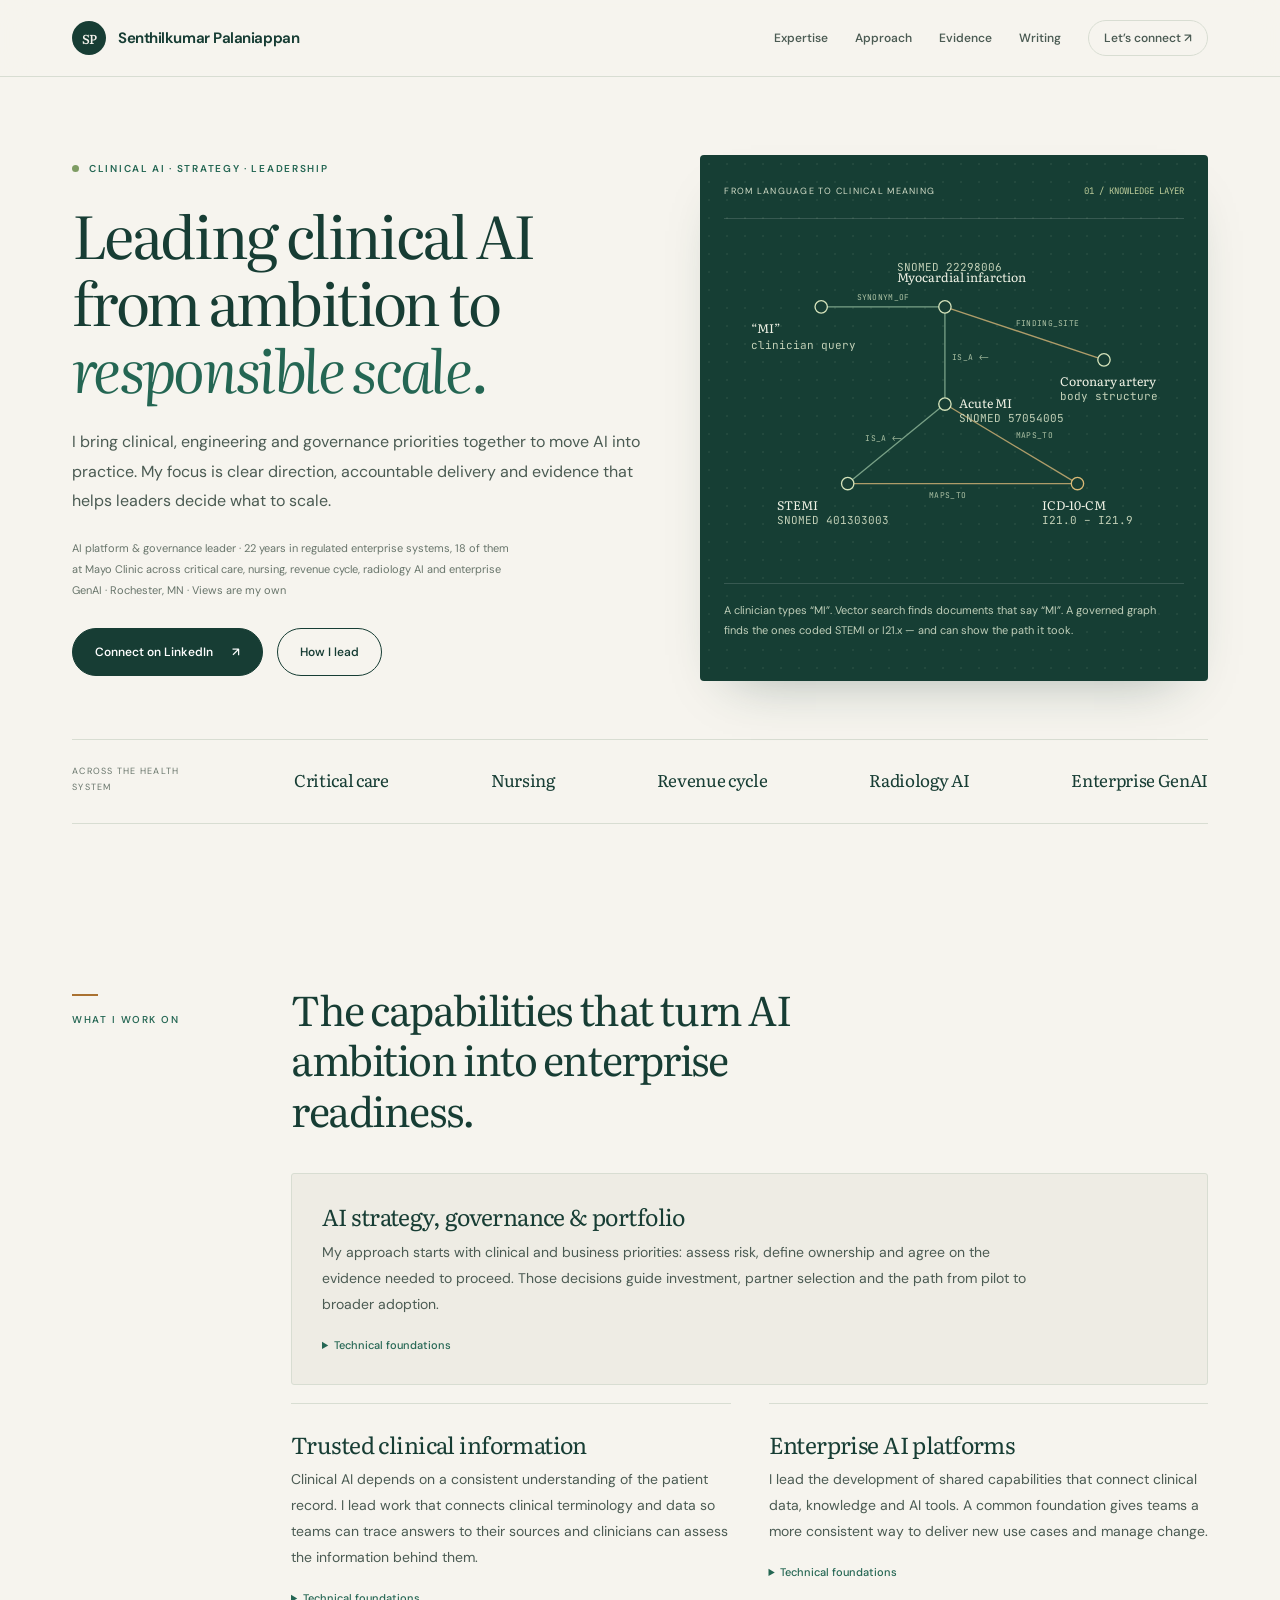
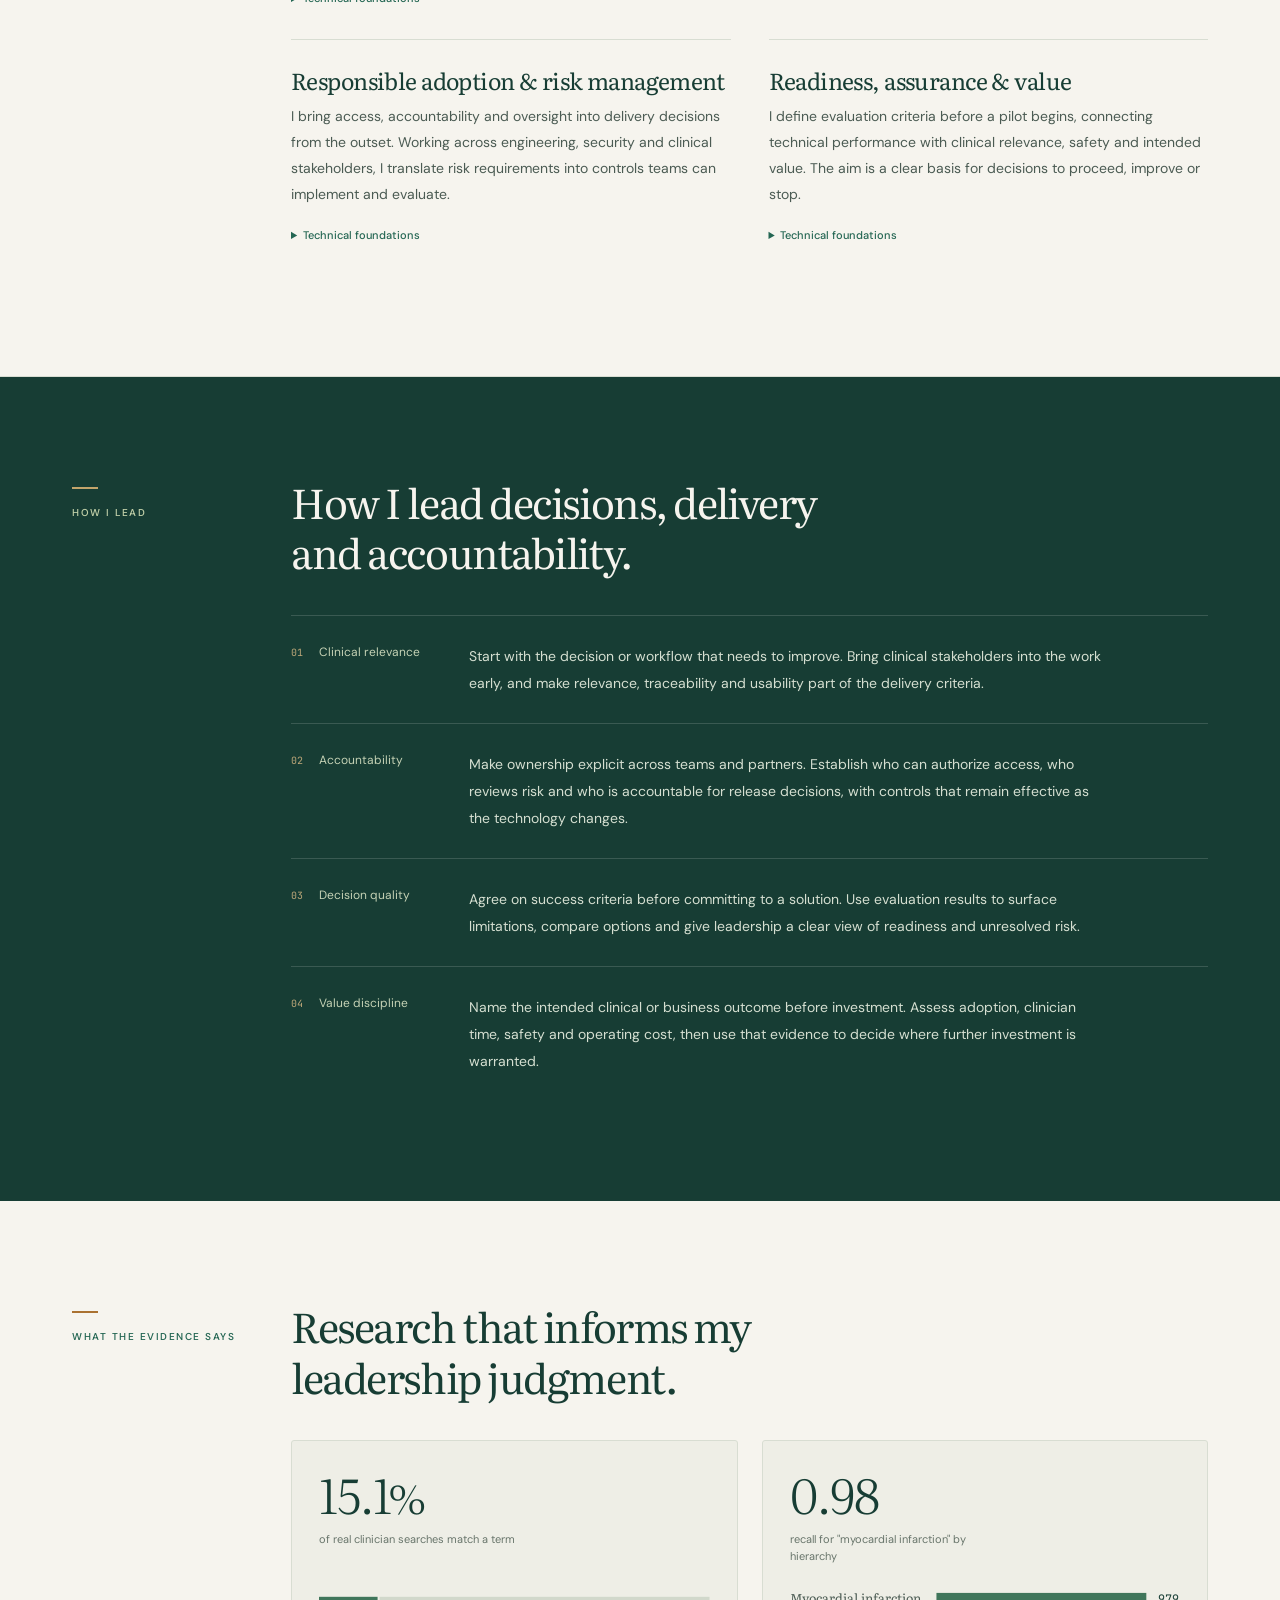
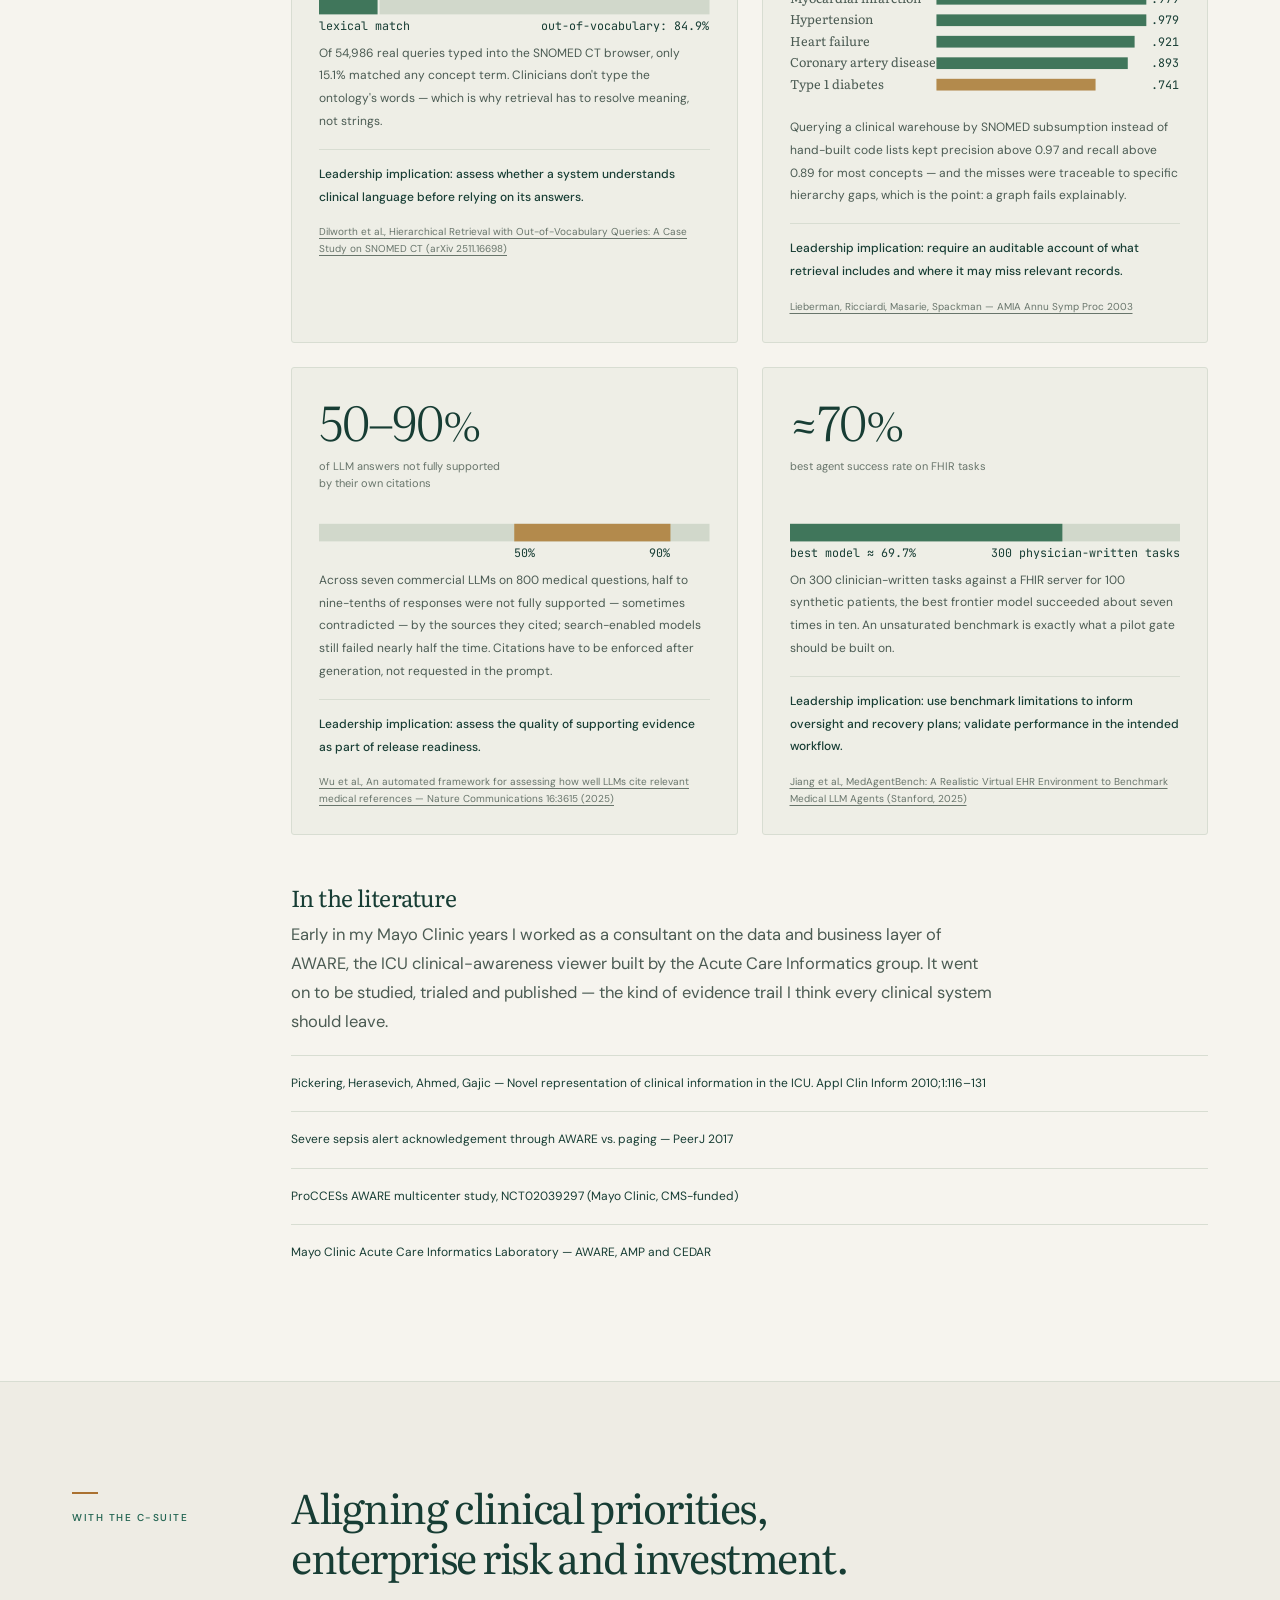
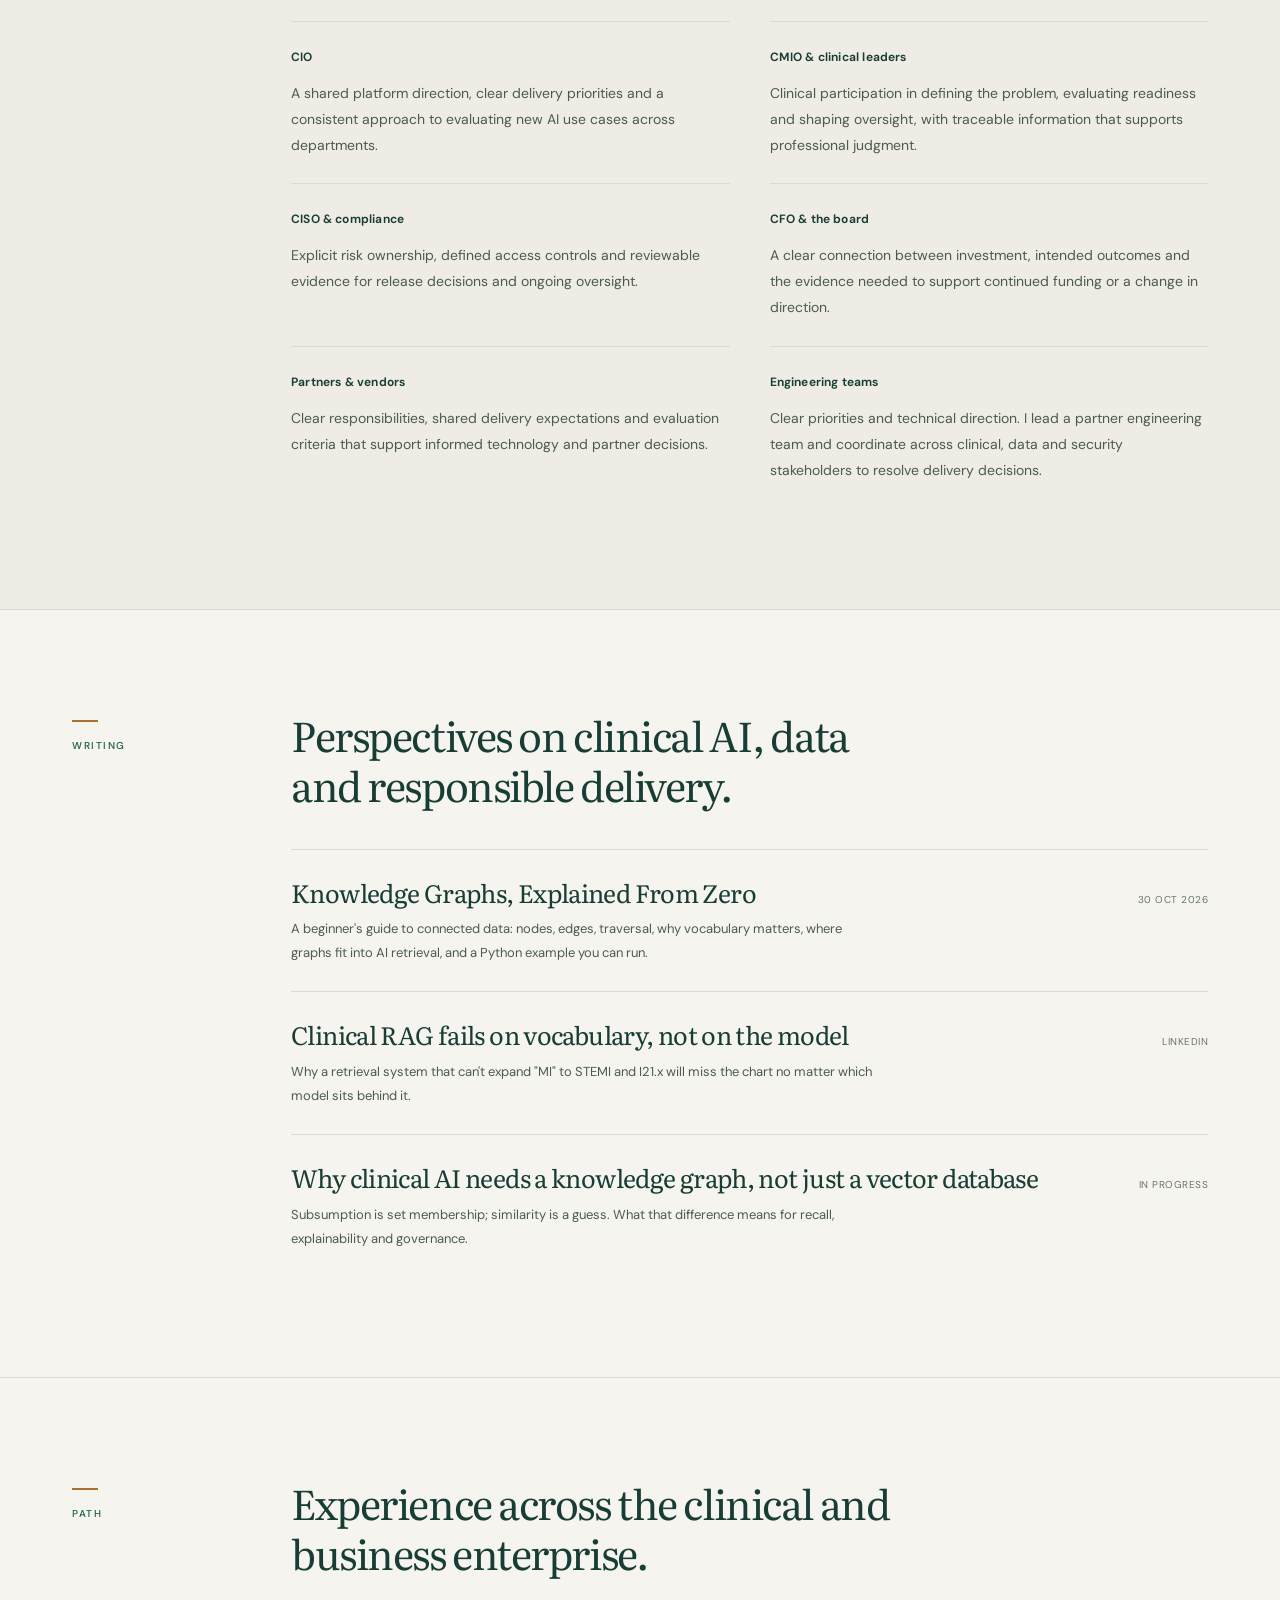
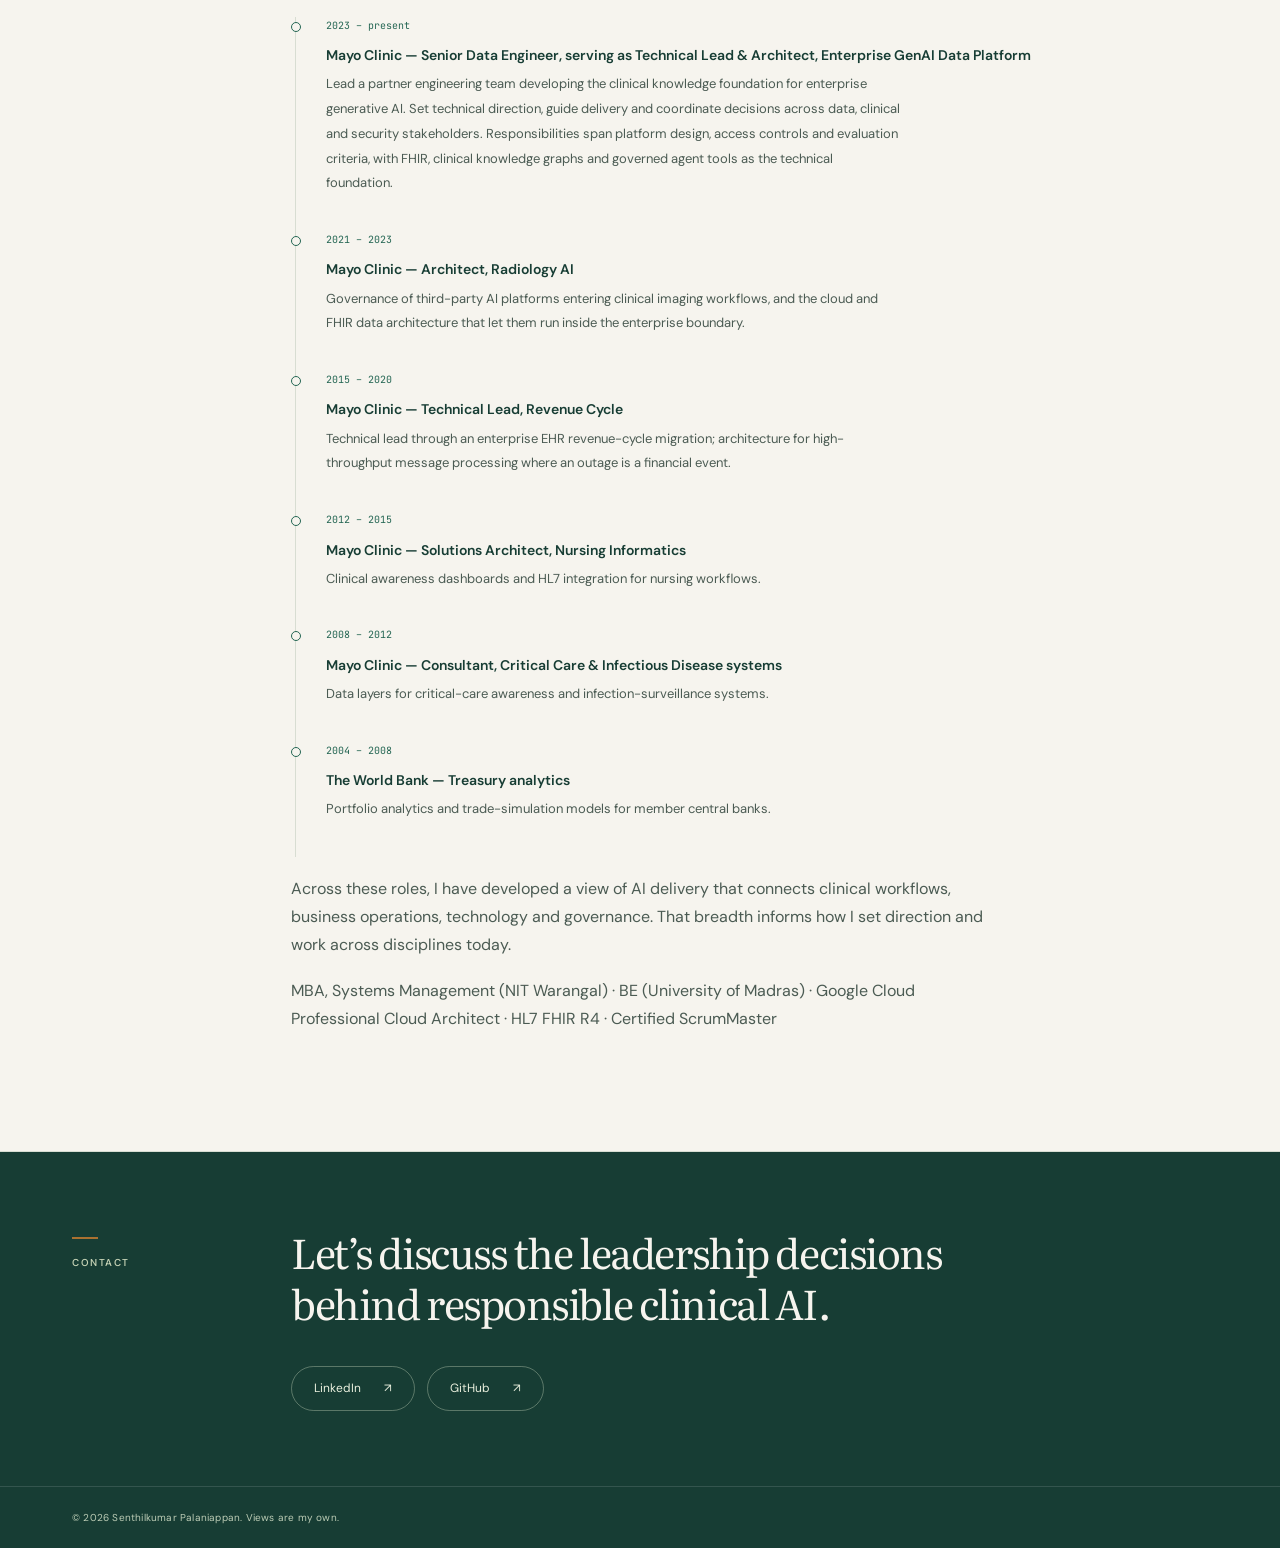
<file: versions/v3-executive-copy.html>
<!DOCTYPE html>
<html lang="en">
<head>
<meta charset="utf-8">
<meta name="viewport" content="width=device-width, initial-scale=1">
<title>Senthilkumar Palaniappan — Clinical AI Strategy, Platforms &amp; Governance</title>
<meta name="description" content="Senthilkumar Palaniappan — AI platform and governance leader in academic medicine. Connecting clinical priorities, engineering teams and responsible delivery across the health system.">
<link rel="preconnect" href="https://fonts.googleapis.com">
<link rel="preconnect" href="https://fonts.gstatic.com" crossorigin>
<link href="https://fonts.googleapis.com/css2?family=DM+Sans:wght@400;450;500;550;600;650;700&family=Literata:ital,opsz,wght@0,7..72,300;0,7..72,400;0,7..72,500;0,7..72,600;1,7..72,400&family=JetBrains+Mono:wght@400;500&display=swap" rel="stylesheet">
<style>
:root{
  --paper:#EEF1F3; --paper-2:#E4E9ED; --ink:#152238; --ink-2:#3E4C5E; --mute:#6B7788;
  --teal:#1E6B68; --teal-2:#2A8C87; --ochre:#B8862B; --rule:#C9D1D8;
  --serif:"Literata",Georgia,serif; --mono:"JetBrains Mono",ui-monospace,monospace;
  --w:1080px;
}
*{box-sizing:border-box}
html{scroll-behavior:smooth}
@media (prefers-reduced-motion:reduce){html{scroll-behavior:auto}}
body{margin:0;background:var(--paper);color:var(--ink);font-family:var(--serif);font-size:18px;line-height:1.6;font-weight:400;-webkit-font-smoothing:antialiased}
a{color:var(--teal);text-decoration-thickness:1px;text-underline-offset:3px}
a:hover{color:var(--teal-2)}
:focus-visible{outline:2px solid var(--ochre);outline-offset:3px}
.skip{position:absolute;left:-999px;top:8px;background:var(--ink);color:#fff;padding:8px 12px}
.skip:focus{left:8px;z-index:10}

header{position:sticky;top:0;background:color-mix(in srgb,var(--paper) 88%,transparent);backdrop-filter:blur(8px);border-bottom:1px solid var(--rule);z-index:5}
.nav{max-width:var(--w);margin:0 auto;padding:14px 24px;display:flex;align-items:baseline;justify-content:space-between;gap:24px}
.brand{font-weight:600;font-size:17px;color:var(--ink);text-decoration:none;letter-spacing:.01em}
.nav ul{list-style:none;margin:0;padding:0;display:flex;gap:26px;font-size:16px}
.nav ul a{color:var(--ink-2);text-decoration:none}
.nav ul a:hover{color:var(--teal)}

.wrap{max-width:var(--w);margin:0 auto;padding:0 24px}
section{padding:72px 0;border-bottom:1px solid var(--rule)}
.grid{display:grid;grid-template-columns:200px 1fr;gap:40px}
.rail{font-size:15px;color:var(--mute);font-style:italic;padding-top:6px}
h1,h2,h3{font-weight:500;line-height:1.15;margin:0}
h2{font-size:34px;margin-bottom:28px;letter-spacing:-.01em}
h3{font-size:22px;margin-bottom:8px}
p{margin:0 0 18px;max-width:64ch}
.lede{font-size:21px;color:var(--ink-2);max-width:58ch}

/* hero */
.hero{padding:84px 0 64px}
.hero .grid{grid-template-columns:1.05fr 1fr;align-items:center;gap:56px}
.hero h1{font-size:50px;font-weight:300;letter-spacing:-.015em;margin-bottom:22px}
.hero h1 em{font-style:italic;font-weight:400}
.hero .who{font-size:17px;color:var(--mute);margin-bottom:34px}
.cta{display:inline-flex;gap:14px;flex-wrap:wrap}
.btn{display:inline-block;padding:12px 20px;border:1.5px solid var(--ink);color:var(--ink);text-decoration:none;font-size:16px;border-radius:2px}
.btn.primary{background:var(--ink);color:#fff}
.btn:hover{border-color:var(--teal);color:var(--teal)}
.btn.primary:hover{background:var(--teal);color:#fff}

.graph{width:100%;height:auto;display:block}
.graph .edge{stroke:var(--ochre);stroke-width:1.5;fill:none;stroke-dasharray:400;stroke-dashoffset:400;animation:draw 1.1s ease-out forwards}
.graph .edge.isa{stroke:var(--teal)}
.graph .node{fill:var(--paper);stroke:var(--ink);stroke-width:1.5;opacity:0;animation:pop .5s ease-out forwards}
.graph .node.code{stroke:var(--ochre)}
.graph .lbl{font-family:var(--serif);font-size:14px;fill:var(--ink);opacity:0;animation:pop .5s ease-out forwards}
.graph .code-lbl{font-family:var(--mono);font-size:12.5px;fill:var(--ink-2);opacity:0;animation:pop .5s ease-out forwards}
.graph .elbl{font-family:var(--mono);font-size:10.5px;fill:var(--mute);opacity:0;animation:pop .5s ease-out forwards;letter-spacing:.04em}
@keyframes draw{to{stroke-dashoffset:0}}
@keyframes pop{to{opacity:1}}
@media (prefers-reduced-motion:reduce){.graph .edge{stroke-dashoffset:0;animation:none}.graph .node,.graph .lbl,.graph .code-lbl,.graph .elbl{opacity:1;animation:none}}
.caption{font-size:14px;color:var(--mute);font-style:italic;margin-top:10px;max-width:none}

/* practice areas — ruled list */
.areas{display:grid;grid-template-columns:1fr 1fr;gap:0 48px}
.area{padding:22px 0;border-top:1px solid var(--rule)}
.area p{font-size:17px;color:var(--ink-2);margin:0}
.area .stack{font-family:var(--mono);font-size:12.5px;color:var(--mute);margin-top:10px;line-height:1.7}
.area.wide{grid-column:1/-1}
.area.wide p{max-width:72ch}

/* work */
.work{display:grid;gap:36px}
.case{display:grid;grid-template-columns:160px 1fr;gap:28px;padding-top:24px;border-top:1px solid var(--rule)}
.case .k{font-size:15px;color:var(--mute);line-height:1.5}
.case p{font-size:17px}
.case ul{margin:0;padding-left:18px;color:var(--ink-2);font-size:16.5px}
.case li{margin-bottom:6px}

/* evidence */
.ev{display:grid;grid-template-columns:1fr 1fr;gap:40px 48px}
.ev figure{margin:0;padding-top:20px;border-top:1px solid var(--rule)}
.ev svg{width:100%;height:auto;display:block}
.ev figcaption{font-size:15px;color:var(--ink-2);margin-top:10px;line-height:1.5}
.ev figcaption a{font-size:13.5px;color:var(--mute);display:block;margin-top:4px}
.ev .drove{display:block;margin-top:8px;color:var(--ink);font-style:italic}
.ev .big{font-size:40px;font-weight:300;letter-spacing:-.02em;line-height:1;margin:0 0 6px}
.ev .big small{font-size:16px;color:var(--mute);letter-spacing:0;margin-left:8px;font-weight:400}
.chart text{font-family:var(--serif);font-size:13px;fill:var(--ink-2)}
.chart .v{font-family:var(--mono);font-size:12px;fill:var(--ink)}
.chart .bar{fill:var(--teal)}
.chart .bar.dim{fill:var(--rule)}
.chart .bar.oc{fill:var(--ochre)}
.bd{width:100%;height:auto;display:block;margin:14px 0 4px}
.bd text{font-family:var(--serif);font-size:12.5px;fill:var(--ink)}
.bd .m{font-family:var(--mono);font-size:10.5px;fill:var(--mute)}
.bd .box{fill:var(--paper);stroke:var(--ink);stroke-width:1.2}
.bd .box.g{stroke:var(--teal)}
.bd .ln{stroke:var(--ink-2);stroke-width:1.2;fill:none}
.bd .ln.no{stroke:var(--ochre);stroke-dasharray:4 3}
.lit{list-style:none;margin:0;padding:0}
.lit li{padding:14px 0;border-top:1px solid var(--rule);font-size:16px;color:var(--ink-2)}
.lit a{color:var(--ink)}
@media (max-width:860px){.ev{grid-template-columns:1fr}}

/* leadership table */
.table{display:grid;grid-template-columns:1fr 1fr;gap:0 48px}
.table .row{padding:20px 0;border-top:1px solid var(--rule)}
.table .row b{display:block;font-weight:500;font-size:19px;margin-bottom:6px}
.table .row p{font-size:16.5px;color:var(--ink-2);margin:0}
@media (max-width:860px){.table{grid-template-columns:1fr}}

/* writing */
.posts{list-style:none;margin:0;padding:0}
.posts li{padding:18px 0;border-top:1px solid var(--rule);display:grid;grid-template-columns:1fr auto;gap:20px;align-items:baseline}
.posts a{text-decoration:none;color:var(--ink);font-size:20px}
.posts a:hover{color:var(--teal);text-decoration:underline}
.posts small{color:var(--mute);font-size:14px;white-space:nowrap}
.posts .sum{grid-column:1/-1;color:var(--ink-2);font-size:16px;margin:0}

/* timeline */
.tl{list-style:none;margin:0;padding:0;border-left:1.5px solid var(--rule);margin-left:4px}
.tl li{position:relative;padding:0 0 26px 28px}
.tl li::before{content:"";position:absolute;left:-6px;top:10px;width:10px;height:10px;border-radius:50%;background:var(--paper);border:1.5px solid var(--teal)}
.tl .yr{font-family:var(--mono);font-size:12.5px;color:var(--mute);display:block;margin-bottom:2px}
.tl b{font-weight:500}
.tl p{font-size:16px;color:var(--ink-2);margin:4px 0 0}

/* contact */
.contact{padding:72px 0 56px;border-bottom:none}
.contact .links{display:flex;gap:28px;flex-wrap:wrap;font-size:18px}
footer{font-size:14px;color:var(--mute);padding:16px 0 40px}

@media (max-width:860px){
  body{font-size:17px}
  .grid,.hero .grid{grid-template-columns:1fr;gap:16px}
  .rail{padding-top:0}
  .hero{padding:48px 0}
  .hero h1{font-size:36px}
  h2{font-size:28px}
  section{padding:52px 0}
  .areas{grid-template-columns:1fr}
  .case{grid-template-columns:1fr;gap:6px}
  .nav{flex-direction:column;gap:6px;align-items:flex-start;padding:12px 20px}
  .nav ul{gap:14px;font-size:14px;flex-wrap:wrap}
}

/* Editorial identity */
:root{--paper:#f6f4ee;--paper-2:#eeece4;--ink:#173d34;--ink-2:#4b5b53;--mute:#68756b;--teal:#246653;--teal-2:#347d65;--ochre:#aa7130;--rule:#d8ddd2;--sans:"DM Sans",Arial,sans-serif;--w:1200px}
body{font-family:var(--sans);font-size:17px;line-height:1.75}
::selection{background:#d1dfb6;color:#173d34}
header{background:#f6f4eef2;backdrop-filter:blur(16px)}
.nav{padding:21px 32px;align-items:center;gap:30px}
.brand{font-size:15px;font-weight:650;display:flex;align-items:center;gap:12px;white-space:nowrap;letter-spacing:-.03em}
.brand::before{content:"SP";font:500 13px var(--serif);letter-spacing:-.07em;background:var(--ink);color:var(--paper);width:34px;height:34px;border-radius:50%;display:grid;place-items:center}
.nav ul{gap:27px;font-size:12px;font-weight:550;align-items:center}
.nav ul li:last-child a{border:1px solid var(--rule);padding:9px 15px;border-radius:40px}
.wrap{padding:0 32px}
section{padding:100px 0;scroll-margin-top:95px}
.grid{grid-template-columns:165px minmax(0,1fr);gap:54px}
.rail{font:550 10px/1.6 var(--sans);letter-spacing:.15em;text-transform:uppercase;color:var(--teal);padding-top:10px}
.rail::before{content:"";display:block;width:26px;height:2px;background:var(--ochre);margin-bottom:16px}
h1,h2,h3{font-family:var(--serif)}
h2{font-weight:400;font-size:clamp(30px,3.2vw,43px);line-height:1.23;max-width:25ch;margin-bottom:38px;letter-spacing:-.035em}
h3{font-size:23px;font-weight:400;line-height:1.3;letter-spacing:-.025em}
.hero{padding:78px 0 60px;overflow:hidden;border-bottom:0}
.hero .grid{grid-template-columns:1.13fr 1fr;gap:55px;align-items:center}
.eyebrow{font-size:10px;font-weight:600;text-transform:uppercase;letter-spacing:.17em;color:var(--teal);display:flex;align-items:center;gap:10px;margin:0 0 24px}
.eyebrow::before{content:"";height:7px;width:7px;background:#7e9c63;border-radius:50%}
.hero h1{font-size:clamp(40px,4.6vw,62px);line-height:1.13;font-weight:400;letter-spacing:-.045em;margin-bottom:26px}
.hero h1 em{color:var(--teal);font-weight:400}
.lede{font-size:16px;line-height:1.85;max-width:53ch;color:var(--ink-2)}
.hero .who{font-size:11px;line-height:1.9;max-width:64ch;margin:22px 0 28px}
.btn{font:550 12px var(--sans);padding:15px 22px;border-radius:40px;border-width:1px;transition:background .2s,color .2s,transform .2s}
.btn:hover{transform:translateY(-2px)}
.btn.primary{background:var(--ink);border-color:var(--ink)}
.btn.primary::after{content:" ↗";margin-left:16px}
.graph-panel{background:#163e34;border-radius:4px;padding:29px 24px 23px;position:relative;background-image:radial-gradient(#bcd1b014 .8px,transparent .8px);background-size:18px 18px;box-shadow:0 25px 55px -32px #173d3466}
.panel-top{display:flex;justify-content:space-between;align-items:center;font-size:9px;letter-spacing:.14em;text-transform:uppercase;color:#d3ddc8;border-bottom:1px solid #ffffff24;padding-bottom:18px;margin-bottom:26px}
.panel-top span:last-child{color:#bdcc9a;font-family:var(--mono);font-size:9px;letter-spacing:0}
.graph .node{fill:#173e34;stroke:#d5e3bb;opacity:1;animation:none}
.graph .node.code{stroke:#d9b976}
.graph .lbl{fill:#f1f3e6;opacity:1;animation:none}
.graph .code-lbl{fill:#c2d0b7;opacity:1;animation:none}
.graph .elbl{fill:#adc2a5;opacity:1;animation:none;font-size:9px}
.graph .edge{stroke:#d5b477;stroke-dashoffset:0;animation:none;opacity:.8}
.graph .edge.isa{stroke:#91b99b}
.graph-panel .caption{color:#c0cfba;font-family:var(--sans);font-style:normal;font-size:11px;line-height:1.8;padding-top:17px;border-top:1px solid #ffffff24;margin-top:20px}
.career-strip{display:flex;justify-content:space-between;gap:24px;border-top:1px solid var(--rule);border-bottom:1px solid var(--rule);padding:24px 0 27px;margin-top:58px;align-items:center}
.career-strip .strip-label{font-size:9px;text-transform:uppercase;letter-spacing:.14em;color:var(--mute);max-width:120px}
.career-strip span:not(.strip-label){font-family:var(--serif);font-size:17px;letter-spacing:-.02em}
.areas{gap:0 38px}.area{padding:26px 0 30px}.area p{font-size:14px;line-height:1.85}.area .stack{font-size:10px;line-height:1.9;color:var(--teal);margin-top:17px}
.area.wide{background:var(--paper-2);padding:28px 30px;margin-bottom:18px;border:1px solid var(--rule);border-radius:3px}
#selected{background:var(--ink);color:var(--paper);border:0}
#selected .rail{color:#bfcea7}#selected .rail::before{background:#c2a56b}
#selected h2{max-width:24ch}
.work{gap:0;counter-reset:position}
.case{grid-template-columns:150px minmax(0,1fr);gap:28px;border-color:#ffffff26;padding:27px 0;counter-increment:position}
.case .k{color:#c5d2b5;font-size:12px;display:flex;gap:16px;align-items:baseline}
.case .k::before{content:"0" counter(position);font-family:var(--mono);font-size:10px;color:#bca779}
.case p{font-size:14px;line-height:1.9;color:#d5dfd1;margin:0}
.ev{gap:24px}.ev figure{background:#eeeee6;border:1px solid var(--rule);padding:27px;border-radius:3px;min-width:0}
.ev .big{font-family:var(--serif);font-size:48px;color:var(--ink);margin-bottom:23px;line-height:1.1}
.ev .big small{display:block;font-family:var(--sans);font-size:11px;line-height:1.6;margin:10px 0 0;letter-spacing:0;max-width:28ch;min-height:35px}
.ev figcaption{font-size:12px;line-height:1.9}.ev figcaption a{font-size:10px;line-height:1.7;margin-top:15px}.ev .drove{font-style:normal;border-top:1px solid var(--rule);padding-top:13px;margin-top:16px;font-weight:500}
.chart .bar.dim{fill:#d1d8cb}.chart .bar{fill:#40765b}.chart .bar.oc{fill:#b38a4c}
.lit li{font-size:12px;padding:17px 0;line-height:1.8}.lit a{text-decoration:none}.lit a:hover{text-decoration:underline}
#leadership{background:var(--paper-2)}
.table{gap:0 40px}.table .row{padding:25px 0}.table .row b{font-size:12px;font-family:var(--sans);font-weight:650;margin-bottom:13px;letter-spacing:.015em}.table .row p{font-size:14px;line-height:1.85}
.posts li{padding:26px 0;gap:8px 20px}.posts a,.posts .draft-title{font:400 25px/1.35 var(--serif);letter-spacing:-.025em}.posts small{font-size:10px;text-transform:uppercase;letter-spacing:.05em}.posts .sum{font-size:13px;max-width:65ch;line-height:1.85}
.tl{margin-top:10px}.tl li{padding:0 0 35px 30px}.tl .yr{font-size:10px;margin-bottom:9px;color:var(--teal)}.tl b{font-size:14px;font-weight:600;line-height:1.8;display:block}.tl p{font-size:13px;line-height:1.9}.tl li::before{background:var(--paper);top:5px;width:8px;height:8px;left:-5px}
.contact{background:var(--ink);color:var(--paper);padding:75px 0}.contact .rail{color:#c5d2b5}.contact h2{font-size:clamp(29px,3.2vw,43px);max-width:30ch}.contact .links{gap:12px}.contact .links a{font-size:12px;border:1px solid #d2dfc45c;padding:11px 22px;border-radius:30px;color:#e9efdd;text-decoration:none}.contact .links a::after{content:" ↗";margin-left:20px}.contact .links a:hover{background:#ffffff12}
footer{background:var(--ink);color:#bdcdb6;border-top:1px solid #ffffff20;font-size:10px;padding:22px 0;letter-spacing:.02em}
@media(min-width:861px) and (max-width:1100px){.nav ul{gap:16px}.hero .grid{gap:30px}.grid{gap:32px;grid-template-columns:135px minmax(0,1fr)}}
@media(max-width:860px){.nav{flex-direction:row;padding:15px 24px;gap:15px}.nav ul{font-size:11px;gap:16px}.nav ul li:nth-child(2),.nav ul li:nth-child(3){display:none}.nav ul li:last-child a{padding:7px 12px}.brand{font-size:12px;gap:8px}.brand::before{width:28px;height:28px;font-size:11px}.wrap{padding:0 24px}.hero{padding:44px 0 0}.hero .grid{grid-template-columns:1fr;gap:36px}.hero h1{max-width:17ch;font-size:clamp(40px,7vw,60px)}.lede{max-width:65ch}.hero .who{max-width:75ch}.graph-panel{max-width:620px;width:100%;margin:0 auto}.grid{grid-template-columns:1fr;gap:24px}.rail::before{display:inline-block;vertical-align:middle;margin:0 12px 3px 0;width:18px}.rail{padding:0}.career-strip{margin-top:40px;flex-wrap:wrap;justify-content:flex-start;gap:15px 25px}.career-strip .strip-label{width:100%;max-width:none}.career-strip span:not(.strip-label){font-size:15px}section{padding:60px 0}h2{max-width:28ch}.areas{grid-template-columns:1fr 1fr;gap:0 25px}.ev{grid-template-columns:1fr 1fr}.ev figure{padding:20px}.table{grid-template-columns:1fr 1fr}.case{grid-template-columns:110px minmax(0,1fr);gap:15px}}
@media(max-width:540px){.nav ul li:first-child{display:none}.nav{gap:8px}.brand{font-size:11px}.eyebrow{font-size:8px;letter-spacing:.12em}.hero h1{font-size:42px}.lede{font-size:15px}.hero .who{font-size:10px}.graph-panel{padding:22px 12px 16px}.panel-top{font-size:8px;margin:0 9px 20px}.panel-top span:last-child{font-size:8px}.graph-panel .caption{margin:15px 9px 0}.areas,.ev,.table{grid-template-columns:1fr}.area.wide{padding:23px}.case{grid-template-columns:1fr;gap:12px}.case p{font-size:13px}.ev .big small{min-height:0}.posts li{grid-template-columns:1fr;gap:12px}.posts small{grid-row:1}.posts a,.posts .draft-title{font-size:23px}h2{font-size:31px}.contact{padding:55px 0}.career-strip{padding-bottom:26px}.career-strip span:not(.strip-label){font-size:14px}}

.technical-detail{margin-top:16px}.technical-detail summary{font:500 11px var(--sans);color:var(--teal);cursor:pointer;padding:4px 0}.technical-detail[open] summary{margin-bottom:8px}
</style>
</head>
<body>
<a class="skip" href="#main">Skip to content</a>
<header>
  <nav class="nav" aria-label="Primary">
    <a class="brand" href="#">Senthilkumar Palaniappan</a>
    <ul>
      <li><a href="#work">Expertise</a></li>
      <li><a href="#selected">Approach</a></li>
      <li><a href="#evidence">Evidence</a></li>
      <li><a href="#writing">Writing</a></li>
      <li><a href="#contact">Let’s connect ↗</a></li>
    </ul>
  </nav>
</header>

<main id="main">
<section class="hero">
  <div class="wrap grid">
    <div>
      <p class="eyebrow">Clinical AI · Strategy · Leadership</p>
      <h1>Leading clinical AI from ambition to <em>responsible scale.</em></h1>
      <p class="lede">I bring clinical, engineering and governance priorities together to move AI into practice. My focus is clear direction, accountable delivery and evidence that helps leaders decide what to scale.</p>
      <p class="who">AI platform &amp; governance leader · 22 years in regulated enterprise systems, 18 of them at Mayo Clinic across critical care, nursing, revenue cycle, radiology AI and enterprise GenAI · Rochester, MN · Views are my own</p>
      <div class="cta">
        <a class="btn primary" href="https://www.linkedin.com/in/senthilkumar-palaniappan" rel="me">Connect on LinkedIn</a>
        <a class="btn" href="#selected">How I lead</a>
      </div>
    </div>
    <div class="graph-panel">
      <div class="panel-top"><span>From language to clinical meaning</span><span>01 / Knowledge layer</span></div>
      <svg class="graph" viewBox="0 0 520 360" role="img" aria-labelledby="gt gd">
        <title id="gt">A clinical knowledge graph</title>
        <desc id="gd">A clinician's shorthand "MI" expands through IS_A edges to myocardial infarction and STEMI, maps to ICD-10 codes I21.0–I21.9, and connects by FINDING_SITE to the coronary artery.</desc>
        <!-- edges -->
        <path class="edge isa" d="M110 70 L250 70" style="animation-delay:.2s"/>
        <path class="edge isa" d="M250 70 L250 180" style="animation-delay:.7s"/>
        <path class="edge isa" d="M250 180 L140 270" style="animation-delay:1.2s"/>
        <path class="edge" d="M250 180 L400 270" style="animation-delay:1.2s"/>
        <path class="edge" d="M250 70 L430 130" style="animation-delay:1.6s"/>
        <path class="edge" d="M140 270 L400 270" style="animation-delay:1.8s"/>
        <!-- edge labels -->
        <text class="elbl" x="150" y="62" style="animation-delay:.6s">SYNONYM_OF</text>
        <text class="elbl" x="258" y="130" style="animation-delay:1.1s">IS_A ⟵</text>
        <text class="elbl" x="160" y="222" style="animation-delay:1.6s">IS_A ⟵</text>
        <text class="elbl" x="330" y="218" style="animation-delay:1.6s">MAPS_TO</text>
        <text class="elbl" x="330" y="92" style="animation-delay:2s">FINDING_SITE</text>
        <text class="elbl" x="232" y="286" style="animation-delay:2.2s">MAPS_TO</text>
        <!-- nodes -->
        <circle class="node" cx="110" cy="70" r="7" style="animation-delay:0s"/>
        <text class="lbl" x="30" y="100" style="animation-delay:.1s">“MI”</text>
        <text class="code-lbl" x="30" y="118" style="animation-delay:.1s">clinician query</text>

        <circle class="node" cx="250" cy="70" r="7" style="animation-delay:.9s"/>
        <text class="lbl" x="196" y="42" style="animation-delay:1s">Myocardial infarction</text>
        <text class="code-lbl" x="196" y="30" style="animation-delay:1s">SNOMED 22298006</text>

        <circle class="node" cx="250" cy="180" r="7" style="animation-delay:1.4s"/>
        <text class="lbl" x="266" y="185" style="animation-delay:1.5s">Acute MI</text>
        <text class="code-lbl" x="266" y="200" style="animation-delay:1.5s">SNOMED 57054005</text>

        <circle class="node" cx="140" cy="270" r="7" style="animation-delay:1.9s"/>
        <text class="lbl" x="60" y="300" style="animation-delay:2s">STEMI</text>
        <text class="code-lbl" x="60" y="316" style="animation-delay:2s">SNOMED 401303003</text>

        <circle class="node code" cx="400" cy="270" r="7" style="animation-delay:2.1s"/>
        <text class="lbl" x="360" y="300" style="animation-delay:2.2s">ICD-10-CM</text>
        <text class="code-lbl" x="360" y="316" style="animation-delay:2.2s">I21.0 – I21.9</text>

        <circle class="node" cx="430" cy="130" r="7" style="animation-delay:2.3s"/>
        <text class="lbl" x="380" y="160" style="animation-delay:2.4s">Coronary artery</text>
        <text class="code-lbl" x="380" y="175" style="animation-delay:2.4s">body structure</text>
      </svg>
      <p class="caption">A clinician types “MI”. Vector search finds documents that say “MI”. A governed graph finds the ones coded STEMI or I21.x — and can show the path it took.</p>
    </div>
  </div>
  <div class="wrap"><div class="career-strip" aria-label="Experience across health systems">
    <span class="strip-label">Across the health system</span><span>Critical care</span><span>Nursing</span><span>Revenue cycle</span><span>Radiology AI</span><span>Enterprise GenAI</span>
  </div></div>
</section>

<section id="work">
  <div class="wrap grid">
    <div class="rail">What I work on</div>
    <div>
      <h2>The capabilities that turn AI ambition into enterprise readiness.</h2>
      <div class="areas">
        <div class="area wide">
          <h3>AI strategy, governance &amp; portfolio</h3>
          <p>My approach starts with clinical and business priorities: assess risk, define ownership and agree on the evidence needed to proceed. Those decisions guide investment, partner selection and the path from pilot to broader adoption.</p>
          <details class="technical-detail"><summary>Technical foundations</summary><div class="stack">TJC / CHAI Responsible Use of AI · CHAI assurance guide · NIST AI RMF · FDA CDS guidance · HIPAA 164.312 · ONC HTI-1</div></details>
        </div>
        <div class="area">
          <h3>Trusted clinical information</h3>
          <p>Clinical AI depends on a consistent understanding of the patient record. I lead work that connects clinical terminology and data so teams can trace answers to their sources and clinicians can assess the information behind them.</p>
          <details class="technical-detail"><summary>Technical foundations</summary><div class="stack">Property graphs · Cypher · UMLS · FHIR ConceptMap · versioned crosswalks</div></details>
        </div>
        <div class="area">
          <h3>Enterprise AI platforms</h3>
          <p>I lead the development of shared capabilities that connect clinical data, knowledge and AI tools. A common foundation gives teams a more consistent way to deliver new use cases and manage change.</p>
          <details class="technical-detail"><summary>Technical foundations</summary><div class="stack">GraphRAG · hybrid dense + sparse retrieval · reranking · multi-agent frameworks · provider-agnostic LLM layer</div></details>
        </div>
        <div class="area">
          <h3>Responsible adoption &amp; risk management</h3>
          <p>I bring access, accountability and oversight into delivery decisions from the outset. Working across engineering, security and clinical stakeholders, I translate risk requirements into controls teams can implement and evaluate.</p>
          <details class="technical-detail"><summary>Technical foundations</summary><div class="stack">MCP · OAuth 2.1 · SMART on FHIR v2 · RFC 8693 / 8707 / 9728 · FHIR AuditEvent / IHE BALP</div></details>
        </div>
        <div class="area">
          <h3>Readiness, assurance &amp; value</h3>
          <p>I define evaluation criteria before a pilot begins, connecting technical performance with clinical relevance, safety and intended value. The aim is a clear basis for decisions to proceed, improve or stop.</p>
          <details class="technical-detail"><summary>Technical foundations</summary><div class="stack">MedAgentBench · τ-bench pass^k · ALCE · CDS Hooks · CPG-on-FHIR / CQL · HIPAA 164.312 · FDA CDS guidance</div></details>
        </div>
      </div>
    </div>
  </div>
</section>

<section id="selected">
  <div class="wrap grid">
    <div class="rail">How I lead</div>
    <div>
      <h2>How I lead decisions, delivery and accountability.</h2>
      <div class="work">
        <article class="case">
          <div class="k">Clinical relevance</div>
          <div>
            <p>Start with the decision or workflow that needs to improve. Bring clinical stakeholders into the work early, and make relevance, traceability and usability part of the delivery criteria.</p>
          </div>
        </article>
        <article class="case">
          <div class="k">Accountability</div>
          <div>
            <p>Make ownership explicit across teams and partners. Establish who can authorize access, who reviews risk and who is accountable for release decisions, with controls that remain effective as the technology changes.</p>
          </div>
        </article>
        <article class="case">
          <div class="k">Decision quality</div>
          <div>
            <p>Agree on success criteria before committing to a solution. Use evaluation results to surface limitations, compare options and give leadership a clear view of readiness and unresolved risk.</p>
          </div>
        </article>
        <article class="case">
          <div class="k">Value discipline</div>
          <div>
            <p>Name the intended clinical or business outcome before investment. Assess adoption, clinician time, safety and operating cost, then use that evidence to decide where further investment is warranted.</p>
          </div>
        </article>
      </div>
    </div>
  </div>
</section>

<section id="evidence">
  <div class="wrap grid">
    <div class="rail">What the evidence says</div>
    <div>
      <h2>Research that informs my leadership judgment.</h2>
      <div class="ev">
        <figure>
          <p class="big">15.1%<small>of real clinician searches match a term</small></p>
          <svg class="chart" viewBox="0 0 400 44" role="img" aria-label="Of 54,986 SNOMED CT browser queries, 15.1 percent matched a concept term lexically; 84.9 percent did not.">
            <rect class="bar" x="0" y="8" width="60" height="18"/>
            <rect class="bar dim" x="62" y="8" width="338" height="18"/>
            <text class="v" x="0" y="42">lexical match</text>
            <text class="v" x="400" y="42" text-anchor="end">out-of-vocabulary: 84.9%</text>
          </svg>
          <figcaption>Of 54,986 real queries typed into the SNOMED CT browser, only 15.1% matched any concept term. Clinicians don't type the ontology's words — which is why retrieval has to resolve meaning, not strings.
            <span class="drove">Leadership implication: assess whether a system understands clinical language before relying on its answers.</span>
            <a href="https://arxiv.org/abs/2511.16698">Dilworth et al., Hierarchical Retrieval with Out-of-Vocabulary Queries: A Case Study on SNOMED CT (arXiv 2511.16698)</a></figcaption>
        </figure>
        <figure>
          <p class="big">0.98<small>recall for "myocardial infarction" by hierarchy</small></p>
          <svg class="chart" viewBox="0 0 400 120" role="img" aria-label="Recall of SNOMED hierarchy-based queries: myocardial infarction 0.979, hypertension 0.979, heart failure 0.921, coronary artery disease 0.893, type 1 diabetes 0.741.">
            <text x="0" y="14">Myocardial infarction</text><rect class="bar" x="150" y="4" width="215" height="12"/><text class="v" x="370" y="14">.979</text>
            <text x="0" y="36">Hypertension</text><rect class="bar" x="150" y="26" width="215" height="12"/><text class="v" x="370" y="36">.979</text>
            <text x="0" y="58">Heart failure</text><rect class="bar" x="150" y="48" width="203" height="12"/><text class="v" x="370" y="58">.921</text>
            <text x="0" y="80">Coronary artery disease</text><rect class="bar" x="150" y="70" width="196" height="12"/><text class="v" x="370" y="80">.893</text>
            <text x="0" y="102">Type 1 diabetes</text><rect class="bar oc" x="150" y="92" width="163" height="12"/><text class="v" x="370" y="102">.741</text>
          </svg>
          <figcaption>Querying a clinical warehouse by SNOMED subsumption instead of hand-built code lists kept precision above 0.97 and recall above 0.89 for most concepts — and the misses were traceable to specific hierarchy gaps, which is the point: a graph fails explainably.
            <span class="drove">Leadership implication: require an auditable account of what retrieval includes and where it may miss relevant records.</span>
            <a href="https://pmc.ncbi.nlm.nih.gov/articles/PMC1480260">Lieberman, Ricciardi, Masarie, Spackman — AMIA Annu Symp Proc 2003</a></figcaption>
        </figure>
        <figure>
          <p class="big">50–90%<small>of LLM answers not fully supported by their own citations</small></p>
          <svg class="chart" viewBox="0 0 400 44" role="img" aria-label="Between 50 and 90 percent of LLM medical responses were not fully supported by the sources they cited.">
            <rect class="bar dim" x="0" y="8" width="400" height="18"/>
            <rect class="bar oc" x="200" y="8" width="160" height="18"/>
            <text class="v" x="200" y="42">50%</text><text class="v" x="360" y="42" text-anchor="end">90%</text>
          </svg>
          <figcaption>Across seven commercial LLMs on 800 medical questions, half to nine-tenths of responses were not fully supported — sometimes contradicted — by the sources they cited; search-enabled models still failed nearly half the time. Citations have to be enforced after generation, not requested in the prompt.
            <span class="drove">Leadership implication: assess the quality of supporting evidence as part of release readiness.</span>
            <a href="https://pmc.ncbi.nlm.nih.gov/articles/PMC12003634/">Wu et al., An automated framework for assessing how well LLMs cite relevant medical references — Nature Communications 16:3615 (2025)</a></figcaption>
        </figure>
        <figure>
          <p class="big">≈70%<small>best agent success rate on FHIR tasks</small></p>
          <svg class="chart" viewBox="0 0 400 44" role="img" aria-label="Best large language model agent achieved roughly 70 percent success on MedAgentBench FHIR tasks.">
            <rect class="bar dim" x="0" y="8" width="400" height="18"/>
            <rect class="bar" x="0" y="8" width="279" height="18"/>
            <text class="v" x="0" y="42">best model ≈ 69.7%</text><text class="v" x="400" y="42" text-anchor="end">300 physician-written tasks</text>
          </svg>
          <figcaption>On 300 clinician-written tasks against a FHIR server for 100 synthetic patients, the best frontier model succeeded about seven times in ten. An unsaturated benchmark is exactly what a pilot gate should be built on.
            <span class="drove">Leadership implication: use benchmark limitations to inform oversight and recovery plans; validate performance in the intended workflow.</span>
            <a href="https://arxiv.org/abs/2501.14654">Jiang et al., MedAgentBench: A Realistic Virtual EHR Environment to Benchmark Medical LLM Agents (Stanford, 2025)</a></figcaption>
        </figure>
      </div>

      <h3 style="margin-top:48px">In the literature</h3>
      <p style="font-size:16.5px;color:var(--ink-2)">Early in my Mayo Clinic years I worked as a consultant on the data and business layer of AWARE, the ICU clinical-awareness viewer built by the Acute Care Informatics group. It went on to be studied, trialed and published — the kind of evidence trail I think every clinical system should leave.</p>
      <ul class="lit">
        <li><a href="https://pmc.ncbi.nlm.nih.gov/articles/PMC3632280">Pickering, Herasevich, Ahmed, Gajic — Novel representation of clinical information in the ICU. Appl Clin Inform 2010;1:116–131</a></li>
        <li><a href="https://pmc.ncbi.nlm.nih.gov/articles/PMC5354075">Severe sepsis alert acknowledgement through AWARE vs. paging — PeerJ 2017</a></li>
        <li><a href="https://clinicaltrials.gov/study/NCT02039297">ProCCESs AWARE multicenter study, NCT02039297 (Mayo Clinic, CMS-funded)</a></li>
        <li><a href="https://www.mayo.edu/research/labs/acute-care-informatics">Mayo Clinic Acute Care Informatics Laboratory — AWARE, AMP and CEDAR</a></li>
      </ul>
    </div>
  </div>
</section>

<section id="leadership">
  <div class="wrap grid">
    <div class="rail">With the C-suite</div>
    <div>
      <h2>Aligning clinical priorities, enterprise risk and investment.</h2>
      <div class="table">
        <div class="row"><b>CIO</b><p>A shared platform direction, clear delivery priorities and a consistent approach to evaluating new AI use cases across departments.</p></div>
        <div class="row"><b>CMIO &amp; clinical leaders</b><p>Clinical participation in defining the problem, evaluating readiness and shaping oversight, with traceable information that supports professional judgment.</p></div>
        <div class="row"><b>CISO &amp; compliance</b><p>Explicit risk ownership, defined access controls and reviewable evidence for release decisions and ongoing oversight.</p></div>
        <div class="row"><b>CFO &amp; the board</b><p>A clear connection between investment, intended outcomes and the evidence needed to support continued funding or a change in direction.</p></div>
        <div class="row"><b>Partners &amp; vendors</b><p>Clear responsibilities, shared delivery expectations and evaluation criteria that support informed technology and partner decisions.</p></div>
        <div class="row"><b>Engineering teams</b><p>Clear priorities and technical direction. I lead a partner engineering team and coordinate across clinical, data and security stakeholders to resolve delivery decisions.</p></div>
      </div>
    </div>
  </div>
</section>

<section id="writing">
  <div class="wrap grid">
    <div class="rail">Writing</div>
    <div>
      <h2>Perspectives on clinical AI, data and responsible delivery.</h2>
      <ul class="posts">
        <li>
          <a href="writing/knowledge-graphs-explained.html">Knowledge Graphs, Explained From Zero</a><small>30 Oct 2026</small>
          <p class="sum">A beginner's guide to connected data: nodes, edges, traversal, why vocabulary matters, where graphs fit into AI retrieval, and a Python example you can run.</p>
        </li>
        <li>
          <a href="https://www.linkedin.com/in/senthilkumar-palaniappan">Clinical RAG fails on vocabulary, not on the model</a><small>LinkedIn</small>
          <p class="sum">Why a retrieval system that can't expand "MI" to STEMI and I21.x will miss the chart no matter which model sits behind it.</p>
        </li>
        <li>
          <a href="https://www.linkedin.com/in/senthilkumar-palaniappan">Why clinical AI needs a knowledge graph, not just a vector database</a><small>In progress</small>
          <p class="sum">Subsumption is set membership; similarity is a guess. What that difference means for recall, explainability and governance.</p>
        </li>
      </ul>
    </div>
  </div>
</section>

<section id="path">
  <div class="wrap grid">
    <div class="rail">Path</div>
    <div>
      <h2>Experience across the clinical and business enterprise.</h2>
      <ul class="tl">
        <li><span class="yr">2023 – present</span><b>Mayo Clinic — Senior Data Engineer, serving as Technical Lead &amp; Architect, Enterprise GenAI Data Platform</b><p>Lead a partner engineering team developing the clinical knowledge foundation for enterprise generative AI. Set technical direction, guide delivery and coordinate decisions across data, clinical and security stakeholders. Responsibilities span platform design, access controls and evaluation criteria, with FHIR, clinical knowledge graphs and governed agent tools as the technical foundation.</p></li>
        <li><span class="yr">2021 – 2023</span><b>Mayo Clinic — Architect, Radiology AI</b><p>Governance of third-party AI platforms entering clinical imaging workflows, and the cloud and FHIR data architecture that let them run inside the enterprise boundary.</p></li>
        <li><span class="yr">2015 – 2020</span><b>Mayo Clinic — Technical Lead, Revenue Cycle</b><p>Technical lead through an enterprise EHR revenue-cycle migration; architecture for high-throughput message processing where an outage is a financial event.</p></li>
        <li><span class="yr">2012 – 2015</span><b>Mayo Clinic — Solutions Architect, Nursing Informatics</b><p>Clinical awareness dashboards and HL7 integration for nursing workflows.</p></li>
        <li><span class="yr">2008 – 2012</span><b>Mayo Clinic — Consultant, Critical Care &amp; Infectious Disease systems</b><p>Data layers for critical-care awareness and infection-surveillance systems.</p></li>
        <li><span class="yr">2004 – 2008</span><b>The World Bank — Treasury analytics</b><p>Portfolio analytics and trade-simulation models for member central banks.</p></li>
      </ul>
      <p style="margin-top:18px;font-size:16px;color:var(--ink-2)">Across these roles, I have developed a view of AI delivery that connects clinical workflows, business operations, technology and governance. That breadth informs how I set direction and work across disciplines today.</p>
      <p style="font-size:16px;color:var(--ink-2)">MBA, Systems Management (NIT Warangal) · BE (University of Madras) · Google Cloud Professional Cloud Architect · HL7 FHIR R4 · Certified ScrumMaster</p>
    </div>
  </div>
</section>

<section id="contact" class="contact">
  <div class="wrap grid">
    <div class="rail">Contact</div>
    <div>
      <h2>Let’s discuss the leadership decisions behind responsible clinical AI.</h2>
      <div class="links">
        <a href="https://www.linkedin.com/in/senthilkumar-palaniappan" rel="me">LinkedIn</a>
        <a href="https://github.com/sengoms">GitHub</a>
      </div>
    </div>
  </div>
</section>
</main>
<footer><div class="wrap">© 2026 Senthilkumar Palaniappan. Views are my own.</div></footer>
</body>
</html>
</file>
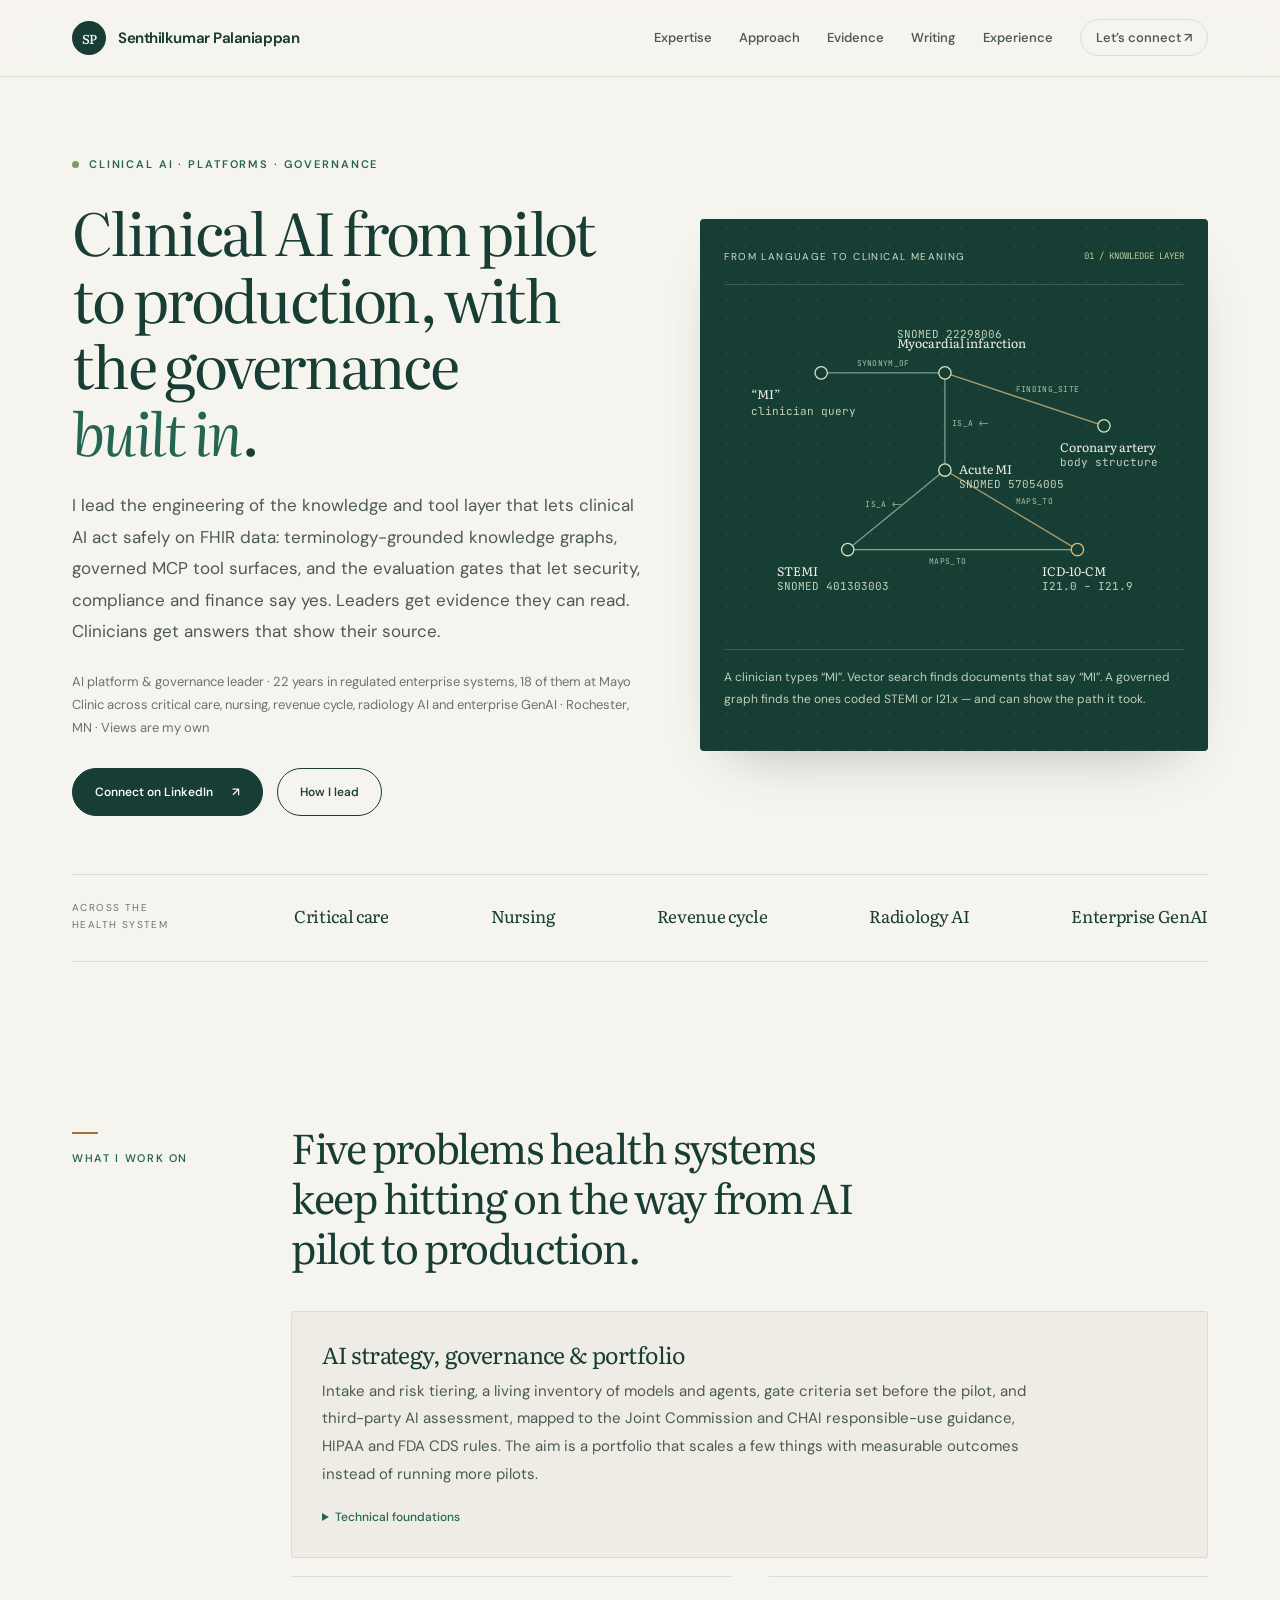
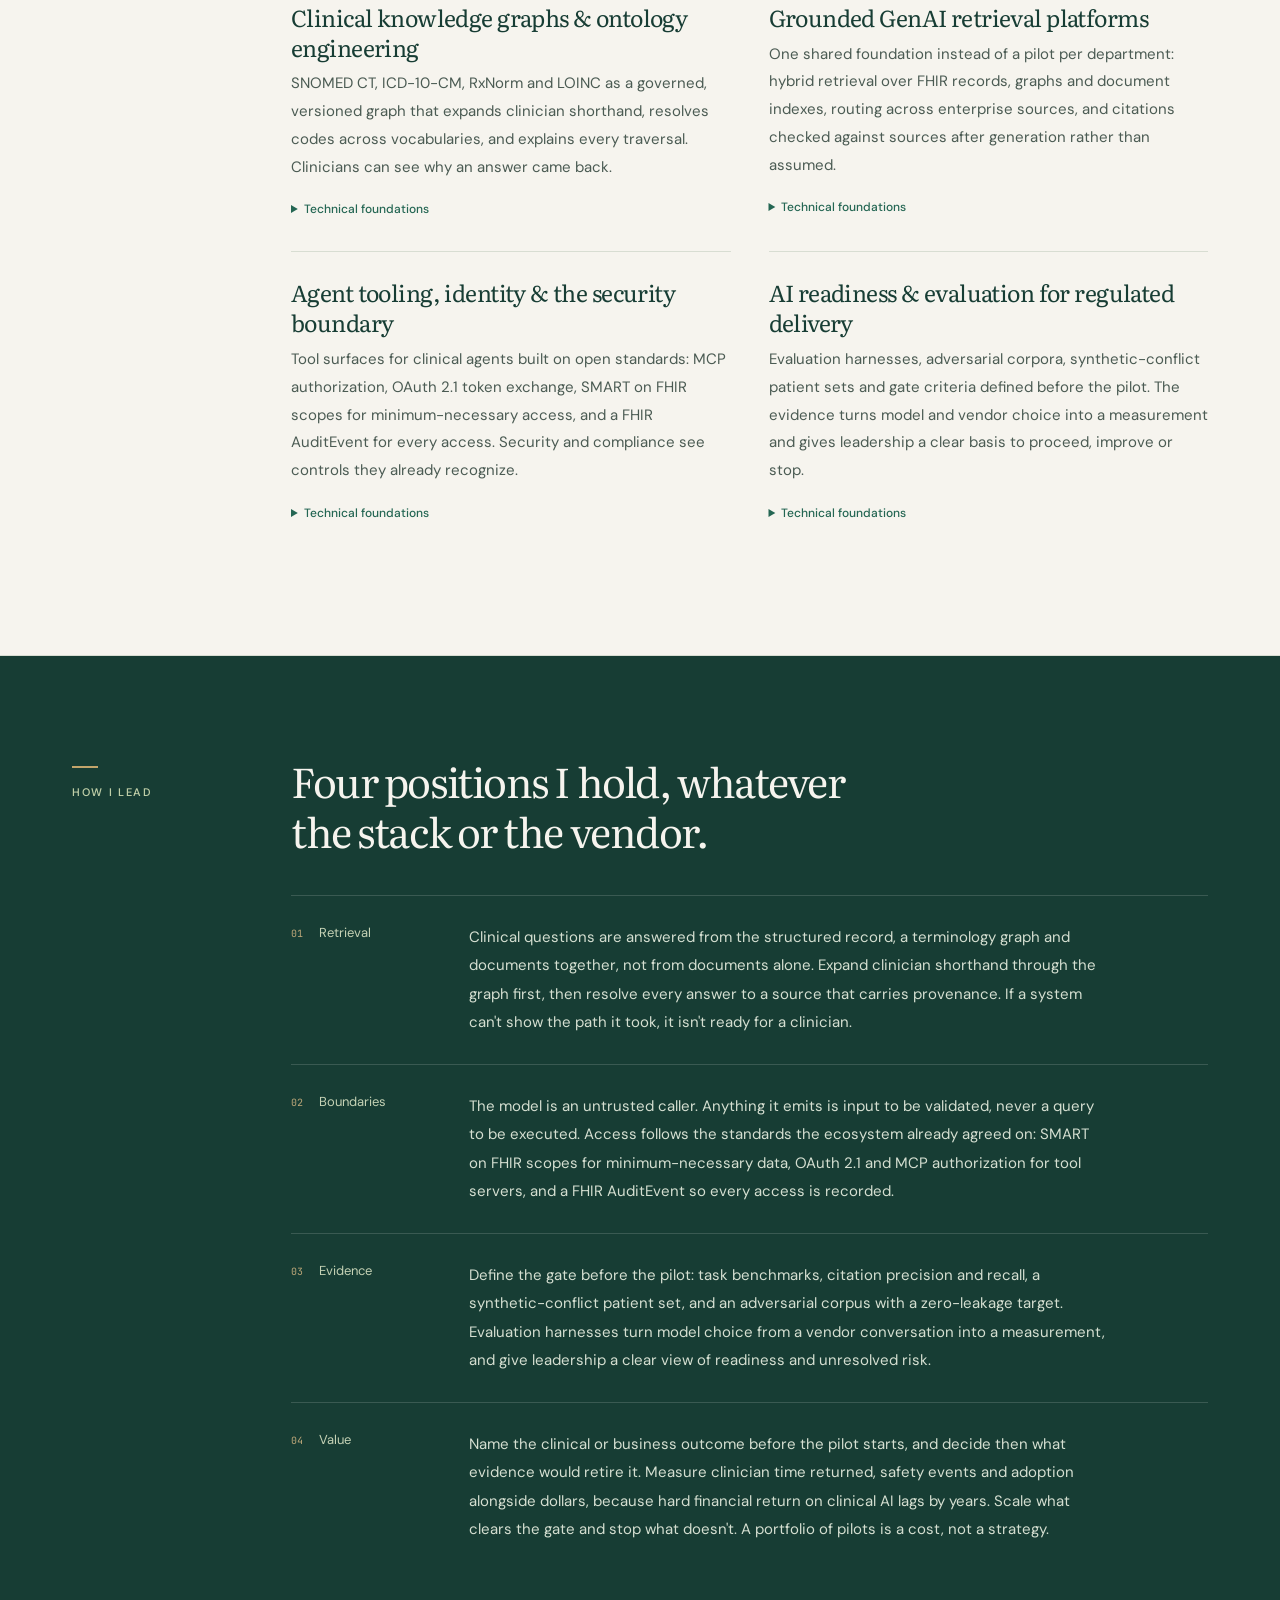
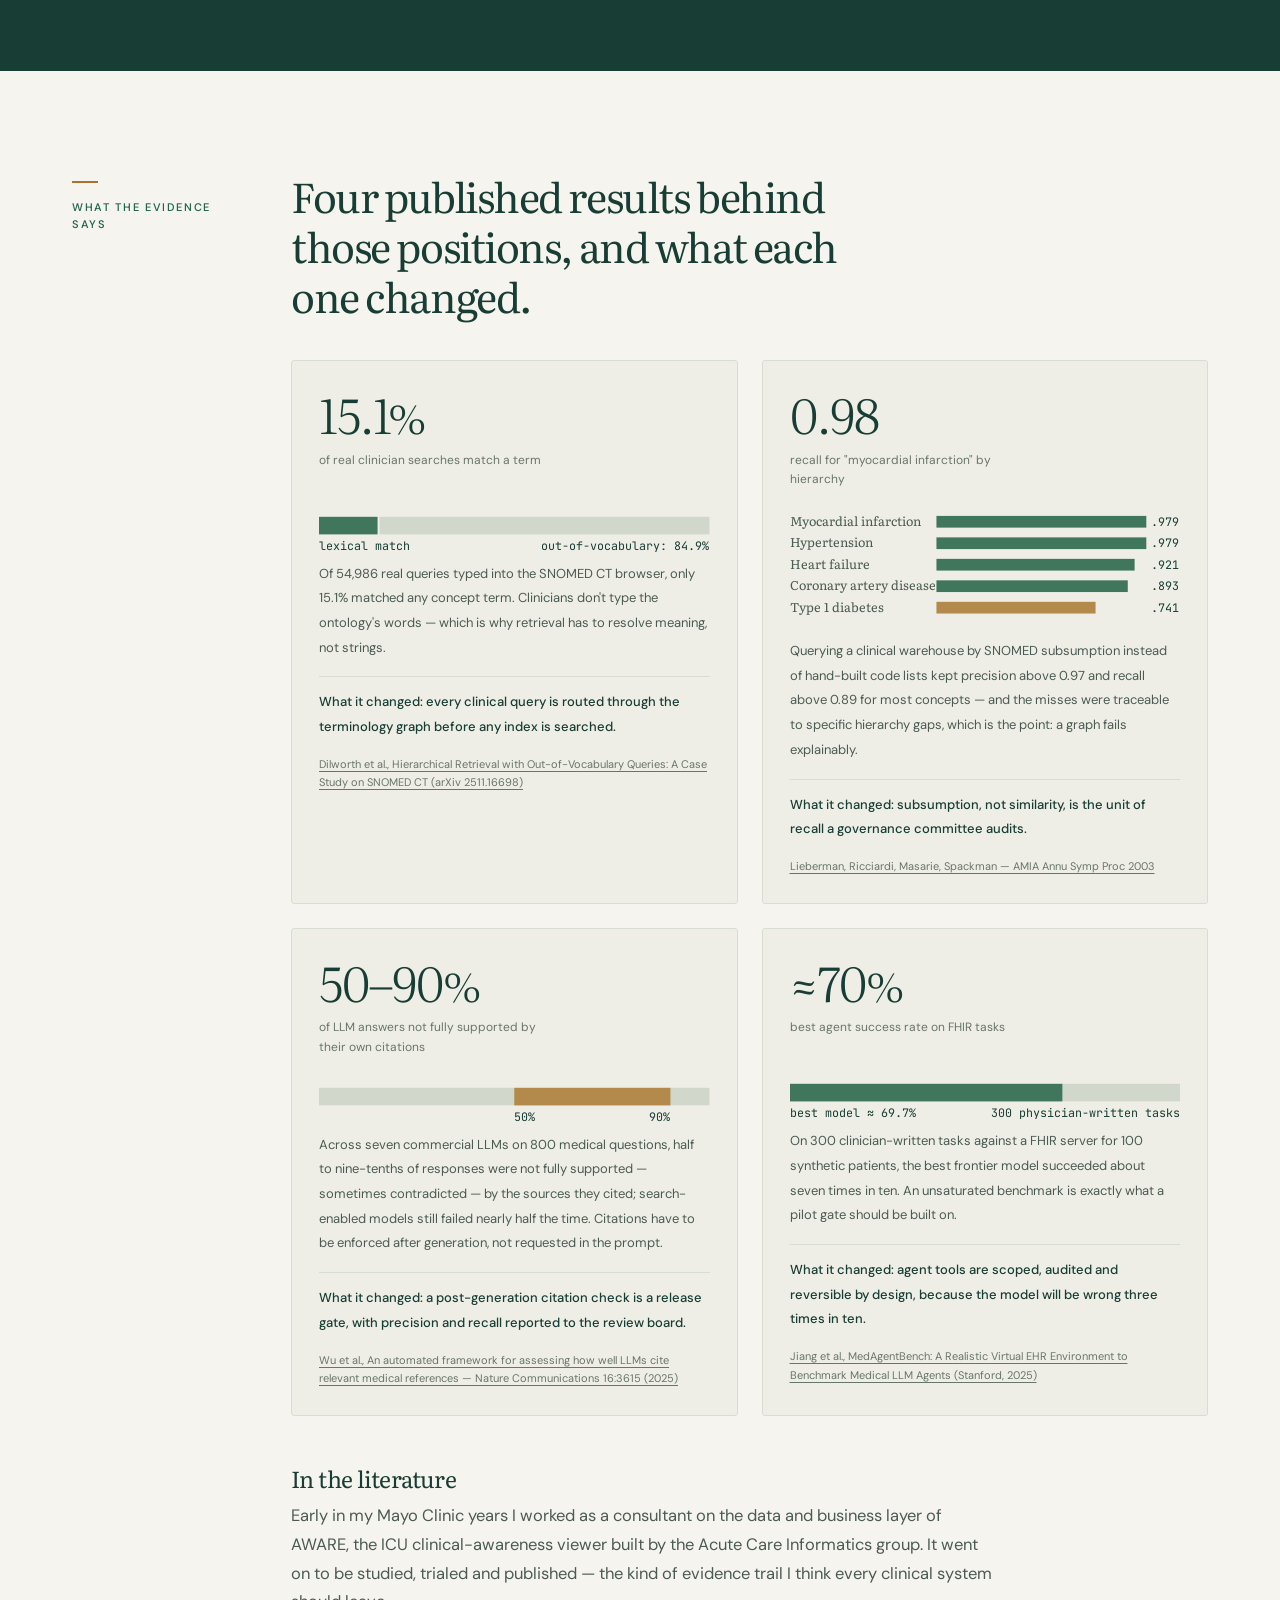
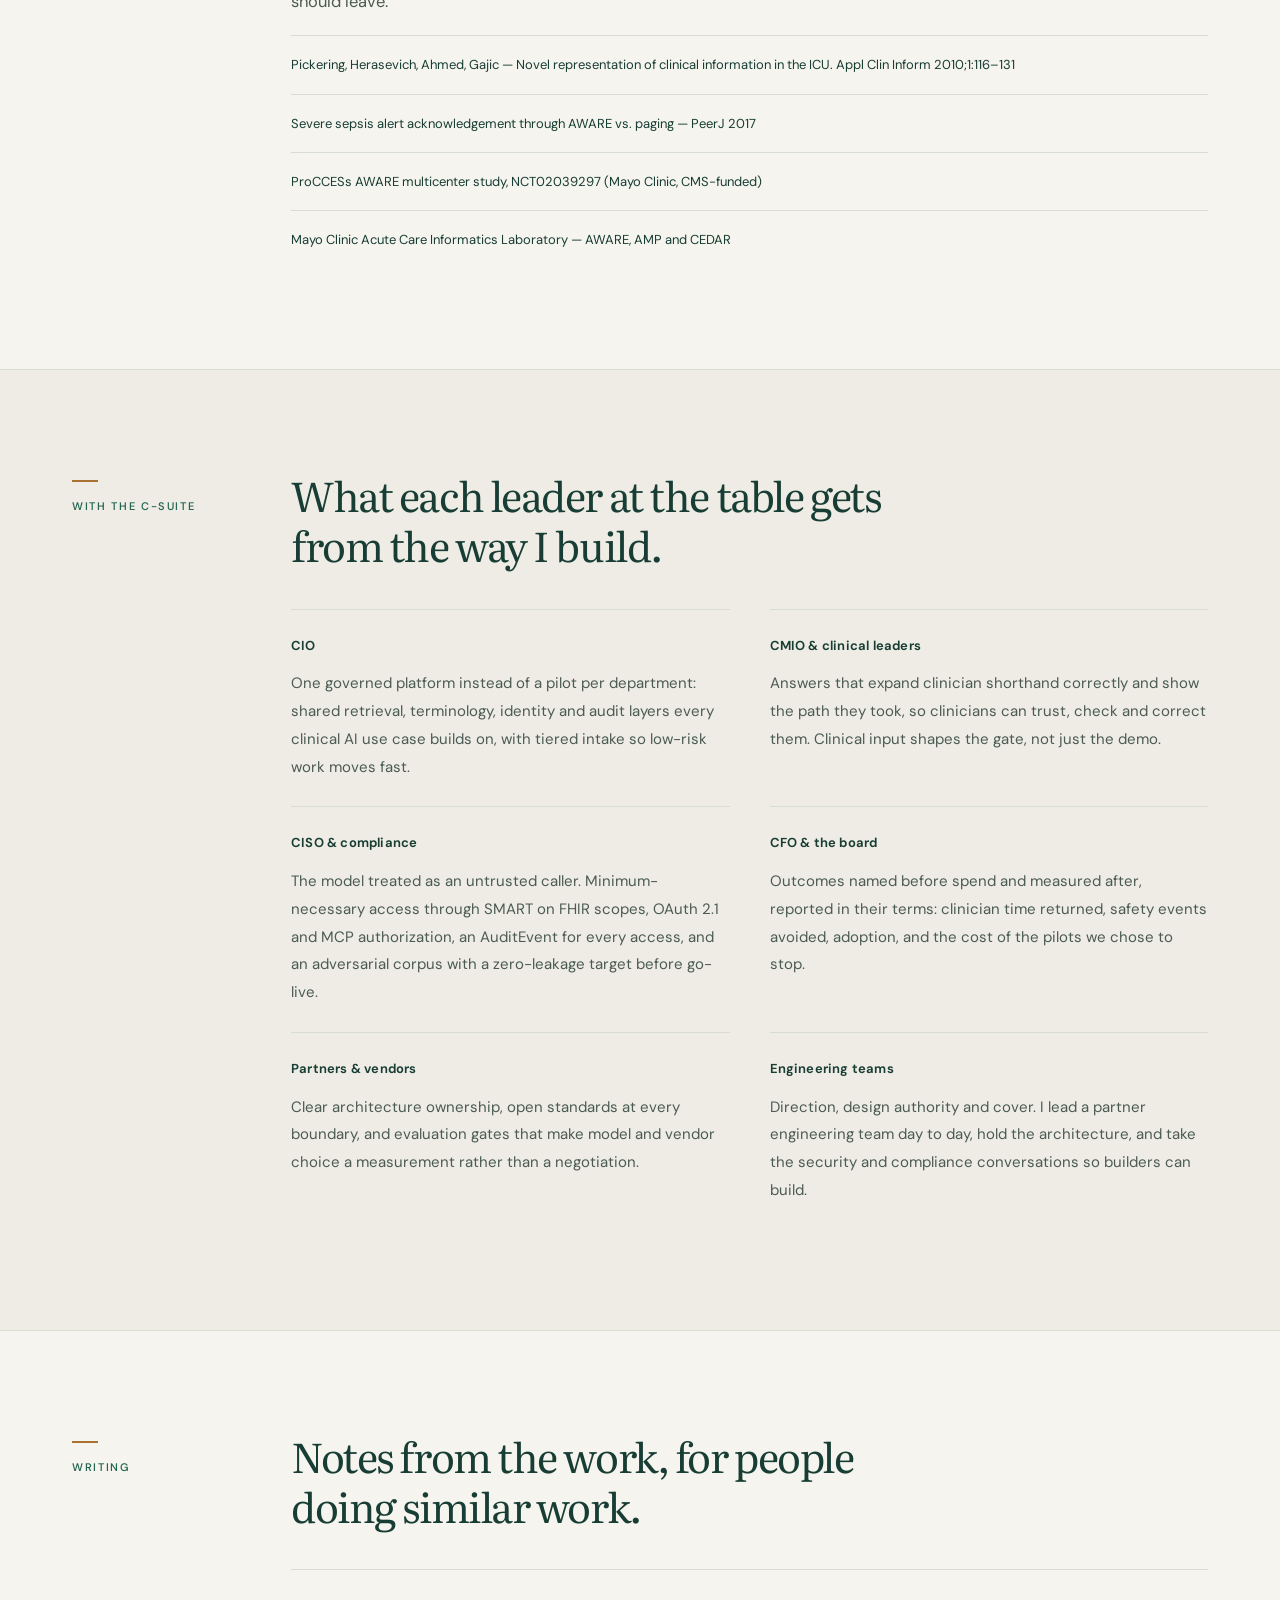
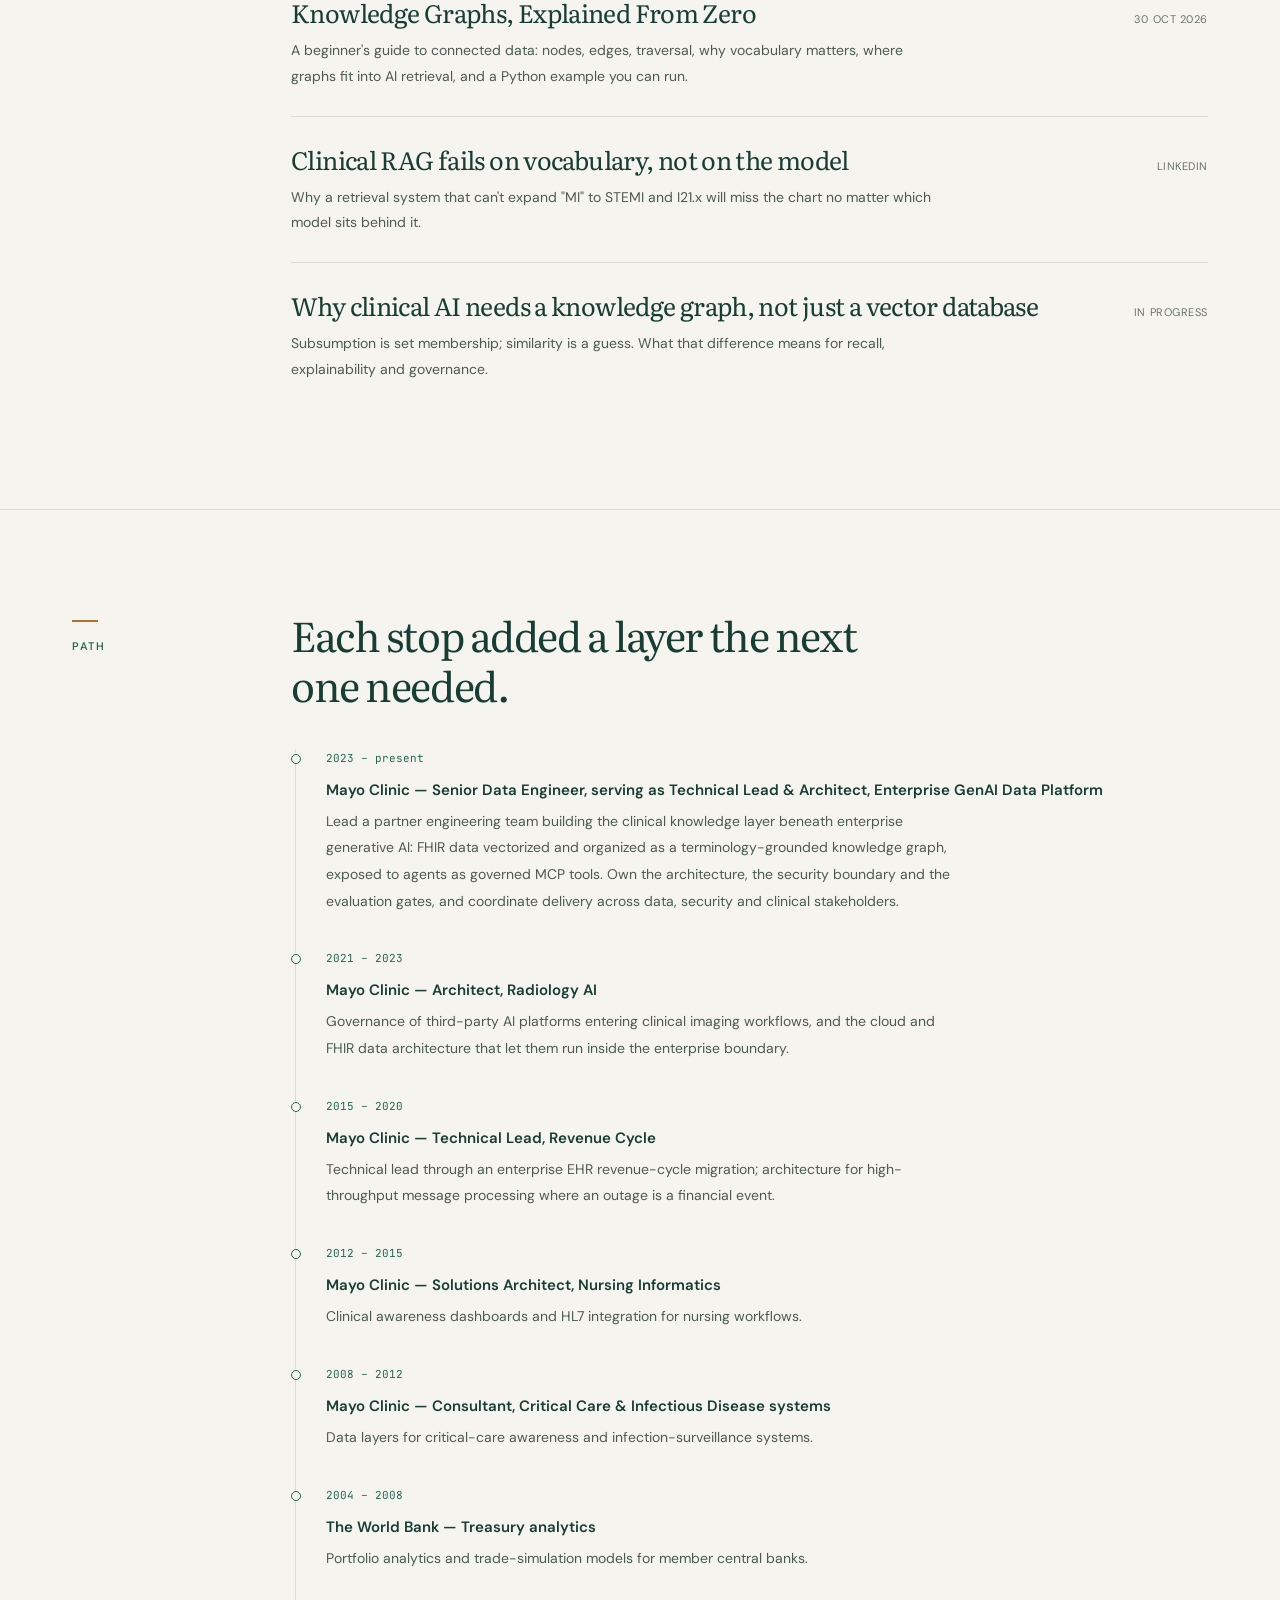
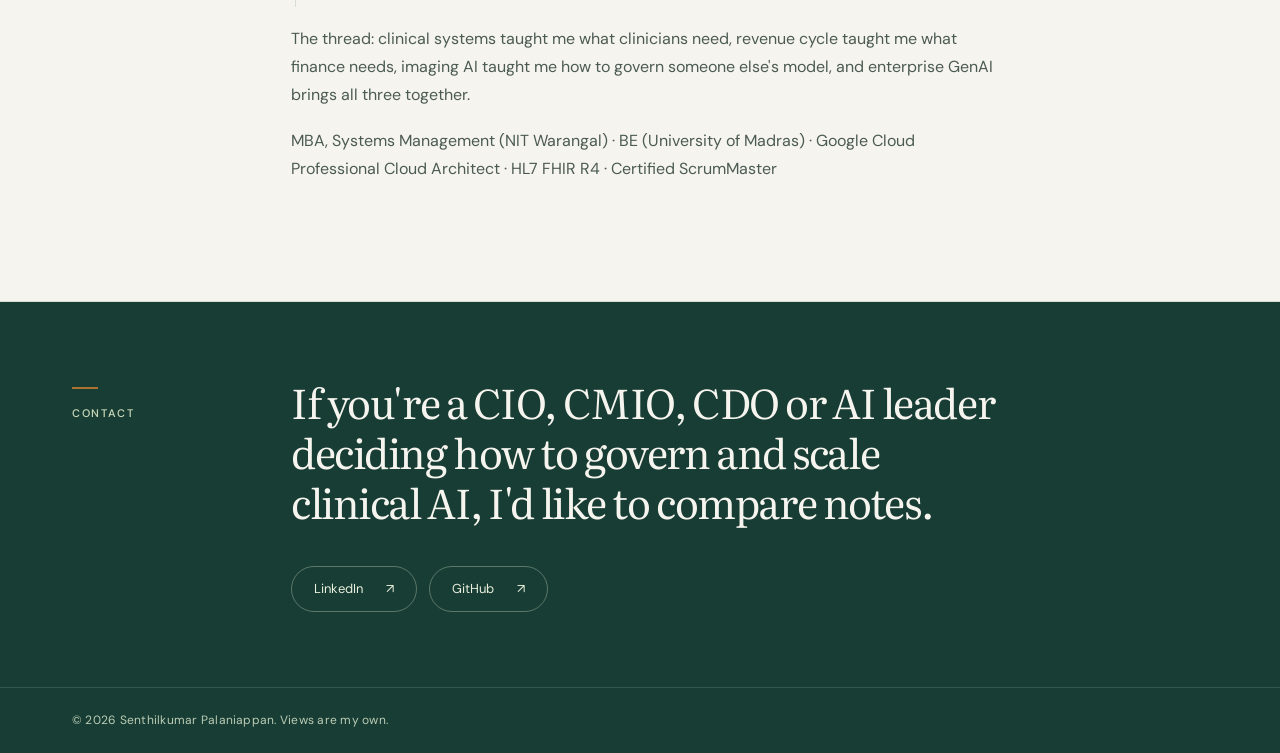
<file: versions/v4-hybrid.html>
<!DOCTYPE html>
<html lang="en">
<head>
<meta charset="utf-8">
<meta name="viewport" content="width=device-width, initial-scale=1">
<title>Senthilkumar Palaniappan — Clinical AI Strategy, Platforms &amp; Governance</title>
<meta name="description" content="Senthilkumar Palaniappan — AI platform and governance leader in academic medicine. Takes clinical AI from pilot to production: FHIR-grounded clinical knowledge graphs, governed agent tooling on MCP, evaluation gates, and the governance that lets security, compliance and finance say yes.">
<link rel="preconnect" href="https://fonts.googleapis.com">
<link rel="preconnect" href="https://fonts.gstatic.com" crossorigin>
<link href="https://fonts.googleapis.com/css2?family=DM+Sans:wght@400;450;500;550;600;650;700&family=Literata:ital,opsz,wght@0,7..72,300;0,7..72,400;0,7..72,500;0,7..72,600;1,7..72,400&family=JetBrains+Mono:wght@400;500&display=swap" rel="stylesheet">
<style>
:root{
  --paper:#EEF1F3; --paper-2:#E4E9ED; --ink:#152238; --ink-2:#3E4C5E; --mute:#6B7788;
  --teal:#1E6B68; --teal-2:#2A8C87; --ochre:#B8862B; --rule:#C9D1D8;
  --serif:"Literata",Georgia,serif; --mono:"JetBrains Mono",ui-monospace,monospace;
  --w:1080px;
}
*{box-sizing:border-box}
html{scroll-behavior:smooth}
@media (prefers-reduced-motion:reduce){html{scroll-behavior:auto}}
body{margin:0;background:var(--paper);color:var(--ink);font-family:var(--serif);font-size:18px;line-height:1.6;font-weight:400;-webkit-font-smoothing:antialiased}
a{color:var(--teal);text-decoration-thickness:1px;text-underline-offset:3px}
a:hover{color:var(--teal-2)}
:focus-visible{outline:2px solid var(--ochre);outline-offset:3px}
.skip{position:absolute;left:-999px;top:8px;background:var(--ink);color:#fff;padding:8px 12px}
.skip:focus{left:8px;z-index:10}

header{position:sticky;top:0;background:color-mix(in srgb,var(--paper) 88%,transparent);backdrop-filter:blur(8px);border-bottom:1px solid var(--rule);z-index:5}
.nav{max-width:var(--w);margin:0 auto;padding:14px 24px;display:flex;align-items:baseline;justify-content:space-between;gap:24px}
.brand{font-weight:600;font-size:17px;color:var(--ink);text-decoration:none;letter-spacing:.01em}
.nav ul{list-style:none;margin:0;padding:0;display:flex;gap:26px;font-size:16px}
.nav ul a{color:var(--ink-2);text-decoration:none}
.nav ul a:hover{color:var(--teal)}

.wrap{max-width:var(--w);margin:0 auto;padding:0 24px}
section{padding:72px 0;border-bottom:1px solid var(--rule)}
.grid{display:grid;grid-template-columns:200px 1fr;gap:40px}
.rail{font-size:15px;color:var(--mute);font-style:italic;padding-top:6px}
h1,h2,h3{font-weight:500;line-height:1.15;margin:0}
h2{font-size:34px;margin-bottom:28px;letter-spacing:-.01em}
h3{font-size:22px;margin-bottom:8px}
p{margin:0 0 18px;max-width:64ch}
.lede{font-size:21px;color:var(--ink-2);max-width:58ch}

/* hero */
.hero{padding:84px 0 64px}
.hero .grid{grid-template-columns:1.05fr 1fr;align-items:center;gap:56px}
.hero h1{font-size:50px;font-weight:300;letter-spacing:-.015em;margin-bottom:22px}
.hero h1 em{font-style:italic;font-weight:400}
.hero .who{font-size:17px;color:var(--mute);margin-bottom:34px}
.cta{display:inline-flex;gap:14px;flex-wrap:wrap}
.btn{display:inline-block;padding:12px 20px;border:1.5px solid var(--ink);color:var(--ink);text-decoration:none;font-size:16px;border-radius:2px}
.btn.primary{background:var(--ink);color:#fff}
.btn:hover{border-color:var(--teal);color:var(--teal)}
.btn.primary:hover{background:var(--teal);color:#fff}

.graph{width:100%;height:auto;display:block}
.graph .edge{stroke:var(--ochre);stroke-width:1.5;fill:none;stroke-dasharray:400;stroke-dashoffset:400;animation:draw 1.1s ease-out forwards}
.graph .edge.isa{stroke:var(--teal)}
.graph .node{fill:var(--paper);stroke:var(--ink);stroke-width:1.5;opacity:0;animation:pop .5s ease-out forwards}
.graph .node.code{stroke:var(--ochre)}
.graph .lbl{font-family:var(--serif);font-size:14px;fill:var(--ink);opacity:0;animation:pop .5s ease-out forwards}
.graph .code-lbl{font-family:var(--mono);font-size:12.5px;fill:var(--ink-2);opacity:0;animation:pop .5s ease-out forwards}
.graph .elbl{font-family:var(--mono);font-size:10.5px;fill:var(--mute);opacity:0;animation:pop .5s ease-out forwards;letter-spacing:.04em}
@keyframes draw{to{stroke-dashoffset:0}}
@keyframes pop{to{opacity:1}}
@media (prefers-reduced-motion:reduce){.graph .edge{stroke-dashoffset:0;animation:none}.graph .node,.graph .lbl,.graph .code-lbl,.graph .elbl{opacity:1;animation:none}}
.caption{font-size:14px;color:var(--mute);font-style:italic;margin-top:10px;max-width:none}

/* practice areas — ruled list */
.areas{display:grid;grid-template-columns:1fr 1fr;gap:0 48px}
.area{padding:22px 0;border-top:1px solid var(--rule)}
.area p{font-size:17px;color:var(--ink-2);margin:0}
.area .stack{font-family:var(--mono);font-size:12.5px;color:var(--mute);margin-top:10px;line-height:1.7}
.area.wide{grid-column:1/-1}
.area.wide p{max-width:72ch}

/* work */
.work{display:grid;gap:36px}
.case{display:grid;grid-template-columns:160px 1fr;gap:28px;padding-top:24px;border-top:1px solid var(--rule)}
.case .k{font-size:15px;color:var(--mute);line-height:1.5}
.case p{font-size:17px}
.case ul{margin:0;padding-left:18px;color:var(--ink-2);font-size:16.5px}
.case li{margin-bottom:6px}

/* evidence */
.ev{display:grid;grid-template-columns:1fr 1fr;gap:40px 48px}
.ev figure{margin:0;padding-top:20px;border-top:1px solid var(--rule)}
.ev svg{width:100%;height:auto;display:block}
.ev figcaption{font-size:15px;color:var(--ink-2);margin-top:10px;line-height:1.5}
.ev figcaption a{font-size:13.5px;color:var(--mute);display:block;margin-top:4px}
.ev .drove{display:block;margin-top:8px;color:var(--ink);font-style:italic}
.ev .big{font-size:40px;font-weight:300;letter-spacing:-.02em;line-height:1;margin:0 0 6px}
.ev .big small{font-size:16px;color:var(--mute);letter-spacing:0;margin-left:8px;font-weight:400}
.chart text{font-family:var(--serif);font-size:13px;fill:var(--ink-2)}
.chart .v{font-family:var(--mono);font-size:12px;fill:var(--ink)}
.chart .bar{fill:var(--teal)}
.chart .bar.dim{fill:var(--rule)}
.chart .bar.oc{fill:var(--ochre)}
.bd{width:100%;height:auto;display:block;margin:14px 0 4px}
.bd text{font-family:var(--serif);font-size:12.5px;fill:var(--ink)}
.bd .m{font-family:var(--mono);font-size:10.5px;fill:var(--mute)}
.bd .box{fill:var(--paper);stroke:var(--ink);stroke-width:1.2}
.bd .box.g{stroke:var(--teal)}
.bd .ln{stroke:var(--ink-2);stroke-width:1.2;fill:none}
.bd .ln.no{stroke:var(--ochre);stroke-dasharray:4 3}
.lit{list-style:none;margin:0;padding:0}
.lit li{padding:14px 0;border-top:1px solid var(--rule);font-size:16px;color:var(--ink-2)}
.lit a{color:var(--ink)}
@media (max-width:860px){.ev{grid-template-columns:1fr}}

/* leadership table */
.table{display:grid;grid-template-columns:1fr 1fr;gap:0 48px}
.table .row{padding:20px 0;border-top:1px solid var(--rule)}
.table .row b{display:block;font-weight:500;font-size:19px;margin-bottom:6px}
.table .row p{font-size:16.5px;color:var(--ink-2);margin:0}
@media (max-width:860px){.table{grid-template-columns:1fr}}

/* writing */
.posts{list-style:none;margin:0;padding:0}
.posts li{padding:18px 0;border-top:1px solid var(--rule);display:grid;grid-template-columns:1fr auto;gap:20px;align-items:baseline}
.posts a{text-decoration:none;color:var(--ink);font-size:20px}
.posts a:hover{color:var(--teal);text-decoration:underline}
.posts small{color:var(--mute);font-size:14px;white-space:nowrap}
.posts .sum{grid-column:1/-1;color:var(--ink-2);font-size:16px;margin:0}

/* timeline */
.tl{list-style:none;margin:0;padding:0;border-left:1.5px solid var(--rule);margin-left:4px}
.tl li{position:relative;padding:0 0 26px 28px}
.tl li::before{content:"";position:absolute;left:-6px;top:10px;width:10px;height:10px;border-radius:50%;background:var(--paper);border:1.5px solid var(--teal)}
.tl .yr{font-family:var(--mono);font-size:12.5px;color:var(--mute);display:block;margin-bottom:2px}
.tl b{font-weight:500}
.tl p{font-size:16px;color:var(--ink-2);margin:4px 0 0}

/* contact */
.contact{padding:72px 0 56px;border-bottom:none}
.contact .links{display:flex;gap:28px;flex-wrap:wrap;font-size:18px}
footer{font-size:14px;color:var(--mute);padding:16px 0 40px}

@media (max-width:860px){
  body{font-size:17px}
  .grid,.hero .grid{grid-template-columns:1fr;gap:16px}
  .rail{padding-top:0}
  .hero{padding:48px 0}
  .hero h1{font-size:36px}
  h2{font-size:28px}
  section{padding:52px 0}
  .areas{grid-template-columns:1fr}
  .case{grid-template-columns:1fr;gap:6px}
  .nav{flex-direction:column;gap:6px;align-items:flex-start;padding:12px 20px}
  .nav ul{gap:14px;font-size:14px;flex-wrap:wrap}
}

/* Editorial identity */
:root{--paper:#f6f4ee;--paper-2:#eeece4;--ink:#173d34;--ink-2:#4b5b53;--mute:#68756b;--teal:#246653;--teal-2:#347d65;--ochre:#aa7130;--rule:#d8ddd2;--sans:"DM Sans",Arial,sans-serif;--w:1200px}
body{font-family:var(--sans);font-size:17px;line-height:1.75}
::selection{background:#d1dfb6;color:#173d34}
header{background:#f6f4eef2;backdrop-filter:blur(16px)}
.nav{padding:21px 32px;align-items:center;gap:30px}
.brand{font-size:15px;font-weight:650;display:flex;align-items:center;gap:12px;white-space:nowrap;letter-spacing:-.03em}
.brand::before{content:"SP";font:500 13px var(--serif);letter-spacing:-.07em;background:var(--ink);color:var(--paper);width:34px;height:34px;border-radius:50%;display:grid;place-items:center}
.nav ul{gap:27px;font-size:12px;font-weight:550;align-items:center}
.nav ul li:last-child a{border:1px solid var(--rule);padding:9px 15px;border-radius:40px}
.wrap{padding:0 32px}
section{padding:100px 0;scroll-margin-top:95px}
.grid{grid-template-columns:165px minmax(0,1fr);gap:54px}
.rail{font:550 10px/1.6 var(--sans);letter-spacing:.15em;text-transform:uppercase;color:var(--teal);padding-top:10px}
.rail::before{content:"";display:block;width:26px;height:2px;background:var(--ochre);margin-bottom:16px}
h1,h2,h3{font-family:var(--serif)}
h2{font-weight:400;font-size:clamp(30px,3.2vw,43px);line-height:1.23;max-width:25ch;margin-bottom:38px;letter-spacing:-.035em}
h3{font-size:23px;font-weight:400;line-height:1.3;letter-spacing:-.025em}
.hero{padding:78px 0 60px;overflow:hidden;border-bottom:0}
.hero .grid{grid-template-columns:1.13fr 1fr;gap:55px;align-items:center}
.eyebrow{font-size:10px;font-weight:600;text-transform:uppercase;letter-spacing:.17em;color:var(--teal);display:flex;align-items:center;gap:10px;margin:0 0 24px}
.eyebrow::before{content:"";height:7px;width:7px;background:#7e9c63;border-radius:50%}
.hero h1{font-size:clamp(40px,4.6vw,62px);line-height:1.13;font-weight:400;letter-spacing:-.045em;margin-bottom:26px}
.hero h1 em{color:var(--teal);font-weight:400}
.lede{font-size:16px;line-height:1.85;max-width:53ch;color:var(--ink-2)}
.hero .who{font-size:11px;line-height:1.9;max-width:64ch;margin:22px 0 28px}
.btn{font:550 12px var(--sans);padding:15px 22px;border-radius:40px;border-width:1px;transition:background .2s,color .2s,transform .2s}
.btn:hover{transform:translateY(-2px)}
.btn.primary{background:var(--ink);border-color:var(--ink)}
.btn.primary::after{content:" ↗";margin-left:16px}
.graph-panel{background:#163e34;border-radius:4px;padding:29px 24px 23px;position:relative;background-image:radial-gradient(#bcd1b014 .8px,transparent .8px);background-size:18px 18px;box-shadow:0 25px 55px -32px #173d3466}
.panel-top{display:flex;justify-content:space-between;align-items:center;font-size:9px;letter-spacing:.14em;text-transform:uppercase;color:#d3ddc8;border-bottom:1px solid #ffffff24;padding-bottom:18px;margin-bottom:26px}
.panel-top span:last-child{color:#bdcc9a;font-family:var(--mono);font-size:9px;letter-spacing:0}
.graph .node{fill:#173e34;stroke:#d5e3bb;opacity:1;animation:none}
.graph .node.code{stroke:#d9b976}
.graph .lbl{fill:#f1f3e6;opacity:1;animation:none}
.graph .code-lbl{fill:#c2d0b7;opacity:1;animation:none}
.graph .elbl{fill:#adc2a5;opacity:1;animation:none;font-size:9px}
.graph .edge{stroke:#d5b477;stroke-dashoffset:0;animation:none;opacity:.8}
.graph .edge.isa{stroke:#91b99b}
.graph-panel .caption{color:#c0cfba;font-family:var(--sans);font-style:normal;font-size:11px;line-height:1.8;padding-top:17px;border-top:1px solid #ffffff24;margin-top:20px}
.career-strip{display:flex;justify-content:space-between;gap:24px;border-top:1px solid var(--rule);border-bottom:1px solid var(--rule);padding:24px 0 27px;margin-top:58px;align-items:center}
.career-strip .strip-label{font-size:9px;text-transform:uppercase;letter-spacing:.14em;color:var(--mute);max-width:120px}
.career-strip span:not(.strip-label){font-family:var(--serif);font-size:17px;letter-spacing:-.02em}
.areas{gap:0 38px}.area{padding:26px 0 30px}.area p{font-size:14px;line-height:1.85}.area .stack{font-size:10px;line-height:1.9;color:var(--teal);margin-top:17px}
.area.wide{background:var(--paper-2);padding:28px 30px;margin-bottom:18px;border:1px solid var(--rule);border-radius:3px}
#selected{background:var(--ink);color:var(--paper);border:0}
#selected .rail{color:#bfcea7}#selected .rail::before{background:#c2a56b}
#selected h2{max-width:24ch}
.work{gap:0;counter-reset:position}
.case{grid-template-columns:150px minmax(0,1fr);gap:28px;border-color:#ffffff26;padding:27px 0;counter-increment:position}
.case .k{color:#c5d2b5;font-size:12px;display:flex;gap:16px;align-items:baseline}
.case .k::before{content:"0" counter(position);font-family:var(--mono);font-size:10px;color:#bca779}
.case p{font-size:14px;line-height:1.9;color:#d5dfd1;margin:0}
.ev{gap:24px}.ev figure{background:#eeeee6;border:1px solid var(--rule);padding:27px;border-radius:3px;min-width:0}
.ev .big{font-family:var(--serif);font-size:48px;color:var(--ink);margin-bottom:23px;line-height:1.1}
.ev .big small{display:block;font-family:var(--sans);font-size:11px;line-height:1.6;margin:10px 0 0;letter-spacing:0;max-width:28ch;min-height:35px}
.ev figcaption{font-size:12px;line-height:1.9}.ev figcaption a{font-size:10px;line-height:1.7;margin-top:15px}.ev .drove{font-style:normal;border-top:1px solid var(--rule);padding-top:13px;margin-top:16px;font-weight:500}
.chart .bar.dim{fill:#d1d8cb}.chart .bar{fill:#40765b}.chart .bar.oc{fill:#b38a4c}
.lit li{font-size:12px;padding:17px 0;line-height:1.8}.lit a{text-decoration:none}.lit a:hover{text-decoration:underline}
#leadership{background:var(--paper-2)}
.table{gap:0 40px}.table .row{padding:25px 0}.table .row b{font-size:12px;font-family:var(--sans);font-weight:650;margin-bottom:13px;letter-spacing:.015em}.table .row p{font-size:14px;line-height:1.85}
.posts li{padding:26px 0;gap:8px 20px}.posts a,.posts .draft-title{font:400 25px/1.35 var(--serif);letter-spacing:-.025em}.posts small{font-size:10px;text-transform:uppercase;letter-spacing:.05em}.posts .sum{font-size:13px;max-width:65ch;line-height:1.85}
.tl{margin-top:10px}.tl li{padding:0 0 35px 30px}.tl .yr{font-size:10px;margin-bottom:9px;color:var(--teal)}.tl b{font-size:14px;font-weight:600;line-height:1.8;display:block}.tl p{font-size:13px;line-height:1.9}.tl li::before{background:var(--paper);top:5px;width:8px;height:8px;left:-5px}
.contact{background:var(--ink);color:var(--paper);padding:75px 0}.contact .rail{color:#c5d2b5}.contact h2{font-size:clamp(29px,3.2vw,43px);max-width:30ch}.contact .links{gap:12px}.contact .links a{font-size:12px;border:1px solid #d2dfc45c;padding:11px 22px;border-radius:30px;color:#e9efdd;text-decoration:none}.contact .links a::after{content:" ↗";margin-left:20px}.contact .links a:hover{background:#ffffff12}
footer{background:var(--ink);color:#bdcdb6;border-top:1px solid #ffffff20;font-size:10px;padding:22px 0;letter-spacing:.02em}
@media(min-width:861px) and (max-width:1100px){.nav ul{gap:16px}.hero .grid{gap:30px}.grid{gap:32px;grid-template-columns:135px minmax(0,1fr)}}
@media(max-width:860px){.nav{flex-direction:row;padding:15px 24px;gap:15px}.nav ul{font-size:11px;gap:16px}.nav ul li:nth-child(2),.nav ul li:nth-child(3){display:none}.nav ul li:last-child a{padding:7px 12px}.brand{font-size:12px;gap:8px}.brand::before{width:28px;height:28px;font-size:11px}.wrap{padding:0 24px}.hero{padding:44px 0 0}.hero .grid{grid-template-columns:minmax(0,1fr);gap:36px}.hero h1{max-width:17ch;font-size:clamp(40px,7vw,60px)}.lede{max-width:65ch}.hero .who{max-width:75ch}.graph-panel{max-width:620px;width:100%;margin:0 auto}.grid{grid-template-columns:minmax(0,1fr);gap:24px}.rail::before{display:inline-block;vertical-align:middle;margin:0 12px 3px 0;width:18px}.rail{padding:0}.career-strip{margin-top:40px;flex-wrap:wrap;justify-content:flex-start;gap:15px 25px}.career-strip .strip-label{width:100%;max-width:none}.career-strip span:not(.strip-label){font-size:15px}section{padding:60px 0}h2{max-width:28ch}.areas{grid-template-columns:1fr 1fr;gap:0 25px}.ev{grid-template-columns:1fr 1fr}.ev figure{padding:20px}.table{grid-template-columns:1fr 1fr}.case{grid-template-columns:110px minmax(0,1fr);gap:15px}}
@media(max-width:540px){.nav ul li:first-child{display:none}.nav{gap:8px}.brand{font-size:11px}.eyebrow{font-size:8px;letter-spacing:.12em}.hero h1{font-size:42px}.lede{font-size:15px}.hero .who{font-size:10px}.graph-panel{padding:22px 12px 16px}.panel-top{font-size:8px;margin:0 9px 20px}.panel-top span:last-child{font-size:8px}.graph-panel .caption{margin:15px 9px 0}.areas,.ev,.table{grid-template-columns:minmax(0,1fr)}.area.wide{padding:23px}.case{grid-template-columns:minmax(0,1fr);gap:12px}.case p{font-size:13px}.ev .big small{min-height:0}.posts li{grid-template-columns:1fr;gap:12px}.posts small{grid-row:1}.posts a,.posts .draft-title{font-size:23px}h2{font-size:31px}.contact{padding:55px 0}.career-strip{padding-bottom:26px}.career-strip span:not(.strip-label){font-size:14px}}

.technical-detail{margin-top:16px}.technical-detail summary{font:500 12px var(--sans);color:var(--teal);cursor:pointer;padding:4px 0}.technical-detail[open] summary{margin-bottom:8px}
/* v4: readable sizes for an executive audience */
.nav ul{font-size:13px}.eyebrow{font-size:11px}.lede{font-size:17px}.hero .who{font-size:13px;line-height:1.8}.rail{font-size:11px}
.area p{font-size:15px}.area .stack{font-size:11px}.case .k{font-size:13px}.case p{font-size:15px}
.ev figcaption{font-size:13px}.ev figcaption a{font-size:11px}.ev .big small{font-size:12px}.lit li{font-size:13px}
.table .row b{font-size:13px}.table .row p{font-size:15px}.posts small{font-size:11px}.posts .sum{font-size:14px}
.tl .yr{font-size:11px}.tl b{font-size:15px}.tl p{font-size:14px}.graph-panel .caption{font-size:12px}.panel-top{font-size:10px}
.career-strip .strip-label{font-size:10px}.contact .links a{font-size:13px}footer{font-size:12px}
</style>
</head>
<body>
<a class="skip" href="#main">Skip to content</a>
<header>
  <nav class="nav" aria-label="Primary">
    <a class="brand" href="#">Senthilkumar Palaniappan</a>
    <ul>
      <li><a href="#work">Expertise</a></li>
      <li><a href="#selected">Approach</a></li>
      <li><a href="#evidence">Evidence</a></li>
      <li><a href="#writing">Writing</a></li>
      <li><a href="#path">Experience</a></li>
      <li><a href="#contact">Let’s connect ↗</a></li>
    </ul>
  </nav>
</header>

<main id="main">
<section class="hero">
  <div class="wrap grid">
    <div>
      <p class="eyebrow">Clinical AI · Platforms · Governance</p>
      <h1>Clinical AI from pilot to production, with the governance <em>built&nbsp;in</em>.</h1>
      <p class="lede">I lead the engineering of the knowledge and tool layer that lets clinical AI act safely on FHIR data: terminology-grounded knowledge graphs, governed MCP tool surfaces, and the evaluation gates that let security, compliance and finance say yes. Leaders get evidence they can read. Clinicians get answers that show their source.</p>
      <p class="who">AI platform &amp; governance leader · 22 years in regulated enterprise systems, 18 of them at Mayo Clinic across critical care, nursing, revenue cycle, radiology AI and enterprise GenAI · Rochester, MN · Views are my own</p>
      <div class="cta">
        <a class="btn primary" href="https://www.linkedin.com/in/senthilkumar-palaniappan" rel="me">Connect on LinkedIn</a>
        <a class="btn" href="#selected">How I lead</a>
      </div>
    </div>
    <div class="graph-panel">
      <div class="panel-top"><span>From language to clinical meaning</span><span>01 / Knowledge layer</span></div>
      <svg class="graph" viewBox="0 0 520 360" role="img" aria-labelledby="gt gd">
        <title id="gt">A clinical knowledge graph</title>
        <desc id="gd">A clinician's shorthand "MI" expands through IS_A edges to myocardial infarction and STEMI, maps to ICD-10 codes I21.0–I21.9, and connects by FINDING_SITE to the coronary artery.</desc>
        <!-- edges -->
        <path class="edge isa" d="M110 70 L250 70" style="animation-delay:.2s"/>
        <path class="edge isa" d="M250 70 L250 180" style="animation-delay:.7s"/>
        <path class="edge isa" d="M250 180 L140 270" style="animation-delay:1.2s"/>
        <path class="edge" d="M250 180 L400 270" style="animation-delay:1.2s"/>
        <path class="edge" d="M250 70 L430 130" style="animation-delay:1.6s"/>
        <path class="edge" d="M140 270 L400 270" style="animation-delay:1.8s"/>
        <!-- edge labels -->
        <text class="elbl" x="150" y="62" style="animation-delay:.6s">SYNONYM_OF</text>
        <text class="elbl" x="258" y="130" style="animation-delay:1.1s">IS_A ⟵</text>
        <text class="elbl" x="160" y="222" style="animation-delay:1.6s">IS_A ⟵</text>
        <text class="elbl" x="330" y="218" style="animation-delay:1.6s">MAPS_TO</text>
        <text class="elbl" x="330" y="92" style="animation-delay:2s">FINDING_SITE</text>
        <text class="elbl" x="232" y="286" style="animation-delay:2.2s">MAPS_TO</text>
        <!-- nodes -->
        <circle class="node" cx="110" cy="70" r="7" style="animation-delay:0s"/>
        <text class="lbl" x="30" y="100" style="animation-delay:.1s">“MI”</text>
        <text class="code-lbl" x="30" y="118" style="animation-delay:.1s">clinician query</text>

        <circle class="node" cx="250" cy="70" r="7" style="animation-delay:.9s"/>
        <text class="lbl" x="196" y="42" style="animation-delay:1s">Myocardial infarction</text>
        <text class="code-lbl" x="196" y="30" style="animation-delay:1s">SNOMED 22298006</text>

        <circle class="node" cx="250" cy="180" r="7" style="animation-delay:1.4s"/>
        <text class="lbl" x="266" y="185" style="animation-delay:1.5s">Acute MI</text>
        <text class="code-lbl" x="266" y="200" style="animation-delay:1.5s">SNOMED 57054005</text>

        <circle class="node" cx="140" cy="270" r="7" style="animation-delay:1.9s"/>
        <text class="lbl" x="60" y="300" style="animation-delay:2s">STEMI</text>
        <text class="code-lbl" x="60" y="316" style="animation-delay:2s">SNOMED 401303003</text>

        <circle class="node code" cx="400" cy="270" r="7" style="animation-delay:2.1s"/>
        <text class="lbl" x="360" y="300" style="animation-delay:2.2s">ICD-10-CM</text>
        <text class="code-lbl" x="360" y="316" style="animation-delay:2.2s">I21.0 – I21.9</text>

        <circle class="node" cx="430" cy="130" r="7" style="animation-delay:2.3s"/>
        <text class="lbl" x="380" y="160" style="animation-delay:2.4s">Coronary artery</text>
        <text class="code-lbl" x="380" y="175" style="animation-delay:2.4s">body structure</text>
      </svg>
      <p class="caption">A clinician types “MI”. Vector search finds documents that say “MI”. A governed graph finds the ones coded STEMI or I21.x — and can show the path it took.</p>
    </div>
  </div>
  <div class="wrap"><div class="career-strip" aria-label="Experience across health systems">
    <span class="strip-label">Across the health system</span><span>Critical care</span><span>Nursing</span><span>Revenue cycle</span><span>Radiology AI</span><span>Enterprise GenAI</span>
  </div></div>
</section>

<section id="work">
  <div class="wrap grid">
    <div class="rail">What I work on</div>
    <div>
      <h2>Five problems health systems keep hitting on the way from AI pilot to production.</h2>
      <div class="areas">
        <div class="area wide">
          <h3>AI strategy, governance &amp; portfolio</h3>
          <p>Intake and risk tiering, a living inventory of models and agents, gate criteria set before the pilot, and third-party AI assessment, mapped to the Joint Commission and CHAI responsible-use guidance, HIPAA and FDA CDS rules. The aim is a portfolio that scales a few things with measurable outcomes instead of running more pilots.</p>
          <details class="technical-detail"><summary>Technical foundations</summary><div class="stack">TJC / CHAI Responsible Use of AI · CHAI assurance guide · NIST AI RMF · FDA CDS guidance · HIPAA 164.312 · ONC HTI-1</div></details>
        </div>
        <div class="area">
          <h3>Clinical knowledge graphs &amp; ontology engineering</h3>
          <p>SNOMED CT, ICD-10-CM, RxNorm and LOINC as a governed, versioned graph that expands clinician shorthand, resolves codes across vocabularies, and explains every traversal. Clinicians can see why an answer came back.</p>
          <details class="technical-detail"><summary>Technical foundations</summary><div class="stack">Property graphs · Cypher · UMLS · FHIR ConceptMap · versioned crosswalks</div></details>
        </div>
        <div class="area">
          <h3>Grounded GenAI retrieval platforms</h3>
          <p>One shared foundation instead of a pilot per department: hybrid retrieval over FHIR records, graphs and document indexes, routing across enterprise sources, and citations checked against sources after generation rather than assumed.</p>
          <details class="technical-detail"><summary>Technical foundations</summary><div class="stack">GraphRAG · hybrid dense + sparse retrieval · reranking · multi-agent frameworks · provider-agnostic LLM layer</div></details>
        </div>
        <div class="area">
          <h3>Agent tooling, identity &amp; the security boundary</h3>
          <p>Tool surfaces for clinical agents built on open standards: MCP authorization, OAuth 2.1 token exchange, SMART on FHIR scopes for minimum-necessary access, and a FHIR AuditEvent for every access. Security and compliance see controls they already recognize.</p>
          <details class="technical-detail"><summary>Technical foundations</summary><div class="stack">MCP · OAuth 2.1 · SMART on FHIR v2 · RFC 8693 / 8707 / 9728 · FHIR AuditEvent / IHE BALP</div></details>
        </div>
        <div class="area">
          <h3>AI readiness &amp; evaluation for regulated delivery</h3>
          <p>Evaluation harnesses, adversarial corpora, synthetic-conflict patient sets and gate criteria defined before the pilot. The evidence turns model and vendor choice into a measurement and gives leadership a clear basis to proceed, improve or stop.</p>
          <details class="technical-detail"><summary>Technical foundations</summary><div class="stack">MedAgentBench · τ-bench pass^k · ALCE · CDS Hooks · CPG-on-FHIR / CQL · HIPAA 164.312 · FDA CDS guidance</div></details>
        </div>
      </div>
    </div>
  </div>
</section>

<section id="selected">
  <div class="wrap grid">
    <div class="rail">How I lead</div>
    <div>
      <h2>Four positions I hold, whatever the stack or the vendor.</h2>
      <div class="work">
        <article class="case">
          <div class="k">Retrieval</div>
          <div>
            <p>Clinical questions are answered from the structured record, a terminology graph and documents together, not from documents alone. Expand clinician shorthand through the graph first, then resolve every answer to a source that carries provenance. If a system can't show the path it took, it isn't ready for a clinician.</p>
          </div>
        </article>
        <article class="case">
          <div class="k">Boundaries</div>
          <div>
            <p>The model is an untrusted caller. Anything it emits is input to be validated, never a query to be executed. Access follows the standards the ecosystem already agreed on: SMART on FHIR scopes for minimum-necessary data, OAuth 2.1 and MCP authorization for tool servers, and a FHIR AuditEvent so every access is recorded.</p>
          </div>
        </article>
        <article class="case">
          <div class="k">Evidence</div>
          <div>
            <p>Define the gate before the pilot: task benchmarks, citation precision and recall, a synthetic-conflict patient set, and an adversarial corpus with a zero-leakage target. Evaluation harnesses turn model choice from a vendor conversation into a measurement, and give leadership a clear view of readiness and unresolved risk.</p>
          </div>
        </article>
        <article class="case">
          <div class="k">Value</div>
          <div>
            <p>Name the clinical or business outcome before the pilot starts, and decide then what evidence would retire it. Measure clinician time returned, safety events and adoption alongside dollars, because hard financial return on clinical AI lags by years. Scale what clears the gate and stop what doesn't. A portfolio of pilots is a cost, not a strategy.</p>
          </div>
        </article>
      </div>
    </div>
  </div>
</section>

<section id="evidence">
  <div class="wrap grid">
    <div class="rail">What the evidence says</div>
    <div>
      <h2>Four published results behind those positions, and what each one changed.</h2>
      <div class="ev">
        <figure>
          <p class="big">15.1%<small>of real clinician searches match a term</small></p>
          <svg class="chart" viewBox="0 0 400 44" role="img" aria-label="Of 54,986 SNOMED CT browser queries, 15.1 percent matched a concept term lexically; 84.9 percent did not.">
            <rect class="bar" x="0" y="8" width="60" height="18"/>
            <rect class="bar dim" x="62" y="8" width="338" height="18"/>
            <text class="v" x="0" y="42">lexical match</text>
            <text class="v" x="400" y="42" text-anchor="end">out-of-vocabulary: 84.9%</text>
          </svg>
          <figcaption>Of 54,986 real queries typed into the SNOMED CT browser, only 15.1% matched any concept term. Clinicians don't type the ontology's words — which is why retrieval has to resolve meaning, not strings.
            <span class="drove">What it changed: every clinical query is routed through the terminology graph before any index is searched.</span>
            <a href="https://arxiv.org/abs/2511.16698">Dilworth et al., Hierarchical Retrieval with Out-of-Vocabulary Queries: A Case Study on SNOMED CT (arXiv 2511.16698)</a></figcaption>
        </figure>
        <figure>
          <p class="big">0.98<small>recall for "myocardial infarction" by hierarchy</small></p>
          <svg class="chart" viewBox="0 0 400 120" role="img" aria-label="Recall of SNOMED hierarchy-based queries: myocardial infarction 0.979, hypertension 0.979, heart failure 0.921, coronary artery disease 0.893, type 1 diabetes 0.741.">
            <text x="0" y="14">Myocardial infarction</text><rect class="bar" x="150" y="4" width="215" height="12"/><text class="v" x="370" y="14">.979</text>
            <text x="0" y="36">Hypertension</text><rect class="bar" x="150" y="26" width="215" height="12"/><text class="v" x="370" y="36">.979</text>
            <text x="0" y="58">Heart failure</text><rect class="bar" x="150" y="48" width="203" height="12"/><text class="v" x="370" y="58">.921</text>
            <text x="0" y="80">Coronary artery disease</text><rect class="bar" x="150" y="70" width="196" height="12"/><text class="v" x="370" y="80">.893</text>
            <text x="0" y="102">Type 1 diabetes</text><rect class="bar oc" x="150" y="92" width="163" height="12"/><text class="v" x="370" y="102">.741</text>
          </svg>
          <figcaption>Querying a clinical warehouse by SNOMED subsumption instead of hand-built code lists kept precision above 0.97 and recall above 0.89 for most concepts — and the misses were traceable to specific hierarchy gaps, which is the point: a graph fails explainably.
            <span class="drove">What it changed: subsumption, not similarity, is the unit of recall a governance committee audits.</span>
            <a href="https://pmc.ncbi.nlm.nih.gov/articles/PMC1480260">Lieberman, Ricciardi, Masarie, Spackman — AMIA Annu Symp Proc 2003</a></figcaption>
        </figure>
        <figure>
          <p class="big">50–90%<small>of LLM answers not fully supported by their own citations</small></p>
          <svg class="chart" viewBox="0 0 400 44" role="img" aria-label="Between 50 and 90 percent of LLM medical responses were not fully supported by the sources they cited.">
            <rect class="bar dim" x="0" y="8" width="400" height="18"/>
            <rect class="bar oc" x="200" y="8" width="160" height="18"/>
            <text class="v" x="200" y="42">50%</text><text class="v" x="360" y="42" text-anchor="end">90%</text>
          </svg>
          <figcaption>Across seven commercial LLMs on 800 medical questions, half to nine-tenths of responses were not fully supported — sometimes contradicted — by the sources they cited; search-enabled models still failed nearly half the time. Citations have to be enforced after generation, not requested in the prompt.
            <span class="drove">What it changed: a post-generation citation check is a release gate, with precision and recall reported to the review board.</span>
            <a href="https://pmc.ncbi.nlm.nih.gov/articles/PMC12003634/">Wu et al., An automated framework for assessing how well LLMs cite relevant medical references — Nature Communications 16:3615 (2025)</a></figcaption>
        </figure>
        <figure>
          <p class="big">≈70%<small>best agent success rate on FHIR tasks</small></p>
          <svg class="chart" viewBox="0 0 400 44" role="img" aria-label="Best large language model agent achieved roughly 70 percent success on MedAgentBench FHIR tasks.">
            <rect class="bar dim" x="0" y="8" width="400" height="18"/>
            <rect class="bar" x="0" y="8" width="279" height="18"/>
            <text class="v" x="0" y="42">best model ≈ 69.7%</text><text class="v" x="400" y="42" text-anchor="end">300 physician-written tasks</text>
          </svg>
          <figcaption>On 300 clinician-written tasks against a FHIR server for 100 synthetic patients, the best frontier model succeeded about seven times in ten. An unsaturated benchmark is exactly what a pilot gate should be built on.
            <span class="drove">What it changed: agent tools are scoped, audited and reversible by design, because the model will be wrong three times in ten.</span>
            <a href="https://arxiv.org/abs/2501.14654">Jiang et al., MedAgentBench: A Realistic Virtual EHR Environment to Benchmark Medical LLM Agents (Stanford, 2025)</a></figcaption>
        </figure>
      </div>

      <h3 style="margin-top:48px">In the literature</h3>
      <p style="font-size:16.5px;color:var(--ink-2)">Early in my Mayo Clinic years I worked as a consultant on the data and business layer of AWARE, the ICU clinical-awareness viewer built by the Acute Care Informatics group. It went on to be studied, trialed and published — the kind of evidence trail I think every clinical system should leave.</p>
      <ul class="lit">
        <li><a href="https://pmc.ncbi.nlm.nih.gov/articles/PMC3632280">Pickering, Herasevich, Ahmed, Gajic — Novel representation of clinical information in the ICU. Appl Clin Inform 2010;1:116–131</a></li>
        <li><a href="https://pmc.ncbi.nlm.nih.gov/articles/PMC5354075">Severe sepsis alert acknowledgement through AWARE vs. paging — PeerJ 2017</a></li>
        <li><a href="https://clinicaltrials.gov/study/NCT02039297">ProCCESs AWARE multicenter study, NCT02039297 (Mayo Clinic, CMS-funded)</a></li>
        <li><a href="https://www.mayo.edu/research/labs/acute-care-informatics">Mayo Clinic Acute Care Informatics Laboratory — AWARE, AMP and CEDAR</a></li>
      </ul>
    </div>
  </div>
</section>

<section id="leadership">
  <div class="wrap grid">
    <div class="rail">With the C-suite</div>
    <div>
      <h2>What each leader at the table gets from the way I build.</h2>
      <div class="table">
        <div class="row"><b>CIO</b><p>One governed platform instead of a pilot per department: shared retrieval, terminology, identity and audit layers every clinical AI use case builds on, with tiered intake so low-risk work moves fast.</p></div>
        <div class="row"><b>CMIO &amp; clinical leaders</b><p>Answers that expand clinician shorthand correctly and show the path they took, so clinicians can trust, check and correct them. Clinical input shapes the gate, not just the demo.</p></div>
        <div class="row"><b>CISO &amp; compliance</b><p>The model treated as an untrusted caller. Minimum-necessary access through SMART on FHIR scopes, OAuth 2.1 and MCP authorization, an AuditEvent for every access, and an adversarial corpus with a zero-leakage target before go-live.</p></div>
        <div class="row"><b>CFO &amp; the board</b><p>Outcomes named before spend and measured after, reported in their terms: clinician time returned, safety events avoided, adoption, and the cost of the pilots we chose to stop.</p></div>
        <div class="row"><b>Partners &amp; vendors</b><p>Clear architecture ownership, open standards at every boundary, and evaluation gates that make model and vendor choice a measurement rather than a negotiation.</p></div>
        <div class="row"><b>Engineering teams</b><p>Direction, design authority and cover. I lead a partner engineering team day to day, hold the architecture, and take the security and compliance conversations so builders can build.</p></div>
      </div>
    </div>
  </div>
</section>

<section id="writing">
  <div class="wrap grid">
    <div class="rail">Writing</div>
    <div>
      <h2>Notes from the work, for people doing similar work.</h2>
      <ul class="posts">
        <li>
          <a href="writing/knowledge-graphs-explained.html">Knowledge Graphs, Explained From Zero</a><small>30 Oct 2026</small>
          <p class="sum">A beginner's guide to connected data: nodes, edges, traversal, why vocabulary matters, where graphs fit into AI retrieval, and a Python example you can run.</p>
        </li>
        <li>
          <a href="https://www.linkedin.com/in/senthilkumar-palaniappan">Clinical RAG fails on vocabulary, not on the model</a><small>LinkedIn</small>
          <p class="sum">Why a retrieval system that can't expand "MI" to STEMI and I21.x will miss the chart no matter which model sits behind it.</p>
        </li>
        <li>
          <a href="https://www.linkedin.com/in/senthilkumar-palaniappan">Why clinical AI needs a knowledge graph, not just a vector database</a><small>In progress</small>
          <p class="sum">Subsumption is set membership; similarity is a guess. What that difference means for recall, explainability and governance.</p>
        </li>
      </ul>
    </div>
  </div>
</section>

<section id="path">
  <div class="wrap grid">
    <div class="rail">Path</div>
    <div>
      <h2>Each stop added a layer the next one needed.</h2>
      <ul class="tl">
        <li><span class="yr">2023 – present</span><b>Mayo Clinic — Senior Data Engineer, serving as Technical Lead &amp; Architect, Enterprise GenAI Data Platform</b><p>Lead a partner engineering team building the clinical knowledge layer beneath enterprise generative AI: FHIR data vectorized and organized as a terminology-grounded knowledge graph, exposed to agents as governed MCP tools. Own the architecture, the security boundary and the evaluation gates, and coordinate delivery across data, security and clinical stakeholders.</p></li>
        <li><span class="yr">2021 – 2023</span><b>Mayo Clinic — Architect, Radiology AI</b><p>Governance of third-party AI platforms entering clinical imaging workflows, and the cloud and FHIR data architecture that let them run inside the enterprise boundary.</p></li>
        <li><span class="yr">2015 – 2020</span><b>Mayo Clinic — Technical Lead, Revenue Cycle</b><p>Technical lead through an enterprise EHR revenue-cycle migration; architecture for high-throughput message processing where an outage is a financial event.</p></li>
        <li><span class="yr">2012 – 2015</span><b>Mayo Clinic — Solutions Architect, Nursing Informatics</b><p>Clinical awareness dashboards and HL7 integration for nursing workflows.</p></li>
        <li><span class="yr">2008 – 2012</span><b>Mayo Clinic — Consultant, Critical Care &amp; Infectious Disease systems</b><p>Data layers for critical-care awareness and infection-surveillance systems.</p></li>
        <li><span class="yr">2004 – 2008</span><b>The World Bank — Treasury analytics</b><p>Portfolio analytics and trade-simulation models for member central banks.</p></li>
      </ul>
      <p style="margin-top:18px;font-size:16px;color:var(--ink-2)">The thread: clinical systems taught me what clinicians need, revenue cycle taught me what finance needs, imaging AI taught me how to govern someone else's model, and enterprise GenAI brings all three together.</p>
      <p style="font-size:16px;color:var(--ink-2)">MBA, Systems Management (NIT Warangal) · BE (University of Madras) · Google Cloud Professional Cloud Architect · HL7 FHIR R4 · Certified ScrumMaster</p>
    </div>
  </div>
</section>

<section id="contact" class="contact">
  <div class="wrap grid">
    <div class="rail">Contact</div>
    <div>
      <h2>If you're a CIO, CMIO, CDO or AI leader deciding how to govern and scale clinical AI, I'd like to compare notes.</h2>
      <div class="links">
        <a href="https://www.linkedin.com/in/senthilkumar-palaniappan" rel="me">LinkedIn</a>
        <a href="https://github.com/sengoms">GitHub</a>
      </div>
    </div>
  </div>
</section>
</main>
<footer><div class="wrap">© 2026 Senthilkumar Palaniappan. Views are my own.</div></footer>
</body>
</html>
</file>
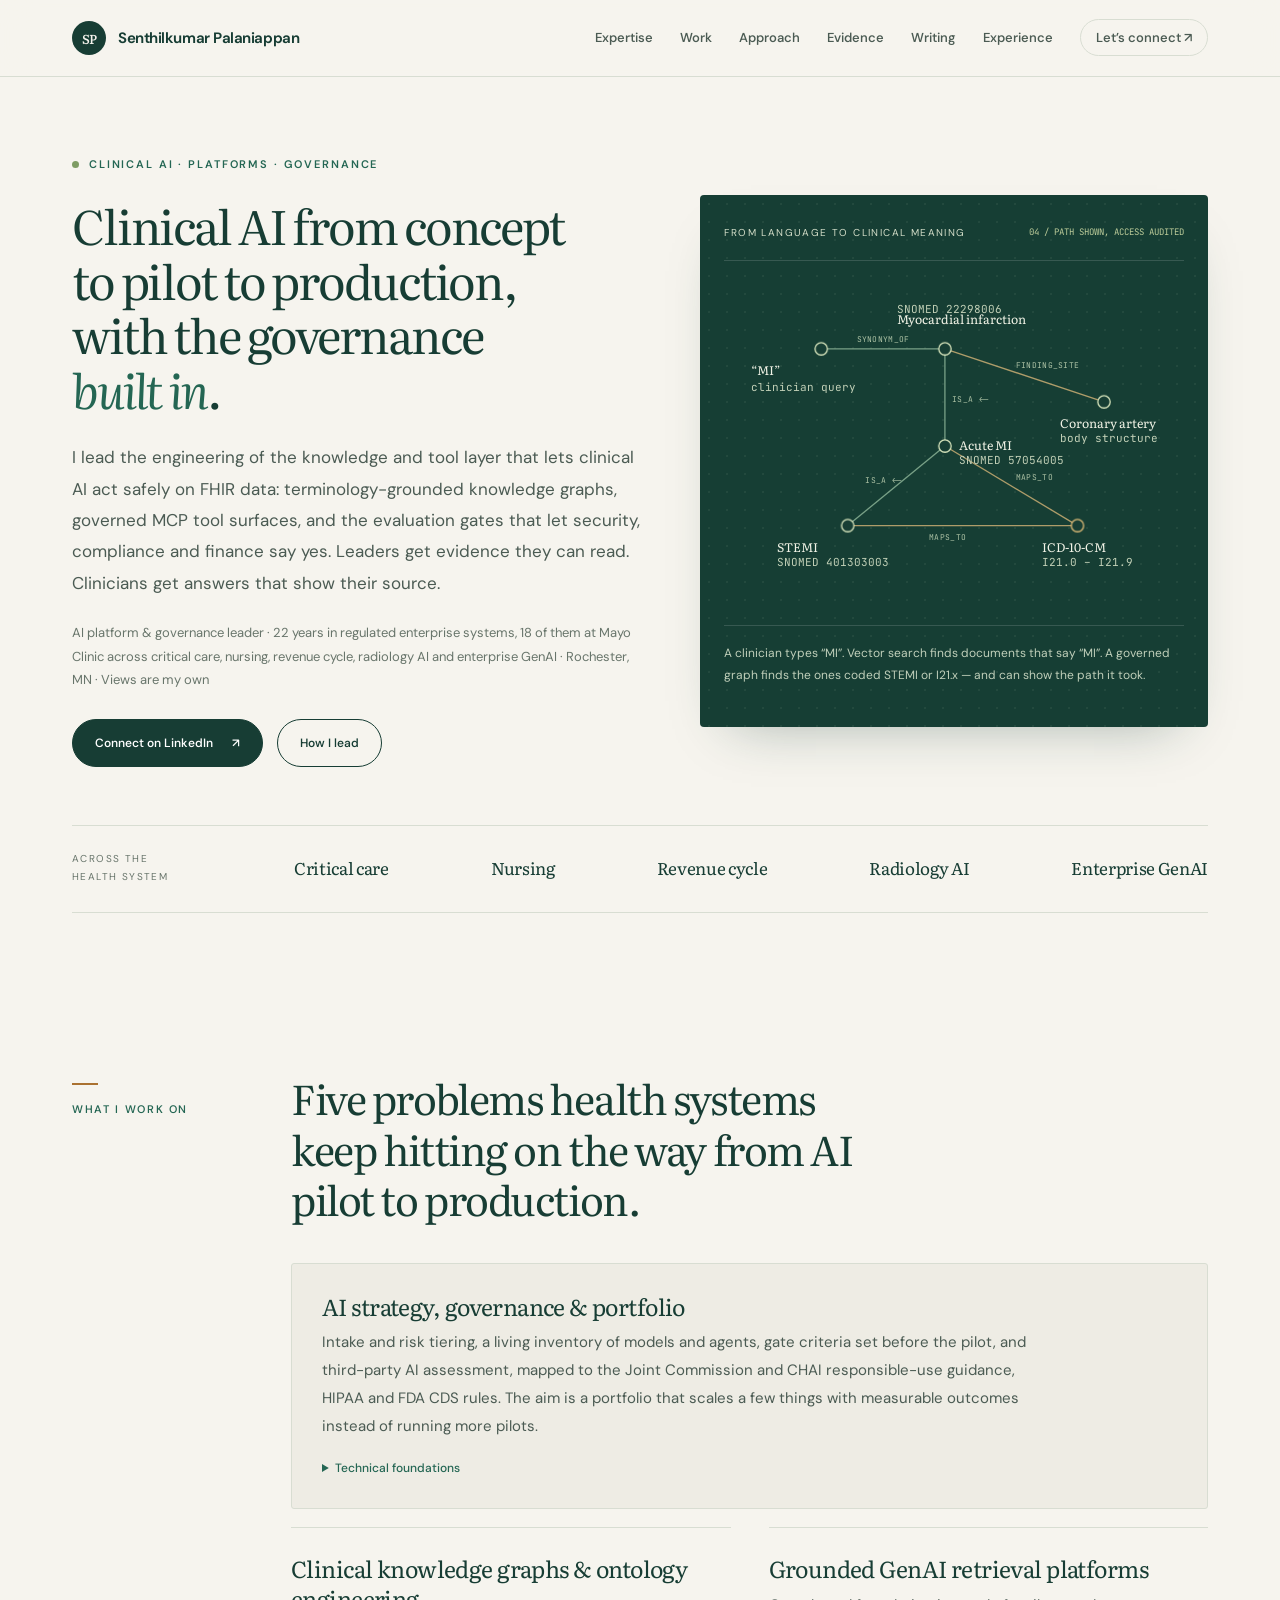
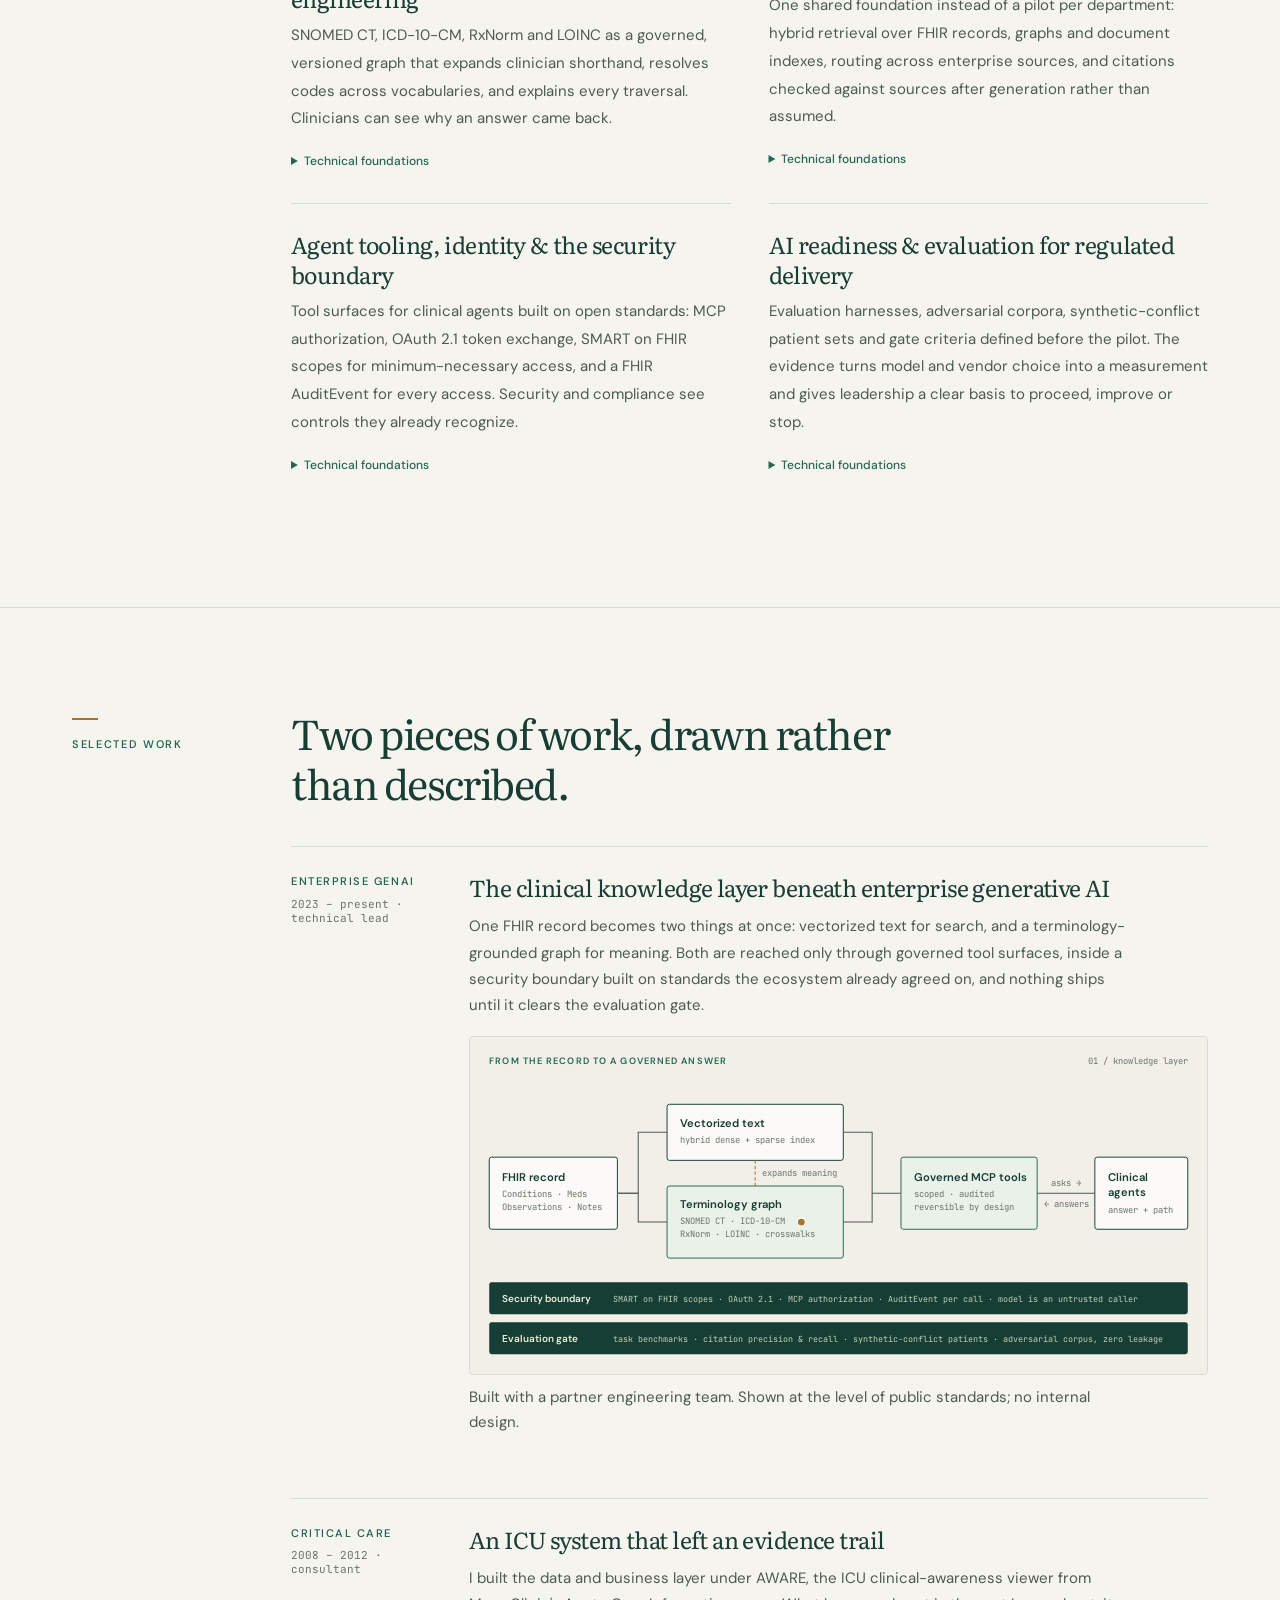
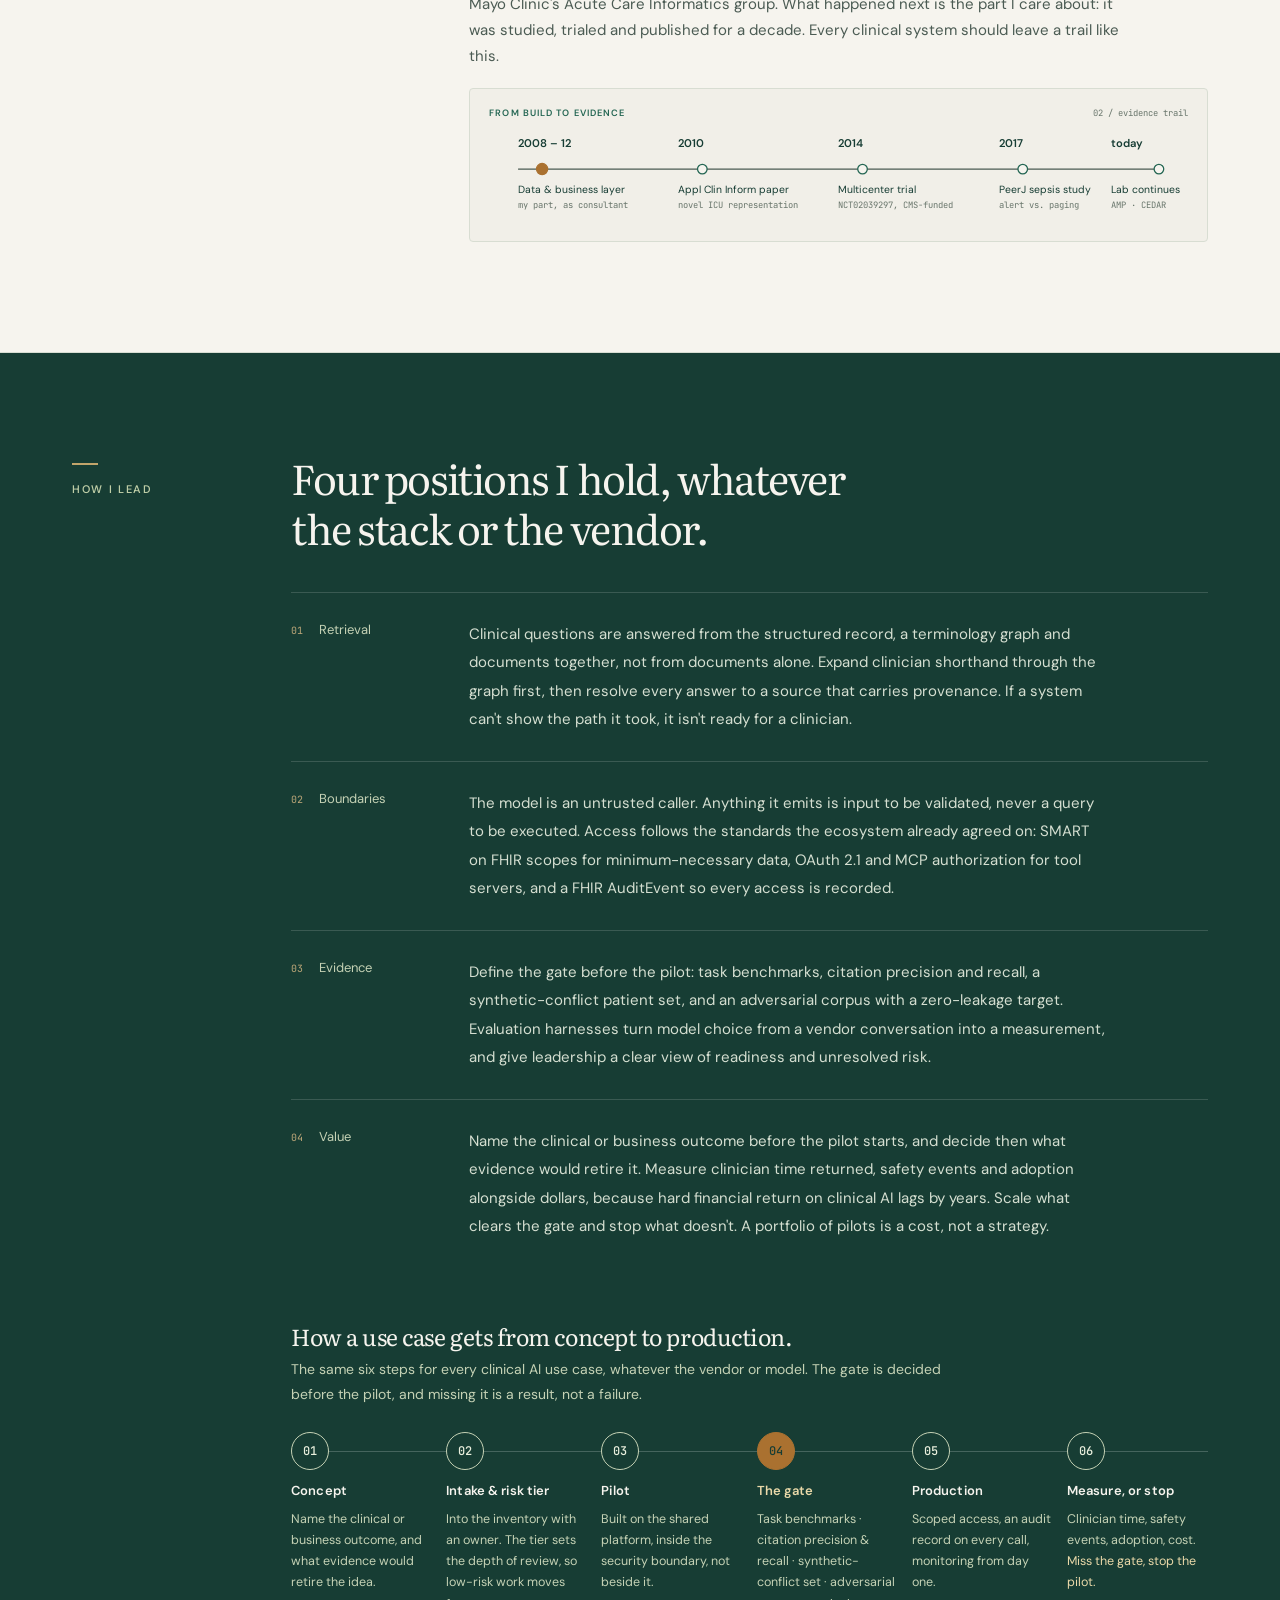
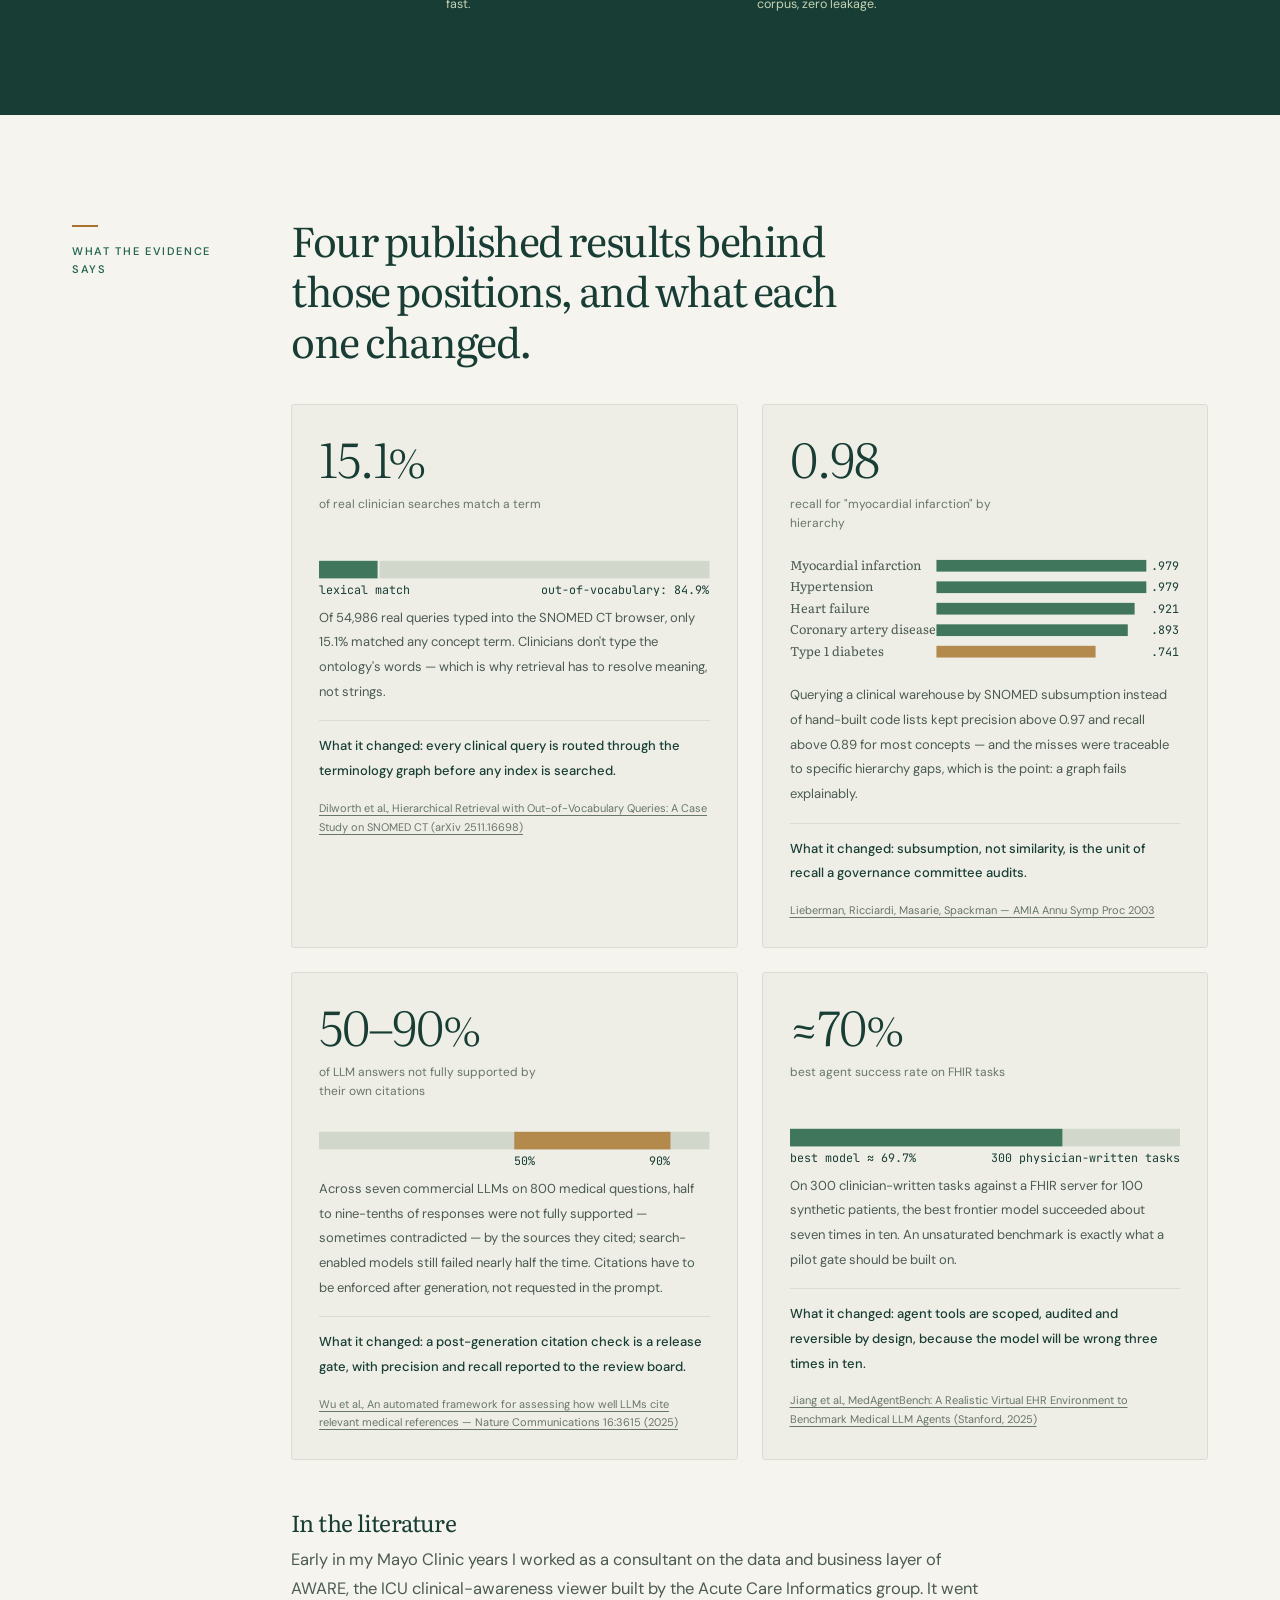
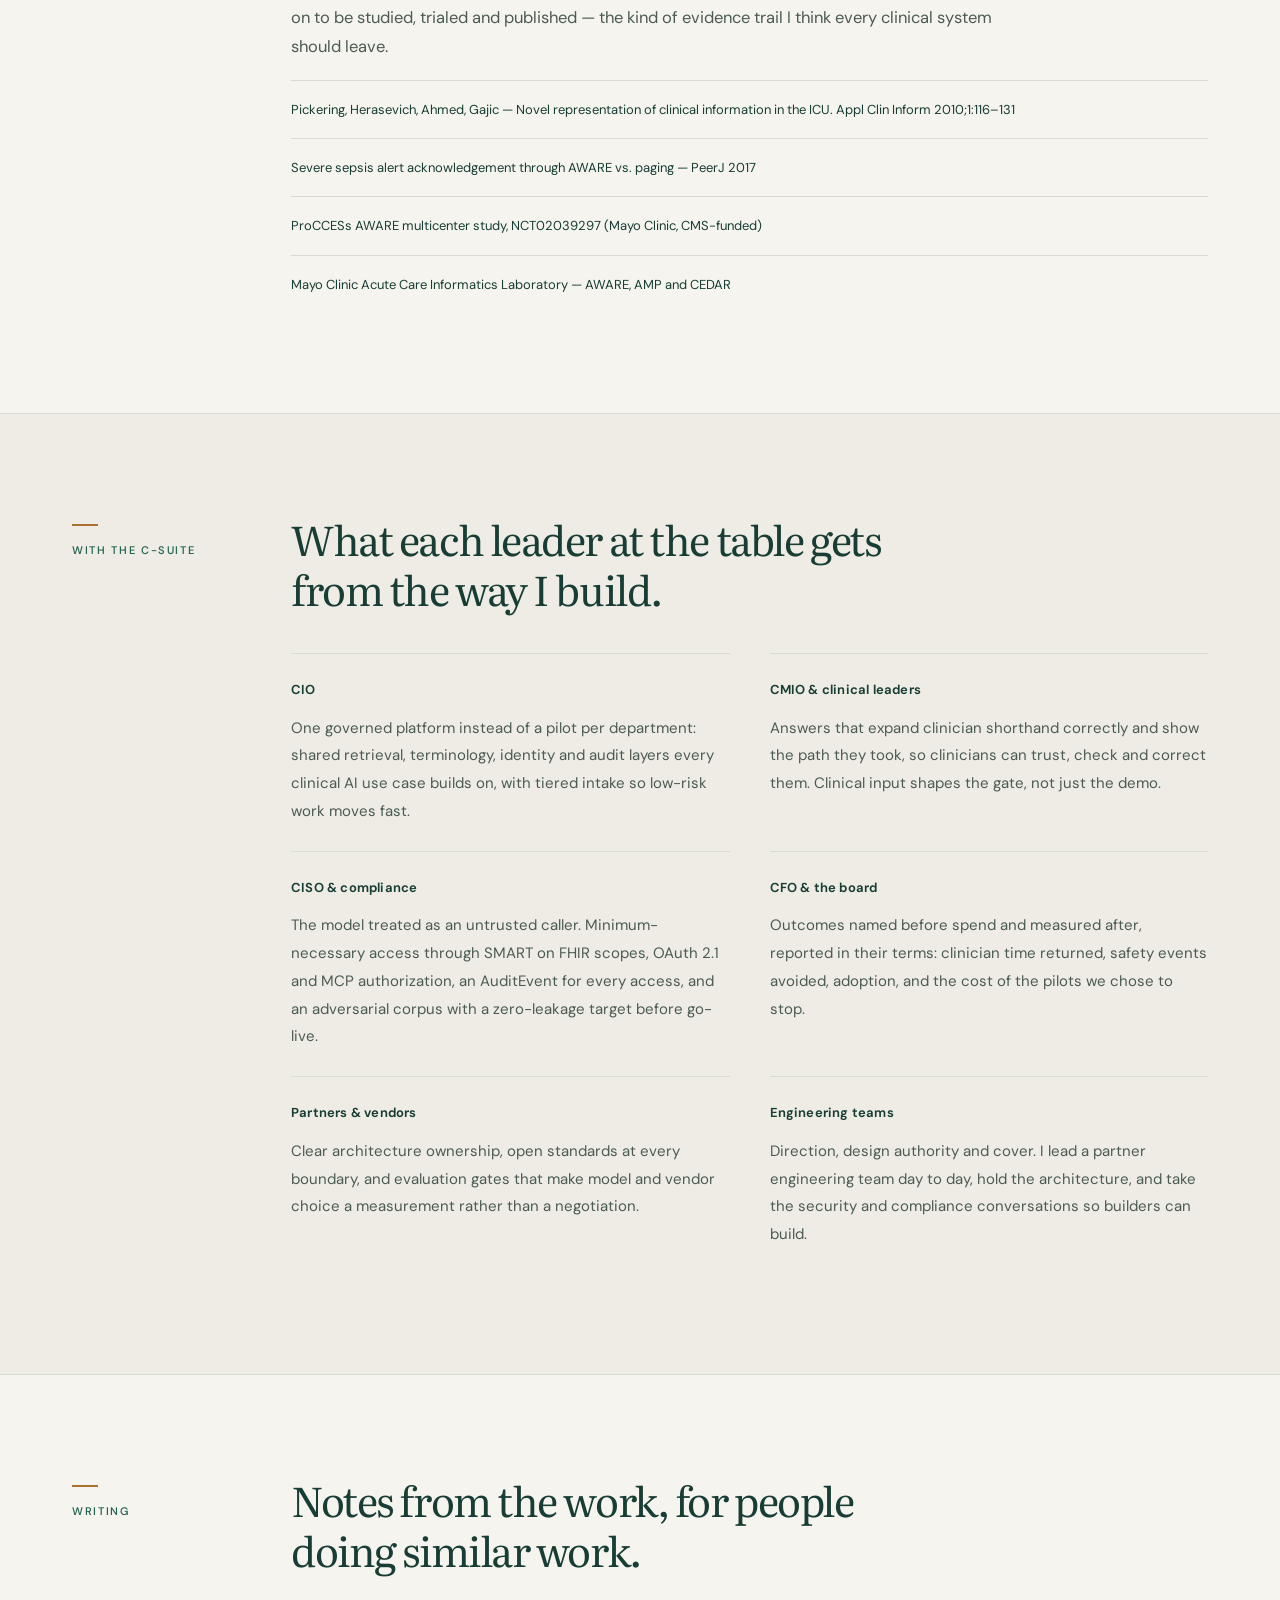
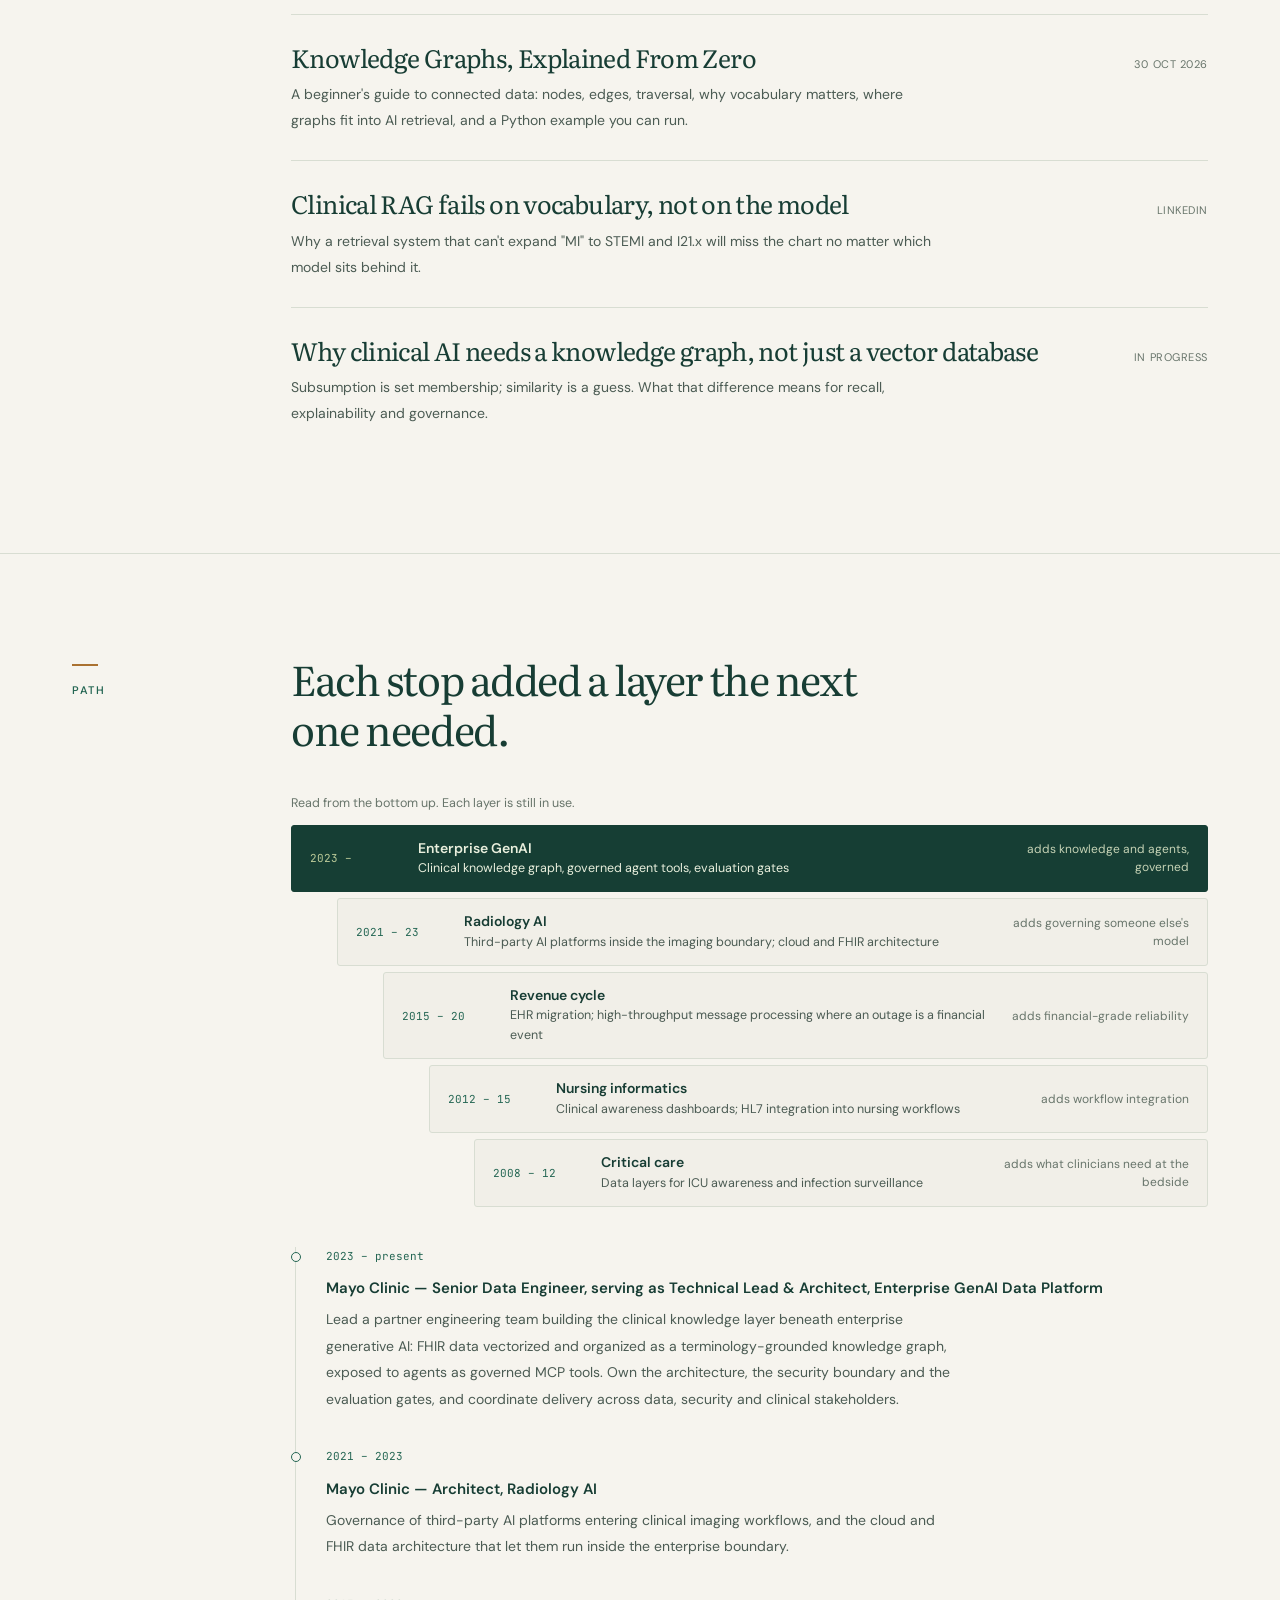
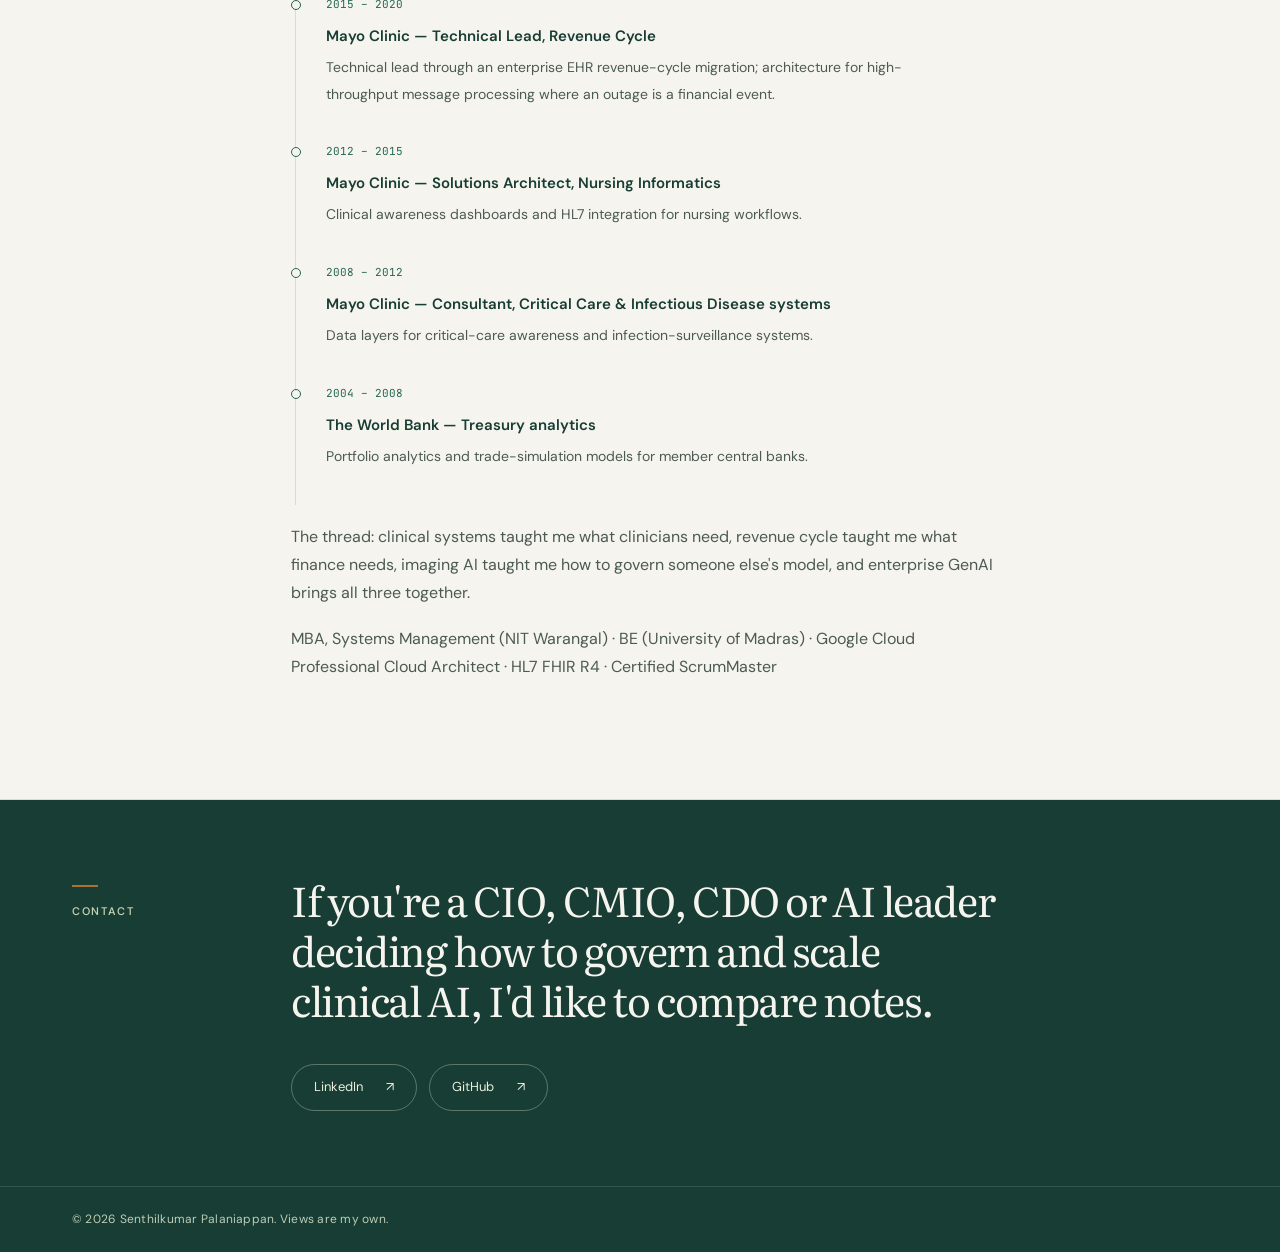
<file: versions/v5-infographics.html>
<!DOCTYPE html>
<html lang="en">
<head>
<meta charset="utf-8">
<meta name="viewport" content="width=device-width, initial-scale=1">
<title>Senthilkumar Palaniappan — Clinical AI Strategy, Platforms &amp; Governance</title>
<meta name="description" content="Senthilkumar Palaniappan — AI platform and governance leader in academic medicine. Takes clinical AI from pilot to production: FHIR-grounded clinical knowledge graphs, governed agent tooling on MCP, evaluation gates, and the governance that lets security, compliance and finance say yes.">
<link rel="preconnect" href="https://fonts.googleapis.com">
<link rel="preconnect" href="https://fonts.gstatic.com" crossorigin>
<link href="https://fonts.googleapis.com/css2?family=DM+Sans:wght@400;450;500;550;600;650;700&family=Literata:ital,opsz,wght@0,7..72,300;0,7..72,400;0,7..72,500;0,7..72,600;1,7..72,400&family=JetBrains+Mono:wght@400;500&display=swap" rel="stylesheet">
<style>
:root{
  --paper:#EEF1F3; --paper-2:#E4E9ED; --ink:#152238; --ink-2:#3E4C5E; --mute:#6B7788;
  --teal:#1E6B68; --teal-2:#2A8C87; --ochre:#B8862B; --rule:#C9D1D8;
  --serif:"Literata",Georgia,serif; --mono:"JetBrains Mono",ui-monospace,monospace;
  --w:1080px;
}
*{box-sizing:border-box}
html{scroll-behavior:smooth}
@media (prefers-reduced-motion:reduce){html{scroll-behavior:auto}}
body{margin:0;background:var(--paper);color:var(--ink);font-family:var(--serif);font-size:18px;line-height:1.6;font-weight:400;-webkit-font-smoothing:antialiased}
a{color:var(--teal);text-decoration-thickness:1px;text-underline-offset:3px}
a:hover{color:var(--teal-2)}
:focus-visible{outline:2px solid var(--ochre);outline-offset:3px}
.skip{position:absolute;left:-999px;top:8px;background:var(--ink);color:#fff;padding:8px 12px}
.skip:focus{left:8px;z-index:10}

header{position:sticky;top:0;background:color-mix(in srgb,var(--paper) 88%,transparent);backdrop-filter:blur(8px);border-bottom:1px solid var(--rule);z-index:5}
.nav{max-width:var(--w);margin:0 auto;padding:14px 24px;display:flex;align-items:baseline;justify-content:space-between;gap:24px}
.brand{font-weight:600;font-size:17px;color:var(--ink);text-decoration:none;letter-spacing:.01em}
.nav ul{list-style:none;margin:0;padding:0;display:flex;gap:26px;font-size:16px}
.nav ul a{color:var(--ink-2);text-decoration:none}
.nav ul a:hover{color:var(--teal)}

.wrap{max-width:var(--w);margin:0 auto;padding:0 24px}
section{padding:72px 0;border-bottom:1px solid var(--rule)}
.grid{display:grid;grid-template-columns:200px 1fr;gap:40px}
.rail{font-size:15px;color:var(--mute);font-style:italic;padding-top:6px}
h1,h2,h3{font-weight:500;line-height:1.15;margin:0}
h2{font-size:34px;margin-bottom:28px;letter-spacing:-.01em}
h3{font-size:22px;margin-bottom:8px}
p{margin:0 0 18px;max-width:64ch}
.lede{font-size:21px;color:var(--ink-2);max-width:58ch}

/* hero */
.hero{padding:84px 0 64px}
.hero .grid{grid-template-columns:1.05fr 1fr;align-items:center;gap:56px}
.hero h1{font-size:50px;font-weight:300;letter-spacing:-.015em;margin-bottom:22px}
.hero h1 em{font-style:italic;font-weight:400}
.hero .who{font-size:17px;color:var(--mute);margin-bottom:34px}
.cta{display:inline-flex;gap:14px;flex-wrap:wrap}
.btn{display:inline-block;padding:12px 20px;border:1.5px solid var(--ink);color:var(--ink);text-decoration:none;font-size:16px;border-radius:2px}
.btn.primary{background:var(--ink);color:#fff}
.btn:hover{border-color:var(--teal);color:var(--teal)}
.btn.primary:hover{background:var(--teal);color:#fff}

.graph{width:100%;height:auto;display:block}
.graph .edge{stroke:var(--ochre);stroke-width:1.5;fill:none;stroke-dasharray:400;stroke-dashoffset:400;animation:draw 1.1s ease-out forwards}
.graph .edge.isa{stroke:var(--teal)}
.graph .node{fill:var(--paper);stroke:var(--ink);stroke-width:1.5;opacity:0;animation:pop .5s ease-out forwards}
.graph .node.code{stroke:var(--ochre)}
.graph .lbl{font-family:var(--serif);font-size:14px;fill:var(--ink);opacity:0;animation:pop .5s ease-out forwards}
.graph .code-lbl{font-family:var(--mono);font-size:12.5px;fill:var(--ink-2);opacity:0;animation:pop .5s ease-out forwards}
.graph .elbl{font-family:var(--mono);font-size:10.5px;fill:var(--mute);opacity:0;animation:pop .5s ease-out forwards;letter-spacing:.04em}
@keyframes draw{to{stroke-dashoffset:0}}
@keyframes pop{to{opacity:1}}
@media (prefers-reduced-motion:reduce){.graph .edge{stroke-dashoffset:0;animation:none}.graph .node,.graph .lbl,.graph .code-lbl,.graph .elbl{opacity:1;animation:none}}
.caption{font-size:14px;color:var(--mute);font-style:italic;margin-top:10px;max-width:none}

/* practice areas — ruled list */
.areas{display:grid;grid-template-columns:1fr 1fr;gap:0 48px}
.area{padding:22px 0;border-top:1px solid var(--rule)}
.area p{font-size:17px;color:var(--ink-2);margin:0}
.area .stack{font-family:var(--mono);font-size:12.5px;color:var(--mute);margin-top:10px;line-height:1.7}
.area.wide{grid-column:1/-1}
.area.wide p{max-width:72ch}

/* work */
.work{display:grid;gap:36px}
.case{display:grid;grid-template-columns:160px 1fr;gap:28px;padding-top:24px;border-top:1px solid var(--rule)}
.case .k{font-size:15px;color:var(--mute);line-height:1.5}
.case p{font-size:17px}
.case ul{margin:0;padding-left:18px;color:var(--ink-2);font-size:16.5px}
.case li{margin-bottom:6px}

/* evidence */
.ev{display:grid;grid-template-columns:1fr 1fr;gap:40px 48px}
.ev figure{margin:0;padding-top:20px;border-top:1px solid var(--rule)}
.ev svg{width:100%;height:auto;display:block}
.ev figcaption{font-size:15px;color:var(--ink-2);margin-top:10px;line-height:1.5}
.ev figcaption a{font-size:13.5px;color:var(--mute);display:block;margin-top:4px}
.ev .drove{display:block;margin-top:8px;color:var(--ink);font-style:italic}
.ev .big{font-size:40px;font-weight:300;letter-spacing:-.02em;line-height:1;margin:0 0 6px}
.ev .big small{font-size:16px;color:var(--mute);letter-spacing:0;margin-left:8px;font-weight:400}
.chart text{font-family:var(--serif);font-size:13px;fill:var(--ink-2)}
.chart .v{font-family:var(--mono);font-size:12px;fill:var(--ink)}
.chart .bar{fill:var(--teal)}
.chart .bar.dim{fill:var(--rule)}
.chart .bar.oc{fill:var(--ochre)}
.bd{width:100%;height:auto;display:block;margin:14px 0 4px}
.bd text{font-family:var(--serif);font-size:12.5px;fill:var(--ink)}
.bd .m{font-family:var(--mono);font-size:10.5px;fill:var(--mute)}
.bd .box{fill:var(--paper);stroke:var(--ink);stroke-width:1.2}
.bd .box.g{stroke:var(--teal)}
.bd .ln{stroke:var(--ink-2);stroke-width:1.2;fill:none}
.bd .ln.no{stroke:var(--ochre);stroke-dasharray:4 3}
.lit{list-style:none;margin:0;padding:0}
.lit li{padding:14px 0;border-top:1px solid var(--rule);font-size:16px;color:var(--ink-2)}
.lit a{color:var(--ink)}
@media (max-width:860px){.ev{grid-template-columns:1fr}}

/* leadership table */
.table{display:grid;grid-template-columns:1fr 1fr;gap:0 48px}
.table .row{padding:20px 0;border-top:1px solid var(--rule)}
.table .row b{display:block;font-weight:500;font-size:19px;margin-bottom:6px}
.table .row p{font-size:16.5px;color:var(--ink-2);margin:0}
@media (max-width:860px){.table{grid-template-columns:1fr}}

/* writing */
.posts{list-style:none;margin:0;padding:0}
.posts li{padding:18px 0;border-top:1px solid var(--rule);display:grid;grid-template-columns:1fr auto;gap:20px;align-items:baseline}
.posts a{text-decoration:none;color:var(--ink);font-size:20px}
.posts a:hover{color:var(--teal);text-decoration:underline}
.posts small{color:var(--mute);font-size:14px;white-space:nowrap}
.posts .sum{grid-column:1/-1;color:var(--ink-2);font-size:16px;margin:0}

/* timeline */
.tl{list-style:none;margin:0;padding:0;border-left:1.5px solid var(--rule);margin-left:4px}
.tl li{position:relative;padding:0 0 26px 28px}
.tl li::before{content:"";position:absolute;left:-6px;top:10px;width:10px;height:10px;border-radius:50%;background:var(--paper);border:1.5px solid var(--teal)}
.tl .yr{font-family:var(--mono);font-size:12.5px;color:var(--mute);display:block;margin-bottom:2px}
.tl b{font-weight:500}
.tl p{font-size:16px;color:var(--ink-2);margin:4px 0 0}

/* contact */
.contact{padding:72px 0 56px;border-bottom:none}
.contact .links{display:flex;gap:28px;flex-wrap:wrap;font-size:18px}
footer{font-size:14px;color:var(--mute);padding:16px 0 40px}

@media (max-width:860px){
  body{font-size:17px}
  .grid,.hero .grid{grid-template-columns:1fr;gap:16px}
  .rail{padding-top:0}
  .hero{padding:48px 0}
  .hero h1{font-size:36px}
  h2{font-size:28px}
  section{padding:52px 0}
  .areas{grid-template-columns:1fr}
  .case{grid-template-columns:1fr;gap:6px}
  .nav{flex-direction:column;gap:6px;align-items:flex-start;padding:12px 20px}
  .nav ul{gap:14px;font-size:14px;flex-wrap:wrap}
}

/* Editorial identity */
:root{--paper:#f6f4ee;--paper-2:#eeece4;--ink:#173d34;--ink-2:#4b5b53;--mute:#68756b;--teal:#246653;--teal-2:#347d65;--ochre:#aa7130;--rule:#d8ddd2;--sans:"DM Sans",Arial,sans-serif;--w:1200px}
body{font-family:var(--sans);font-size:17px;line-height:1.75}
::selection{background:#d1dfb6;color:#173d34}
header{background:#f6f4eef2;backdrop-filter:blur(16px)}
.nav{padding:21px 32px;align-items:center;gap:30px}
.brand{font-size:15px;font-weight:650;display:flex;align-items:center;gap:12px;white-space:nowrap;letter-spacing:-.03em}
.brand::before{content:"SP";font:500 13px var(--serif);letter-spacing:-.07em;background:var(--ink);color:var(--paper);width:34px;height:34px;border-radius:50%;display:grid;place-items:center}
.nav ul{gap:27px;font-size:12px;font-weight:550;align-items:center}
.nav ul li:last-child a{border:1px solid var(--rule);padding:9px 15px;border-radius:40px}
.wrap{padding:0 32px}
section{padding:100px 0;scroll-margin-top:95px}
.grid{grid-template-columns:165px minmax(0,1fr);gap:54px}
.rail{font:550 10px/1.6 var(--sans);letter-spacing:.15em;text-transform:uppercase;color:var(--teal);padding-top:10px}
.rail::before{content:"";display:block;width:26px;height:2px;background:var(--ochre);margin-bottom:16px}
h1,h2,h3{font-family:var(--serif)}
h2{font-weight:400;font-size:clamp(30px,3.2vw,43px);line-height:1.23;max-width:25ch;margin-bottom:38px;letter-spacing:-.035em}
h3{font-size:23px;font-weight:400;line-height:1.3;letter-spacing:-.025em}
.hero{padding:78px 0 60px;overflow:hidden;border-bottom:0}
.hero .grid{grid-template-columns:1.13fr 1fr;gap:55px;align-items:center}
.eyebrow{font-size:10px;font-weight:600;text-transform:uppercase;letter-spacing:.17em;color:var(--teal);display:flex;align-items:center;gap:10px;margin:0 0 24px}
.eyebrow::before{content:"";height:7px;width:7px;background:#7e9c63;border-radius:50%}
.hero h1{font-size:clamp(40px,4.6vw,62px);line-height:1.13;font-weight:400;letter-spacing:-.045em;margin-bottom:26px}
.hero h1 em{color:var(--teal);font-weight:400}
.lede{font-size:16px;line-height:1.85;max-width:53ch;color:var(--ink-2)}
.hero .who{font-size:11px;line-height:1.9;max-width:64ch;margin:22px 0 28px}
.btn{font:550 12px var(--sans);padding:15px 22px;border-radius:40px;border-width:1px;transition:background .2s,color .2s,transform .2s}
.btn:hover{transform:translateY(-2px)}
.btn.primary{background:var(--ink);border-color:var(--ink)}
.btn.primary::after{content:" ↗";margin-left:16px}
.graph-panel{background:#163e34;border-radius:4px;padding:29px 24px 23px;position:relative;background-image:radial-gradient(#bcd1b014 .8px,transparent .8px);background-size:18px 18px;box-shadow:0 25px 55px -32px #173d3466}
.panel-top{display:flex;justify-content:space-between;align-items:center;font-size:9px;letter-spacing:.14em;text-transform:uppercase;color:#d3ddc8;border-bottom:1px solid #ffffff24;padding-bottom:18px;margin-bottom:26px}
.panel-top span:last-child{color:#bdcc9a;font-family:var(--mono);font-size:9px;letter-spacing:0}
.graph .node{fill:#173e34;stroke:#d5e3bb;opacity:1;animation:none}
.graph .node.code{stroke:#d9b976}
.graph .lbl{fill:#f1f3e6;opacity:1;animation:none}
.graph .code-lbl{fill:#c2d0b7;opacity:1;animation:none}
.graph .elbl{fill:#adc2a5;opacity:1;animation:none;font-size:9px}
.graph .edge{stroke:#d5b477;stroke-dashoffset:0;animation:none;opacity:.8}
.graph .edge.isa{stroke:#91b99b}
.graph-panel .caption{color:#c0cfba;font-family:var(--sans);font-style:normal;font-size:11px;line-height:1.8;padding-top:17px;border-top:1px solid #ffffff24;margin-top:20px}
.career-strip{display:flex;justify-content:space-between;gap:24px;border-top:1px solid var(--rule);border-bottom:1px solid var(--rule);padding:24px 0 27px;margin-top:58px;align-items:center}
.career-strip .strip-label{font-size:9px;text-transform:uppercase;letter-spacing:.14em;color:var(--mute);max-width:120px}
.career-strip span:not(.strip-label){font-family:var(--serif);font-size:17px;letter-spacing:-.02em}
.areas{gap:0 38px}.area{padding:26px 0 30px}.area p{font-size:14px;line-height:1.85}.area .stack{font-size:10px;line-height:1.9;color:var(--teal);margin-top:17px}
.area.wide{background:var(--paper-2);padding:28px 30px;margin-bottom:18px;border:1px solid var(--rule);border-radius:3px}
#selected{background:var(--ink);color:var(--paper);border:0}
#selected .rail{color:#bfcea7}#selected .rail::before{background:#c2a56b}
#selected h2{max-width:24ch}
.work{gap:0;counter-reset:position}
.case{grid-template-columns:150px minmax(0,1fr);gap:28px;border-color:#ffffff26;padding:27px 0;counter-increment:position}
.case .k{color:#c5d2b5;font-size:12px;display:flex;gap:16px;align-items:baseline}
.case .k::before{content:"0" counter(position);font-family:var(--mono);font-size:10px;color:#bca779}
.case p{font-size:14px;line-height:1.9;color:#d5dfd1;margin:0}
.ev{gap:24px}.ev figure{background:#eeeee6;border:1px solid var(--rule);padding:27px;border-radius:3px;min-width:0}
.ev .big{font-family:var(--serif);font-size:48px;color:var(--ink);margin-bottom:23px;line-height:1.1}
.ev .big small{display:block;font-family:var(--sans);font-size:11px;line-height:1.6;margin:10px 0 0;letter-spacing:0;max-width:28ch;min-height:35px}
.ev figcaption{font-size:12px;line-height:1.9}.ev figcaption a{font-size:10px;line-height:1.7;margin-top:15px}.ev .drove{font-style:normal;border-top:1px solid var(--rule);padding-top:13px;margin-top:16px;font-weight:500}
.chart .bar.dim{fill:#d1d8cb}.chart .bar{fill:#40765b}.chart .bar.oc{fill:#b38a4c}
.lit li{font-size:12px;padding:17px 0;line-height:1.8}.lit a{text-decoration:none}.lit a:hover{text-decoration:underline}
#leadership{background:var(--paper-2)}
.table{gap:0 40px}.table .row{padding:25px 0}.table .row b{font-size:12px;font-family:var(--sans);font-weight:650;margin-bottom:13px;letter-spacing:.015em}.table .row p{font-size:14px;line-height:1.85}
.posts li{padding:26px 0;gap:8px 20px}.posts a,.posts .draft-title{font:400 25px/1.35 var(--serif);letter-spacing:-.025em}.posts small{font-size:10px;text-transform:uppercase;letter-spacing:.05em}.posts .sum{font-size:13px;max-width:65ch;line-height:1.85}
.tl{margin-top:10px}.tl li{padding:0 0 35px 30px}.tl .yr{font-size:10px;margin-bottom:9px;color:var(--teal)}.tl b{font-size:14px;font-weight:600;line-height:1.8;display:block}.tl p{font-size:13px;line-height:1.9}.tl li::before{background:var(--paper);top:5px;width:8px;height:8px;left:-5px}
.contact{background:var(--ink);color:var(--paper);padding:75px 0}.contact .rail{color:#c5d2b5}.contact h2{font-size:clamp(29px,3.2vw,43px);max-width:30ch}.contact .links{gap:12px}.contact .links a{font-size:12px;border:1px solid #d2dfc45c;padding:11px 22px;border-radius:30px;color:#e9efdd;text-decoration:none}.contact .links a::after{content:" ↗";margin-left:20px}.contact .links a:hover{background:#ffffff12}
footer{background:var(--ink);color:#bdcdb6;border-top:1px solid #ffffff20;font-size:10px;padding:22px 0;letter-spacing:.02em}
@media(min-width:861px) and (max-width:1100px){.nav ul{gap:16px}.hero .grid{gap:30px}.grid{gap:32px;grid-template-columns:135px minmax(0,1fr)}}
@media(max-width:860px){.nav{flex-direction:row;padding:15px 24px;gap:15px}.nav ul{font-size:11px;gap:16px}.nav ul li:nth-child(2),.nav ul li:nth-child(3){display:none}.nav ul li:last-child a{padding:7px 12px}.brand{font-size:12px;gap:8px}.brand::before{width:28px;height:28px;font-size:11px}.wrap{padding:0 24px}.hero{padding:44px 0 0}.hero .grid{grid-template-columns:minmax(0,1fr);gap:36px}.hero h1{max-width:17ch;font-size:clamp(40px,7vw,60px)}.lede{max-width:65ch}.hero .who{max-width:75ch}.graph-panel{max-width:620px;width:100%;margin:0 auto}.grid{grid-template-columns:minmax(0,1fr);gap:24px}.rail::before{display:inline-block;vertical-align:middle;margin:0 12px 3px 0;width:18px}.rail{padding:0}.career-strip{margin-top:40px;flex-wrap:wrap;justify-content:flex-start;gap:15px 25px}.career-strip .strip-label{width:100%;max-width:none}.career-strip span:not(.strip-label){font-size:15px}section{padding:60px 0}h2{max-width:28ch}.areas{grid-template-columns:1fr 1fr;gap:0 25px}.ev{grid-template-columns:1fr 1fr}.ev figure{padding:20px}.table{grid-template-columns:1fr 1fr}.case{grid-template-columns:110px minmax(0,1fr);gap:15px}}
@media(max-width:540px){.nav ul li:first-child{display:none}.nav{gap:8px}.brand{font-size:11px}.eyebrow{font-size:8px;letter-spacing:.12em}.hero h1{font-size:42px}.lede{font-size:15px}.hero .who{font-size:10px}.graph-panel{padding:22px 12px 16px}.panel-top{font-size:8px;margin:0 9px 20px}.panel-top span:last-child{font-size:8px}.graph-panel .caption{margin:15px 9px 0}.areas,.ev,.table{grid-template-columns:minmax(0,1fr)}.area.wide{padding:23px}.case{grid-template-columns:minmax(0,1fr);gap:12px}.case p{font-size:13px}.ev .big small{min-height:0}.posts li{grid-template-columns:1fr;gap:12px}.posts small{grid-row:1}.posts a,.posts .draft-title{font-size:23px}h2{font-size:31px}.contact{padding:55px 0}.career-strip{padding-bottom:26px}.career-strip span:not(.strip-label){font-size:14px}}

.technical-detail{margin-top:16px}.technical-detail summary{font:500 12px var(--sans);color:var(--teal);cursor:pointer;padding:4px 0}.technical-detail[open] summary{margin-bottom:8px}
/* v4: readable sizes for an executive audience */
.nav ul{font-size:13px}.eyebrow{font-size:11px}.lede{font-size:17px}.hero .who{font-size:13px;line-height:1.8}.rail{font-size:11px}
.area p{font-size:15px}.area .stack{font-size:11px}.case .k{font-size:13px}.case p{font-size:15px}
.ev figcaption{font-size:13px}.ev figcaption a{font-size:11px}.ev .big small{font-size:12px}.lit li{font-size:13px}
.table .row b{font-size:13px}.table .row p{font-size:15px}.posts small{font-size:11px}.posts .sum{font-size:14px}
.tl .yr{font-size:11px}.tl b{font-size:15px}.tl p{font-size:14px}.graph-panel .caption{font-size:12px}.panel-top{font-size:10px}
.career-strip .strip-label{font-size:10px}.contact .links a{font-size:13px}footer{font-size:12px}
.hero h1{font-size:clamp(34px,3.7vw,48px);line-height:1.15;max-width:19ch}
@media(max-width:860px){.hero h1{font-size:clamp(32px,5.6vw,44px)}}
@media(max-width:540px){.hero h1{font-size:34px}}
/* v5: looping animated graph (JS adds .anim; reduced-motion users get the static graph) */
@media (prefers-reduced-motion:no-preference){
.graph-panel.anim .graph .edge{stroke-dashoffset:400;animation:none}
.graph-panel.anim .graph .node,.graph-panel.anim .graph .lbl,.graph-panel.anim .graph .code-lbl,.graph-panel.anim .graph .elbl{opacity:0;animation:none}
.graph-panel.anim .graph.play .edge{animation:draw 1.1s ease-out forwards}
.graph-panel.anim .graph.play .node,.graph-panel.anim .graph.play .lbl,.graph-panel.anim .graph.play .code-lbl,.graph-panel.anim .graph.play .elbl{animation:pop .5s ease-out forwards}
.graph-panel.anim .graph.play .node.hit{animation:pop .5s ease-out forwards,ring 1.2s ease-out 3s 2}
@keyframes ring{0%{stroke-width:1.5;r:7}40%{stroke-width:3;r:10}100%{stroke-width:1.5;r:7}}
.graph-panel.anim .graph{transition:opacity .6s}.graph-panel.anim .graph.out{opacity:0}
.panel-top .step{transition:opacity .25s}.panel-top .step.sw{opacity:0}
}

/* v5: infographics */
[data-reveal] .rv{opacity:0;transform:translateY(10px);transition:opacity .6s ease,transform .6s ease}
[data-reveal].in .rv{opacity:1;transform:none}
@media (prefers-reduced-motion:reduce){[data-reveal] .rv{opacity:1;transform:none;transition:none}}

/* selected work */
#impact{background:var(--paper)}
.sw{display:grid;gap:56px}
.sw-item{display:grid;grid-template-columns:150px minmax(0,1fr);gap:28px;padding-top:26px;border-top:1px solid var(--rule)}
.sw-item .k{font:550 11px/1.6 var(--sans);letter-spacing:.14em;text-transform:uppercase;color:var(--teal)}
.sw-item .k span{display:block;font:400 11px var(--mono);letter-spacing:0;color:var(--mute);text-transform:none;margin-top:6px}
.sw-item h3{margin-bottom:10px}
.sw-item p{font-size:15px;color:var(--ink-2);max-width:66ch}
.fig-wrap{overflow-x:auto;margin:18px 0 10px;border:1px solid var(--rule);border-radius:4px;background:#f1efe8}
.fig-wrap svg{display:block;width:100%;min-width:720px;height:auto}
.ig text{font-family:var(--sans);font-size:13px;fill:var(--ink)}
.ig .t{font-size:14px;font-weight:600}
.ig .m{font-family:var(--mono);font-size:11px;fill:var(--mute)}
.ig .cap{font-size:11.5px;font-weight:600;letter-spacing:.12em;text-transform:uppercase;fill:var(--teal)}
.ig .box{fill:#fbfaf6;stroke:var(--ink);stroke-width:1.2}
.ig .box.g{stroke:var(--teal);fill:#eaf1e8}
.ig .box.o{stroke:var(--ochre);fill:#f5efe2}
.ig .band{fill:#163e34}
.ig .band-t{fill:#e9efdd;font-size:12.5px;font-weight:600}
.ig .band-m{font-family:var(--mono);font-size:10.5px;fill:#c2d0b7}
.ig .ln{stroke:var(--ink-2);stroke-width:1.3;fill:none}
.ig .ln.o{stroke:var(--ochre);stroke-dasharray:4 3}
.ig .tok{fill:var(--ochre);stroke:#fff;stroke-width:1.5}
.ig .dot{fill:var(--paper);stroke:var(--teal);stroke-width:1.6}
.ig .dot.me{fill:var(--ochre);stroke:var(--ochre)}
.fig-note{font:400 12.5px/1.7 var(--sans);color:var(--mute);margin:0 0 6px}
@media(max-width:860px){.sw-item{grid-template-columns:minmax(0,1fr);gap:10px}}

/* gate stepper (dark band) */
.gate-h{font-family:var(--serif);font-size:23px;font-weight:400;letter-spacing:-.02em;color:var(--paper);margin:54px 0 6px}
.gate-sub{font-size:14px;color:#c5d2b5;margin:0 0 26px;max-width:66ch}
.gate{display:grid;grid-template-columns:repeat(6,minmax(0,1fr));gap:14px;position:relative;counter-reset:gs}
.gate::before{content:"";position:absolute;left:0;right:0;top:19px;height:1px;background:#ffffff33}
.g-step{position:relative;padding-top:50px}
.g-step .g-n{position:absolute;top:0;left:0;width:38px;height:38px;border-radius:50%;background:var(--ink);border:1px solid #c5d2b5;color:#e9efdd;font:500 12px var(--mono);display:grid;place-items:center}
.g-step b{display:block;font:600 13px/1.4 var(--sans);color:var(--paper);margin-bottom:8px;letter-spacing:.01em}
.g-step p{font-size:12.5px;line-height:1.7;color:#c5d2b5;margin:0}
.g-step.gate-mark .g-n{background:var(--ochre);border-color:var(--ochre);color:var(--ink)}
.g-step.gate-mark b{color:#ead9a9}
.g-step.stop p em{color:#ead9a9;font-style:normal}
.gate .g-step{transition-delay:calc(var(--i) * .12s)}
@media(max-width:860px){.gate{grid-template-columns:repeat(3,minmax(0,1fr))}.gate::before{display:none}}
@media(max-width:540px){.gate{grid-template-columns:minmax(0,1fr)}.g-step{padding:0 0 0 52px}.g-step .g-n{top:-2px}}

/* strata */
.strata{display:grid;gap:6px;margin:6px 0 40px}
.layer{display:grid;grid-template-columns:92px minmax(0,1fr) auto;gap:16px;align-items:center;padding:13px 18px;border:1px solid var(--rule);border-radius:3px;background:#f1efe8;transition-delay:calc(var(--i) * .1s)}
.layer .yr{font:400 11px var(--mono);color:var(--teal)}
.layer b{font:600 14px/1.4 var(--sans);color:var(--ink)}
.layer b small{display:block;font:400 12.5px/1.6 var(--sans);color:var(--ink-2)}
.layer .add{font:400 12px/1.5 var(--sans);color:var(--mute);text-align:right;max-width:26ch}
.layer.l5{margin-left:0;background:#163e34;border-color:#163e34}.layer.l5 b,.layer.l5 b small,.layer.l5 .add{color:#e9efdd}.layer.l5 .yr{color:#bdcc9a}.layer.l5 .add{color:#c5d2b5}
.layer.l4{margin-left:5%}.layer.l3{margin-left:10%}.layer.l2{margin-left:15%}.layer.l1{margin-left:20%}
.strata-note{font-size:12.5px;color:var(--mute);margin:0 0 10px}
@media(max-width:860px){.layer{grid-template-columns:80px minmax(0,1fr)}.layer .add{grid-column:2;text-align:left;max-width:none}.layer.l4,.layer.l3,.layer.l2,.layer.l1{margin-left:0}}
</style>
</head>
<body>
<a class="skip" href="#main">Skip to content</a>
<header>
  <nav class="nav" aria-label="Primary">
    <a class="brand" href="#">Senthilkumar Palaniappan</a>
    <ul>
      <li><a href="#work">Expertise</a></li>
      <li><a href="#impact">Work</a></li>
      <li><a href="#selected">Approach</a></li>
      <li><a href="#evidence">Evidence</a></li>
      <li><a href="#writing">Writing</a></li>
      <li><a href="#path">Experience</a></li>
      <li><a href="#contact">Let’s connect ↗</a></li>
    </ul>
  </nav>
</header>

<main id="main">
<section class="hero">
  <div class="wrap grid">
    <div>
      <p class="eyebrow">Clinical AI · Platforms · Governance</p>
      <h1>Clinical AI from concept to pilot to production, with the governance <em>built&nbsp;in</em>.</h1>
      <p class="lede">I lead the engineering of the knowledge and tool layer that lets clinical AI act safely on FHIR data: terminology-grounded knowledge graphs, governed MCP tool surfaces, and the evaluation gates that let security, compliance and finance say yes. Leaders get evidence they can read. Clinicians get answers that show their source.</p>
      <p class="who">AI platform &amp; governance leader · 22 years in regulated enterprise systems, 18 of them at Mayo Clinic across critical care, nursing, revenue cycle, radiology AI and enterprise GenAI · Rochester, MN · Views are my own</p>
      <div class="cta">
        <a class="btn primary" href="https://www.linkedin.com/in/senthilkumar-palaniappan" rel="me">Connect on LinkedIn</a>
        <a class="btn" href="#selected">How I lead</a>
      </div>
    </div>
    <div class="graph-panel">
      <div class="panel-top"><span>From language to clinical meaning</span><span class="step">01 / Knowledge layer</span></div>
      <svg class="graph" viewBox="0 0 520 360" role="img" aria-labelledby="gt gd">
        <title id="gt">A clinical knowledge graph</title>
        <desc id="gd">A clinician's shorthand "MI" expands through IS_A edges to myocardial infarction and STEMI, maps to ICD-10 codes I21.0–I21.9, and connects by FINDING_SITE to the coronary artery.</desc>
        <!-- edges -->
        <path class="edge isa" d="M110 70 L250 70" style="animation-delay:.2s"/>
        <path class="edge isa" d="M250 70 L250 180" style="animation-delay:.7s"/>
        <path class="edge isa" d="M250 180 L140 270" style="animation-delay:1.2s"/>
        <path class="edge" d="M250 180 L400 270" style="animation-delay:1.2s"/>
        <path class="edge" d="M250 70 L430 130" style="animation-delay:1.6s"/>
        <path class="edge" d="M140 270 L400 270" style="animation-delay:1.8s"/>
        <!-- edge labels -->
        <text class="elbl" x="150" y="62" style="animation-delay:.6s">SYNONYM_OF</text>
        <text class="elbl" x="258" y="130" style="animation-delay:1.1s">IS_A ⟵</text>
        <text class="elbl" x="160" y="222" style="animation-delay:1.6s">IS_A ⟵</text>
        <text class="elbl" x="330" y="218" style="animation-delay:1.6s">MAPS_TO</text>
        <text class="elbl" x="330" y="92" style="animation-delay:2s">FINDING_SITE</text>
        <text class="elbl" x="232" y="286" style="animation-delay:2.2s">MAPS_TO</text>
        <!-- nodes -->
        <circle class="node" cx="110" cy="70" r="7" style="animation-delay:0s"/>
        <text class="lbl" x="30" y="100" style="animation-delay:.1s">“MI”</text>
        <text class="code-lbl" x="30" y="118" style="animation-delay:.1s">clinician query</text>

        <circle class="node" cx="250" cy="70" r="7" style="animation-delay:.9s"/>
        <text class="lbl" x="196" y="42" style="animation-delay:1s">Myocardial infarction</text>
        <text class="code-lbl" x="196" y="30" style="animation-delay:1s">SNOMED 22298006</text>

        <circle class="node" cx="250" cy="180" r="7" style="animation-delay:1.4s"/>
        <text class="lbl" x="266" y="185" style="animation-delay:1.5s">Acute MI</text>
        <text class="code-lbl" x="266" y="200" style="animation-delay:1.5s">SNOMED 57054005</text>

        <circle class="node hit" cx="140" cy="270" r="7" style="animation-delay:1.9s"/>
        <text class="lbl" x="60" y="300" style="animation-delay:2s">STEMI</text>
        <text class="code-lbl" x="60" y="316" style="animation-delay:2s">SNOMED 401303003</text>

        <circle class="node code hit" cx="400" cy="270" r="7" style="animation-delay:2.1s"/>
        <text class="lbl" x="360" y="300" style="animation-delay:2.2s">ICD-10-CM</text>
        <text class="code-lbl" x="360" y="316" style="animation-delay:2.2s">I21.0 – I21.9</text>

        <circle class="node" cx="430" cy="130" r="7" style="animation-delay:2.3s"/>
        <text class="lbl" x="380" y="160" style="animation-delay:2.4s">Coronary artery</text>
        <text class="code-lbl" x="380" y="175" style="animation-delay:2.4s">body structure</text>
      </svg>
      <p class="caption">A clinician types “MI”. Vector search finds documents that say “MI”. A governed graph finds the ones coded STEMI or I21.x — and can show the path it took.</p>
    </div>
  </div>
  <div class="wrap"><div class="career-strip" aria-label="Experience across health systems">
    <span class="strip-label">Across the health system</span><span>Critical care</span><span>Nursing</span><span>Revenue cycle</span><span>Radiology AI</span><span>Enterprise GenAI</span>
  </div></div>
</section>

<section id="work">
  <div class="wrap grid">
    <div class="rail">What I work on</div>
    <div>
      <h2>Five problems health systems keep hitting on the way from AI pilot to production.</h2>
      <div class="areas">
        <div class="area wide">
          <h3>AI strategy, governance &amp; portfolio</h3>
          <p>Intake and risk tiering, a living inventory of models and agents, gate criteria set before the pilot, and third-party AI assessment, mapped to the Joint Commission and CHAI responsible-use guidance, HIPAA and FDA CDS rules. The aim is a portfolio that scales a few things with measurable outcomes instead of running more pilots.</p>
          <details class="technical-detail"><summary>Technical foundations</summary><div class="stack">TJC / CHAI Responsible Use of AI · CHAI assurance guide · NIST AI RMF · FDA CDS guidance · HIPAA 164.312 · ONC HTI-1</div></details>
        </div>
        <div class="area">
          <h3>Clinical knowledge graphs &amp; ontology engineering</h3>
          <p>SNOMED CT, ICD-10-CM, RxNorm and LOINC as a governed, versioned graph that expands clinician shorthand, resolves codes across vocabularies, and explains every traversal. Clinicians can see why an answer came back.</p>
          <details class="technical-detail"><summary>Technical foundations</summary><div class="stack">Property graphs · Cypher · UMLS · FHIR ConceptMap · versioned crosswalks</div></details>
        </div>
        <div class="area">
          <h3>Grounded GenAI retrieval platforms</h3>
          <p>One shared foundation instead of a pilot per department: hybrid retrieval over FHIR records, graphs and document indexes, routing across enterprise sources, and citations checked against sources after generation rather than assumed.</p>
          <details class="technical-detail"><summary>Technical foundations</summary><div class="stack">GraphRAG · hybrid dense + sparse retrieval · reranking · multi-agent frameworks · provider-agnostic LLM layer</div></details>
        </div>
        <div class="area">
          <h3>Agent tooling, identity &amp; the security boundary</h3>
          <p>Tool surfaces for clinical agents built on open standards: MCP authorization, OAuth 2.1 token exchange, SMART on FHIR scopes for minimum-necessary access, and a FHIR AuditEvent for every access. Security and compliance see controls they already recognize.</p>
          <details class="technical-detail"><summary>Technical foundations</summary><div class="stack">MCP · OAuth 2.1 · SMART on FHIR v2 · RFC 8693 / 8707 / 9728 · FHIR AuditEvent / IHE BALP</div></details>
        </div>
        <div class="area">
          <h3>AI readiness &amp; evaluation for regulated delivery</h3>
          <p>Evaluation harnesses, adversarial corpora, synthetic-conflict patient sets and gate criteria defined before the pilot. The evidence turns model and vendor choice into a measurement and gives leadership a clear basis to proceed, improve or stop.</p>
          <details class="technical-detail"><summary>Technical foundations</summary><div class="stack">MedAgentBench · τ-bench pass^k · ALCE · CDS Hooks · CPG-on-FHIR / CQL · HIPAA 164.312 · FDA CDS guidance</div></details>
        </div>
      </div>
    </div>
  </div>
</section>

<section id="impact">
  <div class="wrap grid">
    <div class="rail">Selected work</div>
    <div>
      <h2>Two pieces of work, drawn rather than described.</h2>
      <div class="sw">

        <article class="sw-item" data-reveal>
          <div class="k">Enterprise GenAI<span>2023 – present · technical lead</span></div>
          <div>
            <h3 class="rv">The clinical knowledge layer beneath enterprise generative AI</h3>
            <p class="rv">One FHIR record becomes two things at once: vectorized text for search, and a terminology-grounded graph for meaning. Both are reached only through governed tool surfaces, inside a security boundary built on standards the ecosystem already agreed on, and nothing ships until it clears the evaluation gate.</p>
            <div class="fig-wrap rv">
              <svg class="ig" viewBox="0 0 920 420" role="img" aria-label="Flow diagram: a FHIR record is vectorized and organized as a terminology graph; both are exposed through governed MCP tools to clinical agents; a security boundary and an evaluation gate run beneath the whole flow.">
                <text class="cap" x="24" y="34">From the record to a governed answer</text>
                <text class="m" x="896" y="34" text-anchor="end">01 / knowledge layer</text>

                <!-- FHIR record -->
                <rect class="box" x="24" y="150" width="160" height="90" rx="3"/>
                <text class="t" x="40" y="180">FHIR record</text>
                <text class="m" x="40" y="200">Conditions · Meds</text>
                <text class="m" x="40" y="216">Observations · Notes</text>

                <!-- vector + graph -->
                <rect class="box" x="246" y="84" width="220" height="70" rx="3"/>
                <text class="t" x="262" y="112">Vectorized text</text>
                <text class="m" x="262" y="132">hybrid dense + sparse index</text>

                <rect class="box g" x="246" y="186" width="220" height="90" rx="3"/>
                <text class="t" x="262" y="214">Terminology graph</text>
                <text class="m" x="262" y="234">SNOMED CT · ICD-10-CM</text>
                <text class="m" x="262" y="250">RxNorm · LOINC · crosswalks</text>

                <!-- tools -->
                <rect class="box g" x="538" y="150" width="170" height="90" rx="3"/>
                <text class="t" x="554" y="180">Governed MCP tools</text>
                <text class="m" x="554" y="200">scoped · audited</text>
                <text class="m" x="554" y="216">reversible by design</text>

                <!-- agents -->
                <rect class="box" x="780" y="150" width="116" height="90" rx="3"/>
                <text class="t" x="796" y="180">Clinical</text>
                <text class="t" x="796" y="198">agents</text>
                <text class="m" x="796" y="220">answer + path</text>

                <!-- connectors -->
                <path class="ln" d="M184 195 L210 195 L210 119 L246 119"/>
                <path class="ln" d="M184 195 L210 195 L210 231 L246 231"/>
                <path class="ln" d="M466 119 L502 119 L502 195 L538 195"/>
                <path class="ln" d="M466 231 L502 231 L502 195"/>
                <path class="ln" d="M708 195 L780 195"/>
                <path class="ln o" d="M356 154 L356 186"/>
                <text class="m" x="364" y="174">expands meaning</text>
                <text class="m" x="744" y="186" text-anchor="middle">asks →</text>
                <text class="m" x="744" y="212" text-anchor="middle" fill="var(--ochre)">← answers</text>

                <!-- moving token -->
                <circle class="tok" r="5">
                  <animateMotion dur="7s" repeatCount="indefinite" path="M184 195 L210 195 L210 231 L246 231 L466 231 L502 231 L502 195 L538 195 L708 195 L780 195"/>
                </circle>

                <!-- bands -->
                <rect class="band" x="24" y="306" width="872" height="40" rx="3"/>
                <text class="band-t" x="40" y="331">Security boundary</text>
                <text class="band-m" x="178" y="331">SMART on FHIR scopes · OAuth 2.1 · MCP authorization · AuditEvent per call · model is an untrusted caller</text>
                <rect class="band" x="24" y="356" width="872" height="40" rx="3"/>
                <text class="band-t" x="40" y="381">Evaluation gate</text>
                <text class="band-m" x="178" y="381">task benchmarks · citation precision &amp; recall · synthetic-conflict patients · adversarial corpus, zero leakage</text>
              </svg>
            </div>
            <p class="fig-note rv">Built with a partner engineering team. Shown at the level of public standards; no internal design.</p>
          </div>
        </article>

        <article class="sw-item" data-reveal>
          <div class="k">Critical care<span>2008 – 2012 · consultant</span></div>
          <div>
            <h3 class="rv">An ICU system that left an evidence trail</h3>
            <p class="rv">I built the data and business layer under AWARE, the ICU clinical-awareness viewer from Mayo Clinic's Acute Care Informatics group. What happened next is the part I care about: it was studied, trialed and published for a decade. Every clinical system should leave a trail like this.</p>
            <div class="fig-wrap rv">
              <svg class="ig" viewBox="0 0 920 190" role="img" aria-label="Timeline: AWARE data layer built 2008 to 2012; Applied Clinical Informatics paper 2010; multicenter trial registered 2014; PeerJ sepsis alert study 2017; the laboratory continues with AMP and CEDAR.">
                <text class="cap" x="24" y="34">From build to evidence</text>
                <text class="m" x="896" y="34" text-anchor="end">02 / evidence trail</text>
                <path class="ln" d="M60 100 L860 100"/>
                <circle class="dot me" cx="90" cy="100" r="7"/>
                <text class="t" x="60" y="72">2008 – 12</text>
                <text x="60" y="130">Data &amp; business layer</text>
                <text class="m" x="60" y="148">my part, as consultant</text>

                <circle class="dot" cx="290" cy="100" r="6"/>
                <text class="t" x="260" y="72">2010</text>
                <text x="260" y="130">Appl Clin Inform paper</text>
                <text class="m" x="260" y="148">novel ICU representation</text>

                <circle class="dot" cx="490" cy="100" r="6"/>
                <text class="t" x="460" y="72">2014</text>
                <text x="460" y="130">Multicenter trial</text>
                <text class="m" x="460" y="148">NCT02039297, CMS-funded</text>

                <circle class="dot" cx="690" cy="100" r="6"/>
                <text class="t" x="660" y="72">2017</text>
                <text x="660" y="130">PeerJ sepsis study</text>
                <text class="m" x="660" y="148">alert vs. paging</text>

                <circle class="dot" cx="860" cy="100" r="6"/>
                <text class="t" x="800" y="72">today</text>
                <text x="800" y="130">Lab continues</text>
                <text class="m" x="800" y="148">AMP · CEDAR</text>
              </svg>
            </div>
          </div>
        </article>

      </div>
    </div>
  </div>
</section>

<section id="selected">
  <div class="wrap grid">
    <div class="rail">How I lead</div>
    <div>
      <h2>Four positions I hold, whatever the stack or the vendor.</h2>
      <div class="work">
        <article class="case">
          <div class="k">Retrieval</div>
          <div>
            <p>Clinical questions are answered from the structured record, a terminology graph and documents together, not from documents alone. Expand clinician shorthand through the graph first, then resolve every answer to a source that carries provenance. If a system can't show the path it took, it isn't ready for a clinician.</p>
          </div>
        </article>
        <article class="case">
          <div class="k">Boundaries</div>
          <div>
            <p>The model is an untrusted caller. Anything it emits is input to be validated, never a query to be executed. Access follows the standards the ecosystem already agreed on: SMART on FHIR scopes for minimum-necessary data, OAuth 2.1 and MCP authorization for tool servers, and a FHIR AuditEvent so every access is recorded.</p>
          </div>
        </article>
        <article class="case">
          <div class="k">Evidence</div>
          <div>
            <p>Define the gate before the pilot: task benchmarks, citation precision and recall, a synthetic-conflict patient set, and an adversarial corpus with a zero-leakage target. Evaluation harnesses turn model choice from a vendor conversation into a measurement, and give leadership a clear view of readiness and unresolved risk.</p>
          </div>
        </article>
        <article class="case">
          <div class="k">Value</div>
          <div>
            <p>Name the clinical or business outcome before the pilot starts, and decide then what evidence would retire it. Measure clinician time returned, safety events and adoption alongside dollars, because hard financial return on clinical AI lags by years. Scale what clears the gate and stop what doesn't. A portfolio of pilots is a cost, not a strategy.</p>
          </div>
        </article>
      </div>

      <h3 class="gate-h">How a use case gets from concept to production.</h3>
      <p class="gate-sub">The same six steps for every clinical AI use case, whatever the vendor or model. The gate is decided before the pilot, and missing it is a result, not a failure.</p>
      <div class="gate" data-reveal>
        <div class="g-step rv" style="--i:0"><span class="g-n">01</span><b>Concept</b><p>Name the clinical or business outcome, and what evidence would retire the idea.</p></div>
        <div class="g-step rv" style="--i:1"><span class="g-n">02</span><b>Intake &amp; risk tier</b><p>Into the inventory with an owner. The tier sets the depth of review, so low-risk work moves fast.</p></div>
        <div class="g-step rv" style="--i:2"><span class="g-n">03</span><b>Pilot</b><p>Built on the shared platform, inside the security boundary, not beside it.</p></div>
        <div class="g-step gate-mark rv" style="--i:3"><span class="g-n">04</span><b>The gate</b><p>Task benchmarks · citation precision &amp; recall · synthetic-conflict set · adversarial corpus, zero leakage.</p></div>
        <div class="g-step rv" style="--i:4"><span class="g-n">05</span><b>Production</b><p>Scoped access, an audit record on every call, monitoring from day one.</p></div>
        <div class="g-step stop rv" style="--i:5"><span class="g-n">06</span><b>Measure, or stop</b><p>Clinician time, safety events, adoption, cost. <em>Miss the gate, stop the pilot.</em></p></div>
      </div>
    </div>
  </div>
</section>

<section id="evidence">
  <div class="wrap grid">
    <div class="rail">What the evidence says</div>
    <div>
      <h2>Four published results behind those positions, and what each one changed.</h2>
      <div class="ev">
        <figure>
          <p class="big">15.1%<small>of real clinician searches match a term</small></p>
          <svg class="chart" viewBox="0 0 400 44" role="img" aria-label="Of 54,986 SNOMED CT browser queries, 15.1 percent matched a concept term lexically; 84.9 percent did not.">
            <rect class="bar" x="0" y="8" width="60" height="18"/>
            <rect class="bar dim" x="62" y="8" width="338" height="18"/>
            <text class="v" x="0" y="42">lexical match</text>
            <text class="v" x="400" y="42" text-anchor="end">out-of-vocabulary: 84.9%</text>
          </svg>
          <figcaption>Of 54,986 real queries typed into the SNOMED CT browser, only 15.1% matched any concept term. Clinicians don't type the ontology's words — which is why retrieval has to resolve meaning, not strings.
            <span class="drove">What it changed: every clinical query is routed through the terminology graph before any index is searched.</span>
            <a href="https://arxiv.org/abs/2511.16698">Dilworth et al., Hierarchical Retrieval with Out-of-Vocabulary Queries: A Case Study on SNOMED CT (arXiv 2511.16698)</a></figcaption>
        </figure>
        <figure>
          <p class="big">0.98<small>recall for "myocardial infarction" by hierarchy</small></p>
          <svg class="chart" viewBox="0 0 400 120" role="img" aria-label="Recall of SNOMED hierarchy-based queries: myocardial infarction 0.979, hypertension 0.979, heart failure 0.921, coronary artery disease 0.893, type 1 diabetes 0.741.">
            <text x="0" y="14">Myocardial infarction</text><rect class="bar" x="150" y="4" width="215" height="12"/><text class="v" x="370" y="14">.979</text>
            <text x="0" y="36">Hypertension</text><rect class="bar" x="150" y="26" width="215" height="12"/><text class="v" x="370" y="36">.979</text>
            <text x="0" y="58">Heart failure</text><rect class="bar" x="150" y="48" width="203" height="12"/><text class="v" x="370" y="58">.921</text>
            <text x="0" y="80">Coronary artery disease</text><rect class="bar" x="150" y="70" width="196" height="12"/><text class="v" x="370" y="80">.893</text>
            <text x="0" y="102">Type 1 diabetes</text><rect class="bar oc" x="150" y="92" width="163" height="12"/><text class="v" x="370" y="102">.741</text>
          </svg>
          <figcaption>Querying a clinical warehouse by SNOMED subsumption instead of hand-built code lists kept precision above 0.97 and recall above 0.89 for most concepts — and the misses were traceable to specific hierarchy gaps, which is the point: a graph fails explainably.
            <span class="drove">What it changed: subsumption, not similarity, is the unit of recall a governance committee audits.</span>
            <a href="https://pmc.ncbi.nlm.nih.gov/articles/PMC1480260">Lieberman, Ricciardi, Masarie, Spackman — AMIA Annu Symp Proc 2003</a></figcaption>
        </figure>
        <figure>
          <p class="big">50–90%<small>of LLM answers not fully supported by their own citations</small></p>
          <svg class="chart" viewBox="0 0 400 44" role="img" aria-label="Between 50 and 90 percent of LLM medical responses were not fully supported by the sources they cited.">
            <rect class="bar dim" x="0" y="8" width="400" height="18"/>
            <rect class="bar oc" x="200" y="8" width="160" height="18"/>
            <text class="v" x="200" y="42">50%</text><text class="v" x="360" y="42" text-anchor="end">90%</text>
          </svg>
          <figcaption>Across seven commercial LLMs on 800 medical questions, half to nine-tenths of responses were not fully supported — sometimes contradicted — by the sources they cited; search-enabled models still failed nearly half the time. Citations have to be enforced after generation, not requested in the prompt.
            <span class="drove">What it changed: a post-generation citation check is a release gate, with precision and recall reported to the review board.</span>
            <a href="https://pmc.ncbi.nlm.nih.gov/articles/PMC12003634/">Wu et al., An automated framework for assessing how well LLMs cite relevant medical references — Nature Communications 16:3615 (2025)</a></figcaption>
        </figure>
        <figure>
          <p class="big">≈70%<small>best agent success rate on FHIR tasks</small></p>
          <svg class="chart" viewBox="0 0 400 44" role="img" aria-label="Best large language model agent achieved roughly 70 percent success on MedAgentBench FHIR tasks.">
            <rect class="bar dim" x="0" y="8" width="400" height="18"/>
            <rect class="bar" x="0" y="8" width="279" height="18"/>
            <text class="v" x="0" y="42">best model ≈ 69.7%</text><text class="v" x="400" y="42" text-anchor="end">300 physician-written tasks</text>
          </svg>
          <figcaption>On 300 clinician-written tasks against a FHIR server for 100 synthetic patients, the best frontier model succeeded about seven times in ten. An unsaturated benchmark is exactly what a pilot gate should be built on.
            <span class="drove">What it changed: agent tools are scoped, audited and reversible by design, because the model will be wrong three times in ten.</span>
            <a href="https://arxiv.org/abs/2501.14654">Jiang et al., MedAgentBench: A Realistic Virtual EHR Environment to Benchmark Medical LLM Agents (Stanford, 2025)</a></figcaption>
        </figure>
      </div>

      <h3 style="margin-top:48px">In the literature</h3>
      <p style="font-size:16.5px;color:var(--ink-2)">Early in my Mayo Clinic years I worked as a consultant on the data and business layer of AWARE, the ICU clinical-awareness viewer built by the Acute Care Informatics group. It went on to be studied, trialed and published — the kind of evidence trail I think every clinical system should leave.</p>
      <ul class="lit">
        <li><a href="https://pmc.ncbi.nlm.nih.gov/articles/PMC3632280">Pickering, Herasevich, Ahmed, Gajic — Novel representation of clinical information in the ICU. Appl Clin Inform 2010;1:116–131</a></li>
        <li><a href="https://pmc.ncbi.nlm.nih.gov/articles/PMC5354075">Severe sepsis alert acknowledgement through AWARE vs. paging — PeerJ 2017</a></li>
        <li><a href="https://clinicaltrials.gov/study/NCT02039297">ProCCESs AWARE multicenter study, NCT02039297 (Mayo Clinic, CMS-funded)</a></li>
        <li><a href="https://www.mayo.edu/research/labs/acute-care-informatics">Mayo Clinic Acute Care Informatics Laboratory — AWARE, AMP and CEDAR</a></li>
      </ul>
    </div>
  </div>
</section>

<section id="leadership">
  <div class="wrap grid">
    <div class="rail">With the C-suite</div>
    <div>
      <h2>What each leader at the table gets from the way I build.</h2>
      <div class="table">
        <div class="row"><b>CIO</b><p>One governed platform instead of a pilot per department: shared retrieval, terminology, identity and audit layers every clinical AI use case builds on, with tiered intake so low-risk work moves fast.</p></div>
        <div class="row"><b>CMIO &amp; clinical leaders</b><p>Answers that expand clinician shorthand correctly and show the path they took, so clinicians can trust, check and correct them. Clinical input shapes the gate, not just the demo.</p></div>
        <div class="row"><b>CISO &amp; compliance</b><p>The model treated as an untrusted caller. Minimum-necessary access through SMART on FHIR scopes, OAuth 2.1 and MCP authorization, an AuditEvent for every access, and an adversarial corpus with a zero-leakage target before go-live.</p></div>
        <div class="row"><b>CFO &amp; the board</b><p>Outcomes named before spend and measured after, reported in their terms: clinician time returned, safety events avoided, adoption, and the cost of the pilots we chose to stop.</p></div>
        <div class="row"><b>Partners &amp; vendors</b><p>Clear architecture ownership, open standards at every boundary, and evaluation gates that make model and vendor choice a measurement rather than a negotiation.</p></div>
        <div class="row"><b>Engineering teams</b><p>Direction, design authority and cover. I lead a partner engineering team day to day, hold the architecture, and take the security and compliance conversations so builders can build.</p></div>
      </div>
    </div>
  </div>
</section>

<section id="writing">
  <div class="wrap grid">
    <div class="rail">Writing</div>
    <div>
      <h2>Notes from the work, for people doing similar work.</h2>
      <ul class="posts">
        <li>
          <a href="writing/knowledge-graphs-explained.html">Knowledge Graphs, Explained From Zero</a><small>30 Oct 2026</small>
          <p class="sum">A beginner's guide to connected data: nodes, edges, traversal, why vocabulary matters, where graphs fit into AI retrieval, and a Python example you can run.</p>
        </li>
        <li>
          <a href="https://www.linkedin.com/in/senthilkumar-palaniappan">Clinical RAG fails on vocabulary, not on the model</a><small>LinkedIn</small>
          <p class="sum">Why a retrieval system that can't expand "MI" to STEMI and I21.x will miss the chart no matter which model sits behind it.</p>
        </li>
        <li>
          <a href="https://www.linkedin.com/in/senthilkumar-palaniappan">Why clinical AI needs a knowledge graph, not just a vector database</a><small>In progress</small>
          <p class="sum">Subsumption is set membership; similarity is a guess. What that difference means for recall, explainability and governance.</p>
        </li>
      </ul>
    </div>
  </div>
</section>

<section id="path">
  <div class="wrap grid">
    <div class="rail">Path</div>
    <div>
      <h2>Each stop added a layer the next one needed.</h2>
      <p class="strata-note">Read from the bottom up. Each layer is still in use.</p>
      <div class="strata" data-reveal>
        <div class="layer l5 rv" style="--i:4"><span class="yr">2023 –</span><b>Enterprise GenAI<small>Clinical knowledge graph, governed agent tools, evaluation gates</small></b><span class="add">adds knowledge and agents, governed</span></div>
        <div class="layer l4 rv" style="--i:3"><span class="yr">2021 – 23</span><b>Radiology AI<small>Third-party AI platforms inside the imaging boundary; cloud and FHIR architecture</small></b><span class="add">adds governing someone else's model</span></div>
        <div class="layer l3 rv" style="--i:2"><span class="yr">2015 – 20</span><b>Revenue cycle<small>EHR migration; high-throughput message processing where an outage is a financial event</small></b><span class="add">adds financial-grade reliability</span></div>
        <div class="layer l2 rv" style="--i:1"><span class="yr">2012 – 15</span><b>Nursing informatics<small>Clinical awareness dashboards; HL7 integration into nursing workflows</small></b><span class="add">adds workflow integration</span></div>
        <div class="layer l1 rv" style="--i:0"><span class="yr">2008 – 12</span><b>Critical care<small>Data layers for ICU awareness and infection surveillance</small></b><span class="add">adds what clinicians need at the bedside</span></div>
      </div>
      <ul class="tl">
        <li><span class="yr">2023 – present</span><b>Mayo Clinic — Senior Data Engineer, serving as Technical Lead &amp; Architect, Enterprise GenAI Data Platform</b><p>Lead a partner engineering team building the clinical knowledge layer beneath enterprise generative AI: FHIR data vectorized and organized as a terminology-grounded knowledge graph, exposed to agents as governed MCP tools. Own the architecture, the security boundary and the evaluation gates, and coordinate delivery across data, security and clinical stakeholders.</p></li>
        <li><span class="yr">2021 – 2023</span><b>Mayo Clinic — Architect, Radiology AI</b><p>Governance of third-party AI platforms entering clinical imaging workflows, and the cloud and FHIR data architecture that let them run inside the enterprise boundary.</p></li>
        <li><span class="yr">2015 – 2020</span><b>Mayo Clinic — Technical Lead, Revenue Cycle</b><p>Technical lead through an enterprise EHR revenue-cycle migration; architecture for high-throughput message processing where an outage is a financial event.</p></li>
        <li><span class="yr">2012 – 2015</span><b>Mayo Clinic — Solutions Architect, Nursing Informatics</b><p>Clinical awareness dashboards and HL7 integration for nursing workflows.</p></li>
        <li><span class="yr">2008 – 2012</span><b>Mayo Clinic — Consultant, Critical Care &amp; Infectious Disease systems</b><p>Data layers for critical-care awareness and infection-surveillance systems.</p></li>
        <li><span class="yr">2004 – 2008</span><b>The World Bank — Treasury analytics</b><p>Portfolio analytics and trade-simulation models for member central banks.</p></li>
      </ul>
      <p style="margin-top:18px;font-size:16px;color:var(--ink-2)">The thread: clinical systems taught me what clinicians need, revenue cycle taught me what finance needs, imaging AI taught me how to govern someone else's model, and enterprise GenAI brings all three together.</p>
      <p style="font-size:16px;color:var(--ink-2)">MBA, Systems Management (NIT Warangal) · BE (University of Madras) · Google Cloud Professional Cloud Architect · HL7 FHIR R4 · Certified ScrumMaster</p>
    </div>
  </div>
</section>

<section id="contact" class="contact">
  <div class="wrap grid">
    <div class="rail">Contact</div>
    <div>
      <h2>If you're a CIO, CMIO, CDO or AI leader deciding how to govern and scale clinical AI, I'd like to compare notes.</h2>
      <div class="links">
        <a href="https://www.linkedin.com/in/senthilkumar-palaniappan" rel="me">LinkedIn</a>
        <a href="https://github.com/sengoms">GitHub</a>
      </div>
    </div>
  </div>
</section>
</main>
<footer><div class="wrap">© 2026 Senthilkumar Palaniappan. Views are my own.</div></footer>
<script>
(function(){
  var reduce=window.matchMedia('(prefers-reduced-motion: reduce)').matches;
  if(reduce){document.querySelectorAll('animateMotion').forEach(function(a){a.parentNode.removeChild(a)})}
  var els=document.querySelectorAll('[data-reveal]');
  if(!('IntersectionObserver' in window)||reduce){els.forEach(function(e){e.classList.add('in')});return}
  var io=new IntersectionObserver(function(entries){entries.forEach(function(en){if(en.isIntersecting){en.target.classList.add('in');io.unobserve(en.target)}})},{threshold:.2});
  els.forEach(function(e){io.observe(e)});
})();
(function(){
  var p=document.querySelector('.graph-panel'),g=p&&p.querySelector('.graph'),st=p&&p.querySelector('.panel-top .step');
  if(!g||!st||window.matchMedia('(prefers-reduced-motion: reduce)').matches)return;
  var steps=['01 / Clinician types “MI”','02 / Graph expands the meaning','03 / Codes resolved: STEMI, I21.x','04 / Path shown, access audited'];
  var at=[0,800,1900,2800],timers=[];
  function say(i){st.classList.add('sw');setTimeout(function(){st.textContent=steps[i];st.classList.remove('sw')},250)}
  function run(){
    timers.forEach(clearTimeout);timers=[];
    g.classList.remove('out');g.classList.remove('play');void g.getBoundingClientRect();g.classList.add('play');
    at.forEach(function(t,i){timers.push(setTimeout(function(){say(i)},t))});
    timers.push(setTimeout(function(){g.classList.add('out')},7000));
  }
  p.classList.add('anim');run();setInterval(run,8000);
})();
</script>
</body>
</html>
</file>
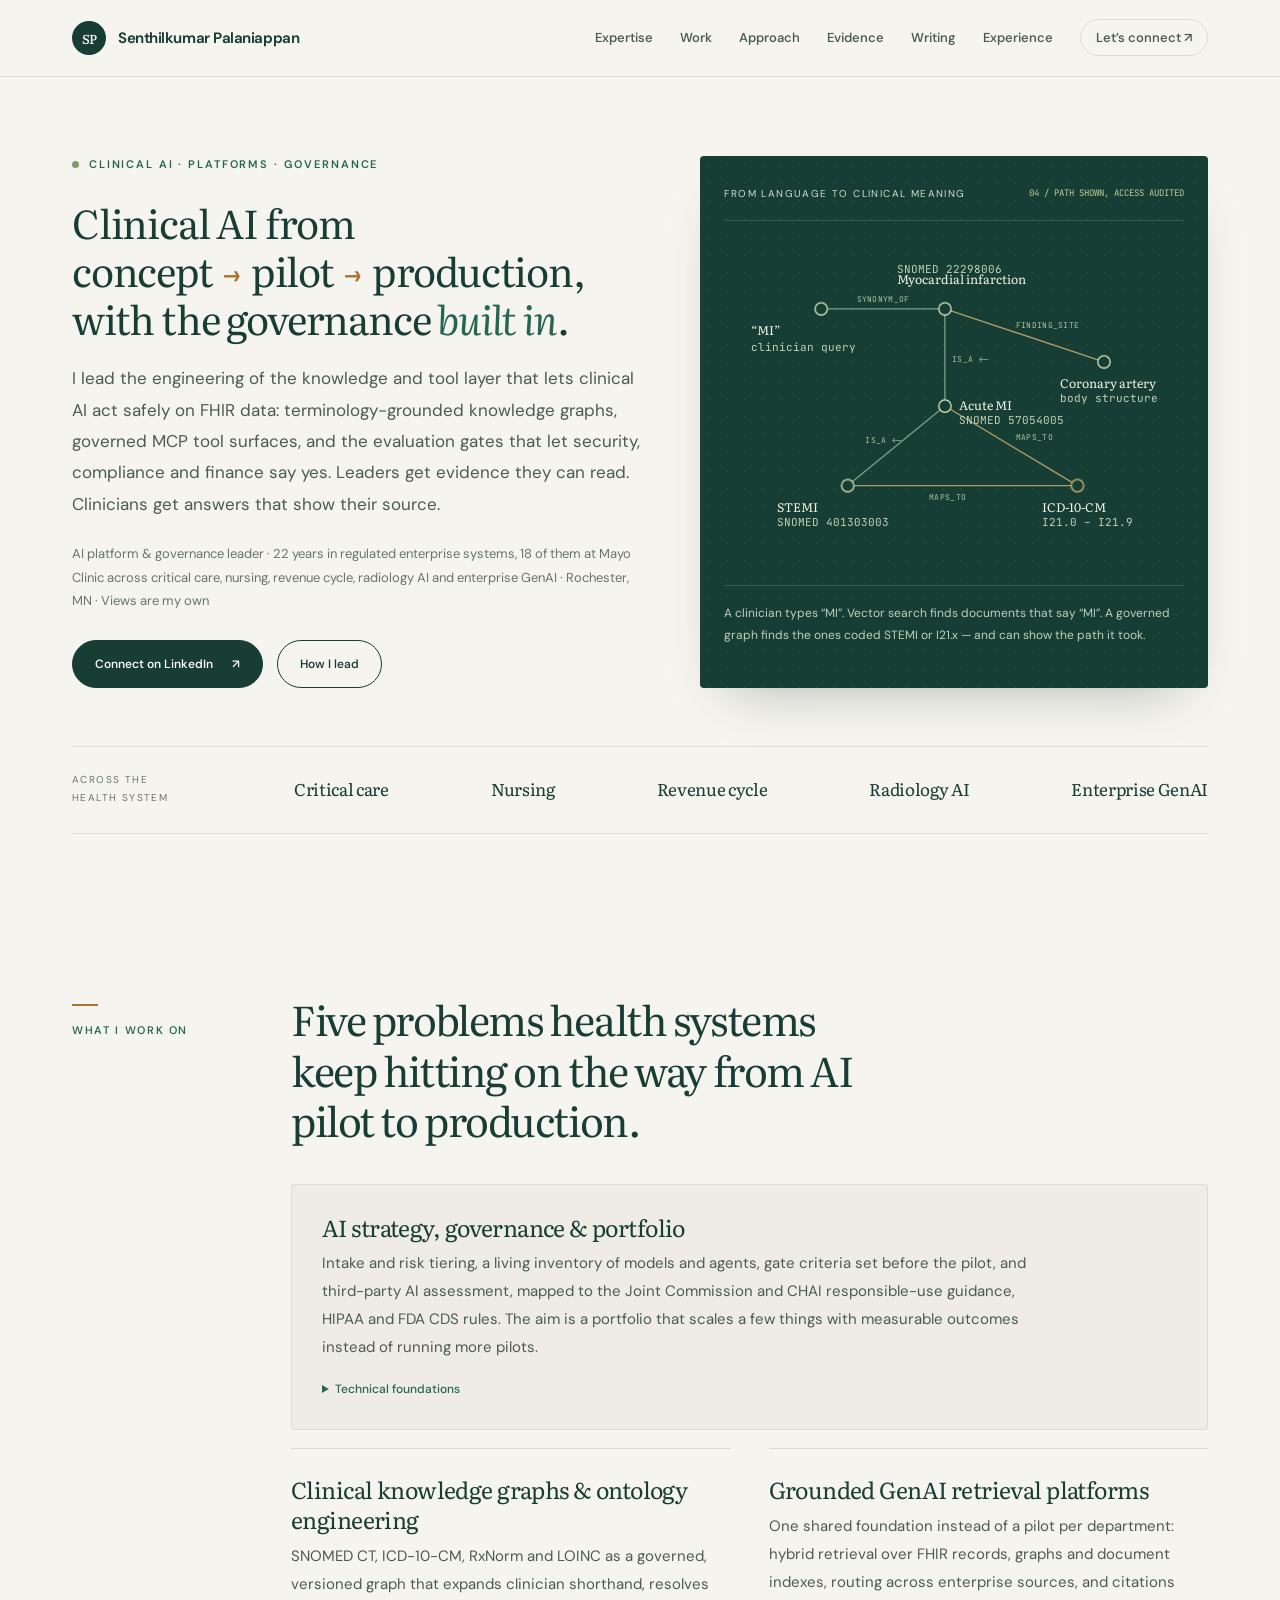
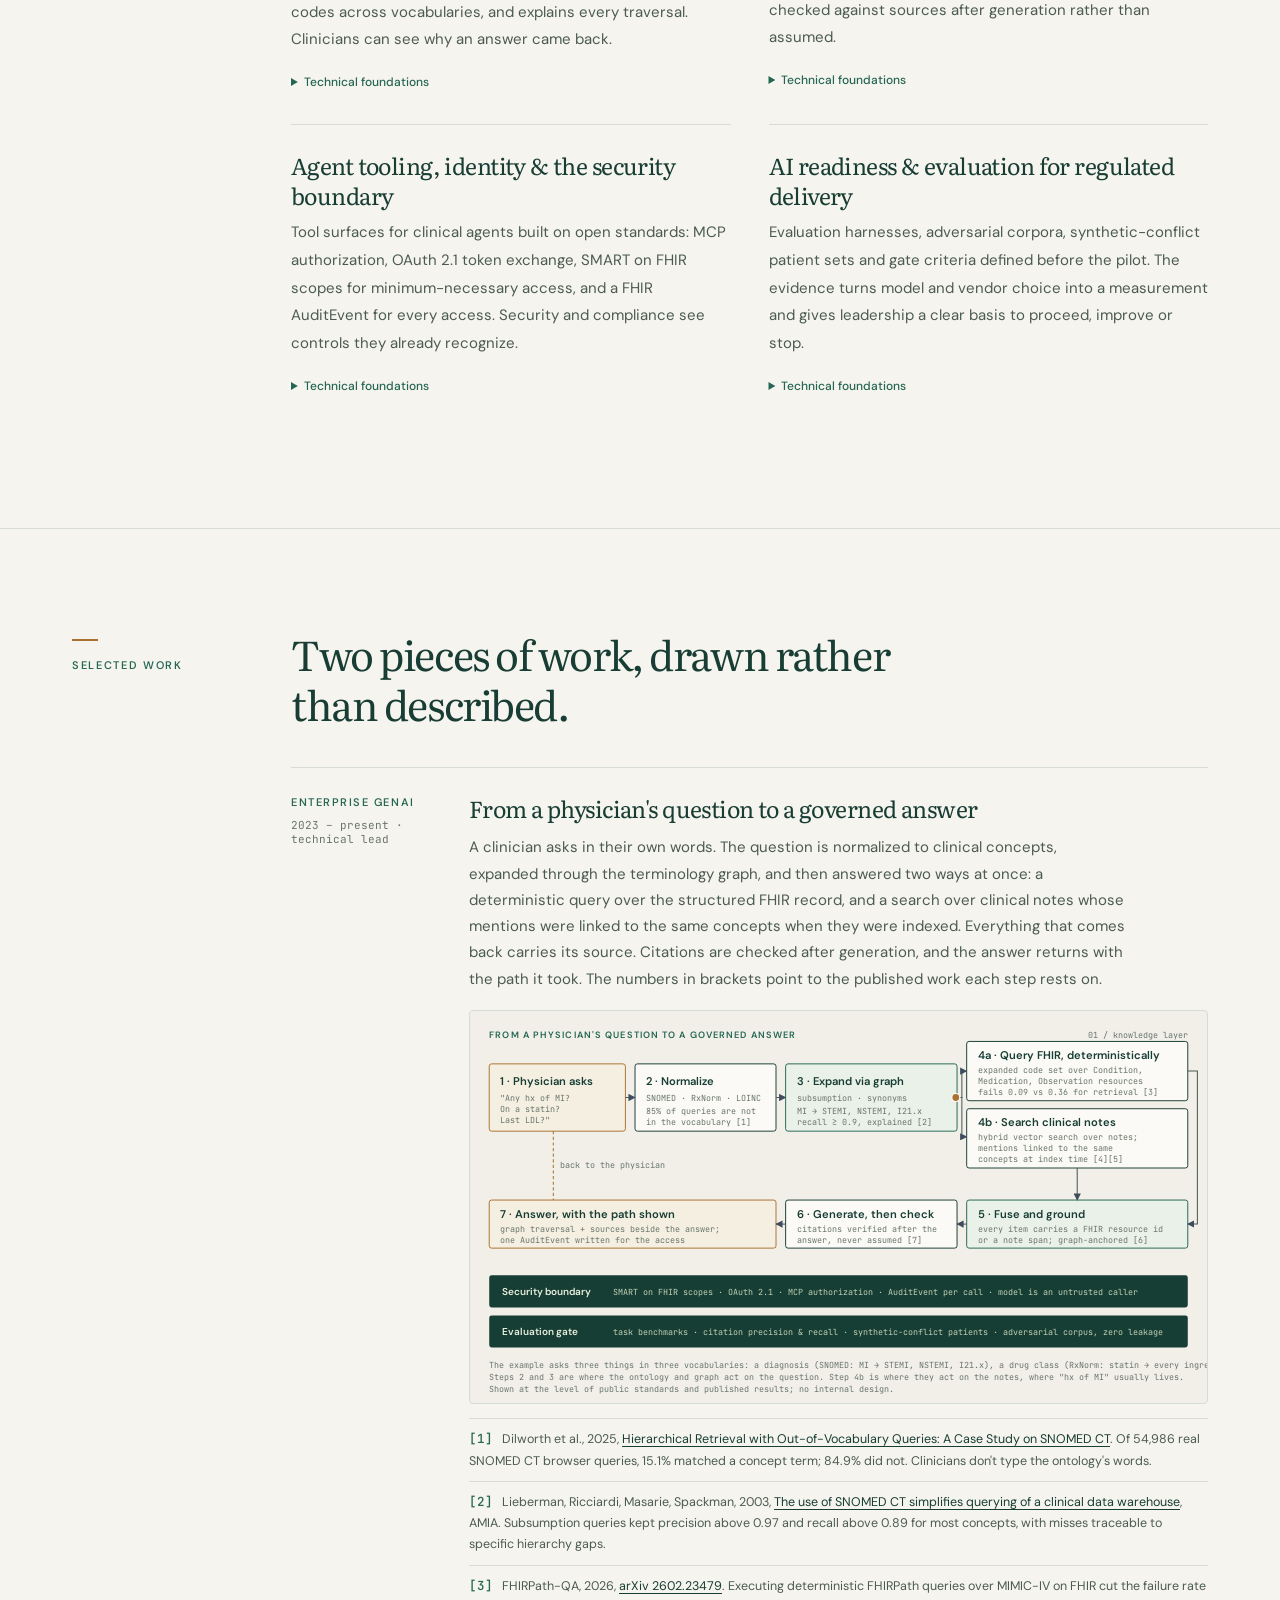
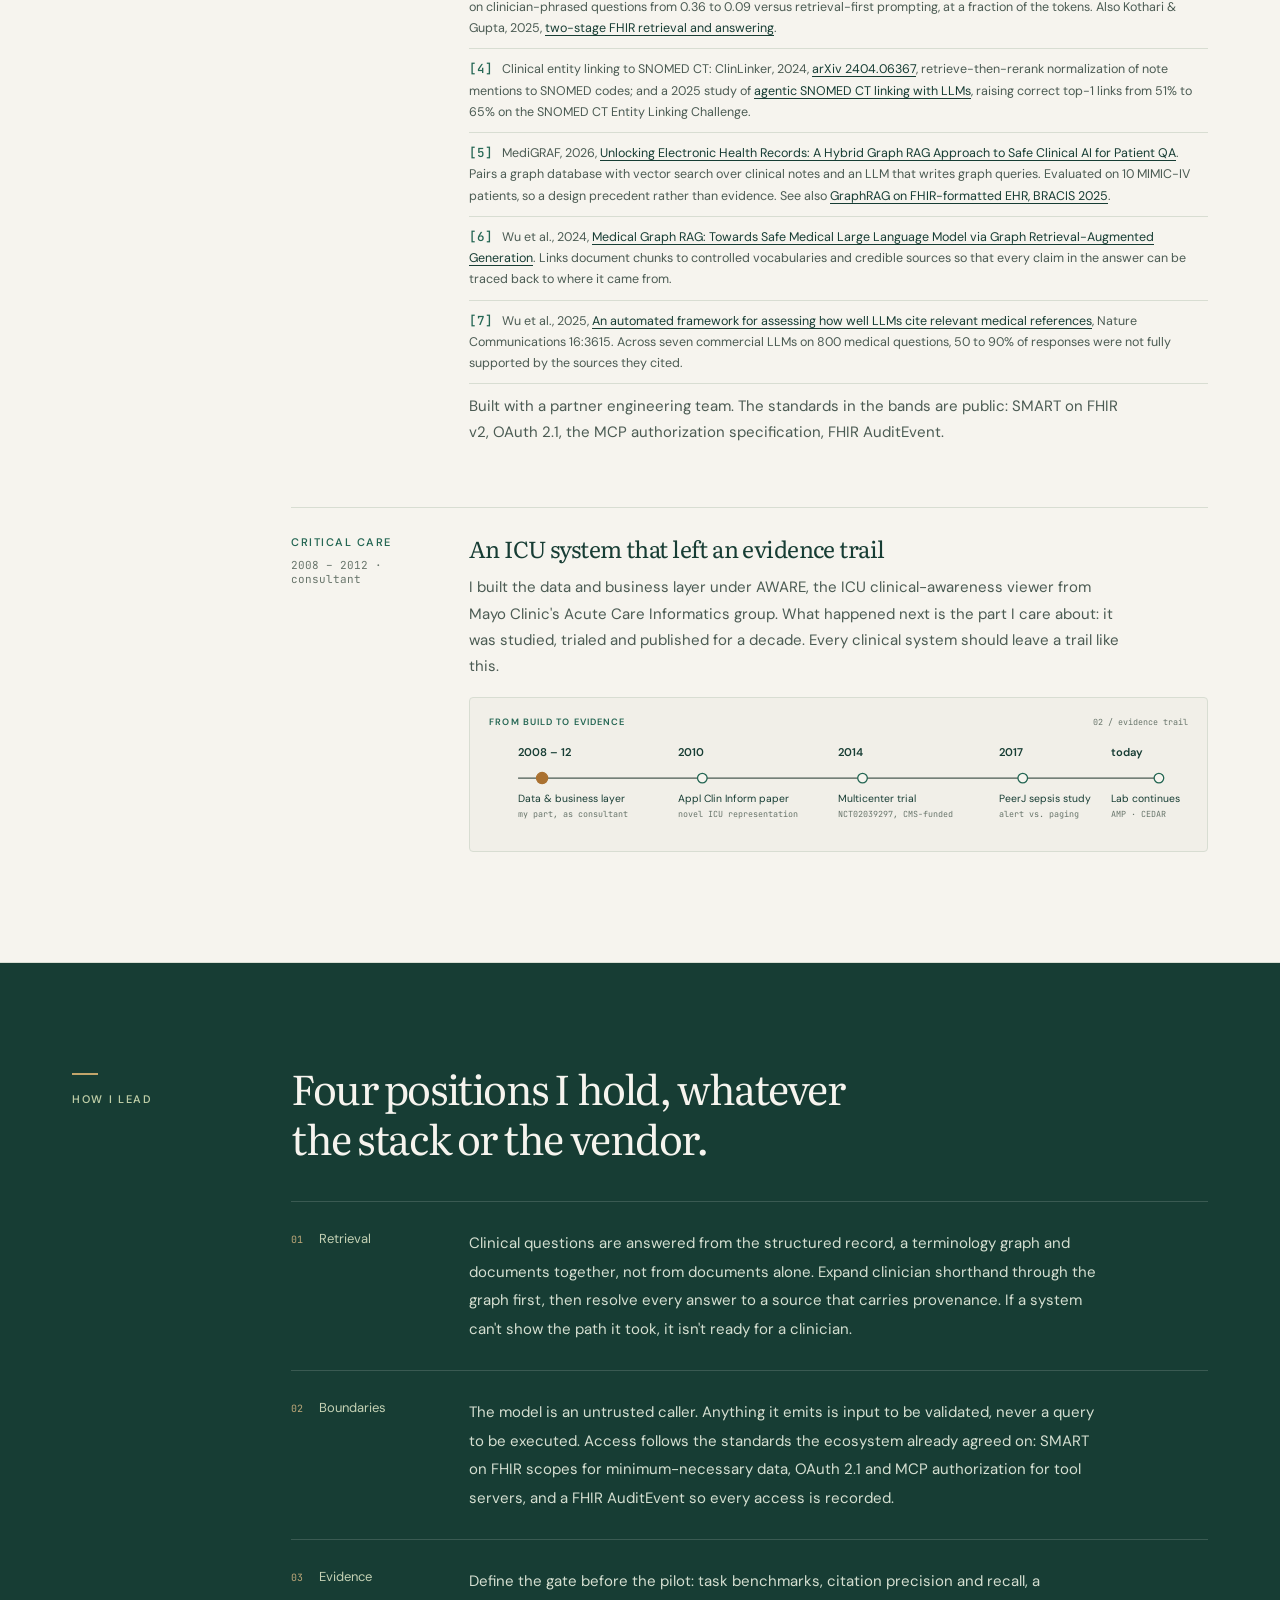
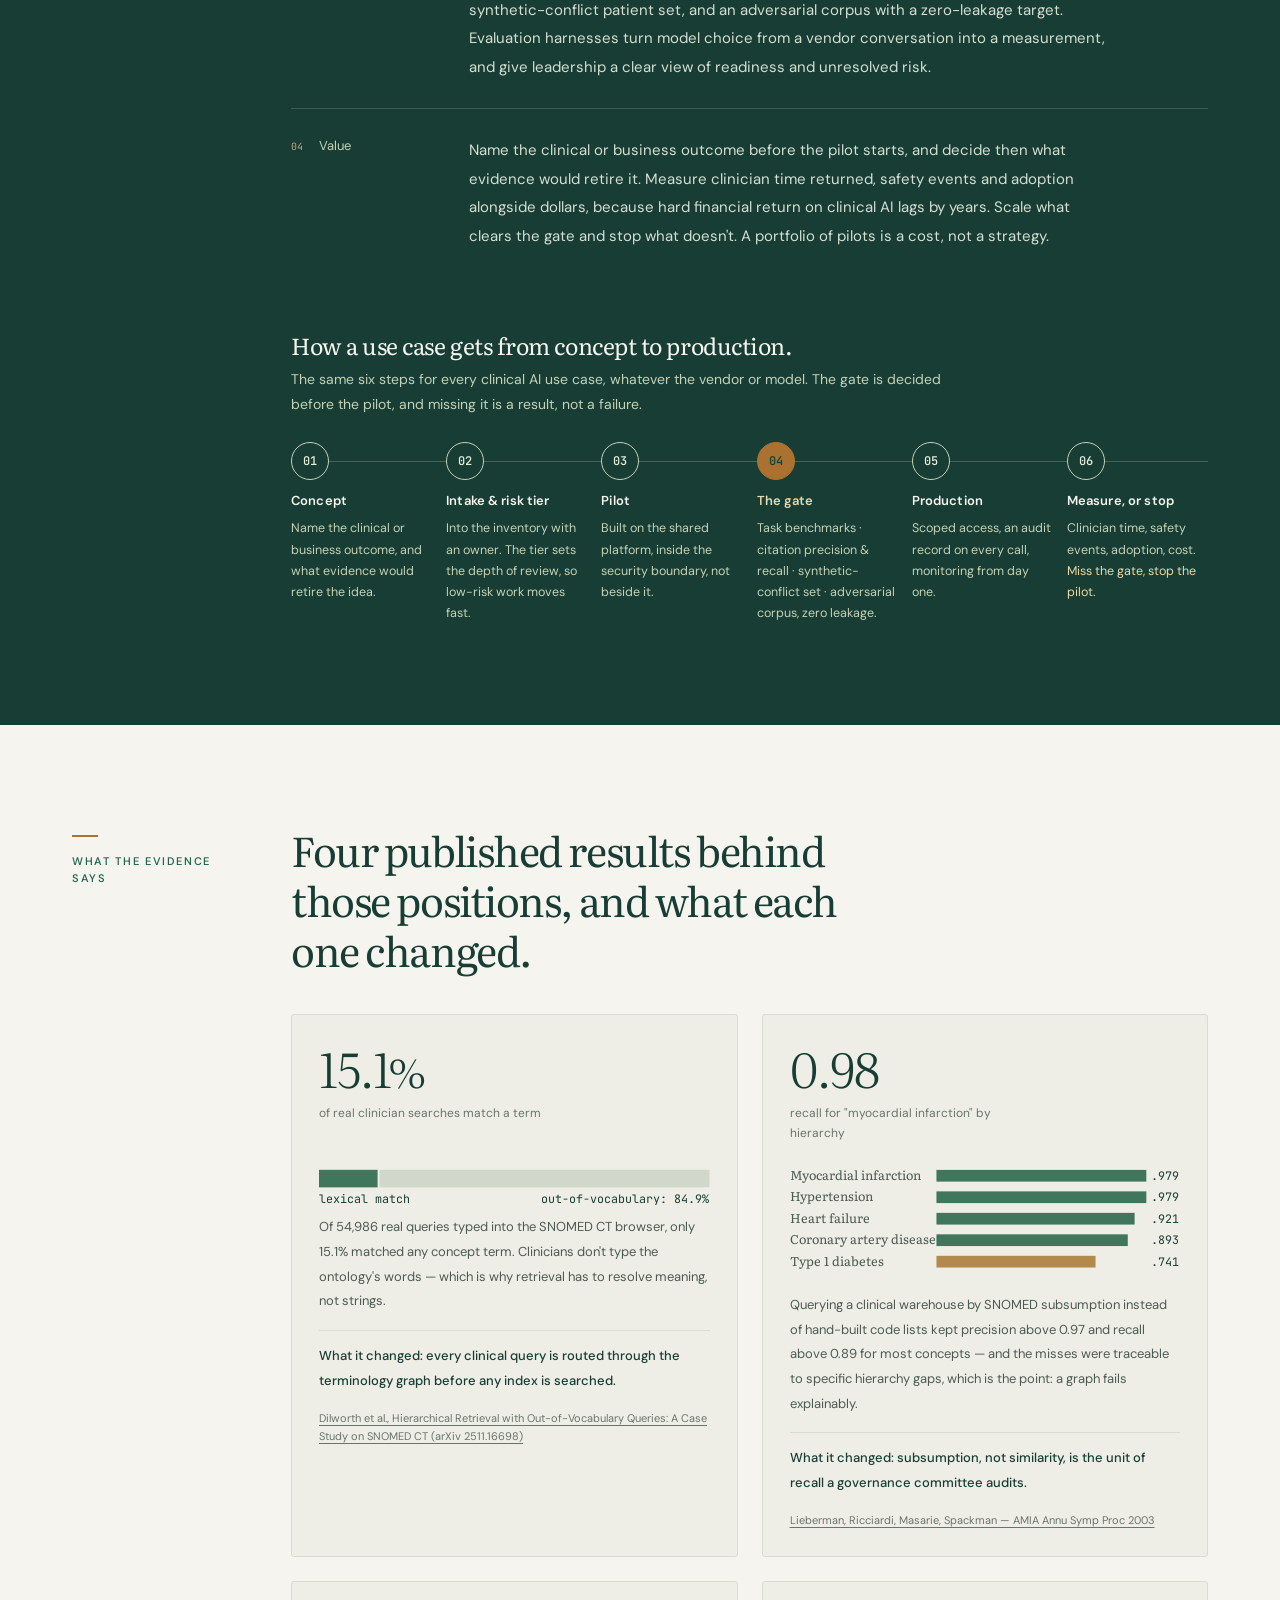
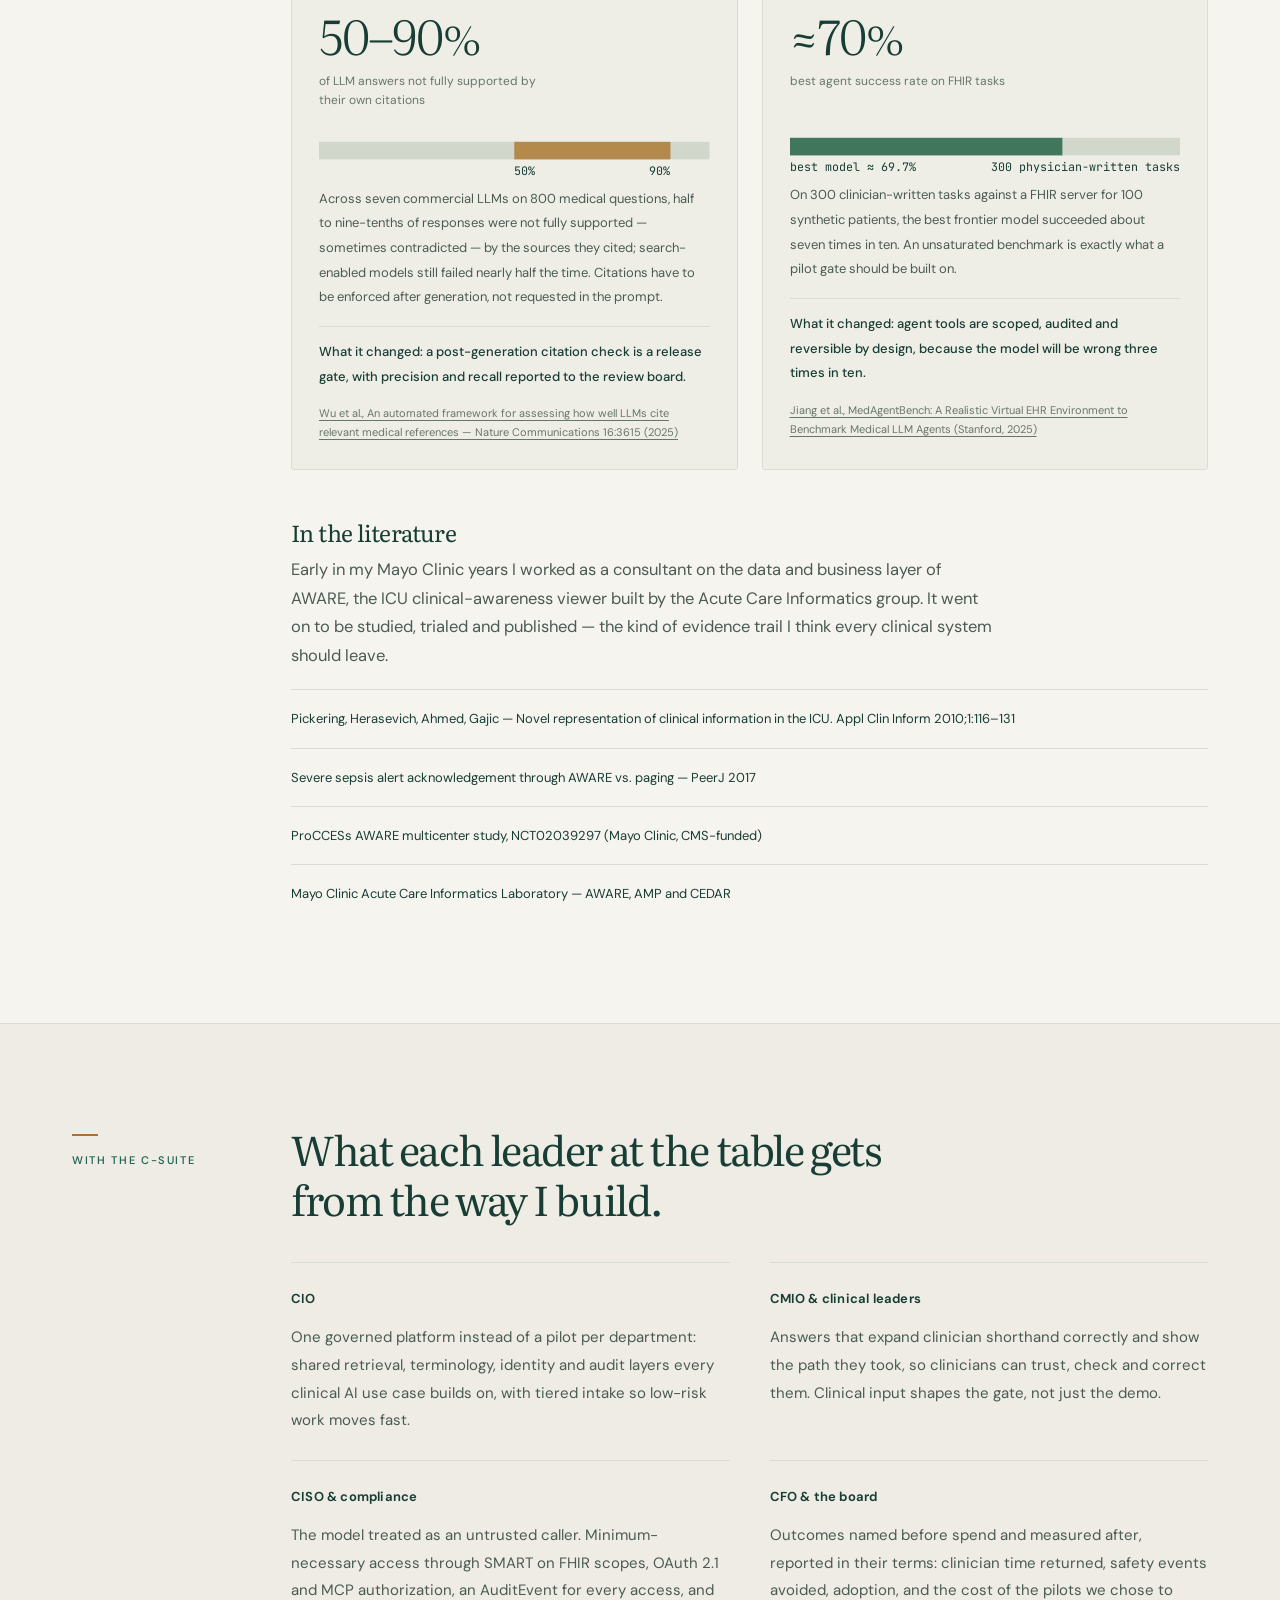
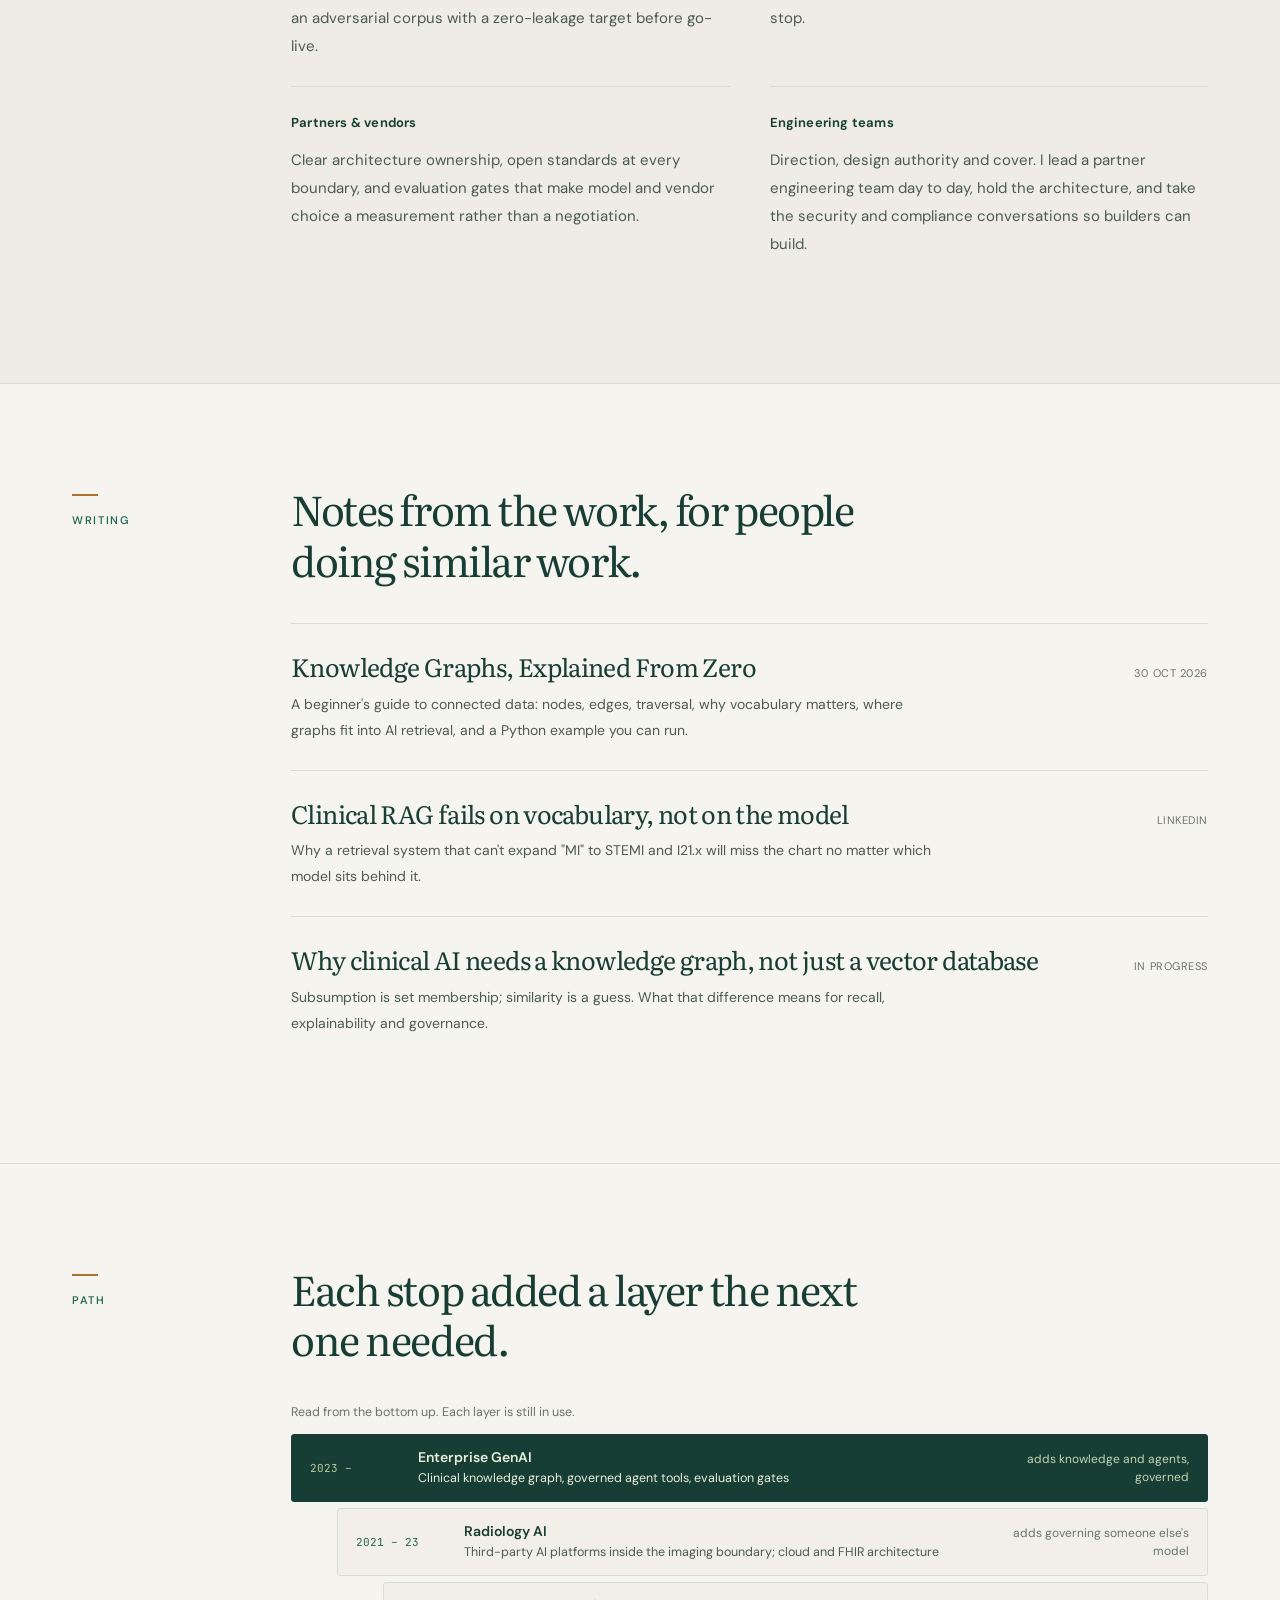
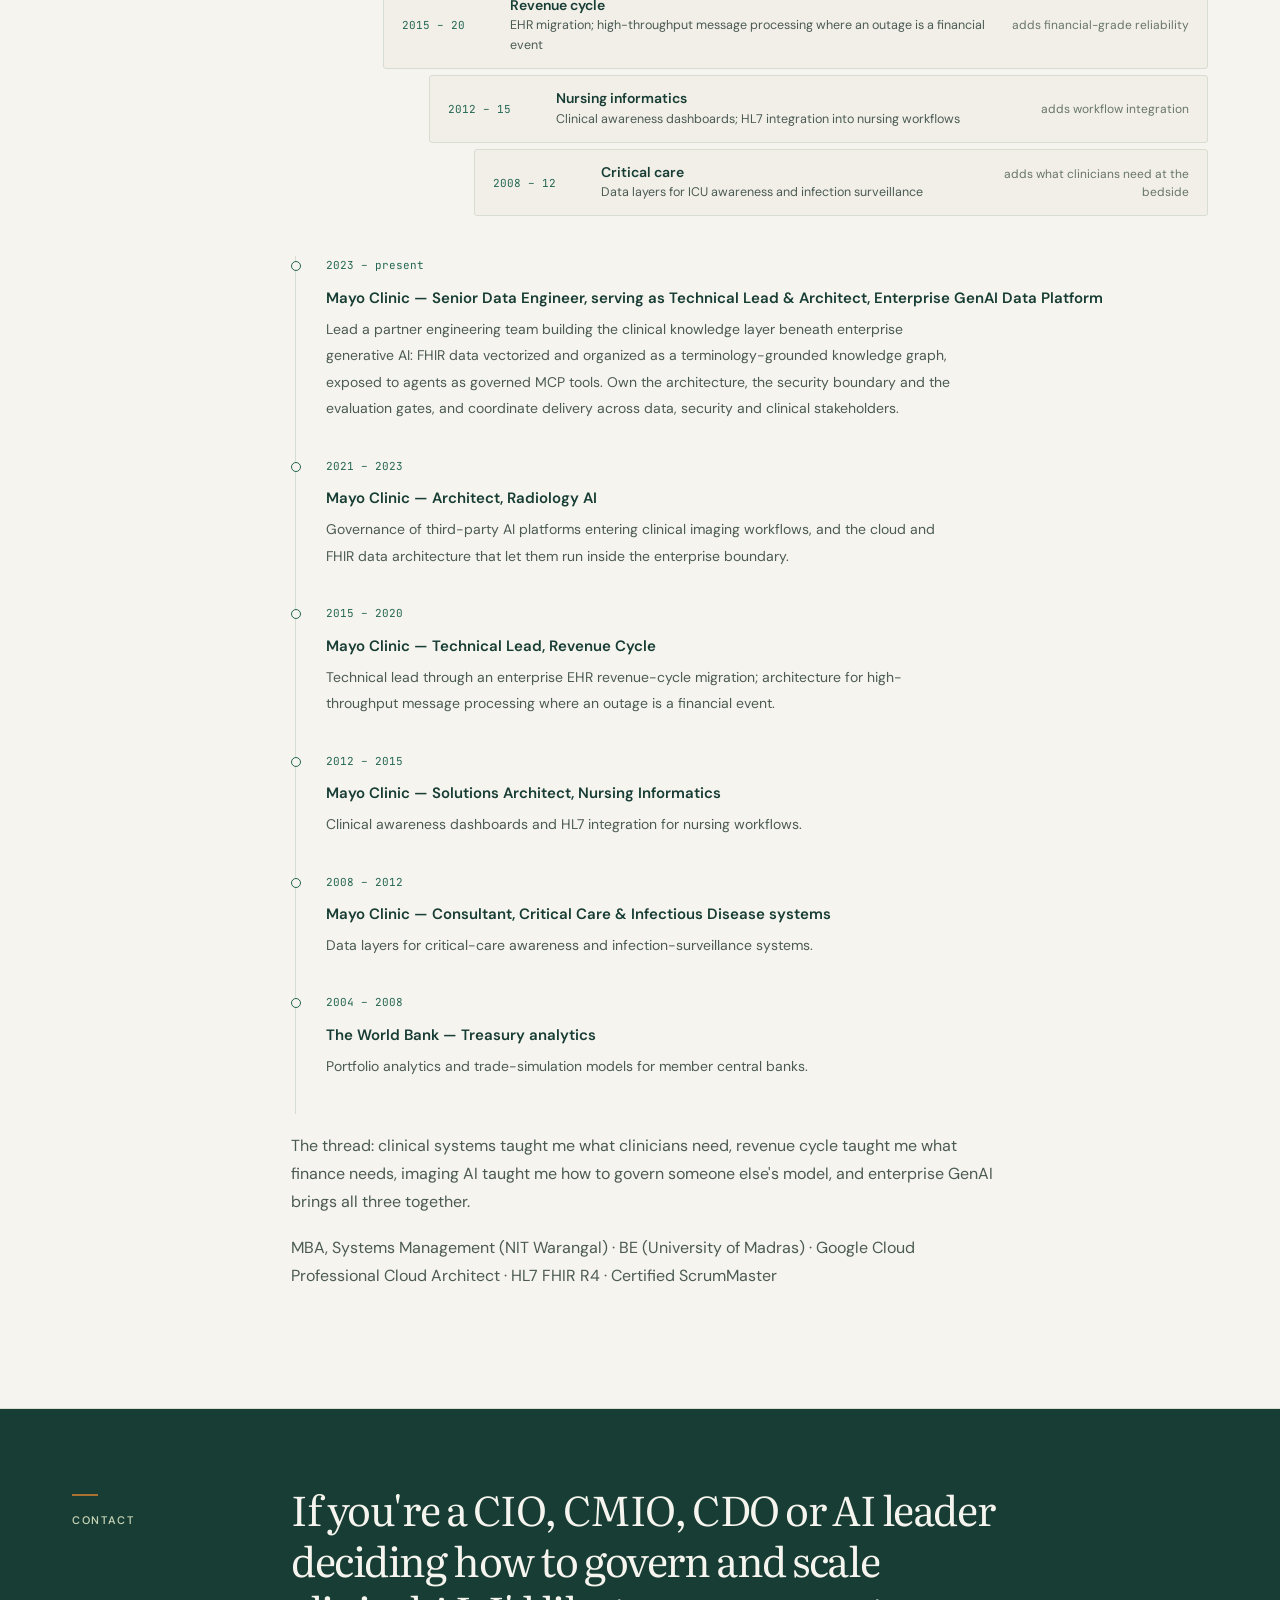
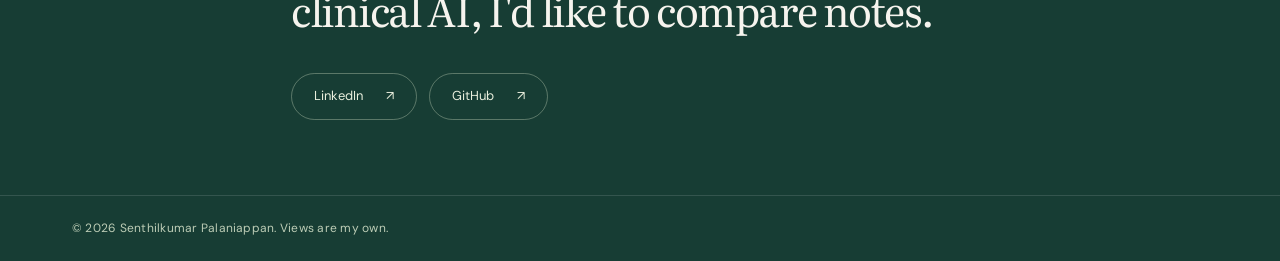
<file: versions/v6-physician-flow.html>
<!DOCTYPE html>
<html lang="en">
<head>
<meta charset="utf-8">
<meta name="viewport" content="width=device-width, initial-scale=1">
<title>Senthilkumar Palaniappan — Clinical AI Strategy, Platforms &amp; Governance</title>
<meta name="description" content="Senthilkumar Palaniappan — AI platform and governance leader in academic medicine. Takes clinical AI from pilot to production: FHIR-grounded clinical knowledge graphs, governed agent tooling on MCP, evaluation gates, and the governance that lets security, compliance and finance say yes.">
<link rel="preconnect" href="https://fonts.googleapis.com">
<link rel="preconnect" href="https://fonts.gstatic.com" crossorigin>
<link href="https://fonts.googleapis.com/css2?family=DM+Sans:wght@400;450;500;550;600;650;700&family=Literata:ital,opsz,wght@0,7..72,300;0,7..72,400;0,7..72,500;0,7..72,600;1,7..72,400&family=JetBrains+Mono:wght@400;500&display=swap" rel="stylesheet">
<style>
:root{
  --paper:#EEF1F3; --paper-2:#E4E9ED; --ink:#152238; --ink-2:#3E4C5E; --mute:#6B7788;
  --teal:#1E6B68; --teal-2:#2A8C87; --ochre:#B8862B; --rule:#C9D1D8;
  --serif:"Literata",Georgia,serif; --mono:"JetBrains Mono",ui-monospace,monospace;
  --w:1080px;
}
*{box-sizing:border-box}
html{scroll-behavior:smooth}
@media (prefers-reduced-motion:reduce){html{scroll-behavior:auto}}
body{margin:0;background:var(--paper);color:var(--ink);font-family:var(--serif);font-size:18px;line-height:1.6;font-weight:400;-webkit-font-smoothing:antialiased}
a{color:var(--teal);text-decoration-thickness:1px;text-underline-offset:3px}
a:hover{color:var(--teal-2)}
:focus-visible{outline:2px solid var(--ochre);outline-offset:3px}
.skip{position:absolute;left:-999px;top:8px;background:var(--ink);color:#fff;padding:8px 12px}
.skip:focus{left:8px;z-index:10}

header{position:sticky;top:0;background:color-mix(in srgb,var(--paper) 88%,transparent);backdrop-filter:blur(8px);border-bottom:1px solid var(--rule);z-index:5}
.nav{max-width:var(--w);margin:0 auto;padding:14px 24px;display:flex;align-items:baseline;justify-content:space-between;gap:24px}
.brand{font-weight:600;font-size:17px;color:var(--ink);text-decoration:none;letter-spacing:.01em}
.nav ul{list-style:none;margin:0;padding:0;display:flex;gap:26px;font-size:16px}
.nav ul a{color:var(--ink-2);text-decoration:none}
.nav ul a:hover{color:var(--teal)}

.wrap{max-width:var(--w);margin:0 auto;padding:0 24px}
section{padding:72px 0;border-bottom:1px solid var(--rule)}
.grid{display:grid;grid-template-columns:200px 1fr;gap:40px}
.rail{font-size:15px;color:var(--mute);font-style:italic;padding-top:6px}
h1,h2,h3{font-weight:500;line-height:1.15;margin:0}
h2{font-size:34px;margin-bottom:28px;letter-spacing:-.01em}
h3{font-size:22px;margin-bottom:8px}
p{margin:0 0 18px;max-width:64ch}
.lede{font-size:21px;color:var(--ink-2);max-width:58ch}

/* hero */
.hero{padding:84px 0 64px}
.hero .grid{grid-template-columns:1.05fr 1fr;align-items:center;gap:56px}
.hero h1{font-size:50px;font-weight:300;letter-spacing:-.015em;margin-bottom:22px}
.hero h1 em{font-style:italic;font-weight:400}
.hero .who{font-size:17px;color:var(--mute);margin-bottom:34px}
.cta{display:inline-flex;gap:14px;flex-wrap:wrap}
.btn{display:inline-block;padding:12px 20px;border:1.5px solid var(--ink);color:var(--ink);text-decoration:none;font-size:16px;border-radius:2px}
.btn.primary{background:var(--ink);color:#fff}
.btn:hover{border-color:var(--teal);color:var(--teal)}
.btn.primary:hover{background:var(--teal);color:#fff}

.graph{width:100%;height:auto;display:block}
.graph .edge{stroke:var(--ochre);stroke-width:1.5;fill:none;stroke-dasharray:400;stroke-dashoffset:400;animation:draw 1.1s ease-out forwards}
.graph .edge.isa{stroke:var(--teal)}
.graph .node{fill:var(--paper);stroke:var(--ink);stroke-width:1.5;opacity:0;animation:pop .5s ease-out forwards}
.graph .node.code{stroke:var(--ochre)}
.graph .lbl{font-family:var(--serif);font-size:14px;fill:var(--ink);opacity:0;animation:pop .5s ease-out forwards}
.graph .code-lbl{font-family:var(--mono);font-size:12.5px;fill:var(--ink-2);opacity:0;animation:pop .5s ease-out forwards}
.graph .elbl{font-family:var(--mono);font-size:10.5px;fill:var(--mute);opacity:0;animation:pop .5s ease-out forwards;letter-spacing:.04em}
@keyframes draw{to{stroke-dashoffset:0}}
@keyframes pop{to{opacity:1}}
@media (prefers-reduced-motion:reduce){.graph .edge{stroke-dashoffset:0;animation:none}.graph .node,.graph .lbl,.graph .code-lbl,.graph .elbl{opacity:1;animation:none}}
.caption{font-size:14px;color:var(--mute);font-style:italic;margin-top:10px;max-width:none}

/* practice areas — ruled list */
.areas{display:grid;grid-template-columns:1fr 1fr;gap:0 48px}
.area{padding:22px 0;border-top:1px solid var(--rule)}
.area p{font-size:17px;color:var(--ink-2);margin:0}
.area .stack{font-family:var(--mono);font-size:12.5px;color:var(--mute);margin-top:10px;line-height:1.7}
.area.wide{grid-column:1/-1}
.area.wide p{max-width:72ch}

/* work */
.work{display:grid;gap:36px}
.case{display:grid;grid-template-columns:160px 1fr;gap:28px;padding-top:24px;border-top:1px solid var(--rule)}
.case .k{font-size:15px;color:var(--mute);line-height:1.5}
.case p{font-size:17px}
.case ul{margin:0;padding-left:18px;color:var(--ink-2);font-size:16.5px}
.case li{margin-bottom:6px}

/* evidence */
.ev{display:grid;grid-template-columns:1fr 1fr;gap:40px 48px}
.ev figure{margin:0;padding-top:20px;border-top:1px solid var(--rule)}
.ev svg{width:100%;height:auto;display:block}
.ev figcaption{font-size:15px;color:var(--ink-2);margin-top:10px;line-height:1.5}
.ev figcaption a{font-size:13.5px;color:var(--mute);display:block;margin-top:4px}
.ev .drove{display:block;margin-top:8px;color:var(--ink);font-style:italic}
.ev .big{font-size:40px;font-weight:300;letter-spacing:-.02em;line-height:1;margin:0 0 6px}
.ev .big small{font-size:16px;color:var(--mute);letter-spacing:0;margin-left:8px;font-weight:400}
.chart text{font-family:var(--serif);font-size:13px;fill:var(--ink-2)}
.chart .v{font-family:var(--mono);font-size:12px;fill:var(--ink)}
.chart .bar{fill:var(--teal)}
.chart .bar.dim{fill:var(--rule)}
.chart .bar.oc{fill:var(--ochre)}
.bd{width:100%;height:auto;display:block;margin:14px 0 4px}
.bd text{font-family:var(--serif);font-size:12.5px;fill:var(--ink)}
.bd .m{font-family:var(--mono);font-size:10.5px;fill:var(--mute)}
.bd .box{fill:var(--paper);stroke:var(--ink);stroke-width:1.2}
.bd .box.g{stroke:var(--teal)}
.bd .ln{stroke:var(--ink-2);stroke-width:1.2;fill:none}
.bd .ln.no{stroke:var(--ochre);stroke-dasharray:4 3}
.lit{list-style:none;margin:0;padding:0}
.lit li{padding:14px 0;border-top:1px solid var(--rule);font-size:16px;color:var(--ink-2)}
.lit a{color:var(--ink)}
@media (max-width:860px){.ev{grid-template-columns:1fr}}

/* leadership table */
.table{display:grid;grid-template-columns:1fr 1fr;gap:0 48px}
.table .row{padding:20px 0;border-top:1px solid var(--rule)}
.table .row b{display:block;font-weight:500;font-size:19px;margin-bottom:6px}
.table .row p{font-size:16.5px;color:var(--ink-2);margin:0}
@media (max-width:860px){.table{grid-template-columns:1fr}}

/* writing */
.posts{list-style:none;margin:0;padding:0}
.posts li{padding:18px 0;border-top:1px solid var(--rule);display:grid;grid-template-columns:1fr auto;gap:20px;align-items:baseline}
.posts a{text-decoration:none;color:var(--ink);font-size:20px}
.posts a:hover{color:var(--teal);text-decoration:underline}
.posts small{color:var(--mute);font-size:14px;white-space:nowrap}
.posts .sum{grid-column:1/-1;color:var(--ink-2);font-size:16px;margin:0}

/* timeline */
.tl{list-style:none;margin:0;padding:0;border-left:1.5px solid var(--rule);margin-left:4px}
.tl li{position:relative;padding:0 0 26px 28px}
.tl li::before{content:"";position:absolute;left:-6px;top:10px;width:10px;height:10px;border-radius:50%;background:var(--paper);border:1.5px solid var(--teal)}
.tl .yr{font-family:var(--mono);font-size:12.5px;color:var(--mute);display:block;margin-bottom:2px}
.tl b{font-weight:500}
.tl p{font-size:16px;color:var(--ink-2);margin:4px 0 0}

/* contact */
.contact{padding:72px 0 56px;border-bottom:none}
.contact .links{display:flex;gap:28px;flex-wrap:wrap;font-size:18px}
footer{font-size:14px;color:var(--mute);padding:16px 0 40px}

@media (max-width:860px){
  body{font-size:17px}
  .grid,.hero .grid{grid-template-columns:1fr;gap:16px}
  .rail{padding-top:0}
  .hero{padding:48px 0}
  .hero h1{font-size:36px}
  h2{font-size:28px}
  section{padding:52px 0}
  .areas{grid-template-columns:1fr}
  .case{grid-template-columns:1fr;gap:6px}
  .nav{flex-direction:column;gap:6px;align-items:flex-start;padding:12px 20px}
  .nav ul{gap:14px;font-size:14px;flex-wrap:wrap}
}

/* Editorial identity */
:root{--paper:#f6f4ee;--paper-2:#eeece4;--ink:#173d34;--ink-2:#4b5b53;--mute:#68756b;--teal:#246653;--teal-2:#347d65;--ochre:#aa7130;--rule:#d8ddd2;--sans:"DM Sans",Arial,sans-serif;--w:1200px}
body{font-family:var(--sans);font-size:17px;line-height:1.75}
::selection{background:#d1dfb6;color:#173d34}
header{background:#f6f4eef2;backdrop-filter:blur(16px)}
.nav{padding:21px 32px;align-items:center;gap:30px}
.brand{font-size:15px;font-weight:650;display:flex;align-items:center;gap:12px;white-space:nowrap;letter-spacing:-.03em}
.brand::before{content:"SP";font:500 13px var(--serif);letter-spacing:-.07em;background:var(--ink);color:var(--paper);width:34px;height:34px;border-radius:50%;display:grid;place-items:center}
.nav ul{gap:27px;font-size:12px;font-weight:550;align-items:center}
.nav ul li:last-child a{border:1px solid var(--rule);padding:9px 15px;border-radius:40px}
.wrap{padding:0 32px}
section{padding:100px 0;scroll-margin-top:95px}
.grid{grid-template-columns:165px minmax(0,1fr);gap:54px}
.rail{font:550 10px/1.6 var(--sans);letter-spacing:.15em;text-transform:uppercase;color:var(--teal);padding-top:10px}
.rail::before{content:"";display:block;width:26px;height:2px;background:var(--ochre);margin-bottom:16px}
h1,h2,h3{font-family:var(--serif)}
h2{font-weight:400;font-size:clamp(30px,3.2vw,43px);line-height:1.23;max-width:25ch;margin-bottom:38px;letter-spacing:-.035em}
h3{font-size:23px;font-weight:400;line-height:1.3;letter-spacing:-.025em}
.hero{padding:78px 0 60px;overflow:hidden;border-bottom:0}
.hero .grid{grid-template-columns:1.13fr 1fr;gap:55px;align-items:center}
.eyebrow{font-size:10px;font-weight:600;text-transform:uppercase;letter-spacing:.17em;color:var(--teal);display:flex;align-items:center;gap:10px;margin:0 0 24px}
.eyebrow::before{content:"";height:7px;width:7px;background:#7e9c63;border-radius:50%}
.hero h1{font-size:clamp(40px,4.6vw,62px);line-height:1.13;font-weight:400;letter-spacing:-.045em;margin-bottom:26px}
.hero h1 em{color:var(--teal);font-weight:400}
.lede{font-size:16px;line-height:1.85;max-width:53ch;color:var(--ink-2)}
.hero .who{font-size:11px;line-height:1.9;max-width:64ch;margin:22px 0 28px}
.btn{font:550 12px var(--sans);padding:15px 22px;border-radius:40px;border-width:1px;transition:background .2s,color .2s,transform .2s}
.btn:hover{transform:translateY(-2px)}
.btn.primary{background:var(--ink);border-color:var(--ink)}
.btn.primary::after{content:" ↗";margin-left:16px}
.graph-panel{background:#163e34;border-radius:4px;padding:29px 24px 23px;position:relative;background-image:radial-gradient(#bcd1b014 .8px,transparent .8px);background-size:18px 18px;box-shadow:0 25px 55px -32px #173d3466}
.panel-top{display:flex;justify-content:space-between;align-items:center;font-size:9px;letter-spacing:.14em;text-transform:uppercase;color:#d3ddc8;border-bottom:1px solid #ffffff24;padding-bottom:18px;margin-bottom:26px}
.panel-top span:last-child{color:#bdcc9a;font-family:var(--mono);font-size:9px;letter-spacing:0}
.graph .node{fill:#173e34;stroke:#d5e3bb;opacity:1;animation:none}
.graph .node.code{stroke:#d9b976}
.graph .lbl{fill:#f1f3e6;opacity:1;animation:none}
.graph .code-lbl{fill:#c2d0b7;opacity:1;animation:none}
.graph .elbl{fill:#adc2a5;opacity:1;animation:none;font-size:9px}
.graph .edge{stroke:#d5b477;stroke-dashoffset:0;animation:none;opacity:.8}
.graph .edge.isa{stroke:#91b99b}
.graph-panel .caption{color:#c0cfba;font-family:var(--sans);font-style:normal;font-size:11px;line-height:1.8;padding-top:17px;border-top:1px solid #ffffff24;margin-top:20px}
.career-strip{display:flex;justify-content:space-between;gap:24px;border-top:1px solid var(--rule);border-bottom:1px solid var(--rule);padding:24px 0 27px;margin-top:58px;align-items:center}
.career-strip .strip-label{font-size:9px;text-transform:uppercase;letter-spacing:.14em;color:var(--mute);max-width:120px}
.career-strip span:not(.strip-label){font-family:var(--serif);font-size:17px;letter-spacing:-.02em}
.areas{gap:0 38px}.area{padding:26px 0 30px}.area p{font-size:14px;line-height:1.85}.area .stack{font-size:10px;line-height:1.9;color:var(--teal);margin-top:17px}
.area.wide{background:var(--paper-2);padding:28px 30px;margin-bottom:18px;border:1px solid var(--rule);border-radius:3px}
#selected{background:var(--ink);color:var(--paper);border:0}
#selected .rail{color:#bfcea7}#selected .rail::before{background:#c2a56b}
#selected h2{max-width:24ch}
.work{gap:0;counter-reset:position}
.case{grid-template-columns:150px minmax(0,1fr);gap:28px;border-color:#ffffff26;padding:27px 0;counter-increment:position}
.case .k{color:#c5d2b5;font-size:12px;display:flex;gap:16px;align-items:baseline}
.case .k::before{content:"0" counter(position);font-family:var(--mono);font-size:10px;color:#bca779}
.case p{font-size:14px;line-height:1.9;color:#d5dfd1;margin:0}
.ev{gap:24px}.ev figure{background:#eeeee6;border:1px solid var(--rule);padding:27px;border-radius:3px;min-width:0}
.ev .big{font-family:var(--serif);font-size:48px;color:var(--ink);margin-bottom:23px;line-height:1.1}
.ev .big small{display:block;font-family:var(--sans);font-size:11px;line-height:1.6;margin:10px 0 0;letter-spacing:0;max-width:28ch;min-height:35px}
.ev figcaption{font-size:12px;line-height:1.9}.ev figcaption a{font-size:10px;line-height:1.7;margin-top:15px}.ev .drove{font-style:normal;border-top:1px solid var(--rule);padding-top:13px;margin-top:16px;font-weight:500}
.chart .bar.dim{fill:#d1d8cb}.chart .bar{fill:#40765b}.chart .bar.oc{fill:#b38a4c}
.lit li{font-size:12px;padding:17px 0;line-height:1.8}.lit a{text-decoration:none}.lit a:hover{text-decoration:underline}
#leadership{background:var(--paper-2)}
.table{gap:0 40px}.table .row{padding:25px 0}.table .row b{font-size:12px;font-family:var(--sans);font-weight:650;margin-bottom:13px;letter-spacing:.015em}.table .row p{font-size:14px;line-height:1.85}
.posts li{padding:26px 0;gap:8px 20px}.posts a,.posts .draft-title{font:400 25px/1.35 var(--serif);letter-spacing:-.025em}.posts small{font-size:10px;text-transform:uppercase;letter-spacing:.05em}.posts .sum{font-size:13px;max-width:65ch;line-height:1.85}
.tl{margin-top:10px}.tl li{padding:0 0 35px 30px}.tl .yr{font-size:10px;margin-bottom:9px;color:var(--teal)}.tl b{font-size:14px;font-weight:600;line-height:1.8;display:block}.tl p{font-size:13px;line-height:1.9}.tl li::before{background:var(--paper);top:5px;width:8px;height:8px;left:-5px}
.contact{background:var(--ink);color:var(--paper);padding:75px 0}.contact .rail{color:#c5d2b5}.contact h2{font-size:clamp(29px,3.2vw,43px);max-width:30ch}.contact .links{gap:12px}.contact .links a{font-size:12px;border:1px solid #d2dfc45c;padding:11px 22px;border-radius:30px;color:#e9efdd;text-decoration:none}.contact .links a::after{content:" ↗";margin-left:20px}.contact .links a:hover{background:#ffffff12}
footer{background:var(--ink);color:#bdcdb6;border-top:1px solid #ffffff20;font-size:10px;padding:22px 0;letter-spacing:.02em}
@media(min-width:861px) and (max-width:1100px){.nav ul{gap:16px}.hero .grid{gap:30px}.grid{gap:32px;grid-template-columns:135px minmax(0,1fr)}}
@media(max-width:860px){.nav{flex-direction:row;padding:15px 24px;gap:15px}.nav ul{font-size:11px;gap:16px}.nav ul li:nth-child(2),.nav ul li:nth-child(3){display:none}.nav ul li:last-child a{padding:7px 12px}.brand{font-size:12px;gap:8px}.brand::before{width:28px;height:28px;font-size:11px}.wrap{padding:0 24px}.hero{padding:44px 0 0}.hero .grid{grid-template-columns:minmax(0,1fr);gap:36px}.hero h1{max-width:17ch;font-size:clamp(40px,7vw,60px)}.lede{max-width:65ch}.hero .who{max-width:75ch}.graph-panel{max-width:620px;width:100%;margin:0 auto}.grid{grid-template-columns:minmax(0,1fr);gap:24px}.rail::before{display:inline-block;vertical-align:middle;margin:0 12px 3px 0;width:18px}.rail{padding:0}.career-strip{margin-top:40px;flex-wrap:wrap;justify-content:flex-start;gap:15px 25px}.career-strip .strip-label{width:100%;max-width:none}.career-strip span:not(.strip-label){font-size:15px}section{padding:60px 0}h2{max-width:28ch}.areas{grid-template-columns:1fr 1fr;gap:0 25px}.ev{grid-template-columns:1fr 1fr}.ev figure{padding:20px}.table{grid-template-columns:1fr 1fr}.case{grid-template-columns:110px minmax(0,1fr);gap:15px}}
@media(max-width:540px){.nav ul li:first-child{display:none}.nav{gap:8px}.brand{font-size:11px}.eyebrow{font-size:8px;letter-spacing:.12em}.hero h1{font-size:42px}.lede{font-size:15px}.hero .who{font-size:10px}.graph-panel{padding:22px 12px 16px}.panel-top{font-size:8px;margin:0 9px 20px}.panel-top span:last-child{font-size:8px}.graph-panel .caption{margin:15px 9px 0}.areas,.ev,.table{grid-template-columns:minmax(0,1fr)}.area.wide{padding:23px}.case{grid-template-columns:minmax(0,1fr);gap:12px}.case p{font-size:13px}.ev .big small{min-height:0}.posts li{grid-template-columns:1fr;gap:12px}.posts small{grid-row:1}.posts a,.posts .draft-title{font-size:23px}h2{font-size:31px}.contact{padding:55px 0}.career-strip{padding-bottom:26px}.career-strip span:not(.strip-label){font-size:14px}}

.technical-detail{margin-top:16px}.technical-detail summary{font:500 12px var(--sans);color:var(--teal);cursor:pointer;padding:4px 0}.technical-detail[open] summary{margin-bottom:8px}
/* v4: readable sizes for an executive audience */
.nav ul{font-size:13px}.eyebrow{font-size:11px}.lede{font-size:17px}.hero .who{font-size:13px;line-height:1.8}.rail{font-size:11px}
.area p{font-size:15px}.area .stack{font-size:11px}.case .k{font-size:13px}.case p{font-size:15px}
.ev figcaption{font-size:13px}.ev figcaption a{font-size:11px}.ev .big small{font-size:12px}.lit li{font-size:13px}
.table .row b{font-size:13px}.table .row p{font-size:15px}.posts small{font-size:11px}.posts .sum{font-size:14px}
.tl .yr{font-size:11px}.tl b{font-size:15px}.tl p{font-size:14px}.graph-panel .caption{font-size:12px}.panel-top{font-size:10px}
.career-strip .strip-label{font-size:10px}.contact .links a{font-size:13px}footer{font-size:12px}
.hero h1{font-size:clamp(28px,3.1vw,40px);line-height:1.2;max-width:none;letter-spacing:-.03em;margin-bottom:22px}
.hero h1 .arr{color:var(--ochre);font-weight:300;font-size:.8em;margin:0 .12em;position:relative;top:-.06em}
.hero h1 .pipe{white-space:nowrap}
@media(max-width:860px){.hero h1{font-size:clamp(28px,4.8vw,38px)}}
@media(max-width:540px){.hero h1{font-size:27px}.hero h1 .pipe{white-space:normal}}
/* v5: looping animated graph (JS adds .anim; reduced-motion users get the static graph) */
@media (prefers-reduced-motion:no-preference){
.graph-panel.anim .graph .edge{stroke-dashoffset:400;animation:none}
.graph-panel.anim .graph .node,.graph-panel.anim .graph .lbl,.graph-panel.anim .graph .code-lbl,.graph-panel.anim .graph .elbl{opacity:0;animation:none}
.graph-panel.anim .graph.play .edge{animation:draw 1.1s ease-out forwards}
.graph-panel.anim .graph.play .node,.graph-panel.anim .graph.play .lbl,.graph-panel.anim .graph.play .code-lbl,.graph-panel.anim .graph.play .elbl{animation:pop .5s ease-out forwards}
.graph-panel.anim .graph.play .node.hit{animation:pop .5s ease-out forwards,ring 1.2s ease-out 3s 2}
@keyframes ring{0%{stroke-width:1.5;r:7}40%{stroke-width:3;r:10}100%{stroke-width:1.5;r:7}}
.graph-panel.anim .graph{transition:opacity .6s}.graph-panel.anim .graph.out{opacity:0}
.panel-top .step{transition:opacity .25s}.panel-top .step.sw{opacity:0}
}

/* v5: infographics */
[data-reveal] .rv{opacity:0;transform:translateY(10px);transition:opacity .6s ease,transform .6s ease}
[data-reveal].in .rv{opacity:1;transform:none}
@media (prefers-reduced-motion:reduce){[data-reveal] .rv{opacity:1;transform:none;transition:none}}

/* selected work */
#impact{background:var(--paper)}
.sw{display:grid;gap:56px}
.sw-item{display:grid;grid-template-columns:150px minmax(0,1fr);gap:28px;padding-top:26px;border-top:1px solid var(--rule)}
.sw-item .k{font:550 11px/1.6 var(--sans);letter-spacing:.14em;text-transform:uppercase;color:var(--teal)}
.sw-item .k span{display:block;font:400 11px var(--mono);letter-spacing:0;color:var(--mute);text-transform:none;margin-top:6px}
.sw-item h3{margin-bottom:10px}
.sw-item p{font-size:15px;color:var(--ink-2);max-width:66ch}
.fig-wrap{overflow-x:auto;margin:18px 0 10px;border:1px solid var(--rule);border-radius:4px;background:#f1efe8}
.fig-wrap svg{display:block;width:100%;min-width:720px;height:auto}
.ig text{font-family:var(--sans);font-size:13px;fill:var(--ink)}
.ig .t{font-size:14px;font-weight:600}
.ig .m{font-family:var(--mono);font-size:10.5px;fill:var(--mute)}
.ig .cap{font-size:11.5px;font-weight:600;letter-spacing:.12em;text-transform:uppercase;fill:var(--teal)}
.ig .box{fill:#fbfaf6;stroke:var(--ink);stroke-width:1.2}
.ig .box.g{stroke:var(--teal);fill:#eaf1e8}
.ig .box.o{stroke:var(--ochre);fill:#f5efe2}
.ig .band{fill:#163e34}
.ig .band-t{fill:#e9efdd;font-size:12.5px;font-weight:600}
.ig .band-m{font-family:var(--mono);font-size:10.5px;fill:#c2d0b7}
.ig .ln{stroke:var(--ink-2);stroke-width:1.3;fill:none}
.ig .ln.o{stroke:var(--ochre);stroke-dasharray:4 3}
.ig .tok{fill:var(--ochre);stroke:#fff;stroke-width:1.5}
.ig .dot{fill:var(--paper);stroke:var(--teal);stroke-width:1.6}
.ig .dot.me{fill:var(--ochre);stroke:var(--ochre)}
.fig-note{font:400 12.5px/1.7 var(--sans);color:var(--mute);margin:0 0 6px}
.src{margin:14px 0 10px;padding:0 0 0 0;list-style:none;border-top:1px solid var(--rule)}
.src li{font:400 12.5px/1.7 var(--sans);color:var(--ink-2);padding:9px 0;border-bottom:1px solid var(--rule)}
.src li b{font-family:var(--mono);font-weight:500;color:var(--teal);margin-right:6px}
.src a{color:var(--ink)}
@media(max-width:860px){.sw-item{grid-template-columns:minmax(0,1fr);gap:10px}}

/* gate stepper (dark band) */
.gate-h{font-family:var(--serif);font-size:23px;font-weight:400;letter-spacing:-.02em;color:var(--paper);margin:54px 0 6px}
.gate-sub{font-size:14px;color:#c5d2b5;margin:0 0 26px;max-width:66ch}
.gate{display:grid;grid-template-columns:repeat(6,minmax(0,1fr));gap:14px;position:relative;counter-reset:gs}
.gate::before{content:"";position:absolute;left:0;right:0;top:19px;height:1px;background:#ffffff33}
.g-step{position:relative;padding-top:50px}
.g-step .g-n{position:absolute;top:0;left:0;width:38px;height:38px;border-radius:50%;background:var(--ink);border:1px solid #c5d2b5;color:#e9efdd;font:500 12px var(--mono);display:grid;place-items:center}
.g-step b{display:block;font:600 13px/1.4 var(--sans);color:var(--paper);margin-bottom:8px;letter-spacing:.01em}
.g-step p{font-size:12.5px;line-height:1.7;color:#c5d2b5;margin:0}
.g-step.gate-mark .g-n{background:var(--ochre);border-color:var(--ochre);color:var(--ink)}
.g-step.gate-mark b{color:#ead9a9}
.g-step.stop p em{color:#ead9a9;font-style:normal}
.gate .g-step{transition-delay:calc(var(--i) * .12s)}
@media(max-width:860px){.gate{grid-template-columns:repeat(3,minmax(0,1fr))}.gate::before{display:none}}
@media(max-width:540px){.gate{grid-template-columns:minmax(0,1fr)}.g-step{padding:0 0 0 52px}.g-step .g-n{top:-2px}}

/* strata */
.strata{display:grid;gap:6px;margin:6px 0 40px}
.layer{display:grid;grid-template-columns:92px minmax(0,1fr) auto;gap:16px;align-items:center;padding:13px 18px;border:1px solid var(--rule);border-radius:3px;background:#f1efe8;transition-delay:calc(var(--i) * .1s)}
.layer .yr{font:400 11px var(--mono);color:var(--teal)}
.layer b{font:600 14px/1.4 var(--sans);color:var(--ink)}
.layer b small{display:block;font:400 12.5px/1.6 var(--sans);color:var(--ink-2)}
.layer .add{font:400 12px/1.5 var(--sans);color:var(--mute);text-align:right;max-width:26ch}
.layer.l5{margin-left:0;background:#163e34;border-color:#163e34}.layer.l5 b,.layer.l5 b small,.layer.l5 .add{color:#e9efdd}.layer.l5 .yr{color:#bdcc9a}.layer.l5 .add{color:#c5d2b5}
.layer.l4{margin-left:5%}.layer.l3{margin-left:10%}.layer.l2{margin-left:15%}.layer.l1{margin-left:20%}
.strata-note{font-size:12.5px;color:var(--mute);margin:0 0 10px}
@media(max-width:860px){.layer{grid-template-columns:80px minmax(0,1fr)}.layer .add{grid-column:2;text-align:left;max-width:none}.layer.l4,.layer.l3,.layer.l2,.layer.l1{margin-left:0}}
</style>
</head>
<body>
<a class="skip" href="#main">Skip to content</a>
<header>
  <nav class="nav" aria-label="Primary">
    <a class="brand" href="#">Senthilkumar Palaniappan</a>
    <ul>
      <li><a href="#work">Expertise</a></li>
      <li><a href="#impact">Work</a></li>
      <li><a href="#selected">Approach</a></li>
      <li><a href="#evidence">Evidence</a></li>
      <li><a href="#writing">Writing</a></li>
      <li><a href="#path">Experience</a></li>
      <li><a href="#contact">Let’s connect ↗</a></li>
    </ul>
  </nav>
</header>

<main id="main">
<section class="hero">
  <div class="wrap grid">
    <div>
      <p class="eyebrow">Clinical AI · Platforms · Governance</p>
      <h1>Clinical AI from<br><span class="pipe">concept <span class="arr">→</span> pilot <span class="arr">→</span> production,</span><br>with the governance <em>built&nbsp;in</em>.</h1>
      <p class="lede">I lead the engineering of the knowledge and tool layer that lets clinical AI act safely on FHIR data: terminology-grounded knowledge graphs, governed MCP tool surfaces, and the evaluation gates that let security, compliance and finance say yes. Leaders get evidence they can read. Clinicians get answers that show their source.</p>
      <p class="who">AI platform &amp; governance leader · 22 years in regulated enterprise systems, 18 of them at Mayo Clinic across critical care, nursing, revenue cycle, radiology AI and enterprise GenAI · Rochester, MN · Views are my own</p>
      <div class="cta">
        <a class="btn primary" href="https://www.linkedin.com/in/senthilkumar-palaniappan" rel="me">Connect on LinkedIn</a>
        <a class="btn" href="#selected">How I lead</a>
      </div>
    </div>
    <div class="graph-panel">
      <div class="panel-top"><span>From language to clinical meaning</span><span class="step">01 / Knowledge layer</span></div>
      <svg class="graph" viewBox="0 0 520 360" role="img" aria-labelledby="gt gd">
        <title id="gt">A clinical knowledge graph</title>
        <desc id="gd">A clinician's shorthand "MI" expands through IS_A edges to myocardial infarction and STEMI, maps to ICD-10 codes I21.0–I21.9, and connects by FINDING_SITE to the coronary artery.</desc>
        <!-- edges -->
        <path class="edge isa" d="M110 70 L250 70" style="animation-delay:.2s"/>
        <path class="edge isa" d="M250 70 L250 180" style="animation-delay:.7s"/>
        <path class="edge isa" d="M250 180 L140 270" style="animation-delay:1.2s"/>
        <path class="edge" d="M250 180 L400 270" style="animation-delay:1.2s"/>
        <path class="edge" d="M250 70 L430 130" style="animation-delay:1.6s"/>
        <path class="edge" d="M140 270 L400 270" style="animation-delay:1.8s"/>
        <!-- edge labels -->
        <text class="elbl" x="150" y="62" style="animation-delay:.6s">SYNONYM_OF</text>
        <text class="elbl" x="258" y="130" style="animation-delay:1.1s">IS_A ⟵</text>
        <text class="elbl" x="160" y="222" style="animation-delay:1.6s">IS_A ⟵</text>
        <text class="elbl" x="330" y="218" style="animation-delay:1.6s">MAPS_TO</text>
        <text class="elbl" x="330" y="92" style="animation-delay:2s">FINDING_SITE</text>
        <text class="elbl" x="232" y="286" style="animation-delay:2.2s">MAPS_TO</text>
        <!-- nodes -->
        <circle class="node" cx="110" cy="70" r="7" style="animation-delay:0s"/>
        <text class="lbl" x="30" y="100" style="animation-delay:.1s">“MI”</text>
        <text class="code-lbl" x="30" y="118" style="animation-delay:.1s">clinician query</text>

        <circle class="node" cx="250" cy="70" r="7" style="animation-delay:.9s"/>
        <text class="lbl" x="196" y="42" style="animation-delay:1s">Myocardial infarction</text>
        <text class="code-lbl" x="196" y="30" style="animation-delay:1s">SNOMED 22298006</text>

        <circle class="node" cx="250" cy="180" r="7" style="animation-delay:1.4s"/>
        <text class="lbl" x="266" y="185" style="animation-delay:1.5s">Acute MI</text>
        <text class="code-lbl" x="266" y="200" style="animation-delay:1.5s">SNOMED 57054005</text>

        <circle class="node hit" cx="140" cy="270" r="7" style="animation-delay:1.9s"/>
        <text class="lbl" x="60" y="300" style="animation-delay:2s">STEMI</text>
        <text class="code-lbl" x="60" y="316" style="animation-delay:2s">SNOMED 401303003</text>

        <circle class="node code hit" cx="400" cy="270" r="7" style="animation-delay:2.1s"/>
        <text class="lbl" x="360" y="300" style="animation-delay:2.2s">ICD-10-CM</text>
        <text class="code-lbl" x="360" y="316" style="animation-delay:2.2s">I21.0 – I21.9</text>

        <circle class="node" cx="430" cy="130" r="7" style="animation-delay:2.3s"/>
        <text class="lbl" x="380" y="160" style="animation-delay:2.4s">Coronary artery</text>
        <text class="code-lbl" x="380" y="175" style="animation-delay:2.4s">body structure</text>
      </svg>
      <p class="caption">A clinician types “MI”. Vector search finds documents that say “MI”. A governed graph finds the ones coded STEMI or I21.x — and can show the path it took.</p>
    </div>
  </div>
  <div class="wrap"><div class="career-strip" aria-label="Experience across health systems">
    <span class="strip-label">Across the health system</span><span>Critical care</span><span>Nursing</span><span>Revenue cycle</span><span>Radiology AI</span><span>Enterprise GenAI</span>
  </div></div>
</section>

<section id="work">
  <div class="wrap grid">
    <div class="rail">What I work on</div>
    <div>
      <h2>Five problems health systems keep hitting on the way from AI pilot to production.</h2>
      <div class="areas">
        <div class="area wide">
          <h3>AI strategy, governance &amp; portfolio</h3>
          <p>Intake and risk tiering, a living inventory of models and agents, gate criteria set before the pilot, and third-party AI assessment, mapped to the Joint Commission and CHAI responsible-use guidance, HIPAA and FDA CDS rules. The aim is a portfolio that scales a few things with measurable outcomes instead of running more pilots.</p>
          <details class="technical-detail"><summary>Technical foundations</summary><div class="stack">TJC / CHAI Responsible Use of AI · CHAI assurance guide · NIST AI RMF · FDA CDS guidance · HIPAA 164.312 · ONC HTI-1</div></details>
        </div>
        <div class="area">
          <h3>Clinical knowledge graphs &amp; ontology engineering</h3>
          <p>SNOMED CT, ICD-10-CM, RxNorm and LOINC as a governed, versioned graph that expands clinician shorthand, resolves codes across vocabularies, and explains every traversal. Clinicians can see why an answer came back.</p>
          <details class="technical-detail"><summary>Technical foundations</summary><div class="stack">Property graphs · Cypher · UMLS · FHIR ConceptMap · versioned crosswalks</div></details>
        </div>
        <div class="area">
          <h3>Grounded GenAI retrieval platforms</h3>
          <p>One shared foundation instead of a pilot per department: hybrid retrieval over FHIR records, graphs and document indexes, routing across enterprise sources, and citations checked against sources after generation rather than assumed.</p>
          <details class="technical-detail"><summary>Technical foundations</summary><div class="stack">GraphRAG · hybrid dense + sparse retrieval · reranking · multi-agent frameworks · provider-agnostic LLM layer</div></details>
        </div>
        <div class="area">
          <h3>Agent tooling, identity &amp; the security boundary</h3>
          <p>Tool surfaces for clinical agents built on open standards: MCP authorization, OAuth 2.1 token exchange, SMART on FHIR scopes for minimum-necessary access, and a FHIR AuditEvent for every access. Security and compliance see controls they already recognize.</p>
          <details class="technical-detail"><summary>Technical foundations</summary><div class="stack">MCP · OAuth 2.1 · SMART on FHIR v2 · RFC 8693 / 8707 / 9728 · FHIR AuditEvent / IHE BALP</div></details>
        </div>
        <div class="area">
          <h3>AI readiness &amp; evaluation for regulated delivery</h3>
          <p>Evaluation harnesses, adversarial corpora, synthetic-conflict patient sets and gate criteria defined before the pilot. The evidence turns model and vendor choice into a measurement and gives leadership a clear basis to proceed, improve or stop.</p>
          <details class="technical-detail"><summary>Technical foundations</summary><div class="stack">MedAgentBench · τ-bench pass^k · ALCE · CDS Hooks · CPG-on-FHIR / CQL · HIPAA 164.312 · FDA CDS guidance</div></details>
        </div>
      </div>
    </div>
  </div>
</section>

<section id="impact">
  <div class="wrap grid">
    <div class="rail">Selected work</div>
    <div>
      <h2>Two pieces of work, drawn rather than described.</h2>
      <div class="sw">

        <article class="sw-item" data-reveal>
          <div class="k">Enterprise GenAI<span>2023 – present · technical lead</span></div>
          <div>
            <h3 class="rv">From a physician's question to a governed answer</h3>
            <p class="rv">A clinician asks in their own words. The question is normalized to clinical concepts, expanded through the terminology graph, and then answered two ways at once: a deterministic query over the structured FHIR record, and a search over clinical notes whose mentions were linked to the same concepts when they were indexed. Everything that comes back carries its source. Citations are checked after generation, and the answer returns with the path it took. The numbers in brackets point to the published work each step rests on.</p>
            <div class="fig-wrap rv">
              <svg class="ig" viewBox="0 0 920 490" role="img" aria-label="Flow diagram. A physician asks: any history of MI, on a statin, last LDL? It is normalized to SNOMED, RxNorm and LOINC concepts, expanded through the terminology graph by subsumption, synonyms and crosswalks, then answered two ways in parallel: a deterministic FHIR query with the expanded code set, and a hybrid search over clinical notes linked to the same concepts. Results are fused with their sources, the answer is generated and its citations checked, and it returns to the physician with the path shown and an audit event written. A security boundary and an evaluation gate run beneath.">
                <defs>
                  <marker id="ah" viewBox="0 0 10 10" refX="9" refY="5" markerWidth="7" markerHeight="7" orient="auto-start-reverse"><path d="M0 0 L10 5 L0 10 z" fill="#3E4C5E"/></marker>
                </defs>
                <text class="cap" x="24" y="34">From a physician's question to a governed answer</text>
                <text class="m" x="896" y="34" text-anchor="end">01 / knowledge layer</text>

                <!-- step 1: physician asks -->
                <rect class="box o" x="24" y="66" width="170" height="84" rx="3"/>
                <text class="t" x="38" y="92">1 · Physician asks</text>
                <text class="m" x="38" y="112">"Any hx of MI?</text>
                <text class="m" x="38" y="126">On a statin?</text>
                <text class="m" x="38" y="140">Last LDL?"</text>

                <!-- step 2: normalize -->
                <rect class="box" x="206" y="66" width="176" height="84" rx="3"/>
                <text class="t" x="220" y="92">2 · Normalize</text>
                <text class="m" x="220" y="112">SNOMED · RxNorm · LOINC</text>
                <text class="m" x="220" y="128">85% of queries are not</text>
                <text class="m" x="220" y="142">in the vocabulary  [1]</text>

                <!-- step 3: expand -->
                <rect class="box g" x="394" y="66" width="214" height="84" rx="3"/>
                <text class="t" x="408" y="92">3 · Expand via graph</text>
                <text class="m" x="408" y="112">subsumption · synonyms</text>
                <text class="m" x="408" y="128">MI → STEMI, NSTEMI, I21.x</text>
                <text class="m" x="408" y="142">recall ≥ 0.9, explained  [2]</text>

                <!-- step 4a: FHIR query -->
                <rect class="box" x="620" y="38" width="276" height="74" rx="3"/>
                <text class="t" x="634" y="60">4a · Query FHIR, deterministically</text>
                <text class="m" x="634" y="77">expanded code set over Condition,</text>
                <text class="m" x="634" y="91">Medication, Observation resources</text>
                <text class="m" x="634" y="105">fails 0.09 vs 0.36 for retrieval  [3]</text>

                <!-- step 4b: notes -->
                <rect class="box" x="620" y="122" width="276" height="74" rx="3"/>
                <text class="t" x="634" y="144">4b · Search clinical notes</text>
                <text class="m" x="634" y="161">hybrid vector search over notes;</text>
                <text class="m" x="634" y="175">mentions linked to the same</text>
                <text class="m" x="634" y="189">concepts at index time  [4][5]</text>

                <!-- step 5: fuse -->
                <rect class="box g" x="620" y="236" width="276" height="60" rx="3"/>
                <text class="t" x="634" y="258">5 · Fuse and ground</text>
                <text class="m" x="634" y="276">every item carries a FHIR resource id</text>
                <text class="m" x="634" y="290">or a note span; graph-anchored  [6]</text>

                <!-- step 6: generate + check -->
                <rect class="box" x="394" y="236" width="214" height="60" rx="3"/>
                <text class="t" x="408" y="258">6 · Generate, then check</text>
                <text class="m" x="408" y="276">citations verified after the</text>
                <text class="m" x="408" y="290">answer, never assumed  [7]</text>

                <!-- step 7: answer -->
                <rect class="box o" x="24" y="236" width="358" height="60" rx="3"/>
                <text class="t" x="38" y="258">7 · Answer, with the path shown</text>
                <text class="m" x="38" y="276">graph traversal + sources beside the answer;</text>
                <text class="m" x="38" y="290">one AuditEvent written for the access</text>

                <!-- connectors -->
                <path class="ln" marker-end="url(#ah)" d="M194 108 L206 108"/>
                <path class="ln" marker-end="url(#ah)" d="M382 108 L394 108"/>
                <path class="ln" marker-end="url(#ah)" d="M608 108 L614 108 L614 75 L620 75"/>
                <path class="ln" marker-end="url(#ah)" d="M608 108 L614 108 L614 157 L620 157"/>
                <path class="ln" marker-end="url(#ah)" d="M896 75 L908 75 L908 266 L896 266"/>
                <path class="ln" marker-end="url(#ah)" d="M758 196 L758 236"/>
                <path class="ln" marker-end="url(#ah)" d="M620 266 L608 266"/>
                <path class="ln" marker-end="url(#ah)" d="M394 266 L382 266"/>
                <path class="ln o" d="M104 150 L104 236"/>
                <text class="m" x="112" y="196" fill="var(--ochre)">back to the physician</text>

                <!-- moving token -->
                <circle class="tok" r="5">
                  <animateMotion dur="9s" repeatCount="indefinite" path="M194 108 L382 108 L394 108 L608 108 L614 108 L614 157 L620 157 L758 157 L758 196 L758 236 L758 266 L620 266 L608 266 L394 266 L382 266 L200 266"/>
                </circle>

                <!-- bands -->
                <rect class="band" x="24" y="330" width="872" height="40" rx="3"/>
                <text class="band-t" x="40" y="355">Security boundary</text>
                <text class="band-m" x="178" y="355">SMART on FHIR scopes · OAuth 2.1 · MCP authorization · AuditEvent per call · model is an untrusted caller</text>
                <rect class="band" x="24" y="380" width="872" height="40" rx="3"/>
                <text class="band-t" x="40" y="405">Evaluation gate</text>
                <text class="band-m" x="178" y="405">task benchmarks · citation precision &amp; recall · synthetic-conflict patients · adversarial corpus, zero leakage</text>
                <text class="m" x="24" y="446">The example asks three things in three vocabularies: a diagnosis (SNOMED: MI → STEMI, NSTEMI, I21.x), a drug class (RxNorm: statin → every ingredient), a lab (LOINC: LDL).</text>
                <text class="m" x="24" y="461">Steps 2 and 3 are where the ontology and graph act on the question. Step 4b is where they act on the notes, where "hx of MI" usually lives.</text>
                <text class="m" x="24" y="476">Shown at the level of public standards and published results; no internal design.</text>
              </svg>
            </div>
            <ol class="src rv">
              <li><b>[1]</b> Dilworth et al., 2025, <a href="https://arxiv.org/abs/2511.16698">Hierarchical Retrieval with Out-of-Vocabulary Queries: A Case Study on SNOMED CT</a>. Of 54,986 real SNOMED CT browser queries, 15.1% matched a concept term; 84.9% did not. Clinicians don't type the ontology's words.</li>
              <li><b>[2]</b> Lieberman, Ricciardi, Masarie, Spackman, 2003, <a href="https://pmc.ncbi.nlm.nih.gov/articles/PMC1480260">The use of SNOMED CT simplifies querying of a clinical data warehouse</a>, AMIA. Subsumption queries kept precision above 0.97 and recall above 0.89 for most concepts, with misses traceable to specific hierarchy gaps.</li>
              <li><b>[3]</b> FHIRPath-QA, 2026, <a href="https://arxiv.org/html/2602.23479">arXiv 2602.23479</a>. Executing deterministic FHIRPath queries over MIMIC-IV on FHIR cut the failure rate on clinician-phrased questions from 0.36 to 0.09 versus retrieval-first prompting, at a fraction of the tokens. Also Kothari &amp; Gupta, 2025, <a href="https://arxiv.org/pdf/2501.13687">two-stage FHIR retrieval and answering</a>.</li>
              <li><b>[4]</b> Clinical entity linking to SNOMED CT: ClinLinker, 2024, <a href="https://arxiv.org/pdf/2404.06367">arXiv 2404.06367</a>, retrieve-then-rerank normalization of note mentions to SNOMED codes; and a 2025 study of <a href="https://pure.fh-ooe.at/en/studentTheses/integration-of-snomed-ct-and-large-language-models-for-medical-in/">agentic SNOMED CT linking with LLMs</a>, raising correct top-1 links from 51% to 65% on the SNOMED CT Entity Linking Challenge.</li>
              <li><b>[5]</b> MediGRAF, 2026, <a href="https://arxiv.org/html/2602.00009v1">Unlocking Electronic Health Records: A Hybrid Graph RAG Approach to Safe Clinical AI for Patient QA</a>. Pairs a graph database with vector search over clinical notes and an LLM that writes graph queries. Evaluated on 10 MIMIC-IV patients, so a design precedent rather than evidence. See also <a href="https://sol.sbc.org.br/index.php/bracis/article/view/40804">GraphRAG on FHIR-formatted EHR, BRACIS 2025</a>.</li>
              <li><b>[6]</b> Wu et al., 2024, <a href="https://arxiv.org/pdf/2408.04187">Medical Graph RAG: Towards Safe Medical Large Language Model via Graph Retrieval-Augmented Generation</a>. Links document chunks to controlled vocabularies and credible sources so that every claim in the answer can be traced back to where it came from.</li>
              <li><b>[7]</b> Wu et al., 2025, <a href="https://pmc.ncbi.nlm.nih.gov/articles/PMC12003634/">An automated framework for assessing how well LLMs cite relevant medical references</a>, Nature Communications 16:3615. Across seven commercial LLMs on 800 medical questions, 50 to 90% of responses were not fully supported by the sources they cited.</li>
            </ol>
            <p class="fig-note rv">Built with a partner engineering team. The standards in the bands are public: SMART on FHIR v2, OAuth 2.1, the MCP authorization specification, FHIR AuditEvent.</p>
          </div>
        </article>

        <article class="sw-item" data-reveal>
          <div class="k">Critical care<span>2008 – 2012 · consultant</span></div>
          <div>
            <h3 class="rv">An ICU system that left an evidence trail</h3>
            <p class="rv">I built the data and business layer under AWARE, the ICU clinical-awareness viewer from Mayo Clinic's Acute Care Informatics group. What happened next is the part I care about: it was studied, trialed and published for a decade. Every clinical system should leave a trail like this.</p>
            <div class="fig-wrap rv">
              <svg class="ig" viewBox="0 0 920 190" role="img" aria-label="Timeline: AWARE data layer built 2008 to 2012; Applied Clinical Informatics paper 2010; multicenter trial registered 2014; PeerJ sepsis alert study 2017; the laboratory continues with AMP and CEDAR.">
                <text class="cap" x="24" y="34">From build to evidence</text>
                <text class="m" x="896" y="34" text-anchor="end">02 / evidence trail</text>
                <path class="ln" d="M60 100 L860 100"/>
                <circle class="dot me" cx="90" cy="100" r="7"/>
                <text class="t" x="60" y="72">2008 – 12</text>
                <text x="60" y="130">Data &amp; business layer</text>
                <text class="m" x="60" y="148">my part, as consultant</text>

                <circle class="dot" cx="290" cy="100" r="6"/>
                <text class="t" x="260" y="72">2010</text>
                <text x="260" y="130">Appl Clin Inform paper</text>
                <text class="m" x="260" y="148">novel ICU representation</text>

                <circle class="dot" cx="490" cy="100" r="6"/>
                <text class="t" x="460" y="72">2014</text>
                <text x="460" y="130">Multicenter trial</text>
                <text class="m" x="460" y="148">NCT02039297, CMS-funded</text>

                <circle class="dot" cx="690" cy="100" r="6"/>
                <text class="t" x="660" y="72">2017</text>
                <text x="660" y="130">PeerJ sepsis study</text>
                <text class="m" x="660" y="148">alert vs. paging</text>

                <circle class="dot" cx="860" cy="100" r="6"/>
                <text class="t" x="800" y="72">today</text>
                <text x="800" y="130">Lab continues</text>
                <text class="m" x="800" y="148">AMP · CEDAR</text>
              </svg>
            </div>
          </div>
        </article>

      </div>
    </div>
  </div>
</section>

<section id="selected">
  <div class="wrap grid">
    <div class="rail">How I lead</div>
    <div>
      <h2>Four positions I hold, whatever the stack or the vendor.</h2>
      <div class="work">
        <article class="case">
          <div class="k">Retrieval</div>
          <div>
            <p>Clinical questions are answered from the structured record, a terminology graph and documents together, not from documents alone. Expand clinician shorthand through the graph first, then resolve every answer to a source that carries provenance. If a system can't show the path it took, it isn't ready for a clinician.</p>
          </div>
        </article>
        <article class="case">
          <div class="k">Boundaries</div>
          <div>
            <p>The model is an untrusted caller. Anything it emits is input to be validated, never a query to be executed. Access follows the standards the ecosystem already agreed on: SMART on FHIR scopes for minimum-necessary data, OAuth 2.1 and MCP authorization for tool servers, and a FHIR AuditEvent so every access is recorded.</p>
          </div>
        </article>
        <article class="case">
          <div class="k">Evidence</div>
          <div>
            <p>Define the gate before the pilot: task benchmarks, citation precision and recall, a synthetic-conflict patient set, and an adversarial corpus with a zero-leakage target. Evaluation harnesses turn model choice from a vendor conversation into a measurement, and give leadership a clear view of readiness and unresolved risk.</p>
          </div>
        </article>
        <article class="case">
          <div class="k">Value</div>
          <div>
            <p>Name the clinical or business outcome before the pilot starts, and decide then what evidence would retire it. Measure clinician time returned, safety events and adoption alongside dollars, because hard financial return on clinical AI lags by years. Scale what clears the gate and stop what doesn't. A portfolio of pilots is a cost, not a strategy.</p>
          </div>
        </article>
      </div>

      <h3 class="gate-h">How a use case gets from concept to production.</h3>
      <p class="gate-sub">The same six steps for every clinical AI use case, whatever the vendor or model. The gate is decided before the pilot, and missing it is a result, not a failure.</p>
      <div class="gate" data-reveal>
        <div class="g-step rv" style="--i:0"><span class="g-n">01</span><b>Concept</b><p>Name the clinical or business outcome, and what evidence would retire the idea.</p></div>
        <div class="g-step rv" style="--i:1"><span class="g-n">02</span><b>Intake &amp; risk tier</b><p>Into the inventory with an owner. The tier sets the depth of review, so low-risk work moves fast.</p></div>
        <div class="g-step rv" style="--i:2"><span class="g-n">03</span><b>Pilot</b><p>Built on the shared platform, inside the security boundary, not beside it.</p></div>
        <div class="g-step gate-mark rv" style="--i:3"><span class="g-n">04</span><b>The gate</b><p>Task benchmarks · citation precision &amp; recall · synthetic-conflict set · adversarial corpus, zero leakage.</p></div>
        <div class="g-step rv" style="--i:4"><span class="g-n">05</span><b>Production</b><p>Scoped access, an audit record on every call, monitoring from day one.</p></div>
        <div class="g-step stop rv" style="--i:5"><span class="g-n">06</span><b>Measure, or stop</b><p>Clinician time, safety events, adoption, cost. <em>Miss the gate, stop the pilot.</em></p></div>
      </div>
    </div>
  </div>
</section>

<section id="evidence">
  <div class="wrap grid">
    <div class="rail">What the evidence says</div>
    <div>
      <h2>Four published results behind those positions, and what each one changed.</h2>
      <div class="ev">
        <figure>
          <p class="big">15.1%<small>of real clinician searches match a term</small></p>
          <svg class="chart" viewBox="0 0 400 44" role="img" aria-label="Of 54,986 SNOMED CT browser queries, 15.1 percent matched a concept term lexically; 84.9 percent did not.">
            <rect class="bar" x="0" y="8" width="60" height="18"/>
            <rect class="bar dim" x="62" y="8" width="338" height="18"/>
            <text class="v" x="0" y="42">lexical match</text>
            <text class="v" x="400" y="42" text-anchor="end">out-of-vocabulary: 84.9%</text>
          </svg>
          <figcaption>Of 54,986 real queries typed into the SNOMED CT browser, only 15.1% matched any concept term. Clinicians don't type the ontology's words — which is why retrieval has to resolve meaning, not strings.
            <span class="drove">What it changed: every clinical query is routed through the terminology graph before any index is searched.</span>
            <a href="https://arxiv.org/abs/2511.16698">Dilworth et al., Hierarchical Retrieval with Out-of-Vocabulary Queries: A Case Study on SNOMED CT (arXiv 2511.16698)</a></figcaption>
        </figure>
        <figure>
          <p class="big">0.98<small>recall for "myocardial infarction" by hierarchy</small></p>
          <svg class="chart" viewBox="0 0 400 120" role="img" aria-label="Recall of SNOMED hierarchy-based queries: myocardial infarction 0.979, hypertension 0.979, heart failure 0.921, coronary artery disease 0.893, type 1 diabetes 0.741.">
            <text x="0" y="14">Myocardial infarction</text><rect class="bar" x="150" y="4" width="215" height="12"/><text class="v" x="370" y="14">.979</text>
            <text x="0" y="36">Hypertension</text><rect class="bar" x="150" y="26" width="215" height="12"/><text class="v" x="370" y="36">.979</text>
            <text x="0" y="58">Heart failure</text><rect class="bar" x="150" y="48" width="203" height="12"/><text class="v" x="370" y="58">.921</text>
            <text x="0" y="80">Coronary artery disease</text><rect class="bar" x="150" y="70" width="196" height="12"/><text class="v" x="370" y="80">.893</text>
            <text x="0" y="102">Type 1 diabetes</text><rect class="bar oc" x="150" y="92" width="163" height="12"/><text class="v" x="370" y="102">.741</text>
          </svg>
          <figcaption>Querying a clinical warehouse by SNOMED subsumption instead of hand-built code lists kept precision above 0.97 and recall above 0.89 for most concepts — and the misses were traceable to specific hierarchy gaps, which is the point: a graph fails explainably.
            <span class="drove">What it changed: subsumption, not similarity, is the unit of recall a governance committee audits.</span>
            <a href="https://pmc.ncbi.nlm.nih.gov/articles/PMC1480260">Lieberman, Ricciardi, Masarie, Spackman — AMIA Annu Symp Proc 2003</a></figcaption>
        </figure>
        <figure>
          <p class="big">50–90%<small>of LLM answers not fully supported by their own citations</small></p>
          <svg class="chart" viewBox="0 0 400 44" role="img" aria-label="Between 50 and 90 percent of LLM medical responses were not fully supported by the sources they cited.">
            <rect class="bar dim" x="0" y="8" width="400" height="18"/>
            <rect class="bar oc" x="200" y="8" width="160" height="18"/>
            <text class="v" x="200" y="42">50%</text><text class="v" x="360" y="42" text-anchor="end">90%</text>
          </svg>
          <figcaption>Across seven commercial LLMs on 800 medical questions, half to nine-tenths of responses were not fully supported — sometimes contradicted — by the sources they cited; search-enabled models still failed nearly half the time. Citations have to be enforced after generation, not requested in the prompt.
            <span class="drove">What it changed: a post-generation citation check is a release gate, with precision and recall reported to the review board.</span>
            <a href="https://pmc.ncbi.nlm.nih.gov/articles/PMC12003634/">Wu et al., An automated framework for assessing how well LLMs cite relevant medical references — Nature Communications 16:3615 (2025)</a></figcaption>
        </figure>
        <figure>
          <p class="big">≈70%<small>best agent success rate on FHIR tasks</small></p>
          <svg class="chart" viewBox="0 0 400 44" role="img" aria-label="Best large language model agent achieved roughly 70 percent success on MedAgentBench FHIR tasks.">
            <rect class="bar dim" x="0" y="8" width="400" height="18"/>
            <rect class="bar" x="0" y="8" width="279" height="18"/>
            <text class="v" x="0" y="42">best model ≈ 69.7%</text><text class="v" x="400" y="42" text-anchor="end">300 physician-written tasks</text>
          </svg>
          <figcaption>On 300 clinician-written tasks against a FHIR server for 100 synthetic patients, the best frontier model succeeded about seven times in ten. An unsaturated benchmark is exactly what a pilot gate should be built on.
            <span class="drove">What it changed: agent tools are scoped, audited and reversible by design, because the model will be wrong three times in ten.</span>
            <a href="https://arxiv.org/abs/2501.14654">Jiang et al., MedAgentBench: A Realistic Virtual EHR Environment to Benchmark Medical LLM Agents (Stanford, 2025)</a></figcaption>
        </figure>
      </div>

      <h3 style="margin-top:48px">In the literature</h3>
      <p style="font-size:16.5px;color:var(--ink-2)">Early in my Mayo Clinic years I worked as a consultant on the data and business layer of AWARE, the ICU clinical-awareness viewer built by the Acute Care Informatics group. It went on to be studied, trialed and published — the kind of evidence trail I think every clinical system should leave.</p>
      <ul class="lit">
        <li><a href="https://pmc.ncbi.nlm.nih.gov/articles/PMC3632280">Pickering, Herasevich, Ahmed, Gajic — Novel representation of clinical information in the ICU. Appl Clin Inform 2010;1:116–131</a></li>
        <li><a href="https://pmc.ncbi.nlm.nih.gov/articles/PMC5354075">Severe sepsis alert acknowledgement through AWARE vs. paging — PeerJ 2017</a></li>
        <li><a href="https://clinicaltrials.gov/study/NCT02039297">ProCCESs AWARE multicenter study, NCT02039297 (Mayo Clinic, CMS-funded)</a></li>
        <li><a href="https://www.mayo.edu/research/labs/acute-care-informatics">Mayo Clinic Acute Care Informatics Laboratory — AWARE, AMP and CEDAR</a></li>
      </ul>
    </div>
  </div>
</section>

<section id="leadership">
  <div class="wrap grid">
    <div class="rail">With the C-suite</div>
    <div>
      <h2>What each leader at the table gets from the way I build.</h2>
      <div class="table">
        <div class="row"><b>CIO</b><p>One governed platform instead of a pilot per department: shared retrieval, terminology, identity and audit layers every clinical AI use case builds on, with tiered intake so low-risk work moves fast.</p></div>
        <div class="row"><b>CMIO &amp; clinical leaders</b><p>Answers that expand clinician shorthand correctly and show the path they took, so clinicians can trust, check and correct them. Clinical input shapes the gate, not just the demo.</p></div>
        <div class="row"><b>CISO &amp; compliance</b><p>The model treated as an untrusted caller. Minimum-necessary access through SMART on FHIR scopes, OAuth 2.1 and MCP authorization, an AuditEvent for every access, and an adversarial corpus with a zero-leakage target before go-live.</p></div>
        <div class="row"><b>CFO &amp; the board</b><p>Outcomes named before spend and measured after, reported in their terms: clinician time returned, safety events avoided, adoption, and the cost of the pilots we chose to stop.</p></div>
        <div class="row"><b>Partners &amp; vendors</b><p>Clear architecture ownership, open standards at every boundary, and evaluation gates that make model and vendor choice a measurement rather than a negotiation.</p></div>
        <div class="row"><b>Engineering teams</b><p>Direction, design authority and cover. I lead a partner engineering team day to day, hold the architecture, and take the security and compliance conversations so builders can build.</p></div>
      </div>
    </div>
  </div>
</section>

<section id="writing">
  <div class="wrap grid">
    <div class="rail">Writing</div>
    <div>
      <h2>Notes from the work, for people doing similar work.</h2>
      <ul class="posts">
        <li>
          <a href="writing/knowledge-graphs-explained.html">Knowledge Graphs, Explained From Zero</a><small>30 Oct 2026</small>
          <p class="sum">A beginner's guide to connected data: nodes, edges, traversal, why vocabulary matters, where graphs fit into AI retrieval, and a Python example you can run.</p>
        </li>
        <li>
          <a href="https://www.linkedin.com/in/senthilkumar-palaniappan">Clinical RAG fails on vocabulary, not on the model</a><small>LinkedIn</small>
          <p class="sum">Why a retrieval system that can't expand "MI" to STEMI and I21.x will miss the chart no matter which model sits behind it.</p>
        </li>
        <li>
          <a href="https://www.linkedin.com/in/senthilkumar-palaniappan">Why clinical AI needs a knowledge graph, not just a vector database</a><small>In progress</small>
          <p class="sum">Subsumption is set membership; similarity is a guess. What that difference means for recall, explainability and governance.</p>
        </li>
      </ul>
    </div>
  </div>
</section>

<section id="path">
  <div class="wrap grid">
    <div class="rail">Path</div>
    <div>
      <h2>Each stop added a layer the next one needed.</h2>
      <p class="strata-note">Read from the bottom up. Each layer is still in use.</p>
      <div class="strata" data-reveal>
        <div class="layer l5 rv" style="--i:4"><span class="yr">2023 –</span><b>Enterprise GenAI<small>Clinical knowledge graph, governed agent tools, evaluation gates</small></b><span class="add">adds knowledge and agents, governed</span></div>
        <div class="layer l4 rv" style="--i:3"><span class="yr">2021 – 23</span><b>Radiology AI<small>Third-party AI platforms inside the imaging boundary; cloud and FHIR architecture</small></b><span class="add">adds governing someone else's model</span></div>
        <div class="layer l3 rv" style="--i:2"><span class="yr">2015 – 20</span><b>Revenue cycle<small>EHR migration; high-throughput message processing where an outage is a financial event</small></b><span class="add">adds financial-grade reliability</span></div>
        <div class="layer l2 rv" style="--i:1"><span class="yr">2012 – 15</span><b>Nursing informatics<small>Clinical awareness dashboards; HL7 integration into nursing workflows</small></b><span class="add">adds workflow integration</span></div>
        <div class="layer l1 rv" style="--i:0"><span class="yr">2008 – 12</span><b>Critical care<small>Data layers for ICU awareness and infection surveillance</small></b><span class="add">adds what clinicians need at the bedside</span></div>
      </div>
      <ul class="tl">
        <li><span class="yr">2023 – present</span><b>Mayo Clinic — Senior Data Engineer, serving as Technical Lead &amp; Architect, Enterprise GenAI Data Platform</b><p>Lead a partner engineering team building the clinical knowledge layer beneath enterprise generative AI: FHIR data vectorized and organized as a terminology-grounded knowledge graph, exposed to agents as governed MCP tools. Own the architecture, the security boundary and the evaluation gates, and coordinate delivery across data, security and clinical stakeholders.</p></li>
        <li><span class="yr">2021 – 2023</span><b>Mayo Clinic — Architect, Radiology AI</b><p>Governance of third-party AI platforms entering clinical imaging workflows, and the cloud and FHIR data architecture that let them run inside the enterprise boundary.</p></li>
        <li><span class="yr">2015 – 2020</span><b>Mayo Clinic — Technical Lead, Revenue Cycle</b><p>Technical lead through an enterprise EHR revenue-cycle migration; architecture for high-throughput message processing where an outage is a financial event.</p></li>
        <li><span class="yr">2012 – 2015</span><b>Mayo Clinic — Solutions Architect, Nursing Informatics</b><p>Clinical awareness dashboards and HL7 integration for nursing workflows.</p></li>
        <li><span class="yr">2008 – 2012</span><b>Mayo Clinic — Consultant, Critical Care &amp; Infectious Disease systems</b><p>Data layers for critical-care awareness and infection-surveillance systems.</p></li>
        <li><span class="yr">2004 – 2008</span><b>The World Bank — Treasury analytics</b><p>Portfolio analytics and trade-simulation models for member central banks.</p></li>
      </ul>
      <p style="margin-top:18px;font-size:16px;color:var(--ink-2)">The thread: clinical systems taught me what clinicians need, revenue cycle taught me what finance needs, imaging AI taught me how to govern someone else's model, and enterprise GenAI brings all three together.</p>
      <p style="font-size:16px;color:var(--ink-2)">MBA, Systems Management (NIT Warangal) · BE (University of Madras) · Google Cloud Professional Cloud Architect · HL7 FHIR R4 · Certified ScrumMaster</p>
    </div>
  </div>
</section>

<section id="contact" class="contact">
  <div class="wrap grid">
    <div class="rail">Contact</div>
    <div>
      <h2>If you're a CIO, CMIO, CDO or AI leader deciding how to govern and scale clinical AI, I'd like to compare notes.</h2>
      <div class="links">
        <a href="https://www.linkedin.com/in/senthilkumar-palaniappan" rel="me">LinkedIn</a>
        <a href="https://github.com/sengoms">GitHub</a>
      </div>
    </div>
  </div>
</section>
</main>
<footer><div class="wrap">© 2026 Senthilkumar Palaniappan. Views are my own.</div></footer>
<script>
(function(){
  var reduce=window.matchMedia('(prefers-reduced-motion: reduce)').matches;
  if(reduce){document.querySelectorAll('animateMotion').forEach(function(a){a.parentNode.removeChild(a)})}
  var els=document.querySelectorAll('[data-reveal]');
  if(!('IntersectionObserver' in window)||reduce){els.forEach(function(e){e.classList.add('in')});return}
  var io=new IntersectionObserver(function(entries){entries.forEach(function(en){if(en.isIntersecting){en.target.classList.add('in');io.unobserve(en.target)}})},{threshold:.2});
  els.forEach(function(e){io.observe(e)});
})();
(function(){
  var p=document.querySelector('.graph-panel'),g=p&&p.querySelector('.graph'),st=p&&p.querySelector('.panel-top .step');
  if(!g||!st||window.matchMedia('(prefers-reduced-motion: reduce)').matches)return;
  var steps=['01 / Clinician types “MI”','02 / Graph expands the meaning','03 / Codes resolved: STEMI, I21.x','04 / Path shown, access audited'];
  var at=[0,800,1900,2800],timers=[];
  function say(i){st.classList.add('sw');setTimeout(function(){st.textContent=steps[i];st.classList.remove('sw')},250)}
  function run(){
    timers.forEach(clearTimeout);timers=[];
    g.classList.remove('out');g.classList.remove('play');void g.getBoundingClientRect();g.classList.add('play');
    at.forEach(function(t,i){timers.push(setTimeout(function(){say(i)},t))});
    timers.push(setTimeout(function(){g.classList.add('out')},7000));
  }
  p.classList.add('anim');run();setInterval(run,8000);
})();
</script>
</body>
</html>
</file>
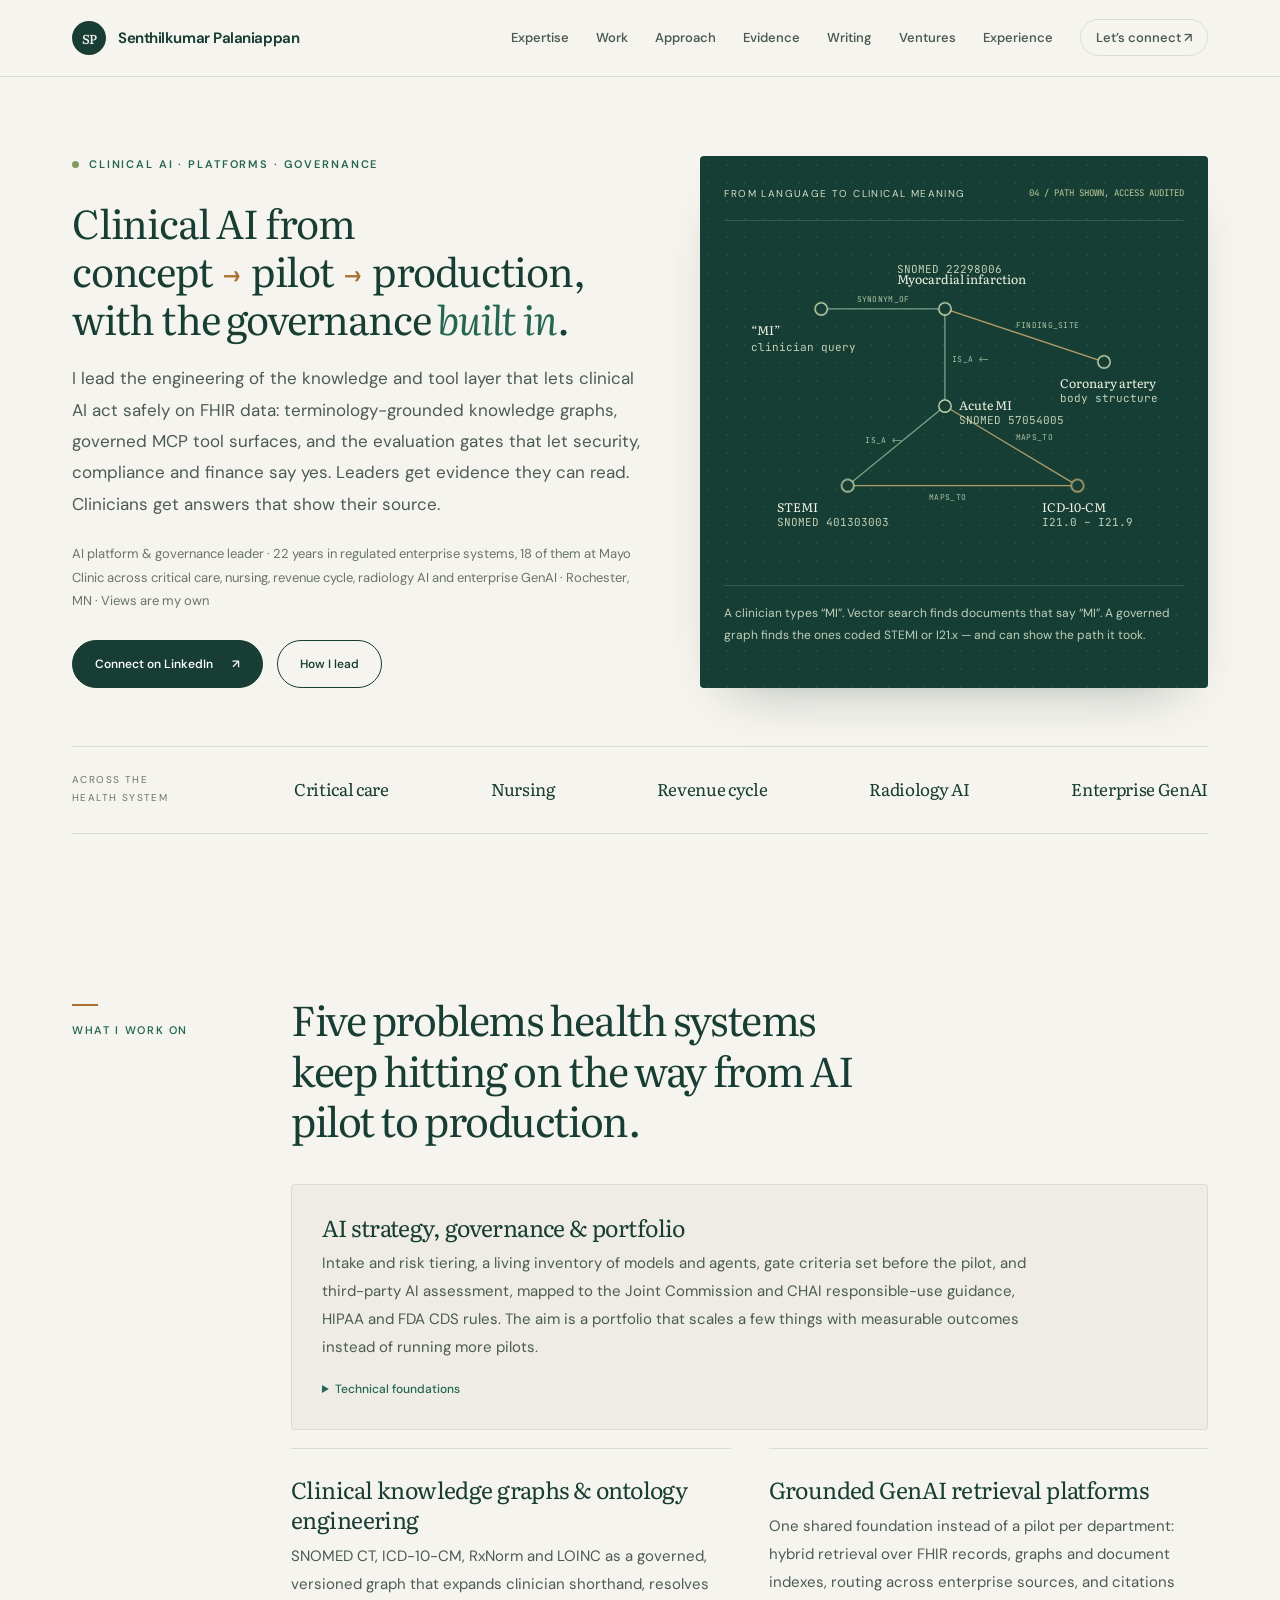
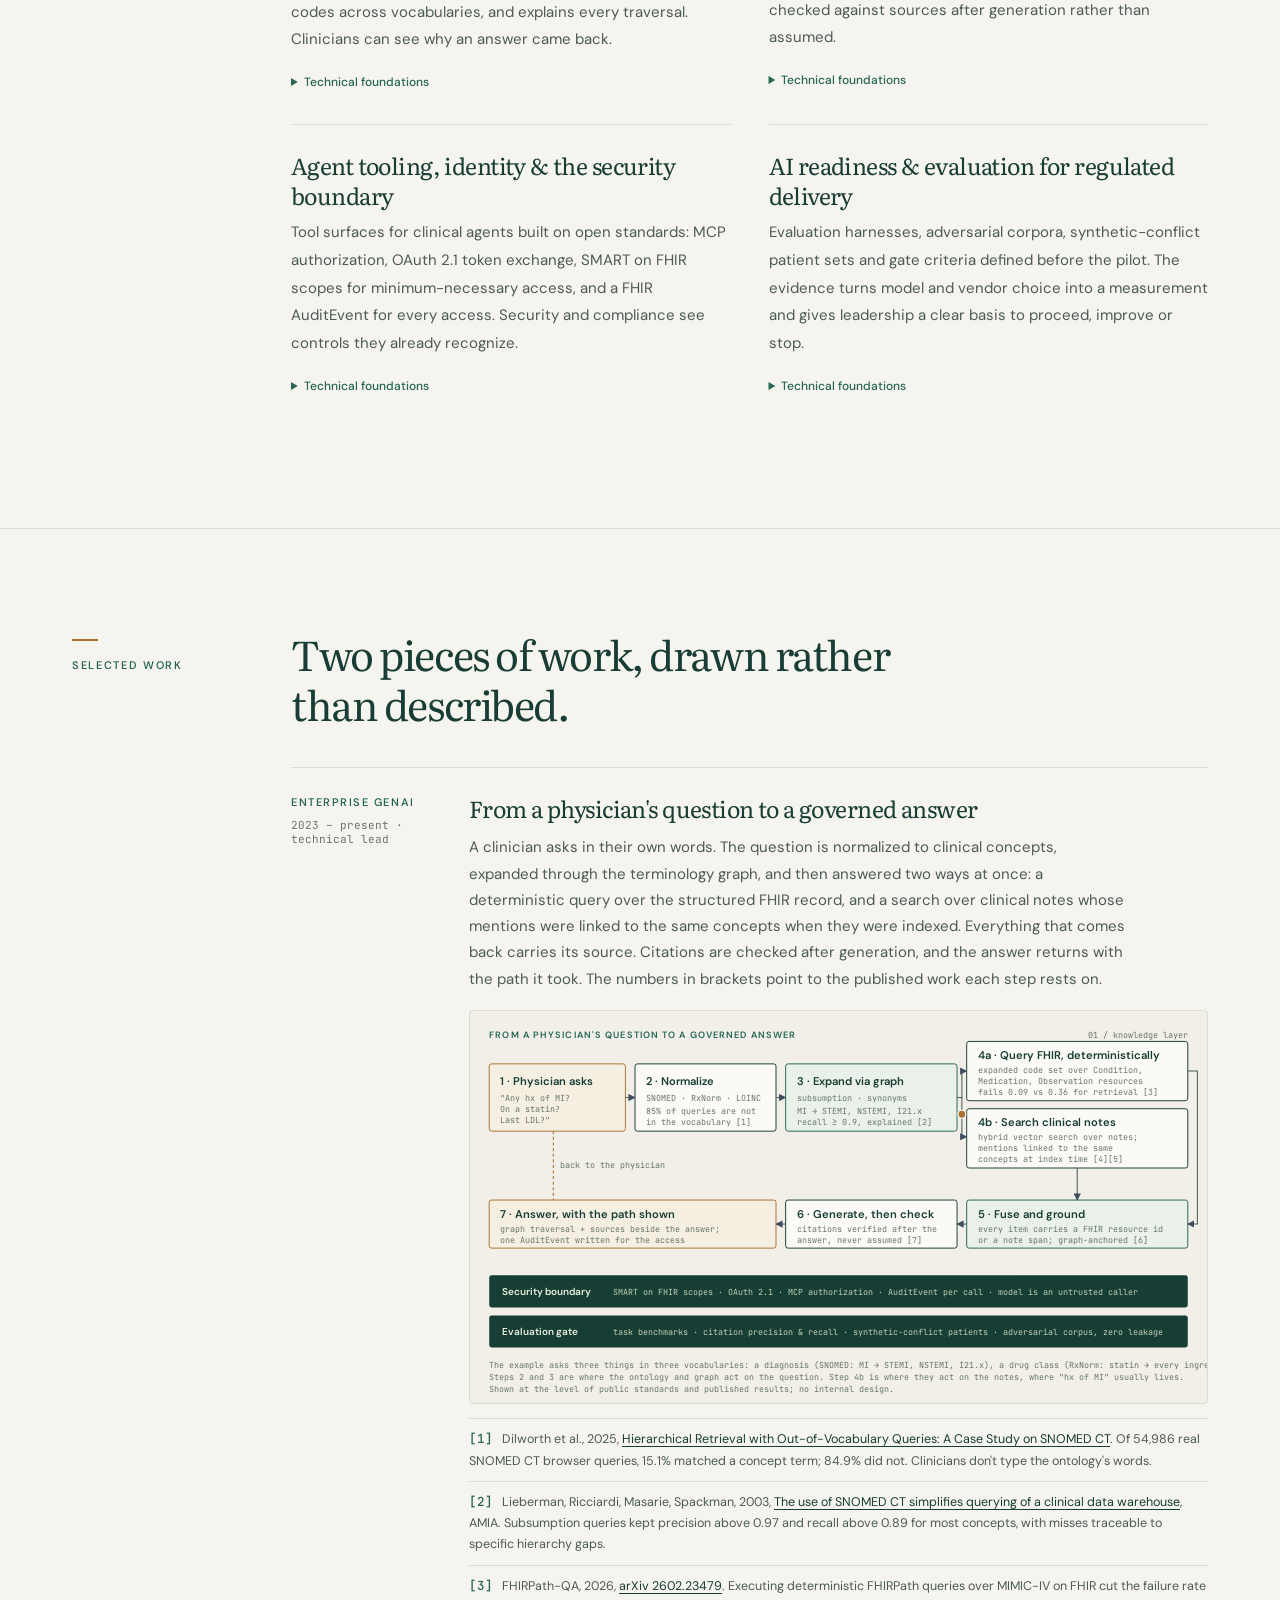
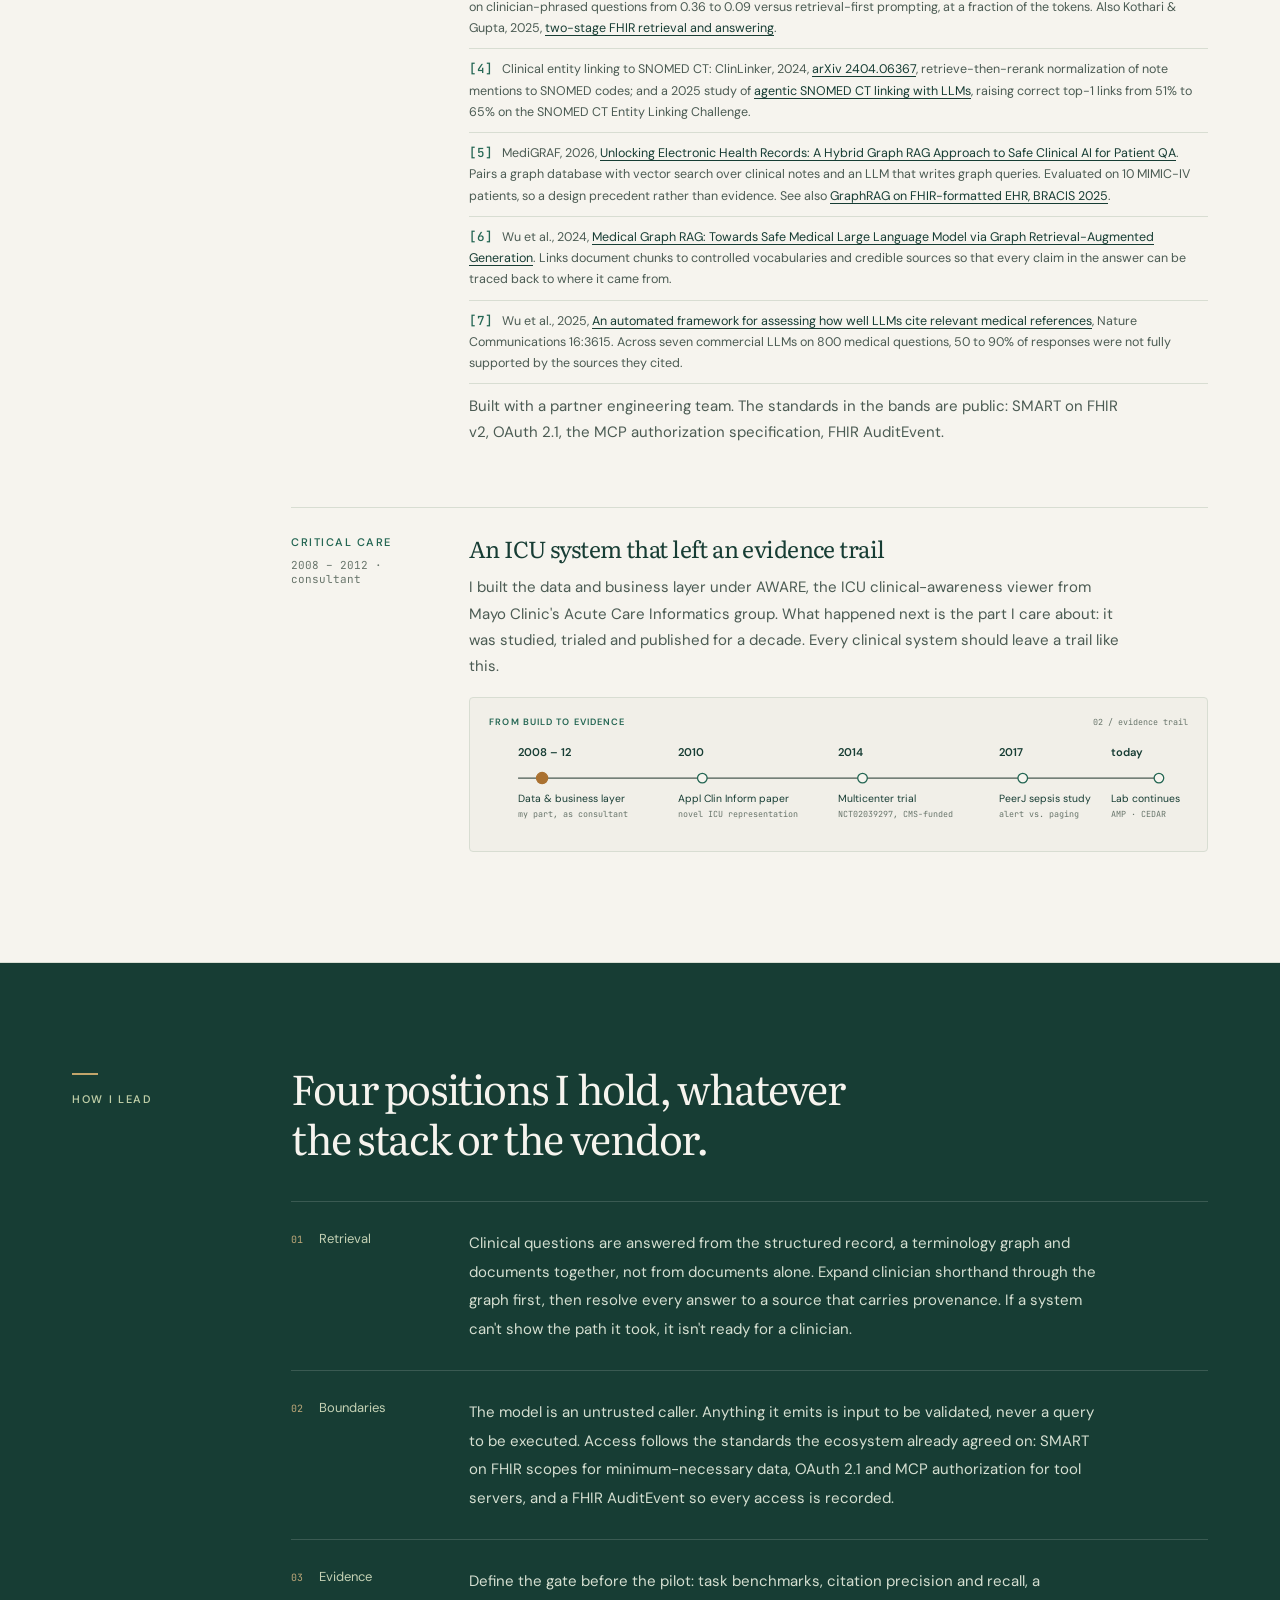
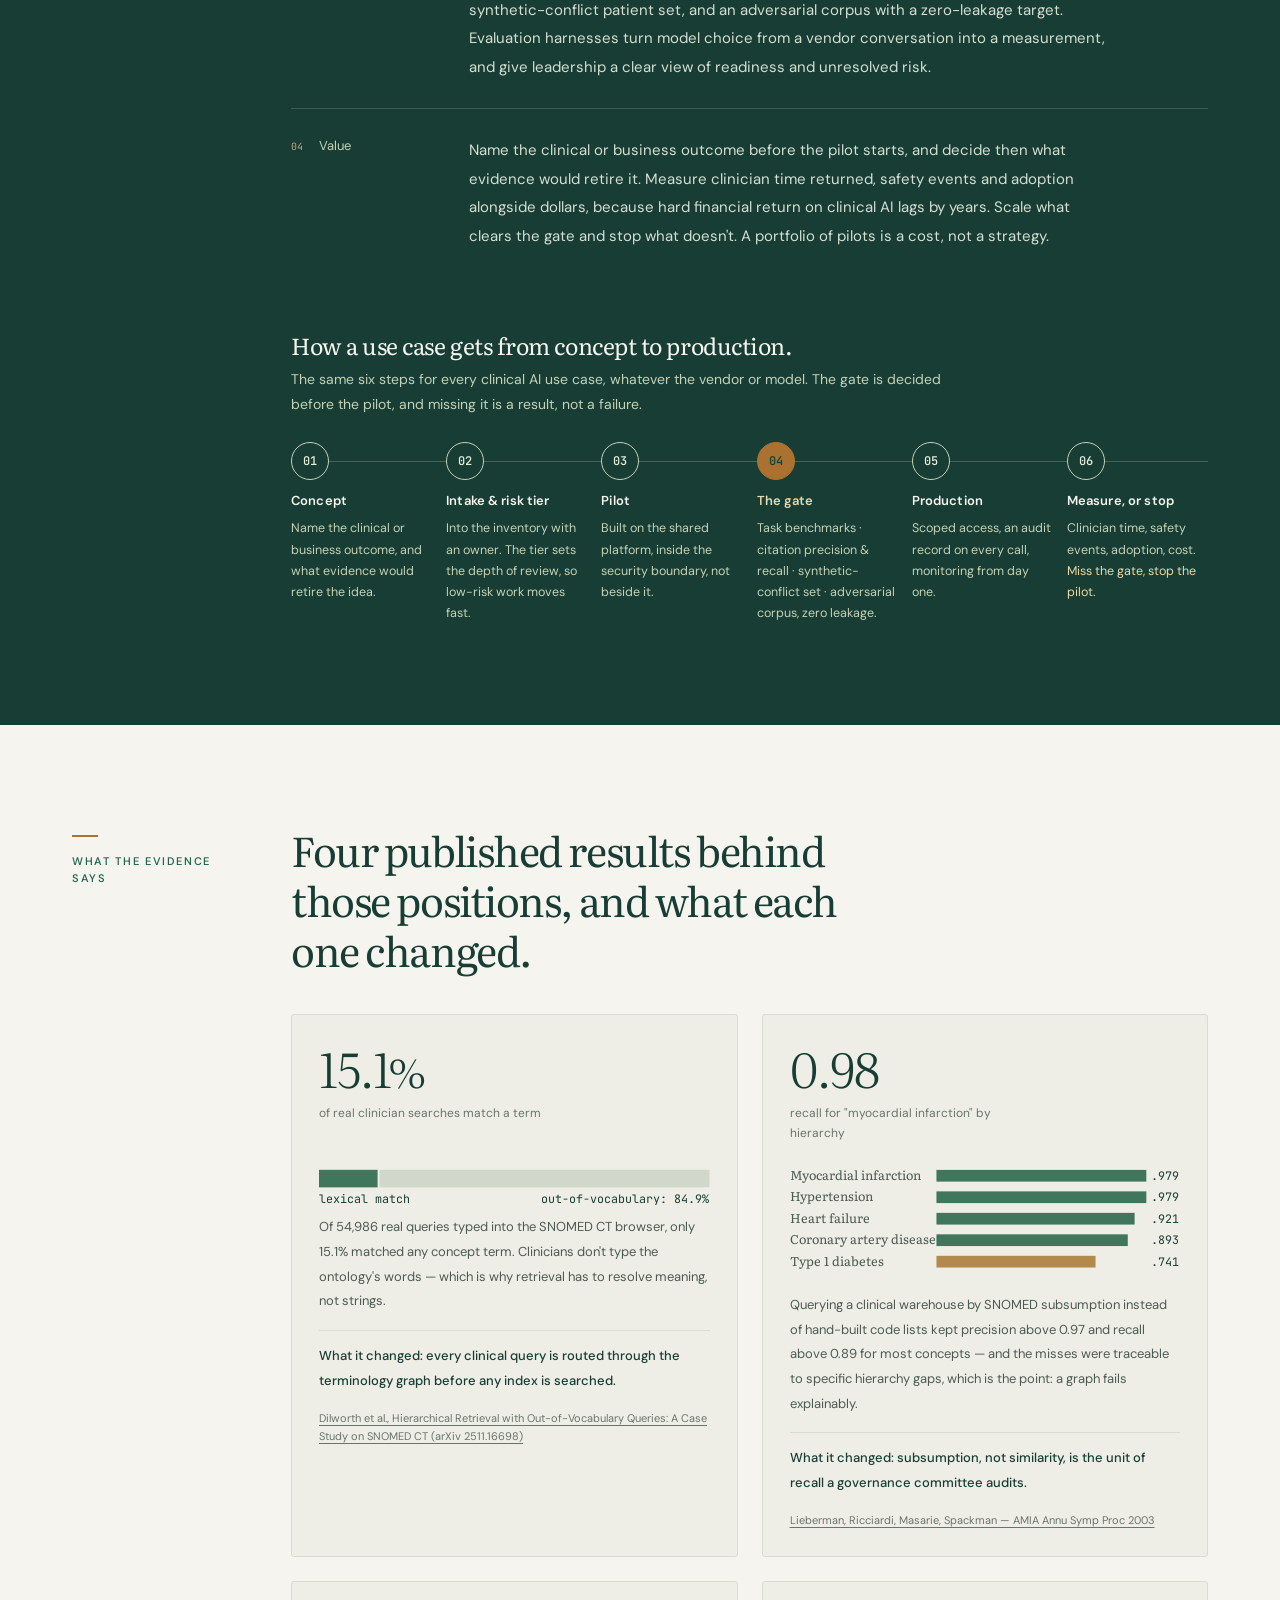
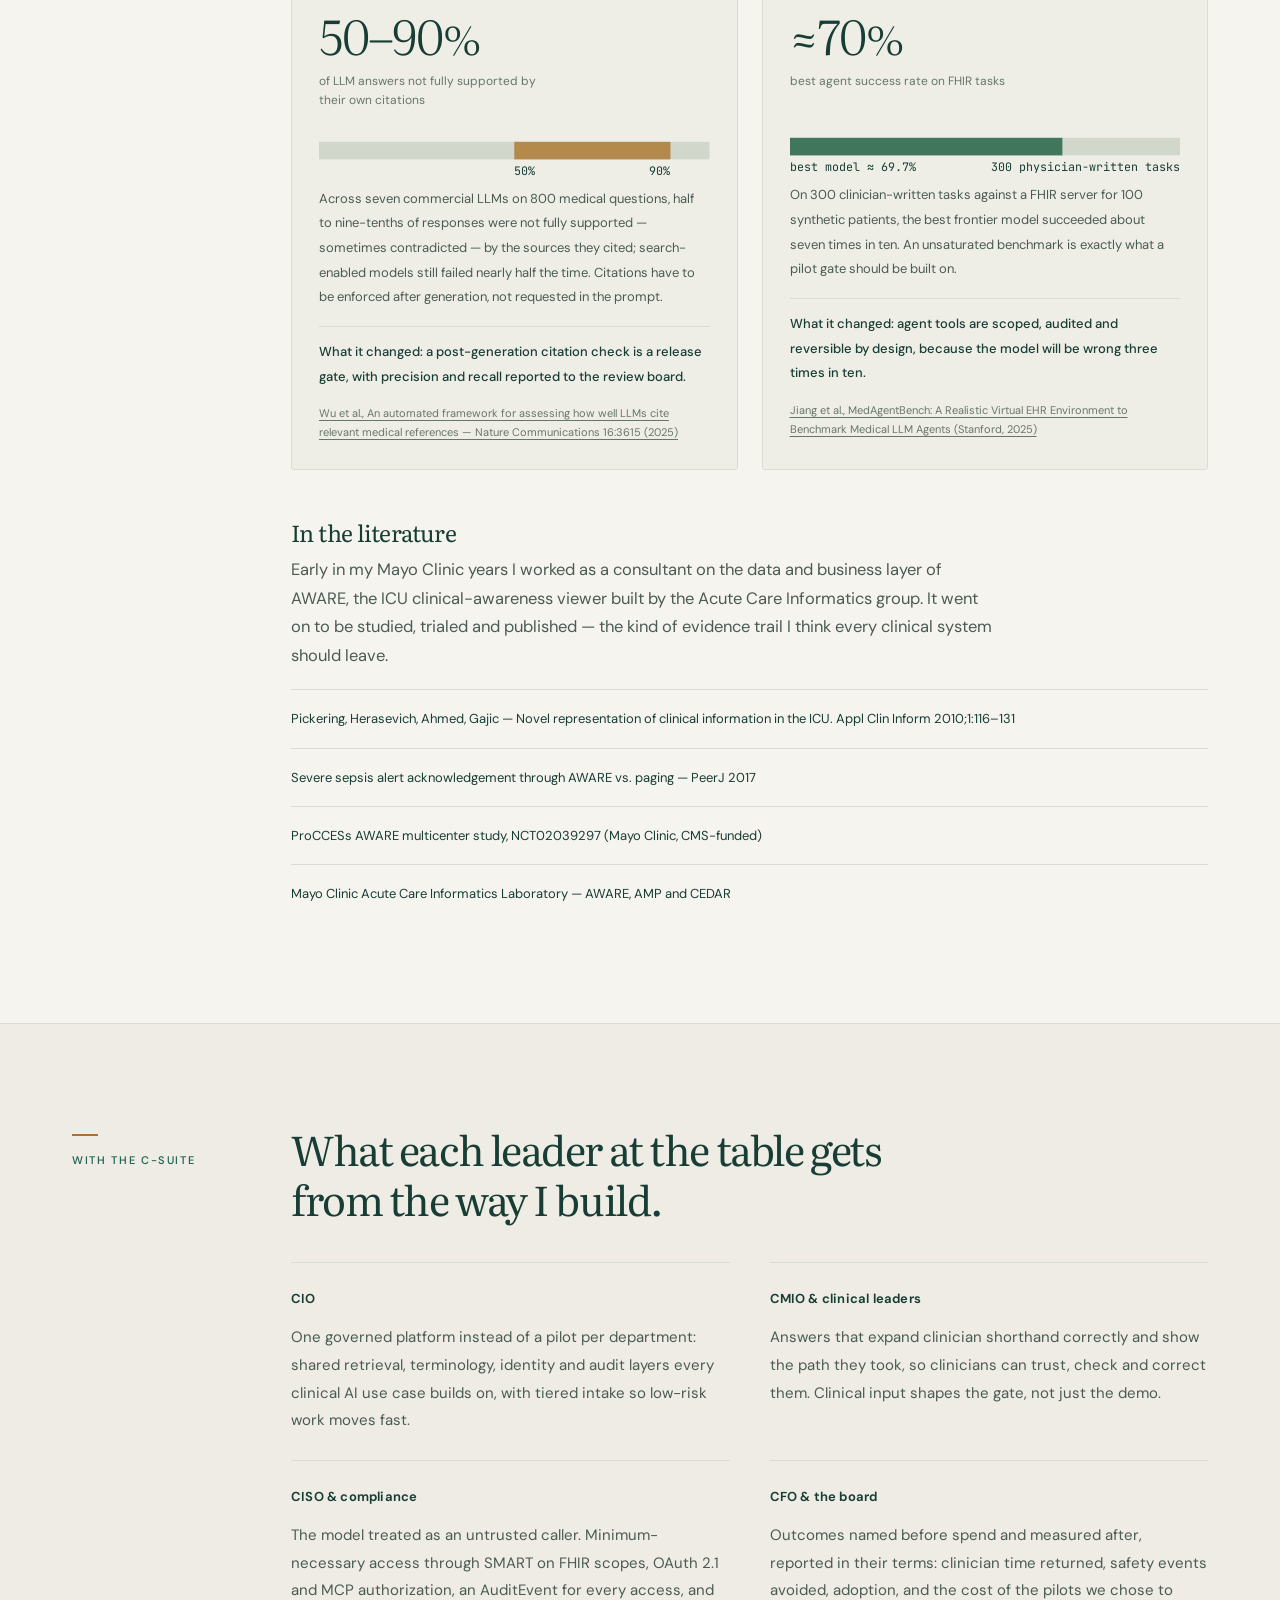
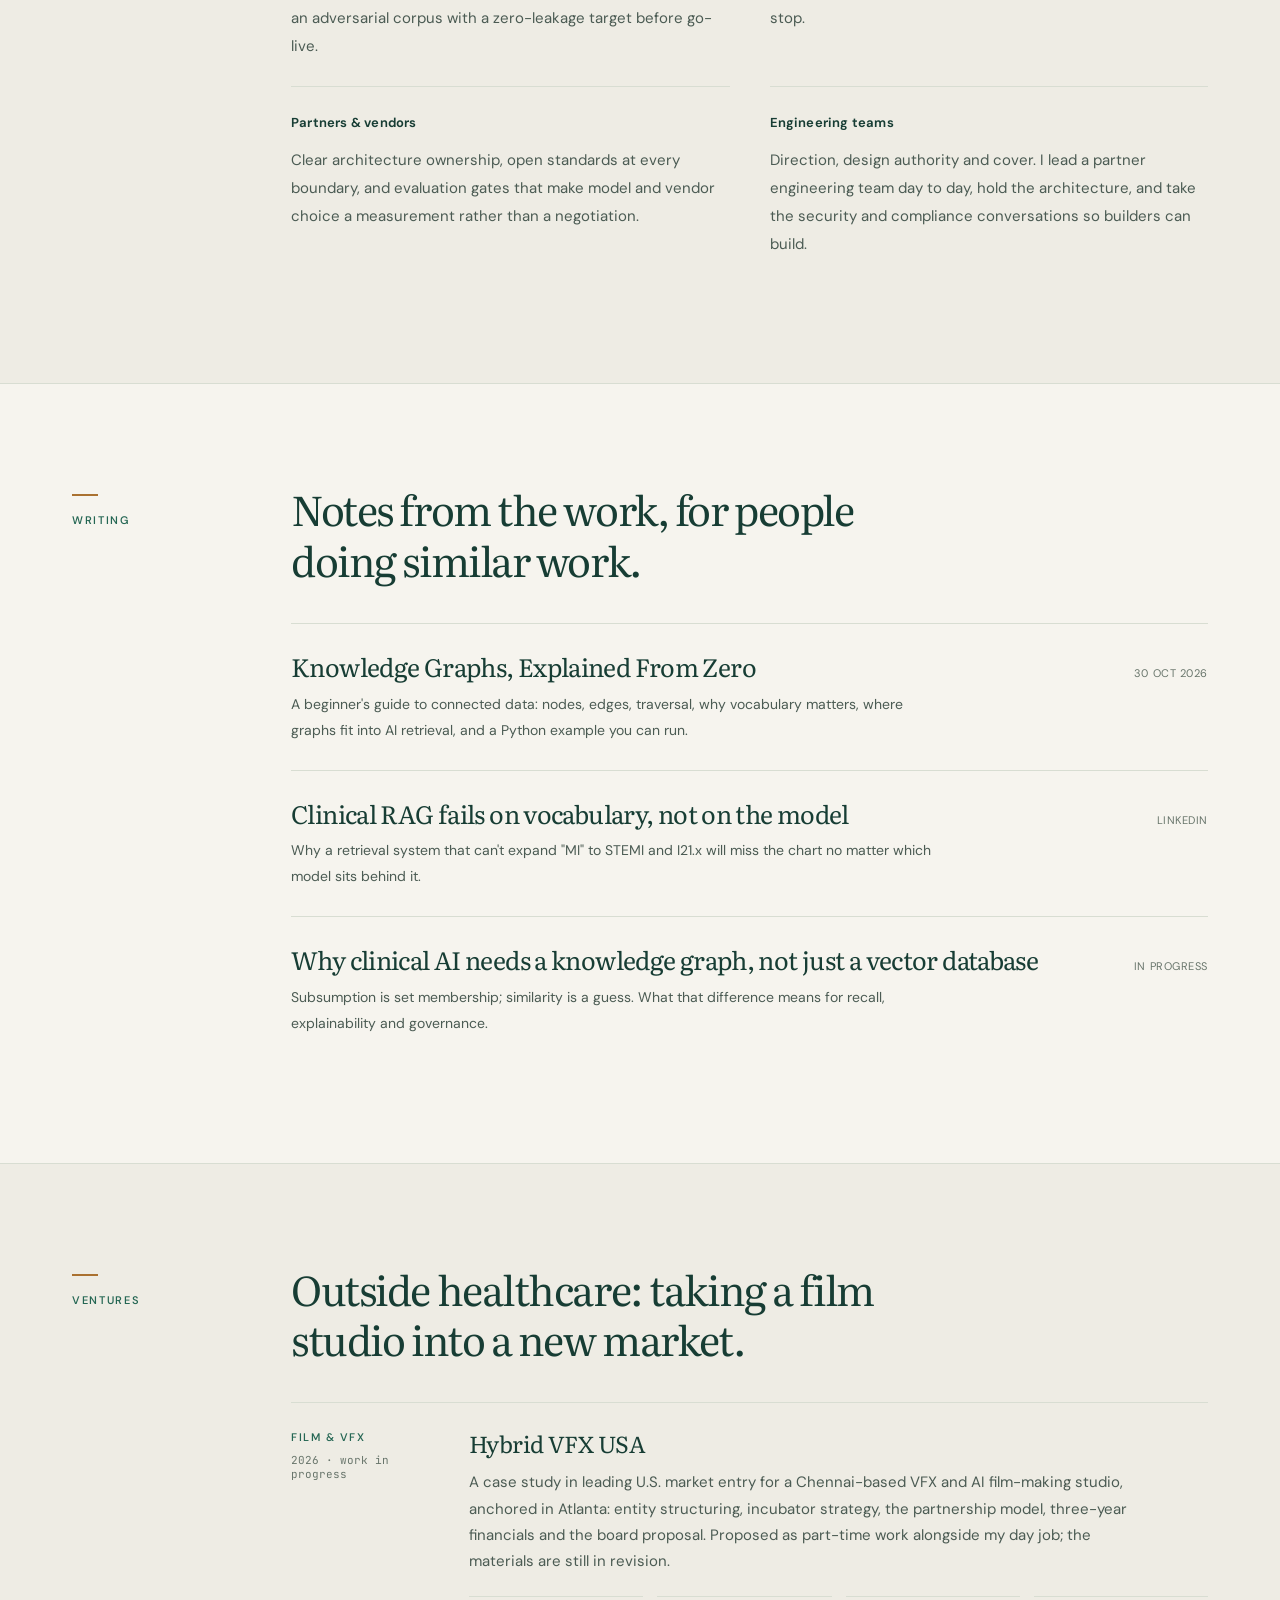
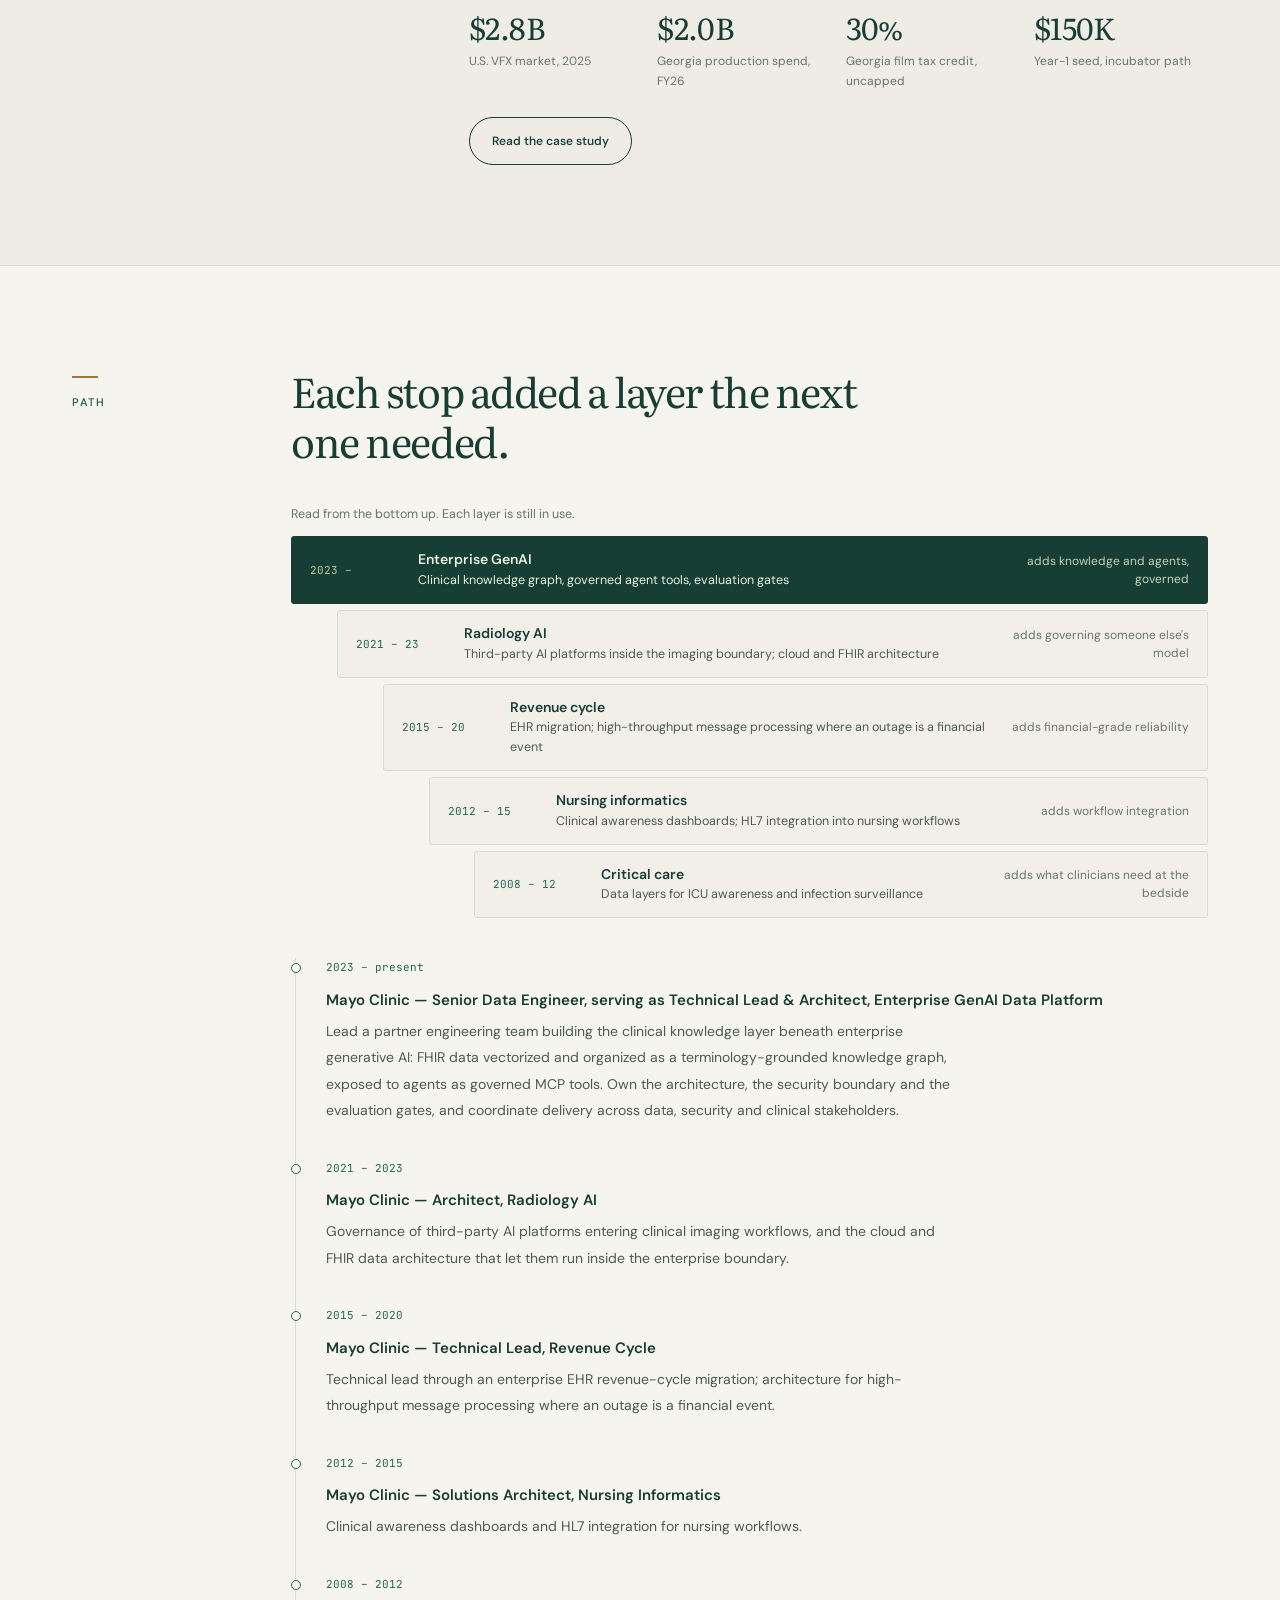
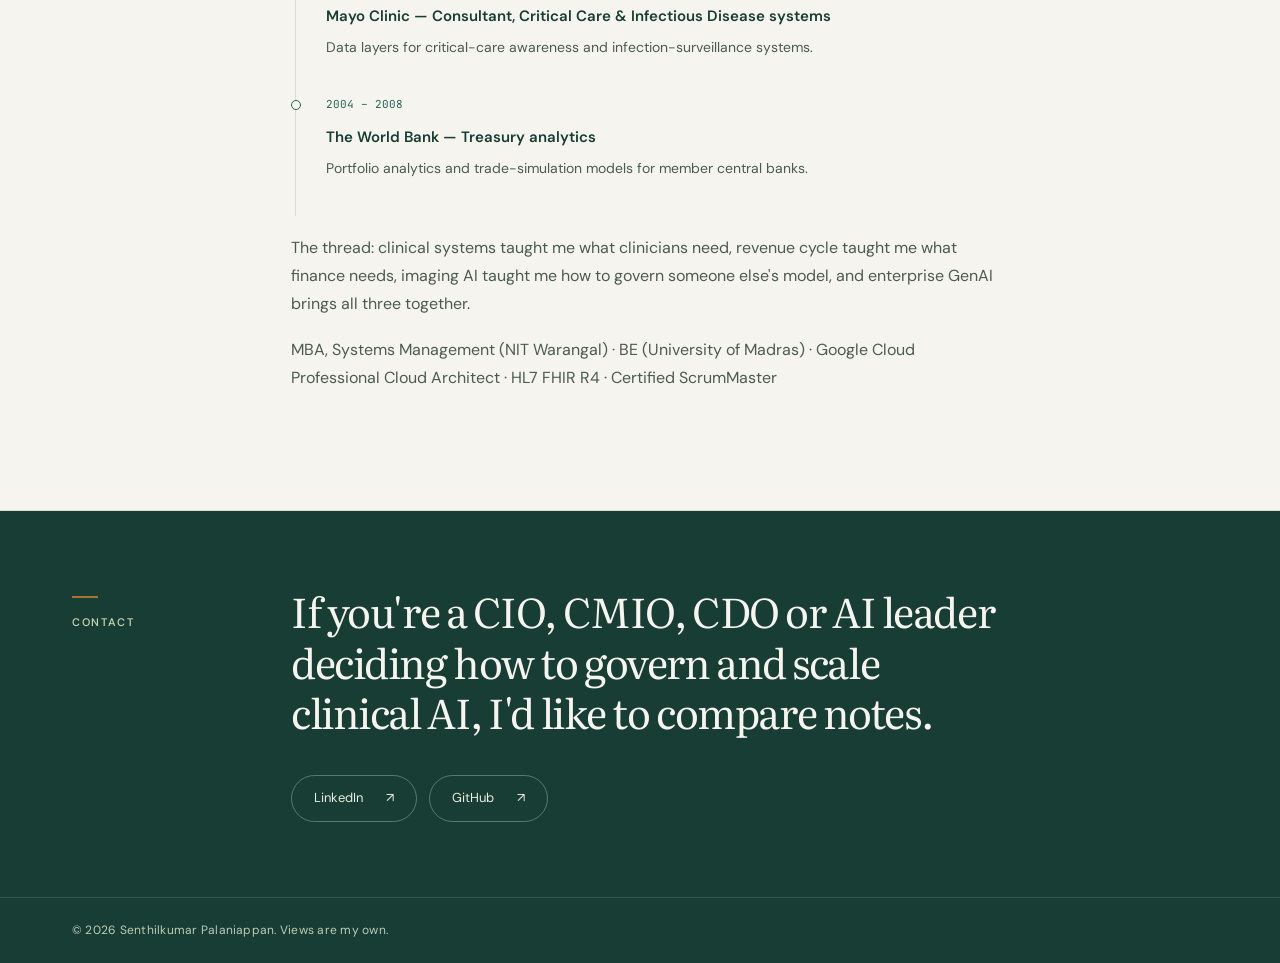
<file: versions/v7-ventures.html>
<!DOCTYPE html>
<html lang="en">
<head>
<meta charset="utf-8">
<meta name="viewport" content="width=device-width, initial-scale=1">
<title>Senthilkumar Palaniappan — Clinical AI Strategy, Platforms &amp; Governance</title>
<meta name="description" content="Senthilkumar Palaniappan — AI platform and governance leader in academic medicine. Takes clinical AI from pilot to production: FHIR-grounded clinical knowledge graphs, governed agent tooling on MCP, evaluation gates, and the governance that lets security, compliance and finance say yes.">
<link rel="preconnect" href="https://fonts.googleapis.com">
<link rel="preconnect" href="https://fonts.gstatic.com" crossorigin>
<link href="https://fonts.googleapis.com/css2?family=DM+Sans:wght@400;450;500;550;600;650;700&family=Literata:ital,opsz,wght@0,7..72,300;0,7..72,400;0,7..72,500;0,7..72,600;1,7..72,400&family=JetBrains+Mono:wght@400;500&display=swap" rel="stylesheet">
<style>
:root{
  --paper:#EEF1F3; --paper-2:#E4E9ED; --ink:#152238; --ink-2:#3E4C5E; --mute:#6B7788;
  --teal:#1E6B68; --teal-2:#2A8C87; --ochre:#B8862B; --rule:#C9D1D8;
  --serif:"Literata",Georgia,serif; --mono:"JetBrains Mono",ui-monospace,monospace;
  --w:1080px;
}
*{box-sizing:border-box}
html{scroll-behavior:smooth}
@media (prefers-reduced-motion:reduce){html{scroll-behavior:auto}}
body{margin:0;background:var(--paper);color:var(--ink);font-family:var(--serif);font-size:18px;line-height:1.6;font-weight:400;-webkit-font-smoothing:antialiased}
a{color:var(--teal);text-decoration-thickness:1px;text-underline-offset:3px}
a:hover{color:var(--teal-2)}
:focus-visible{outline:2px solid var(--ochre);outline-offset:3px}
.skip{position:absolute;left:-999px;top:8px;background:var(--ink);color:#fff;padding:8px 12px}
.skip:focus{left:8px;z-index:10}

header{position:sticky;top:0;background:color-mix(in srgb,var(--paper) 88%,transparent);backdrop-filter:blur(8px);border-bottom:1px solid var(--rule);z-index:5}
.nav{max-width:var(--w);margin:0 auto;padding:14px 24px;display:flex;align-items:baseline;justify-content:space-between;gap:24px}
.brand{font-weight:600;font-size:17px;color:var(--ink);text-decoration:none;letter-spacing:.01em}
.nav ul{list-style:none;margin:0;padding:0;display:flex;gap:26px;font-size:16px}
.nav ul a{color:var(--ink-2);text-decoration:none}
.nav ul a:hover{color:var(--teal)}

.wrap{max-width:var(--w);margin:0 auto;padding:0 24px}
section{padding:72px 0;border-bottom:1px solid var(--rule)}
.grid{display:grid;grid-template-columns:200px 1fr;gap:40px}
.rail{font-size:15px;color:var(--mute);font-style:italic;padding-top:6px}
h1,h2,h3{font-weight:500;line-height:1.15;margin:0}
h2{font-size:34px;margin-bottom:28px;letter-spacing:-.01em}
h3{font-size:22px;margin-bottom:8px}
p{margin:0 0 18px;max-width:64ch}
.lede{font-size:21px;color:var(--ink-2);max-width:58ch}

/* hero */
.hero{padding:84px 0 64px}
.hero .grid{grid-template-columns:1.05fr 1fr;align-items:center;gap:56px}
.hero h1{font-size:50px;font-weight:300;letter-spacing:-.015em;margin-bottom:22px}
.hero h1 em{font-style:italic;font-weight:400}
.hero .who{font-size:17px;color:var(--mute);margin-bottom:34px}
.cta{display:inline-flex;gap:14px;flex-wrap:wrap}
.btn{display:inline-block;padding:12px 20px;border:1.5px solid var(--ink);color:var(--ink);text-decoration:none;font-size:16px;border-radius:2px}
.btn.primary{background:var(--ink);color:#fff}
.btn:hover{border-color:var(--teal);color:var(--teal)}
.btn.primary:hover{background:var(--teal);color:#fff}

.graph{width:100%;height:auto;display:block}
.graph .edge{stroke:var(--ochre);stroke-width:1.5;fill:none;stroke-dasharray:400;stroke-dashoffset:400;animation:draw 1.1s ease-out forwards}
.graph .edge.isa{stroke:var(--teal)}
.graph .node{fill:var(--paper);stroke:var(--ink);stroke-width:1.5;opacity:0;animation:pop .5s ease-out forwards}
.graph .node.code{stroke:var(--ochre)}
.graph .lbl{font-family:var(--serif);font-size:14px;fill:var(--ink);opacity:0;animation:pop .5s ease-out forwards}
.graph .code-lbl{font-family:var(--mono);font-size:12.5px;fill:var(--ink-2);opacity:0;animation:pop .5s ease-out forwards}
.graph .elbl{font-family:var(--mono);font-size:10.5px;fill:var(--mute);opacity:0;animation:pop .5s ease-out forwards;letter-spacing:.04em}
@keyframes draw{to{stroke-dashoffset:0}}
@keyframes pop{to{opacity:1}}
@media (prefers-reduced-motion:reduce){.graph .edge{stroke-dashoffset:0;animation:none}.graph .node,.graph .lbl,.graph .code-lbl,.graph .elbl{opacity:1;animation:none}}
.caption{font-size:14px;color:var(--mute);font-style:italic;margin-top:10px;max-width:none}

/* practice areas — ruled list */
.areas{display:grid;grid-template-columns:1fr 1fr;gap:0 48px}
.area{padding:22px 0;border-top:1px solid var(--rule)}
.area p{font-size:17px;color:var(--ink-2);margin:0}
.area .stack{font-family:var(--mono);font-size:12.5px;color:var(--mute);margin-top:10px;line-height:1.7}
.area.wide{grid-column:1/-1}
.area.wide p{max-width:72ch}

/* work */
.work{display:grid;gap:36px}
.case{display:grid;grid-template-columns:160px 1fr;gap:28px;padding-top:24px;border-top:1px solid var(--rule)}
.case .k{font-size:15px;color:var(--mute);line-height:1.5}
.case p{font-size:17px}
.case ul{margin:0;padding-left:18px;color:var(--ink-2);font-size:16.5px}
.case li{margin-bottom:6px}

/* evidence */
.ev{display:grid;grid-template-columns:1fr 1fr;gap:40px 48px}
.ev figure{margin:0;padding-top:20px;border-top:1px solid var(--rule)}
.ev svg{width:100%;height:auto;display:block}
.ev figcaption{font-size:15px;color:var(--ink-2);margin-top:10px;line-height:1.5}
.ev figcaption a{font-size:13.5px;color:var(--mute);display:block;margin-top:4px}
.ev .drove{display:block;margin-top:8px;color:var(--ink);font-style:italic}
.ev .big{font-size:40px;font-weight:300;letter-spacing:-.02em;line-height:1;margin:0 0 6px}
.ev .big small{font-size:16px;color:var(--mute);letter-spacing:0;margin-left:8px;font-weight:400}
.chart text{font-family:var(--serif);font-size:13px;fill:var(--ink-2)}
.chart .v{font-family:var(--mono);font-size:12px;fill:var(--ink)}
.chart .bar{fill:var(--teal)}
.chart .bar.dim{fill:var(--rule)}
.chart .bar.oc{fill:var(--ochre)}
.bd{width:100%;height:auto;display:block;margin:14px 0 4px}
.bd text{font-family:var(--serif);font-size:12.5px;fill:var(--ink)}
.bd .m{font-family:var(--mono);font-size:10.5px;fill:var(--mute)}
.bd .box{fill:var(--paper);stroke:var(--ink);stroke-width:1.2}
.bd .box.g{stroke:var(--teal)}
.bd .ln{stroke:var(--ink-2);stroke-width:1.2;fill:none}
.bd .ln.no{stroke:var(--ochre);stroke-dasharray:4 3}
.lit{list-style:none;margin:0;padding:0}
.lit li{padding:14px 0;border-top:1px solid var(--rule);font-size:16px;color:var(--ink-2)}
.lit a{color:var(--ink)}
@media (max-width:860px){.ev{grid-template-columns:1fr}}

/* leadership table */
.table{display:grid;grid-template-columns:1fr 1fr;gap:0 48px}
.table .row{padding:20px 0;border-top:1px solid var(--rule)}
.table .row b{display:block;font-weight:500;font-size:19px;margin-bottom:6px}
.table .row p{font-size:16.5px;color:var(--ink-2);margin:0}
@media (max-width:860px){.table{grid-template-columns:1fr}}

/* writing */
.posts{list-style:none;margin:0;padding:0}
.posts li{padding:18px 0;border-top:1px solid var(--rule);display:grid;grid-template-columns:1fr auto;gap:20px;align-items:baseline}
.posts a{text-decoration:none;color:var(--ink);font-size:20px}
.posts a:hover{color:var(--teal);text-decoration:underline}
.posts small{color:var(--mute);font-size:14px;white-space:nowrap}
.posts .sum{grid-column:1/-1;color:var(--ink-2);font-size:16px;margin:0}

/* timeline */
.tl{list-style:none;margin:0;padding:0;border-left:1.5px solid var(--rule);margin-left:4px}
.tl li{position:relative;padding:0 0 26px 28px}
.tl li::before{content:"";position:absolute;left:-6px;top:10px;width:10px;height:10px;border-radius:50%;background:var(--paper);border:1.5px solid var(--teal)}
.tl .yr{font-family:var(--mono);font-size:12.5px;color:var(--mute);display:block;margin-bottom:2px}
.tl b{font-weight:500}
.tl p{font-size:16px;color:var(--ink-2);margin:4px 0 0}

/* contact */
.contact{padding:72px 0 56px;border-bottom:none}
.contact .links{display:flex;gap:28px;flex-wrap:wrap;font-size:18px}
footer{font-size:14px;color:var(--mute);padding:16px 0 40px}

@media (max-width:860px){
  body{font-size:17px}
  .grid,.hero .grid{grid-template-columns:1fr;gap:16px}
  .rail{padding-top:0}
  .hero{padding:48px 0}
  .hero h1{font-size:36px}
  h2{font-size:28px}
  section{padding:52px 0}
  .areas{grid-template-columns:1fr}
  .case{grid-template-columns:1fr;gap:6px}
  .nav{flex-direction:column;gap:6px;align-items:flex-start;padding:12px 20px}
  .nav ul{gap:14px;font-size:14px;flex-wrap:wrap}
}

/* Editorial identity */
:root{--paper:#f6f4ee;--paper-2:#eeece4;--ink:#173d34;--ink-2:#4b5b53;--mute:#68756b;--teal:#246653;--teal-2:#347d65;--ochre:#aa7130;--rule:#d8ddd2;--sans:"DM Sans",Arial,sans-serif;--w:1200px}
body{font-family:var(--sans);font-size:17px;line-height:1.75}
::selection{background:#d1dfb6;color:#173d34}
header{background:#f6f4eef2;backdrop-filter:blur(16px)}
.nav{padding:21px 32px;align-items:center;gap:30px}
.brand{font-size:15px;font-weight:650;display:flex;align-items:center;gap:12px;white-space:nowrap;letter-spacing:-.03em}
.brand::before{content:"SP";font:500 13px var(--serif);letter-spacing:-.07em;background:var(--ink);color:var(--paper);width:34px;height:34px;border-radius:50%;display:grid;place-items:center}
.nav ul{gap:27px;font-size:12px;font-weight:550;align-items:center}
.nav ul li:last-child a{border:1px solid var(--rule);padding:9px 15px;border-radius:40px}
.wrap{padding:0 32px}
section{padding:100px 0;scroll-margin-top:95px}
.grid{grid-template-columns:165px minmax(0,1fr);gap:54px}
.rail{font:550 10px/1.6 var(--sans);letter-spacing:.15em;text-transform:uppercase;color:var(--teal);padding-top:10px}
.rail::before{content:"";display:block;width:26px;height:2px;background:var(--ochre);margin-bottom:16px}
h1,h2,h3{font-family:var(--serif)}
h2{font-weight:400;font-size:clamp(30px,3.2vw,43px);line-height:1.23;max-width:25ch;margin-bottom:38px;letter-spacing:-.035em}
h3{font-size:23px;font-weight:400;line-height:1.3;letter-spacing:-.025em}
.hero{padding:78px 0 60px;overflow:hidden;border-bottom:0}
.hero .grid{grid-template-columns:1.13fr 1fr;gap:55px;align-items:center}
.eyebrow{font-size:10px;font-weight:600;text-transform:uppercase;letter-spacing:.17em;color:var(--teal);display:flex;align-items:center;gap:10px;margin:0 0 24px}
.eyebrow::before{content:"";height:7px;width:7px;background:#7e9c63;border-radius:50%}
.hero h1{font-size:clamp(40px,4.6vw,62px);line-height:1.13;font-weight:400;letter-spacing:-.045em;margin-bottom:26px}
.hero h1 em{color:var(--teal);font-weight:400}
.lede{font-size:16px;line-height:1.85;max-width:53ch;color:var(--ink-2)}
.hero .who{font-size:11px;line-height:1.9;max-width:64ch;margin:22px 0 28px}
.btn{font:550 12px var(--sans);padding:15px 22px;border-radius:40px;border-width:1px;transition:background .2s,color .2s,transform .2s}
.btn:hover{transform:translateY(-2px)}
.btn.primary{background:var(--ink);border-color:var(--ink)}
.btn.primary::after{content:" ↗";margin-left:16px}
.graph-panel{background:#163e34;border-radius:4px;padding:29px 24px 23px;position:relative;background-image:radial-gradient(#bcd1b014 .8px,transparent .8px);background-size:18px 18px;box-shadow:0 25px 55px -32px #173d3466}
.panel-top{display:flex;justify-content:space-between;align-items:center;font-size:9px;letter-spacing:.14em;text-transform:uppercase;color:#d3ddc8;border-bottom:1px solid #ffffff24;padding-bottom:18px;margin-bottom:26px}
.panel-top span:last-child{color:#bdcc9a;font-family:var(--mono);font-size:9px;letter-spacing:0}
.graph .node{fill:#173e34;stroke:#d5e3bb;opacity:1;animation:none}
.graph .node.code{stroke:#d9b976}
.graph .lbl{fill:#f1f3e6;opacity:1;animation:none}
.graph .code-lbl{fill:#c2d0b7;opacity:1;animation:none}
.graph .elbl{fill:#adc2a5;opacity:1;animation:none;font-size:9px}
.graph .edge{stroke:#d5b477;stroke-dashoffset:0;animation:none;opacity:.8}
.graph .edge.isa{stroke:#91b99b}
.graph-panel .caption{color:#c0cfba;font-family:var(--sans);font-style:normal;font-size:11px;line-height:1.8;padding-top:17px;border-top:1px solid #ffffff24;margin-top:20px}
.career-strip{display:flex;justify-content:space-between;gap:24px;border-top:1px solid var(--rule);border-bottom:1px solid var(--rule);padding:24px 0 27px;margin-top:58px;align-items:center}
.career-strip .strip-label{font-size:9px;text-transform:uppercase;letter-spacing:.14em;color:var(--mute);max-width:120px}
.career-strip span:not(.strip-label){font-family:var(--serif);font-size:17px;letter-spacing:-.02em}
.areas{gap:0 38px}.area{padding:26px 0 30px}.area p{font-size:14px;line-height:1.85}.area .stack{font-size:10px;line-height:1.9;color:var(--teal);margin-top:17px}
.area.wide{background:var(--paper-2);padding:28px 30px;margin-bottom:18px;border:1px solid var(--rule);border-radius:3px}
#selected{background:var(--ink);color:var(--paper);border:0}
#selected .rail{color:#bfcea7}#selected .rail::before{background:#c2a56b}
#selected h2{max-width:24ch}
.work{gap:0;counter-reset:position}
.case{grid-template-columns:150px minmax(0,1fr);gap:28px;border-color:#ffffff26;padding:27px 0;counter-increment:position}
.case .k{color:#c5d2b5;font-size:12px;display:flex;gap:16px;align-items:baseline}
.case .k::before{content:"0" counter(position);font-family:var(--mono);font-size:10px;color:#bca779}
.case p{font-size:14px;line-height:1.9;color:#d5dfd1;margin:0}
.ev{gap:24px}.ev figure{background:#eeeee6;border:1px solid var(--rule);padding:27px;border-radius:3px;min-width:0}
.ev .big{font-family:var(--serif);font-size:48px;color:var(--ink);margin-bottom:23px;line-height:1.1}
.ev .big small{display:block;font-family:var(--sans);font-size:11px;line-height:1.6;margin:10px 0 0;letter-spacing:0;max-width:28ch;min-height:35px}
.ev figcaption{font-size:12px;line-height:1.9}.ev figcaption a{font-size:10px;line-height:1.7;margin-top:15px}.ev .drove{font-style:normal;border-top:1px solid var(--rule);padding-top:13px;margin-top:16px;font-weight:500}
.chart .bar.dim{fill:#d1d8cb}.chart .bar{fill:#40765b}.chart .bar.oc{fill:#b38a4c}
.lit li{font-size:12px;padding:17px 0;line-height:1.8}.lit a{text-decoration:none}.lit a:hover{text-decoration:underline}
#leadership{background:var(--paper-2)}
.table{gap:0 40px}.table .row{padding:25px 0}.table .row b{font-size:12px;font-family:var(--sans);font-weight:650;margin-bottom:13px;letter-spacing:.015em}.table .row p{font-size:14px;line-height:1.85}
.posts li{padding:26px 0;gap:8px 20px}.posts a,.posts .draft-title{font:400 25px/1.35 var(--serif);letter-spacing:-.025em}.posts small{font-size:10px;text-transform:uppercase;letter-spacing:.05em}.posts .sum{font-size:13px;max-width:65ch;line-height:1.85}
.tl{margin-top:10px}.tl li{padding:0 0 35px 30px}.tl .yr{font-size:10px;margin-bottom:9px;color:var(--teal)}.tl b{font-size:14px;font-weight:600;line-height:1.8;display:block}.tl p{font-size:13px;line-height:1.9}.tl li::before{background:var(--paper);top:5px;width:8px;height:8px;left:-5px}
.contact{background:var(--ink);color:var(--paper);padding:75px 0}.contact .rail{color:#c5d2b5}.contact h2{font-size:clamp(29px,3.2vw,43px);max-width:30ch}.contact .links{gap:12px}.contact .links a{font-size:12px;border:1px solid #d2dfc45c;padding:11px 22px;border-radius:30px;color:#e9efdd;text-decoration:none}.contact .links a::after{content:" ↗";margin-left:20px}.contact .links a:hover{background:#ffffff12}
footer{background:var(--ink);color:#bdcdb6;border-top:1px solid #ffffff20;font-size:10px;padding:22px 0;letter-spacing:.02em}
@media(min-width:861px) and (max-width:1100px){.nav ul{gap:16px}.hero .grid{gap:30px}.grid{gap:32px;grid-template-columns:135px minmax(0,1fr)}}
@media(max-width:860px){.nav{flex-direction:row;padding:15px 24px;gap:15px}.nav ul{font-size:11px;gap:16px}.nav ul li:nth-child(2),.nav ul li:nth-child(3){display:none}.nav ul li:last-child a{padding:7px 12px}.brand{font-size:12px;gap:8px}.brand::before{width:28px;height:28px;font-size:11px}.wrap{padding:0 24px}.hero{padding:44px 0 0}.hero .grid{grid-template-columns:minmax(0,1fr);gap:36px}.hero h1{max-width:17ch;font-size:clamp(40px,7vw,60px)}.lede{max-width:65ch}.hero .who{max-width:75ch}.graph-panel{max-width:620px;width:100%;margin:0 auto}.grid{grid-template-columns:minmax(0,1fr);gap:24px}.rail::before{display:inline-block;vertical-align:middle;margin:0 12px 3px 0;width:18px}.rail{padding:0}.career-strip{margin-top:40px;flex-wrap:wrap;justify-content:flex-start;gap:15px 25px}.career-strip .strip-label{width:100%;max-width:none}.career-strip span:not(.strip-label){font-size:15px}section{padding:60px 0}h2{max-width:28ch}.areas{grid-template-columns:1fr 1fr;gap:0 25px}.ev{grid-template-columns:1fr 1fr}.ev figure{padding:20px}.table{grid-template-columns:1fr 1fr}.case{grid-template-columns:110px minmax(0,1fr);gap:15px}}
@media(max-width:540px){.nav ul li:first-child{display:none}.nav{gap:8px}.brand{font-size:11px}.eyebrow{font-size:8px;letter-spacing:.12em}.hero h1{font-size:42px}.lede{font-size:15px}.hero .who{font-size:10px}.graph-panel{padding:22px 12px 16px}.panel-top{font-size:8px;margin:0 9px 20px}.panel-top span:last-child{font-size:8px}.graph-panel .caption{margin:15px 9px 0}.areas,.ev,.table{grid-template-columns:minmax(0,1fr)}.area.wide{padding:23px}.case{grid-template-columns:minmax(0,1fr);gap:12px}.case p{font-size:13px}.ev .big small{min-height:0}.posts li{grid-template-columns:1fr;gap:12px}.posts small{grid-row:1}.posts a,.posts .draft-title{font-size:23px}h2{font-size:31px}.contact{padding:55px 0}.career-strip{padding-bottom:26px}.career-strip span:not(.strip-label){font-size:14px}}

.technical-detail{margin-top:16px}.technical-detail summary{font:500 12px var(--sans);color:var(--teal);cursor:pointer;padding:4px 0}.technical-detail[open] summary{margin-bottom:8px}
/* v4: readable sizes for an executive audience */
.nav ul{font-size:13px}.eyebrow{font-size:11px}.lede{font-size:17px}.hero .who{font-size:13px;line-height:1.8}.rail{font-size:11px}
.area p{font-size:15px}.area .stack{font-size:11px}.case .k{font-size:13px}.case p{font-size:15px}
.ev figcaption{font-size:13px}.ev figcaption a{font-size:11px}.ev .big small{font-size:12px}.lit li{font-size:13px}
.table .row b{font-size:13px}.table .row p{font-size:15px}.posts small{font-size:11px}.posts .sum{font-size:14px}
.tl .yr{font-size:11px}.tl b{font-size:15px}.tl p{font-size:14px}.graph-panel .caption{font-size:12px}.panel-top{font-size:10px}
.career-strip .strip-label{font-size:10px}.contact .links a{font-size:13px}footer{font-size:12px}
.hero h1{font-size:clamp(28px,3.1vw,40px);line-height:1.2;max-width:none;letter-spacing:-.03em;margin-bottom:22px}
.hero h1 .arr{color:var(--ochre);font-weight:300;font-size:.8em;margin:0 .12em;position:relative;top:-.06em}
.hero h1 .pipe{white-space:nowrap}
@media(max-width:860px){.hero h1{font-size:clamp(28px,4.8vw,38px)}}
@media(max-width:540px){.hero h1{font-size:27px}.hero h1 .pipe{white-space:normal}}
/* v5: looping animated graph (JS adds .anim; reduced-motion users get the static graph) */
@media (prefers-reduced-motion:no-preference){
.graph-panel.anim .graph .edge{stroke-dashoffset:400;animation:none}
.graph-panel.anim .graph .node,.graph-panel.anim .graph .lbl,.graph-panel.anim .graph .code-lbl,.graph-panel.anim .graph .elbl{opacity:0;animation:none}
.graph-panel.anim .graph.play .edge{animation:draw 1.1s ease-out forwards}
.graph-panel.anim .graph.play .node,.graph-panel.anim .graph.play .lbl,.graph-panel.anim .graph.play .code-lbl,.graph-panel.anim .graph.play .elbl{animation:pop .5s ease-out forwards}
.graph-panel.anim .graph.play .node.hit{animation:pop .5s ease-out forwards,ring 1.2s ease-out 3s 2}
@keyframes ring{0%{stroke-width:1.5;r:7}40%{stroke-width:3;r:10}100%{stroke-width:1.5;r:7}}
.graph-panel.anim .graph{transition:opacity .6s}.graph-panel.anim .graph.out{opacity:0}
.panel-top .step{transition:opacity .25s}.panel-top .step.sw{opacity:0}
}

/* v5: infographics */
[data-reveal] .rv{opacity:0;transform:translateY(10px);transition:opacity .6s ease,transform .6s ease}
[data-reveal].in .rv{opacity:1;transform:none}
@media (prefers-reduced-motion:reduce){[data-reveal] .rv{opacity:1;transform:none;transition:none}}

/* selected work */
#impact{background:var(--paper)}
.sw{display:grid;gap:56px}
.sw-item{display:grid;grid-template-columns:150px minmax(0,1fr);gap:28px;padding-top:26px;border-top:1px solid var(--rule)}
.sw-item .k{font:550 11px/1.6 var(--sans);letter-spacing:.14em;text-transform:uppercase;color:var(--teal)}
.sw-item .k span{display:block;font:400 11px var(--mono);letter-spacing:0;color:var(--mute);text-transform:none;margin-top:6px}
.sw-item h3{margin-bottom:10px}
.sw-item p{font-size:15px;color:var(--ink-2);max-width:66ch}
.fig-wrap{overflow-x:auto;margin:18px 0 10px;border:1px solid var(--rule);border-radius:4px;background:#f1efe8}
.fig-wrap svg{display:block;width:100%;min-width:720px;height:auto}
.ig text{font-family:var(--sans);font-size:13px;fill:var(--ink)}
.ig .t{font-size:14px;font-weight:600}
.ig .m{font-family:var(--mono);font-size:10.5px;fill:var(--mute)}
.ig .cap{font-size:11.5px;font-weight:600;letter-spacing:.12em;text-transform:uppercase;fill:var(--teal)}
.ig .box{fill:#fbfaf6;stroke:var(--ink);stroke-width:1.2}
.ig .box.g{stroke:var(--teal);fill:#eaf1e8}
.ig .box.o{stroke:var(--ochre);fill:#f5efe2}
.ig .band{fill:#163e34}
.ig .band-t{fill:#e9efdd;font-size:12.5px;font-weight:600}
.ig .band-m{font-family:var(--mono);font-size:10.5px;fill:#c2d0b7}
.ig .ln{stroke:var(--ink-2);stroke-width:1.3;fill:none}
.ig .ln.o{stroke:var(--ochre);stroke-dasharray:4 3}
.ig .tok{fill:var(--ochre);stroke:#fff;stroke-width:1.5}
.ig .dot{fill:var(--paper);stroke:var(--teal);stroke-width:1.6}
.ig .dot.me{fill:var(--ochre);stroke:var(--ochre)}
.fig-note{font:400 12.5px/1.7 var(--sans);color:var(--mute);margin:0 0 6px}
.src{margin:14px 0 10px;padding:0 0 0 0;list-style:none;border-top:1px solid var(--rule)}
.src li{font:400 12.5px/1.7 var(--sans);color:var(--ink-2);padding:9px 0;border-bottom:1px solid var(--rule)}
.src li b{font-family:var(--mono);font-weight:500;color:var(--teal);margin-right:6px}
.src a{color:var(--ink)}
@media(max-width:860px){.sw-item{grid-template-columns:minmax(0,1fr);gap:10px}}

/* gate stepper (dark band) */
.gate-h{font-family:var(--serif);font-size:23px;font-weight:400;letter-spacing:-.02em;color:var(--paper);margin:54px 0 6px}
.gate-sub{font-size:14px;color:#c5d2b5;margin:0 0 26px;max-width:66ch}
.gate{display:grid;grid-template-columns:repeat(6,minmax(0,1fr));gap:14px;position:relative;counter-reset:gs}
.gate::before{content:"";position:absolute;left:0;right:0;top:19px;height:1px;background:#ffffff33}
.g-step{position:relative;padding-top:50px}
.g-step .g-n{position:absolute;top:0;left:0;width:38px;height:38px;border-radius:50%;background:var(--ink);border:1px solid #c5d2b5;color:#e9efdd;font:500 12px var(--mono);display:grid;place-items:center}
.g-step b{display:block;font:600 13px/1.4 var(--sans);color:var(--paper);margin-bottom:8px;letter-spacing:.01em}
.g-step p{font-size:12.5px;line-height:1.7;color:#c5d2b5;margin:0}
.g-step.gate-mark .g-n{background:var(--ochre);border-color:var(--ochre);color:var(--ink)}
.g-step.gate-mark b{color:#ead9a9}
.g-step.stop p em{color:#ead9a9;font-style:normal}
.gate .g-step{transition-delay:calc(var(--i) * .12s)}
@media(max-width:860px){.gate{grid-template-columns:repeat(3,minmax(0,1fr))}.gate::before{display:none}}
@media(max-width:540px){.gate{grid-template-columns:minmax(0,1fr)}.g-step{padding:0 0 0 52px}.g-step .g-n{top:-2px}}

/* strata */
.strata{display:grid;gap:6px;margin:6px 0 40px}
.layer{display:grid;grid-template-columns:92px minmax(0,1fr) auto;gap:16px;align-items:center;padding:13px 18px;border:1px solid var(--rule);border-radius:3px;background:#f1efe8;transition-delay:calc(var(--i) * .1s)}
.layer .yr{font:400 11px var(--mono);color:var(--teal)}
.layer b{font:600 14px/1.4 var(--sans);color:var(--ink)}
.layer b small{display:block;font:400 12.5px/1.6 var(--sans);color:var(--ink-2)}
.layer .add{font:400 12px/1.5 var(--sans);color:var(--mute);text-align:right;max-width:26ch}
.layer.l5{margin-left:0;background:#163e34;border-color:#163e34}.layer.l5 b,.layer.l5 b small,.layer.l5 .add{color:#e9efdd}.layer.l5 .yr{color:#bdcc9a}.layer.l5 .add{color:#c5d2b5}
.layer.l4{margin-left:5%}.layer.l3{margin-left:10%}.layer.l2{margin-left:15%}.layer.l1{margin-left:20%}
.strata-note{font-size:12.5px;color:var(--mute);margin:0 0 10px}
@media(max-width:860px){.layer{grid-template-columns:80px minmax(0,1fr)}.layer .add{grid-column:2;text-align:left;max-width:none}.layer.l4,.layer.l3,.layer.l2,.layer.l1{margin-left:0}}

/* ventures */
#ventures{background:var(--paper-2)}
#ventures h3 a{color:var(--ink);text-decoration:none}
#ventures h3 a:hover{color:var(--teal);text-decoration:underline}
.vfacts{list-style:none;margin:22px 0 26px;padding:0;display:grid;grid-template-columns:repeat(4,minmax(0,1fr));gap:14px}
.vfacts li{border-top:1px solid var(--rule);padding-top:14px}
.vfacts b{display:block;font:400 30px/1.1 var(--serif);letter-spacing:-.02em;color:var(--ink)}
.vfacts span{display:block;margin-top:8px;font:400 12px/1.6 var(--sans);color:var(--mute)}
@media(max-width:860px){.vfacts{grid-template-columns:repeat(2,minmax(0,1fr))}}
.nav ul a{white-space:nowrap}
@media(min-width:861px) and (max-width:1000px){.nav ul li:nth-child(4){display:none}}
</style>
</head>
<body>
<a class="skip" href="#main">Skip to content</a>
<header>
  <nav class="nav" aria-label="Primary">
    <a class="brand" href="#">Senthilkumar Palaniappan</a>
    <ul>
      <li><a href="#work">Expertise</a></li>
      <li><a href="#impact">Work</a></li>
      <li><a href="#selected">Approach</a></li>
      <li><a href="#evidence">Evidence</a></li>
      <li><a href="#writing">Writing</a></li>
      <li><a href="#ventures">Ventures</a></li>
      <li><a href="#path">Experience</a></li>
      <li><a href="#contact">Let’s connect ↗</a></li>
    </ul>
  </nav>
</header>

<main id="main">
<section class="hero">
  <div class="wrap grid">
    <div>
      <p class="eyebrow">Clinical AI · Platforms · Governance</p>
      <h1>Clinical AI from<br><span class="pipe">concept <span class="arr">→</span> pilot <span class="arr">→</span> production,</span><br>with the governance <em>built&nbsp;in</em>.</h1>
      <p class="lede">I lead the engineering of the knowledge and tool layer that lets clinical AI act safely on FHIR data: terminology-grounded knowledge graphs, governed MCP tool surfaces, and the evaluation gates that let security, compliance and finance say yes. Leaders get evidence they can read. Clinicians get answers that show their source.</p>
      <p class="who">AI platform &amp; governance leader · 22 years in regulated enterprise systems, 18 of them at Mayo Clinic across critical care, nursing, revenue cycle, radiology AI and enterprise GenAI · Rochester, MN · Views are my own</p>
      <div class="cta">
        <a class="btn primary" href="https://www.linkedin.com/in/senthilkumar-palaniappan" rel="me">Connect on LinkedIn</a>
        <a class="btn" href="#selected">How I lead</a>
      </div>
    </div>
    <div class="graph-panel">
      <div class="panel-top"><span>From language to clinical meaning</span><span class="step">01 / Knowledge layer</span></div>
      <svg class="graph" viewBox="0 0 520 360" role="img" aria-labelledby="gt gd">
        <title id="gt">A clinical knowledge graph</title>
        <desc id="gd">A clinician's shorthand "MI" expands through IS_A edges to myocardial infarction and STEMI, maps to ICD-10 codes I21.0–I21.9, and connects by FINDING_SITE to the coronary artery.</desc>
        <!-- edges -->
        <path class="edge isa" d="M110 70 L250 70" style="animation-delay:.2s"/>
        <path class="edge isa" d="M250 70 L250 180" style="animation-delay:.7s"/>
        <path class="edge isa" d="M250 180 L140 270" style="animation-delay:1.2s"/>
        <path class="edge" d="M250 180 L400 270" style="animation-delay:1.2s"/>
        <path class="edge" d="M250 70 L430 130" style="animation-delay:1.6s"/>
        <path class="edge" d="M140 270 L400 270" style="animation-delay:1.8s"/>
        <!-- edge labels -->
        <text class="elbl" x="150" y="62" style="animation-delay:.6s">SYNONYM_OF</text>
        <text class="elbl" x="258" y="130" style="animation-delay:1.1s">IS_A ⟵</text>
        <text class="elbl" x="160" y="222" style="animation-delay:1.6s">IS_A ⟵</text>
        <text class="elbl" x="330" y="218" style="animation-delay:1.6s">MAPS_TO</text>
        <text class="elbl" x="330" y="92" style="animation-delay:2s">FINDING_SITE</text>
        <text class="elbl" x="232" y="286" style="animation-delay:2.2s">MAPS_TO</text>
        <!-- nodes -->
        <circle class="node" cx="110" cy="70" r="7" style="animation-delay:0s"/>
        <text class="lbl" x="30" y="100" style="animation-delay:.1s">“MI”</text>
        <text class="code-lbl" x="30" y="118" style="animation-delay:.1s">clinician query</text>

        <circle class="node" cx="250" cy="70" r="7" style="animation-delay:.9s"/>
        <text class="lbl" x="196" y="42" style="animation-delay:1s">Myocardial infarction</text>
        <text class="code-lbl" x="196" y="30" style="animation-delay:1s">SNOMED 22298006</text>

        <circle class="node" cx="250" cy="180" r="7" style="animation-delay:1.4s"/>
        <text class="lbl" x="266" y="185" style="animation-delay:1.5s">Acute MI</text>
        <text class="code-lbl" x="266" y="200" style="animation-delay:1.5s">SNOMED 57054005</text>

        <circle class="node hit" cx="140" cy="270" r="7" style="animation-delay:1.9s"/>
        <text class="lbl" x="60" y="300" style="animation-delay:2s">STEMI</text>
        <text class="code-lbl" x="60" y="316" style="animation-delay:2s">SNOMED 401303003</text>

        <circle class="node code hit" cx="400" cy="270" r="7" style="animation-delay:2.1s"/>
        <text class="lbl" x="360" y="300" style="animation-delay:2.2s">ICD-10-CM</text>
        <text class="code-lbl" x="360" y="316" style="animation-delay:2.2s">I21.0 – I21.9</text>

        <circle class="node" cx="430" cy="130" r="7" style="animation-delay:2.3s"/>
        <text class="lbl" x="380" y="160" style="animation-delay:2.4s">Coronary artery</text>
        <text class="code-lbl" x="380" y="175" style="animation-delay:2.4s">body structure</text>
      </svg>
      <p class="caption">A clinician types “MI”. Vector search finds documents that say “MI”. A governed graph finds the ones coded STEMI or I21.x — and can show the path it took.</p>
    </div>
  </div>
  <div class="wrap"><div class="career-strip" aria-label="Experience across health systems">
    <span class="strip-label">Across the health system</span><span>Critical care</span><span>Nursing</span><span>Revenue cycle</span><span>Radiology AI</span><span>Enterprise GenAI</span>
  </div></div>
</section>

<section id="work">
  <div class="wrap grid">
    <div class="rail">What I work on</div>
    <div>
      <h2>Five problems health systems keep hitting on the way from AI pilot to production.</h2>
      <div class="areas">
        <div class="area wide">
          <h3>AI strategy, governance &amp; portfolio</h3>
          <p>Intake and risk tiering, a living inventory of models and agents, gate criteria set before the pilot, and third-party AI assessment, mapped to the Joint Commission and CHAI responsible-use guidance, HIPAA and FDA CDS rules. The aim is a portfolio that scales a few things with measurable outcomes instead of running more pilots.</p>
          <details class="technical-detail"><summary>Technical foundations</summary><div class="stack">TJC / CHAI Responsible Use of AI · CHAI assurance guide · NIST AI RMF · FDA CDS guidance · HIPAA 164.312 · ONC HTI-1</div></details>
        </div>
        <div class="area">
          <h3>Clinical knowledge graphs &amp; ontology engineering</h3>
          <p>SNOMED CT, ICD-10-CM, RxNorm and LOINC as a governed, versioned graph that expands clinician shorthand, resolves codes across vocabularies, and explains every traversal. Clinicians can see why an answer came back.</p>
          <details class="technical-detail"><summary>Technical foundations</summary><div class="stack">Property graphs · Cypher · UMLS · FHIR ConceptMap · versioned crosswalks</div></details>
        </div>
        <div class="area">
          <h3>Grounded GenAI retrieval platforms</h3>
          <p>One shared foundation instead of a pilot per department: hybrid retrieval over FHIR records, graphs and document indexes, routing across enterprise sources, and citations checked against sources after generation rather than assumed.</p>
          <details class="technical-detail"><summary>Technical foundations</summary><div class="stack">GraphRAG · hybrid dense + sparse retrieval · reranking · multi-agent frameworks · provider-agnostic LLM layer</div></details>
        </div>
        <div class="area">
          <h3>Agent tooling, identity &amp; the security boundary</h3>
          <p>Tool surfaces for clinical agents built on open standards: MCP authorization, OAuth 2.1 token exchange, SMART on FHIR scopes for minimum-necessary access, and a FHIR AuditEvent for every access. Security and compliance see controls they already recognize.</p>
          <details class="technical-detail"><summary>Technical foundations</summary><div class="stack">MCP · OAuth 2.1 · SMART on FHIR v2 · RFC 8693 / 8707 / 9728 · FHIR AuditEvent / IHE BALP</div></details>
        </div>
        <div class="area">
          <h3>AI readiness &amp; evaluation for regulated delivery</h3>
          <p>Evaluation harnesses, adversarial corpora, synthetic-conflict patient sets and gate criteria defined before the pilot. The evidence turns model and vendor choice into a measurement and gives leadership a clear basis to proceed, improve or stop.</p>
          <details class="technical-detail"><summary>Technical foundations</summary><div class="stack">MedAgentBench · τ-bench pass^k · ALCE · CDS Hooks · CPG-on-FHIR / CQL · HIPAA 164.312 · FDA CDS guidance</div></details>
        </div>
      </div>
    </div>
  </div>
</section>

<section id="impact">
  <div class="wrap grid">
    <div class="rail">Selected work</div>
    <div>
      <h2>Two pieces of work, drawn rather than described.</h2>
      <div class="sw">

        <article class="sw-item" data-reveal>
          <div class="k">Enterprise GenAI<span>2023 – present · technical lead</span></div>
          <div>
            <h3 class="rv">From a physician's question to a governed answer</h3>
            <p class="rv">A clinician asks in their own words. The question is normalized to clinical concepts, expanded through the terminology graph, and then answered two ways at once: a deterministic query over the structured FHIR record, and a search over clinical notes whose mentions were linked to the same concepts when they were indexed. Everything that comes back carries its source. Citations are checked after generation, and the answer returns with the path it took. The numbers in brackets point to the published work each step rests on.</p>
            <div class="fig-wrap rv">
              <svg class="ig" viewBox="0 0 920 490" role="img" aria-label="Flow diagram. A physician asks: any history of MI, on a statin, last LDL? It is normalized to SNOMED, RxNorm and LOINC concepts, expanded through the terminology graph by subsumption, synonyms and crosswalks, then answered two ways in parallel: a deterministic FHIR query with the expanded code set, and a hybrid search over clinical notes linked to the same concepts. Results are fused with their sources, the answer is generated and its citations checked, and it returns to the physician with the path shown and an audit event written. A security boundary and an evaluation gate run beneath.">
                <defs>
                  <marker id="ah" viewBox="0 0 10 10" refX="9" refY="5" markerWidth="7" markerHeight="7" orient="auto-start-reverse"><path d="M0 0 L10 5 L0 10 z" fill="#3E4C5E"/></marker>
                </defs>
                <text class="cap" x="24" y="34">From a physician's question to a governed answer</text>
                <text class="m" x="896" y="34" text-anchor="end">01 / knowledge layer</text>

                <!-- step 1: physician asks -->
                <rect class="box o" x="24" y="66" width="170" height="84" rx="3"/>
                <text class="t" x="38" y="92">1 · Physician asks</text>
                <text class="m" x="38" y="112">"Any hx of MI?</text>
                <text class="m" x="38" y="126">On a statin?</text>
                <text class="m" x="38" y="140">Last LDL?"</text>

                <!-- step 2: normalize -->
                <rect class="box" x="206" y="66" width="176" height="84" rx="3"/>
                <text class="t" x="220" y="92">2 · Normalize</text>
                <text class="m" x="220" y="112">SNOMED · RxNorm · LOINC</text>
                <text class="m" x="220" y="128">85% of queries are not</text>
                <text class="m" x="220" y="142">in the vocabulary  [1]</text>

                <!-- step 3: expand -->
                <rect class="box g" x="394" y="66" width="214" height="84" rx="3"/>
                <text class="t" x="408" y="92">3 · Expand via graph</text>
                <text class="m" x="408" y="112">subsumption · synonyms</text>
                <text class="m" x="408" y="128">MI → STEMI, NSTEMI, I21.x</text>
                <text class="m" x="408" y="142">recall ≥ 0.9, explained  [2]</text>

                <!-- step 4a: FHIR query -->
                <rect class="box" x="620" y="38" width="276" height="74" rx="3"/>
                <text class="t" x="634" y="60">4a · Query FHIR, deterministically</text>
                <text class="m" x="634" y="77">expanded code set over Condition,</text>
                <text class="m" x="634" y="91">Medication, Observation resources</text>
                <text class="m" x="634" y="105">fails 0.09 vs 0.36 for retrieval  [3]</text>

                <!-- step 4b: notes -->
                <rect class="box" x="620" y="122" width="276" height="74" rx="3"/>
                <text class="t" x="634" y="144">4b · Search clinical notes</text>
                <text class="m" x="634" y="161">hybrid vector search over notes;</text>
                <text class="m" x="634" y="175">mentions linked to the same</text>
                <text class="m" x="634" y="189">concepts at index time  [4][5]</text>

                <!-- step 5: fuse -->
                <rect class="box g" x="620" y="236" width="276" height="60" rx="3"/>
                <text class="t" x="634" y="258">5 · Fuse and ground</text>
                <text class="m" x="634" y="276">every item carries a FHIR resource id</text>
                <text class="m" x="634" y="290">or a note span; graph-anchored  [6]</text>

                <!-- step 6: generate + check -->
                <rect class="box" x="394" y="236" width="214" height="60" rx="3"/>
                <text class="t" x="408" y="258">6 · Generate, then check</text>
                <text class="m" x="408" y="276">citations verified after the</text>
                <text class="m" x="408" y="290">answer, never assumed  [7]</text>

                <!-- step 7: answer -->
                <rect class="box o" x="24" y="236" width="358" height="60" rx="3"/>
                <text class="t" x="38" y="258">7 · Answer, with the path shown</text>
                <text class="m" x="38" y="276">graph traversal + sources beside the answer;</text>
                <text class="m" x="38" y="290">one AuditEvent written for the access</text>

                <!-- connectors -->
                <path class="ln" marker-end="url(#ah)" d="M194 108 L206 108"/>
                <path class="ln" marker-end="url(#ah)" d="M382 108 L394 108"/>
                <path class="ln" marker-end="url(#ah)" d="M608 108 L614 108 L614 75 L620 75"/>
                <path class="ln" marker-end="url(#ah)" d="M608 108 L614 108 L614 157 L620 157"/>
                <path class="ln" marker-end="url(#ah)" d="M896 75 L908 75 L908 266 L896 266"/>
                <path class="ln" marker-end="url(#ah)" d="M758 196 L758 236"/>
                <path class="ln" marker-end="url(#ah)" d="M620 266 L608 266"/>
                <path class="ln" marker-end="url(#ah)" d="M394 266 L382 266"/>
                <path class="ln o" d="M104 150 L104 236"/>
                <text class="m" x="112" y="196" fill="var(--ochre)">back to the physician</text>

                <!-- moving token -->
                <circle class="tok" r="5">
                  <animateMotion dur="9s" repeatCount="indefinite" path="M194 108 L382 108 L394 108 L608 108 L614 108 L614 157 L620 157 L758 157 L758 196 L758 236 L758 266 L620 266 L608 266 L394 266 L382 266 L200 266"/>
                </circle>

                <!-- bands -->
                <rect class="band" x="24" y="330" width="872" height="40" rx="3"/>
                <text class="band-t" x="40" y="355">Security boundary</text>
                <text class="band-m" x="178" y="355">SMART on FHIR scopes · OAuth 2.1 · MCP authorization · AuditEvent per call · model is an untrusted caller</text>
                <rect class="band" x="24" y="380" width="872" height="40" rx="3"/>
                <text class="band-t" x="40" y="405">Evaluation gate</text>
                <text class="band-m" x="178" y="405">task benchmarks · citation precision &amp; recall · synthetic-conflict patients · adversarial corpus, zero leakage</text>
                <text class="m" x="24" y="446">The example asks three things in three vocabularies: a diagnosis (SNOMED: MI → STEMI, NSTEMI, I21.x), a drug class (RxNorm: statin → every ingredient), a lab (LOINC: LDL).</text>
                <text class="m" x="24" y="461">Steps 2 and 3 are where the ontology and graph act on the question. Step 4b is where they act on the notes, where "hx of MI" usually lives.</text>
                <text class="m" x="24" y="476">Shown at the level of public standards and published results; no internal design.</text>
              </svg>
            </div>
            <ol class="src rv">
              <li><b>[1]</b> Dilworth et al., 2025, <a href="https://arxiv.org/abs/2511.16698">Hierarchical Retrieval with Out-of-Vocabulary Queries: A Case Study on SNOMED CT</a>. Of 54,986 real SNOMED CT browser queries, 15.1% matched a concept term; 84.9% did not. Clinicians don't type the ontology's words.</li>
              <li><b>[2]</b> Lieberman, Ricciardi, Masarie, Spackman, 2003, <a href="https://pmc.ncbi.nlm.nih.gov/articles/PMC1480260">The use of SNOMED CT simplifies querying of a clinical data warehouse</a>, AMIA. Subsumption queries kept precision above 0.97 and recall above 0.89 for most concepts, with misses traceable to specific hierarchy gaps.</li>
              <li><b>[3]</b> FHIRPath-QA, 2026, <a href="https://arxiv.org/html/2602.23479">arXiv 2602.23479</a>. Executing deterministic FHIRPath queries over MIMIC-IV on FHIR cut the failure rate on clinician-phrased questions from 0.36 to 0.09 versus retrieval-first prompting, at a fraction of the tokens. Also Kothari &amp; Gupta, 2025, <a href="https://arxiv.org/pdf/2501.13687">two-stage FHIR retrieval and answering</a>.</li>
              <li><b>[4]</b> Clinical entity linking to SNOMED CT: ClinLinker, 2024, <a href="https://arxiv.org/pdf/2404.06367">arXiv 2404.06367</a>, retrieve-then-rerank normalization of note mentions to SNOMED codes; and a 2025 study of <a href="https://pure.fh-ooe.at/en/studentTheses/integration-of-snomed-ct-and-large-language-models-for-medical-in/">agentic SNOMED CT linking with LLMs</a>, raising correct top-1 links from 51% to 65% on the SNOMED CT Entity Linking Challenge.</li>
              <li><b>[5]</b> MediGRAF, 2026, <a href="https://arxiv.org/html/2602.00009v1">Unlocking Electronic Health Records: A Hybrid Graph RAG Approach to Safe Clinical AI for Patient QA</a>. Pairs a graph database with vector search over clinical notes and an LLM that writes graph queries. Evaluated on 10 MIMIC-IV patients, so a design precedent rather than evidence. See also <a href="https://sol.sbc.org.br/index.php/bracis/article/view/40804">GraphRAG on FHIR-formatted EHR, BRACIS 2025</a>.</li>
              <li><b>[6]</b> Wu et al., 2024, <a href="https://arxiv.org/pdf/2408.04187">Medical Graph RAG: Towards Safe Medical Large Language Model via Graph Retrieval-Augmented Generation</a>. Links document chunks to controlled vocabularies and credible sources so that every claim in the answer can be traced back to where it came from.</li>
              <li><b>[7]</b> Wu et al., 2025, <a href="https://pmc.ncbi.nlm.nih.gov/articles/PMC12003634/">An automated framework for assessing how well LLMs cite relevant medical references</a>, Nature Communications 16:3615. Across seven commercial LLMs on 800 medical questions, 50 to 90% of responses were not fully supported by the sources they cited.</li>
            </ol>
            <p class="fig-note rv">Built with a partner engineering team. The standards in the bands are public: SMART on FHIR v2, OAuth 2.1, the MCP authorization specification, FHIR AuditEvent.</p>
          </div>
        </article>

        <article class="sw-item" data-reveal>
          <div class="k">Critical care<span>2008 – 2012 · consultant</span></div>
          <div>
            <h3 class="rv">An ICU system that left an evidence trail</h3>
            <p class="rv">I built the data and business layer under AWARE, the ICU clinical-awareness viewer from Mayo Clinic's Acute Care Informatics group. What happened next is the part I care about: it was studied, trialed and published for a decade. Every clinical system should leave a trail like this.</p>
            <div class="fig-wrap rv">
              <svg class="ig" viewBox="0 0 920 190" role="img" aria-label="Timeline: AWARE data layer built 2008 to 2012; Applied Clinical Informatics paper 2010; multicenter trial registered 2014; PeerJ sepsis alert study 2017; the laboratory continues with AMP and CEDAR.">
                <text class="cap" x="24" y="34">From build to evidence</text>
                <text class="m" x="896" y="34" text-anchor="end">02 / evidence trail</text>
                <path class="ln" d="M60 100 L860 100"/>
                <circle class="dot me" cx="90" cy="100" r="7"/>
                <text class="t" x="60" y="72">2008 – 12</text>
                <text x="60" y="130">Data &amp; business layer</text>
                <text class="m" x="60" y="148">my part, as consultant</text>

                <circle class="dot" cx="290" cy="100" r="6"/>
                <text class="t" x="260" y="72">2010</text>
                <text x="260" y="130">Appl Clin Inform paper</text>
                <text class="m" x="260" y="148">novel ICU representation</text>

                <circle class="dot" cx="490" cy="100" r="6"/>
                <text class="t" x="460" y="72">2014</text>
                <text x="460" y="130">Multicenter trial</text>
                <text class="m" x="460" y="148">NCT02039297, CMS-funded</text>

                <circle class="dot" cx="690" cy="100" r="6"/>
                <text class="t" x="660" y="72">2017</text>
                <text x="660" y="130">PeerJ sepsis study</text>
                <text class="m" x="660" y="148">alert vs. paging</text>

                <circle class="dot" cx="860" cy="100" r="6"/>
                <text class="t" x="800" y="72">today</text>
                <text x="800" y="130">Lab continues</text>
                <text class="m" x="800" y="148">AMP · CEDAR</text>
              </svg>
            </div>
          </div>
        </article>

      </div>
    </div>
  </div>
</section>

<section id="selected">
  <div class="wrap grid">
    <div class="rail">How I lead</div>
    <div>
      <h2>Four positions I hold, whatever the stack or the vendor.</h2>
      <div class="work">
        <article class="case">
          <div class="k">Retrieval</div>
          <div>
            <p>Clinical questions are answered from the structured record, a terminology graph and documents together, not from documents alone. Expand clinician shorthand through the graph first, then resolve every answer to a source that carries provenance. If a system can't show the path it took, it isn't ready for a clinician.</p>
          </div>
        </article>
        <article class="case">
          <div class="k">Boundaries</div>
          <div>
            <p>The model is an untrusted caller. Anything it emits is input to be validated, never a query to be executed. Access follows the standards the ecosystem already agreed on: SMART on FHIR scopes for minimum-necessary data, OAuth 2.1 and MCP authorization for tool servers, and a FHIR AuditEvent so every access is recorded.</p>
          </div>
        </article>
        <article class="case">
          <div class="k">Evidence</div>
          <div>
            <p>Define the gate before the pilot: task benchmarks, citation precision and recall, a synthetic-conflict patient set, and an adversarial corpus with a zero-leakage target. Evaluation harnesses turn model choice from a vendor conversation into a measurement, and give leadership a clear view of readiness and unresolved risk.</p>
          </div>
        </article>
        <article class="case">
          <div class="k">Value</div>
          <div>
            <p>Name the clinical or business outcome before the pilot starts, and decide then what evidence would retire it. Measure clinician time returned, safety events and adoption alongside dollars, because hard financial return on clinical AI lags by years. Scale what clears the gate and stop what doesn't. A portfolio of pilots is a cost, not a strategy.</p>
          </div>
        </article>
      </div>

      <h3 class="gate-h">How a use case gets from concept to production.</h3>
      <p class="gate-sub">The same six steps for every clinical AI use case, whatever the vendor or model. The gate is decided before the pilot, and missing it is a result, not a failure.</p>
      <div class="gate" data-reveal>
        <div class="g-step rv" style="--i:0"><span class="g-n">01</span><b>Concept</b><p>Name the clinical or business outcome, and what evidence would retire the idea.</p></div>
        <div class="g-step rv" style="--i:1"><span class="g-n">02</span><b>Intake &amp; risk tier</b><p>Into the inventory with an owner. The tier sets the depth of review, so low-risk work moves fast.</p></div>
        <div class="g-step rv" style="--i:2"><span class="g-n">03</span><b>Pilot</b><p>Built on the shared platform, inside the security boundary, not beside it.</p></div>
        <div class="g-step gate-mark rv" style="--i:3"><span class="g-n">04</span><b>The gate</b><p>Task benchmarks · citation precision &amp; recall · synthetic-conflict set · adversarial corpus, zero leakage.</p></div>
        <div class="g-step rv" style="--i:4"><span class="g-n">05</span><b>Production</b><p>Scoped access, an audit record on every call, monitoring from day one.</p></div>
        <div class="g-step stop rv" style="--i:5"><span class="g-n">06</span><b>Measure, or stop</b><p>Clinician time, safety events, adoption, cost. <em>Miss the gate, stop the pilot.</em></p></div>
      </div>
    </div>
  </div>
</section>

<section id="evidence">
  <div class="wrap grid">
    <div class="rail">What the evidence says</div>
    <div>
      <h2>Four published results behind those positions, and what each one changed.</h2>
      <div class="ev">
        <figure>
          <p class="big">15.1%<small>of real clinician searches match a term</small></p>
          <svg class="chart" viewBox="0 0 400 44" role="img" aria-label="Of 54,986 SNOMED CT browser queries, 15.1 percent matched a concept term lexically; 84.9 percent did not.">
            <rect class="bar" x="0" y="8" width="60" height="18"/>
            <rect class="bar dim" x="62" y="8" width="338" height="18"/>
            <text class="v" x="0" y="42">lexical match</text>
            <text class="v" x="400" y="42" text-anchor="end">out-of-vocabulary: 84.9%</text>
          </svg>
          <figcaption>Of 54,986 real queries typed into the SNOMED CT browser, only 15.1% matched any concept term. Clinicians don't type the ontology's words — which is why retrieval has to resolve meaning, not strings.
            <span class="drove">What it changed: every clinical query is routed through the terminology graph before any index is searched.</span>
            <a href="https://arxiv.org/abs/2511.16698">Dilworth et al., Hierarchical Retrieval with Out-of-Vocabulary Queries: A Case Study on SNOMED CT (arXiv 2511.16698)</a></figcaption>
        </figure>
        <figure>
          <p class="big">0.98<small>recall for "myocardial infarction" by hierarchy</small></p>
          <svg class="chart" viewBox="0 0 400 120" role="img" aria-label="Recall of SNOMED hierarchy-based queries: myocardial infarction 0.979, hypertension 0.979, heart failure 0.921, coronary artery disease 0.893, type 1 diabetes 0.741.">
            <text x="0" y="14">Myocardial infarction</text><rect class="bar" x="150" y="4" width="215" height="12"/><text class="v" x="370" y="14">.979</text>
            <text x="0" y="36">Hypertension</text><rect class="bar" x="150" y="26" width="215" height="12"/><text class="v" x="370" y="36">.979</text>
            <text x="0" y="58">Heart failure</text><rect class="bar" x="150" y="48" width="203" height="12"/><text class="v" x="370" y="58">.921</text>
            <text x="0" y="80">Coronary artery disease</text><rect class="bar" x="150" y="70" width="196" height="12"/><text class="v" x="370" y="80">.893</text>
            <text x="0" y="102">Type 1 diabetes</text><rect class="bar oc" x="150" y="92" width="163" height="12"/><text class="v" x="370" y="102">.741</text>
          </svg>
          <figcaption>Querying a clinical warehouse by SNOMED subsumption instead of hand-built code lists kept precision above 0.97 and recall above 0.89 for most concepts — and the misses were traceable to specific hierarchy gaps, which is the point: a graph fails explainably.
            <span class="drove">What it changed: subsumption, not similarity, is the unit of recall a governance committee audits.</span>
            <a href="https://pmc.ncbi.nlm.nih.gov/articles/PMC1480260">Lieberman, Ricciardi, Masarie, Spackman — AMIA Annu Symp Proc 2003</a></figcaption>
        </figure>
        <figure>
          <p class="big">50–90%<small>of LLM answers not fully supported by their own citations</small></p>
          <svg class="chart" viewBox="0 0 400 44" role="img" aria-label="Between 50 and 90 percent of LLM medical responses were not fully supported by the sources they cited.">
            <rect class="bar dim" x="0" y="8" width="400" height="18"/>
            <rect class="bar oc" x="200" y="8" width="160" height="18"/>
            <text class="v" x="200" y="42">50%</text><text class="v" x="360" y="42" text-anchor="end">90%</text>
          </svg>
          <figcaption>Across seven commercial LLMs on 800 medical questions, half to nine-tenths of responses were not fully supported — sometimes contradicted — by the sources they cited; search-enabled models still failed nearly half the time. Citations have to be enforced after generation, not requested in the prompt.
            <span class="drove">What it changed: a post-generation citation check is a release gate, with precision and recall reported to the review board.</span>
            <a href="https://pmc.ncbi.nlm.nih.gov/articles/PMC12003634/">Wu et al., An automated framework for assessing how well LLMs cite relevant medical references — Nature Communications 16:3615 (2025)</a></figcaption>
        </figure>
        <figure>
          <p class="big">≈70%<small>best agent success rate on FHIR tasks</small></p>
          <svg class="chart" viewBox="0 0 400 44" role="img" aria-label="Best large language model agent achieved roughly 70 percent success on MedAgentBench FHIR tasks.">
            <rect class="bar dim" x="0" y="8" width="400" height="18"/>
            <rect class="bar" x="0" y="8" width="279" height="18"/>
            <text class="v" x="0" y="42">best model ≈ 69.7%</text><text class="v" x="400" y="42" text-anchor="end">300 physician-written tasks</text>
          </svg>
          <figcaption>On 300 clinician-written tasks against a FHIR server for 100 synthetic patients, the best frontier model succeeded about seven times in ten. An unsaturated benchmark is exactly what a pilot gate should be built on.
            <span class="drove">What it changed: agent tools are scoped, audited and reversible by design, because the model will be wrong three times in ten.</span>
            <a href="https://arxiv.org/abs/2501.14654">Jiang et al., MedAgentBench: A Realistic Virtual EHR Environment to Benchmark Medical LLM Agents (Stanford, 2025)</a></figcaption>
        </figure>
      </div>

      <h3 style="margin-top:48px">In the literature</h3>
      <p style="font-size:16.5px;color:var(--ink-2)">Early in my Mayo Clinic years I worked as a consultant on the data and business layer of AWARE, the ICU clinical-awareness viewer built by the Acute Care Informatics group. It went on to be studied, trialed and published — the kind of evidence trail I think every clinical system should leave.</p>
      <ul class="lit">
        <li><a href="https://pmc.ncbi.nlm.nih.gov/articles/PMC3632280">Pickering, Herasevich, Ahmed, Gajic — Novel representation of clinical information in the ICU. Appl Clin Inform 2010;1:116–131</a></li>
        <li><a href="https://pmc.ncbi.nlm.nih.gov/articles/PMC5354075">Severe sepsis alert acknowledgement through AWARE vs. paging — PeerJ 2017</a></li>
        <li><a href="https://clinicaltrials.gov/study/NCT02039297">ProCCESs AWARE multicenter study, NCT02039297 (Mayo Clinic, CMS-funded)</a></li>
        <li><a href="https://www.mayo.edu/research/labs/acute-care-informatics">Mayo Clinic Acute Care Informatics Laboratory — AWARE, AMP and CEDAR</a></li>
      </ul>
    </div>
  </div>
</section>

<section id="leadership">
  <div class="wrap grid">
    <div class="rail">With the C-suite</div>
    <div>
      <h2>What each leader at the table gets from the way I build.</h2>
      <div class="table">
        <div class="row"><b>CIO</b><p>One governed platform instead of a pilot per department: shared retrieval, terminology, identity and audit layers every clinical AI use case builds on, with tiered intake so low-risk work moves fast.</p></div>
        <div class="row"><b>CMIO &amp; clinical leaders</b><p>Answers that expand clinician shorthand correctly and show the path they took, so clinicians can trust, check and correct them. Clinical input shapes the gate, not just the demo.</p></div>
        <div class="row"><b>CISO &amp; compliance</b><p>The model treated as an untrusted caller. Minimum-necessary access through SMART on FHIR scopes, OAuth 2.1 and MCP authorization, an AuditEvent for every access, and an adversarial corpus with a zero-leakage target before go-live.</p></div>
        <div class="row"><b>CFO &amp; the board</b><p>Outcomes named before spend and measured after, reported in their terms: clinician time returned, safety events avoided, adoption, and the cost of the pilots we chose to stop.</p></div>
        <div class="row"><b>Partners &amp; vendors</b><p>Clear architecture ownership, open standards at every boundary, and evaluation gates that make model and vendor choice a measurement rather than a negotiation.</p></div>
        <div class="row"><b>Engineering teams</b><p>Direction, design authority and cover. I lead a partner engineering team day to day, hold the architecture, and take the security and compliance conversations so builders can build.</p></div>
      </div>
    </div>
  </div>
</section>

<section id="writing">
  <div class="wrap grid">
    <div class="rail">Writing</div>
    <div>
      <h2>Notes from the work, for people doing similar work.</h2>
      <ul class="posts">
        <li>
          <a href="writing/knowledge-graphs-explained.html">Knowledge Graphs, Explained From Zero</a><small>30 Oct 2026</small>
          <p class="sum">A beginner's guide to connected data: nodes, edges, traversal, why vocabulary matters, where graphs fit into AI retrieval, and a Python example you can run.</p>
        </li>
        <li>
          <a href="https://www.linkedin.com/in/senthilkumar-palaniappan">Clinical RAG fails on vocabulary, not on the model</a><small>LinkedIn</small>
          <p class="sum">Why a retrieval system that can't expand "MI" to STEMI and I21.x will miss the chart no matter which model sits behind it.</p>
        </li>
        <li>
          <a href="https://www.linkedin.com/in/senthilkumar-palaniappan">Why clinical AI needs a knowledge graph, not just a vector database</a><small>In progress</small>
          <p class="sum">Subsumption is set membership; similarity is a guess. What that difference means for recall, explainability and governance.</p>
        </li>
      </ul>
    </div>
  </div>
</section>

<section id="ventures">
  <div class="wrap grid">
    <div class="rail">Ventures</div>
    <div>
      <h2>Outside healthcare: taking a film studio into a new market.</h2>
      <article class="sw-item">
        <div class="k">Film &amp; VFX<span>2026 · work in progress</span></div>
        <div>
          <h3><a href="ventures/hybrid-vfx-usa.html">Hybrid VFX USA</a></h3>
          <p>A case study in leading U.S. market entry for a Chennai-based VFX and AI film-making studio, anchored in Atlanta: entity structuring, incubator strategy, the partnership model, three-year financials and the board proposal. Proposed as part-time work alongside my day job; the materials are still in revision.</p>
          <ul class="vfacts">
            <li><b>$2.8B</b><span>U.S. VFX market, 2025</span></li>
            <li><b>$2.0B</b><span>Georgia production spend, FY26</span></li>
            <li><b>30%</b><span>Georgia film tax credit, uncapped</span></li>
            <li><b>$150K</b><span>Year-1 seed, incubator path</span></li>
          </ul>
          <a class="btn" href="ventures/hybrid-vfx-usa.html">Read the case study</a>
        </div>
      </article>
    </div>
  </div>
</section>

<section id="path">
  <div class="wrap grid">
    <div class="rail">Path</div>
    <div>
      <h2>Each stop added a layer the next one needed.</h2>
      <p class="strata-note">Read from the bottom up. Each layer is still in use.</p>
      <div class="strata" data-reveal>
        <div class="layer l5 rv" style="--i:4"><span class="yr">2023 –</span><b>Enterprise GenAI<small>Clinical knowledge graph, governed agent tools, evaluation gates</small></b><span class="add">adds knowledge and agents, governed</span></div>
        <div class="layer l4 rv" style="--i:3"><span class="yr">2021 – 23</span><b>Radiology AI<small>Third-party AI platforms inside the imaging boundary; cloud and FHIR architecture</small></b><span class="add">adds governing someone else's model</span></div>
        <div class="layer l3 rv" style="--i:2"><span class="yr">2015 – 20</span><b>Revenue cycle<small>EHR migration; high-throughput message processing where an outage is a financial event</small></b><span class="add">adds financial-grade reliability</span></div>
        <div class="layer l2 rv" style="--i:1"><span class="yr">2012 – 15</span><b>Nursing informatics<small>Clinical awareness dashboards; HL7 integration into nursing workflows</small></b><span class="add">adds workflow integration</span></div>
        <div class="layer l1 rv" style="--i:0"><span class="yr">2008 – 12</span><b>Critical care<small>Data layers for ICU awareness and infection surveillance</small></b><span class="add">adds what clinicians need at the bedside</span></div>
      </div>
      <ul class="tl">
        <li><span class="yr">2023 – present</span><b>Mayo Clinic — Senior Data Engineer, serving as Technical Lead &amp; Architect, Enterprise GenAI Data Platform</b><p>Lead a partner engineering team building the clinical knowledge layer beneath enterprise generative AI: FHIR data vectorized and organized as a terminology-grounded knowledge graph, exposed to agents as governed MCP tools. Own the architecture, the security boundary and the evaluation gates, and coordinate delivery across data, security and clinical stakeholders.</p></li>
        <li><span class="yr">2021 – 2023</span><b>Mayo Clinic — Architect, Radiology AI</b><p>Governance of third-party AI platforms entering clinical imaging workflows, and the cloud and FHIR data architecture that let them run inside the enterprise boundary.</p></li>
        <li><span class="yr">2015 – 2020</span><b>Mayo Clinic — Technical Lead, Revenue Cycle</b><p>Technical lead through an enterprise EHR revenue-cycle migration; architecture for high-throughput message processing where an outage is a financial event.</p></li>
        <li><span class="yr">2012 – 2015</span><b>Mayo Clinic — Solutions Architect, Nursing Informatics</b><p>Clinical awareness dashboards and HL7 integration for nursing workflows.</p></li>
        <li><span class="yr">2008 – 2012</span><b>Mayo Clinic — Consultant, Critical Care &amp; Infectious Disease systems</b><p>Data layers for critical-care awareness and infection-surveillance systems.</p></li>
        <li><span class="yr">2004 – 2008</span><b>The World Bank — Treasury analytics</b><p>Portfolio analytics and trade-simulation models for member central banks.</p></li>
      </ul>
      <p style="margin-top:18px;font-size:16px;color:var(--ink-2)">The thread: clinical systems taught me what clinicians need, revenue cycle taught me what finance needs, imaging AI taught me how to govern someone else's model, and enterprise GenAI brings all three together.</p>
      <p style="font-size:16px;color:var(--ink-2)">MBA, Systems Management (NIT Warangal) · BE (University of Madras) · Google Cloud Professional Cloud Architect · HL7 FHIR R4 · Certified ScrumMaster</p>
    </div>
  </div>
</section>

<section id="contact" class="contact">
  <div class="wrap grid">
    <div class="rail">Contact</div>
    <div>
      <h2>If you're a CIO, CMIO, CDO or AI leader deciding how to govern and scale clinical AI, I'd like to compare notes.</h2>
      <div class="links">
        <a href="https://www.linkedin.com/in/senthilkumar-palaniappan" rel="me">LinkedIn</a>
        <a href="https://github.com/sengoms">GitHub</a>
      </div>
    </div>
  </div>
</section>
</main>
<footer><div class="wrap">© 2026 Senthilkumar Palaniappan. Views are my own.</div></footer>
<script>
(function(){
  var reduce=window.matchMedia('(prefers-reduced-motion: reduce)').matches;
  if(reduce){document.querySelectorAll('animateMotion').forEach(function(a){a.parentNode.removeChild(a)})}
  var els=document.querySelectorAll('[data-reveal]');
  if(!('IntersectionObserver' in window)||reduce){els.forEach(function(e){e.classList.add('in')});return}
  var io=new IntersectionObserver(function(entries){entries.forEach(function(en){if(en.isIntersecting){en.target.classList.add('in');io.unobserve(en.target)}})},{threshold:.2});
  els.forEach(function(e){io.observe(e)});
})();
(function(){
  var p=document.querySelector('.graph-panel'),g=p&&p.querySelector('.graph'),st=p&&p.querySelector('.panel-top .step');
  if(!g||!st||window.matchMedia('(prefers-reduced-motion: reduce)').matches)return;
  var steps=['01 / Clinician types “MI”','02 / Graph expands the meaning','03 / Codes resolved: STEMI, I21.x','04 / Path shown, access audited'];
  var at=[0,800,1900,2800],timers=[];
  function say(i){st.classList.add('sw');setTimeout(function(){st.textContent=steps[i];st.classList.remove('sw')},250)}
  function run(){
    timers.forEach(clearTimeout);timers=[];
    g.classList.remove('out');g.classList.remove('play');void g.getBoundingClientRect();g.classList.add('play');
    at.forEach(function(t,i){timers.push(setTimeout(function(){say(i)},t))});
    timers.push(setTimeout(function(){g.classList.add('out')},7000));
  }
  p.classList.add('anim');run();setInterval(run,8000);
})();
</script>
</body>
</html>
</file>
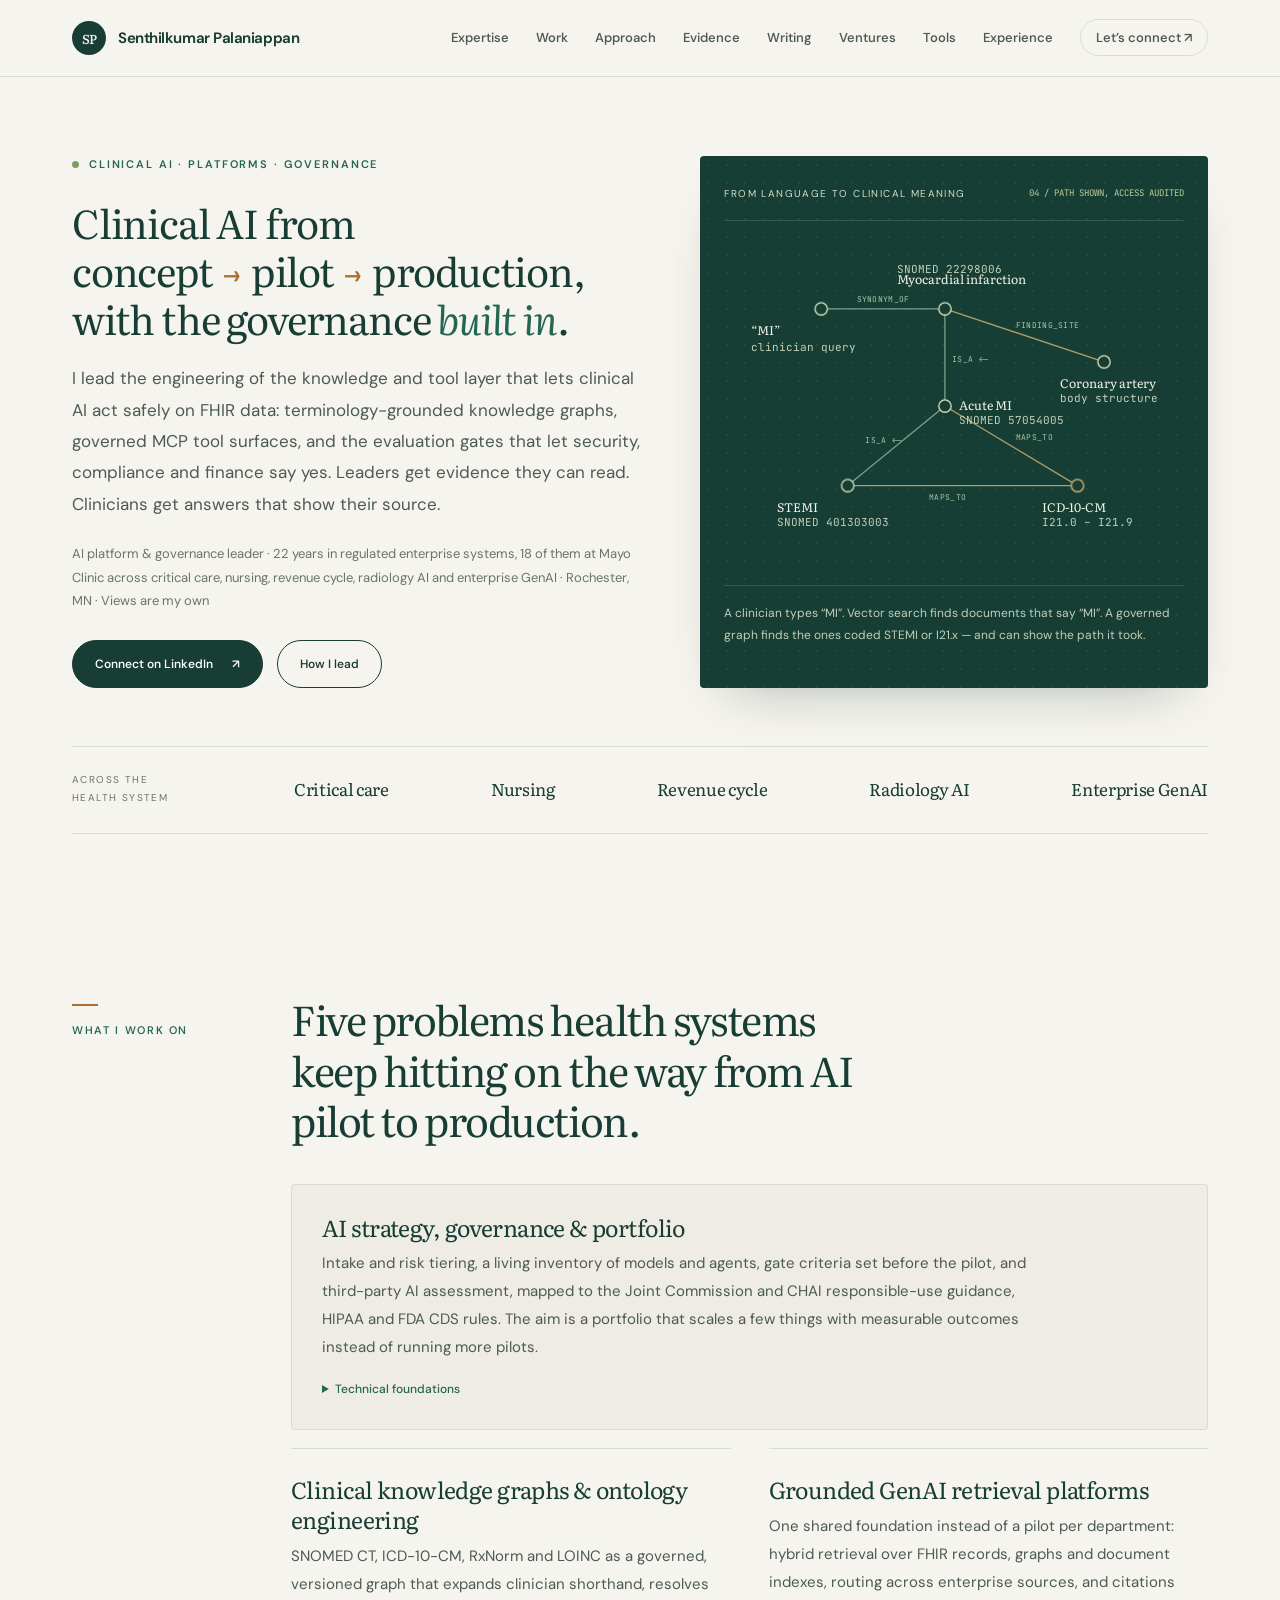
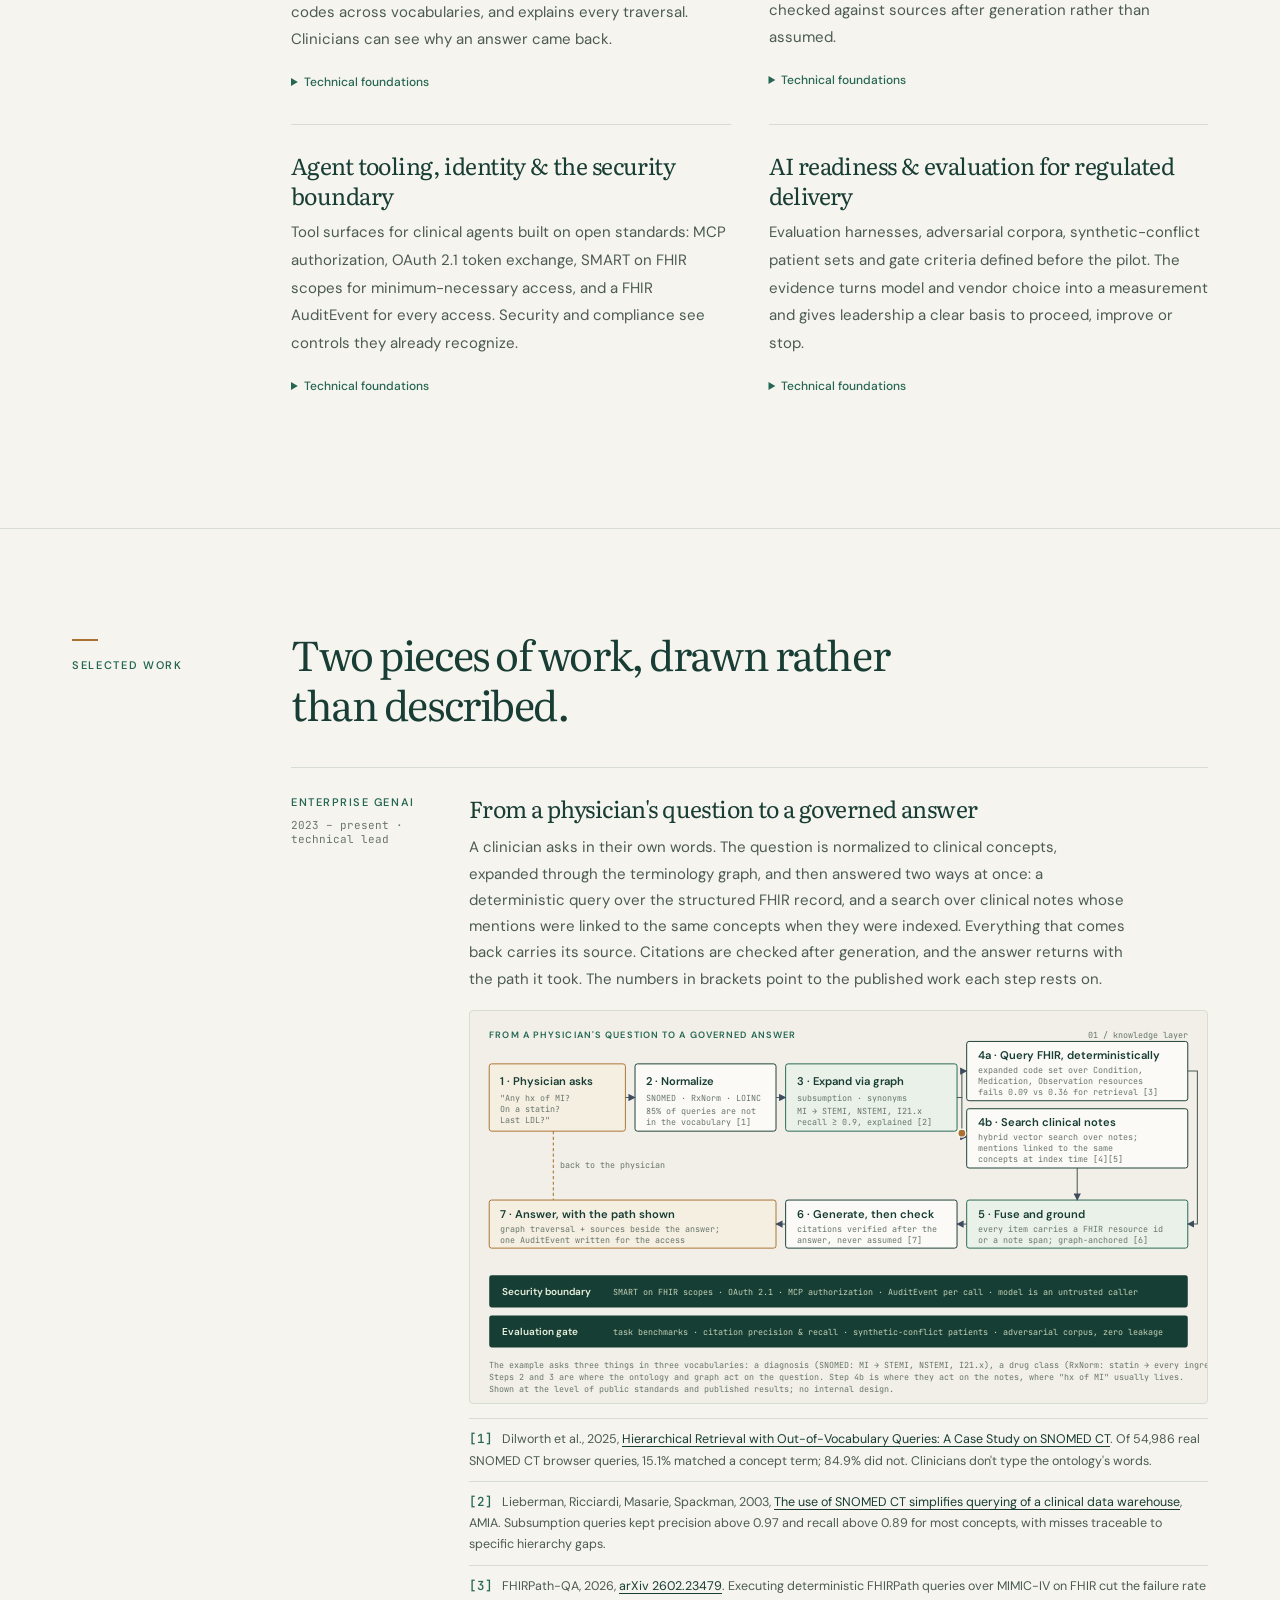
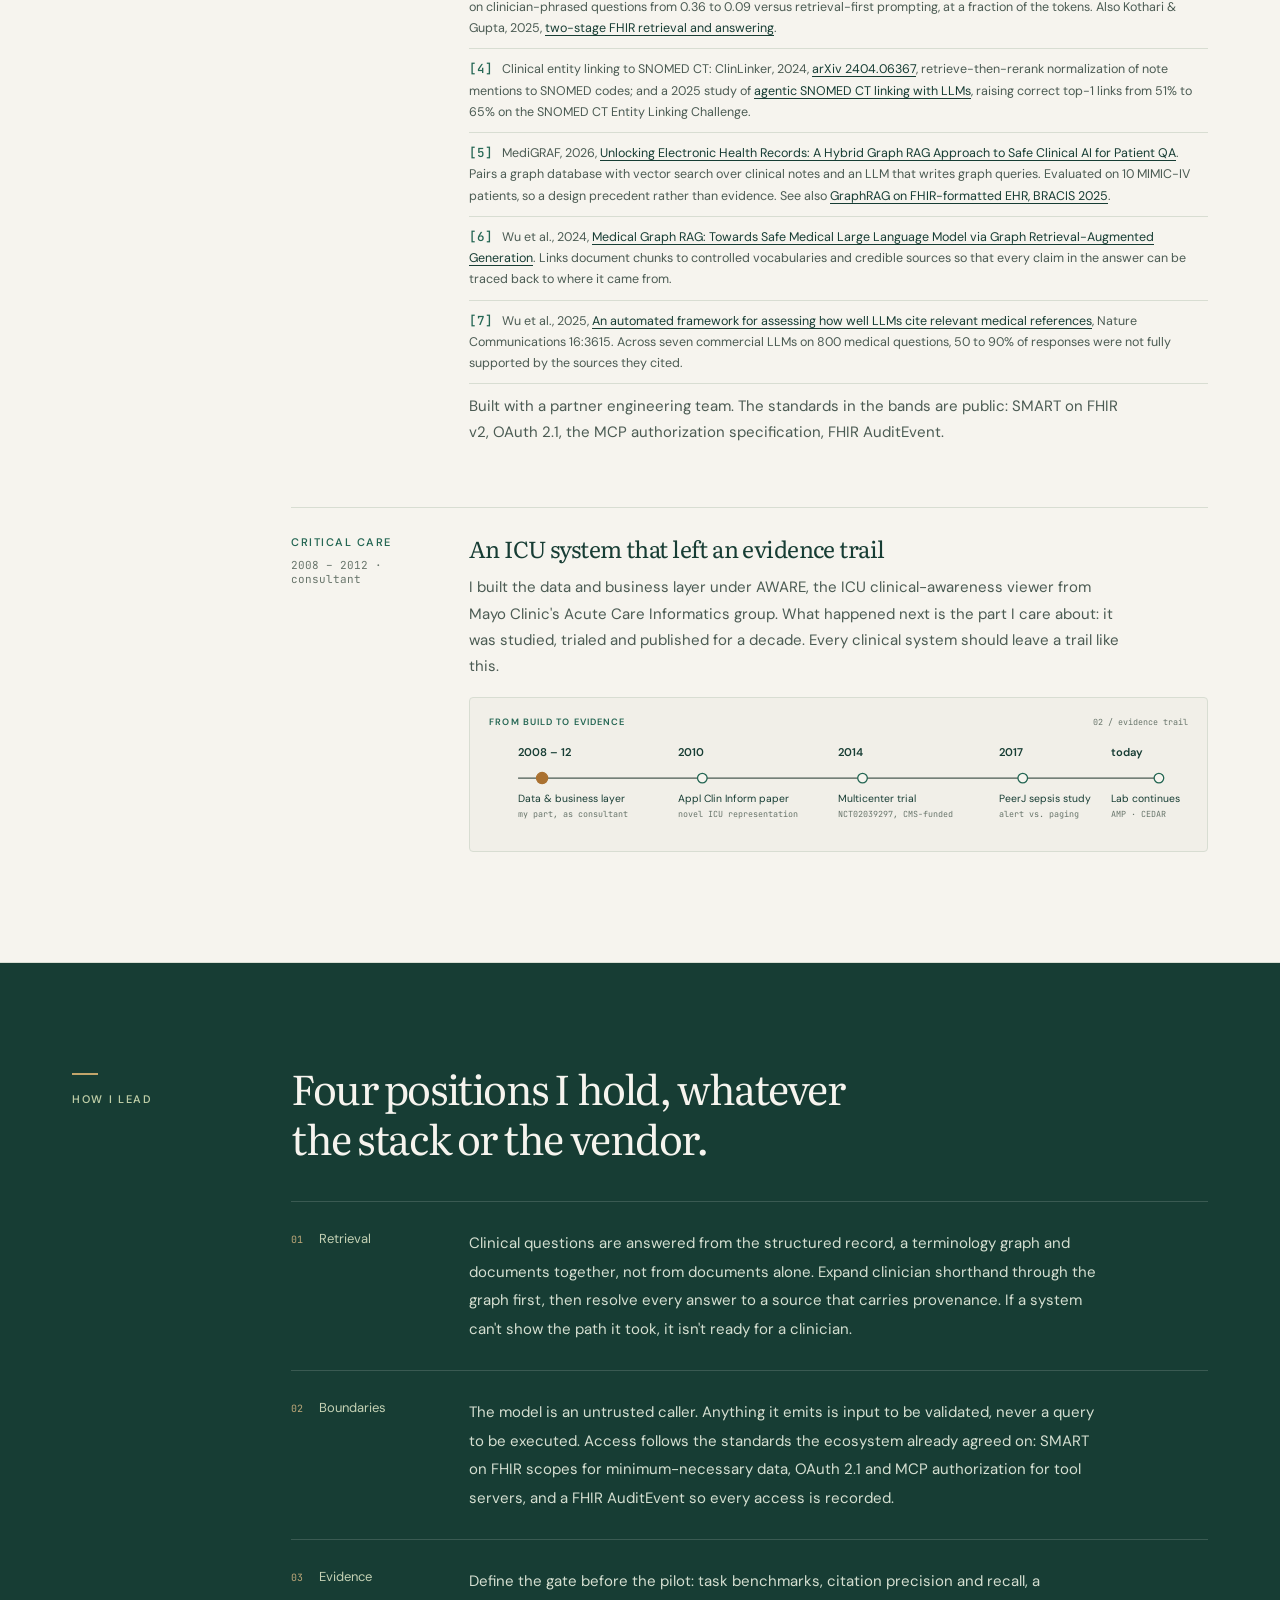
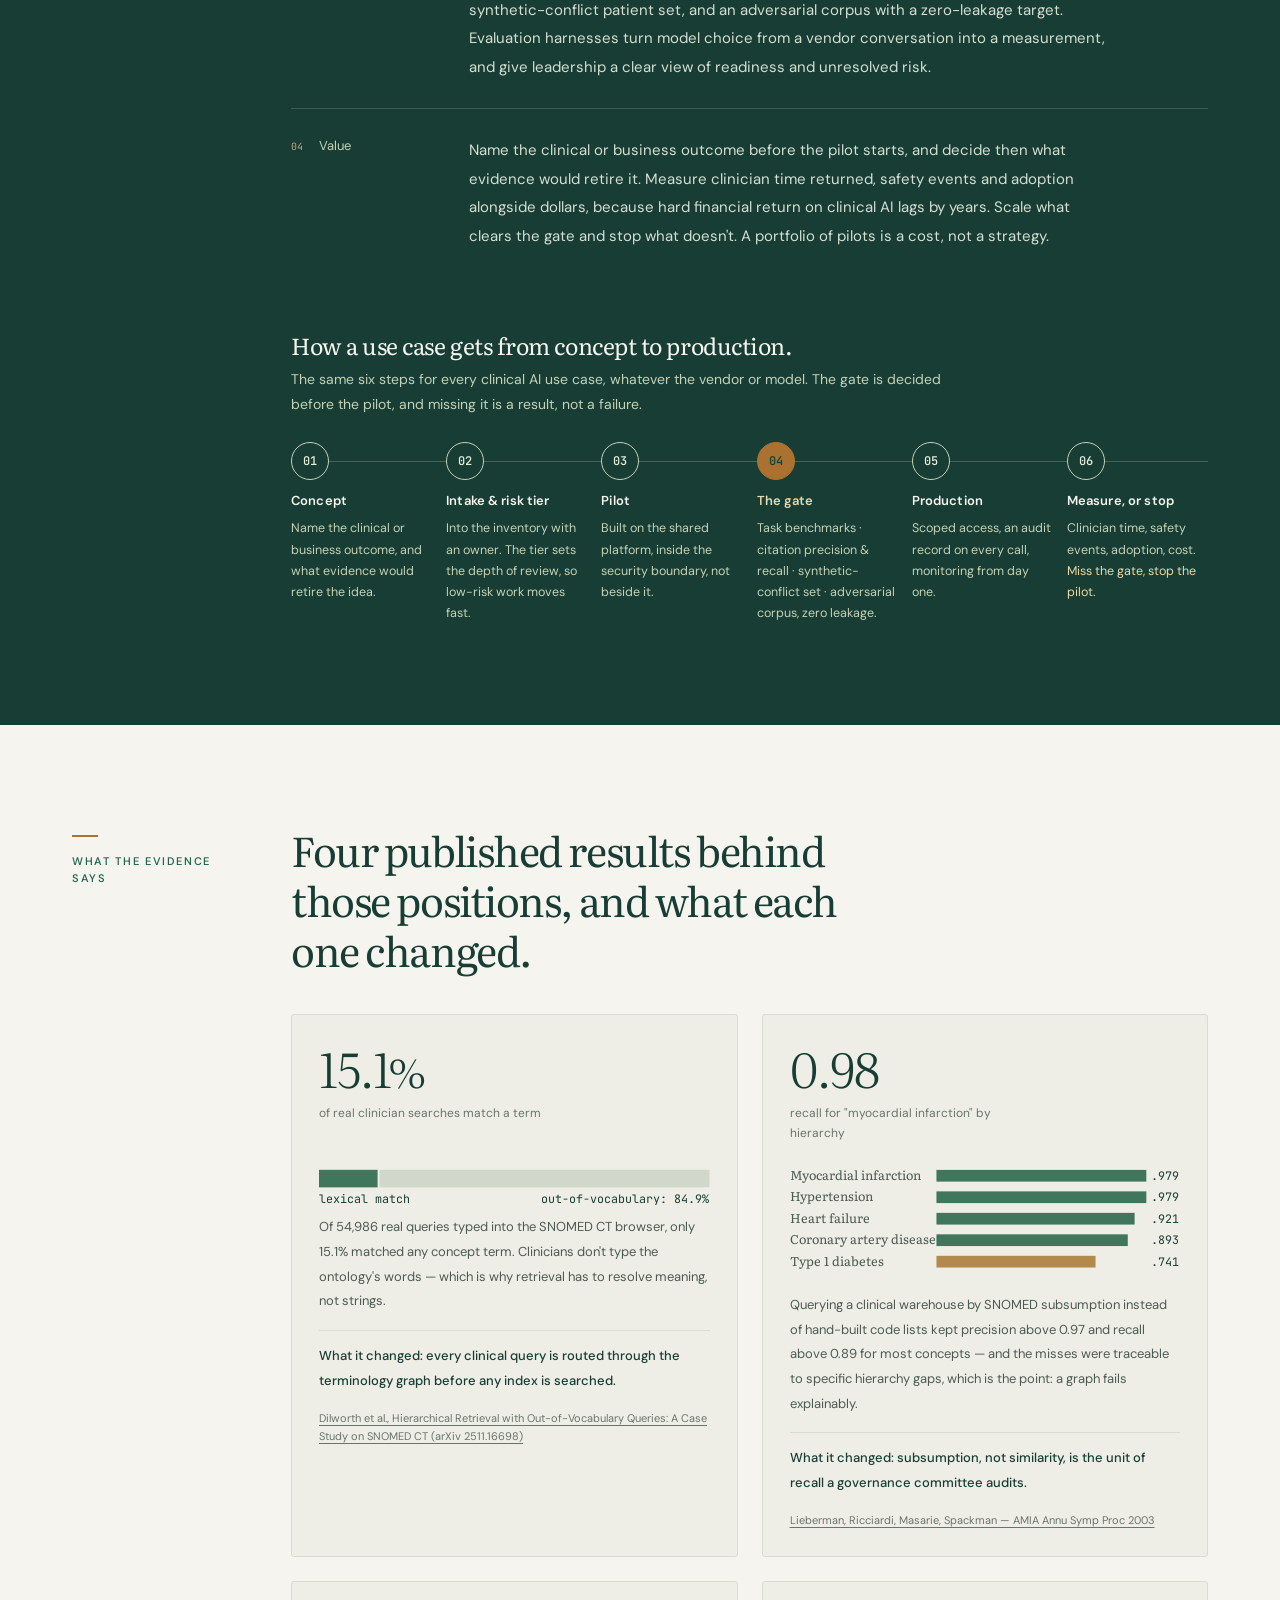
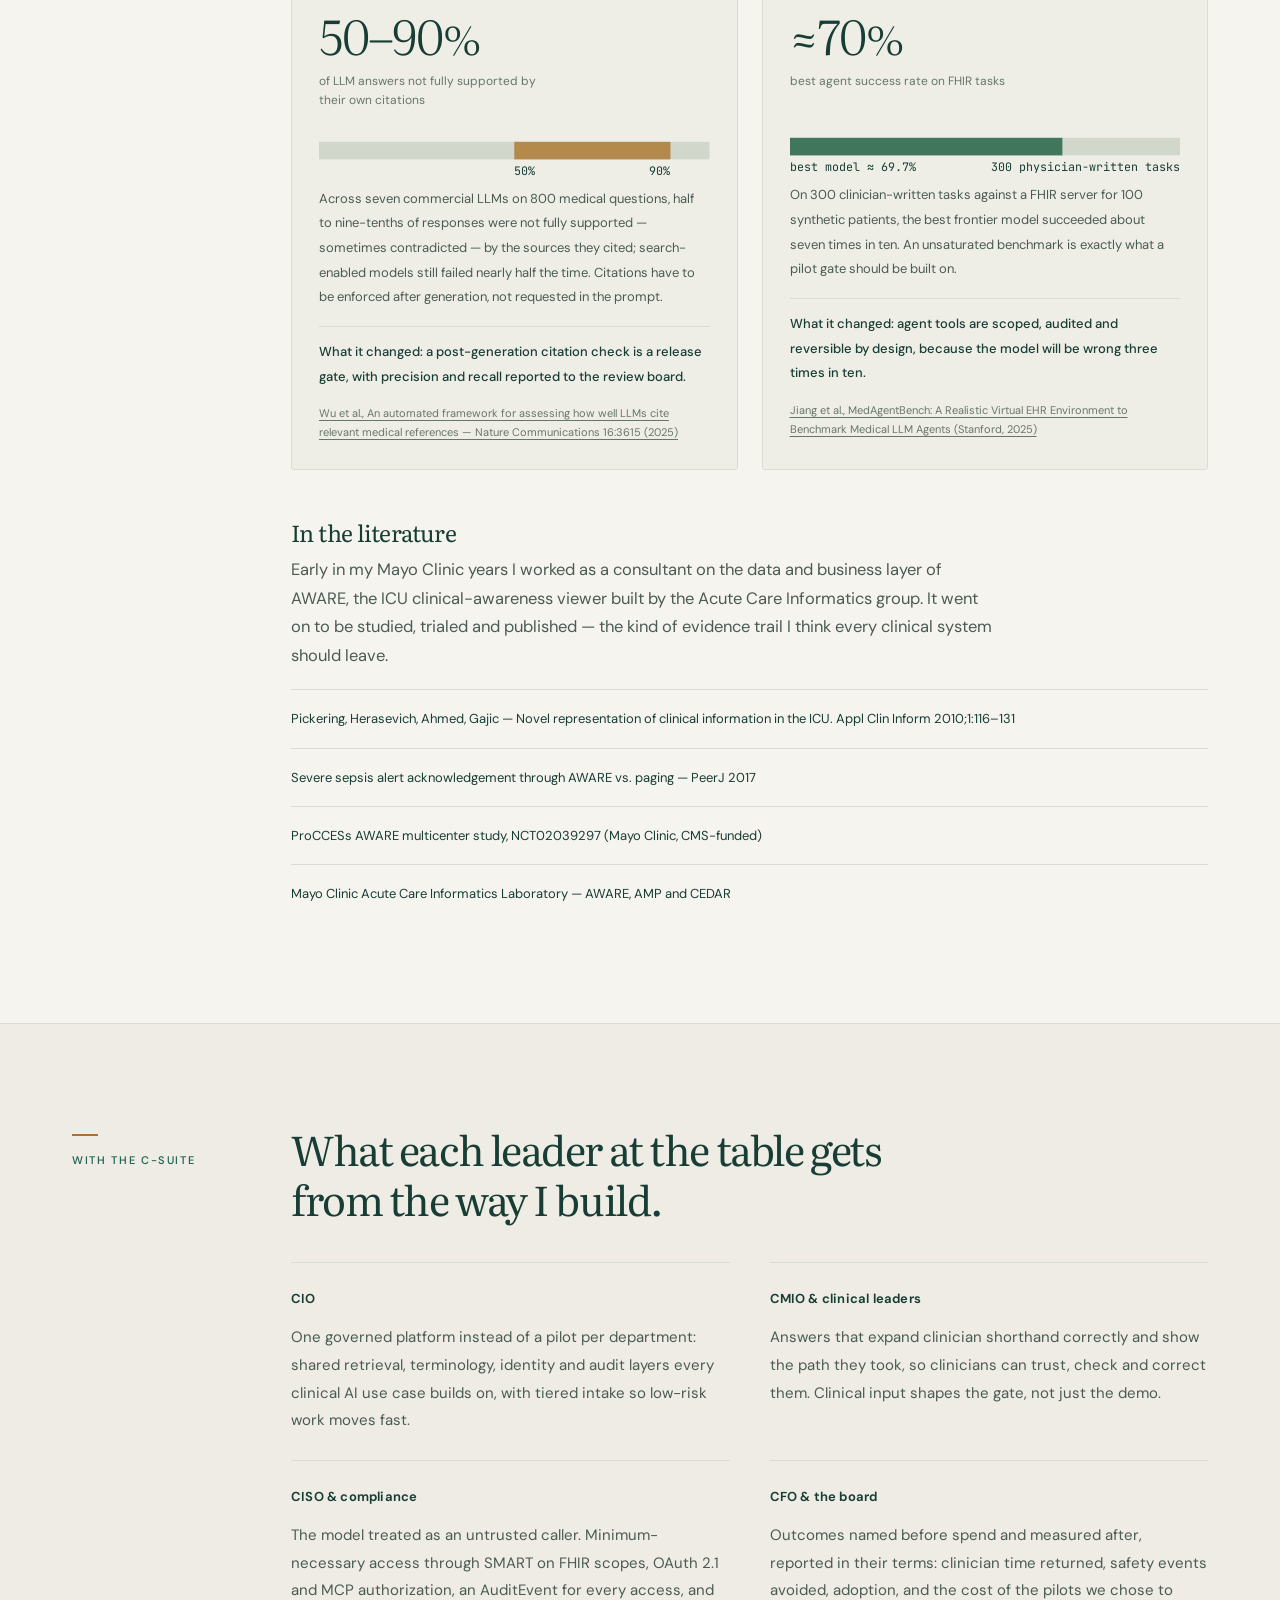
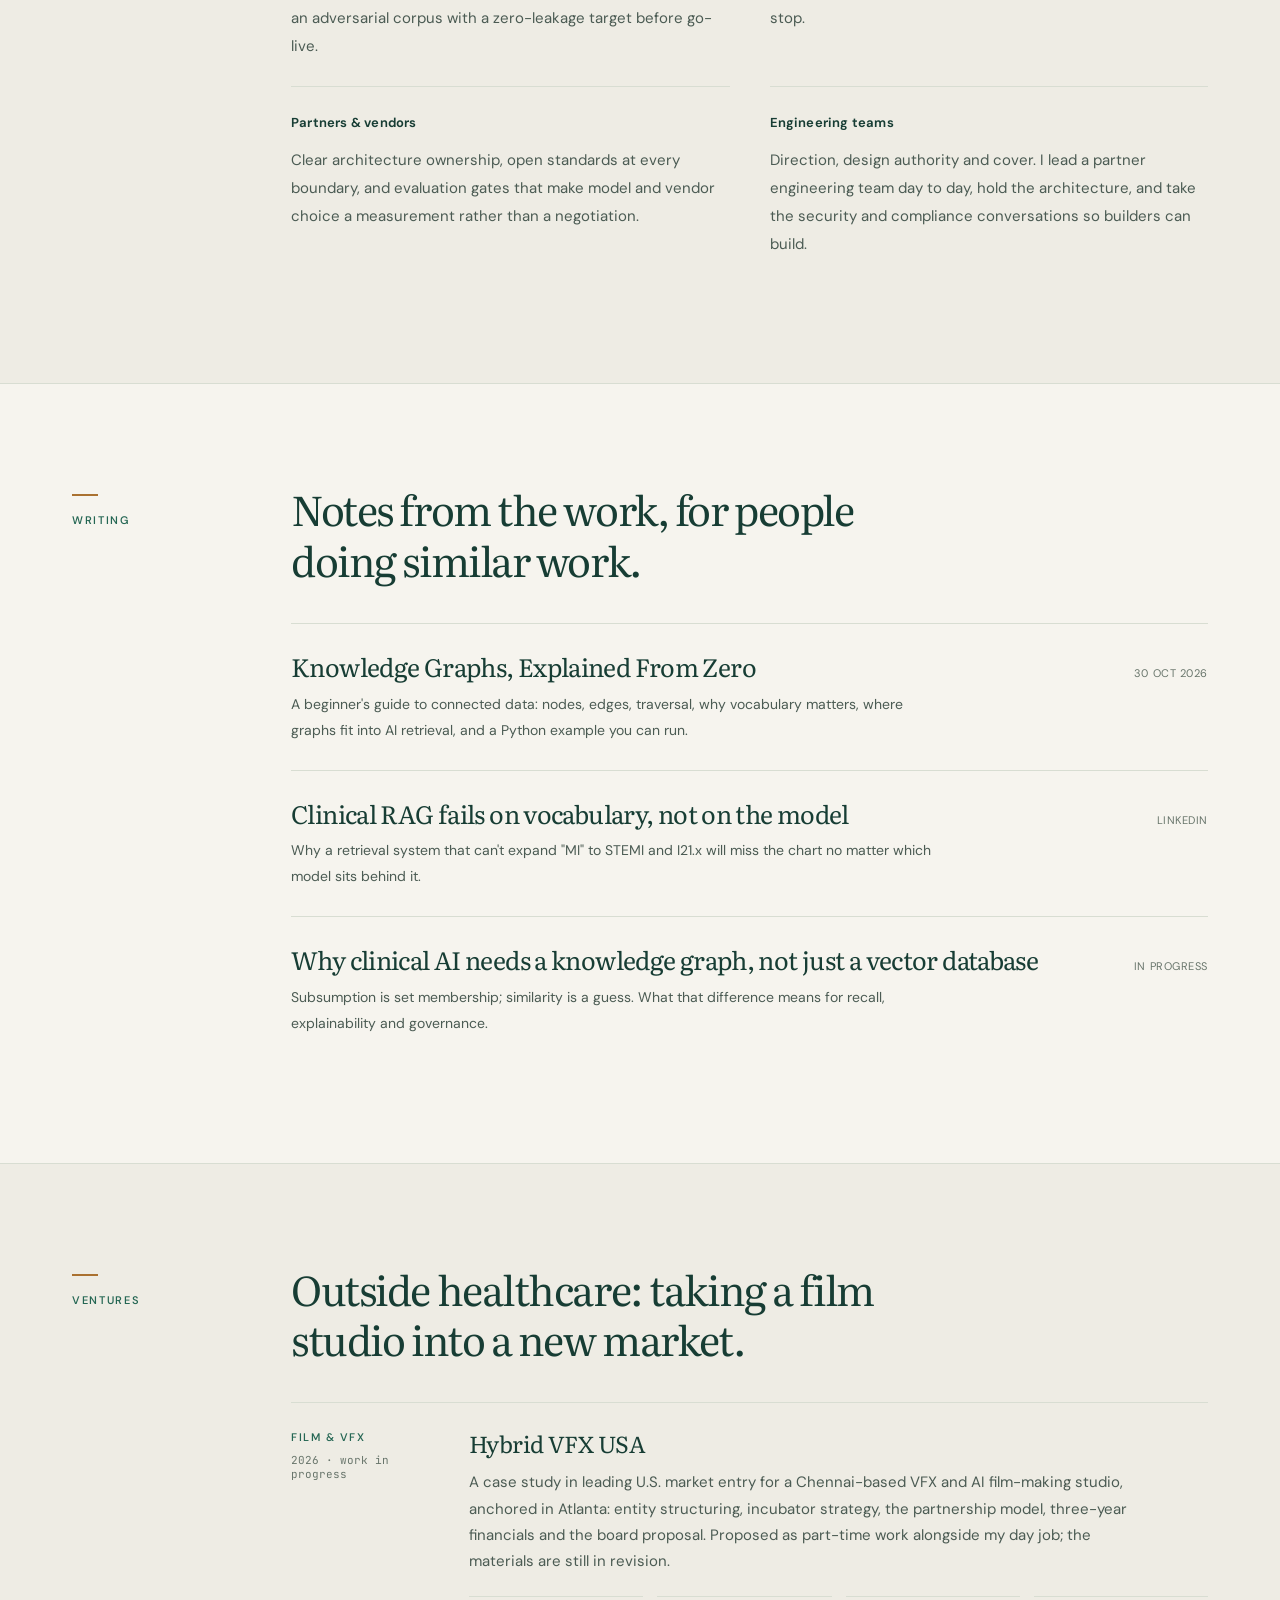
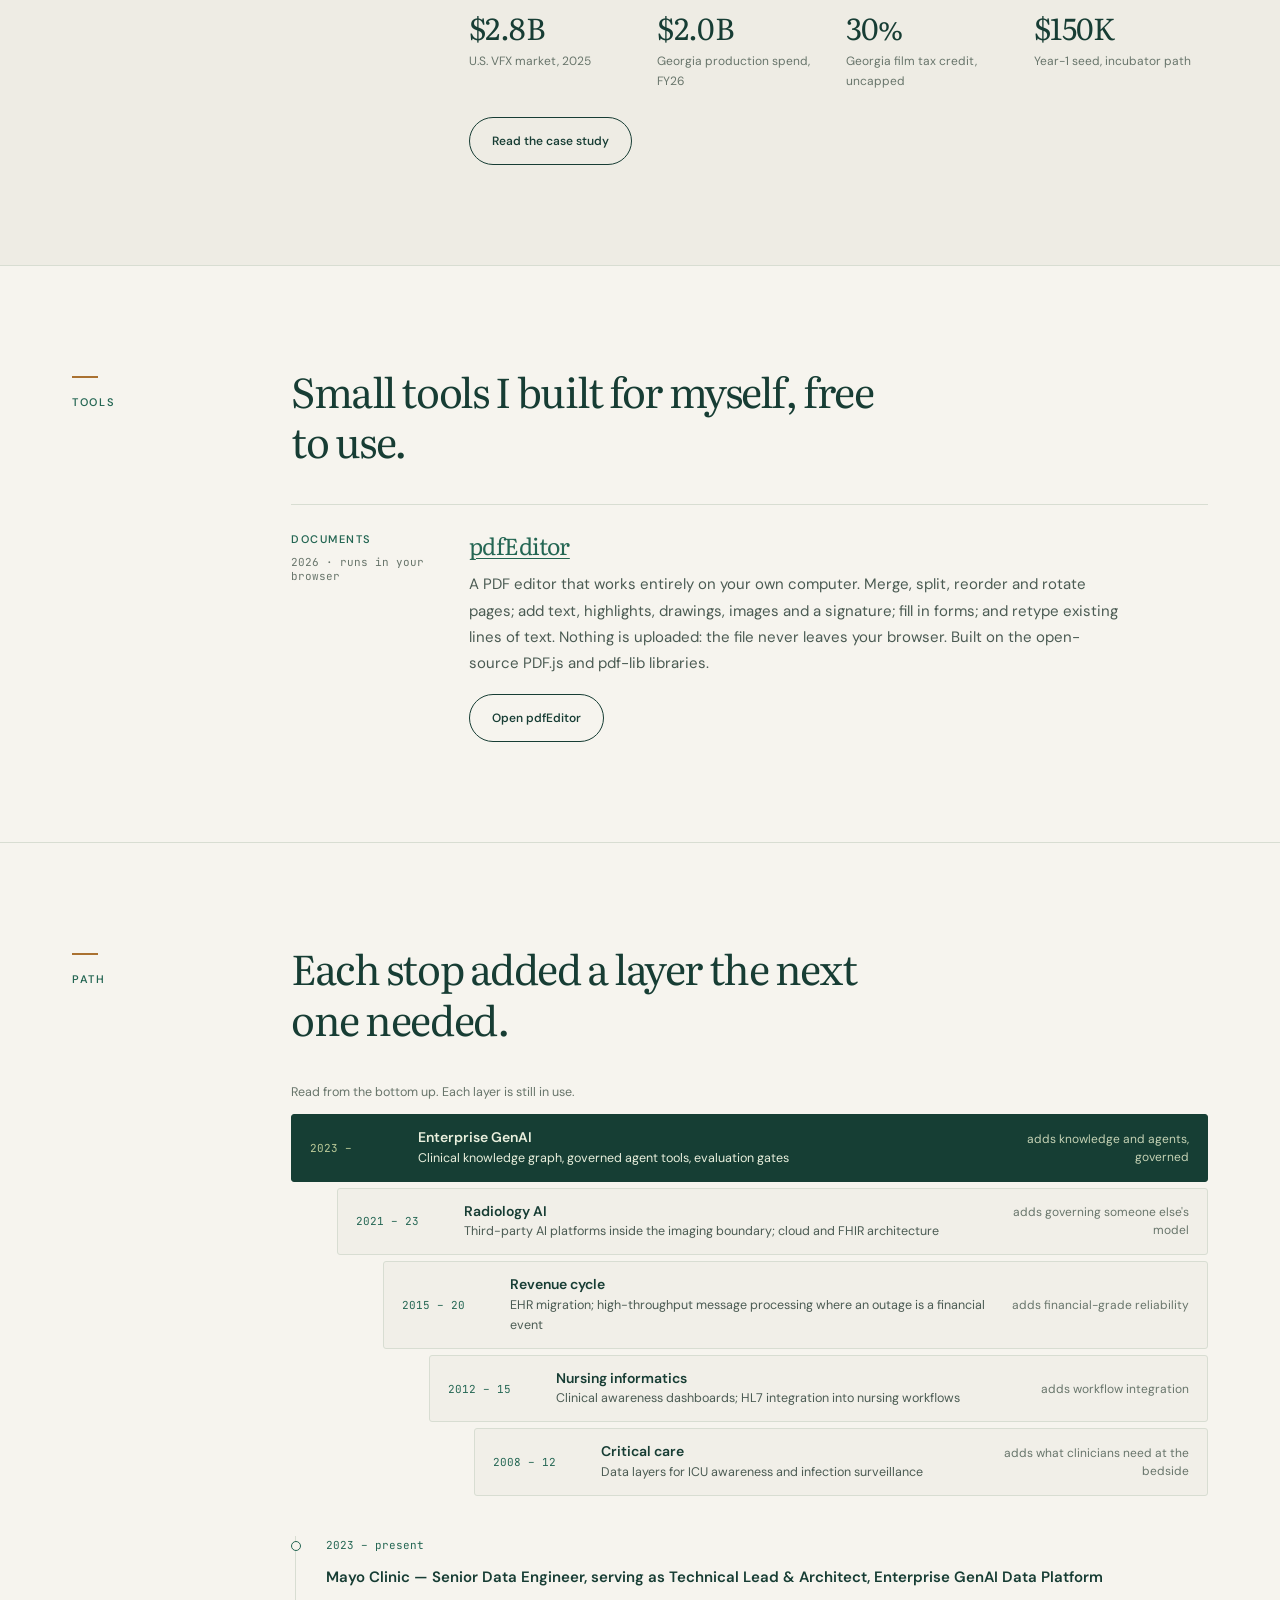
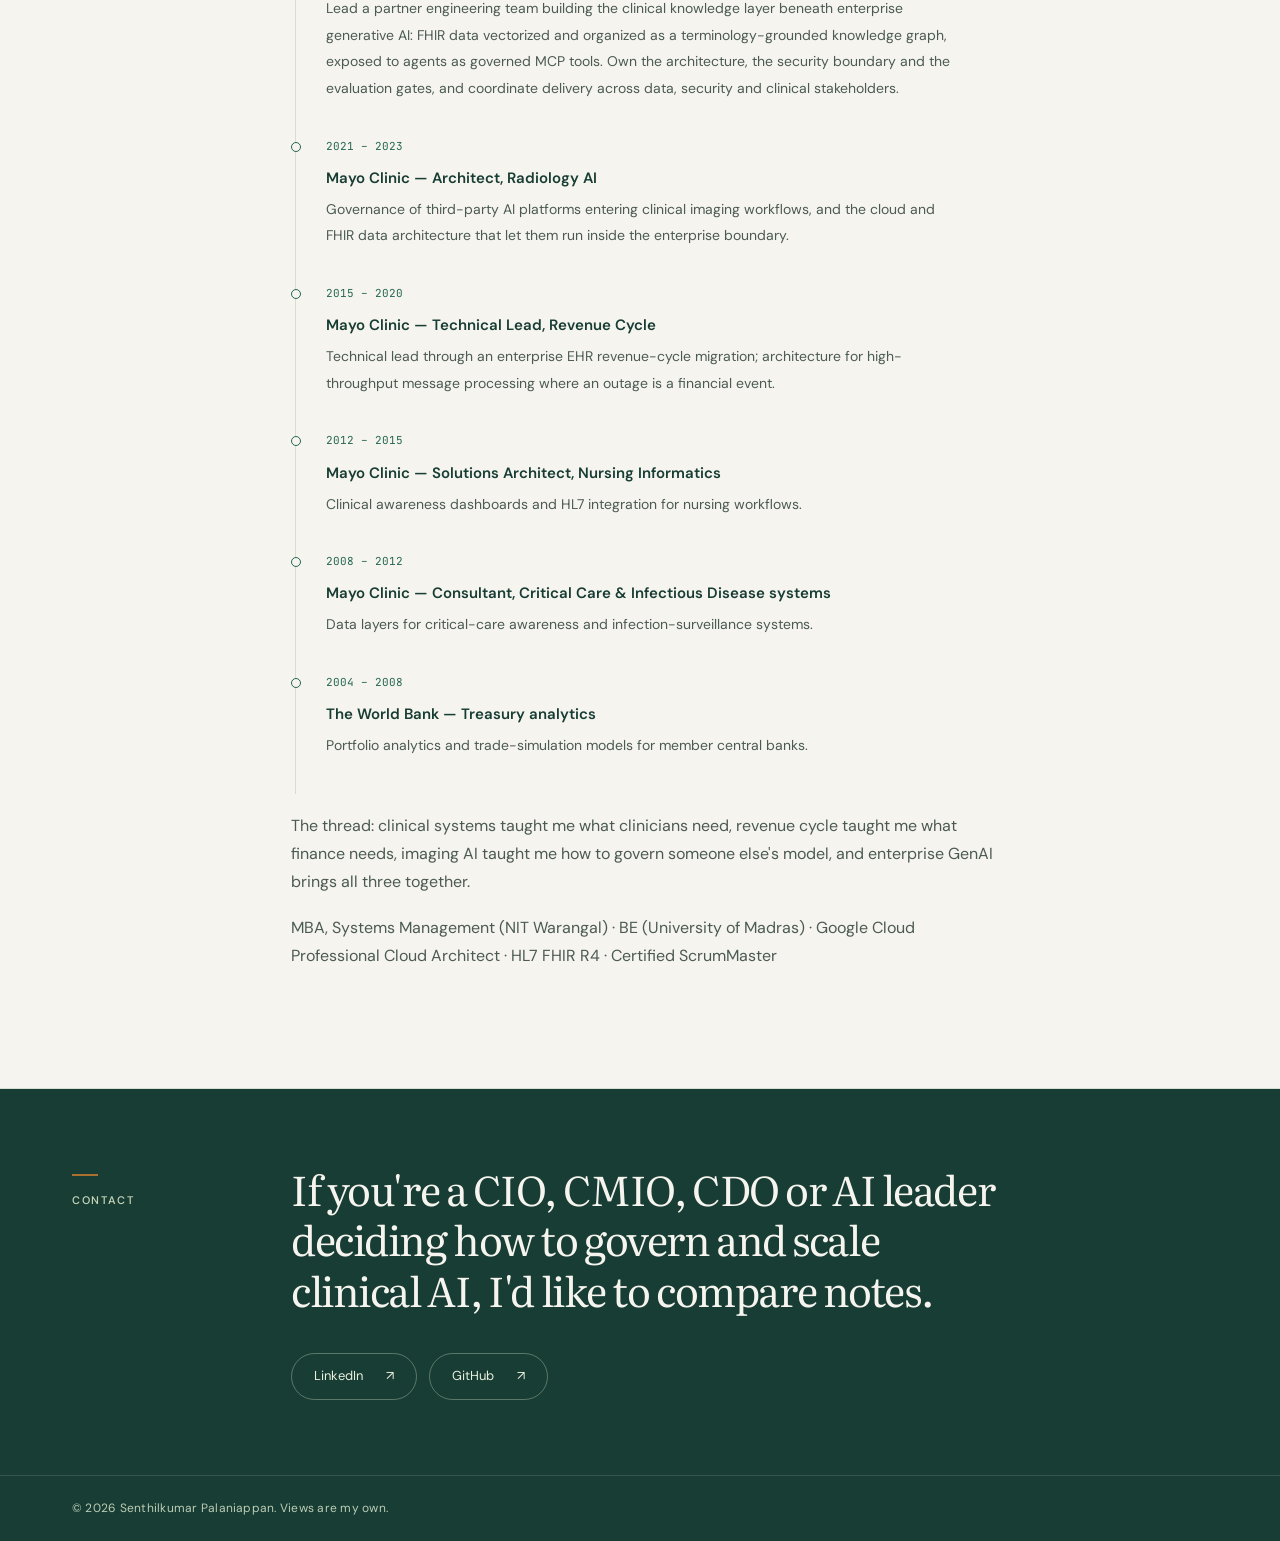
<file: versions/v8-tools.html>
<!DOCTYPE html>
<html lang="en">
<head>
<meta charset="utf-8">
<meta name="viewport" content="width=device-width, initial-scale=1">
<title>Senthilkumar Palaniappan — Clinical AI Strategy, Platforms &amp; Governance</title>
<meta name="description" content="Senthilkumar Palaniappan — AI platform and governance leader in academic medicine. Takes clinical AI from pilot to production: FHIR-grounded clinical knowledge graphs, governed agent tooling on MCP, evaluation gates, and the governance that lets security, compliance and finance say yes.">
<link rel="preconnect" href="https://fonts.googleapis.com">
<link rel="preconnect" href="https://fonts.gstatic.com" crossorigin>
<link href="https://fonts.googleapis.com/css2?family=DM+Sans:wght@400;450;500;550;600;650;700&family=Literata:ital,opsz,wght@0,7..72,300;0,7..72,400;0,7..72,500;0,7..72,600;1,7..72,400&family=JetBrains+Mono:wght@400;500&display=swap" rel="stylesheet">
<style>
:root{
  --paper:#EEF1F3; --paper-2:#E4E9ED; --ink:#152238; --ink-2:#3E4C5E; --mute:#6B7788;
  --teal:#1E6B68; --teal-2:#2A8C87; --ochre:#B8862B; --rule:#C9D1D8;
  --serif:"Literata",Georgia,serif; --mono:"JetBrains Mono",ui-monospace,monospace;
  --w:1080px;
}
*{box-sizing:border-box}
html{scroll-behavior:smooth}
@media (prefers-reduced-motion:reduce){html{scroll-behavior:auto}}
body{margin:0;background:var(--paper);color:var(--ink);font-family:var(--serif);font-size:18px;line-height:1.6;font-weight:400;-webkit-font-smoothing:antialiased}
a{color:var(--teal);text-decoration-thickness:1px;text-underline-offset:3px}
a:hover{color:var(--teal-2)}
:focus-visible{outline:2px solid var(--ochre);outline-offset:3px}
.skip{position:absolute;left:-999px;top:8px;background:var(--ink);color:#fff;padding:8px 12px}
.skip:focus{left:8px;z-index:10}

header{position:sticky;top:0;background:color-mix(in srgb,var(--paper) 88%,transparent);backdrop-filter:blur(8px);border-bottom:1px solid var(--rule);z-index:5}
.nav{max-width:var(--w);margin:0 auto;padding:14px 24px;display:flex;align-items:baseline;justify-content:space-between;gap:24px}
.brand{font-weight:600;font-size:17px;color:var(--ink);text-decoration:none;letter-spacing:.01em}
.nav ul{list-style:none;margin:0;padding:0;display:flex;gap:26px;font-size:16px}
.nav ul a{color:var(--ink-2);text-decoration:none}
.nav ul a:hover{color:var(--teal)}

.wrap{max-width:var(--w);margin:0 auto;padding:0 24px}
section{padding:72px 0;border-bottom:1px solid var(--rule)}
.grid{display:grid;grid-template-columns:200px 1fr;gap:40px}
.rail{font-size:15px;color:var(--mute);font-style:italic;padding-top:6px}
h1,h2,h3{font-weight:500;line-height:1.15;margin:0}
h2{font-size:34px;margin-bottom:28px;letter-spacing:-.01em}
h3{font-size:22px;margin-bottom:8px}
p{margin:0 0 18px;max-width:64ch}
.lede{font-size:21px;color:var(--ink-2);max-width:58ch}

/* hero */
.hero{padding:84px 0 64px}
.hero .grid{grid-template-columns:1.05fr 1fr;align-items:center;gap:56px}
.hero h1{font-size:50px;font-weight:300;letter-spacing:-.015em;margin-bottom:22px}
.hero h1 em{font-style:italic;font-weight:400}
.hero .who{font-size:17px;color:var(--mute);margin-bottom:34px}
.cta{display:inline-flex;gap:14px;flex-wrap:wrap}
.btn{display:inline-block;padding:12px 20px;border:1.5px solid var(--ink);color:var(--ink);text-decoration:none;font-size:16px;border-radius:2px}
.btn.primary{background:var(--ink);color:#fff}
.btn:hover{border-color:var(--teal);color:var(--teal)}
.btn.primary:hover{background:var(--teal);color:#fff}

.graph{width:100%;height:auto;display:block}
.graph .edge{stroke:var(--ochre);stroke-width:1.5;fill:none;stroke-dasharray:400;stroke-dashoffset:400;animation:draw 1.1s ease-out forwards}
.graph .edge.isa{stroke:var(--teal)}
.graph .node{fill:var(--paper);stroke:var(--ink);stroke-width:1.5;opacity:0;animation:pop .5s ease-out forwards}
.graph .node.code{stroke:var(--ochre)}
.graph .lbl{font-family:var(--serif);font-size:14px;fill:var(--ink);opacity:0;animation:pop .5s ease-out forwards}
.graph .code-lbl{font-family:var(--mono);font-size:12.5px;fill:var(--ink-2);opacity:0;animation:pop .5s ease-out forwards}
.graph .elbl{font-family:var(--mono);font-size:10.5px;fill:var(--mute);opacity:0;animation:pop .5s ease-out forwards;letter-spacing:.04em}
@keyframes draw{to{stroke-dashoffset:0}}
@keyframes pop{to{opacity:1}}
@media (prefers-reduced-motion:reduce){.graph .edge{stroke-dashoffset:0;animation:none}.graph .node,.graph .lbl,.graph .code-lbl,.graph .elbl{opacity:1;animation:none}}
.caption{font-size:14px;color:var(--mute);font-style:italic;margin-top:10px;max-width:none}

/* practice areas — ruled list */
.areas{display:grid;grid-template-columns:1fr 1fr;gap:0 48px}
.area{padding:22px 0;border-top:1px solid var(--rule)}
.area p{font-size:17px;color:var(--ink-2);margin:0}
.area .stack{font-family:var(--mono);font-size:12.5px;color:var(--mute);margin-top:10px;line-height:1.7}
.area.wide{grid-column:1/-1}
.area.wide p{max-width:72ch}

/* work */
.work{display:grid;gap:36px}
.case{display:grid;grid-template-columns:160px 1fr;gap:28px;padding-top:24px;border-top:1px solid var(--rule)}
.case .k{font-size:15px;color:var(--mute);line-height:1.5}
.case p{font-size:17px}
.case ul{margin:0;padding-left:18px;color:var(--ink-2);font-size:16.5px}
.case li{margin-bottom:6px}

/* evidence */
.ev{display:grid;grid-template-columns:1fr 1fr;gap:40px 48px}
.ev figure{margin:0;padding-top:20px;border-top:1px solid var(--rule)}
.ev svg{width:100%;height:auto;display:block}
.ev figcaption{font-size:15px;color:var(--ink-2);margin-top:10px;line-height:1.5}
.ev figcaption a{font-size:13.5px;color:var(--mute);display:block;margin-top:4px}
.ev .drove{display:block;margin-top:8px;color:var(--ink);font-style:italic}
.ev .big{font-size:40px;font-weight:300;letter-spacing:-.02em;line-height:1;margin:0 0 6px}
.ev .big small{font-size:16px;color:var(--mute);letter-spacing:0;margin-left:8px;font-weight:400}
.chart text{font-family:var(--serif);font-size:13px;fill:var(--ink-2)}
.chart .v{font-family:var(--mono);font-size:12px;fill:var(--ink)}
.chart .bar{fill:var(--teal)}
.chart .bar.dim{fill:var(--rule)}
.chart .bar.oc{fill:var(--ochre)}
.bd{width:100%;height:auto;display:block;margin:14px 0 4px}
.bd text{font-family:var(--serif);font-size:12.5px;fill:var(--ink)}
.bd .m{font-family:var(--mono);font-size:10.5px;fill:var(--mute)}
.bd .box{fill:var(--paper);stroke:var(--ink);stroke-width:1.2}
.bd .box.g{stroke:var(--teal)}
.bd .ln{stroke:var(--ink-2);stroke-width:1.2;fill:none}
.bd .ln.no{stroke:var(--ochre);stroke-dasharray:4 3}
.lit{list-style:none;margin:0;padding:0}
.lit li{padding:14px 0;border-top:1px solid var(--rule);font-size:16px;color:var(--ink-2)}
.lit a{color:var(--ink)}
@media (max-width:860px){.ev{grid-template-columns:1fr}}

/* leadership table */
.table{display:grid;grid-template-columns:1fr 1fr;gap:0 48px}
.table .row{padding:20px 0;border-top:1px solid var(--rule)}
.table .row b{display:block;font-weight:500;font-size:19px;margin-bottom:6px}
.table .row p{font-size:16.5px;color:var(--ink-2);margin:0}
@media (max-width:860px){.table{grid-template-columns:1fr}}

/* writing */
.posts{list-style:none;margin:0;padding:0}
.posts li{padding:18px 0;border-top:1px solid var(--rule);display:grid;grid-template-columns:1fr auto;gap:20px;align-items:baseline}
.posts a{text-decoration:none;color:var(--ink);font-size:20px}
.posts a:hover{color:var(--teal);text-decoration:underline}
.posts small{color:var(--mute);font-size:14px;white-space:nowrap}
.posts .sum{grid-column:1/-1;color:var(--ink-2);font-size:16px;margin:0}

/* timeline */
.tl{list-style:none;margin:0;padding:0;border-left:1.5px solid var(--rule);margin-left:4px}
.tl li{position:relative;padding:0 0 26px 28px}
.tl li::before{content:"";position:absolute;left:-6px;top:10px;width:10px;height:10px;border-radius:50%;background:var(--paper);border:1.5px solid var(--teal)}
.tl .yr{font-family:var(--mono);font-size:12.5px;color:var(--mute);display:block;margin-bottom:2px}
.tl b{font-weight:500}
.tl p{font-size:16px;color:var(--ink-2);margin:4px 0 0}

/* contact */
.contact{padding:72px 0 56px;border-bottom:none}
.contact .links{display:flex;gap:28px;flex-wrap:wrap;font-size:18px}
footer{font-size:14px;color:var(--mute);padding:16px 0 40px}

@media (max-width:860px){
  body{font-size:17px}
  .grid,.hero .grid{grid-template-columns:1fr;gap:16px}
  .rail{padding-top:0}
  .hero{padding:48px 0}
  .hero h1{font-size:36px}
  h2{font-size:28px}
  section{padding:52px 0}
  .areas{grid-template-columns:1fr}
  .case{grid-template-columns:1fr;gap:6px}
  .nav{flex-direction:column;gap:6px;align-items:flex-start;padding:12px 20px}
  .nav ul{gap:14px;font-size:14px;flex-wrap:wrap}
}

/* Editorial identity */
:root{--paper:#f6f4ee;--paper-2:#eeece4;--ink:#173d34;--ink-2:#4b5b53;--mute:#68756b;--teal:#246653;--teal-2:#347d65;--ochre:#aa7130;--rule:#d8ddd2;--sans:"DM Sans",Arial,sans-serif;--w:1200px}
body{font-family:var(--sans);font-size:17px;line-height:1.75}
::selection{background:#d1dfb6;color:#173d34}
header{background:#f6f4eef2;backdrop-filter:blur(16px)}
.nav{padding:21px 32px;align-items:center;gap:30px}
.brand{font-size:15px;font-weight:650;display:flex;align-items:center;gap:12px;white-space:nowrap;letter-spacing:-.03em}
.brand::before{content:"SP";font:500 13px var(--serif);letter-spacing:-.07em;background:var(--ink);color:var(--paper);width:34px;height:34px;border-radius:50%;display:grid;place-items:center}
.nav ul{gap:27px;font-size:12px;font-weight:550;align-items:center}
.nav ul li:last-child a{border:1px solid var(--rule);padding:9px 15px;border-radius:40px}
.wrap{padding:0 32px}
section{padding:100px 0;scroll-margin-top:95px}
.grid{grid-template-columns:165px minmax(0,1fr);gap:54px}
.rail{font:550 10px/1.6 var(--sans);letter-spacing:.15em;text-transform:uppercase;color:var(--teal);padding-top:10px}
.rail::before{content:"";display:block;width:26px;height:2px;background:var(--ochre);margin-bottom:16px}
h1,h2,h3{font-family:var(--serif)}
h2{font-weight:400;font-size:clamp(30px,3.2vw,43px);line-height:1.23;max-width:25ch;margin-bottom:38px;letter-spacing:-.035em}
h3{font-size:23px;font-weight:400;line-height:1.3;letter-spacing:-.025em}
.hero{padding:78px 0 60px;overflow:hidden;border-bottom:0}
.hero .grid{grid-template-columns:1.13fr 1fr;gap:55px;align-items:center}
.eyebrow{font-size:10px;font-weight:600;text-transform:uppercase;letter-spacing:.17em;color:var(--teal);display:flex;align-items:center;gap:10px;margin:0 0 24px}
.eyebrow::before{content:"";height:7px;width:7px;background:#7e9c63;border-radius:50%}
.hero h1{font-size:clamp(40px,4.6vw,62px);line-height:1.13;font-weight:400;letter-spacing:-.045em;margin-bottom:26px}
.hero h1 em{color:var(--teal);font-weight:400}
.lede{font-size:16px;line-height:1.85;max-width:53ch;color:var(--ink-2)}
.hero .who{font-size:11px;line-height:1.9;max-width:64ch;margin:22px 0 28px}
.btn{font:550 12px var(--sans);padding:15px 22px;border-radius:40px;border-width:1px;transition:background .2s,color .2s,transform .2s}
.btn:hover{transform:translateY(-2px)}
.btn.primary{background:var(--ink);border-color:var(--ink)}
.btn.primary::after{content:" ↗";margin-left:16px}
.graph-panel{background:#163e34;border-radius:4px;padding:29px 24px 23px;position:relative;background-image:radial-gradient(#bcd1b014 .8px,transparent .8px);background-size:18px 18px;box-shadow:0 25px 55px -32px #173d3466}
.panel-top{display:flex;justify-content:space-between;align-items:center;font-size:9px;letter-spacing:.14em;text-transform:uppercase;color:#d3ddc8;border-bottom:1px solid #ffffff24;padding-bottom:18px;margin-bottom:26px}
.panel-top span:last-child{color:#bdcc9a;font-family:var(--mono);font-size:9px;letter-spacing:0}
.graph .node{fill:#173e34;stroke:#d5e3bb;opacity:1;animation:none}
.graph .node.code{stroke:#d9b976}
.graph .lbl{fill:#f1f3e6;opacity:1;animation:none}
.graph .code-lbl{fill:#c2d0b7;opacity:1;animation:none}
.graph .elbl{fill:#adc2a5;opacity:1;animation:none;font-size:9px}
.graph .edge{stroke:#d5b477;stroke-dashoffset:0;animation:none;opacity:.8}
.graph .edge.isa{stroke:#91b99b}
.graph-panel .caption{color:#c0cfba;font-family:var(--sans);font-style:normal;font-size:11px;line-height:1.8;padding-top:17px;border-top:1px solid #ffffff24;margin-top:20px}
.career-strip{display:flex;justify-content:space-between;gap:24px;border-top:1px solid var(--rule);border-bottom:1px solid var(--rule);padding:24px 0 27px;margin-top:58px;align-items:center}
.career-strip .strip-label{font-size:9px;text-transform:uppercase;letter-spacing:.14em;color:var(--mute);max-width:120px}
.career-strip span:not(.strip-label){font-family:var(--serif);font-size:17px;letter-spacing:-.02em}
.areas{gap:0 38px}.area{padding:26px 0 30px}.area p{font-size:14px;line-height:1.85}.area .stack{font-size:10px;line-height:1.9;color:var(--teal);margin-top:17px}
.area.wide{background:var(--paper-2);padding:28px 30px;margin-bottom:18px;border:1px solid var(--rule);border-radius:3px}
#selected{background:var(--ink);color:var(--paper);border:0}
#selected .rail{color:#bfcea7}#selected .rail::before{background:#c2a56b}
#selected h2{max-width:24ch}
.work{gap:0;counter-reset:position}
.case{grid-template-columns:150px minmax(0,1fr);gap:28px;border-color:#ffffff26;padding:27px 0;counter-increment:position}
.case .k{color:#c5d2b5;font-size:12px;display:flex;gap:16px;align-items:baseline}
.case .k::before{content:"0" counter(position);font-family:var(--mono);font-size:10px;color:#bca779}
.case p{font-size:14px;line-height:1.9;color:#d5dfd1;margin:0}
.ev{gap:24px}.ev figure{background:#eeeee6;border:1px solid var(--rule);padding:27px;border-radius:3px;min-width:0}
.ev .big{font-family:var(--serif);font-size:48px;color:var(--ink);margin-bottom:23px;line-height:1.1}
.ev .big small{display:block;font-family:var(--sans);font-size:11px;line-height:1.6;margin:10px 0 0;letter-spacing:0;max-width:28ch;min-height:35px}
.ev figcaption{font-size:12px;line-height:1.9}.ev figcaption a{font-size:10px;line-height:1.7;margin-top:15px}.ev .drove{font-style:normal;border-top:1px solid var(--rule);padding-top:13px;margin-top:16px;font-weight:500}
.chart .bar.dim{fill:#d1d8cb}.chart .bar{fill:#40765b}.chart .bar.oc{fill:#b38a4c}
.lit li{font-size:12px;padding:17px 0;line-height:1.8}.lit a{text-decoration:none}.lit a:hover{text-decoration:underline}
#leadership{background:var(--paper-2)}
.table{gap:0 40px}.table .row{padding:25px 0}.table .row b{font-size:12px;font-family:var(--sans);font-weight:650;margin-bottom:13px;letter-spacing:.015em}.table .row p{font-size:14px;line-height:1.85}
.posts li{padding:26px 0;gap:8px 20px}.posts a,.posts .draft-title{font:400 25px/1.35 var(--serif);letter-spacing:-.025em}.posts small{font-size:10px;text-transform:uppercase;letter-spacing:.05em}.posts .sum{font-size:13px;max-width:65ch;line-height:1.85}
.tl{margin-top:10px}.tl li{padding:0 0 35px 30px}.tl .yr{font-size:10px;margin-bottom:9px;color:var(--teal)}.tl b{font-size:14px;font-weight:600;line-height:1.8;display:block}.tl p{font-size:13px;line-height:1.9}.tl li::before{background:var(--paper);top:5px;width:8px;height:8px;left:-5px}
.contact{background:var(--ink);color:var(--paper);padding:75px 0}.contact .rail{color:#c5d2b5}.contact h2{font-size:clamp(29px,3.2vw,43px);max-width:30ch}.contact .links{gap:12px}.contact .links a{font-size:12px;border:1px solid #d2dfc45c;padding:11px 22px;border-radius:30px;color:#e9efdd;text-decoration:none}.contact .links a::after{content:" ↗";margin-left:20px}.contact .links a:hover{background:#ffffff12}
footer{background:var(--ink);color:#bdcdb6;border-top:1px solid #ffffff20;font-size:10px;padding:22px 0;letter-spacing:.02em}
@media(min-width:861px) and (max-width:1100px){.nav ul{gap:16px}.hero .grid{gap:30px}.grid{gap:32px;grid-template-columns:135px minmax(0,1fr)}}
@media(max-width:860px){.nav{flex-direction:row;padding:15px 24px;gap:15px}.nav ul{font-size:11px;gap:16px}.nav ul li:nth-child(2),.nav ul li:nth-child(3){display:none}.nav ul li:last-child a{padding:7px 12px}.brand{font-size:12px;gap:8px}.brand::before{width:28px;height:28px;font-size:11px}.wrap{padding:0 24px}.hero{padding:44px 0 0}.hero .grid{grid-template-columns:minmax(0,1fr);gap:36px}.hero h1{max-width:17ch;font-size:clamp(40px,7vw,60px)}.lede{max-width:65ch}.hero .who{max-width:75ch}.graph-panel{max-width:620px;width:100%;margin:0 auto}.grid{grid-template-columns:minmax(0,1fr);gap:24px}.rail::before{display:inline-block;vertical-align:middle;margin:0 12px 3px 0;width:18px}.rail{padding:0}.career-strip{margin-top:40px;flex-wrap:wrap;justify-content:flex-start;gap:15px 25px}.career-strip .strip-label{width:100%;max-width:none}.career-strip span:not(.strip-label){font-size:15px}section{padding:60px 0}h2{max-width:28ch}.areas{grid-template-columns:1fr 1fr;gap:0 25px}.ev{grid-template-columns:1fr 1fr}.ev figure{padding:20px}.table{grid-template-columns:1fr 1fr}.case{grid-template-columns:110px minmax(0,1fr);gap:15px}}
@media(max-width:540px){.nav ul li:first-child{display:none}.nav{gap:8px}.brand{font-size:11px}.eyebrow{font-size:8px;letter-spacing:.12em}.hero h1{font-size:42px}.lede{font-size:15px}.hero .who{font-size:10px}.graph-panel{padding:22px 12px 16px}.panel-top{font-size:8px;margin:0 9px 20px}.panel-top span:last-child{font-size:8px}.graph-panel .caption{margin:15px 9px 0}.areas,.ev,.table{grid-template-columns:minmax(0,1fr)}.area.wide{padding:23px}.case{grid-template-columns:minmax(0,1fr);gap:12px}.case p{font-size:13px}.ev .big small{min-height:0}.posts li{grid-template-columns:1fr;gap:12px}.posts small{grid-row:1}.posts a,.posts .draft-title{font-size:23px}h2{font-size:31px}.contact{padding:55px 0}.career-strip{padding-bottom:26px}.career-strip span:not(.strip-label){font-size:14px}}

.technical-detail{margin-top:16px}.technical-detail summary{font:500 12px var(--sans);color:var(--teal);cursor:pointer;padding:4px 0}.technical-detail[open] summary{margin-bottom:8px}
/* v4: readable sizes for an executive audience */
.nav ul{font-size:13px}.eyebrow{font-size:11px}.lede{font-size:17px}.hero .who{font-size:13px;line-height:1.8}.rail{font-size:11px}
.area p{font-size:15px}.area .stack{font-size:11px}.case .k{font-size:13px}.case p{font-size:15px}
.ev figcaption{font-size:13px}.ev figcaption a{font-size:11px}.ev .big small{font-size:12px}.lit li{font-size:13px}
.table .row b{font-size:13px}.table .row p{font-size:15px}.posts small{font-size:11px}.posts .sum{font-size:14px}
.tl .yr{font-size:11px}.tl b{font-size:15px}.tl p{font-size:14px}.graph-panel .caption{font-size:12px}.panel-top{font-size:10px}
.career-strip .strip-label{font-size:10px}.contact .links a{font-size:13px}footer{font-size:12px}
.hero h1{font-size:clamp(28px,3.1vw,40px);line-height:1.2;max-width:none;letter-spacing:-.03em;margin-bottom:22px}
.hero h1 .arr{color:var(--ochre);font-weight:300;font-size:.8em;margin:0 .12em;position:relative;top:-.06em}
.hero h1 .pipe{white-space:nowrap}
@media(max-width:860px){.hero h1{font-size:clamp(28px,4.8vw,38px)}}
@media(max-width:540px){.hero h1{font-size:27px}.hero h1 .pipe{white-space:normal}}
/* v5: looping animated graph (JS adds .anim; reduced-motion users get the static graph) */
@media (prefers-reduced-motion:no-preference){
.graph-panel.anim .graph .edge{stroke-dashoffset:400;animation:none}
.graph-panel.anim .graph .node,.graph-panel.anim .graph .lbl,.graph-panel.anim .graph .code-lbl,.graph-panel.anim .graph .elbl{opacity:0;animation:none}
.graph-panel.anim .graph.play .edge{animation:draw 1.1s ease-out forwards}
.graph-panel.anim .graph.play .node,.graph-panel.anim .graph.play .lbl,.graph-panel.anim .graph.play .code-lbl,.graph-panel.anim .graph.play .elbl{animation:pop .5s ease-out forwards}
.graph-panel.anim .graph.play .node.hit{animation:pop .5s ease-out forwards,ring 1.2s ease-out 3s 2}
@keyframes ring{0%{stroke-width:1.5;r:7}40%{stroke-width:3;r:10}100%{stroke-width:1.5;r:7}}
.graph-panel.anim .graph{transition:opacity .6s}.graph-panel.anim .graph.out{opacity:0}
.panel-top .step{transition:opacity .25s}.panel-top .step.sw{opacity:0}
}

/* v5: infographics */
[data-reveal] .rv{opacity:0;transform:translateY(10px);transition:opacity .6s ease,transform .6s ease}
[data-reveal].in .rv{opacity:1;transform:none}
@media (prefers-reduced-motion:reduce){[data-reveal] .rv{opacity:1;transform:none;transition:none}}

/* selected work */
#impact{background:var(--paper)}
.sw{display:grid;gap:56px}
.sw-item{display:grid;grid-template-columns:150px minmax(0,1fr);gap:28px;padding-top:26px;border-top:1px solid var(--rule)}
.sw-item .k{font:550 11px/1.6 var(--sans);letter-spacing:.14em;text-transform:uppercase;color:var(--teal)}
.sw-item .k span{display:block;font:400 11px var(--mono);letter-spacing:0;color:var(--mute);text-transform:none;margin-top:6px}
.sw-item h3{margin-bottom:10px}
.sw-item p{font-size:15px;color:var(--ink-2);max-width:66ch}
.fig-wrap{overflow-x:auto;margin:18px 0 10px;border:1px solid var(--rule);border-radius:4px;background:#f1efe8}
.fig-wrap svg{display:block;width:100%;min-width:720px;height:auto}
.ig text{font-family:var(--sans);font-size:13px;fill:var(--ink)}
.ig .t{font-size:14px;font-weight:600}
.ig .m{font-family:var(--mono);font-size:10.5px;fill:var(--mute)}
.ig .cap{font-size:11.5px;font-weight:600;letter-spacing:.12em;text-transform:uppercase;fill:var(--teal)}
.ig .box{fill:#fbfaf6;stroke:var(--ink);stroke-width:1.2}
.ig .box.g{stroke:var(--teal);fill:#eaf1e8}
.ig .box.o{stroke:var(--ochre);fill:#f5efe2}
.ig .band{fill:#163e34}
.ig .band-t{fill:#e9efdd;font-size:12.5px;font-weight:600}
.ig .band-m{font-family:var(--mono);font-size:10.5px;fill:#c2d0b7}
.ig .ln{stroke:var(--ink-2);stroke-width:1.3;fill:none}
.ig .ln.o{stroke:var(--ochre);stroke-dasharray:4 3}
.ig .tok{fill:var(--ochre);stroke:#fff;stroke-width:1.5}
.ig .dot{fill:var(--paper);stroke:var(--teal);stroke-width:1.6}
.ig .dot.me{fill:var(--ochre);stroke:var(--ochre)}
.fig-note{font:400 12.5px/1.7 var(--sans);color:var(--mute);margin:0 0 6px}
.src{margin:14px 0 10px;padding:0 0 0 0;list-style:none;border-top:1px solid var(--rule)}
.src li{font:400 12.5px/1.7 var(--sans);color:var(--ink-2);padding:9px 0;border-bottom:1px solid var(--rule)}
.src li b{font-family:var(--mono);font-weight:500;color:var(--teal);margin-right:6px}
.src a{color:var(--ink)}
@media(max-width:860px){.sw-item{grid-template-columns:minmax(0,1fr);gap:10px}}

/* gate stepper (dark band) */
.gate-h{font-family:var(--serif);font-size:23px;font-weight:400;letter-spacing:-.02em;color:var(--paper);margin:54px 0 6px}
.gate-sub{font-size:14px;color:#c5d2b5;margin:0 0 26px;max-width:66ch}
.gate{display:grid;grid-template-columns:repeat(6,minmax(0,1fr));gap:14px;position:relative;counter-reset:gs}
.gate::before{content:"";position:absolute;left:0;right:0;top:19px;height:1px;background:#ffffff33}
.g-step{position:relative;padding-top:50px}
.g-step .g-n{position:absolute;top:0;left:0;width:38px;height:38px;border-radius:50%;background:var(--ink);border:1px solid #c5d2b5;color:#e9efdd;font:500 12px var(--mono);display:grid;place-items:center}
.g-step b{display:block;font:600 13px/1.4 var(--sans);color:var(--paper);margin-bottom:8px;letter-spacing:.01em}
.g-step p{font-size:12.5px;line-height:1.7;color:#c5d2b5;margin:0}
.g-step.gate-mark .g-n{background:var(--ochre);border-color:var(--ochre);color:var(--ink)}
.g-step.gate-mark b{color:#ead9a9}
.g-step.stop p em{color:#ead9a9;font-style:normal}
.gate .g-step{transition-delay:calc(var(--i) * .12s)}
@media(max-width:860px){.gate{grid-template-columns:repeat(3,minmax(0,1fr))}.gate::before{display:none}}
@media(max-width:540px){.gate{grid-template-columns:minmax(0,1fr)}.g-step{padding:0 0 0 52px}.g-step .g-n{top:-2px}}

/* strata */
.strata{display:grid;gap:6px;margin:6px 0 40px}
.layer{display:grid;grid-template-columns:92px minmax(0,1fr) auto;gap:16px;align-items:center;padding:13px 18px;border:1px solid var(--rule);border-radius:3px;background:#f1efe8;transition-delay:calc(var(--i) * .1s)}
.layer .yr{font:400 11px var(--mono);color:var(--teal)}
.layer b{font:600 14px/1.4 var(--sans);color:var(--ink)}
.layer b small{display:block;font:400 12.5px/1.6 var(--sans);color:var(--ink-2)}
.layer .add{font:400 12px/1.5 var(--sans);color:var(--mute);text-align:right;max-width:26ch}
.layer.l5{margin-left:0;background:#163e34;border-color:#163e34}.layer.l5 b,.layer.l5 b small,.layer.l5 .add{color:#e9efdd}.layer.l5 .yr{color:#bdcc9a}.layer.l5 .add{color:#c5d2b5}
.layer.l4{margin-left:5%}.layer.l3{margin-left:10%}.layer.l2{margin-left:15%}.layer.l1{margin-left:20%}
.strata-note{font-size:12.5px;color:var(--mute);margin:0 0 10px}
@media(max-width:860px){.layer{grid-template-columns:80px minmax(0,1fr)}.layer .add{grid-column:2;text-align:left;max-width:none}.layer.l4,.layer.l3,.layer.l2,.layer.l1{margin-left:0}}

/* ventures */
#ventures{background:var(--paper-2)}
#ventures h3 a{color:var(--ink);text-decoration:none}
#ventures h3 a:hover{color:var(--teal);text-decoration:underline}
.vfacts{list-style:none;margin:22px 0 26px;padding:0;display:grid;grid-template-columns:repeat(4,minmax(0,1fr));gap:14px}
.vfacts li{border-top:1px solid var(--rule);padding-top:14px}
.vfacts b{display:block;font:400 30px/1.1 var(--serif);letter-spacing:-.02em;color:var(--ink)}
.vfacts span{display:block;margin-top:8px;font:400 12px/1.6 var(--sans);color:var(--mute)}
@media(max-width:860px){.vfacts{grid-template-columns:repeat(2,minmax(0,1fr))}}
.nav ul a{white-space:nowrap}
@media(min-width:861px) and (max-width:1100px){.nav ul li:nth-child(4){display:none}}
@media(min-width:861px) and (max-width:920px){.nav ul li:nth-child(3){display:none}}
@media(max-width:540px){.nav ul li:nth-child(4){display:none}}
</style>
</head>
<body>
<a class="skip" href="#main">Skip to content</a>
<header>
  <nav class="nav" aria-label="Primary">
    <a class="brand" href="#">Senthilkumar Palaniappan</a>
    <ul>
      <li><a href="#work">Expertise</a></li>
      <li><a href="#impact">Work</a></li>
      <li><a href="#selected">Approach</a></li>
      <li><a href="#evidence">Evidence</a></li>
      <li><a href="#writing">Writing</a></li>
      <li><a href="#ventures">Ventures</a></li>
      <li><a href="#tools">Tools</a></li>
      <li><a href="#path">Experience</a></li>
      <li><a href="#contact">Let’s connect ↗</a></li>
    </ul>
  </nav>
</header>

<main id="main">
<section class="hero">
  <div class="wrap grid">
    <div>
      <p class="eyebrow">Clinical AI · Platforms · Governance</p>
      <h1>Clinical AI from<br><span class="pipe">concept <span class="arr">→</span> pilot <span class="arr">→</span> production,</span><br>with the governance <em>built&nbsp;in</em>.</h1>
      <p class="lede">I lead the engineering of the knowledge and tool layer that lets clinical AI act safely on FHIR data: terminology-grounded knowledge graphs, governed MCP tool surfaces, and the evaluation gates that let security, compliance and finance say yes. Leaders get evidence they can read. Clinicians get answers that show their source.</p>
      <p class="who">AI platform &amp; governance leader · 22 years in regulated enterprise systems, 18 of them at Mayo Clinic across critical care, nursing, revenue cycle, radiology AI and enterprise GenAI · Rochester, MN · Views are my own</p>
      <div class="cta">
        <a class="btn primary" href="https://www.linkedin.com/in/senthilkumar-palaniappan" rel="me">Connect on LinkedIn</a>
        <a class="btn" href="#selected">How I lead</a>
      </div>
    </div>
    <div class="graph-panel">
      <div class="panel-top"><span>From language to clinical meaning</span><span class="step">01 / Knowledge layer</span></div>
      <svg class="graph" viewBox="0 0 520 360" role="img" aria-labelledby="gt gd">
        <title id="gt">A clinical knowledge graph</title>
        <desc id="gd">A clinician's shorthand "MI" expands through IS_A edges to myocardial infarction and STEMI, maps to ICD-10 codes I21.0–I21.9, and connects by FINDING_SITE to the coronary artery.</desc>
        <!-- edges -->
        <path class="edge isa" d="M110 70 L250 70" style="animation-delay:.2s"/>
        <path class="edge isa" d="M250 70 L250 180" style="animation-delay:.7s"/>
        <path class="edge isa" d="M250 180 L140 270" style="animation-delay:1.2s"/>
        <path class="edge" d="M250 180 L400 270" style="animation-delay:1.2s"/>
        <path class="edge" d="M250 70 L430 130" style="animation-delay:1.6s"/>
        <path class="edge" d="M140 270 L400 270" style="animation-delay:1.8s"/>
        <!-- edge labels -->
        <text class="elbl" x="150" y="62" style="animation-delay:.6s">SYNONYM_OF</text>
        <text class="elbl" x="258" y="130" style="animation-delay:1.1s">IS_A ⟵</text>
        <text class="elbl" x="160" y="222" style="animation-delay:1.6s">IS_A ⟵</text>
        <text class="elbl" x="330" y="218" style="animation-delay:1.6s">MAPS_TO</text>
        <text class="elbl" x="330" y="92" style="animation-delay:2s">FINDING_SITE</text>
        <text class="elbl" x="232" y="286" style="animation-delay:2.2s">MAPS_TO</text>
        <!-- nodes -->
        <circle class="node" cx="110" cy="70" r="7" style="animation-delay:0s"/>
        <text class="lbl" x="30" y="100" style="animation-delay:.1s">“MI”</text>
        <text class="code-lbl" x="30" y="118" style="animation-delay:.1s">clinician query</text>

        <circle class="node" cx="250" cy="70" r="7" style="animation-delay:.9s"/>
        <text class="lbl" x="196" y="42" style="animation-delay:1s">Myocardial infarction</text>
        <text class="code-lbl" x="196" y="30" style="animation-delay:1s">SNOMED 22298006</text>

        <circle class="node" cx="250" cy="180" r="7" style="animation-delay:1.4s"/>
        <text class="lbl" x="266" y="185" style="animation-delay:1.5s">Acute MI</text>
        <text class="code-lbl" x="266" y="200" style="animation-delay:1.5s">SNOMED 57054005</text>

        <circle class="node hit" cx="140" cy="270" r="7" style="animation-delay:1.9s"/>
        <text class="lbl" x="60" y="300" style="animation-delay:2s">STEMI</text>
        <text class="code-lbl" x="60" y="316" style="animation-delay:2s">SNOMED 401303003</text>

        <circle class="node code hit" cx="400" cy="270" r="7" style="animation-delay:2.1s"/>
        <text class="lbl" x="360" y="300" style="animation-delay:2.2s">ICD-10-CM</text>
        <text class="code-lbl" x="360" y="316" style="animation-delay:2.2s">I21.0 – I21.9</text>

        <circle class="node" cx="430" cy="130" r="7" style="animation-delay:2.3s"/>
        <text class="lbl" x="380" y="160" style="animation-delay:2.4s">Coronary artery</text>
        <text class="code-lbl" x="380" y="175" style="animation-delay:2.4s">body structure</text>
      </svg>
      <p class="caption">A clinician types “MI”. Vector search finds documents that say “MI”. A governed graph finds the ones coded STEMI or I21.x — and can show the path it took.</p>
    </div>
  </div>
  <div class="wrap"><div class="career-strip" aria-label="Experience across health systems">
    <span class="strip-label">Across the health system</span><span>Critical care</span><span>Nursing</span><span>Revenue cycle</span><span>Radiology AI</span><span>Enterprise GenAI</span>
  </div></div>
</section>

<section id="work">
  <div class="wrap grid">
    <div class="rail">What I work on</div>
    <div>
      <h2>Five problems health systems keep hitting on the way from AI pilot to production.</h2>
      <div class="areas">
        <div class="area wide">
          <h3>AI strategy, governance &amp; portfolio</h3>
          <p>Intake and risk tiering, a living inventory of models and agents, gate criteria set before the pilot, and third-party AI assessment, mapped to the Joint Commission and CHAI responsible-use guidance, HIPAA and FDA CDS rules. The aim is a portfolio that scales a few things with measurable outcomes instead of running more pilots.</p>
          <details class="technical-detail"><summary>Technical foundations</summary><div class="stack">TJC / CHAI Responsible Use of AI · CHAI assurance guide · NIST AI RMF · FDA CDS guidance · HIPAA 164.312 · ONC HTI-1</div></details>
        </div>
        <div class="area">
          <h3>Clinical knowledge graphs &amp; ontology engineering</h3>
          <p>SNOMED CT, ICD-10-CM, RxNorm and LOINC as a governed, versioned graph that expands clinician shorthand, resolves codes across vocabularies, and explains every traversal. Clinicians can see why an answer came back.</p>
          <details class="technical-detail"><summary>Technical foundations</summary><div class="stack">Property graphs · Cypher · UMLS · FHIR ConceptMap · versioned crosswalks</div></details>
        </div>
        <div class="area">
          <h3>Grounded GenAI retrieval platforms</h3>
          <p>One shared foundation instead of a pilot per department: hybrid retrieval over FHIR records, graphs and document indexes, routing across enterprise sources, and citations checked against sources after generation rather than assumed.</p>
          <details class="technical-detail"><summary>Technical foundations</summary><div class="stack">GraphRAG · hybrid dense + sparse retrieval · reranking · multi-agent frameworks · provider-agnostic LLM layer</div></details>
        </div>
        <div class="area">
          <h3>Agent tooling, identity &amp; the security boundary</h3>
          <p>Tool surfaces for clinical agents built on open standards: MCP authorization, OAuth 2.1 token exchange, SMART on FHIR scopes for minimum-necessary access, and a FHIR AuditEvent for every access. Security and compliance see controls they already recognize.</p>
          <details class="technical-detail"><summary>Technical foundations</summary><div class="stack">MCP · OAuth 2.1 · SMART on FHIR v2 · RFC 8693 / 8707 / 9728 · FHIR AuditEvent / IHE BALP</div></details>
        </div>
        <div class="area">
          <h3>AI readiness &amp; evaluation for regulated delivery</h3>
          <p>Evaluation harnesses, adversarial corpora, synthetic-conflict patient sets and gate criteria defined before the pilot. The evidence turns model and vendor choice into a measurement and gives leadership a clear basis to proceed, improve or stop.</p>
          <details class="technical-detail"><summary>Technical foundations</summary><div class="stack">MedAgentBench · τ-bench pass^k · ALCE · CDS Hooks · CPG-on-FHIR / CQL · HIPAA 164.312 · FDA CDS guidance</div></details>
        </div>
      </div>
    </div>
  </div>
</section>

<section id="impact">
  <div class="wrap grid">
    <div class="rail">Selected work</div>
    <div>
      <h2>Two pieces of work, drawn rather than described.</h2>
      <div class="sw">

        <article class="sw-item" data-reveal>
          <div class="k">Enterprise GenAI<span>2023 – present · technical lead</span></div>
          <div>
            <h3 class="rv">From a physician's question to a governed answer</h3>
            <p class="rv">A clinician asks in their own words. The question is normalized to clinical concepts, expanded through the terminology graph, and then answered two ways at once: a deterministic query over the structured FHIR record, and a search over clinical notes whose mentions were linked to the same concepts when they were indexed. Everything that comes back carries its source. Citations are checked after generation, and the answer returns with the path it took. The numbers in brackets point to the published work each step rests on.</p>
            <div class="fig-wrap rv">
              <svg class="ig" viewBox="0 0 920 490" role="img" aria-label="Flow diagram. A physician asks: any history of MI, on a statin, last LDL? It is normalized to SNOMED, RxNorm and LOINC concepts, expanded through the terminology graph by subsumption, synonyms and crosswalks, then answered two ways in parallel: a deterministic FHIR query with the expanded code set, and a hybrid search over clinical notes linked to the same concepts. Results are fused with their sources, the answer is generated and its citations checked, and it returns to the physician with the path shown and an audit event written. A security boundary and an evaluation gate run beneath.">
                <defs>
                  <marker id="ah" viewBox="0 0 10 10" refX="9" refY="5" markerWidth="7" markerHeight="7" orient="auto-start-reverse"><path d="M0 0 L10 5 L0 10 z" fill="#3E4C5E"/></marker>
                </defs>
                <text class="cap" x="24" y="34">From a physician's question to a governed answer</text>
                <text class="m" x="896" y="34" text-anchor="end">01 / knowledge layer</text>

                <!-- step 1: physician asks -->
                <rect class="box o" x="24" y="66" width="170" height="84" rx="3"/>
                <text class="t" x="38" y="92">1 · Physician asks</text>
                <text class="m" x="38" y="112">"Any hx of MI?</text>
                <text class="m" x="38" y="126">On a statin?</text>
                <text class="m" x="38" y="140">Last LDL?"</text>

                <!-- step 2: normalize -->
                <rect class="box" x="206" y="66" width="176" height="84" rx="3"/>
                <text class="t" x="220" y="92">2 · Normalize</text>
                <text class="m" x="220" y="112">SNOMED · RxNorm · LOINC</text>
                <text class="m" x="220" y="128">85% of queries are not</text>
                <text class="m" x="220" y="142">in the vocabulary  [1]</text>

                <!-- step 3: expand -->
                <rect class="box g" x="394" y="66" width="214" height="84" rx="3"/>
                <text class="t" x="408" y="92">3 · Expand via graph</text>
                <text class="m" x="408" y="112">subsumption · synonyms</text>
                <text class="m" x="408" y="128">MI → STEMI, NSTEMI, I21.x</text>
                <text class="m" x="408" y="142">recall ≥ 0.9, explained  [2]</text>

                <!-- step 4a: FHIR query -->
                <rect class="box" x="620" y="38" width="276" height="74" rx="3"/>
                <text class="t" x="634" y="60">4a · Query FHIR, deterministically</text>
                <text class="m" x="634" y="77">expanded code set over Condition,</text>
                <text class="m" x="634" y="91">Medication, Observation resources</text>
                <text class="m" x="634" y="105">fails 0.09 vs 0.36 for retrieval  [3]</text>

                <!-- step 4b: notes -->
                <rect class="box" x="620" y="122" width="276" height="74" rx="3"/>
                <text class="t" x="634" y="144">4b · Search clinical notes</text>
                <text class="m" x="634" y="161">hybrid vector search over notes;</text>
                <text class="m" x="634" y="175">mentions linked to the same</text>
                <text class="m" x="634" y="189">concepts at index time  [4][5]</text>

                <!-- step 5: fuse -->
                <rect class="box g" x="620" y="236" width="276" height="60" rx="3"/>
                <text class="t" x="634" y="258">5 · Fuse and ground</text>
                <text class="m" x="634" y="276">every item carries a FHIR resource id</text>
                <text class="m" x="634" y="290">or a note span; graph-anchored  [6]</text>

                <!-- step 6: generate + check -->
                <rect class="box" x="394" y="236" width="214" height="60" rx="3"/>
                <text class="t" x="408" y="258">6 · Generate, then check</text>
                <text class="m" x="408" y="276">citations verified after the</text>
                <text class="m" x="408" y="290">answer, never assumed  [7]</text>

                <!-- step 7: answer -->
                <rect class="box o" x="24" y="236" width="358" height="60" rx="3"/>
                <text class="t" x="38" y="258">7 · Answer, with the path shown</text>
                <text class="m" x="38" y="276">graph traversal + sources beside the answer;</text>
                <text class="m" x="38" y="290">one AuditEvent written for the access</text>

                <!-- connectors -->
                <path class="ln" marker-end="url(#ah)" d="M194 108 L206 108"/>
                <path class="ln" marker-end="url(#ah)" d="M382 108 L394 108"/>
                <path class="ln" marker-end="url(#ah)" d="M608 108 L614 108 L614 75 L620 75"/>
                <path class="ln" marker-end="url(#ah)" d="M608 108 L614 108 L614 157 L620 157"/>
                <path class="ln" marker-end="url(#ah)" d="M896 75 L908 75 L908 266 L896 266"/>
                <path class="ln" marker-end="url(#ah)" d="M758 196 L758 236"/>
                <path class="ln" marker-end="url(#ah)" d="M620 266 L608 266"/>
                <path class="ln" marker-end="url(#ah)" d="M394 266 L382 266"/>
                <path class="ln o" d="M104 150 L104 236"/>
                <text class="m" x="112" y="196" fill="var(--ochre)">back to the physician</text>

                <!-- moving token -->
                <circle class="tok" r="5">
                  <animateMotion dur="9s" repeatCount="indefinite" path="M194 108 L382 108 L394 108 L608 108 L614 108 L614 157 L620 157 L758 157 L758 196 L758 236 L758 266 L620 266 L608 266 L394 266 L382 266 L200 266"/>
                </circle>

                <!-- bands -->
                <rect class="band" x="24" y="330" width="872" height="40" rx="3"/>
                <text class="band-t" x="40" y="355">Security boundary</text>
                <text class="band-m" x="178" y="355">SMART on FHIR scopes · OAuth 2.1 · MCP authorization · AuditEvent per call · model is an untrusted caller</text>
                <rect class="band" x="24" y="380" width="872" height="40" rx="3"/>
                <text class="band-t" x="40" y="405">Evaluation gate</text>
                <text class="band-m" x="178" y="405">task benchmarks · citation precision &amp; recall · synthetic-conflict patients · adversarial corpus, zero leakage</text>
                <text class="m" x="24" y="446">The example asks three things in three vocabularies: a diagnosis (SNOMED: MI → STEMI, NSTEMI, I21.x), a drug class (RxNorm: statin → every ingredient), a lab (LOINC: LDL).</text>
                <text class="m" x="24" y="461">Steps 2 and 3 are where the ontology and graph act on the question. Step 4b is where they act on the notes, where "hx of MI" usually lives.</text>
                <text class="m" x="24" y="476">Shown at the level of public standards and published results; no internal design.</text>
              </svg>
            </div>
            <ol class="src rv">
              <li><b>[1]</b> Dilworth et al., 2025, <a href="https://arxiv.org/abs/2511.16698">Hierarchical Retrieval with Out-of-Vocabulary Queries: A Case Study on SNOMED CT</a>. Of 54,986 real SNOMED CT browser queries, 15.1% matched a concept term; 84.9% did not. Clinicians don't type the ontology's words.</li>
              <li><b>[2]</b> Lieberman, Ricciardi, Masarie, Spackman, 2003, <a href="https://pmc.ncbi.nlm.nih.gov/articles/PMC1480260">The use of SNOMED CT simplifies querying of a clinical data warehouse</a>, AMIA. Subsumption queries kept precision above 0.97 and recall above 0.89 for most concepts, with misses traceable to specific hierarchy gaps.</li>
              <li><b>[3]</b> FHIRPath-QA, 2026, <a href="https://arxiv.org/html/2602.23479">arXiv 2602.23479</a>. Executing deterministic FHIRPath queries over MIMIC-IV on FHIR cut the failure rate on clinician-phrased questions from 0.36 to 0.09 versus retrieval-first prompting, at a fraction of the tokens. Also Kothari &amp; Gupta, 2025, <a href="https://arxiv.org/pdf/2501.13687">two-stage FHIR retrieval and answering</a>.</li>
              <li><b>[4]</b> Clinical entity linking to SNOMED CT: ClinLinker, 2024, <a href="https://arxiv.org/pdf/2404.06367">arXiv 2404.06367</a>, retrieve-then-rerank normalization of note mentions to SNOMED codes; and a 2025 study of <a href="https://pure.fh-ooe.at/en/studentTheses/integration-of-snomed-ct-and-large-language-models-for-medical-in/">agentic SNOMED CT linking with LLMs</a>, raising correct top-1 links from 51% to 65% on the SNOMED CT Entity Linking Challenge.</li>
              <li><b>[5]</b> MediGRAF, 2026, <a href="https://arxiv.org/html/2602.00009v1">Unlocking Electronic Health Records: A Hybrid Graph RAG Approach to Safe Clinical AI for Patient QA</a>. Pairs a graph database with vector search over clinical notes and an LLM that writes graph queries. Evaluated on 10 MIMIC-IV patients, so a design precedent rather than evidence. See also <a href="https://sol.sbc.org.br/index.php/bracis/article/view/40804">GraphRAG on FHIR-formatted EHR, BRACIS 2025</a>.</li>
              <li><b>[6]</b> Wu et al., 2024, <a href="https://arxiv.org/pdf/2408.04187">Medical Graph RAG: Towards Safe Medical Large Language Model via Graph Retrieval-Augmented Generation</a>. Links document chunks to controlled vocabularies and credible sources so that every claim in the answer can be traced back to where it came from.</li>
              <li><b>[7]</b> Wu et al., 2025, <a href="https://pmc.ncbi.nlm.nih.gov/articles/PMC12003634/">An automated framework for assessing how well LLMs cite relevant medical references</a>, Nature Communications 16:3615. Across seven commercial LLMs on 800 medical questions, 50 to 90% of responses were not fully supported by the sources they cited.</li>
            </ol>
            <p class="fig-note rv">Built with a partner engineering team. The standards in the bands are public: SMART on FHIR v2, OAuth 2.1, the MCP authorization specification, FHIR AuditEvent.</p>
          </div>
        </article>

        <article class="sw-item" data-reveal>
          <div class="k">Critical care<span>2008 – 2012 · consultant</span></div>
          <div>
            <h3 class="rv">An ICU system that left an evidence trail</h3>
            <p class="rv">I built the data and business layer under AWARE, the ICU clinical-awareness viewer from Mayo Clinic's Acute Care Informatics group. What happened next is the part I care about: it was studied, trialed and published for a decade. Every clinical system should leave a trail like this.</p>
            <div class="fig-wrap rv">
              <svg class="ig" viewBox="0 0 920 190" role="img" aria-label="Timeline: AWARE data layer built 2008 to 2012; Applied Clinical Informatics paper 2010; multicenter trial registered 2014; PeerJ sepsis alert study 2017; the laboratory continues with AMP and CEDAR.">
                <text class="cap" x="24" y="34">From build to evidence</text>
                <text class="m" x="896" y="34" text-anchor="end">02 / evidence trail</text>
                <path class="ln" d="M60 100 L860 100"/>
                <circle class="dot me" cx="90" cy="100" r="7"/>
                <text class="t" x="60" y="72">2008 – 12</text>
                <text x="60" y="130">Data &amp; business layer</text>
                <text class="m" x="60" y="148">my part, as consultant</text>

                <circle class="dot" cx="290" cy="100" r="6"/>
                <text class="t" x="260" y="72">2010</text>
                <text x="260" y="130">Appl Clin Inform paper</text>
                <text class="m" x="260" y="148">novel ICU representation</text>

                <circle class="dot" cx="490" cy="100" r="6"/>
                <text class="t" x="460" y="72">2014</text>
                <text x="460" y="130">Multicenter trial</text>
                <text class="m" x="460" y="148">NCT02039297, CMS-funded</text>

                <circle class="dot" cx="690" cy="100" r="6"/>
                <text class="t" x="660" y="72">2017</text>
                <text x="660" y="130">PeerJ sepsis study</text>
                <text class="m" x="660" y="148">alert vs. paging</text>

                <circle class="dot" cx="860" cy="100" r="6"/>
                <text class="t" x="800" y="72">today</text>
                <text x="800" y="130">Lab continues</text>
                <text class="m" x="800" y="148">AMP · CEDAR</text>
              </svg>
            </div>
          </div>
        </article>

      </div>
    </div>
  </div>
</section>

<section id="selected">
  <div class="wrap grid">
    <div class="rail">How I lead</div>
    <div>
      <h2>Four positions I hold, whatever the stack or the vendor.</h2>
      <div class="work">
        <article class="case">
          <div class="k">Retrieval</div>
          <div>
            <p>Clinical questions are answered from the structured record, a terminology graph and documents together, not from documents alone. Expand clinician shorthand through the graph first, then resolve every answer to a source that carries provenance. If a system can't show the path it took, it isn't ready for a clinician.</p>
          </div>
        </article>
        <article class="case">
          <div class="k">Boundaries</div>
          <div>
            <p>The model is an untrusted caller. Anything it emits is input to be validated, never a query to be executed. Access follows the standards the ecosystem already agreed on: SMART on FHIR scopes for minimum-necessary data, OAuth 2.1 and MCP authorization for tool servers, and a FHIR AuditEvent so every access is recorded.</p>
          </div>
        </article>
        <article class="case">
          <div class="k">Evidence</div>
          <div>
            <p>Define the gate before the pilot: task benchmarks, citation precision and recall, a synthetic-conflict patient set, and an adversarial corpus with a zero-leakage target. Evaluation harnesses turn model choice from a vendor conversation into a measurement, and give leadership a clear view of readiness and unresolved risk.</p>
          </div>
        </article>
        <article class="case">
          <div class="k">Value</div>
          <div>
            <p>Name the clinical or business outcome before the pilot starts, and decide then what evidence would retire it. Measure clinician time returned, safety events and adoption alongside dollars, because hard financial return on clinical AI lags by years. Scale what clears the gate and stop what doesn't. A portfolio of pilots is a cost, not a strategy.</p>
          </div>
        </article>
      </div>

      <h3 class="gate-h">How a use case gets from concept to production.</h3>
      <p class="gate-sub">The same six steps for every clinical AI use case, whatever the vendor or model. The gate is decided before the pilot, and missing it is a result, not a failure.</p>
      <div class="gate" data-reveal>
        <div class="g-step rv" style="--i:0"><span class="g-n">01</span><b>Concept</b><p>Name the clinical or business outcome, and what evidence would retire the idea.</p></div>
        <div class="g-step rv" style="--i:1"><span class="g-n">02</span><b>Intake &amp; risk tier</b><p>Into the inventory with an owner. The tier sets the depth of review, so low-risk work moves fast.</p></div>
        <div class="g-step rv" style="--i:2"><span class="g-n">03</span><b>Pilot</b><p>Built on the shared platform, inside the security boundary, not beside it.</p></div>
        <div class="g-step gate-mark rv" style="--i:3"><span class="g-n">04</span><b>The gate</b><p>Task benchmarks · citation precision &amp; recall · synthetic-conflict set · adversarial corpus, zero leakage.</p></div>
        <div class="g-step rv" style="--i:4"><span class="g-n">05</span><b>Production</b><p>Scoped access, an audit record on every call, monitoring from day one.</p></div>
        <div class="g-step stop rv" style="--i:5"><span class="g-n">06</span><b>Measure, or stop</b><p>Clinician time, safety events, adoption, cost. <em>Miss the gate, stop the pilot.</em></p></div>
      </div>
    </div>
  </div>
</section>

<section id="evidence">
  <div class="wrap grid">
    <div class="rail">What the evidence says</div>
    <div>
      <h2>Four published results behind those positions, and what each one changed.</h2>
      <div class="ev">
        <figure>
          <p class="big">15.1%<small>of real clinician searches match a term</small></p>
          <svg class="chart" viewBox="0 0 400 44" role="img" aria-label="Of 54,986 SNOMED CT browser queries, 15.1 percent matched a concept term lexically; 84.9 percent did not.">
            <rect class="bar" x="0" y="8" width="60" height="18"/>
            <rect class="bar dim" x="62" y="8" width="338" height="18"/>
            <text class="v" x="0" y="42">lexical match</text>
            <text class="v" x="400" y="42" text-anchor="end">out-of-vocabulary: 84.9%</text>
          </svg>
          <figcaption>Of 54,986 real queries typed into the SNOMED CT browser, only 15.1% matched any concept term. Clinicians don't type the ontology's words — which is why retrieval has to resolve meaning, not strings.
            <span class="drove">What it changed: every clinical query is routed through the terminology graph before any index is searched.</span>
            <a href="https://arxiv.org/abs/2511.16698">Dilworth et al., Hierarchical Retrieval with Out-of-Vocabulary Queries: A Case Study on SNOMED CT (arXiv 2511.16698)</a></figcaption>
        </figure>
        <figure>
          <p class="big">0.98<small>recall for "myocardial infarction" by hierarchy</small></p>
          <svg class="chart" viewBox="0 0 400 120" role="img" aria-label="Recall of SNOMED hierarchy-based queries: myocardial infarction 0.979, hypertension 0.979, heart failure 0.921, coronary artery disease 0.893, type 1 diabetes 0.741.">
            <text x="0" y="14">Myocardial infarction</text><rect class="bar" x="150" y="4" width="215" height="12"/><text class="v" x="370" y="14">.979</text>
            <text x="0" y="36">Hypertension</text><rect class="bar" x="150" y="26" width="215" height="12"/><text class="v" x="370" y="36">.979</text>
            <text x="0" y="58">Heart failure</text><rect class="bar" x="150" y="48" width="203" height="12"/><text class="v" x="370" y="58">.921</text>
            <text x="0" y="80">Coronary artery disease</text><rect class="bar" x="150" y="70" width="196" height="12"/><text class="v" x="370" y="80">.893</text>
            <text x="0" y="102">Type 1 diabetes</text><rect class="bar oc" x="150" y="92" width="163" height="12"/><text class="v" x="370" y="102">.741</text>
          </svg>
          <figcaption>Querying a clinical warehouse by SNOMED subsumption instead of hand-built code lists kept precision above 0.97 and recall above 0.89 for most concepts — and the misses were traceable to specific hierarchy gaps, which is the point: a graph fails explainably.
            <span class="drove">What it changed: subsumption, not similarity, is the unit of recall a governance committee audits.</span>
            <a href="https://pmc.ncbi.nlm.nih.gov/articles/PMC1480260">Lieberman, Ricciardi, Masarie, Spackman — AMIA Annu Symp Proc 2003</a></figcaption>
        </figure>
        <figure>
          <p class="big">50–90%<small>of LLM answers not fully supported by their own citations</small></p>
          <svg class="chart" viewBox="0 0 400 44" role="img" aria-label="Between 50 and 90 percent of LLM medical responses were not fully supported by the sources they cited.">
            <rect class="bar dim" x="0" y="8" width="400" height="18"/>
            <rect class="bar oc" x="200" y="8" width="160" height="18"/>
            <text class="v" x="200" y="42">50%</text><text class="v" x="360" y="42" text-anchor="end">90%</text>
          </svg>
          <figcaption>Across seven commercial LLMs on 800 medical questions, half to nine-tenths of responses were not fully supported — sometimes contradicted — by the sources they cited; search-enabled models still failed nearly half the time. Citations have to be enforced after generation, not requested in the prompt.
            <span class="drove">What it changed: a post-generation citation check is a release gate, with precision and recall reported to the review board.</span>
            <a href="https://pmc.ncbi.nlm.nih.gov/articles/PMC12003634/">Wu et al., An automated framework for assessing how well LLMs cite relevant medical references — Nature Communications 16:3615 (2025)</a></figcaption>
        </figure>
        <figure>
          <p class="big">≈70%<small>best agent success rate on FHIR tasks</small></p>
          <svg class="chart" viewBox="0 0 400 44" role="img" aria-label="Best large language model agent achieved roughly 70 percent success on MedAgentBench FHIR tasks.">
            <rect class="bar dim" x="0" y="8" width="400" height="18"/>
            <rect class="bar" x="0" y="8" width="279" height="18"/>
            <text class="v" x="0" y="42">best model ≈ 69.7%</text><text class="v" x="400" y="42" text-anchor="end">300 physician-written tasks</text>
          </svg>
          <figcaption>On 300 clinician-written tasks against a FHIR server for 100 synthetic patients, the best frontier model succeeded about seven times in ten. An unsaturated benchmark is exactly what a pilot gate should be built on.
            <span class="drove">What it changed: agent tools are scoped, audited and reversible by design, because the model will be wrong three times in ten.</span>
            <a href="https://arxiv.org/abs/2501.14654">Jiang et al., MedAgentBench: A Realistic Virtual EHR Environment to Benchmark Medical LLM Agents (Stanford, 2025)</a></figcaption>
        </figure>
      </div>

      <h3 style="margin-top:48px">In the literature</h3>
      <p style="font-size:16.5px;color:var(--ink-2)">Early in my Mayo Clinic years I worked as a consultant on the data and business layer of AWARE, the ICU clinical-awareness viewer built by the Acute Care Informatics group. It went on to be studied, trialed and published — the kind of evidence trail I think every clinical system should leave.</p>
      <ul class="lit">
        <li><a href="https://pmc.ncbi.nlm.nih.gov/articles/PMC3632280">Pickering, Herasevich, Ahmed, Gajic — Novel representation of clinical information in the ICU. Appl Clin Inform 2010;1:116–131</a></li>
        <li><a href="https://pmc.ncbi.nlm.nih.gov/articles/PMC5354075">Severe sepsis alert acknowledgement through AWARE vs. paging — PeerJ 2017</a></li>
        <li><a href="https://clinicaltrials.gov/study/NCT02039297">ProCCESs AWARE multicenter study, NCT02039297 (Mayo Clinic, CMS-funded)</a></li>
        <li><a href="https://www.mayo.edu/research/labs/acute-care-informatics">Mayo Clinic Acute Care Informatics Laboratory — AWARE, AMP and CEDAR</a></li>
      </ul>
    </div>
  </div>
</section>

<section id="leadership">
  <div class="wrap grid">
    <div class="rail">With the C-suite</div>
    <div>
      <h2>What each leader at the table gets from the way I build.</h2>
      <div class="table">
        <div class="row"><b>CIO</b><p>One governed platform instead of a pilot per department: shared retrieval, terminology, identity and audit layers every clinical AI use case builds on, with tiered intake so low-risk work moves fast.</p></div>
        <div class="row"><b>CMIO &amp; clinical leaders</b><p>Answers that expand clinician shorthand correctly and show the path they took, so clinicians can trust, check and correct them. Clinical input shapes the gate, not just the demo.</p></div>
        <div class="row"><b>CISO &amp; compliance</b><p>The model treated as an untrusted caller. Minimum-necessary access through SMART on FHIR scopes, OAuth 2.1 and MCP authorization, an AuditEvent for every access, and an adversarial corpus with a zero-leakage target before go-live.</p></div>
        <div class="row"><b>CFO &amp; the board</b><p>Outcomes named before spend and measured after, reported in their terms: clinician time returned, safety events avoided, adoption, and the cost of the pilots we chose to stop.</p></div>
        <div class="row"><b>Partners &amp; vendors</b><p>Clear architecture ownership, open standards at every boundary, and evaluation gates that make model and vendor choice a measurement rather than a negotiation.</p></div>
        <div class="row"><b>Engineering teams</b><p>Direction, design authority and cover. I lead a partner engineering team day to day, hold the architecture, and take the security and compliance conversations so builders can build.</p></div>
      </div>
    </div>
  </div>
</section>

<section id="writing">
  <div class="wrap grid">
    <div class="rail">Writing</div>
    <div>
      <h2>Notes from the work, for people doing similar work.</h2>
      <ul class="posts">
        <li>
          <a href="writing/knowledge-graphs-explained.html">Knowledge Graphs, Explained From Zero</a><small>30 Oct 2026</small>
          <p class="sum">A beginner's guide to connected data: nodes, edges, traversal, why vocabulary matters, where graphs fit into AI retrieval, and a Python example you can run.</p>
        </li>
        <li>
          <a href="https://www.linkedin.com/in/senthilkumar-palaniappan">Clinical RAG fails on vocabulary, not on the model</a><small>LinkedIn</small>
          <p class="sum">Why a retrieval system that can't expand "MI" to STEMI and I21.x will miss the chart no matter which model sits behind it.</p>
        </li>
        <li>
          <a href="https://www.linkedin.com/in/senthilkumar-palaniappan">Why clinical AI needs a knowledge graph, not just a vector database</a><small>In progress</small>
          <p class="sum">Subsumption is set membership; similarity is a guess. What that difference means for recall, explainability and governance.</p>
        </li>
      </ul>
    </div>
  </div>
</section>

<section id="ventures">
  <div class="wrap grid">
    <div class="rail">Ventures</div>
    <div>
      <h2>Outside healthcare: taking a film studio into a new market.</h2>
      <article class="sw-item">
        <div class="k">Film &amp; VFX<span>2026 · work in progress</span></div>
        <div>
          <h3><a href="ventures/hybrid-vfx-usa.html">Hybrid VFX USA</a></h3>
          <p>A case study in leading U.S. market entry for a Chennai-based VFX and AI film-making studio, anchored in Atlanta: entity structuring, incubator strategy, the partnership model, three-year financials and the board proposal. Proposed as part-time work alongside my day job; the materials are still in revision.</p>
          <ul class="vfacts">
            <li><b>$2.8B</b><span>U.S. VFX market, 2025</span></li>
            <li><b>$2.0B</b><span>Georgia production spend, FY26</span></li>
            <li><b>30%</b><span>Georgia film tax credit, uncapped</span></li>
            <li><b>$150K</b><span>Year-1 seed, incubator path</span></li>
          </ul>
          <a class="btn" href="ventures/hybrid-vfx-usa.html">Read the case study</a>
        </div>
      </article>
    </div>
  </div>
</section>

<section id="tools">
  <div class="wrap grid">
    <div class="rail">Tools</div>
    <div>
      <h2>Small tools I built for myself, free to use.</h2>
      <article class="sw-item">
        <div class="k">Documents<span>2026 · runs in your browser</span></div>
        <div>
          <h3><a href="tools/pdfEditor/">pdfEditor</a></h3>
          <p>A PDF editor that works entirely on your own computer. Merge, split, reorder and rotate pages; add text, highlights, drawings, images and a signature; fill in forms; and retype existing lines of text. Nothing is uploaded: the file never leaves your browser. Built on the open-source PDF.js and pdf-lib libraries.</p>
          <a class="btn" href="tools/pdfEditor/">Open pdfEditor</a>
        </div>
      </article>
    </div>
  </div>
</section>

<section id="path">
  <div class="wrap grid">
    <div class="rail">Path</div>
    <div>
      <h2>Each stop added a layer the next one needed.</h2>
      <p class="strata-note">Read from the bottom up. Each layer is still in use.</p>
      <div class="strata" data-reveal>
        <div class="layer l5 rv" style="--i:4"><span class="yr">2023 –</span><b>Enterprise GenAI<small>Clinical knowledge graph, governed agent tools, evaluation gates</small></b><span class="add">adds knowledge and agents, governed</span></div>
        <div class="layer l4 rv" style="--i:3"><span class="yr">2021 – 23</span><b>Radiology AI<small>Third-party AI platforms inside the imaging boundary; cloud and FHIR architecture</small></b><span class="add">adds governing someone else's model</span></div>
        <div class="layer l3 rv" style="--i:2"><span class="yr">2015 – 20</span><b>Revenue cycle<small>EHR migration; high-throughput message processing where an outage is a financial event</small></b><span class="add">adds financial-grade reliability</span></div>
        <div class="layer l2 rv" style="--i:1"><span class="yr">2012 – 15</span><b>Nursing informatics<small>Clinical awareness dashboards; HL7 integration into nursing workflows</small></b><span class="add">adds workflow integration</span></div>
        <div class="layer l1 rv" style="--i:0"><span class="yr">2008 – 12</span><b>Critical care<small>Data layers for ICU awareness and infection surveillance</small></b><span class="add">adds what clinicians need at the bedside</span></div>
      </div>
      <ul class="tl">
        <li><span class="yr">2023 – present</span><b>Mayo Clinic — Senior Data Engineer, serving as Technical Lead &amp; Architect, Enterprise GenAI Data Platform</b><p>Lead a partner engineering team building the clinical knowledge layer beneath enterprise generative AI: FHIR data vectorized and organized as a terminology-grounded knowledge graph, exposed to agents as governed MCP tools. Own the architecture, the security boundary and the evaluation gates, and coordinate delivery across data, security and clinical stakeholders.</p></li>
        <li><span class="yr">2021 – 2023</span><b>Mayo Clinic — Architect, Radiology AI</b><p>Governance of third-party AI platforms entering clinical imaging workflows, and the cloud and FHIR data architecture that let them run inside the enterprise boundary.</p></li>
        <li><span class="yr">2015 – 2020</span><b>Mayo Clinic — Technical Lead, Revenue Cycle</b><p>Technical lead through an enterprise EHR revenue-cycle migration; architecture for high-throughput message processing where an outage is a financial event.</p></li>
        <li><span class="yr">2012 – 2015</span><b>Mayo Clinic — Solutions Architect, Nursing Informatics</b><p>Clinical awareness dashboards and HL7 integration for nursing workflows.</p></li>
        <li><span class="yr">2008 – 2012</span><b>Mayo Clinic — Consultant, Critical Care &amp; Infectious Disease systems</b><p>Data layers for critical-care awareness and infection-surveillance systems.</p></li>
        <li><span class="yr">2004 – 2008</span><b>The World Bank — Treasury analytics</b><p>Portfolio analytics and trade-simulation models for member central banks.</p></li>
      </ul>
      <p style="margin-top:18px;font-size:16px;color:var(--ink-2)">The thread: clinical systems taught me what clinicians need, revenue cycle taught me what finance needs, imaging AI taught me how to govern someone else's model, and enterprise GenAI brings all three together.</p>
      <p style="font-size:16px;color:var(--ink-2)">MBA, Systems Management (NIT Warangal) · BE (University of Madras) · Google Cloud Professional Cloud Architect · HL7 FHIR R4 · Certified ScrumMaster</p>
    </div>
  </div>
</section>

<section id="contact" class="contact">
  <div class="wrap grid">
    <div class="rail">Contact</div>
    <div>
      <h2>If you're a CIO, CMIO, CDO or AI leader deciding how to govern and scale clinical AI, I'd like to compare notes.</h2>
      <div class="links">
        <a href="https://www.linkedin.com/in/senthilkumar-palaniappan" rel="me">LinkedIn</a>
        <a href="https://github.com/sengoms">GitHub</a>
      </div>
    </div>
  </div>
</section>
</main>
<footer><div class="wrap">© 2026 Senthilkumar Palaniappan. Views are my own.</div></footer>
<script>
(function(){
  var reduce=window.matchMedia('(prefers-reduced-motion: reduce)').matches;
  if(reduce){document.querySelectorAll('animateMotion').forEach(function(a){a.parentNode.removeChild(a)})}
  var els=document.querySelectorAll('[data-reveal]');
  if(!('IntersectionObserver' in window)||reduce){els.forEach(function(e){e.classList.add('in')});return}
  var io=new IntersectionObserver(function(entries){entries.forEach(function(en){if(en.isIntersecting){en.target.classList.add('in');io.unobserve(en.target)}})},{threshold:.2});
  els.forEach(function(e){io.observe(e)});
})();
(function(){
  var p=document.querySelector('.graph-panel'),g=p&&p.querySelector('.graph'),st=p&&p.querySelector('.panel-top .step');
  if(!g||!st||window.matchMedia('(prefers-reduced-motion: reduce)').matches)return;
  var steps=['01 / Clinician types “MI”','02 / Graph expands the meaning','03 / Codes resolved: STEMI, I21.x','04 / Path shown, access audited'];
  var at=[0,800,1900,2800],timers=[];
  function say(i){st.classList.add('sw');setTimeout(function(){st.textContent=steps[i];st.classList.remove('sw')},250)}
  function run(){
    timers.forEach(clearTimeout);timers=[];
    g.classList.remove('out');g.classList.remove('play');void g.getBoundingClientRect();g.classList.add('play');
    at.forEach(function(t,i){timers.push(setTimeout(function(){say(i)},t))});
    timers.push(setTimeout(function(){g.classList.add('out')},7000));
  }
  p.classList.add('anim');run();setInterval(run,8000);
})();
</script>
</body>
</html>
</file>
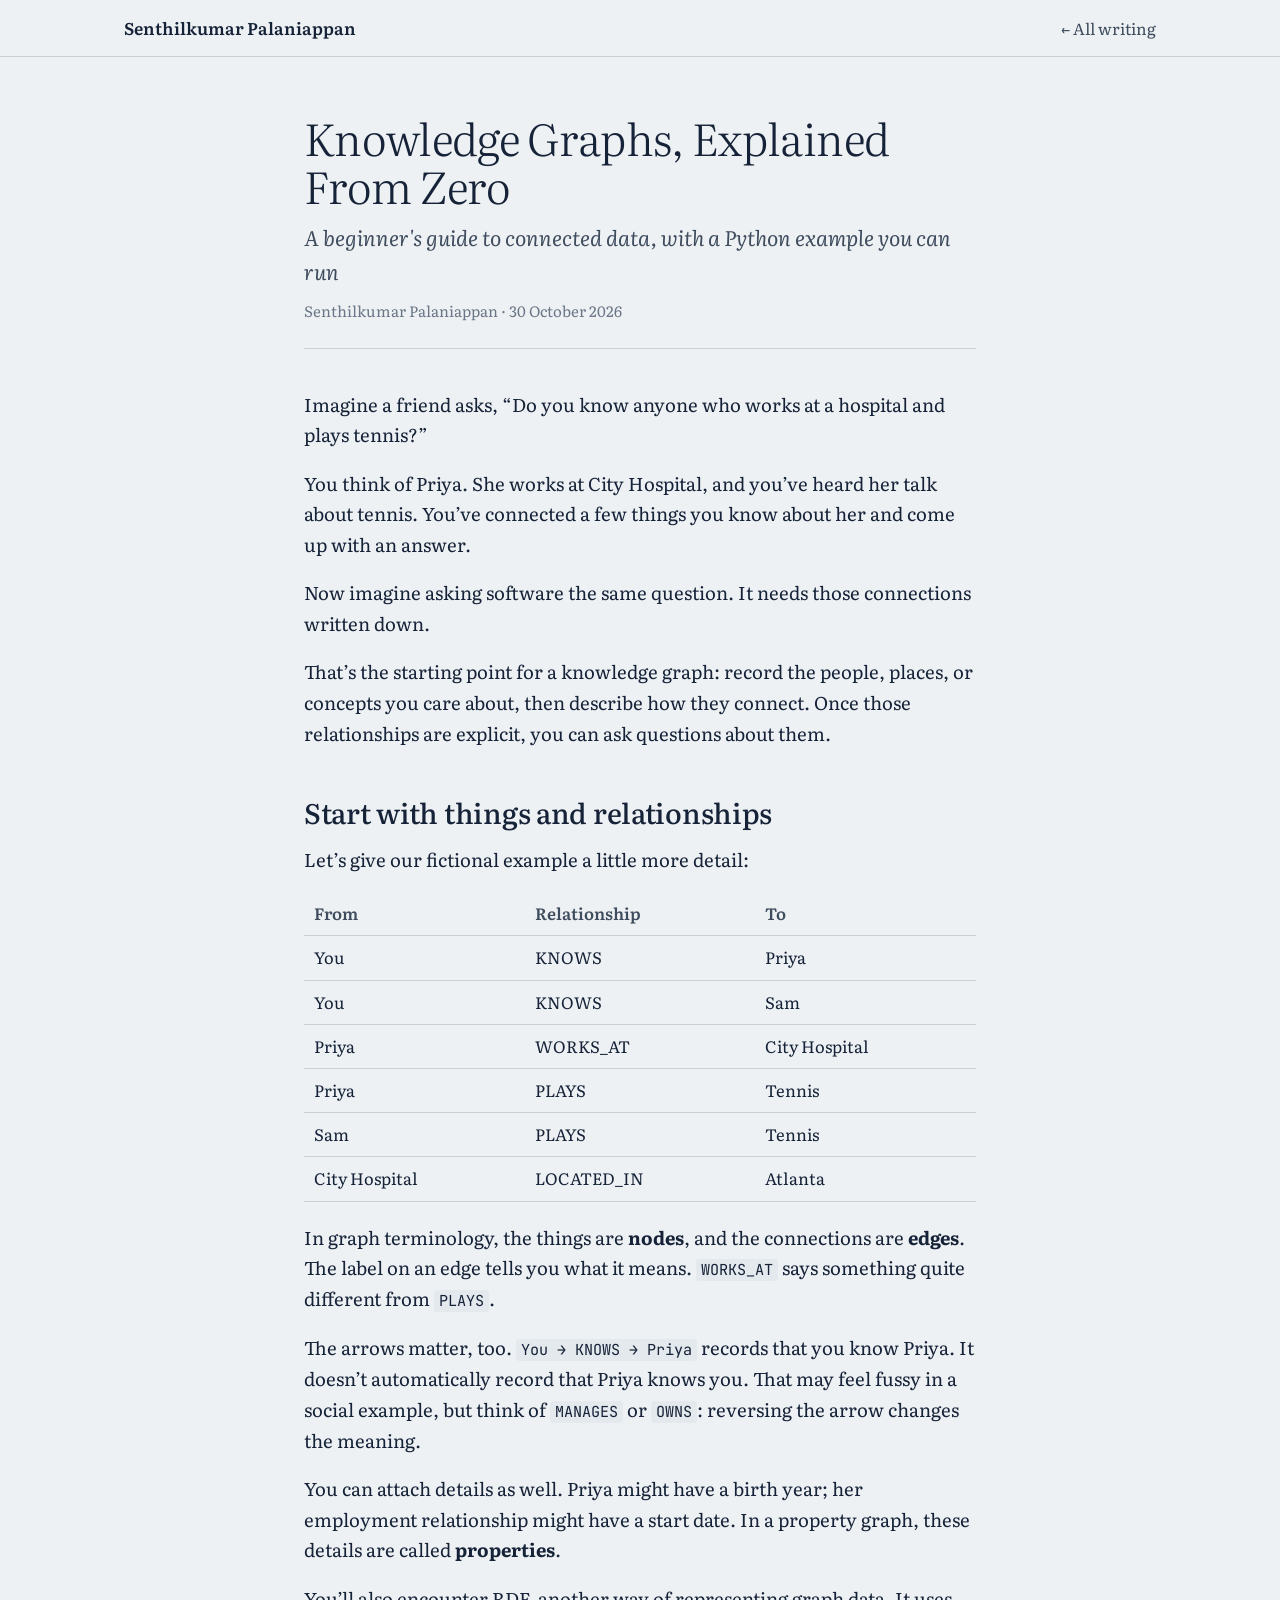
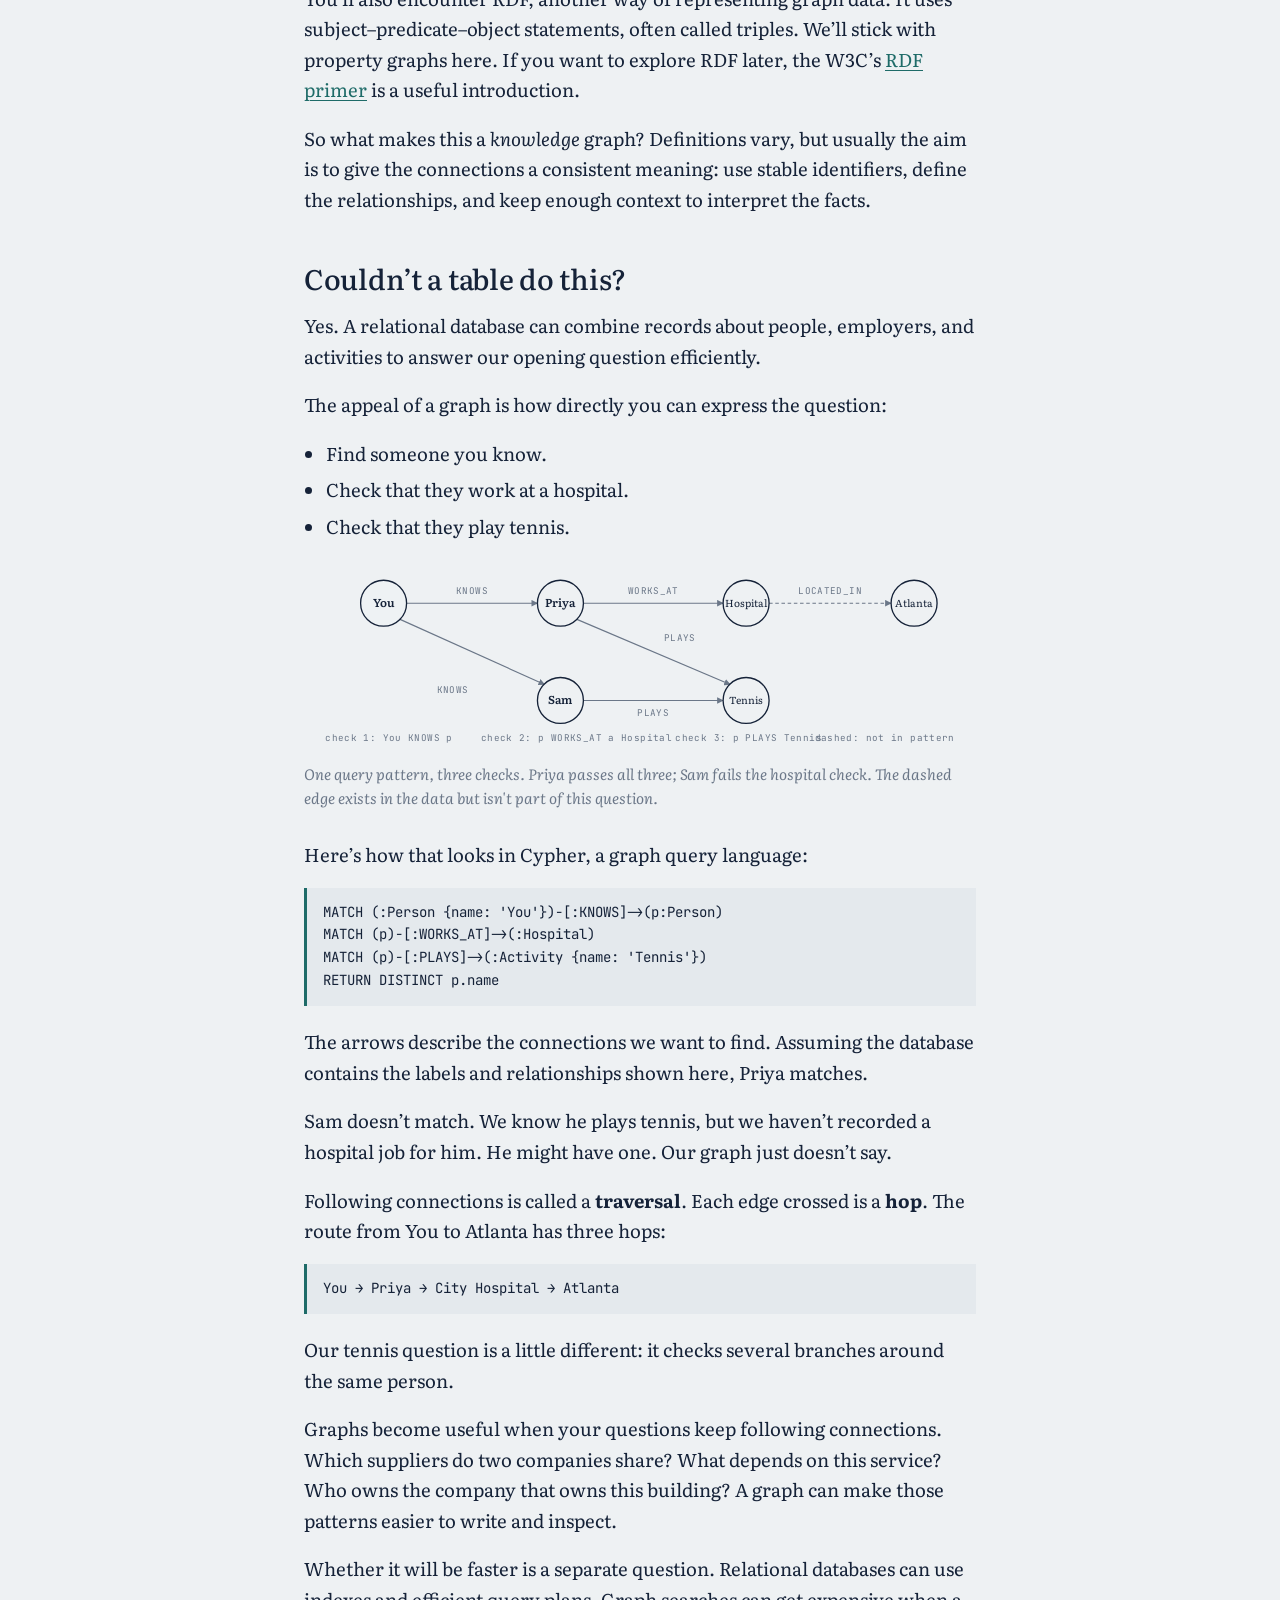
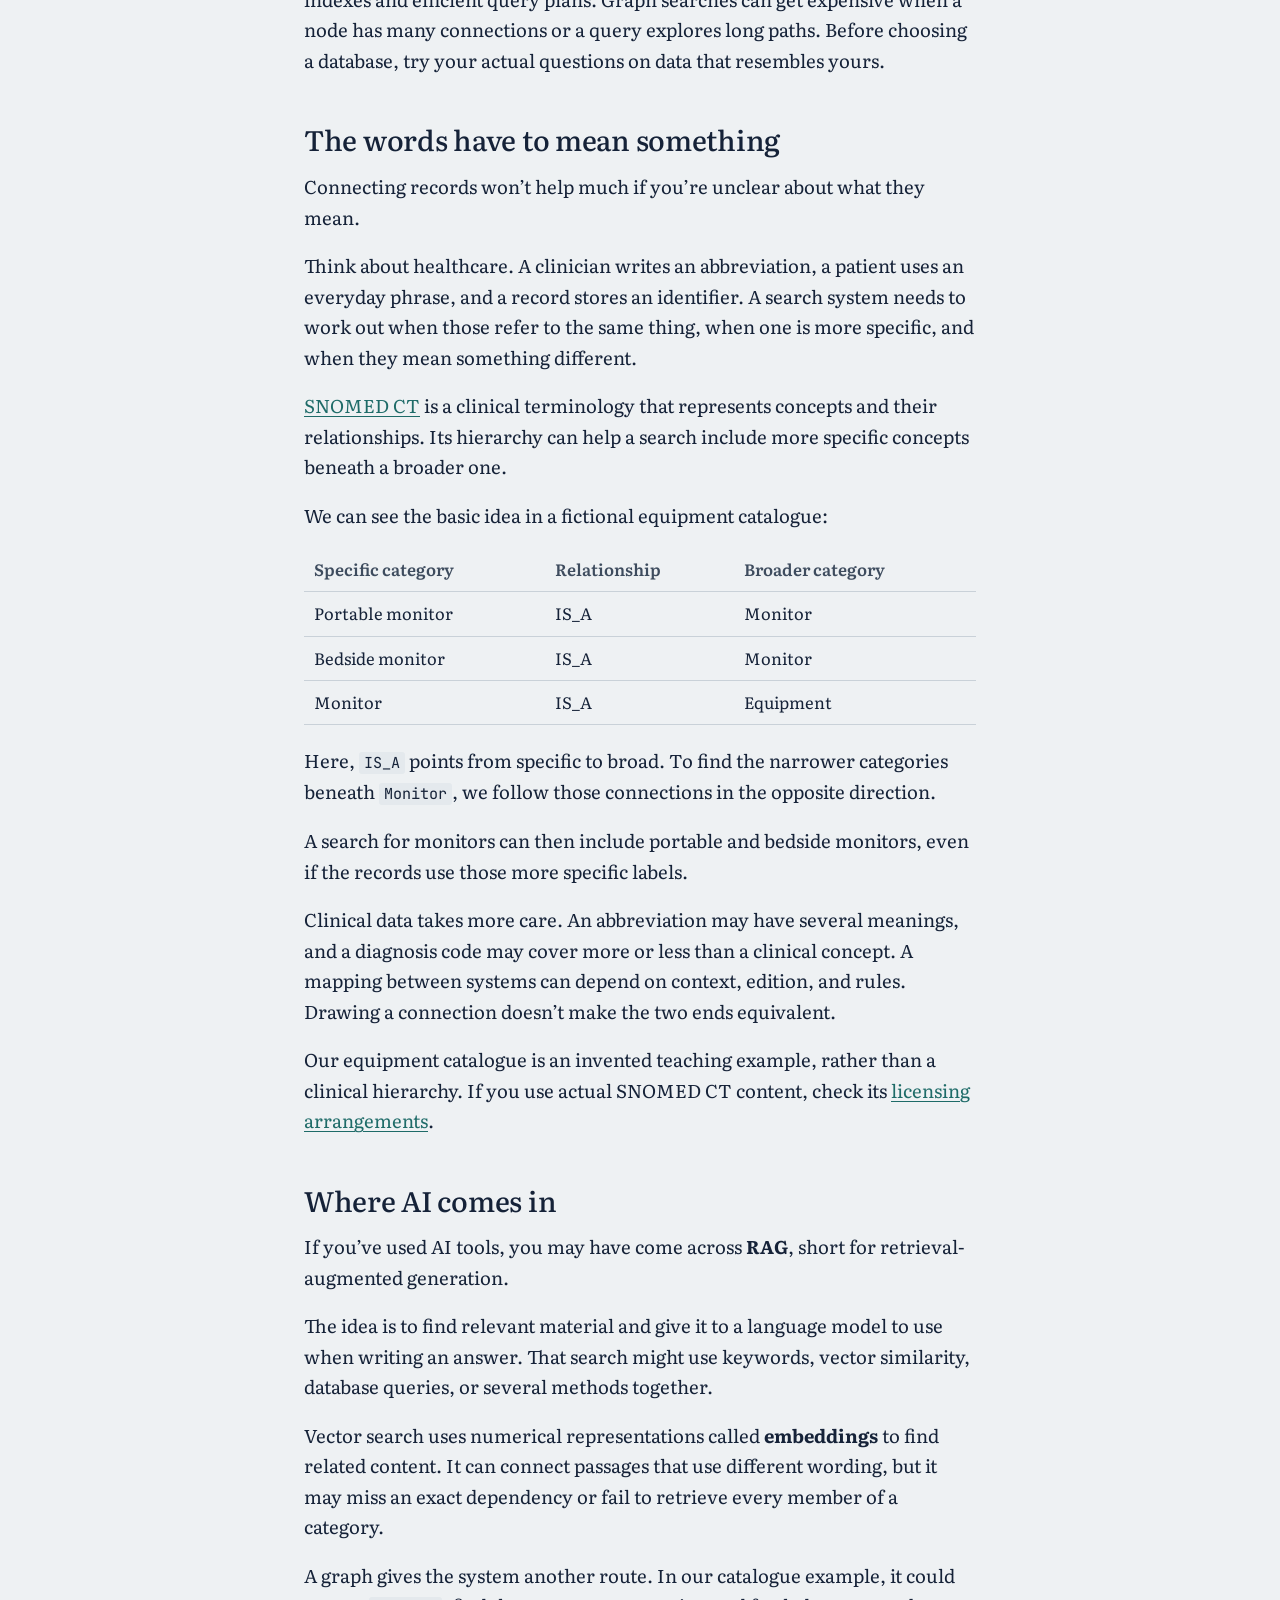
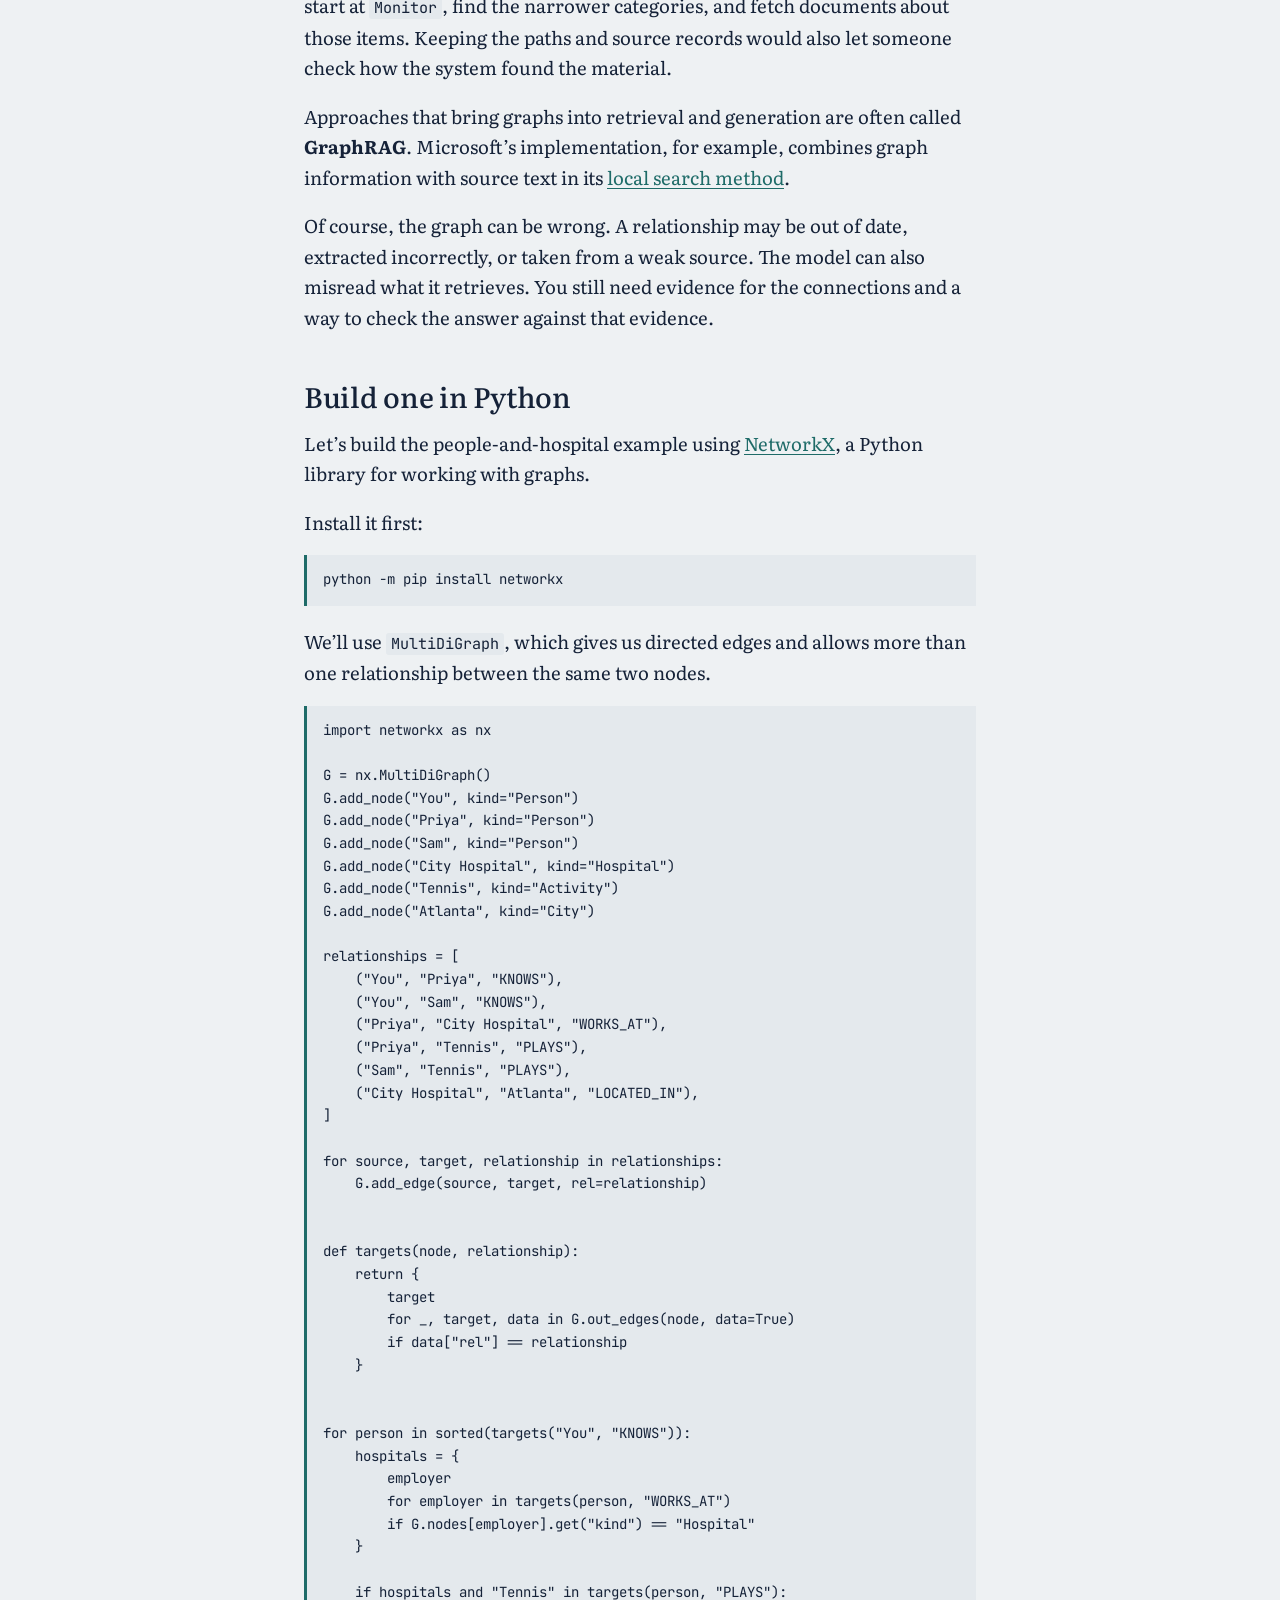
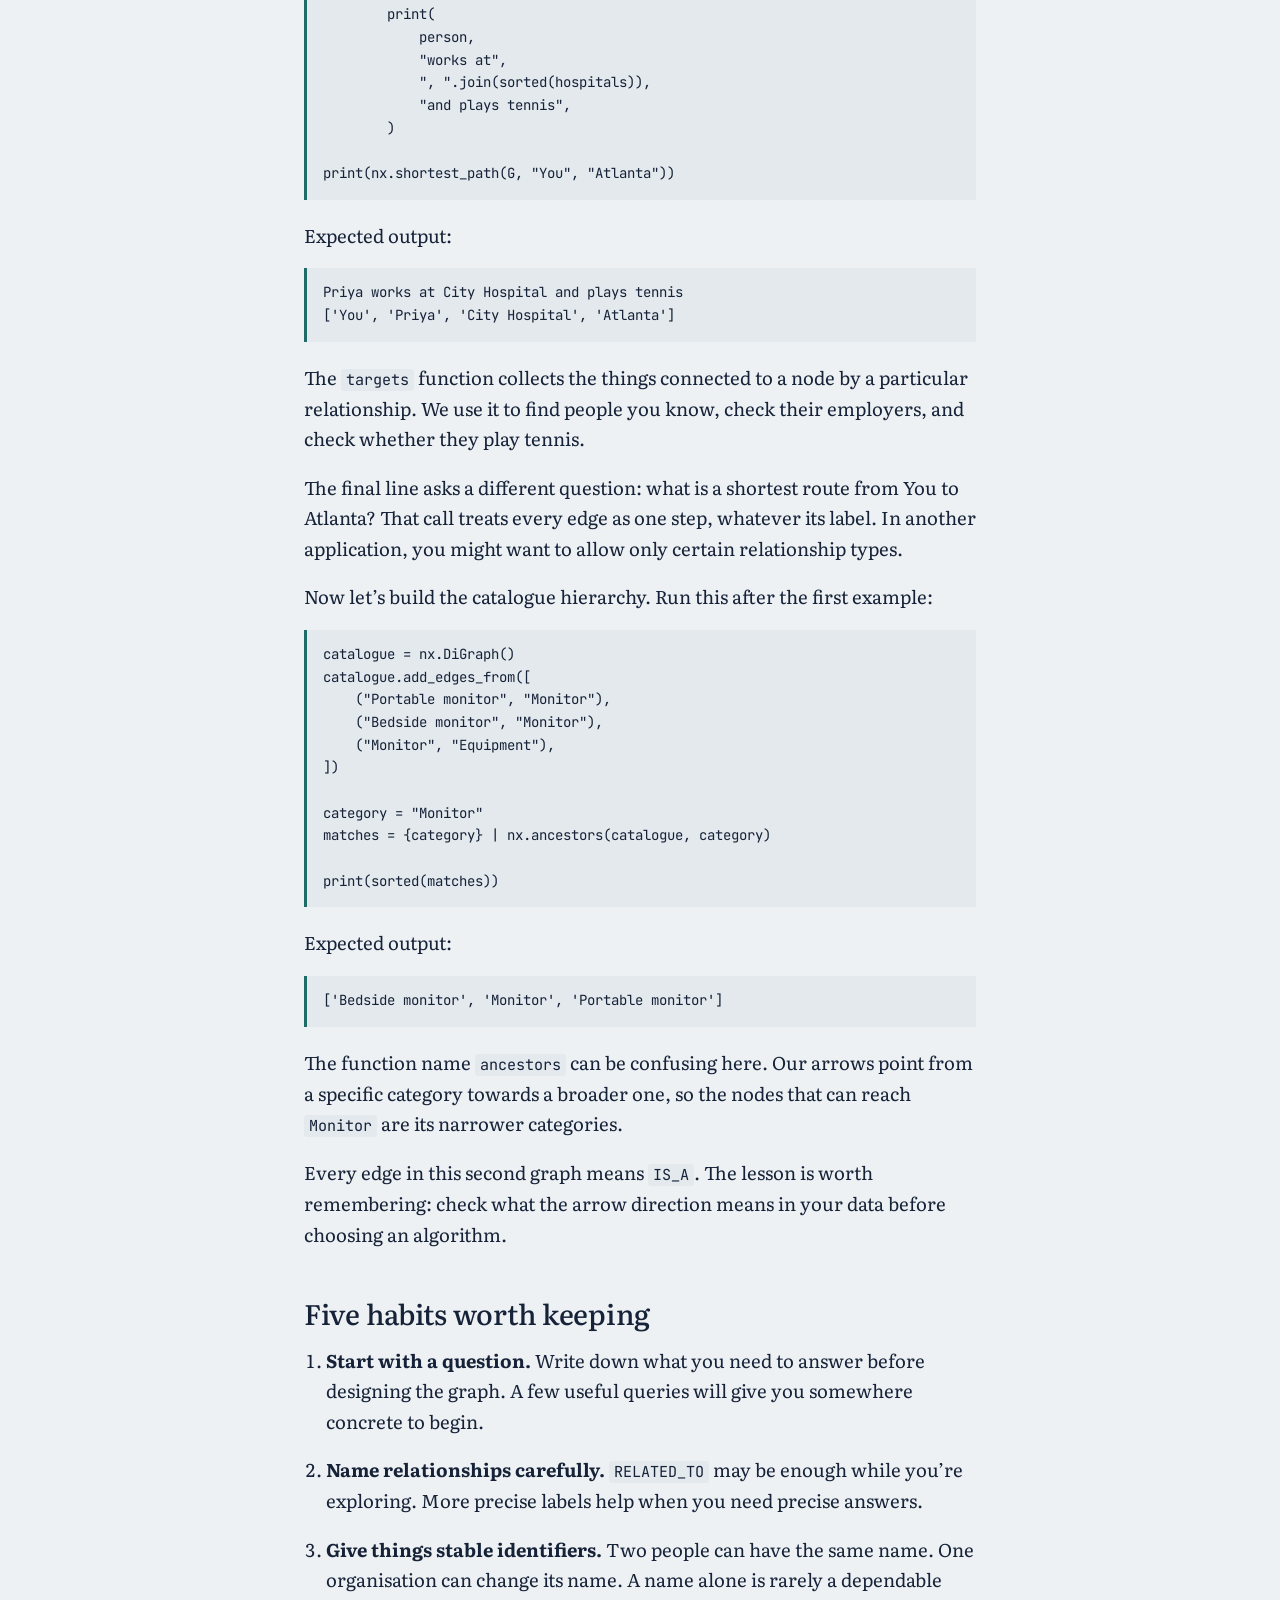
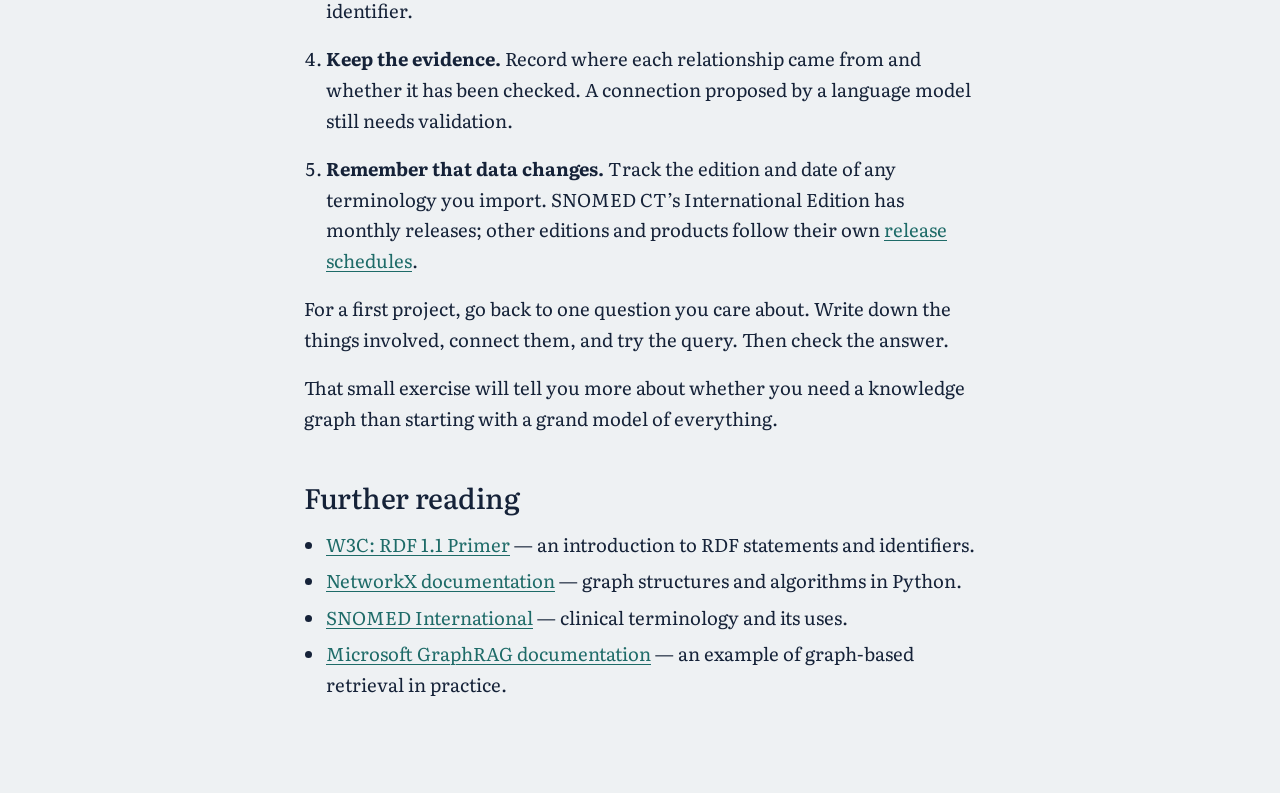
<file: writing/knowledge-graphs-explained.html>
<!DOCTYPE html>
<html lang="en">
<head>
<meta charset="utf-8">
<meta name="viewport" content="width=device-width, initial-scale=1">
<title>Knowledge Graphs, Explained From Zero — Senthilkumar Palaniappan</title>
<meta name="description" content="A beginner's guide to knowledge graphs: nodes, edges, traversal, why vocabulary matters, where graphs fit into AI retrieval, and a Python example you can run.">
<link rel="preconnect" href="https://fonts.googleapis.com"><link rel="preconnect" href="https://fonts.gstatic.com" crossorigin>
<link href="https://fonts.googleapis.com/css2?family=Literata:ital,opsz,wght@0,7..72,300;0,7..72,400;0,7..72,500;0,7..72,600;1,7..72,400&family=JetBrains+Mono:wght@400;500&display=swap" rel="stylesheet">
<style>
:root{--paper:#EEF1F3;--ink:#152238;--ink-2:#3E4C5E;--mute:#6B7788;--teal:#1E6B68;--teal-2:#2A8C87;--ochre:#B8862B;--rule:#C9D1D8;--serif:"Literata",Georgia,serif;--mono:"JetBrains Mono",ui-monospace,monospace}
*{box-sizing:border-box}
body{margin:0;background:var(--paper);color:var(--ink);font-family:var(--serif);font-size:18.5px;line-height:1.65;-webkit-font-smoothing:antialiased}
a{color:var(--teal);text-decoration-thickness:1px;text-underline-offset:3px}a:hover{color:var(--teal-2)}
:focus-visible{outline:2px solid var(--ochre);outline-offset:3px}
header{position:sticky;top:0;background:color-mix(in srgb,var(--paper) 88%,transparent);backdrop-filter:blur(8px);border-bottom:1px solid var(--rule);z-index:5}
.nav{max-width:1080px;margin:0 auto;padding:14px 24px;display:flex;align-items:baseline;justify-content:space-between;gap:24px}
.brand{font-weight:600;font-size:17px;color:var(--ink);text-decoration:none}
.nav a.back{font-size:16px;color:var(--ink-2);text-decoration:none}.nav a.back:hover{color:var(--teal)}
article{max-width:720px;margin:0 auto;padding:56px 24px 80px}
h1{font-size:44px;font-weight:300;letter-spacing:-.015em;line-height:1.1;margin:0 0 10px}
.sub{font-size:21px;font-style:italic;color:var(--ink-2);margin:0 0 10px}
.by{font-size:15px;color:var(--mute);margin:0 0 40px;padding-bottom:24px;border-bottom:1px solid var(--rule)}
h2{font-size:28px;font-weight:500;letter-spacing:-.01em;line-height:1.2;margin:48px 0 14px}
p{margin:0 0 18px}
ul,ol{padding-left:22px;margin:0 0 18px}li{margin-bottom:6px}
code{font-family:var(--mono);font-size:.82em;background:#E4E9ED;padding:1px 5px;border-radius:3px}
pre{background:#E4E9ED;border-left:3px solid var(--teal);padding:14px 16px;overflow-x:auto;margin:0 0 20px;font-size:14px;line-height:1.55}
pre code{background:none;padding:0;font-size:inherit}
table{border-collapse:collapse;width:100%;margin:0 0 20px;font-size:16.5px}
th,td{text-align:left;padding:8px 10px;border-bottom:1px solid var(--rule)}th{font-weight:600;color:var(--ink-2)}
.fig{margin:8px 0 28px}.fig svg{width:100%;height:auto;display:block;font-family:var(--serif);font-size:13px}
.fig .n circle{fill:var(--paper);stroke:var(--ink);stroke-width:1.5}.fig .n text{fill:var(--ink)}
.fig .e text{font-family:var(--mono);font-size:10.5px;fill:var(--mute);letter-spacing:.04em}
.fig figcaption{font-size:15px;color:var(--mute);font-style:italic;margin-top:8px}
footer{max-width:720px;margin:0 auto;padding:0 24px 40px;font-size:14px;color:var(--mute)}
@media(max-width:700px){body{font-size:17px}h1{font-size:32px}h2{font-size:24px}article{padding:36px 20px 60px}}
</style>
</head>
<body>
<header><nav class="nav" aria-label="Primary"><a class="brand" href="../">Senthilkumar Palaniappan</a><a class="back" href="../#writing">← All writing</a></nav></header>
<article>
<h1>Knowledge Graphs, Explained From Zero</h1>
<p class="sub">A beginner's guide to connected data, with a Python example you can run</p>
<p class="by">Senthilkumar Palaniappan · 30 October 2026</p>
<p>Imagine a friend asks, “Do you know anyone who works at a hospital and plays tennis?”</p>
<p>You think of Priya. She works at City Hospital, and you’ve heard her talk about tennis. You’ve connected a few things you know about her and come up with an answer.</p>
<p>Now imagine asking software the same question. It needs those connections written down.</p>
<p>That’s the starting point for a knowledge graph: record the people, places, or concepts you care about, then describe how they connect. Once those relationships are explicit, you can ask questions about them.</p>
<h2>Start with things and relationships</h2>
<p>Let’s give our fictional example a little more detail:</p>
<table>
<thead>
<tr>
<th>From</th>
<th>Relationship</th>
<th>To</th>
</tr>
</thead>
<tbody>
<tr>
<td>You</td>
<td>KNOWS</td>
<td>Priya</td>
</tr>
<tr>
<td>You</td>
<td>KNOWS</td>
<td>Sam</td>
</tr>
<tr>
<td>Priya</td>
<td>WORKS_AT</td>
<td>City Hospital</td>
</tr>
<tr>
<td>Priya</td>
<td>PLAYS</td>
<td>Tennis</td>
</tr>
<tr>
<td>Sam</td>
<td>PLAYS</td>
<td>Tennis</td>
</tr>
<tr>
<td>City Hospital</td>
<td>LOCATED_IN</td>
<td>Atlanta</td>
</tr>
</tbody>
</table>
<p>In graph terminology, the things are <strong>nodes</strong>, and the connections are <strong>edges</strong>. The label on an edge tells you what it means. <code>WORKS_AT</code> says something quite different from <code>PLAYS</code>.</p>
<p>The arrows matter, too. <code>You → KNOWS → Priya</code> records that you know Priya. It doesn’t automatically record that Priya knows you. That may feel fussy in a social example, but think of <code>MANAGES</code> or <code>OWNS</code>: reversing the arrow changes the meaning.</p>
<p>You can attach details as well. Priya might have a birth year; her employment relationship might have a start date. In a property graph, these details are called <strong>properties</strong>.</p>
<p>You’ll also encounter RDF, another way of representing graph data. It uses subject–predicate–object statements, often called triples. We’ll stick with property graphs here. If you want to explore RDF later, the W3C’s <a href="https://www.w3.org/TR/rdf11-primer/">RDF primer</a> is a useful introduction.</p>
<p>So what makes this a <em>knowledge</em> graph? Definitions vary, but usually the aim is to give the connections a consistent meaning: use stable identifiers, define the relationships, and keep enough context to interpret the facts.</p>
<h2>Couldn’t a table do this?</h2>
<p>Yes. A relational database can combine records about people, employers, and activities to answer our opening question efficiently.</p>
<p>The appeal of a graph is how directly you can express the question:</p>
<ul>
<li>Find someone you know.</li>
<li>Check that they work at a hospital.</li>
<li>Check that they play tennis.</li>
</ul>
<figure class="fig">
<svg viewBox="0 60 760 220" role="img" aria-label="One pattern, three checks: Priya passes, Sam fails the hospital check">
<defs><marker id="a" viewBox="0 0 10 10" refX="9" refY="5" markerWidth="6" markerHeight="6" orient="auto"><path d="M0 0L10 5L0 10z" fill="#6B7788"/></marker></defs>
<g fill="none" stroke="#6B7788" stroke-width="1.25">
<path d="M116 110H264" marker-end="url(#a)"/><path d="M108 128L272 202" marker-end="url(#a)"/><path d="M316 110H474" marker-end="url(#a)"/><path d="M308 128L482 202" marker-end="url(#a)"/><path d="M316 220H474" marker-end="url(#a)"/><path d="M526 110H664" marker-end="url(#a)" stroke-dasharray="4 3"/>
</g>
<g class="n"><circle cx="90" cy="110" r="26" fill="#1E6B68" fill-opacity=".12" stroke="#1E6B68" stroke-width="2"/><text x="90" y="114" text-anchor="middle" font-weight="600">You</text></g>
<g class="n"><circle cx="290" cy="110" r="26"/><text x="290" y="114" text-anchor="middle" font-weight="600">Priya</text></g>
<g class="n"><circle cx="290" cy="220" r="26"/><text x="290" y="224" text-anchor="middle" font-weight="600">Sam</text></g>
<g class="n"><circle cx="500" cy="110" r="26"/><text x="500" y="114" text-anchor="middle" font-size="11.5">Hospital</text></g>
<g class="n"><circle cx="500" cy="220" r="26"/><text x="500" y="224" text-anchor="middle" font-size="11.5">Tennis</text></g>
<g class="n"><circle cx="690" cy="110" r="26"/><text x="690" y="114" text-anchor="middle" font-size="11.5">Atlanta</text></g>
<g class="e"><text x="190" y="100" text-anchor="middle">KNOWS</text><text x="150" y="212">KNOWS</text><text x="395" y="100" text-anchor="middle">WORKS_AT</text><text x="407" y="153">PLAYS</text><text x="395" y="238" text-anchor="middle">PLAYS</text><text x="595" y="100" text-anchor="middle">LOCATED_IN</text>
<text x="24" y="266">check 1: You KNOWS p</text><text x="200" y="266">check 2: p WORKS_AT a Hospital</text><text x="420" y="266">check 3: p PLAYS Tennis</text><text x="736" y="266" text-anchor="end">dashed: not in pattern</text></g>
</svg>
<figcaption>One query pattern, three checks. Priya passes all three; Sam fails the hospital check. The dashed edge exists in the data but isn't part of this question.</figcaption>
</figure>

<p>Here’s how that looks in Cypher, a graph query language:</p>
<pre><code class="language-cypher">MATCH (:Person {name: 'You'})-[:KNOWS]-&gt;(p:Person)
MATCH (p)-[:WORKS_AT]-&gt;(:Hospital)
MATCH (p)-[:PLAYS]-&gt;(:Activity {name: 'Tennis'})
RETURN DISTINCT p.name
</code></pre>
<p>The arrows describe the connections we want to find. Assuming the database contains the labels and relationships shown here, Priya matches.</p>
<p>Sam doesn’t match. We know he plays tennis, but we haven’t recorded a hospital job for him. He might have one. Our graph just doesn’t say.</p>
<p>Following connections is called a <strong>traversal</strong>. Each edge crossed is a <strong>hop</strong>. The route from You to Atlanta has three hops:</p>
<pre><code class="language-text">You → Priya → City Hospital → Atlanta
</code></pre>
<p>Our tennis question is a little different: it checks several branches around the same person.</p>
<p>Graphs become useful when your questions keep following connections. Which suppliers do two companies share? What depends on this service? Who owns the company that owns this building? A graph can make those patterns easier to write and inspect.</p>
<p>Whether it will be faster is a separate question. Relational databases can use indexes and efficient query plans. Graph searches can get expensive when a node has many connections or a query explores long paths. Before choosing a database, try your actual questions on data that resembles yours.</p>
<h2>The words have to mean something</h2>
<p>Connecting records won’t help much if you’re unclear about what they mean.</p>
<p>Think about healthcare. A clinician writes an abbreviation, a patient uses an everyday phrase, and a record stores an identifier. A search system needs to work out when those refer to the same thing, when one is more specific, and when they mean something different.</p>
<p><a href="https://www.snomed.org/what-is-snomed-ct">SNOMED CT</a> is a clinical terminology that represents concepts and their relationships. Its hierarchy can help a search include more specific concepts beneath a broader one.</p>
<p>We can see the basic idea in a fictional equipment catalogue:</p>
<table>
<thead>
<tr>
<th>Specific category</th>
<th>Relationship</th>
<th>Broader category</th>
</tr>
</thead>
<tbody>
<tr>
<td>Portable monitor</td>
<td>IS_A</td>
<td>Monitor</td>
</tr>
<tr>
<td>Bedside monitor</td>
<td>IS_A</td>
<td>Monitor</td>
</tr>
<tr>
<td>Monitor</td>
<td>IS_A</td>
<td>Equipment</td>
</tr>
</tbody>
</table>
<p>Here, <code>IS_A</code> points from specific to broad. To find the narrower categories beneath <code>Monitor</code>, we follow those connections in the opposite direction.</p>
<p>A search for monitors can then include portable and bedside monitors, even if the records use those more specific labels.</p>
<p>Clinical data takes more care. An abbreviation may have several meanings, and a diagnosis code may cover more or less than a clinical concept. A mapping between systems can depend on context, edition, and rules. Drawing a connection doesn’t make the two ends equivalent.</p>
<p>Our equipment catalogue is an invented teaching example, rather than a clinical hierarchy. If you use actual SNOMED CT content, check its <a href="https://www.snomed.org/get-snomed">licensing arrangements</a>.</p>
<h2>Where AI comes in</h2>
<p>If you’ve used AI tools, you may have come across <strong>RAG</strong>, short for retrieval-augmented generation.</p>
<p>The idea is to find relevant material and give it to a language model to use when writing an answer. That search might use keywords, vector similarity, database queries, or several methods together.</p>
<p>Vector search uses numerical representations called <strong>embeddings</strong> to find related content. It can connect passages that use different wording, but it may miss an exact dependency or fail to retrieve every member of a category.</p>
<p>A graph gives the system another route. In our catalogue example, it could start at <code>Monitor</code>, find the narrower categories, and fetch documents about those items. Keeping the paths and source records would also let someone check how the system found the material.</p>
<p>Approaches that bring graphs into retrieval and generation are often called <strong>GraphRAG</strong>. Microsoft’s implementation, for example, combines graph information with source text in its <a href="https://microsoft.github.io/graphrag/query/local_search/">local search method</a>.</p>
<p>Of course, the graph can be wrong. A relationship may be out of date, extracted incorrectly, or taken from a weak source. The model can also misread what it retrieves. You still need evidence for the connections and a way to check the answer against that evidence.</p>
<h2>Build one in Python</h2>
<p>Let’s build the people-and-hospital example using <a href="https://networkx.org/">NetworkX</a>, a Python library for working with graphs.</p>
<p>Install it first:</p>
<pre><code class="language-bash">python -m pip install networkx
</code></pre>
<p>We’ll use <code>MultiDiGraph</code>, which gives us directed edges and allows more than one relationship between the same two nodes.</p>
<pre><code class="language-python">import networkx as nx

G = nx.MultiDiGraph()
G.add_node(&quot;You&quot;, kind=&quot;Person&quot;)
G.add_node(&quot;Priya&quot;, kind=&quot;Person&quot;)
G.add_node(&quot;Sam&quot;, kind=&quot;Person&quot;)
G.add_node(&quot;City Hospital&quot;, kind=&quot;Hospital&quot;)
G.add_node(&quot;Tennis&quot;, kind=&quot;Activity&quot;)
G.add_node(&quot;Atlanta&quot;, kind=&quot;City&quot;)

relationships = [
    (&quot;You&quot;, &quot;Priya&quot;, &quot;KNOWS&quot;),
    (&quot;You&quot;, &quot;Sam&quot;, &quot;KNOWS&quot;),
    (&quot;Priya&quot;, &quot;City Hospital&quot;, &quot;WORKS_AT&quot;),
    (&quot;Priya&quot;, &quot;Tennis&quot;, &quot;PLAYS&quot;),
    (&quot;Sam&quot;, &quot;Tennis&quot;, &quot;PLAYS&quot;),
    (&quot;City Hospital&quot;, &quot;Atlanta&quot;, &quot;LOCATED_IN&quot;),
]

for source, target, relationship in relationships:
    G.add_edge(source, target, rel=relationship)


def targets(node, relationship):
    return {
        target
        for _, target, data in G.out_edges(node, data=True)
        if data[&quot;rel&quot;] == relationship
    }


for person in sorted(targets(&quot;You&quot;, &quot;KNOWS&quot;)):
    hospitals = {
        employer
        for employer in targets(person, &quot;WORKS_AT&quot;)
        if G.nodes[employer].get(&quot;kind&quot;) == &quot;Hospital&quot;
    }

    if hospitals and &quot;Tennis&quot; in targets(person, &quot;PLAYS&quot;):
        print(
            person,
            &quot;works at&quot;,
            &quot;, &quot;.join(sorted(hospitals)),
            &quot;and plays tennis&quot;,
        )

print(nx.shortest_path(G, &quot;You&quot;, &quot;Atlanta&quot;))
</code></pre>
<p>Expected output:</p>
<pre><code class="language-text">Priya works at City Hospital and plays tennis
['You', 'Priya', 'City Hospital', 'Atlanta']
</code></pre>
<p>The <code>targets</code> function collects the things connected to a node by a particular relationship. We use it to find people you know, check their employers, and check whether they play tennis.</p>
<p>The final line asks a different question: what is a shortest route from You to Atlanta? That call treats every edge as one step, whatever its label. In another application, you might want to allow only certain relationship types.</p>
<p>Now let’s build the catalogue hierarchy. Run this after the first example:</p>
<pre><code class="language-python">catalogue = nx.DiGraph()
catalogue.add_edges_from([
    (&quot;Portable monitor&quot;, &quot;Monitor&quot;),
    (&quot;Bedside monitor&quot;, &quot;Monitor&quot;),
    (&quot;Monitor&quot;, &quot;Equipment&quot;),
])

category = &quot;Monitor&quot;
matches = {category} | nx.ancestors(catalogue, category)

print(sorted(matches))
</code></pre>
<p>Expected output:</p>
<pre><code class="language-text">['Bedside monitor', 'Monitor', 'Portable monitor']
</code></pre>
<p>The function name <code>ancestors</code> can be confusing here. Our arrows point from a specific category towards a broader one, so the nodes that can reach <code>Monitor</code> are its narrower categories.</p>
<p>Every edge in this second graph means <code>IS_A</code>. The lesson is worth remembering: check what the arrow direction means in your data before choosing an algorithm.</p>
<h2>Five habits worth keeping</h2>
<ol>
<li>
<p><strong>Start with a question.</strong> Write down what you need to answer before designing the graph. A few useful queries will give you somewhere concrete to begin.</p>
</li>
<li>
<p><strong>Name relationships carefully.</strong> <code>RELATED_TO</code> may be enough while you’re exploring. More precise labels help when you need precise answers.</p>
</li>
<li>
<p><strong>Give things stable identifiers.</strong> Two people can have the same name. One organisation can change its name. A name alone is rarely a dependable identifier.</p>
</li>
<li>
<p><strong>Keep the evidence.</strong> Record where each relationship came from and whether it has been checked. A connection proposed by a language model still needs validation.</p>
</li>
<li>
<p><strong>Remember that data changes.</strong> Track the edition and date of any terminology you import. SNOMED CT’s International Edition has monthly releases; other editions and products follow their own <a href="https://www.snomed.org/releases">release schedules</a>.</p>
</li>
</ol>
<p>For a first project, go back to one question you care about. Write down the things involved, connect them, and try the query. Then check the answer.</p>
<p>That small exercise will tell you more about whether you need a knowledge graph than starting with a grand model of everything.</p>
<h2>Further reading</h2>
<ul>
<li><a href="https://www.w3.org/TR/rdf11-primer/">W3C: RDF 1.1 Primer</a> — an introduction to RDF statements and identifiers.</li>
<li><a href="https://networkx.org/documentation/stable/">NetworkX documentation</a> — graph structures and algorithms in Python.</li>
<li><a href="https://www.snomed.org/what-is-snomed-ct">SNOMED International</a> — clinical terminology and its uses.</li>
<li><a href="https://microsoft.github.io/graphrag/">Microsoft GraphRAG documentation</a> — an example of graph-based retrieval in practice.</li>
</ul>
</article>
<footer>© 2026 Senthilkumar Palaniappan. Views are my own.</footer>
</body>
</html>
</file>
<file: tools/pdfEditor/vendor/pdf_viewer.css>
/* Copyright 2014 Mozilla Foundation
 *
 * Licensed under the Apache License, Version 2.0 (the "License");
 * you may not use this file except in compliance with the License.
 * You may obtain a copy of the License at
 *
 *     http://www.apache.org/licenses/LICENSE-2.0
 *
 * Unless required by applicable law or agreed to in writing, software
 * distributed under the License is distributed on an "AS IS" BASIS,
 * WITHOUT WARRANTIES OR CONDITIONS OF ANY KIND, either express or implied.
 * See the License for the specific language governing permissions and
 * limitations under the License.
 */

:root {
  --highlight-bg-color: rgba(180, 0, 170, 1);
  --highlight-selected-bg-color: rgba(0, 100, 0, 1);
}

@media screen and (forced-colors: active) {
  :root {
    --highlight-bg-color: Highlight;
    --highlight-selected-bg-color: ButtonText;
  }
}

.textLayer {
  position: absolute;
  text-align: initial;
  inset: 0;
  overflow: hidden;
  opacity: 0.25;
  line-height: 1;
  -webkit-text-size-adjust: none;
     -moz-text-size-adjust: none;
          text-size-adjust: none;
  forced-color-adjust: none;
  transform-origin: 0 0;
  z-index: 2;
}

.textLayer :is(span, br) {
  color: transparent;
  position: absolute;
  white-space: pre;
  cursor: text;
  transform-origin: 0% 0%;
}

/* Only necessary in Google Chrome, see issue 14205, and most unfortunately
 * the problem doesn't show up in "text" reference tests. */
.textLayer span.markedContent {
  top: 0;
  height: 0;
}

.textLayer .highlight {
  margin: -1px;
  padding: 1px;
  background-color: var(--highlight-bg-color);
  border-radius: 4px;
}

.textLayer .highlight.appended {
  position: initial;
}

.textLayer .highlight.begin {
  border-radius: 4px 0 0 4px;
}

.textLayer .highlight.end {
  border-radius: 0 4px 4px 0;
}

.textLayer .highlight.middle {
  border-radius: 0;
}

.textLayer .highlight.selected {
  background-color: var(--highlight-selected-bg-color);
}

.textLayer ::-moz-selection {
  background: blue;
  background: AccentColor; /* stylelint-disable-line declaration-block-no-duplicate-properties */
}

.textLayer ::selection {
  background: blue;
  background: AccentColor; /* stylelint-disable-line declaration-block-no-duplicate-properties */
}

/* Avoids https://github.com/mozilla/pdf.js/issues/13840 in Chrome */
.textLayer br::-moz-selection {
  background: transparent;
}
.textLayer br::selection {
  background: transparent;
}

.textLayer .endOfContent {
  display: block;
  position: absolute;
  inset: 100% 0 0;
  z-index: -1;
  cursor: default;
  -webkit-user-select: none;
     -moz-user-select: none;
          user-select: none;
}

.textLayer .endOfContent.active {
  top: 0;
}


:root {
  --annotation-unfocused-field-background: url("data:image/svg+xml;charset=UTF-8,<svg width='1px' height='1px' xmlns='http://www.w3.org/2000/svg'><rect width='100%' height='100%' style='fill:rgba(0, 54, 255, 0.13);'/></svg>");
  --input-focus-border-color: Highlight;
  --input-focus-outline: 1px solid Canvas;
  --input-unfocused-border-color: transparent;
  --input-disabled-border-color: transparent;
  --input-hover-border-color: black;
  --link-outline: none;
}

@media screen and (forced-colors: active) {
  :root {
    --input-focus-border-color: CanvasText;
    --input-unfocused-border-color: ActiveText;
    --input-disabled-border-color: GrayText;
    --input-hover-border-color: Highlight;
    --link-outline: 1.5px solid LinkText;
    --hcm-highligh-filter: invert(100%);
  }
  .annotationLayer .textWidgetAnnotation :is(input, textarea):required,
  .annotationLayer .choiceWidgetAnnotation select:required,
  .annotationLayer
    .buttonWidgetAnnotation:is(.checkBox, .radioButton)
    input:required {
    outline: 1.5px solid selectedItem;
  }

  .annotationLayer .linkAnnotation:hover {
    -webkit-backdrop-filter: var(--hcm-highligh-filter);
            backdrop-filter: var(--hcm-highligh-filter);
  }

  .annotationLayer .linkAnnotation > a:hover {
    opacity: 0 !important;
    background: none !important;
    box-shadow: none;
  }

  .annotationLayer .popupAnnotation .popup {
    outline: calc(1.5px * var(--scale-factor)) solid CanvasText !important;
    background-color: ButtonFace !important;
    color: ButtonText !important;
  }

  .annotationLayer .highlightArea:hover::after {
    position: absolute;
    top: 0;
    left: 0;
    width: 100%;
    height: 100%;
    -webkit-backdrop-filter: var(--hcm-highligh-filter);
            backdrop-filter: var(--hcm-highligh-filter);
    content: "";
    pointer-events: none;
  }

  .annotationLayer .popupAnnotation.focused .popup {
    outline: calc(3px * var(--scale-factor)) solid Highlight !important;
  }
}

.annotationLayer {
  position: absolute;
  top: 0;
  left: 0;
  pointer-events: none;
  transform-origin: 0 0;
  z-index: 3;
}

.annotationLayer[data-main-rotation="90"] .norotate {
  transform: rotate(270deg) translateX(-100%);
}
.annotationLayer[data-main-rotation="180"] .norotate {
  transform: rotate(180deg) translate(-100%, -100%);
}
.annotationLayer[data-main-rotation="270"] .norotate {
  transform: rotate(90deg) translateY(-100%);
}

.annotationLayer canvas {
  position: absolute;
  width: 100%;
  height: 100%;
  pointer-events: none;
}

.annotationLayer section {
  position: absolute;
  text-align: initial;
  pointer-events: auto;
  box-sizing: border-box;
  transform-origin: 0 0;
}

.annotationLayer .linkAnnotation {
  outline: var(--link-outline);
}

.annotationLayer :is(.linkAnnotation, .buttonWidgetAnnotation.pushButton) > a {
  position: absolute;
  font-size: 1em;
  top: 0;
  left: 0;
  width: 100%;
  height: 100%;
}

.annotationLayer
  :is(.linkAnnotation, .buttonWidgetAnnotation.pushButton):not(.hasBorder)
  > a:hover {
  opacity: 0.2;
  background-color: rgba(255, 255, 0, 1);
  box-shadow: 0 2px 10px rgba(255, 255, 0, 1);
}

.annotationLayer .linkAnnotation.hasBorder:hover {
  background-color: rgba(255, 255, 0, 0.2);
}

.annotationLayer .hasBorder {
  background-size: 100% 100%;
}

.annotationLayer .textAnnotation img {
  position: absolute;
  cursor: pointer;
  width: 100%;
  height: 100%;
  top: 0;
  left: 0;
}

.annotationLayer .textWidgetAnnotation :is(input, textarea),
.annotationLayer .choiceWidgetAnnotation select,
.annotationLayer .buttonWidgetAnnotation:is(.checkBox, .radioButton) input {
  background-image: var(--annotation-unfocused-field-background);
  border: 2px solid var(--input-unfocused-border-color);
  box-sizing: border-box;
  font: calc(9px * var(--scale-factor)) sans-serif;
  height: 100%;
  margin: 0;
  vertical-align: top;
  width: 100%;
}

.annotationLayer .textWidgetAnnotation :is(input, textarea):required,
.annotationLayer .choiceWidgetAnnotation select:required,
.annotationLayer
  .buttonWidgetAnnotation:is(.checkBox, .radioButton)
  input:required {
  outline: 1.5px solid red;
}

.annotationLayer .choiceWidgetAnnotation select option {
  padding: 0;
}

.annotationLayer .buttonWidgetAnnotation.radioButton input {
  border-radius: 50%;
}

.annotationLayer .textWidgetAnnotation textarea {
  resize: none;
}

.annotationLayer .textWidgetAnnotation :is(input, textarea)[disabled],
.annotationLayer .choiceWidgetAnnotation select[disabled],
.annotationLayer
  .buttonWidgetAnnotation:is(.checkBox, .radioButton)
  input[disabled] {
  background: none;
  border: 2px solid var(--input-disabled-border-color);
  cursor: not-allowed;
}

.annotationLayer .textWidgetAnnotation :is(input, textarea):hover,
.annotationLayer .choiceWidgetAnnotation select:hover,
.annotationLayer
  .buttonWidgetAnnotation:is(.checkBox, .radioButton)
  input:hover {
  border: 2px solid var(--input-hover-border-color);
}
.annotationLayer .textWidgetAnnotation :is(input, textarea):hover,
.annotationLayer .choiceWidgetAnnotation select:hover,
.annotationLayer .buttonWidgetAnnotation.checkBox input:hover {
  border-radius: 2px;
}

.annotationLayer .textWidgetAnnotation :is(input, textarea):focus,
.annotationLayer .choiceWidgetAnnotation select:focus {
  background: none;
  border: 2px solid var(--input-focus-border-color);
  border-radius: 2px;
  outline: var(--input-focus-outline);
}

.annotationLayer .buttonWidgetAnnotation:is(.checkBox, .radioButton) :focus {
  background-image: none;
  background-color: transparent;
}

.annotationLayer .buttonWidgetAnnotation.checkBox :focus {
  border: 2px solid var(--input-focus-border-color);
  border-radius: 2px;
  outline: var(--input-focus-outline);
}

.annotationLayer .buttonWidgetAnnotation.radioButton :focus {
  border: 2px solid var(--input-focus-border-color);
  outline: var(--input-focus-outline);
}

.annotationLayer .buttonWidgetAnnotation.checkBox input:checked::before,
.annotationLayer .buttonWidgetAnnotation.checkBox input:checked::after,
.annotationLayer .buttonWidgetAnnotation.radioButton input:checked::before {
  background-color: CanvasText;
  content: "";
  display: block;
  position: absolute;
}

.annotationLayer .buttonWidgetAnnotation.checkBox input:checked::before,
.annotationLayer .buttonWidgetAnnotation.checkBox input:checked::after {
  height: 80%;
  left: 45%;
  width: 1px;
}

.annotationLayer .buttonWidgetAnnotation.checkBox input:checked::before {
  transform: rotate(45deg);
}

.annotationLayer .buttonWidgetAnnotation.checkBox input:checked::after {
  transform: rotate(-45deg);
}

.annotationLayer .buttonWidgetAnnotation.radioButton input:checked::before {
  border-radius: 50%;
  height: 50%;
  left: 30%;
  top: 20%;
  width: 50%;
}

.annotationLayer .textWidgetAnnotation input.comb {
  font-family: monospace;
  padding-left: 2px;
  padding-right: 0;
}

.annotationLayer .textWidgetAnnotation input.comb:focus {
  /*
   * Letter spacing is placed on the right side of each character. Hence, the
   * letter spacing of the last character may be placed outside the visible
   * area, causing horizontal scrolling. We avoid this by extending the width
   * when the element has focus and revert this when it loses focus.
   */
  width: 103%;
}

.annotationLayer .buttonWidgetAnnotation:is(.checkBox, .radioButton) input {
  -webkit-appearance: none;
     -moz-appearance: none;
          appearance: none;
}

.annotationLayer .fileAttachmentAnnotation .popupTriggerArea {
  height: 100%;
  width: 100%;
}

.annotationLayer .popupAnnotation {
  position: absolute;
  font-size: calc(9px * var(--scale-factor));
  pointer-events: none;
  width: -moz-max-content;
  width: max-content;
  max-width: 45%;
  height: auto;
}

.annotationLayer .popup {
  background-color: rgba(255, 255, 153, 1);
  box-shadow: 0 calc(2px * var(--scale-factor)) calc(5px * var(--scale-factor))
    rgba(136, 136, 136, 1);
  border-radius: calc(2px * var(--scale-factor));
  outline: 1.5px solid rgb(255, 255, 74);
  padding: calc(6px * var(--scale-factor));
  cursor: pointer;
  font: message-box;
  white-space: normal;
  word-wrap: break-word;
  pointer-events: auto;
}

.annotationLayer .popupAnnotation.focused .popup {
  outline-width: 3px;
}

.annotationLayer .popup * {
  font-size: calc(9px * var(--scale-factor));
}

.annotationLayer .popup > .header {
  display: inline-block;
}

.annotationLayer .popup > .header h1 {
  display: inline;
}

.annotationLayer .popup > .header .popupDate {
  display: inline-block;
  margin-left: calc(5px * var(--scale-factor));
  width: -moz-fit-content;
  width: fit-content;
}

.annotationLayer .popupContent {
  border-top: 1px solid rgba(51, 51, 51, 1);
  margin-top: calc(2px * var(--scale-factor));
  padding-top: calc(2px * var(--scale-factor));
}

.annotationLayer .richText > * {
  white-space: pre-wrap;
  font-size: calc(9px * var(--scale-factor));
}

.annotationLayer .popupTriggerArea {
  cursor: pointer;
}

.annotationLayer section svg {
  position: absolute;
  width: 100%;
  height: 100%;
  top: 0;
  left: 0;
}

.annotationLayer .annotationTextContent {
  position: absolute;
  width: 100%;
  height: 100%;
  opacity: 0;
  color: transparent;
  -webkit-user-select: none;
     -moz-user-select: none;
          user-select: none;
  pointer-events: none;
}

.annotationLayer .annotationTextContent span {
  width: 100%;
  display: inline-block;
}

.annotationLayer svg.quadrilateralsContainer {
  contain: strict;
  width: 0;
  height: 0;
  position: absolute;
  top: 0;
  left: 0;
  z-index: -1;
}


:root {
  --xfa-unfocused-field-background: url("data:image/svg+xml;charset=UTF-8,<svg width='1px' height='1px' xmlns='http://www.w3.org/2000/svg'><rect width='100%' height='100%' style='fill:rgba(0, 54, 255, 0.13);'/></svg>");
  --xfa-focus-outline: auto;
}

@media screen and (forced-colors: active) {
  :root {
    --xfa-focus-outline: 2px solid CanvasText;
  }
  .xfaLayer *:required {
    outline: 1.5px solid selectedItem;
  }
}

.xfaLayer {
  background-color: transparent;
}

.xfaLayer .highlight {
  margin: -1px;
  padding: 1px;
  background-color: rgba(239, 203, 237, 1);
  border-radius: 4px;
}

.xfaLayer .highlight.appended {
  position: initial;
}

.xfaLayer .highlight.begin {
  border-radius: 4px 0 0 4px;
}

.xfaLayer .highlight.end {
  border-radius: 0 4px 4px 0;
}

.xfaLayer .highlight.middle {
  border-radius: 0;
}

.xfaLayer .highlight.selected {
  background-color: rgba(203, 223, 203, 1);
}

.xfaPage {
  overflow: hidden;
  position: relative;
}

.xfaContentarea {
  position: absolute;
}

.xfaPrintOnly {
  display: none;
}

.xfaLayer {
  position: absolute;
  text-align: initial;
  top: 0;
  left: 0;
  transform-origin: 0 0;
  line-height: 1.2;
}

.xfaLayer * {
  color: inherit;
  font: inherit;
  font-style: inherit;
  font-weight: inherit;
  font-kerning: inherit;
  letter-spacing: -0.01px;
  text-align: inherit;
  text-decoration: inherit;
  box-sizing: border-box;
  background-color: transparent;
  padding: 0;
  margin: 0;
  pointer-events: auto;
  line-height: inherit;
}

.xfaLayer *:required {
  outline: 1.5px solid red;
}

.xfaLayer div,
.xfaLayer svg,
.xfaLayer svg * {
  pointer-events: none;
}

.xfaLayer a {
  color: blue;
}

.xfaRich li {
  margin-left: 3em;
}

.xfaFont {
  color: black;
  font-weight: normal;
  font-kerning: none;
  font-size: 10px;
  font-style: normal;
  letter-spacing: 0;
  text-decoration: none;
  vertical-align: 0;
}

.xfaCaption {
  overflow: hidden;
  flex: 0 0 auto;
}

.xfaCaptionForCheckButton {
  overflow: hidden;
  flex: 1 1 auto;
}

.xfaLabel {
  height: 100%;
  width: 100%;
}

.xfaLeft {
  display: flex;
  flex-direction: row;
  align-items: center;
}

.xfaRight {
  display: flex;
  flex-direction: row-reverse;
  align-items: center;
}

:is(.xfaLeft, .xfaRight) > :is(.xfaCaption, .xfaCaptionForCheckButton) {
  max-height: 100%;
}

.xfaTop {
  display: flex;
  flex-direction: column;
  align-items: flex-start;
}

.xfaBottom {
  display: flex;
  flex-direction: column-reverse;
  align-items: flex-start;
}

:is(.xfaTop, .xfaBottom) > :is(.xfaCaption, .xfaCaptionForCheckButton) {
  width: 100%;
}

.xfaBorder {
  background-color: transparent;
  position: absolute;
  pointer-events: none;
}

.xfaWrapped {
  width: 100%;
  height: 100%;
}

:is(.xfaTextfield, .xfaSelect):focus {
  background-image: none;
  background-color: transparent;
  outline: var(--xfa-focus-outline);
  outline-offset: -1px;
}

:is(.xfaCheckbox, .xfaRadio):focus {
  outline: var(--xfa-focus-outline);
}

.xfaTextfield,
.xfaSelect {
  height: 100%;
  width: 100%;
  flex: 1 1 auto;
  border: none;
  resize: none;
  background-image: var(--xfa-unfocused-field-background);
}

.xfaSelect {
  padding-inline: 2px;
}

:is(.xfaTop, .xfaBottom) > :is(.xfaTextfield, .xfaSelect) {
  flex: 0 1 auto;
}

.xfaButton {
  cursor: pointer;
  width: 100%;
  height: 100%;
  border: none;
  text-align: center;
}

.xfaLink {
  width: 100%;
  height: 100%;
  position: absolute;
  top: 0;
  left: 0;
}

.xfaCheckbox,
.xfaRadio {
  width: 100%;
  height: 100%;
  flex: 0 0 auto;
  border: none;
}

.xfaRich {
  white-space: pre-wrap;
  width: 100%;
  height: 100%;
}

.xfaImage {
  -o-object-position: left top;
     object-position: left top;
  -o-object-fit: contain;
     object-fit: contain;
  width: 100%;
  height: 100%;
}

.xfaLrTb,
.xfaRlTb,
.xfaTb {
  display: flex;
  flex-direction: column;
  align-items: stretch;
}

.xfaLr {
  display: flex;
  flex-direction: row;
  align-items: stretch;
}

.xfaRl {
  display: flex;
  flex-direction: row-reverse;
  align-items: stretch;
}

.xfaTb > div {
  justify-content: left;
}

.xfaPosition {
  position: relative;
}

.xfaArea {
  position: relative;
}

.xfaValignMiddle {
  display: flex;
  align-items: center;
}

.xfaTable {
  display: flex;
  flex-direction: column;
  align-items: stretch;
}

.xfaTable .xfaRow {
  display: flex;
  flex-direction: row;
  align-items: stretch;
}

.xfaTable .xfaRlRow {
  display: flex;
  flex-direction: row-reverse;
  align-items: stretch;
  flex: 1;
}

.xfaTable .xfaRlRow > div {
  flex: 1;
}

:is(.xfaNonInteractive, .xfaDisabled, .xfaReadOnly) :is(input, textarea) {
  background: initial;
}

@media print {
  .xfaTextfield,
  .xfaSelect {
    background: transparent;
  }

  .xfaSelect {
    -webkit-appearance: none;
       -moz-appearance: none;
            appearance: none;
    text-indent: 1px;
    text-overflow: "";
  }
}

/* Ignored in GECKOVIEW builds: */

:root {
  --outline-width: 2px;
  --outline-color: #0060df;
  --outline-around-width: 1px;
  --outline-around-color: #f0f0f4;
  --hover-outline-around-color: var(--outline-around-color);
  --focus-outline: solid var(--outline-width) var(--outline-color);
  --unfocus-outline: solid var(--outline-width) transparent;
  --focus-outline-around: solid var(--outline-around-width)
    var(--outline-around-color);
  --hover-outline-color: #8f8f9d;
  --hover-outline: solid var(--outline-width) var(--hover-outline-color);
  --hover-outline-around: solid var(--outline-around-width)
    var(--hover-outline-around-color);
  --freetext-line-height: 1.35;
  --freetext-padding: 2px;
  --resizer-bg-color: var(--outline-color);
  --resizer-size: 6px;
  --resizer-shift: calc(
    0px - (var(--outline-width) + var(--resizer-size)) / 2 -
      var(--outline-around-width)
  );
  --editorFreeText-editing-cursor: text;
  --editorInk-editing-cursor: pointer;

  --alt-text-opacity: 0.8;
  --alt-text-add-image: url(images/altText_add.svg);
  --alt-text-done-image: url(images/altText_done.svg);
  --alt-text-bg-color: rgba(43, 42, 51, var(--alt-text-opacity));
  --alt-text-fg-color: #fbfbfe;
  --alt-text-border-color: var(--alt-text-bg-color);
  --alt-text-hover-bg-color: rgba(82, 82, 94, var(--alt-text-opacity));
  --alt-text-hover-fg-color: var(--alt-text-fg-color);
  --alt-text-hover-border-color: var(--alt-text-hover-bg-color);
  --alt-text-active-bg-color: rgba(91, 91, 102, var(--alt-text-opacity));
  --alt-text-active-fg-color: var(--alt-text-fg-color);
  --alt-text-active-border-color: var(--alt-text-hover-bg-color);
  --alt-text-focus-outline-color: #0060df;
  --alt-text-focus-border-color: #f0f0f4;
  --alt-text-shadow: 0 2px 6px 0 rgba(28, 27, 34, 0.5);
}

@media (-webkit-min-device-pixel-ratio: 1.1), (min-resolution: 1.1dppx) {
  :root {
  }
}

@media screen and (forced-colors: active) {
  :root {
    --outline-color: CanvasText;
    --outline-around-color: ButtonFace;
    --resizer-bg-color: ButtonText;
    --hover-outline-color: Highlight;
    --hover-outline-around-color: SelectedItemText;

    --alt-text-bg-color: Canvas;
    --alt-text-fg-color: ButtonText;
    --alt-text-border-color: ButtonText;
    --alt-text-hover-bg-color: Canvas;
    --alt-text-hover-fg-color: SelectedItem;
    --alt-text-hover-border-color: SelectedItem;
    --alt-text-active-bg-color: ButtonFace;
    --alt-text-active-fg-color: SelectedItem;
    --alt-text-active-border-color: ButtonText;
    --alt-text-focus-outline-color: CanvasText;
    --alt-text-focus-border-color: ButtonText;
    --alt-text-shadow: none;
    --alt-text-opacity: 1;
  }
}

[data-editor-rotation="90"] {
  transform: rotate(90deg);
}
[data-editor-rotation="180"] {
  transform: rotate(180deg);
}
[data-editor-rotation="270"] {
  transform: rotate(270deg);
}

.annotationEditorLayer {
  background: transparent;
  position: absolute;
  inset: 0;
  font-size: calc(100px * var(--scale-factor));
  transform-origin: 0 0;
  cursor: auto;
  z-index: 4;
}

.annotationEditorLayer.waiting {
  content: "";
  cursor: wait;
  position: absolute;
  inset: 0;
  width: 100%;
  height: 100%;
}

.annotationEditorLayer.freeTextEditing {
  cursor: var(--editorFreeText-editing-cursor);
}

.annotationEditorLayer.inkEditing {
  cursor: var(--editorInk-editing-cursor);
}

.annotationEditorLayer :is(.freeTextEditor, .inkEditor, .stampEditor) {
  position: absolute;
  background: transparent;
  z-index: 1;
  transform-origin: 0 0;
  cursor: auto;
  max-width: 100%;
  max-height: 100%;
  border: var(--unfocus-outline);
}

.annotationEditorLayer .draggable.selectedEditor:is(.freeTextEditor, .inkEditor, .stampEditor) {
    cursor: move;
  }

.annotationEditorLayer .selectedEditor:is(.freeTextEditor, .inkEditor, .stampEditor) {
    border: var(--focus-outline);
    outline: var(--focus-outline-around);
  }

.annotationEditorLayer .selectedEditor:is(.freeTextEditor, .inkEditor, .stampEditor)::before {
      /*
        This is a workaround for the lack of support for stripes(...) (see
        https://drafts.csswg.org/css-images-4/#stripes).
        The outline should be composed of 1px white, 2px blue and 1px white.
        This could be achieved in different ways:
          - using a linear-gradient;
          - using a box-shadow;
          - using an outline on the selected element and an outline+border on
            the ::before pseudo-element.
        All these options lead to incorrect rendering likely due to rounding
        issues.
        That said it doesn't mean that the current is ideal, but it's the best
        we could come up with for the moment.
        One drawback of this approach is that we use a border on the selected
        element which means that we must take care of it when positioning the
        div in js (see AnnotationEditor._borderLineWidth in editor.js).
      */
      content: "";
      position: absolute;
      inset: 0;
      border: var(--focus-outline-around);
      pointer-events: none;
    }

.annotationEditorLayer :is(.freeTextEditor, .inkEditor, .stampEditor):hover:not(.selectedEditor) {
    border: var(--hover-outline);
    outline: var(--hover-outline-around);
  }

.annotationEditorLayer :is(.freeTextEditor, .inkEditor, .stampEditor):hover:not(.selectedEditor)::before {
      content: "";
      position: absolute;
      inset: 0;
      border: var(--focus-outline-around);
    }

.annotationEditorLayer .freeTextEditor {
  padding: calc(var(--freetext-padding) * var(--scale-factor));
  width: auto;
  height: auto;
  touch-action: none;
}

.annotationEditorLayer .freeTextEditor .internal {
  background: transparent;
  border: none;
  inset: 0;
  overflow: visible;
  white-space: nowrap;
  font: 10px sans-serif;
  line-height: var(--freetext-line-height);
  -webkit-user-select: none;
     -moz-user-select: none;
          user-select: none;
}

.annotationEditorLayer .freeTextEditor .overlay {
  position: absolute;
  display: none;
  background: transparent;
  inset: 0;
  width: 100%;
  height: 100%;
}

.annotationEditorLayer .freeTextEditor .overlay.enabled {
  display: block;
}

.annotationEditorLayer .freeTextEditor .internal:empty::before {
  content: attr(default-content);
  color: gray;
}

.annotationEditorLayer .freeTextEditor .internal:focus {
  outline: none;
  -webkit-user-select: auto;
     -moz-user-select: auto;
          user-select: auto;
}

.annotationEditorLayer .inkEditor {
  width: 100%;
  height: 100%;
}

.annotationEditorLayer .inkEditor.editing {
  cursor: inherit;
}

.annotationEditorLayer .inkEditor .inkEditorCanvas {
  position: absolute;
  inset: 0;
  width: 100%;
  height: 100%;
  touch-action: none;
}

.annotationEditorLayer .stampEditor {
  width: auto;
  height: auto;
}

.annotationEditorLayer .stampEditor canvas {
  width: 100%;
  height: 100%;
}

.annotationEditorLayer :is(.freeTextEditor, .inkEditor, .stampEditor) > .resizers {
      position: absolute;
      inset: 0;
    }

.annotationEditorLayer :is(.freeTextEditor, .inkEditor, .stampEditor) > .resizers.hidden {
        display: none;
      }

.annotationEditorLayer :is(.freeTextEditor, .inkEditor, .stampEditor) > .resizers > .resizer {
        width: var(--resizer-size);
        height: var(--resizer-size);
        background: content-box var(--resizer-bg-color);
        border: var(--focus-outline-around);
        border-radius: 2px;
        position: absolute;
      }

.annotationEditorLayer :is(.freeTextEditor, .inkEditor, .stampEditor) > .resizers > .resizer.topLeft {
          top: var(--resizer-shift);
          left: var(--resizer-shift);
        }

.annotationEditorLayer :is(.freeTextEditor, .inkEditor, .stampEditor) > .resizers > .resizer.topMiddle {
          top: var(--resizer-shift);
          left: calc(50% + var(--resizer-shift));
        }

.annotationEditorLayer :is(.freeTextEditor, .inkEditor, .stampEditor) > .resizers > .resizer.topRight {
          top: var(--resizer-shift);
          right: var(--resizer-shift);
        }

.annotationEditorLayer :is(.freeTextEditor, .inkEditor, .stampEditor) > .resizers > .resizer.middleRight {
          top: calc(50% + var(--resizer-shift));
          right: var(--resizer-shift);
        }

.annotationEditorLayer :is(.freeTextEditor, .inkEditor, .stampEditor) > .resizers > .resizer.bottomRight {
          bottom: var(--resizer-shift);
          right: var(--resizer-shift);
        }

.annotationEditorLayer :is(.freeTextEditor, .inkEditor, .stampEditor) > .resizers > .resizer.bottomMiddle {
          bottom: var(--resizer-shift);
          left: calc(50% + var(--resizer-shift));
        }

.annotationEditorLayer :is(.freeTextEditor, .inkEditor, .stampEditor) > .resizers > .resizer.bottomLeft {
          bottom: var(--resizer-shift);
          left: var(--resizer-shift);
        }

.annotationEditorLayer :is(.freeTextEditor, .inkEditor, .stampEditor) > .resizers > .resizer.middleLeft {
          top: calc(50% + var(--resizer-shift));
          left: var(--resizer-shift);
        }

.annotationEditorLayer[data-main-rotation="0"]
    :is([data-editor-rotation="0"], [data-editor-rotation="180"]) > .resizers > .resizer.topLeft,
      .annotationEditorLayer[data-main-rotation="90"]
    :is([data-editor-rotation="270"], [data-editor-rotation="90"]) > .resizers > .resizer.topLeft,
      .annotationEditorLayer[data-main-rotation="180"]
    :is([data-editor-rotation="180"], [data-editor-rotation="0"]) > .resizers > .resizer.topLeft,
      .annotationEditorLayer[data-main-rotation="270"]
    :is([data-editor-rotation="90"], [data-editor-rotation="270"]) > .resizers > .resizer.topLeft,
      .annotationEditorLayer[data-main-rotation="0"]
    :is([data-editor-rotation="0"], [data-editor-rotation="180"]) > .resizers > .resizer.bottomRight,
      .annotationEditorLayer[data-main-rotation="90"]
    :is([data-editor-rotation="270"], [data-editor-rotation="90"]) > .resizers > .resizer.bottomRight,
      .annotationEditorLayer[data-main-rotation="180"]
    :is([data-editor-rotation="180"], [data-editor-rotation="0"]) > .resizers > .resizer.bottomRight,
      .annotationEditorLayer[data-main-rotation="270"]
    :is([data-editor-rotation="90"], [data-editor-rotation="270"]) > .resizers > .resizer.bottomRight {
        cursor: nwse-resize;
      }

.annotationEditorLayer[data-main-rotation="0"]
    :is([data-editor-rotation="0"], [data-editor-rotation="180"]) > .resizers > .resizer.topMiddle,
      .annotationEditorLayer[data-main-rotation="90"]
    :is([data-editor-rotation="270"], [data-editor-rotation="90"]) > .resizers > .resizer.topMiddle,
      .annotationEditorLayer[data-main-rotation="180"]
    :is([data-editor-rotation="180"], [data-editor-rotation="0"]) > .resizers > .resizer.topMiddle,
      .annotationEditorLayer[data-main-rotation="270"]
    :is([data-editor-rotation="90"], [data-editor-rotation="270"]) > .resizers > .resizer.topMiddle,
      .annotationEditorLayer[data-main-rotation="0"]
    :is([data-editor-rotation="0"], [data-editor-rotation="180"]) > .resizers > .resizer.bottomMiddle,
      .annotationEditorLayer[data-main-rotation="90"]
    :is([data-editor-rotation="270"], [data-editor-rotation="90"]) > .resizers > .resizer.bottomMiddle,
      .annotationEditorLayer[data-main-rotation="180"]
    :is([data-editor-rotation="180"], [data-editor-rotation="0"]) > .resizers > .resizer.bottomMiddle,
      .annotationEditorLayer[data-main-rotation="270"]
    :is([data-editor-rotation="90"], [data-editor-rotation="270"]) > .resizers > .resizer.bottomMiddle {
        cursor: ns-resize;
      }

.annotationEditorLayer[data-main-rotation="0"]
    :is([data-editor-rotation="0"], [data-editor-rotation="180"]) > .resizers > .resizer.topRight,
      .annotationEditorLayer[data-main-rotation="90"]
    :is([data-editor-rotation="270"], [data-editor-rotation="90"]) > .resizers > .resizer.topRight,
      .annotationEditorLayer[data-main-rotation="180"]
    :is([data-editor-rotation="180"], [data-editor-rotation="0"]) > .resizers > .resizer.topRight,
      .annotationEditorLayer[data-main-rotation="270"]
    :is([data-editor-rotation="90"], [data-editor-rotation="270"]) > .resizers > .resizer.topRight,
      .annotationEditorLayer[data-main-rotation="0"]
    :is([data-editor-rotation="0"], [data-editor-rotation="180"]) > .resizers > .resizer.bottomLeft,
      .annotationEditorLayer[data-main-rotation="90"]
    :is([data-editor-rotation="270"], [data-editor-rotation="90"]) > .resizers > .resizer.bottomLeft,
      .annotationEditorLayer[data-main-rotation="180"]
    :is([data-editor-rotation="180"], [data-editor-rotation="0"]) > .resizers > .resizer.bottomLeft,
      .annotationEditorLayer[data-main-rotation="270"]
    :is([data-editor-rotation="90"], [data-editor-rotation="270"]) > .resizers > .resizer.bottomLeft {
        cursor: nesw-resize;
      }

.annotationEditorLayer[data-main-rotation="0"]
    :is([data-editor-rotation="0"], [data-editor-rotation="180"]) > .resizers > .resizer.middleRight,
      .annotationEditorLayer[data-main-rotation="90"]
    :is([data-editor-rotation="270"], [data-editor-rotation="90"]) > .resizers > .resizer.middleRight,
      .annotationEditorLayer[data-main-rotation="180"]
    :is([data-editor-rotation="180"], [data-editor-rotation="0"]) > .resizers > .resizer.middleRight,
      .annotationEditorLayer[data-main-rotation="270"]
    :is([data-editor-rotation="90"], [data-editor-rotation="270"]) > .resizers > .resizer.middleRight,
      .annotationEditorLayer[data-main-rotation="0"]
    :is([data-editor-rotation="0"], [data-editor-rotation="180"]) > .resizers > .resizer.middleLeft,
      .annotationEditorLayer[data-main-rotation="90"]
    :is([data-editor-rotation="270"], [data-editor-rotation="90"]) > .resizers > .resizer.middleLeft,
      .annotationEditorLayer[data-main-rotation="180"]
    :is([data-editor-rotation="180"], [data-editor-rotation="0"]) > .resizers > .resizer.middleLeft,
      .annotationEditorLayer[data-main-rotation="270"]
    :is([data-editor-rotation="90"], [data-editor-rotation="270"]) > .resizers > .resizer.middleLeft {
        cursor: ew-resize;
      }

.annotationEditorLayer[data-main-rotation="0"]
    :is([data-editor-rotation="90"], [data-editor-rotation="270"]) > .resizers > .resizer.topLeft,
      .annotationEditorLayer[data-main-rotation="90"]
    :is([data-editor-rotation="0"], [data-editor-rotation="180"]) > .resizers > .resizer.topLeft,
      .annotationEditorLayer[data-main-rotation="180"]
    :is([data-editor-rotation="270"], [data-editor-rotation="90"]) > .resizers > .resizer.topLeft,
      .annotationEditorLayer[data-main-rotation="270"]
    :is([data-editor-rotation="180"], [data-editor-rotation="0"]) > .resizers > .resizer.topLeft,
      .annotationEditorLayer[data-main-rotation="0"]
    :is([data-editor-rotation="90"], [data-editor-rotation="270"]) > .resizers > .resizer.bottomRight,
      .annotationEditorLayer[data-main-rotation="90"]
    :is([data-editor-rotation="0"], [data-editor-rotation="180"]) > .resizers > .resizer.bottomRight,
      .annotationEditorLayer[data-main-rotation="180"]
    :is([data-editor-rotation="270"], [data-editor-rotation="90"]) > .resizers > .resizer.bottomRight,
      .annotationEditorLayer[data-main-rotation="270"]
    :is([data-editor-rotation="180"], [data-editor-rotation="0"]) > .resizers > .resizer.bottomRight {
        cursor: nesw-resize;
      }

.annotationEditorLayer[data-main-rotation="0"]
    :is([data-editor-rotation="90"], [data-editor-rotation="270"]) > .resizers > .resizer.topMiddle,
      .annotationEditorLayer[data-main-rotation="90"]
    :is([data-editor-rotation="0"], [data-editor-rotation="180"]) > .resizers > .resizer.topMiddle,
      .annotationEditorLayer[data-main-rotation="180"]
    :is([data-editor-rotation="270"], [data-editor-rotation="90"]) > .resizers > .resizer.topMiddle,
      .annotationEditorLayer[data-main-rotation="270"]
    :is([data-editor-rotation="180"], [data-editor-rotation="0"]) > .resizers > .resizer.topMiddle,
      .annotationEditorLayer[data-main-rotation="0"]
    :is([data-editor-rotation="90"], [data-editor-rotation="270"]) > .resizers > .resizer.bottomMiddle,
      .annotationEditorLayer[data-main-rotation="90"]
    :is([data-editor-rotation="0"], [data-editor-rotation="180"]) > .resizers > .resizer.bottomMiddle,
      .annotationEditorLayer[data-main-rotation="180"]
    :is([data-editor-rotation="270"], [data-editor-rotation="90"]) > .resizers > .resizer.bottomMiddle,
      .annotationEditorLayer[data-main-rotation="270"]
    :is([data-editor-rotation="180"], [data-editor-rotation="0"]) > .resizers > .resizer.bottomMiddle {
        cursor: ew-resize;
      }

.annotationEditorLayer[data-main-rotation="0"]
    :is([data-editor-rotation="90"], [data-editor-rotation="270"]) > .resizers > .resizer.topRight,
      .annotationEditorLayer[data-main-rotation="90"]
    :is([data-editor-rotation="0"], [data-editor-rotation="180"]) > .resizers > .resizer.topRight,
      .annotationEditorLayer[data-main-rotation="180"]
    :is([data-editor-rotation="270"], [data-editor-rotation="90"]) > .resizers > .resizer.topRight,
      .annotationEditorLayer[data-main-rotation="270"]
    :is([data-editor-rotation="180"], [data-editor-rotation="0"]) > .resizers > .resizer.topRight,
      .annotationEditorLayer[data-main-rotation="0"]
    :is([data-editor-rotation="90"], [data-editor-rotation="270"]) > .resizers > .resizer.bottomLeft,
      .annotationEditorLayer[data-main-rotation="90"]
    :is([data-editor-rotation="0"], [data-editor-rotation="180"]) > .resizers > .resizer.bottomLeft,
      .annotationEditorLayer[data-main-rotation="180"]
    :is([data-editor-rotation="270"], [data-editor-rotation="90"]) > .resizers > .resizer.bottomLeft,
      .annotationEditorLayer[data-main-rotation="270"]
    :is([data-editor-rotation="180"], [data-editor-rotation="0"]) > .resizers > .resizer.bottomLeft {
        cursor: nwse-resize;
      }

.annotationEditorLayer[data-main-rotation="0"]
    :is([data-editor-rotation="90"], [data-editor-rotation="270"]) > .resizers > .resizer.middleRight,
      .annotationEditorLayer[data-main-rotation="90"]
    :is([data-editor-rotation="0"], [data-editor-rotation="180"]) > .resizers > .resizer.middleRight,
      .annotationEditorLayer[data-main-rotation="180"]
    :is([data-editor-rotation="270"], [data-editor-rotation="90"]) > .resizers > .resizer.middleRight,
      .annotationEditorLayer[data-main-rotation="270"]
    :is([data-editor-rotation="180"], [data-editor-rotation="0"]) > .resizers > .resizer.middleRight,
      .annotationEditorLayer[data-main-rotation="0"]
    :is([data-editor-rotation="90"], [data-editor-rotation="270"]) > .resizers > .resizer.middleLeft,
      .annotationEditorLayer[data-main-rotation="90"]
    :is([data-editor-rotation="0"], [data-editor-rotation="180"]) > .resizers > .resizer.middleLeft,
      .annotationEditorLayer[data-main-rotation="180"]
    :is([data-editor-rotation="270"], [data-editor-rotation="90"]) > .resizers > .resizer.middleLeft,
      .annotationEditorLayer[data-main-rotation="270"]
    :is([data-editor-rotation="180"], [data-editor-rotation="0"]) > .resizers > .resizer.middleLeft {
        cursor: ns-resize;
      }

.annotationEditorLayer
    :is(
      [data-main-rotation="0"] [data-editor-rotation="90"],
      [data-main-rotation="90"] [data-editor-rotation="0"],
      [data-main-rotation="180"] [data-editor-rotation="270"],
      [data-main-rotation="270"] [data-editor-rotation="180"]
    ) .altText {
      rotate: 270deg;
    }

[dir="ltr"] .annotationEditorLayer
    :is(
      [data-main-rotation="0"] [data-editor-rotation="90"],
      [data-main-rotation="90"] [data-editor-rotation="0"],
      [data-main-rotation="180"] [data-editor-rotation="270"],
      [data-main-rotation="270"] [data-editor-rotation="180"]
    ) .altText {
        inset-inline-start: calc(100% - 8px);
      }

[dir="ltr"] .annotationEditorLayer
    :is(
      [data-main-rotation="0"] [data-editor-rotation="90"],
      [data-main-rotation="90"] [data-editor-rotation="0"],
      [data-main-rotation="180"] [data-editor-rotation="270"],
      [data-main-rotation="270"] [data-editor-rotation="180"]
    ) .altText.small {
          inset-inline-start: calc(100% + 8px);
          inset-block-start: 100%;
        }

[dir="rtl"] .annotationEditorLayer
    :is(
      [data-main-rotation="0"] [data-editor-rotation="90"],
      [data-main-rotation="90"] [data-editor-rotation="0"],
      [data-main-rotation="180"] [data-editor-rotation="270"],
      [data-main-rotation="270"] [data-editor-rotation="180"]
    ) .altText {
        inset-block-end: calc(100% - 8px);
      }

[dir="rtl"] .annotationEditorLayer
    :is(
      [data-main-rotation="0"] [data-editor-rotation="90"],
      [data-main-rotation="90"] [data-editor-rotation="0"],
      [data-main-rotation="180"] [data-editor-rotation="270"],
      [data-main-rotation="270"] [data-editor-rotation="180"]
    ) .altText.small {
          inset-inline-start: -8px;
          inset-block-start: 0;
        }

.annotationEditorLayer
    :is(
      [data-main-rotation="0"] [data-editor-rotation="180"],
      [data-main-rotation="90"] [data-editor-rotation="90"],
      [data-main-rotation="180"] [data-editor-rotation="0"],
      [data-main-rotation="270"] [data-editor-rotation="270"]
    ) .altText {
      rotate: 180deg;

      inset-block-end: calc(100% - 8px);
      inset-inline-start: calc(100% - 8px);
    }

.annotationEditorLayer
    :is(
      [data-main-rotation="0"] [data-editor-rotation="180"],
      [data-main-rotation="90"] [data-editor-rotation="90"],
      [data-main-rotation="180"] [data-editor-rotation="0"],
      [data-main-rotation="270"] [data-editor-rotation="270"]
    ) .altText.small {
        inset-inline-start: 100%;
        inset-block-start: -8px;
      }

.annotationEditorLayer
    :is(
      [data-main-rotation="0"] [data-editor-rotation="270"],
      [data-main-rotation="90"] [data-editor-rotation="180"],
      [data-main-rotation="180"] [data-editor-rotation="90"],
      [data-main-rotation="270"] [data-editor-rotation="0"]
    ) .altText {
      rotate: 90deg;
    }

[dir="ltr"] .annotationEditorLayer
    :is(
      [data-main-rotation="0"] [data-editor-rotation="270"],
      [data-main-rotation="90"] [data-editor-rotation="180"],
      [data-main-rotation="180"] [data-editor-rotation="90"],
      [data-main-rotation="270"] [data-editor-rotation="0"]
    ) .altText {
        inset-block-end: calc(100% - 8px);
      }

[dir="ltr"] .annotationEditorLayer
    :is(
      [data-main-rotation="0"] [data-editor-rotation="270"],
      [data-main-rotation="90"] [data-editor-rotation="180"],
      [data-main-rotation="180"] [data-editor-rotation="90"],
      [data-main-rotation="270"] [data-editor-rotation="0"]
    ) .altText.small {
          inset-inline-start: -8px;
          inset-block-start: 0;
        }

[dir="rtl"] .annotationEditorLayer
    :is(
      [data-main-rotation="0"] [data-editor-rotation="270"],
      [data-main-rotation="90"] [data-editor-rotation="180"],
      [data-main-rotation="180"] [data-editor-rotation="90"],
      [data-main-rotation="270"] [data-editor-rotation="0"]
    ) .altText {
        inset-inline-start: calc(100% - 8px);
      }

[dir="rtl"] .annotationEditorLayer
    :is(
      [data-main-rotation="0"] [data-editor-rotation="270"],
      [data-main-rotation="90"] [data-editor-rotation="180"],
      [data-main-rotation="180"] [data-editor-rotation="90"],
      [data-main-rotation="270"] [data-editor-rotation="0"]
    ) .altText.small {
          inset-inline-start: calc(100% + 8px);
          inset-block-start: 100%;
        }

.altText {
  display: flex;
  align-items: center;
  justify-content: center;
  padding-inline: 4px;
  width: auto;
  height: 24px;
  min-width: 88px;
  z-index: 1;
  pointer-events: all;

  color: var(--alt-text-fg-color);
  font: menu;
  font-size: 12px;
  border-radius: 4px;
  border: 1px solid var(--alt-text-border-color);
  background-color: var(--alt-text-bg-color);
  box-shadow: var(--alt-text-shadow);

  position: absolute;
  inset-block-end: 8px;
  inset-inline-start: 8px;
}

[dir="ltr"] .altText {
    transform-origin: 0 100%;
  }

[dir="rtl"] .altText {
    transform-origin: 100% 100%;
  }

.altText.small {

    inset-block-end: unset;
    inset-inline-start: 0;
    inset-block-start: calc(100% + 8px);
  }

[dir="ltr"] .altText.small {
      transform-origin: 0 0;
    }

[dir="rtl"] .altText.small {
      transform-origin: 100% 0;
    }

.altText:hover {
    background-color: var(--alt-text-hover-bg-color);
    border-color: var(--alt-text-hover-border-color);
    color: var(--alt-text-hover-fg-color);
    cursor: pointer;
  }

.altText:hover::before {
      background-color: var(--alt-text-hover-fg-color);
    }

.altText:active {
    background-color: var(--alt-text-active-bg-color);
    border-color: var(--alt-text-active-border-color);
    color: var(--alt-text-active-fg-color);
  }

.altText:active::before {
      background-color: var(--alt-text-active-fg-color);
    }

.altText:focus-visible {
    outline: 2px solid var(--alt-text-focus-outline-color);
    border-color: var(--alt-text-focus-border-color);
  }

.altText::before {
    content: "";
    -webkit-mask-image: var(--alt-text-add-image);
            mask-image: var(--alt-text-add-image);
    -webkit-mask-repeat: no-repeat;
            mask-repeat: no-repeat;
    -webkit-mask-position: center;
            mask-position: center;
    display: inline-block;
    width: 12px;
    height: 13px;
    background-color: var(--alt-text-fg-color);
    margin-inline-end: 4px;
  }

.altText.done::before {
    -webkit-mask-image: var(--alt-text-done-image);
            mask-image: var(--alt-text-done-image);
  }

.altText .tooltip {
    display: none;
  }

.altText .tooltip.show {
      --alt-text-tooltip-bg: #f0f0f4;
      --alt-text-tooltip-fg: #15141a;
      --alt-text-tooltip-border: #8f8f9d;
      --alt-text-tooltip-shadow: 0px 2px 6px 0px rgba(58, 57, 68, 0.2);

      display: inline-flex;
      flex-direction: column;
      align-items: center;
      justify-content: center;
      position: absolute;
      top: calc(100% + 2px);
      inset-inline-start: 0;
      padding-block: 2px 3px;
      padding-inline: 3px;
      max-width: 300px;
      width: -moz-max-content;
      width: max-content;
      height: auto;
      font-size: 12px;

      border: 0.5px solid var(--alt-text-tooltip-border);
      background: var(--alt-text-tooltip-bg);
      box-shadow: var(--alt-text-tooltip-shadow);
      color: var(--alt-text-tooltip-fg);

      pointer-events: none;
    }

@media (prefers-color-scheme: dark) {

.altText .tooltip.show {
        --alt-text-tooltip-bg: #1c1b22;
        --alt-text-tooltip-fg: #fbfbfe;
        --alt-text-tooltip-shadow: 0px 2px 6px 0px #15141a;
    }
      }

@media screen and (forced-colors: active) {

.altText .tooltip.show {
        --alt-text-tooltip-bg: Canvas;
        --alt-text-tooltip-fg: CanvasText;
        --alt-text-tooltip-border: CanvasText;
        --alt-text-tooltip-shadow: none;
    }
      }

#altTextDialog {
  --dialog-bg-color: white;
  --dialog-border-color: white;
  --dialog-shadow: 0 2px 14px 0 rgba(58, 57, 68, 0.2);
  --text-primary-color: #15141a;
  --text-secondary-color: #5b5b66;
  --hover-filter: brightness(0.9);
  --focus-ring-color: #0060df;
  --focus-ring-outline: 2px solid var(--focus-ring-color);

  --textarea-border-color: #8f8f9d;
  --textarea-bg-color: white;
  --textarea-fg-color: var(--text-secondary-color);

  --radio-bg-color: #f0f0f4;
  --radio-checked-bg-color: #fbfbfe;
  --radio-border-color: #8f8f9d;
  --radio-checked-border-color: #0060df;

  --button-cancel-bg-color: #f0f0f4;
  --button-cancel-fg-color: var(--text-primary-color);
  --button-cancel-border-color: var(--button-cancel-bg-color);
  --button-cancel-hover-bg-color: var(--button-cancel-bg-color);
  --button-cancel-hover-fg-color: var(--button-cancel-fg-color);
  --button-cancel-hover-border-color: var(--button-cancel-hover-bg-color);

  --button-save-bg-color: #0060df;
  --button-save-fg-color: #fbfbfe;
  --button-save-hover-bg-color: var(--button-save-bg-color);
  --button-save-hover-fg-color: var(--button-save-fg-color);
  --button-save-hover-border-color: var(--button-save-hover-bg-color);
  --button-save-disabled-bg-color: var(--button-save-bg-color);
  --button-save-disabled-fg-color: var(--button-save-fg-color);
  --button-save-disabled-opacity: 0.4;

  font: message-box;
  font-size: 13px;
  font-weight: 400;
  line-height: 150%;
  border-radius: 4px;
  padding: 12px 16px;
  border: 1px solid var(--dialog-border-color);
  background: var(--dialog-bg-color);
  color: var(--text-primary-color);
  box-shadow: var(--dialog-shadow);
}

@media (prefers-color-scheme: dark) {

#altTextDialog {
    --dialog-bg-color: #1c1b22;
    --dialog-border-color: #1c1b22;
    --dialog-shadow: 0 2px 14px 0 #15141a;
    --text-primary-color: #fbfbfe;
    --text-secondary-color: #cfcfd8;
    --focus-ring-color: #00ddff;
    --hover-filter: brightness(1.4);

    --textarea-bg-color: #42414d;

    --radio-bg-color: #2b2a33;
    --radio-checked-bg-color: #15141a;
    --radio-checked-border-color: #00ddff;

    --button-cancel-bg-color: #2b2a33;
    --button-save-bg-color: #00ddff;
    --button-save-fg-color: #15141a;
}
  }

@media screen and (forced-colors: active) {

#altTextDialog {
    --dialog-bg-color: Canvas;
    --dialog-border-color: CanvasText;
    --dialog-shadow: none;
    --text-primary-color: CanvasText;
    --text-secondary-color: CanvasText;
    --hover-filter: none;
    --focus-ring-color: ButtonBorder;

    --textarea-border-color: ButtonBorder;
    --textarea-bg-color: Field;
    --textarea-fg-color: ButtonText;

    --radio-bg-color: ButtonFace;
    --radio-checked-bg-color: ButtonFace;
    --radio-border-color: ButtonText;
    --radio-checked-border-color: ButtonText;

    --button-cancel-bg-color: ButtonFace;
    --button-cancel-fg-color: ButtonText;
    --button-cancel-border-color: ButtonText;
    --button-cancel-hover-bg-color: AccentColor;
    --button-cancel-hover-fg-color: AccentColorText;

    --button-save-bg-color: ButtonText;
    --button-save-fg-color: ButtonFace;
    --button-save-hover-bg-color: AccentColor;
    --button-save-hover-fg-color: AccentColorText;
    --button-save-disabled-bg-color: GrayText;
    --button-save-disabled-fg-color: Canvas;
    --button-save-disabled-opacity: 1;
}
  }

#altTextDialog::backdrop {
    /* This is needed to avoid to darken the image the user want to describe. */
    -webkit-mask: url(#alttext-manager-mask);
            mask: url(#alttext-manager-mask);
  }

#altTextDialog.positioned {
    margin: 0;
  }

#altTextDialog #altTextContainer {
    width: 300px;
    height: -moz-fit-content;
    height: fit-content;
    display: inline-flex;
    flex-direction: column;
    align-items: flex-start;
    gap: 16px;
  }

#altTextDialog #altTextContainer *:focus-visible {
      outline: var(--focus-ring-outline);
      outline-offset: 2px;
    }

#altTextDialog #altTextContainer .radio {
      display: flex;
      flex-direction: column;
      align-items: flex-start;
      gap: 4px;
    }

#altTextDialog #altTextContainer .radio .radioButton {
        display: flex;
        gap: 8px;
        align-self: stretch;
        align-items: center;
      }

#altTextDialog #altTextContainer .radio .radioButton input {
          -webkit-appearance: none;
             -moz-appearance: none;
                  appearance: none;
          box-sizing: border-box;
          width: 16px;
          height: 16px;
          border-radius: 50%;
          background-color: var(--radio-bg-color);
          border: 1px solid var(--radio-border-color);
        }

#altTextDialog #altTextContainer .radio .radioButton input:hover {
            filter: var(--hover-filter);
          }

#altTextDialog #altTextContainer .radio .radioButton input:checked {
            background-color: var(--radio-checked-bg-color);
            border: 4px solid var(--radio-checked-border-color);
          }

#altTextDialog #altTextContainer .radio .radioLabel {
        display: flex;
        padding-inline-start: 24px;
        align-items: flex-start;
        gap: 10px;
        align-self: stretch;
      }

#altTextDialog #altTextContainer .radio .radioLabel span {
          flex: 1 0 0;
          font-size: 11px;
          color: var(--text-secondary-color);
        }

#altTextDialog #altTextContainer #overallDescription {
      display: flex;
      flex-direction: column;
      align-items: flex-start;
      gap: 4px;
      align-self: stretch;
    }

#altTextDialog #altTextContainer #overallDescription span {
        align-self: stretch;
      }

#altTextDialog #altTextContainer #overallDescription .title {
        font-size: 13px;
        font-style: normal;
        font-weight: 590;
      }

#altTextDialog #altTextContainer #addDescription {
      display: flex;
      flex-direction: column;
      align-items: stretch;
      gap: 8px;
    }

#altTextDialog #altTextContainer #addDescription .descriptionArea {
        flex: 1;
        padding-inline: 24px 10px;
      }

#altTextDialog #altTextContainer #addDescription .descriptionArea textarea {
          font: inherit;
          width: 100%;
          min-height: 75px;
          padding: 8px;
          resize: none;
          margin: 0;
          box-sizing: border-box;
          border-radius: 4px;
          border: 1px solid var(--textarea-border-color);
          background: var(--textarea-bg-color);
          color: var(--textarea-fg-color);
        }

#altTextDialog #altTextContainer #addDescription .descriptionArea textarea:focus {
            outline-offset: 0;
            border-color: transparent;
          }

#altTextDialog #altTextContainer #addDescription .descriptionArea textarea:disabled {
            pointer-events: none;
            opacity: 0.4;
          }

#altTextDialog #altTextContainer #buttons {
      display: flex;
      justify-content: flex-end;
      align-items: flex-start;
      gap: 8px;
      align-self: stretch;
    }

#altTextDialog #altTextContainer #buttons button {
        border-radius: 4px;
        border: 1px solid;
        font: menu;
        font-weight: 600;
        padding: 4px 16px;
        width: auto;
        height: 32px;
      }

#altTextDialog #altTextContainer #buttons button:hover {
          cursor: pointer;
          filter: var(--hover-filter);
        }

#altTextDialog #altTextContainer #buttons button#altTextCancel {
          color: var(--button-cancel-fg-color);
          background-color: var(--button-cancel-bg-color);
          border-color: var(--button-cancel-border-color);
        }

#altTextDialog #altTextContainer #buttons button#altTextCancel:hover {
            color: var(--button-cancel-hover-fg-color);
            background-color: var(--button-cancel-hover-bg-color);
            border-color: var(--button-cancel-hover-border-color);
          }

#altTextDialog #altTextContainer #buttons button#altTextSave {
          color: var(--button-save-hover-fg-color);
          background-color: var(--button-save-hover-bg-color);
          border-color: var(--button-save-hover-border-color);
          opacity: 1;
        }

#altTextDialog #altTextContainer #buttons button#altTextSave:hover {
            color: var(--button-save-hover-fg-color);
            background-color: var(--button-save-hover-bg-color);
            border-color: var(--button-save-hover-border-color);
          }

#altTextDialog #altTextContainer #buttons button#altTextSave:disabled {
            color: var(--button-save-disabled-fg-color);
            background-color: var(--button-save-disabled-bg-color);
            opacity: var(--button-save-disabled-opacity);
            pointer-events: none;
          }

:root {
  --viewer-container-height: 0;
  --pdfViewer-padding-bottom: 0;
  --page-margin: 1px auto -8px;
  --page-border: 9px solid transparent;
  --spreadHorizontalWrapped-margin-LR: -3.5px;
  --loading-icon-delay: 400ms;
}

@media screen and (forced-colors: active) {
  :root {
    --pdfViewer-padding-bottom: 9px;
    --page-margin: 8px auto -1px;
    --page-border: 1px solid CanvasText;
    --spreadHorizontalWrapped-margin-LR: 3.5px;
  }
}

[data-main-rotation="90"] {
  transform: rotate(90deg) translateY(-100%);
}
[data-main-rotation="180"] {
  transform: rotate(180deg) translate(-100%, -100%);
}
[data-main-rotation="270"] {
  transform: rotate(270deg) translateX(-100%);
}

#hiddenCopyElement {
  position: absolute;
  top: 0;
  left: 0;
  width: 0;
  height: 0;
  display: none;
}

.pdfViewer {
  /* Define this variable here and not in :root to avoid to reflow all the UI
     when scaling (see #15929). */
  --scale-factor: 1;

  padding-bottom: var(--pdfViewer-padding-bottom);
}

.pdfViewer .canvasWrapper {
  overflow: hidden;
  width: 100%;
  height: 100%;
  z-index: 1;
}

.pdfViewer .page {
  direction: ltr;
  width: 816px;
  height: 1056px;
  margin: var(--page-margin);
  position: relative;
  overflow: visible;
  border: var(--page-border);
  background-clip: content-box;
  background-color: rgba(255, 255, 255, 1);
}

.pdfViewer .dummyPage {
  position: relative;
  width: 0;
  height: var(--viewer-container-height);
}

.pdfViewer.noUserSelect {
  -webkit-user-select: none;
     -moz-user-select: none;
          user-select: none;
}

.pdfViewer.removePageBorders .page {
  margin: 0 auto 10px;
  border: none;
}

.pdfViewer.singlePageView {
  display: inline-block;
}

.pdfViewer.singlePageView .page {
  margin: 0;
  border: none;
}

.pdfViewer:is(.scrollHorizontal, .scrollWrapped),
.spread {
  margin-inline: 3.5px;
  text-align: center;
}

.pdfViewer.scrollHorizontal,
.spread {
  white-space: nowrap;
}

.pdfViewer.removePageBorders,
.pdfViewer:is(.scrollHorizontal, .scrollWrapped) .spread {
  margin-inline: 0;
}

.spread :is(.page, .dummyPage),
.pdfViewer:is(.scrollHorizontal, .scrollWrapped) :is(.page, .spread) {
  display: inline-block;
  vertical-align: middle;
}

.spread .page,
.pdfViewer:is(.scrollHorizontal, .scrollWrapped) .page {
  margin-inline: var(--spreadHorizontalWrapped-margin-LR);
}

.pdfViewer.removePageBorders .spread .page,
.pdfViewer.removePageBorders:is(.scrollHorizontal, .scrollWrapped) .page {
  margin-inline: 5px;
}

.pdfViewer .page canvas {
  margin: 0;
  display: block;
}

.pdfViewer .page canvas .structTree {
  contain: strict;
}

.pdfViewer .page canvas[hidden] {
  display: none;
}

.pdfViewer .page canvas[zooming] {
  width: 100%;
  height: 100%;
}

.pdfViewer .page.loadingIcon::after {
  position: absolute;
  top: 0;
  left: 0;
  content: "";
  width: 100%;
  height: 100%;
  background: url("images/loading-icon.gif") center no-repeat;
  display: none;
  /* Using a delay with background-image doesn't work,
     consequently we use the display. */
  transition-property: display;
  transition-delay: var(--loading-icon-delay);
  z-index: 5;
  contain: strict;
}

.pdfViewer .page.loading::after {
  display: block;
}

.pdfViewer .page:not(.loading)::after {
  transition-property: none;
  display: none;
}

.pdfPresentationMode .pdfViewer {
  padding-bottom: 0;
}

.pdfPresentationMode .spread {
  margin: 0;
}

.pdfPresentationMode .pdfViewer .page {
  margin: 0 auto;
  border: 2px solid transparent;
}
</file>
<file: tools/pdfEditor/style.css>
* { box-sizing: border-box; }
html, body { height: 100%; margin: 0; }
body { display: flex; flex-direction: column; font: 13px/1.3 "Segoe UI", system-ui, sans-serif; color: #1d2330; background: #e9ebef; }

#bar { display: flex; flex-wrap: wrap; gap: 6px 14px; align-items: center; padding: 6px 10px; background: #fff; border-bottom: 1px solid #cfd3da; }
.grp { display: flex; gap: 4px; align-items: center; }
button, select, input[type=number] { font: inherit; height: 28px; padding: 0 9px; border: 1px solid #c3c8d1; border-radius: 5px; background: #f7f8fa; color: inherit; cursor: pointer; }
button:hover { background: #eceff3; }
button:disabled { opacity: .45; cursor: default; }
button.primary { background: #2563eb; border-color: #1d4fd0; color: #fff; }
button.primary:hover { background: #1d4fd0; }
button.on { background: #dbe6ff; border-color: #2563eb; }
input[type=number] { width: 56px; cursor: text; padding: 0 4px; }
input[type=color] { width: 30px; height: 28px; padding: 1px; border: 1px solid #c3c8d1; border-radius: 5px; background: #fff; }
#zoomLbl { min-width: 42px; text-align: center; }

main { flex: 1; display: flex; min-height: 0; }
#thumbs { width: 164px; overflow-y: auto; background: #f4f5f7; border-right: 1px solid #cfd3da; padding: 8px; }
.thumb { margin: 0 auto 8px; padding: 5px; border: 2px solid transparent; border-radius: 6px; text-align: center; cursor: pointer; user-select: none; }
.thumb canvas { display: block; margin: 0 auto 3px; background: #fff; box-shadow: 0 1px 3px rgba(0,0,0,.3); max-width: 100%; }
.thumb.sel { border-color: #2563eb; background: #dbe6ff; }
.thumb.dropBefore { box-shadow: 0 -3px 0 #2563eb; }
.thumb.dropAfter { box-shadow: 0 3px 0 #2563eb; }

#viewer { flex: 1; overflow: auto; padding: 16px; }
#empty { margin: 14vh auto; text-align: center; }
#empty h1 { font-weight: 600; margin: 0 0 8px; }
.dim { color: #6b7280; }
.page { position: relative; margin: 0 auto 16px; background: #fff; box-shadow: 0 1px 6px rgba(0,0,0,.3); }
.page > canvas { position: absolute; left: 0; top: 0; width: 100%; height: 100%; }
.page .annotationLayer { z-index: 1; }

.overlay { position: absolute; inset: 0; z-index: 2; pointer-events: none; overflow: hidden; }
.overlay:not(.tool-select) { pointer-events: auto; cursor: crosshair; touch-action: none; }
.overlay.tool-text { cursor: text; }
.overlay svg { position: absolute; left: 0; top: 0; pointer-events: none; }
.annot { position: absolute; transform-origin: 0 0; }
.tool-select .annot { pointer-events: auto; cursor: move; }
.tool-select polyline.annot { pointer-events: stroke; }
polyline.annot { position: static; }
polyline.sel { filter: drop-shadow(0 0 2px #2563eb) drop-shadow(0 0 1px #2563eb); }
div.annot.sel { outline: 1.5px dashed #2563eb; outline-offset: 1px; }
.annot.text { white-space: pre; line-height: 1.2; padding: 0; min-width: 4px; }
.annot.text.editing { pointer-events: auto; cursor: text; outline: 1.5px solid #2563eb; outline-offset: 1px; }
.annot.highlight { mix-blend-mode: multiply; opacity: .4; }
.annot.image img { width: 100%; height: 100%; display: block; pointer-events: none; }
.handle { position: absolute; right: -6px; bottom: -6px; width: 11px; height: 11px; background: #fff; border: 1.5px solid #2563eb; border-radius: 2px; cursor: nwse-resize; }
.rubber { position: absolute; border: 1px dashed #2563eb; background: rgba(37,99,235,.12); }
.tl { position: absolute; transform-origin: 0 0; pointer-events: auto; cursor: text; border-radius: 2px; }
.tl:hover { background: rgba(37,99,235,.18); outline: 1px solid #2563eb; }

dialog { border: 1px solid #c3c8d1; border-radius: 8px; padding: 16px; }
dialog h2 { margin: 0 0 10px; font-size: 16px; }
#sigPad { display: block; border: 1px solid #c3c8d1; border-radius: 5px; background: #fff; touch-action: none; cursor: crosshair; }
.row { display: flex; gap: 6px; margin-top: 10px; }
.grow { flex: 1; }
#toast { position: fixed; left: 50%; bottom: 24px; transform: translateX(-50%); background: #1d2330; color: #fff; padding: 8px 14px; border-radius: 6px; opacity: 0; transition: opacity .2s; pointer-events: none; max-width: 80vw; z-index: 10; }
#toast.show { opacity: .95; }
body.dragover #viewer { outline: 3px dashed #2563eb; outline-offset: -8px; }
#home { color: #4b5563; text-decoration: none; font-weight: 600; white-space: nowrap; }
#home:hover { color: #2563eb; }
</file>
